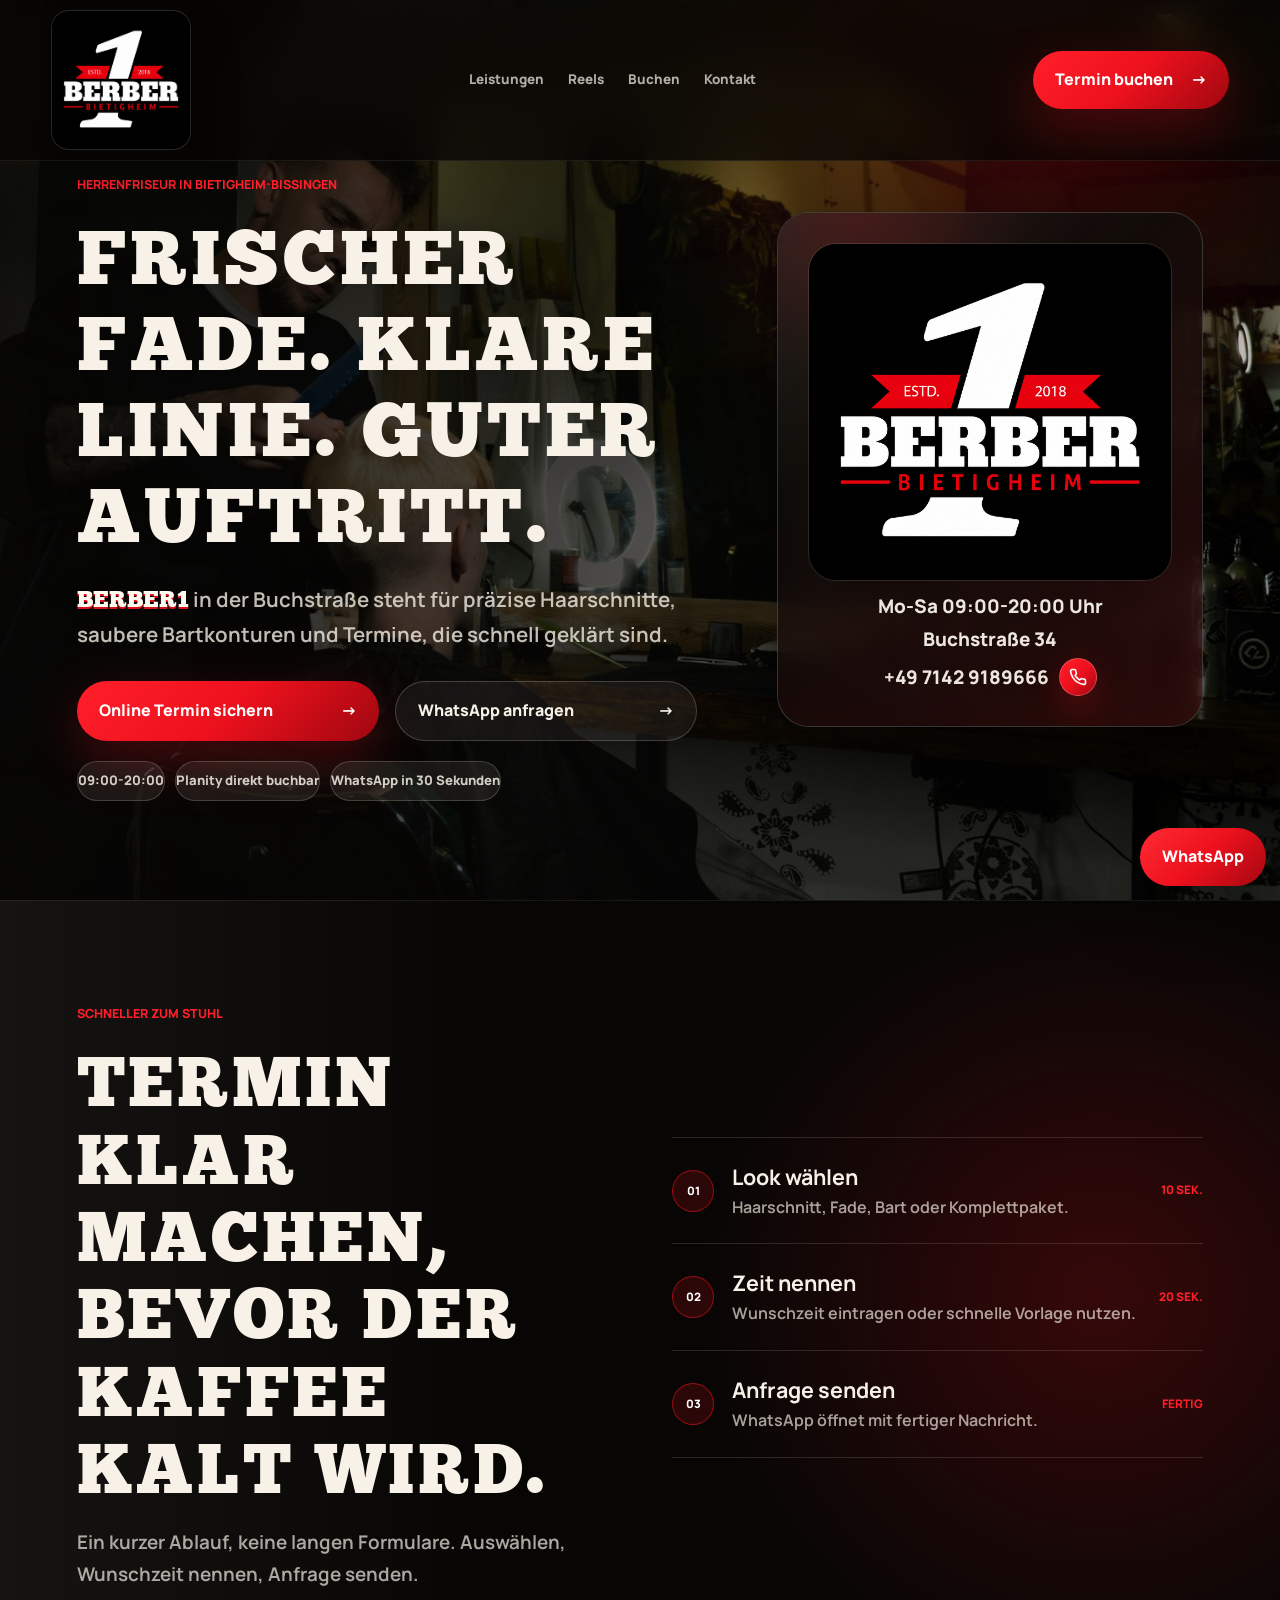
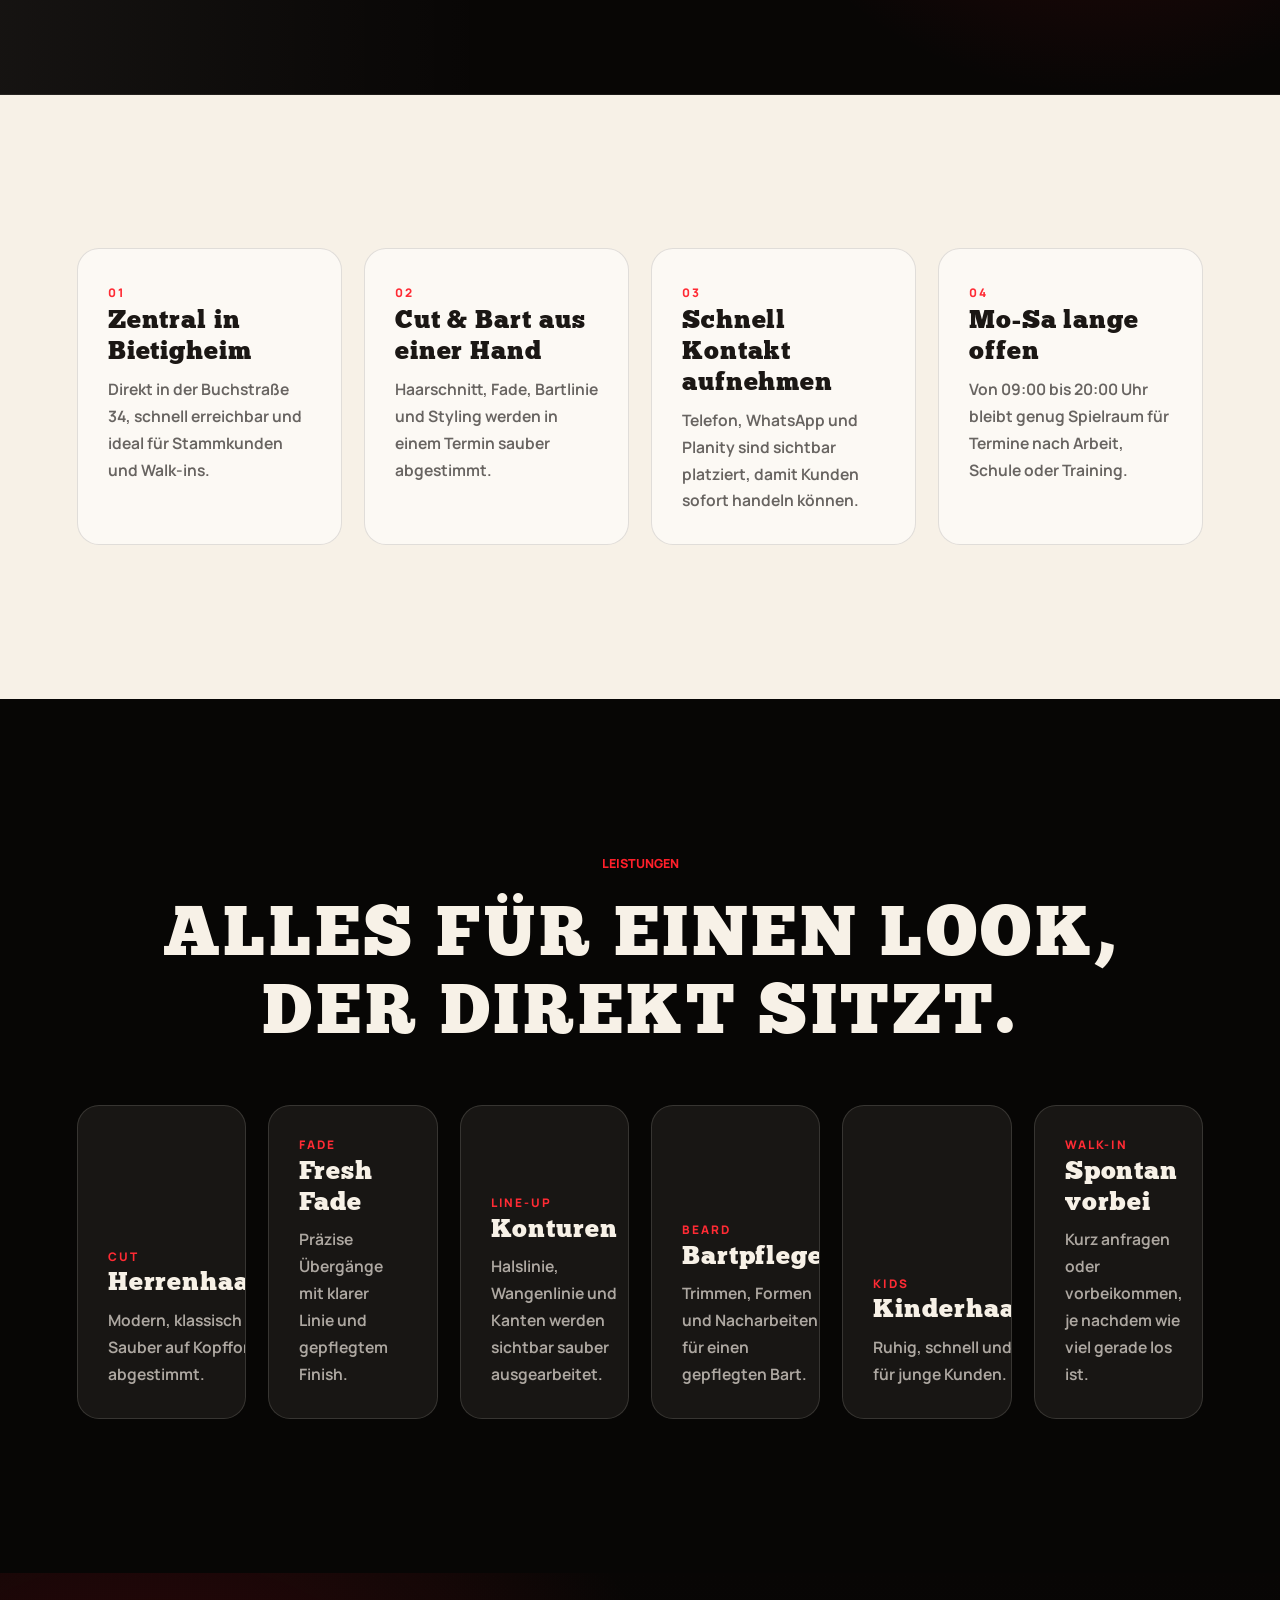
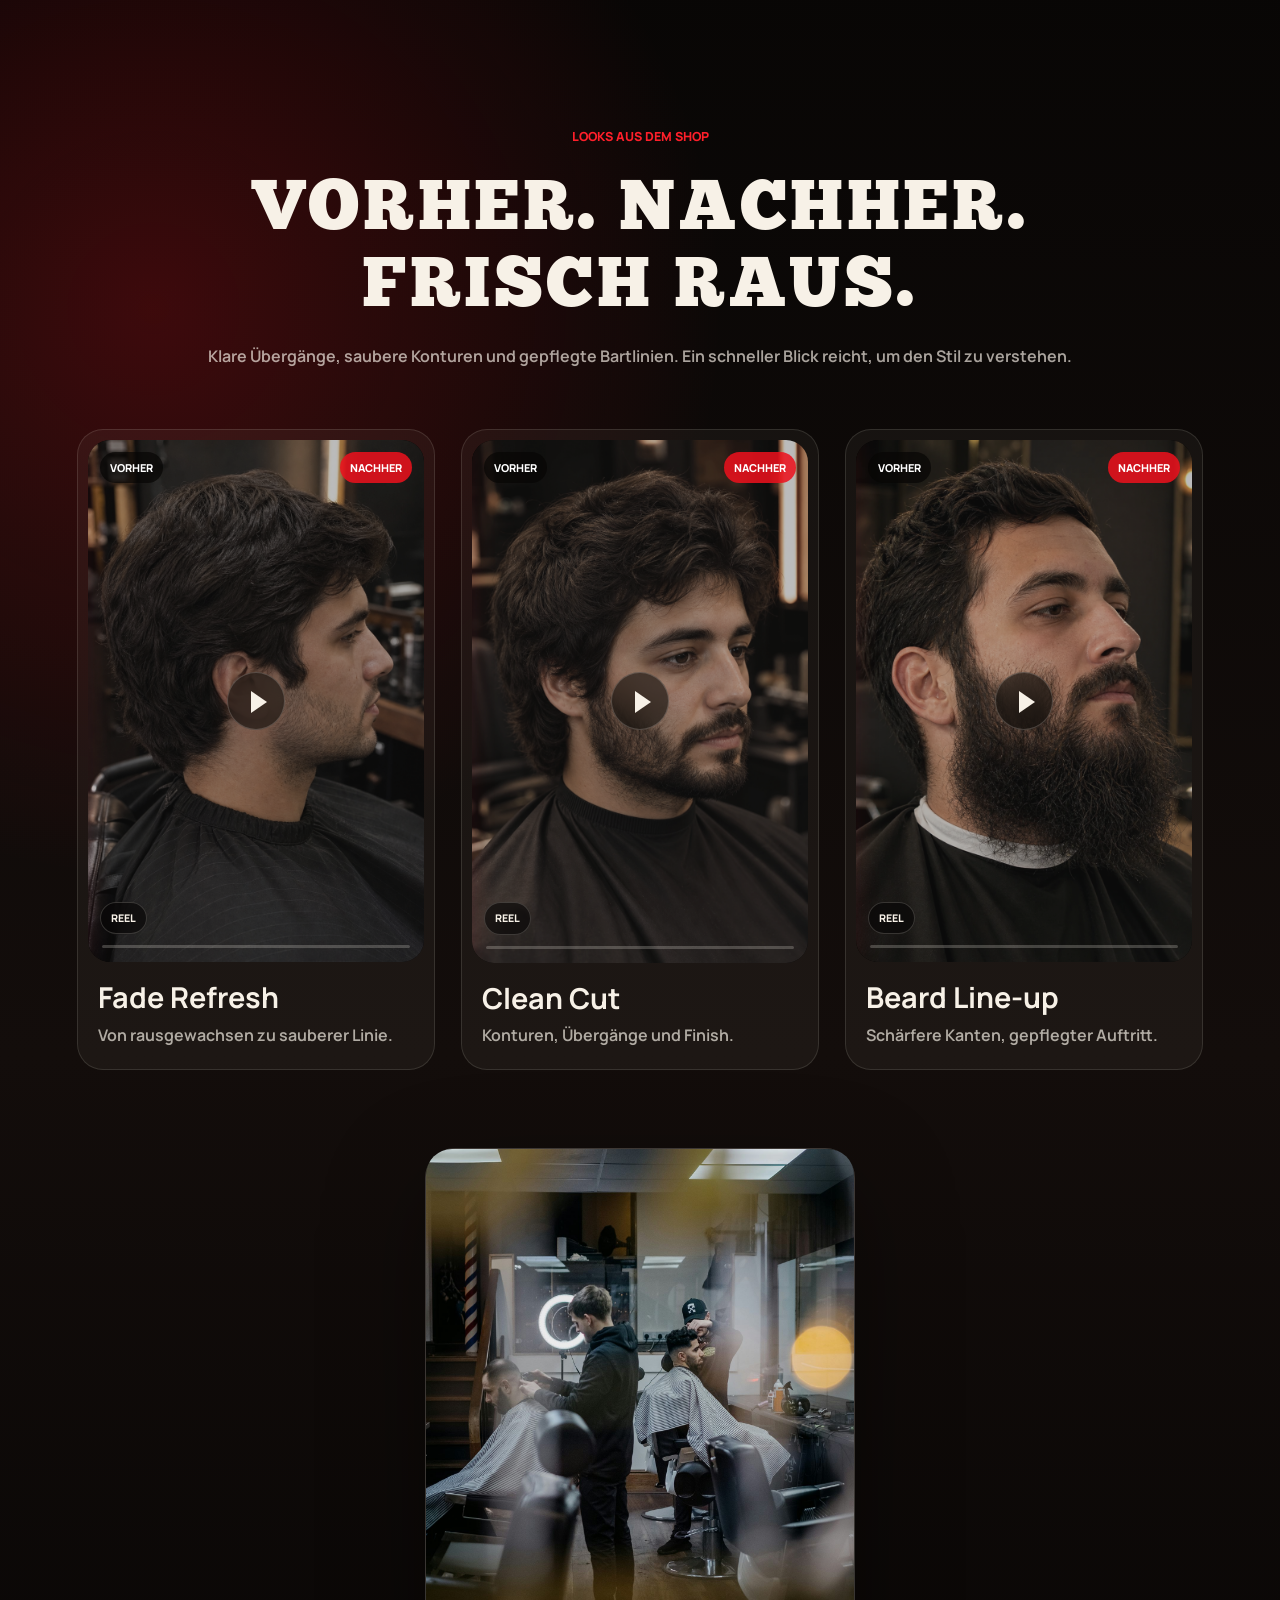
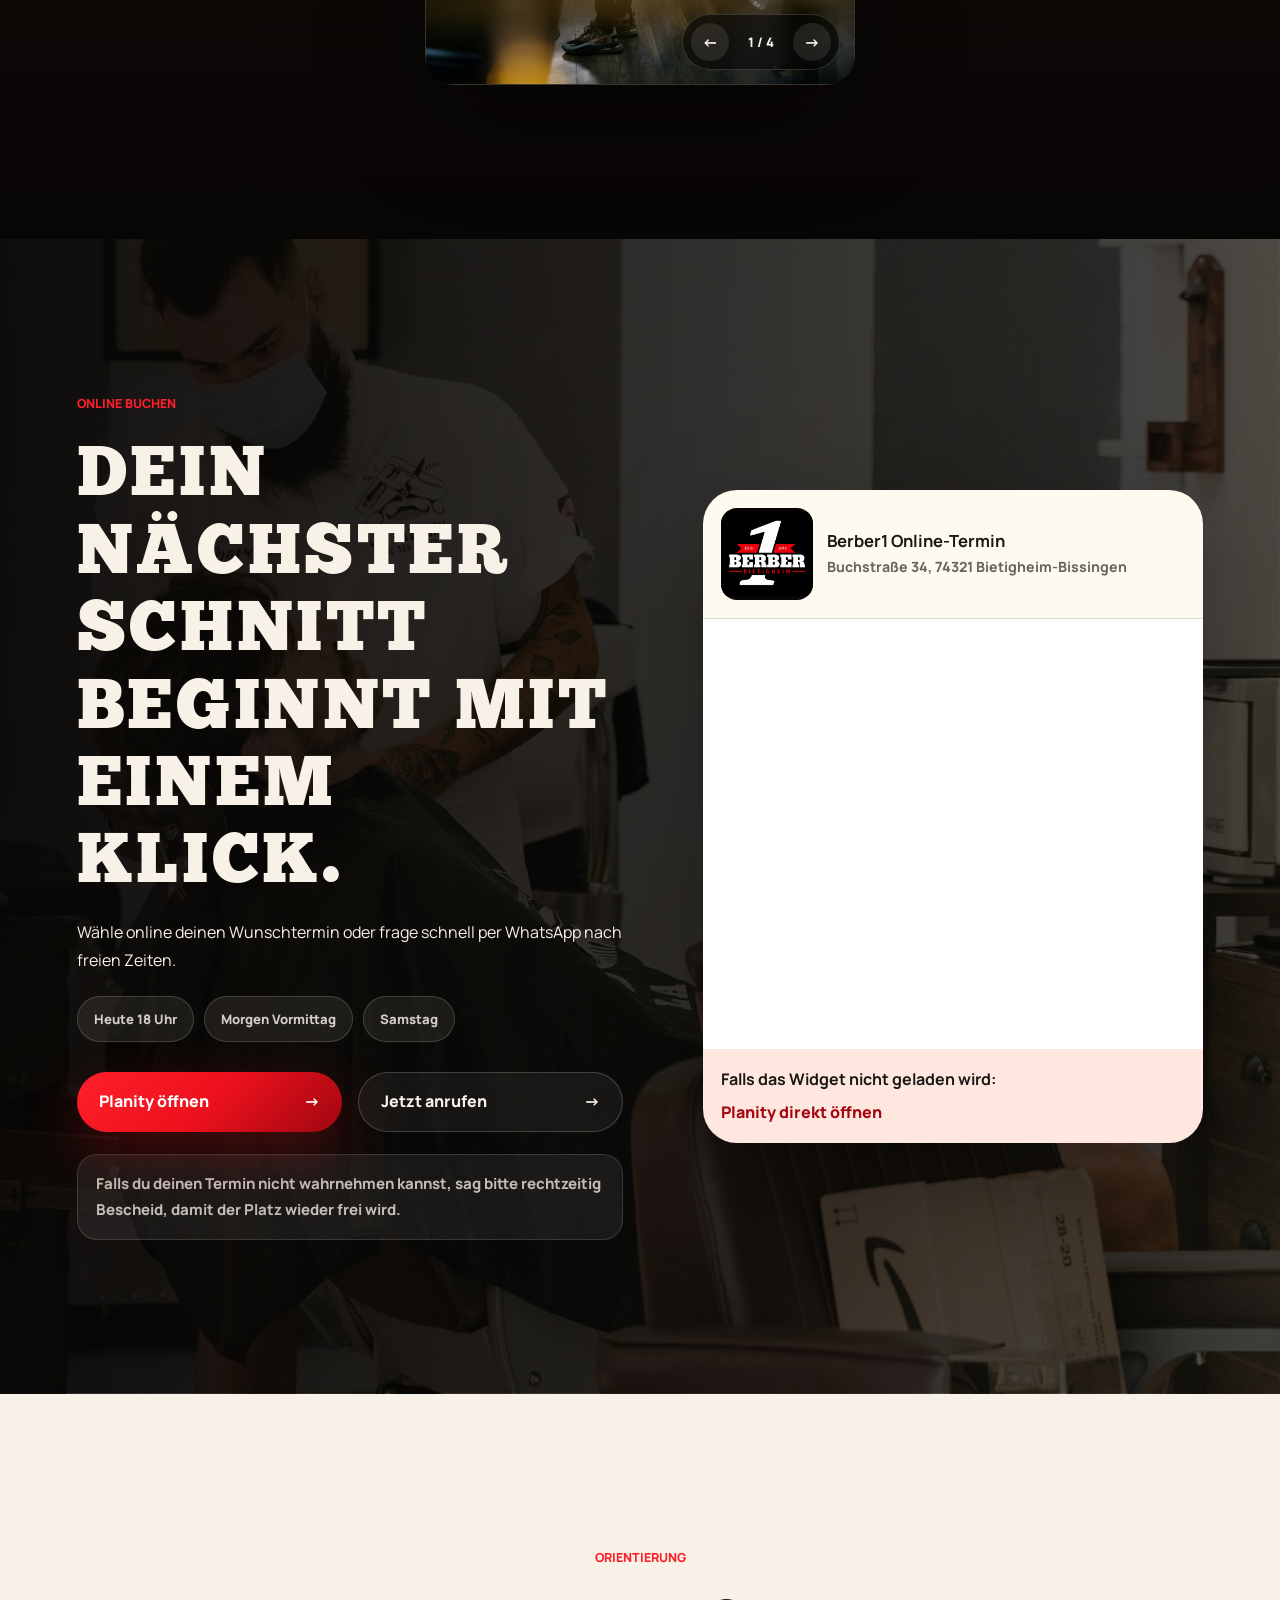
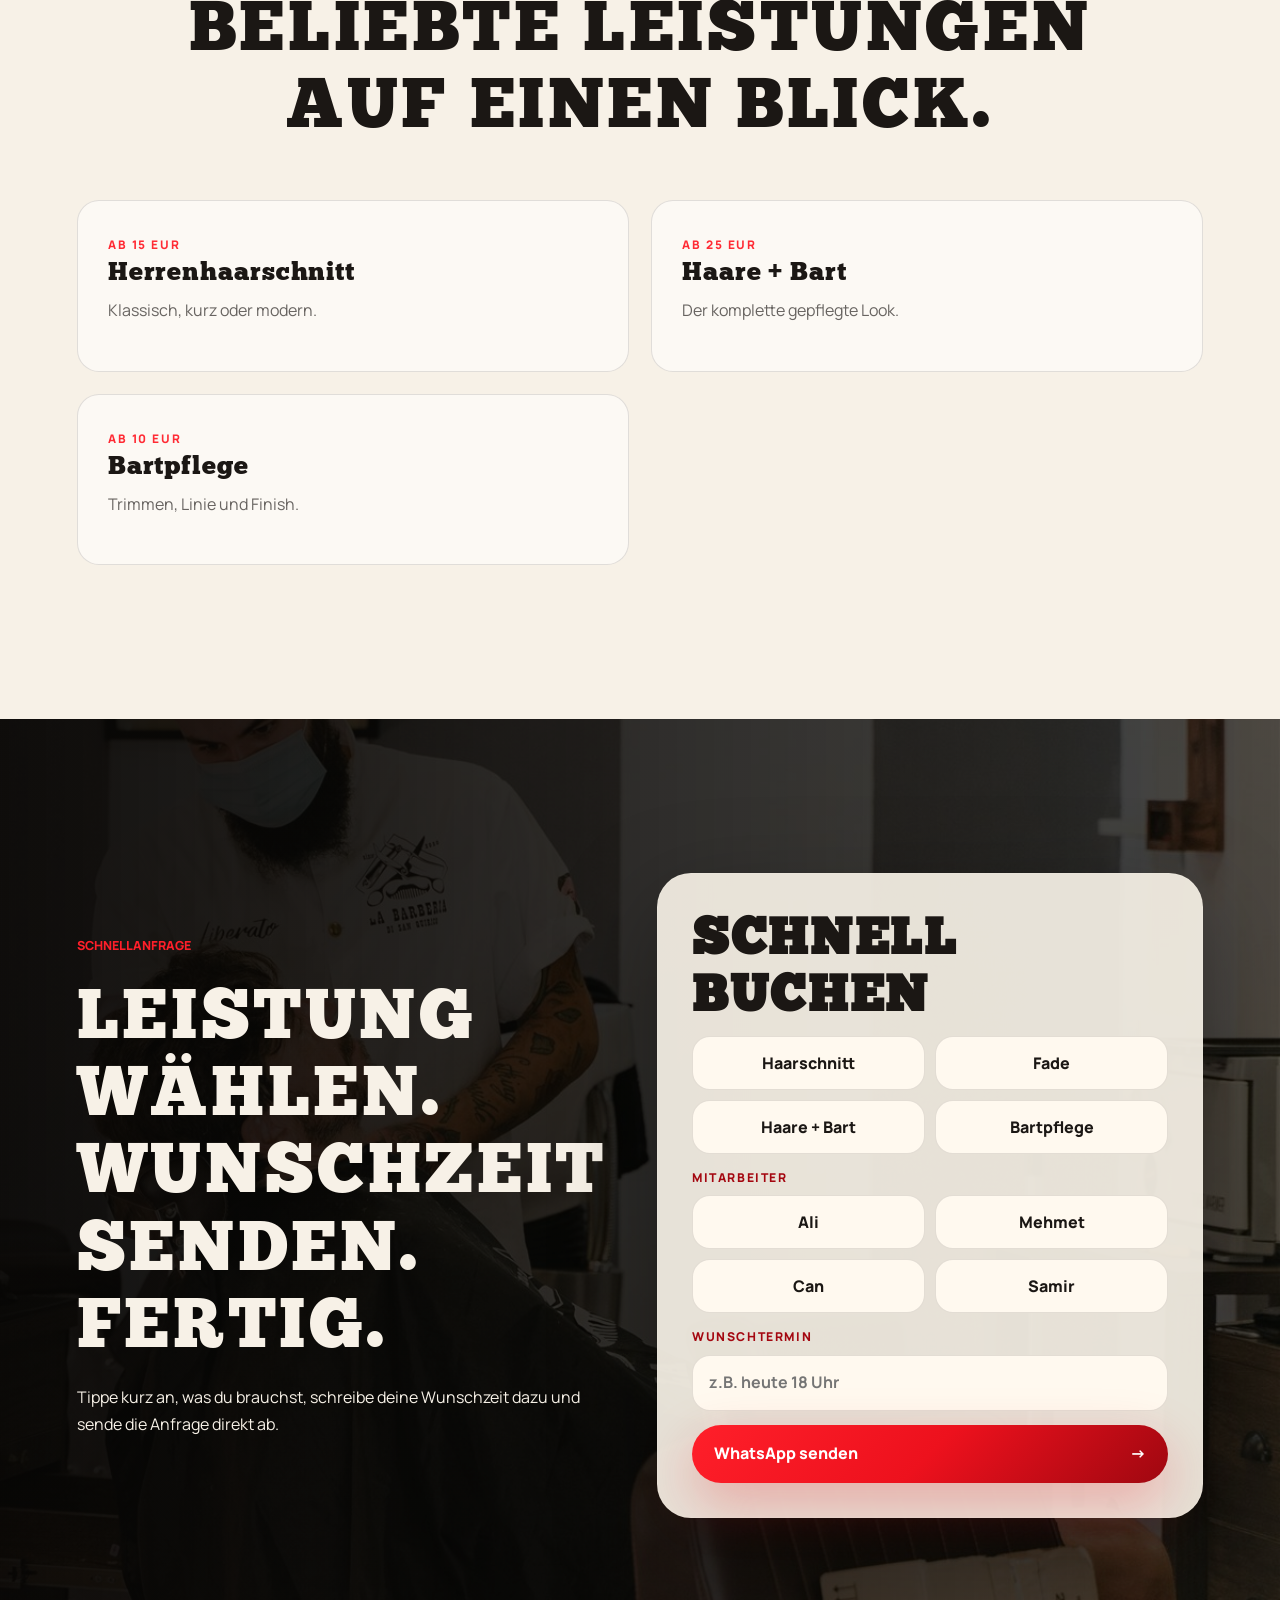
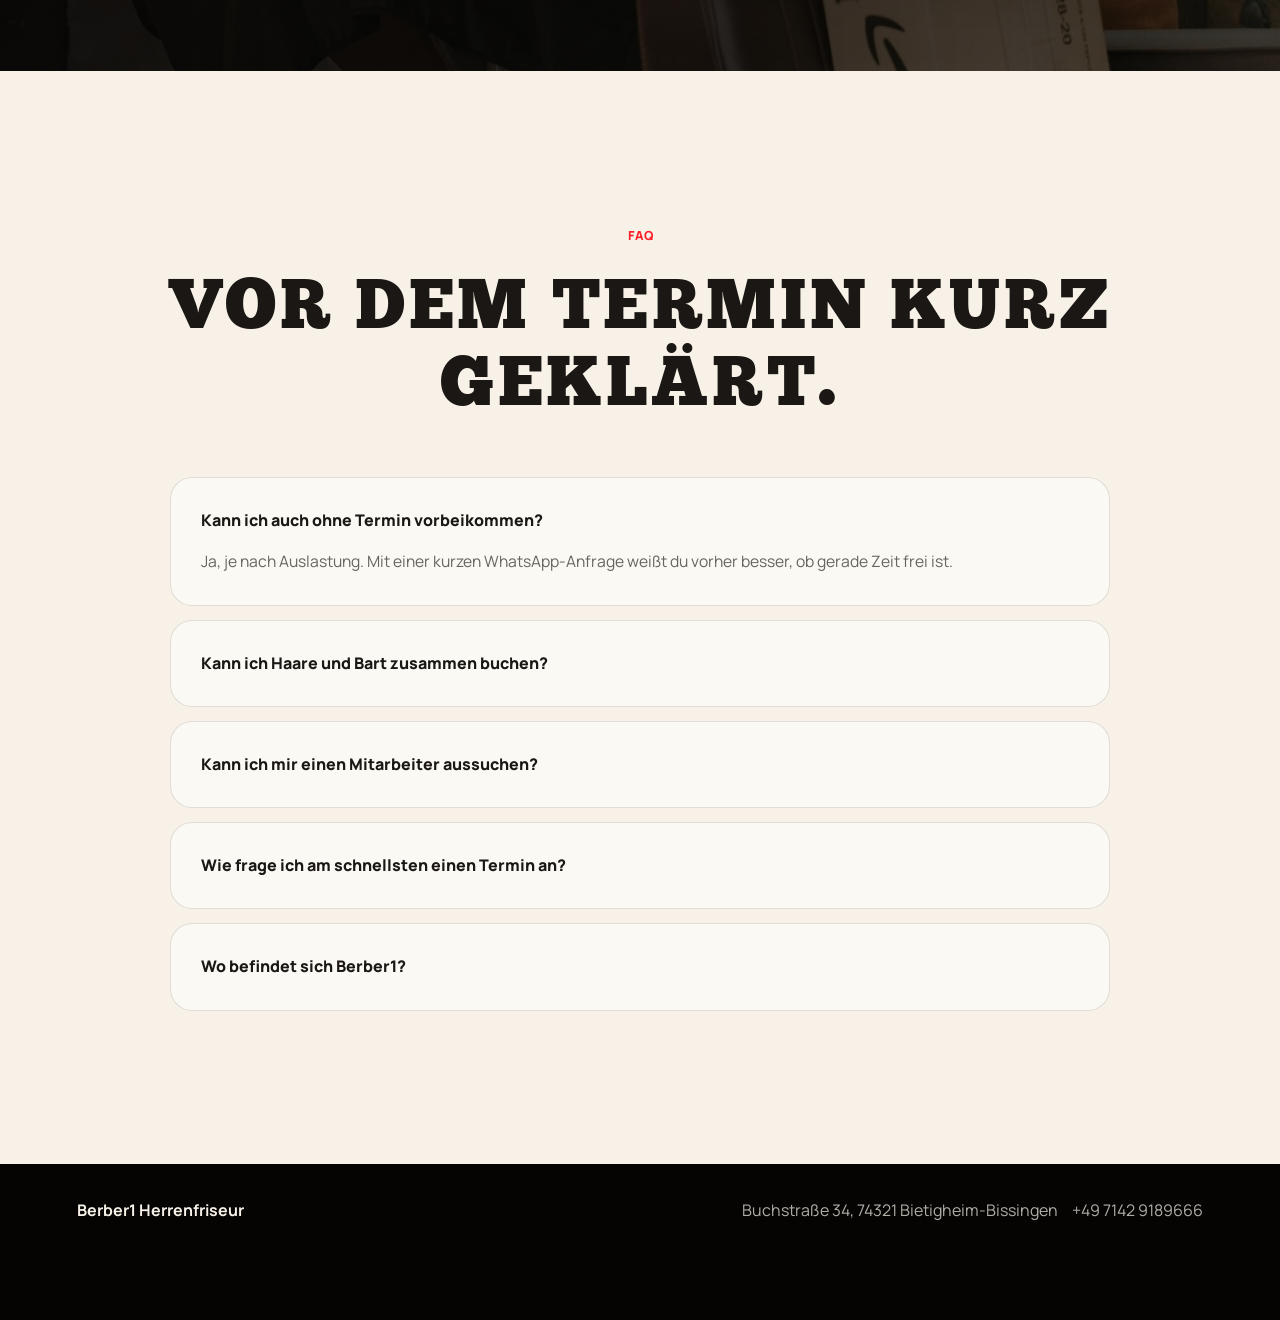
<file: index.html>
<!doctype html>
<html lang="de">
  <head>
    <meta charset="utf-8" />
    <meta name="viewport" content="width=device-width, initial-scale=1" />
    <meta name="description" content="Berber1 Herrenfriseur in Bietigheim-Bissingen: frische Fades, saubere Konturen, Bartpflege und schnelle Termine." />
    <title>Berber1 | Premium Barbershop Bietigheim</title>
    <link rel="preconnect" href="https://fonts.googleapis.com" />
    <link rel="preconnect" href="https://fonts.gstatic.com" crossorigin />
    <link href="https://fonts.googleapis.com/css2?family=Manrope:wght@400;500;650;750;850;900&display=swap" rel="stylesheet" />
    <link rel="stylesheet" href="concepts.css?v=berber1-logo-upload-final" />
  </head>
  <body class="v1 layout-one v1-polished">
    <header class="site-header">
      <a class="brand" href="#top">
        <img src="assets/berber1-logo.png" alt="Berber1 Bietigheim Logo" />
      </a>
      <button class="mobile-section-toggle" type="button" aria-expanded="false" aria-controls="mobile-section-menu">Menü</button>
      <nav aria-label="Navigation">
        <a href="#services">Leistungen</a>
        <a href="#reels">Reels</a>
        <a href="#planity">Buchen</a>
        <a href="#kontakt">Kontakt</a>
      </nav>
      <a class="header-cta" href="#planity">Termin buchen</a>
      <div class="mobile-section-menu" id="mobile-section-menu" aria-label="Schnellnavigation">
        <a href="#top">Start</a>
        <a href="#services">Leistungen</a>
        <a href="#reels">Reels</a>
        <a href="#planity">Buchen</a>
        <a href="#kontakt">Kontakt</a>
      </div>
    </header>

    <main id="top">
      <section class="hero">
        <div class="hero-copy">
          <p class="eyebrow">Herrenfriseur in Bietigheim-Bissingen</p>
          <h1>Frischer Fade. Klare Linie. Guter Auftritt.</h1>
          <p>
            <span class="brand-word">Berber1</span> in der Buchstraße steht für präzise Haarschnitte,
            saubere Bartkonturen und Termine, die schnell geklärt sind.
          </p>
          <div class="hero-actions">
            <a class="btn btn-red" href="#planity">Online Termin sichern</a>
            <a class="btn btn-outline" href="#whatsapp-widget" data-open-widget>WhatsApp anfragen</a>
          </div>
          <div class="hero-proof" aria-label="Berber1 Vorteile">
            <span>09:00-20:00</span>
            <span>Planity direkt buchbar</span>
            <span>WhatsApp in 30 Sekunden</span>
          </div>
        </div>
        <aside class="logo-card">
          <img src="assets/berber1-logo.png" alt="Berber1 Logo" />
          <div class="logo-meta">
            <span>Mo-Sa 09:00-20:00 Uhr</span>
            <span>Buchstraße 34</span>
            <div class="logo-phone-row">
              <span>+49 7142 9189666</span>
              <a class="logo-call" href="tel:+4971429189666" aria-label="Berber1 anrufen">
                <svg viewBox="0 0 24 24" aria-hidden="true">
                  <path d="M22 16.92v3a2 2 0 0 1-2.18 2 19.79 19.79 0 0 1-8.63-3.07 19.5 19.5 0 0 1-6-6A19.79 19.79 0 0 1 2.12 4.18 2 2 0 0 1 4.11 2h3a2 2 0 0 1 2 1.72c.12.9.32 1.77.59 2.61a2 2 0 0 1-.45 2.11L8.09 9.91a16 16 0 0 0 6 6l1.47-1.16a2 2 0 0 1 2.11-.45c.84.27 1.71.47 2.61.59A2 2 0 0 1 22 16.92Z" />
                </svg>
              </a>
            </div>
          </div>
        </aside>
      </section>

      <section class="booking-flow" aria-label="Schnell zum Termin">
        <div class="flow-copy">
          <p class="section-kicker">Schneller zum Stuhl</p>
          <h2>Termin klar machen, bevor der Kaffee kalt wird.</h2>
          <p>Ein kurzer Ablauf, keine langen Formulare. Ausw&auml;hlen, Wunschzeit nennen, Anfrage senden.</p>
        </div>
        <div class="flow-steps">
          <article><span>01</span><div><strong>Look w&auml;hlen</strong><p>Haarschnitt, Fade, Bart oder Komplettpaket.</p></div><em>10 Sek.</em></article>
          <article><span>02</span><div><strong>Zeit nennen</strong><p>Wunschzeit eintragen oder schnelle Vorlage nutzen.</p></div><em>20 Sek.</em></article>
          <article><span>03</span><div><strong>Anfrage senden</strong><p>WhatsApp &ouml;ffnet mit fertiger Nachricht.</p></div><em>fertig</em></article>
        </div>
      </section>

      <section class="light">
        <div class="trust-grid">
          <article class="trust-card"><span>01</span><h3>Zentral in Bietigheim</h3><p>Direkt in der Buchstraße 34, schnell erreichbar und ideal für Stammkunden und Walk-ins.</p></article>
          <article class="trust-card"><span>02</span><h3>Cut & Bart aus einer Hand</h3><p>Haarschnitt, Fade, Bartlinie und Styling werden in einem Termin sauber abgestimmt.</p></article>
          <article class="trust-card"><span>03</span><h3>Schnell Kontakt aufnehmen</h3><p>Telefon, WhatsApp und Planity sind sichtbar platziert, damit Kunden sofort handeln können.</p></article>
          <article class="trust-card"><span>04</span><h3>Mo-Sa lange offen</h3><p>Von 09:00 bis 20:00 Uhr bleibt genug Spielraum f&uuml;r Termine nach Arbeit, Schule oder Training.</p></article>
        </div>
      </section>

      <section id="services">
        <div class="section-heading">
          <p class="section-kicker">Leistungen</p>
          <h2>Alles für einen Look, der direkt sitzt.</h2>
        </div>
        <div class="service-grid">
          <article class="service-card"><span>Cut</span><h3>Herrenhaarschnitt</h3><p>Modern, klassisch oder kurz. Sauber auf Kopfform und Stil abgestimmt.</p></article>
          <article class="service-card"><span>Fade</span><h3>Fresh Fade</h3><p>Präzise Übergänge mit klarer Linie und gepflegtem Finish.</p></article>
          <article class="service-card"><span>Line-up</span><h3>Konturen</h3><p>Halslinie, Wangenlinie und Kanten werden sichtbar sauber ausgearbeitet.</p></article>
          <article class="service-card"><span>Beard</span><h3>Bartpflege</h3><p>Trimmen, Formen und Nacharbeiten für einen gepflegten Bart.</p></article>
          <article class="service-card"><span>Kids</span><h3>Kinderhaarschnitt</h3><p>Ruhig, schnell und unkompliziert für junge Kunden.</p></article>
          <article class="service-card"><span>Walk-in</span><h3>Spontan vorbei</h3><p>Kurz anfragen oder vorbeikommen, je nachdem wie viel gerade los ist.</p></article>
        </div>
      </section>

      <section class="social-section" id="reels">
        <div class="social-shell">
          <div class="section-heading">
            <p class="section-kicker">Looks aus dem Shop</p>
            <h2>Vorher. Nachher. Frisch raus.</h2>
            <p>Klare Übergänge, saubere Konturen und gepflegte Bartlinien. Ein schneller Blick reicht, um den Stil zu verstehen.</p>
          </div>

          <div class="social-layout">
            <div class="reel-grid" aria-label="Instagram Reels Vorher Nachher">
              <article class="reel-card">
                <div class="before-after-frame reel-video">
                  <img src="assets/reel-fade-before.png" alt="Vorher mittellange Seiten vor dem Fade Refresh" />
                  <img src="assets/reel-fade-after.png" alt="Nachher kurzer sauberer Fade mit mittellangem Deckhaar" />
                  <span class="before-label">Vorher</span>
                  <span class="after-label">Nachher</span>
                  <span class="reel-badge">Reel</span>
                  <div class="play-mark" aria-hidden="true"></div>
                </div>
                <h3>Fade Refresh</h3>
                <p>Von rausgewachsen zu sauberer Linie.</p>
              </article>

              <article class="reel-card">
                <div class="before-after-frame reel-video">
                  <img src="assets/reel-clean-before.png" alt="Vorher mittellange Haare ohne klare Konturen" />
                  <img src="assets/reel-clean-after.png" alt="Nachher sehr kurze Seiten und kantige Konturen" />
                  <span class="before-label">Vorher</span>
                  <span class="after-label">Nachher</span>
                  <span class="reel-badge">Reel</span>
                  <div class="play-mark" aria-hidden="true"></div>
                </div>
                <h3>Clean Cut</h3>
                <p>Konturen, Übergänge und Finish.</p>
              </article>

              <article class="reel-card">
                <div class="before-after-frame reel-video">
                  <img src="assets/reel-beard-before.png" alt="Vorher langer ungepflegter Bart" />
                  <img src="assets/reel-beard-after.png" alt="Nachher gepflegter Bart mit gekürzten Seiten und sauberer Linie" />
                  <span class="before-label">Vorher</span>
                  <span class="after-label">Nachher</span>
                  <span class="reel-badge">Reel</span>
                  <div class="play-mark" aria-hidden="true"></div>
                </div>
                <h3>Beard Line-up</h3>
                <p>Schärfere Kanten, gepflegter Auftritt.</p>
              </article>
            </div>

            <div class="gallery-card" aria-label="Berber1 Galerie">
              <div class="gallery-slider" data-gallery>
                <figure class="gallery-slide is-active">
                  <img src="assets/barber-shop.jpg" alt="Berber1 Shop Atmosphäre" />
                </figure>
                <figure class="gallery-slide">
                  <img src="assets/barber-beard.jpg" alt="Bartpflege und Konturen" />
                </figure>
                <figure class="gallery-slide">
                  <img src="assets/barber-chair.jpg" alt="Barberstuhl und Vorbereitung" />
                </figure>
                <figure class="gallery-slide">
                  <img src="assets/barber-hero.jpg" alt="Moderner Herrenhaarschnitt" />
                </figure>
                <div class="gallery-controls">
                  <button type="button" data-gallery-prev aria-label="Vorheriges Bild">←</button>
                  <span id="galleryCounter">1 / 4</span>
                  <button type="button" data-gallery-next aria-label="Nächstes Bild">→</button>
                </div>
              </div>
            </div>
          </div>
        </div>
      </section>

      <section class="booking-section" id="planity">
        <div>
          <p class="section-kicker">Online buchen</p>
          <h2>Dein nächster Schnitt beginnt mit einem Klick.</h2>
          <p>Wähle online deinen Wunschtermin oder frage schnell per WhatsApp nach freien Zeiten.</p>
          <div class="quick-slots" aria-label="Schnelle Terminanfragen">
            <button type="button" data-open-widget data-preset-time="Heute ab 18 Uhr">Heute 18 Uhr</button>
            <button type="button" data-open-widget data-preset-time="Morgen Vormittag">Morgen Vormittag</button>
            <button type="button" data-open-widget data-preset-time="Samstag">Samstag</button>
          </div>
          <div class="actions">
            <a class="btn btn-red" href="https://www.planity.com/de-DE/berber1-74321-bietigheim-bissingen" target="_blank" rel="noreferrer">Planity öffnen</a>
            <a class="btn btn-outline" href="tel:+4971429189666">Jetzt anrufen</a>
          </div>
          <p class="booking-note">Falls du deinen Termin nicht wahrnehmen kannst, sag bitte rechtzeitig Bescheid, damit der Platz wieder frei wird.</p>
        </div>
        <div class="planity-panel">
          <div class="planity-head">
            <img src="assets/berber1-logo.png" alt="Berber1 Logo" />
            <div><strong>Berber1 Online-Termin</strong><span>Buchstraße 34, 74321 Bietigheim-Bissingen</span></div>
          </div>
          <iframe src="https://www.planity.com/de-DE/berber1-74321-bietigheim-bissingen" title="Berber1 Planity Online-Buchung" loading="lazy"></iframe>
          <div class="planity-fallback"><strong>Falls das Widget nicht geladen wird:</strong><a href="https://www.planity.com/de-DE/berber1-74321-bietigheim-bissingen" target="_blank" rel="noreferrer">Planity direkt öffnen</a></div>
        </div>
      </section>

      <section class="light">
        <div class="section-heading">
          <p class="section-kicker">Orientierung</p>
          <h2>Beliebte Leistungen auf einen Blick.</h2>
        </div>
        <div class="price-grid">
          <article class="price-card"><span>ab 15 EUR</span><h3>Herrenhaarschnitt</h3><p>Klassisch, kurz oder modern.</p></article>
          <article class="price-card"><span>ab 25 EUR</span><h3>Haare + Bart</h3><p>Der komplette gepflegte Look.</p></article>
          <article class="price-card"><span>ab 10 EUR</span><h3>Bartpflege</h3><p>Trimmen, Linie und Finish.</p></article>
        </div>
      </section>

      <section id="kontakt" class="booking-section">
        <div>
          <p class="section-kicker">Schnellanfrage</p>
          <h2>Leistung wählen. Wunschzeit senden. Fertig.</h2>
          <p>Tippe kurz an, was du brauchst, schreibe deine Wunschzeit dazu und sende die Anfrage direkt ab.</p>
        </div>
        <div class="quick-book">
          <strong>Schnell buchen</strong>
          <div class="service-picker">
            <button type="button" data-service="Herrenhaarschnitt">Haarschnitt</button>
            <button type="button" data-service="Fade">Fade</button>
            <button type="button" data-service="Haare + Bart">Haare + Bart</button>
            <button type="button" data-service="Bartpflege">Bartpflege</button>
          </div>
          <div class="quick-book-group">
            <span>Mitarbeiter</span>
            <div class="service-picker">
              <button type="button" data-staff="Ali">Ali</button>
              <button type="button" data-staff="Mehmet">Mehmet</button>
              <button type="button" data-staff="Can">Can</button>
              <button type="button" data-staff="Samir">Samir</button>
            </div>
          </div>
          <label><span>Wunschtermin</span><input id="bookingNote" placeholder="z.B. heute 18 Uhr" /></label>
          <a class="btn btn-red" id="bookingWhatsapp" href="https://wa.me/4971429189666?text=Hallo%20Berber1%2C%20ich%20m%C3%B6chte%20einen%20Termin%20anfragen">WhatsApp senden</a>
        </div>
      </section>

      <section class="light">
        <div class="section-heading">
          <p class="section-kicker">FAQ</p>
          <h2>Vor dem Termin kurz geklärt.</h2>
        </div>
        <div class="faq-list">
          <details open><summary>Kann ich auch ohne Termin vorbeikommen?</summary><p>Ja, je nach Auslastung. Mit einer kurzen WhatsApp-Anfrage weißt du vorher besser, ob gerade Zeit frei ist.</p></details>
          <details><summary>Kann ich Haare und Bart zusammen buchen?</summary><p>Ja, Haare + Bart ist ideal, wenn Schnitt, Übergänge und Konturen in einem Termin sauber abgestimmt werden sollen.</p></details>
          <details><summary>Kann ich mir einen Mitarbeiter aussuchen?</summary><p>Ja, im WhatsApp-Widget kannst du einen Wunschmitarbeiter auswählen. Wenn er frei ist, wird der Termin entsprechend geplant.</p></details>
          <details><summary>Wie frage ich am schnellsten einen Termin an?</summary><p>Unten rechts auf WhatsApp tippen, Leistung, Mitarbeiter und Wunschzeit auswählen und die vorbereitete Nachricht senden.</p></details>
          <details><summary>Wo befindet sich Berber1?</summary><p>Buchstraße 34, 74321 Bietigheim-Bissingen. Geöffnet ist Montag bis Samstag von 09:00 bis 20:00 Uhr.</p></details>
        </div>
      </section>
    </main>

    <aside class="whatsapp-panel" id="whatsapp-widget" aria-hidden="true">
      <button class="widget-close" type="button" aria-label="WhatsApp Anfrage schließen" data-close-widget>x</button>
      <p class="section-kicker">WhatsApp-Anfrage</p>
      <strong>Was möchtest du buchen?</strong>
      <div class="widget-group">
        <span>Leistung</span>
        <div class="widget-options">
          <button type="button" data-widget-service="Herrenhaarschnitt">Haarschnitt</button>
          <button type="button" data-widget-service="Fade">Fade</button>
          <button type="button" data-widget-service="Haare + Bart">Haare + Bart</button>
          <button type="button" data-widget-service="Bartpflege">Bartpflege</button>
        </div>
      </div>
      <div class="widget-group">
        <span>Bei wem möchtest du den Termin?</span>
        <div class="widget-options">
          <button type="button" data-widget-staff="Ali">Ali</button>
          <button type="button" data-widget-staff="Mehmet">Mehmet</button>
          <button type="button" data-widget-staff="Can">Can</button>
          <button type="button" data-widget-staff="Samir">Samir</button>
        </div>
      </div>
      <div class="widget-group">
        <span>Wunschzeit</span>
        <div class="widget-options">
          <button type="button" data-widget-time="Heute ab 18 Uhr">Heute 18 Uhr</button>
          <button type="button" data-widget-time="Morgen Vormittag">Morgen Vormittag</button>
          <button type="button" data-widget-time="Samstag">Samstag</button>
          <button type="button" data-widget-time="Flexibel">Flexibel</button>
        </div>
      </div>
      <label><span>Oder eigene Zeit</span><input id="widgetTime" placeholder="z.B. Freitag 17:30 Uhr" /></label>
      <a class="btn btn-red" id="widgetWhatsapp" href="https://wa.me/4971429189666?text=Hallo%20Berber1%2C%20ich%20m%C3%B6chte%20einen%20Termin%20anfragen">Anfrage senden</a>
    </aside>
    <button class="floating-whatsapp" type="button" data-open-widget>WhatsApp</button>
    <footer><strong>Berber1 Herrenfriseur</strong><div><span>Buchstraße 34, 74321 Bietigheim-Bissingen</span><a href="tel:+4971429189666">+49 7142 9189666</a></div></footer>
    <script src="script.js?v=berber1-logo-upload-final"></script>
  </body>
</html>
</file>
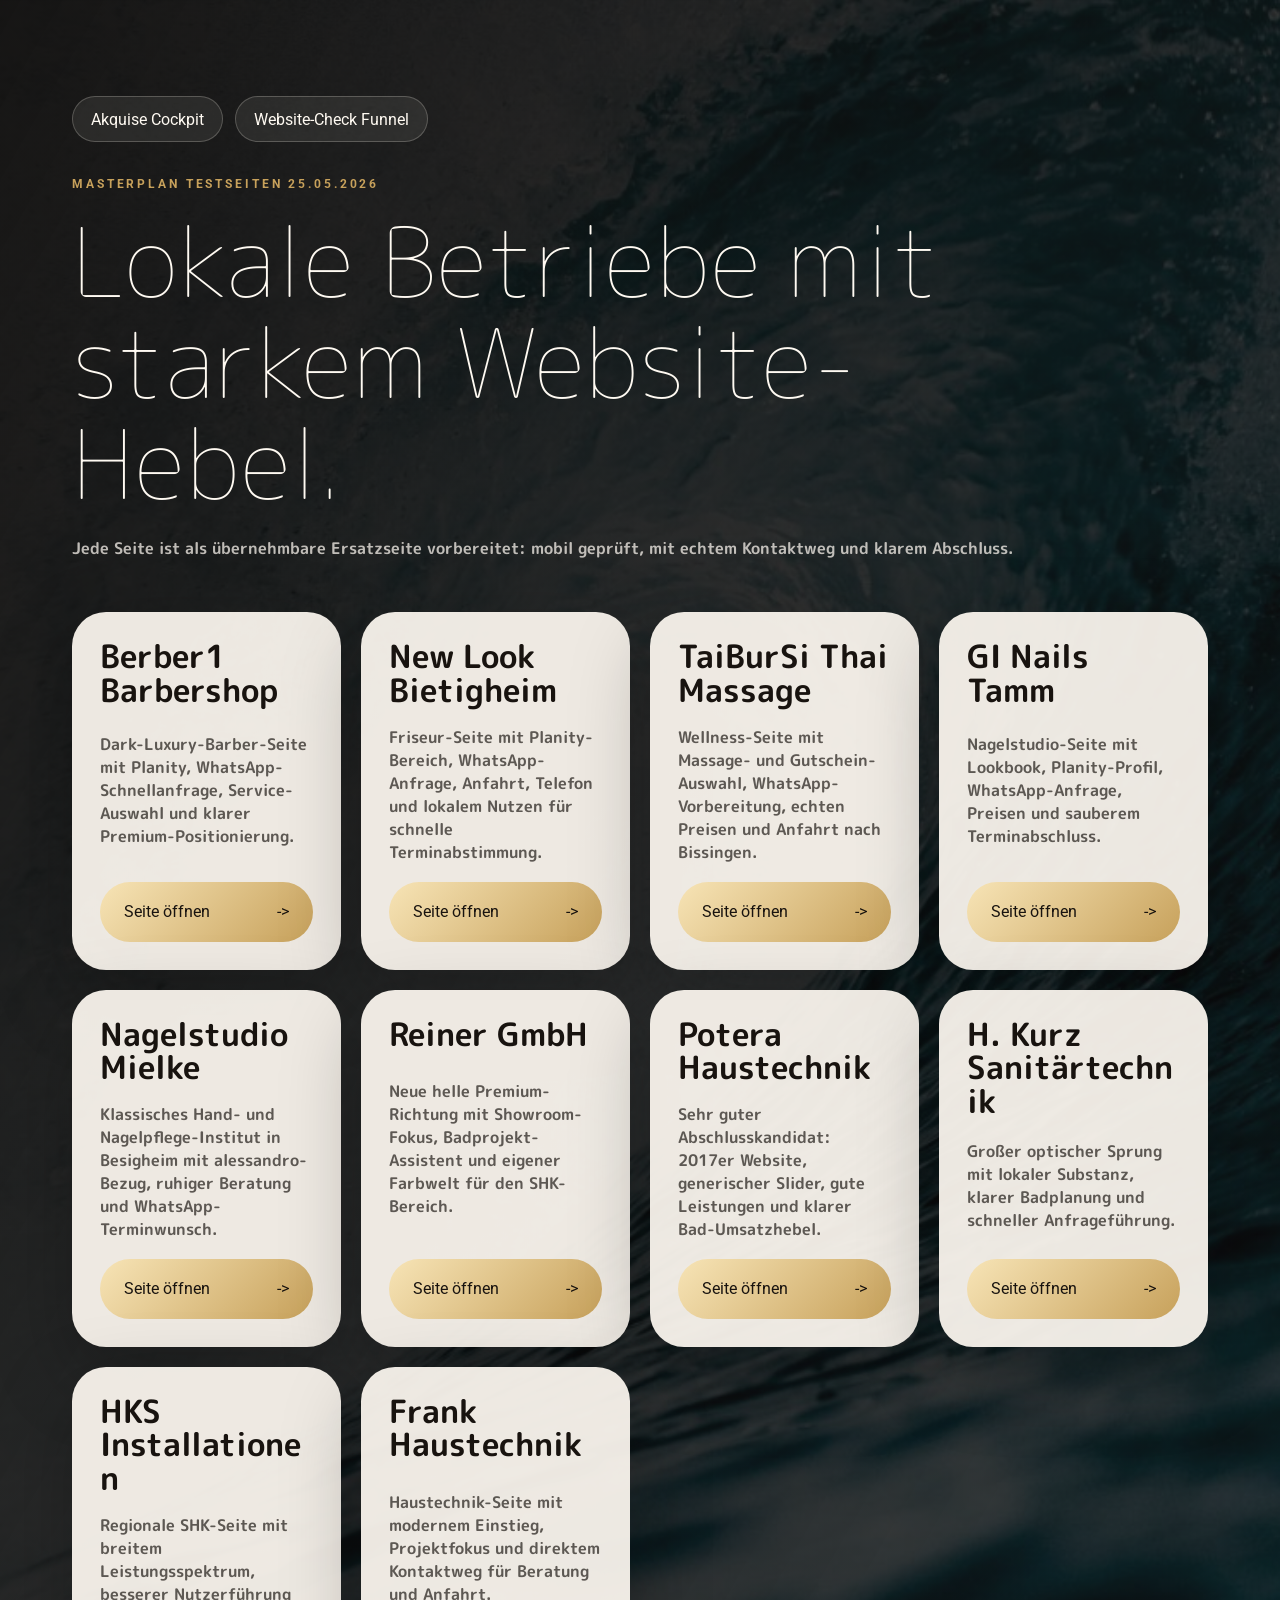
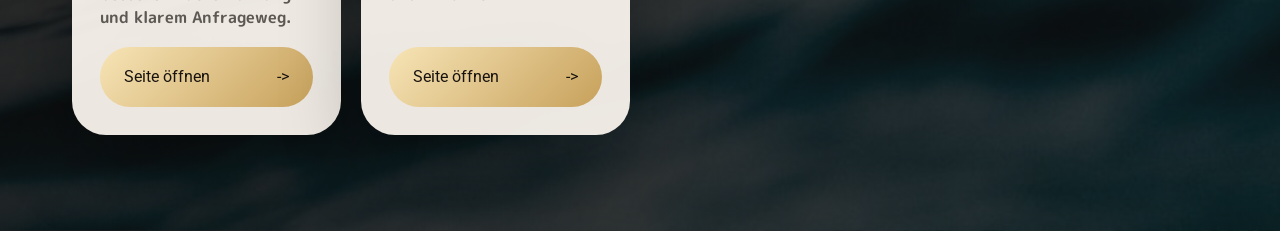
<file: demos/index.html>
<!doctype html>
<html lang="de">
  <head>
    <meta charset="utf-8" />
    <meta name="viewport" content="width=device-width, initial-scale=1" />
      <title>Masterplan Webseiten | Testübersicht</title>
    <style>
      @import url("https://fonts.googleapis.com/css2?family=M+PLUS+Rounded+1c:wght@100;300;500;800&family=Roboto:wght@700&display=swap");
      * { box-sizing: border-box; }
      body {
        margin: 0;
        min-height: 100svh;
        color: #fffaf2;
        background:
          linear-gradient(120deg, rgba(13, 12, 11, .96), rgba(13, 12, 11, .74)),
          url("potera-haustechnik/assets/callout.jpg");
        background-size: cover;
        background-position: center;
        font-family: "M PLUS Rounded 1c", system-ui, sans-serif;
        overflow-x: hidden;
      }
      main {
        width: min(1180px, 100%);
        margin: 0 auto;
        padding: clamp(44px, 8vw, 96px) 22px;
      }
      p,
      h1,
      h2,
      a {
        overflow-wrap: anywhere;
      }
      p { color: rgba(255, 250, 242, .72); font-weight: 700; }
      .top-links {
        display: flex;
        flex-wrap: wrap;
        gap: 12px;
        margin-bottom: 34px;
      }
      .top-links a {
        min-height: 46px;
        padding: 12px 18px;
        border: 1px solid rgba(255, 250, 242, .22);
        color: #fffaf2;
        background: rgba(255, 250, 242, .08);
      }
      .top-links a::after { content: ""; }
      .kicker {
        margin: 0 0 20px;
        color: #c7a15b;
        font-family: Roboto, sans-serif;
        font-size: .78rem;
        letter-spacing: .18rem;
        text-transform: uppercase;
      }
      h1 {
        max-width: 900px;
        margin: 0 0 24px;
        font-size: clamp(3rem, 8vw, 6rem);
        font-weight: 100;
        letter-spacing: .08rem;
        line-height: 1.05;
      }
      .grid {
        display: grid;
        gap: 20px;
        margin-top: 52px;
        min-width: 0;
      }
      article {
        display: grid;
        gap: 18px;
        min-width: 0;
        min-height: 310px;
        padding: 28px;
        border-radius: 34px;
        background: rgba(255, 250, 242, .92);
        color: #18130f;
        box-shadow: 0 28px 80px rgba(0,0,0,.26);
      }
      article p { color: rgba(24, 19, 15, .68); margin: 0; }
      h2 { margin: 0; font-size: 2rem; line-height: 1.05; }
      a {
        align-self: end;
        display: inline-flex;
        align-items: center;
        justify-content: space-between;
        min-height: 60px;
        padding: 16px 24px;
        border-radius: 999px;
        color: #18130f;
        background: linear-gradient(135deg, #f7e4b6, #c7a15b);
        font-family: Roboto, sans-serif;
        text-decoration: none;
      }
      a::after { content: "->"; }
      @media (max-width: 759px) {
        main { padding-inline: 20px; }
        .top-links { display: grid; grid-template-columns: 1fr; gap: 10px; max-width: 260px; }
        .top-links a { min-width: 0; padding-inline: 12px; font-size: .86rem; }
        h1 {
          max-width: 11ch;
          font-size: clamp(2rem, 8.4vw, 2.55rem);
          line-height: 1.08;
          overflow-wrap: normal;
          word-break: normal;
        }
        main > p:not(.kicker) { max-width: 32ch; }
        article { min-height: 280px; padding: 26px; border-radius: 28px; }
        h2 { font-size: 1.72rem; }
        article a { width: min(100%, 280px); justify-content: center; }
      }
      @media (min-width: 760px) {
        .grid { grid-template-columns: repeat(2, 1fr); }
      }
      @media (min-width: 1100px) {
        .grid { grid-template-columns: repeat(4, 1fr); }
      }
    </style>
  </head>
  <body>
    <main>
      <div class="top-links">
        <a href="../akquise-cockpit.html">Akquise Cockpit</a>
        <a href="../funnel/index.html">Website-Check Funnel</a>
      </div>
      <p class="kicker">Masterplan Testseiten 25.05.2026</p>
      <h1>Lokale Betriebe mit starkem Website-Hebel.</h1>
      <p>
        Jede Seite ist als übernehmbare Ersatzseite vorbereitet:
        mobil geprüft, mit echtem Kontaktweg und klarem Abschluss.
      </p>
      <div class="grid">
        <article>
          <h2>Berber1 Barbershop</h2>
          <p>Dark-Luxury-Barber-Seite mit Planity, WhatsApp-Schnellanfrage, Service-Auswahl und klarer Premium-Positionierung.</p>
          <a href="berber1-barbershop/index.html">Seite öffnen</a>
        </article>
        <article>
          <h2>New Look Bietigheim</h2>
          <p>Friseur-Seite mit Planity-Bereich, WhatsApp-Anfrage, Anfahrt, Telefon und lokalem Nutzen für schnelle Terminabstimmung.</p>
          <a href="new-look-bietigheim/index.html">Seite öffnen</a>
        </article>
        <article>
          <h2>TaiBurSi Thai Massage</h2>
          <p>Wellness-Seite mit Massage- und Gutschein-Auswahl, WhatsApp-Vorbereitung, echten Preisen und Anfahrt nach Bissingen.</p>
          <a href="bursi-thaimassage/index.html">Seite öffnen</a>
        </article>
        <article>
          <h2>GI Nails Tamm</h2>
          <p>Nagelstudio-Seite mit Lookbook, Planity-Profil, WhatsApp-Anfrage, Preisen und sauberem Terminabschluss.</p>
          <a href="gi-nails-tamm/index.html">Seite öffnen</a>
        </article>
        <article>
          <h2>Nagelstudio Mielke</h2>
          <p>Klassisches Hand- und Nagelpflege-Institut in Besigheim mit alessandro-Bezug, ruhiger Beratung und WhatsApp-Terminwunsch.</p>
          <a href="nagelstudio-mielke-besigheim/index.html">Seite öffnen</a>
        </article>
        <article>
          <h2>Reiner GmbH</h2>
          <p>Neue helle Premium-Richtung mit Showroom-Fokus, Badprojekt-Assistent und eigener Farbwelt für den SHK-Bereich.</p>
          <a href="reiner-gmbh/index.html">Seite öffnen</a>
        </article>
        <article>
          <h2>Potera Haustechnik</h2>
          <p>Sehr guter Abschlusskandidat: 2017er Website, generischer Slider, gute Leistungen und klarer Bad-Umsatzhebel.</p>
          <a href="potera-haustechnik/index.html">Seite öffnen</a>
        </article>
        <article>
          <h2>H. Kurz Sanitärtechnik</h2>
          <p>Großer optischer Sprung mit lokaler Substanz, klarer Badplanung und schneller Anfrageführung.</p>
          <a href="kurz-sanitaer/index.html">Seite öffnen</a>
        </article>
        <article>
          <h2>HKS Installationen</h2>
          <p>Regionale SHK-Seite mit breitem Leistungsspektrum, besserer Nutzerführung und klarem Anfrageweg.</p>
          <a href="hks-installationen/index.html">Seite öffnen</a>
        </article>
        <article>
          <h2>Frank Haustechnik</h2>
          <p>Haustechnik-Seite mit modernem Einstieg, Projektfokus und direktem Kontaktweg für Beratung und Anfahrt.</p>
          <a href="frank-haustechnik/index.html">Seite öffnen</a>
        </article>
      </div>
    </main>
  </body>
</html>
</file>
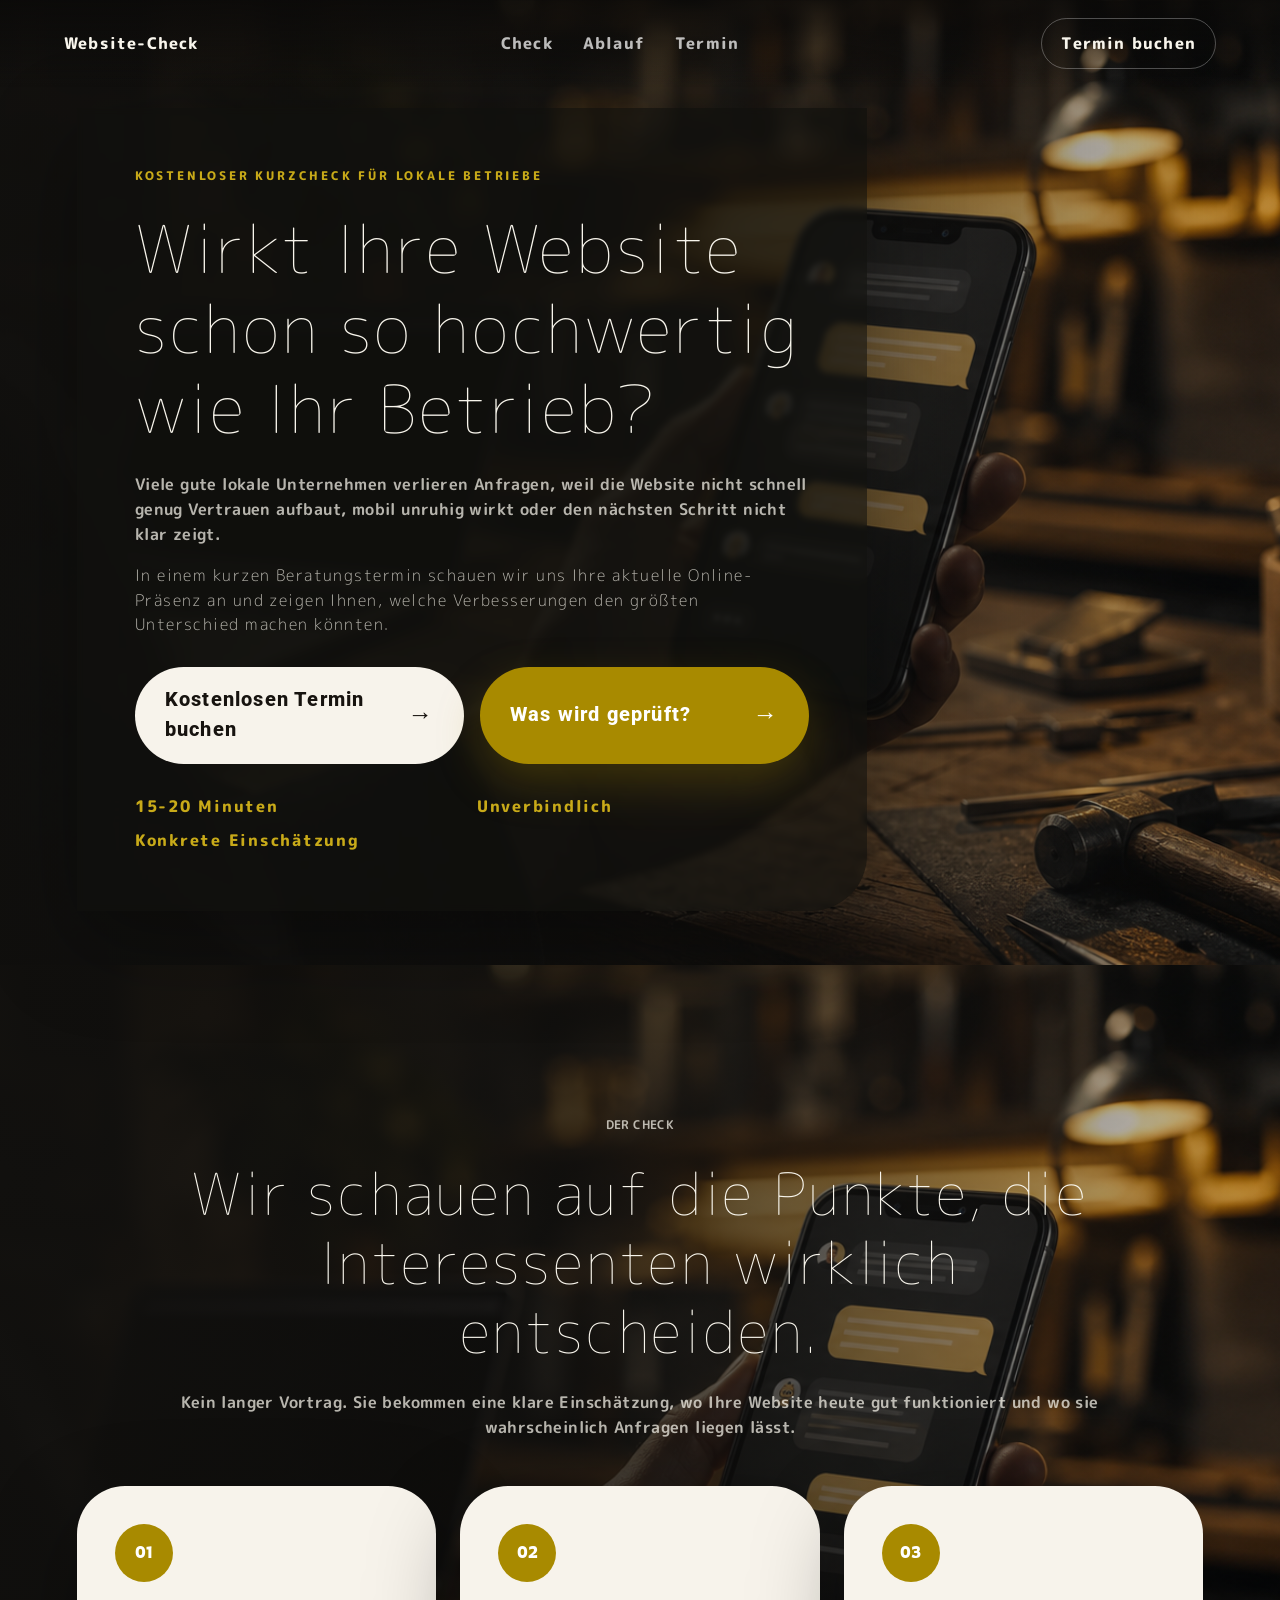
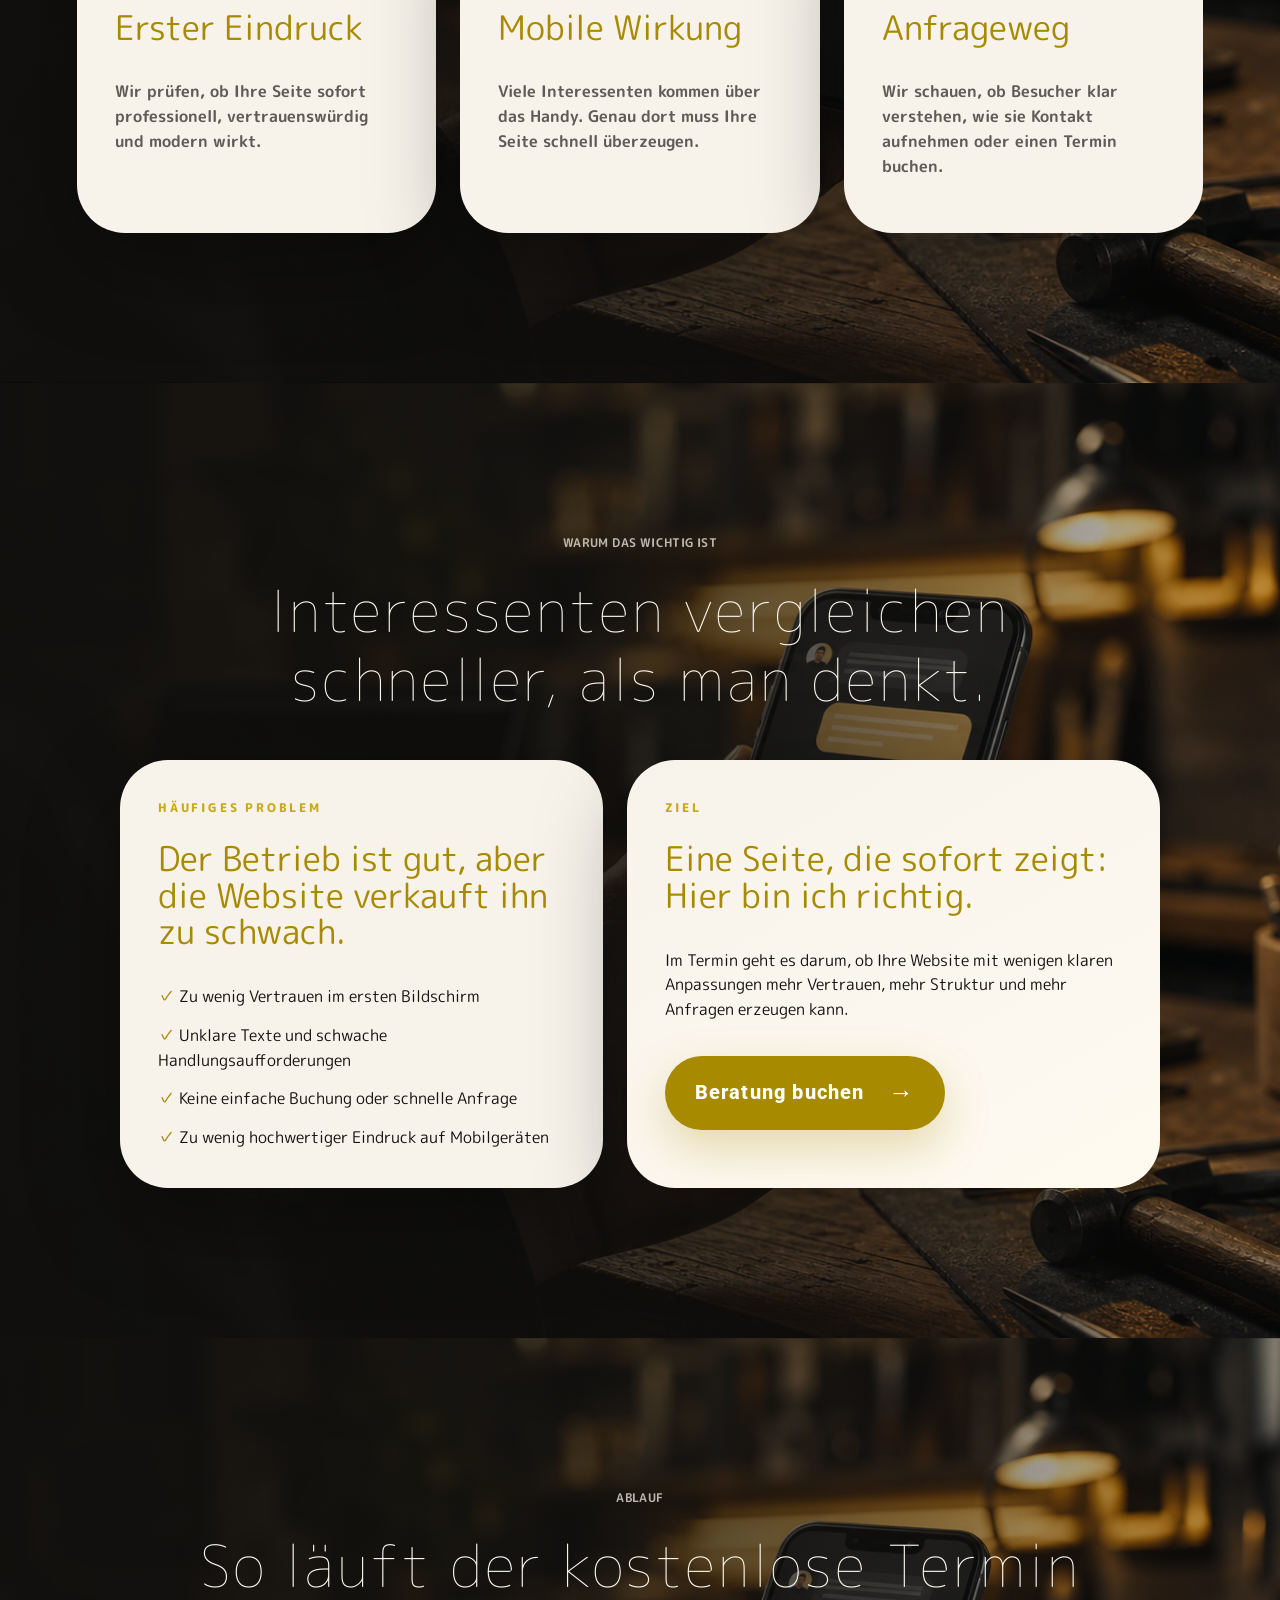
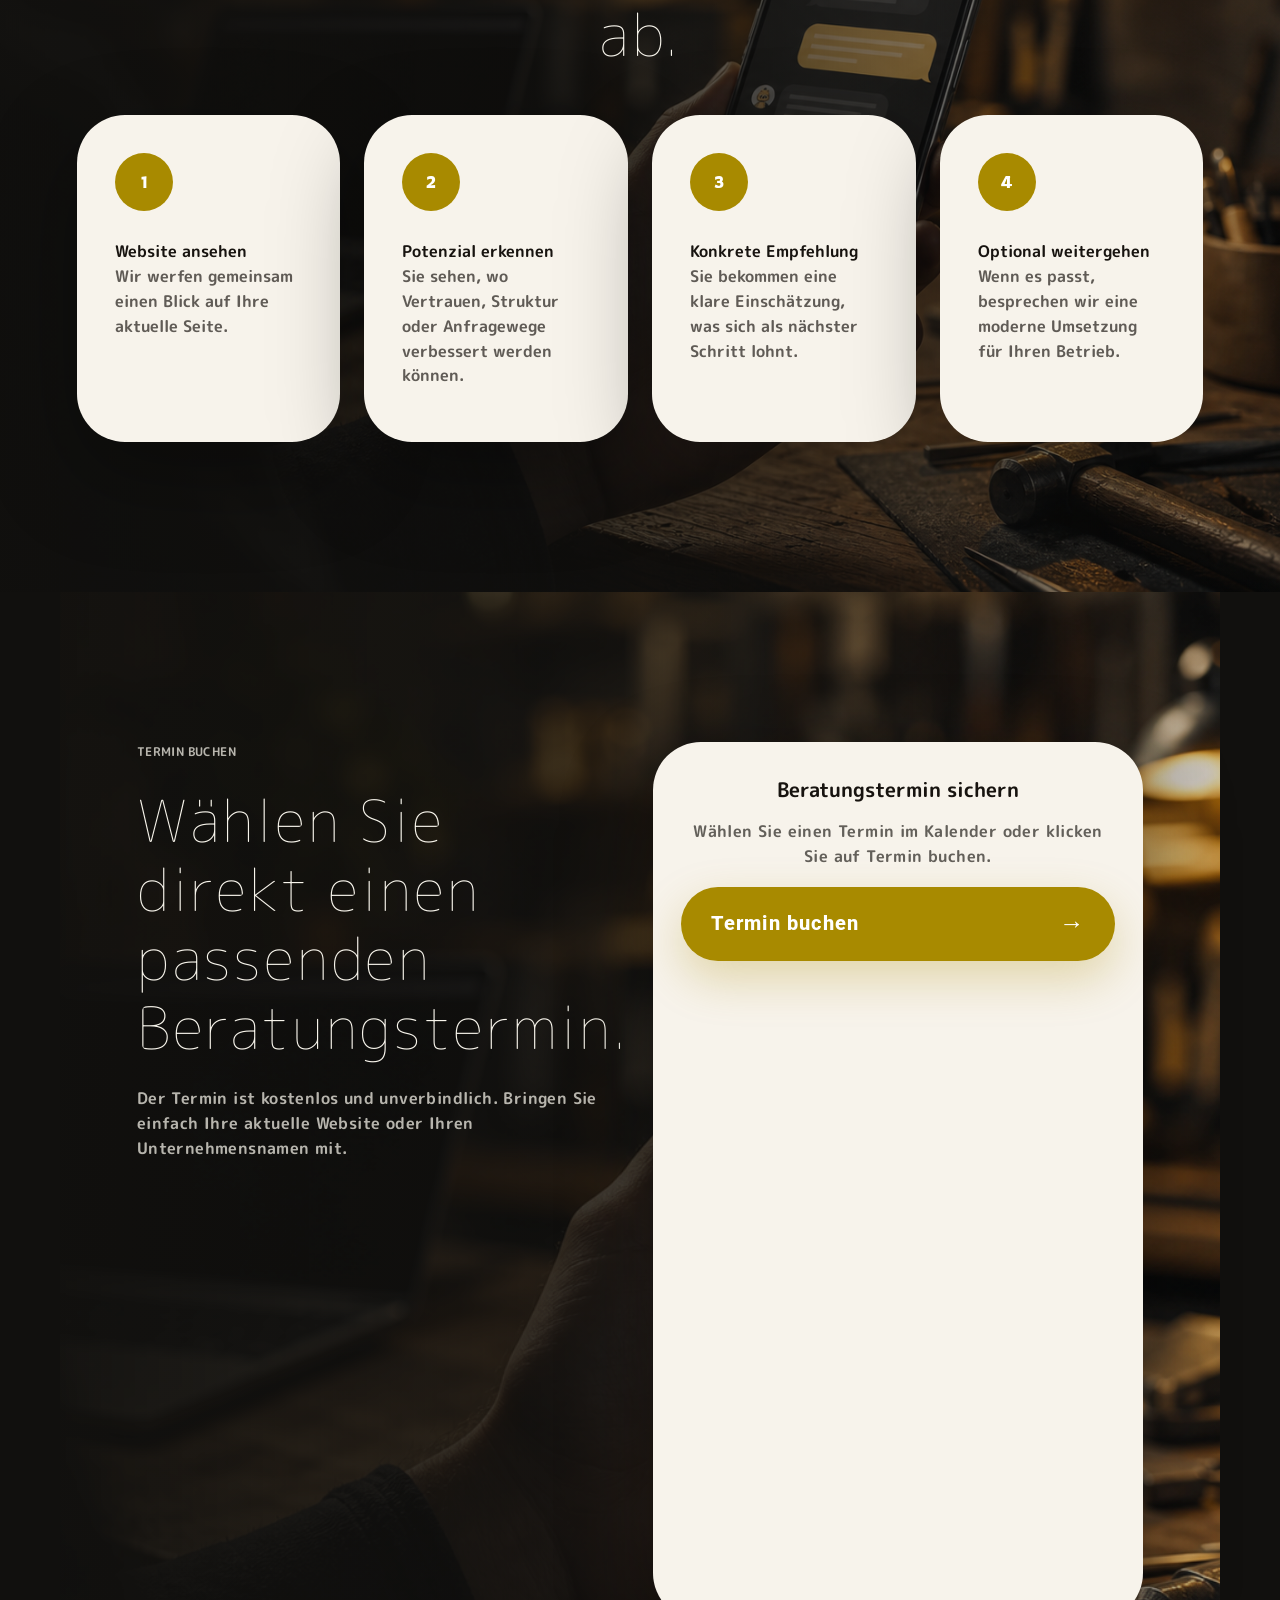
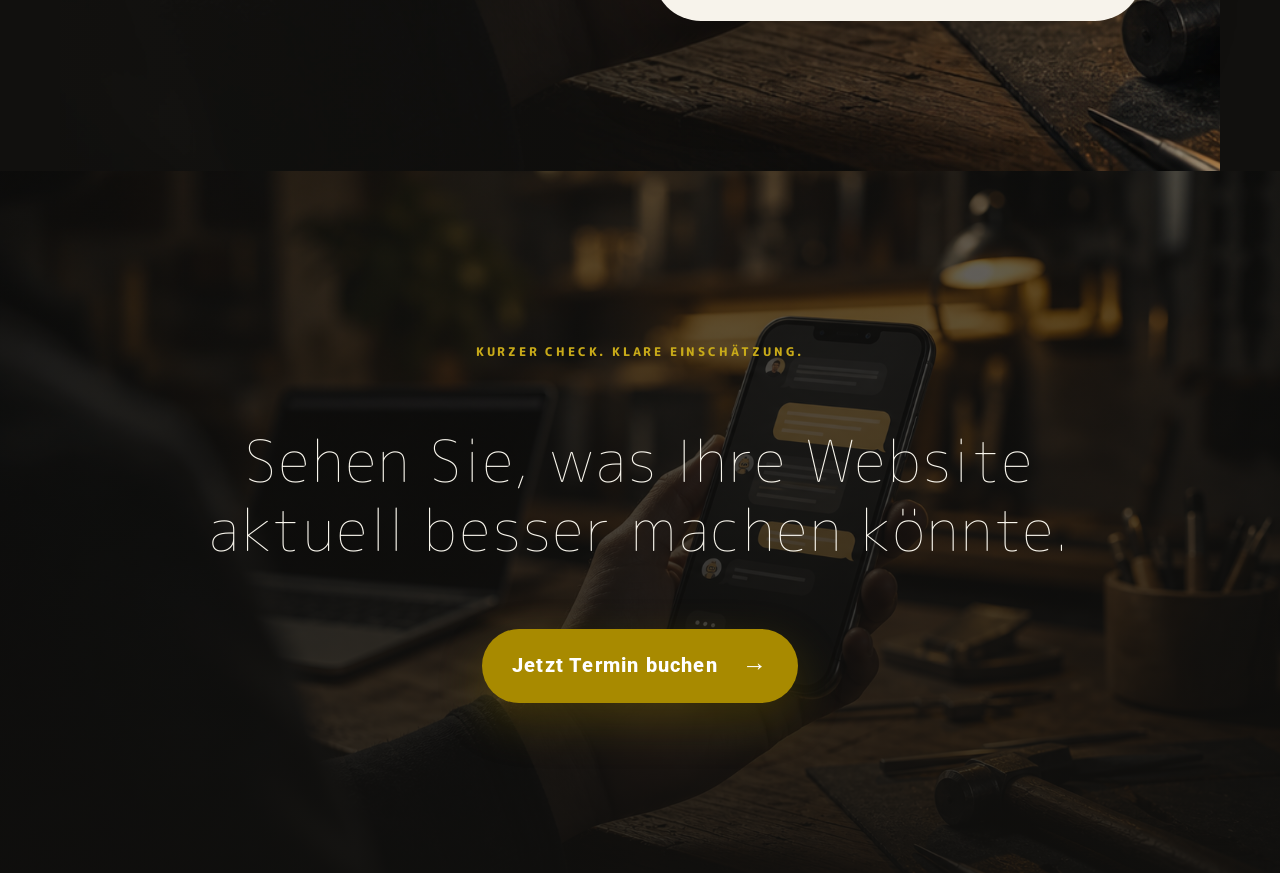
<file: funnel/index.html>
<!doctype html>
<html lang="de">
  <head>
    <meta charset="utf-8" />
    <meta name="viewport" content="width=device-width, initial-scale=1" />
    <meta
      name="description"
      content="Kostenloser Website-Check für lokale Betriebe: erfahren Sie, wie Ihre Website moderner wirken und mehr Anfragen erzeugen kann."
    />
    <title>Kostenloser Website-Check | Beratungstermin buchen</title>
    <link rel="preconnect" href="https://fonts.googleapis.com" />
    <link rel="preconnect" href="https://fonts.gstatic.com" crossorigin />
    <link
      href="https://fonts.googleapis.com/css2?family=M+PLUS+Rounded+1c:wght@100;300;400;500;700;800&family=Roboto:wght@700&family=Rowdies:wght@700&display=swap"
      rel="stylesheet"
    />
    <link href="https://assets.calendly.com/assets/external/widget.css" rel="stylesheet" />
    <link rel="stylesheet" href="styles.css" />
  </head>
  <body>
    <script>
      const calendlyUrl = "https://calendly.com/alezaffino271/wunschtermin-ballonfahrt";
    </script>

    <header class="site-header">
      <a class="brand" href="#top">Website-Check</a>
      <nav>
        <a href="#check">Check</a>
        <a href="#ablauf">Ablauf</a>
        <a href="#termin">Termin</a>
      </nav>
      <a class="header-cta" href="https://calendly.com/alezaffino271/wunschtermin-ballonfahrt" data-calendly-popup>Termin buchen</a>
    </header>

    <main id="top">
      <section class="hero">
        <div class="hero-panel">
          <p class="eyebrow">Kostenloser Kurzcheck für lokale Betriebe</p>
          <h1>Wirkt Ihre Website schon so hochwertig wie Ihr Betrieb?</h1>
          <p class="hero-copy">
            Viele gute lokale Unternehmen verlieren Anfragen, weil die Website
            nicht schnell genug Vertrauen aufbaut, mobil unruhig wirkt oder den
            nächsten Schritt nicht klar zeigt.
          </p>
          <p class="hero-note">
            In einem kurzen Beratungstermin schauen wir uns Ihre aktuelle
            Online-Präsenz an und zeigen Ihnen, welche Verbesserungen den
            größten Unterschied machen könnten.
          </p>
          <div class="hero-actions">
            <a class="btn btn-light" href="https://calendly.com/alezaffino271/wunschtermin-ballonfahrt" data-calendly-popup>Kostenlosen Termin buchen</a>
            <a class="btn btn-gold" href="#check">Was wird geprüft?</a>
          </div>
          <div class="hero-stats">
            <span>15-20 Minuten</span>
            <span>Unverbindlich</span>
            <span>Konkrete Einschätzung</span>
          </div>
        </div>
      </section>

      <section class="demo-section" id="check">
        <div class="section-heading">
          <p class="section-kicker">Der Check</p>
          <h2>Wir schauen auf die Punkte, die Interessenten wirklich entscheiden.</h2>
          <p>
            Kein langer Vortrag. Sie bekommen eine klare Einschätzung, wo Ihre
            Website heute gut funktioniert und wo sie wahrscheinlich Anfragen
            liegen lässt.
          </p>
        </div>

        <div class="cards">
          <article>
            <span>01</span>
            <h3>Erster Eindruck</h3>
            <p>Wir prüfen, ob Ihre Seite sofort professionell, vertrauenswürdig und modern wirkt.</p>
          </article>
          <article>
            <span>02</span>
            <h3>Mobile Wirkung</h3>
            <p>Viele Interessenten kommen über das Handy. Genau dort muss Ihre Seite schnell überzeugen.</p>
          </article>
          <article>
            <span>03</span>
            <h3>Anfrageweg</h3>
            <p>Wir schauen, ob Besucher klar verstehen, wie sie Kontakt aufnehmen oder einen Termin buchen.</p>
          </article>
        </div>
      </section>

      <section class="problem-section">
        <div class="section-heading">
          <p class="section-kicker">Warum das wichtig ist</p>
          <h2>Interessenten vergleichen schneller, als man denkt.</h2>
        </div>
        <div class="demo-grid compact">
          <div class="lead-card">
            <p class="section-kicker">Häufiges Problem</p>
            <h3>Der Betrieb ist gut, aber die Website verkauft ihn zu schwach.</h3>
            <ul>
              <li>Zu wenig Vertrauen im ersten Bildschirm</li>
              <li>Unklare Texte und schwache Handlungsaufforderungen</li>
              <li>Keine einfache Buchung oder schnelle Anfrage</li>
              <li>Zu wenig hochwertiger Eindruck auf Mobilgeräten</li>
            </ul>
          </div>
          <div class="lead-card highlight-card">
            <p class="section-kicker">Ziel</p>
            <h3>Eine Seite, die sofort zeigt: Hier bin ich richtig.</h3>
            <p>
              Im Termin geht es darum, ob Ihre Website mit wenigen klaren
              Anpassungen mehr Vertrauen, mehr Struktur und mehr Anfragen
              erzeugen kann.
            </p>
            <a class="btn btn-gold" href="https://calendly.com/alezaffino271/wunschtermin-ballonfahrt" data-calendly-popup>Beratung buchen</a>
          </div>
        </div>
      </section>

      <section class="system-section" id="ablauf">
        <div class="section-heading">
          <p class="section-kicker">Ablauf</p>
          <h2>So läuft der kostenlose Termin ab.</h2>
        </div>
        <div class="timeline">
          <article><span>1</span><strong>Website ansehen</strong><p>Wir werfen gemeinsam einen Blick auf Ihre aktuelle Seite.</p></article>
          <article><span>2</span><strong>Potenzial erkennen</strong><p>Sie sehen, wo Vertrauen, Struktur oder Anfragewege verbessert werden können.</p></article>
          <article><span>3</span><strong>Konkrete Empfehlung</strong><p>Sie bekommen eine klare Einschätzung, was sich als nächster Schritt lohnt.</p></article>
          <article><span>4</span><strong>Optional weitergehen</strong><p>Wenn es passt, besprechen wir eine moderne Umsetzung für Ihren Betrieb.</p></article>
        </div>
      </section>

      <section class="booking" id="termin">
        <div>
          <p class="section-kicker">Termin buchen</p>
          <h2>Wählen Sie direkt einen passenden Beratungstermin.</h2>
          <p>
            Der Termin ist kostenlos und unverbindlich. Bringen Sie einfach Ihre
            aktuelle Website oder Ihren Unternehmensnamen mit.
          </p>
        </div>
        <div class="calendly-card">
          <div class="calendly-fallback">
            <strong>Beratungstermin sichern</strong>
            <p>Wählen Sie einen Termin im Kalender oder klicken Sie auf Termin buchen.</p>
            <a class="btn btn-gold" href="https://calendly.com/alezaffino271/wunschtermin-ballonfahrt" data-calendly-popup>Termin buchen</a>
          </div>
          <div
            class="calendly-inline-widget"
            data-url="https://calendly.com/alezaffino271/wunschtermin-ballonfahrt"
            title="Beratungstermin buchen"
          ></div>
        </div>
      </section>

      <section class="final-cta">
        <p class="eyebrow">Kurzer Check. Klare Einschätzung.</p>
        <h2>Sehen Sie, was Ihre Website aktuell besser machen könnte.</h2>
        <a class="btn btn-gold" href="https://calendly.com/alezaffino271/wunschtermin-ballonfahrt" data-calendly-popup>Jetzt Termin buchen</a>
      </section>
    </main>

    <script src="https://assets.calendly.com/assets/external/widget.js" async></script>
    <script>
      document.querySelectorAll("[data-calendly-popup]").forEach((button) => {
        button.addEventListener("click", (event) => {
          event.preventDefault();
          if (window.Calendly) Calendly.initPopupWidget({ url: calendlyUrl });
          else window.open(calendlyUrl, "_blank", "noopener");
        });
      });
    </script>
  </body>
</html>
</file>
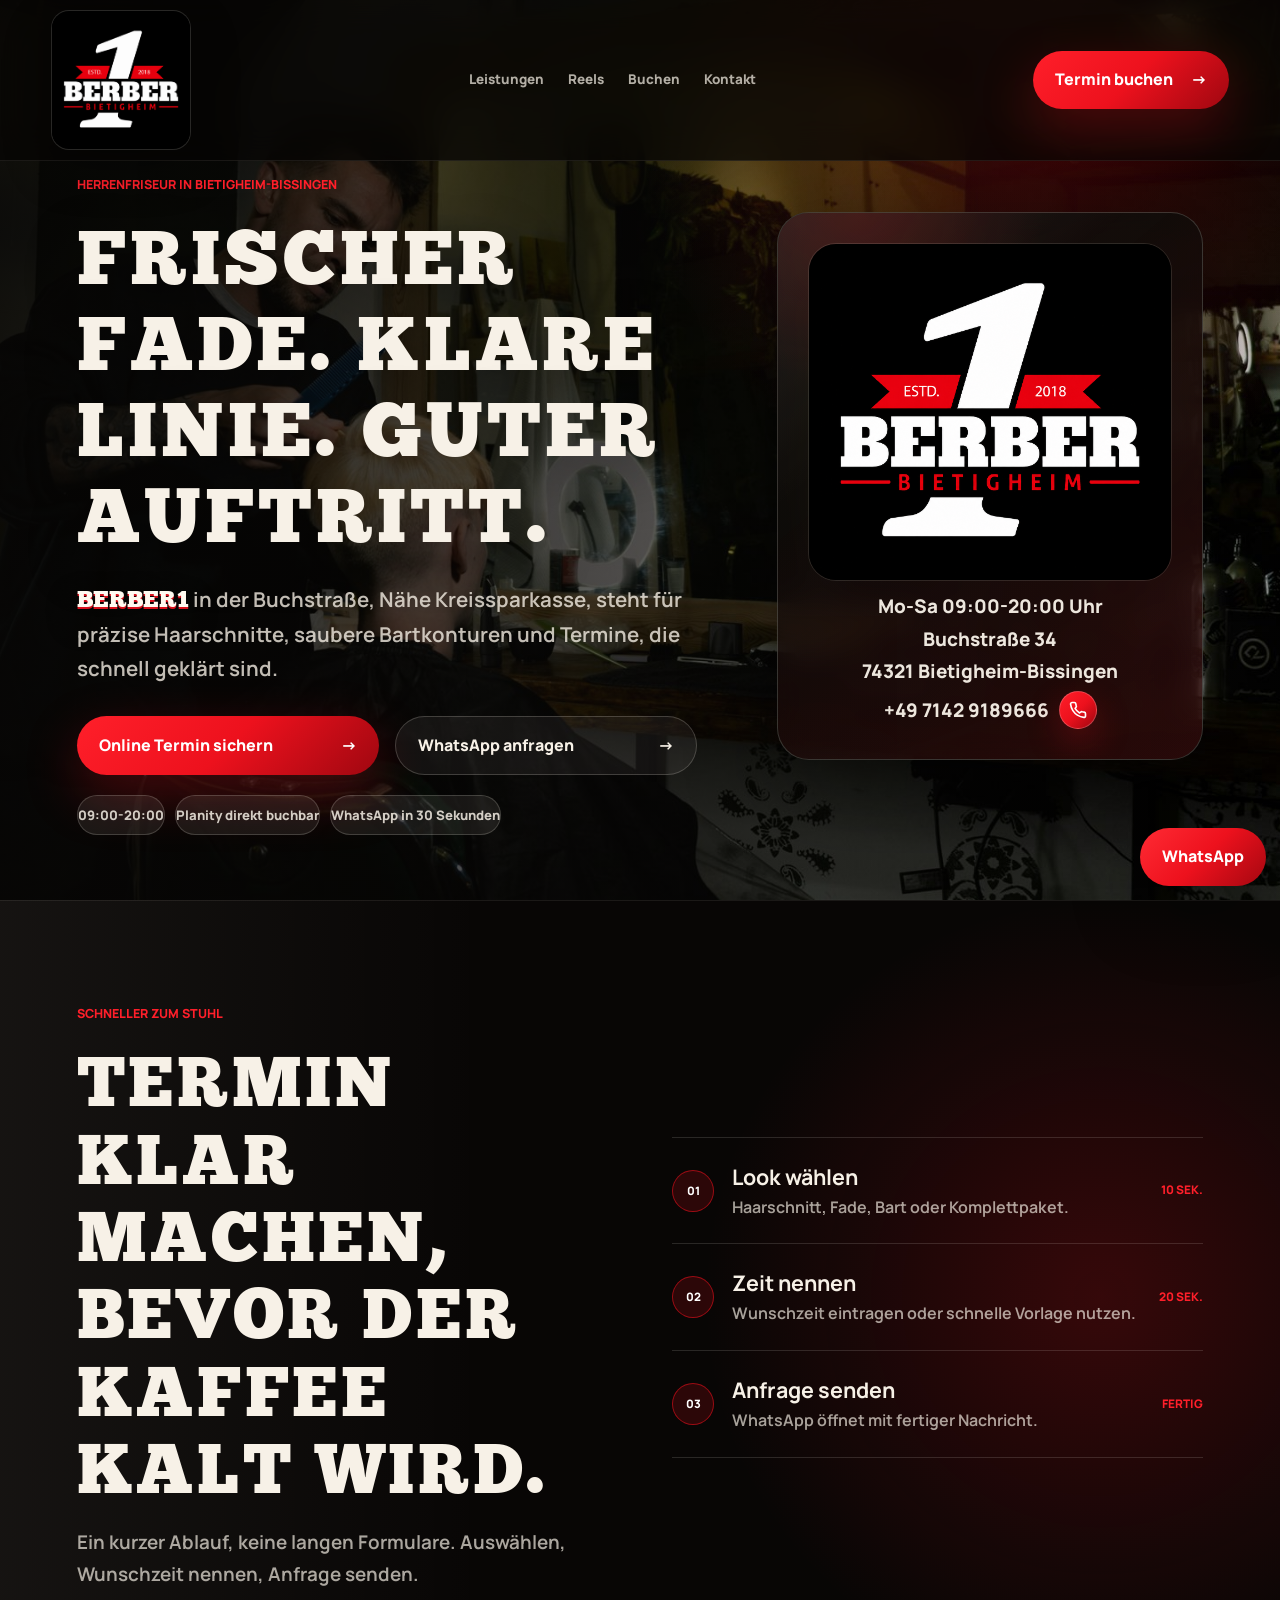
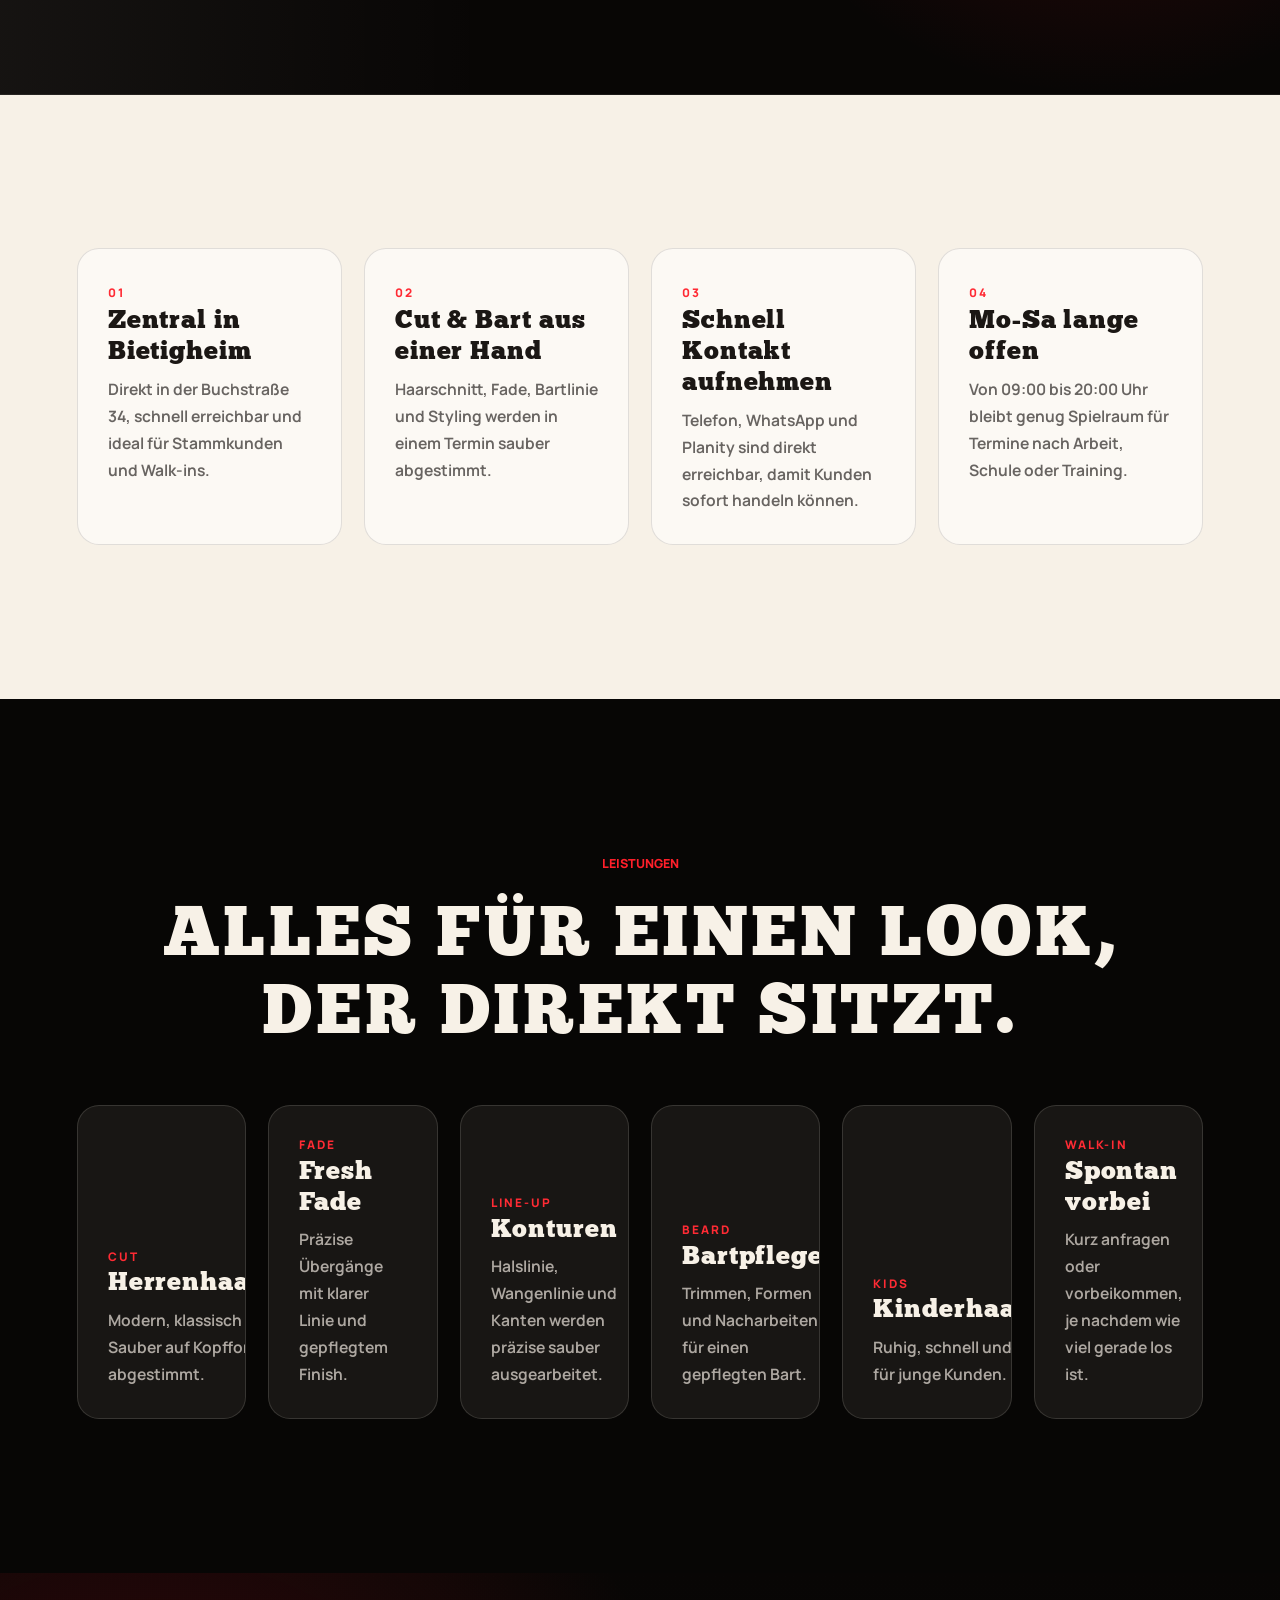
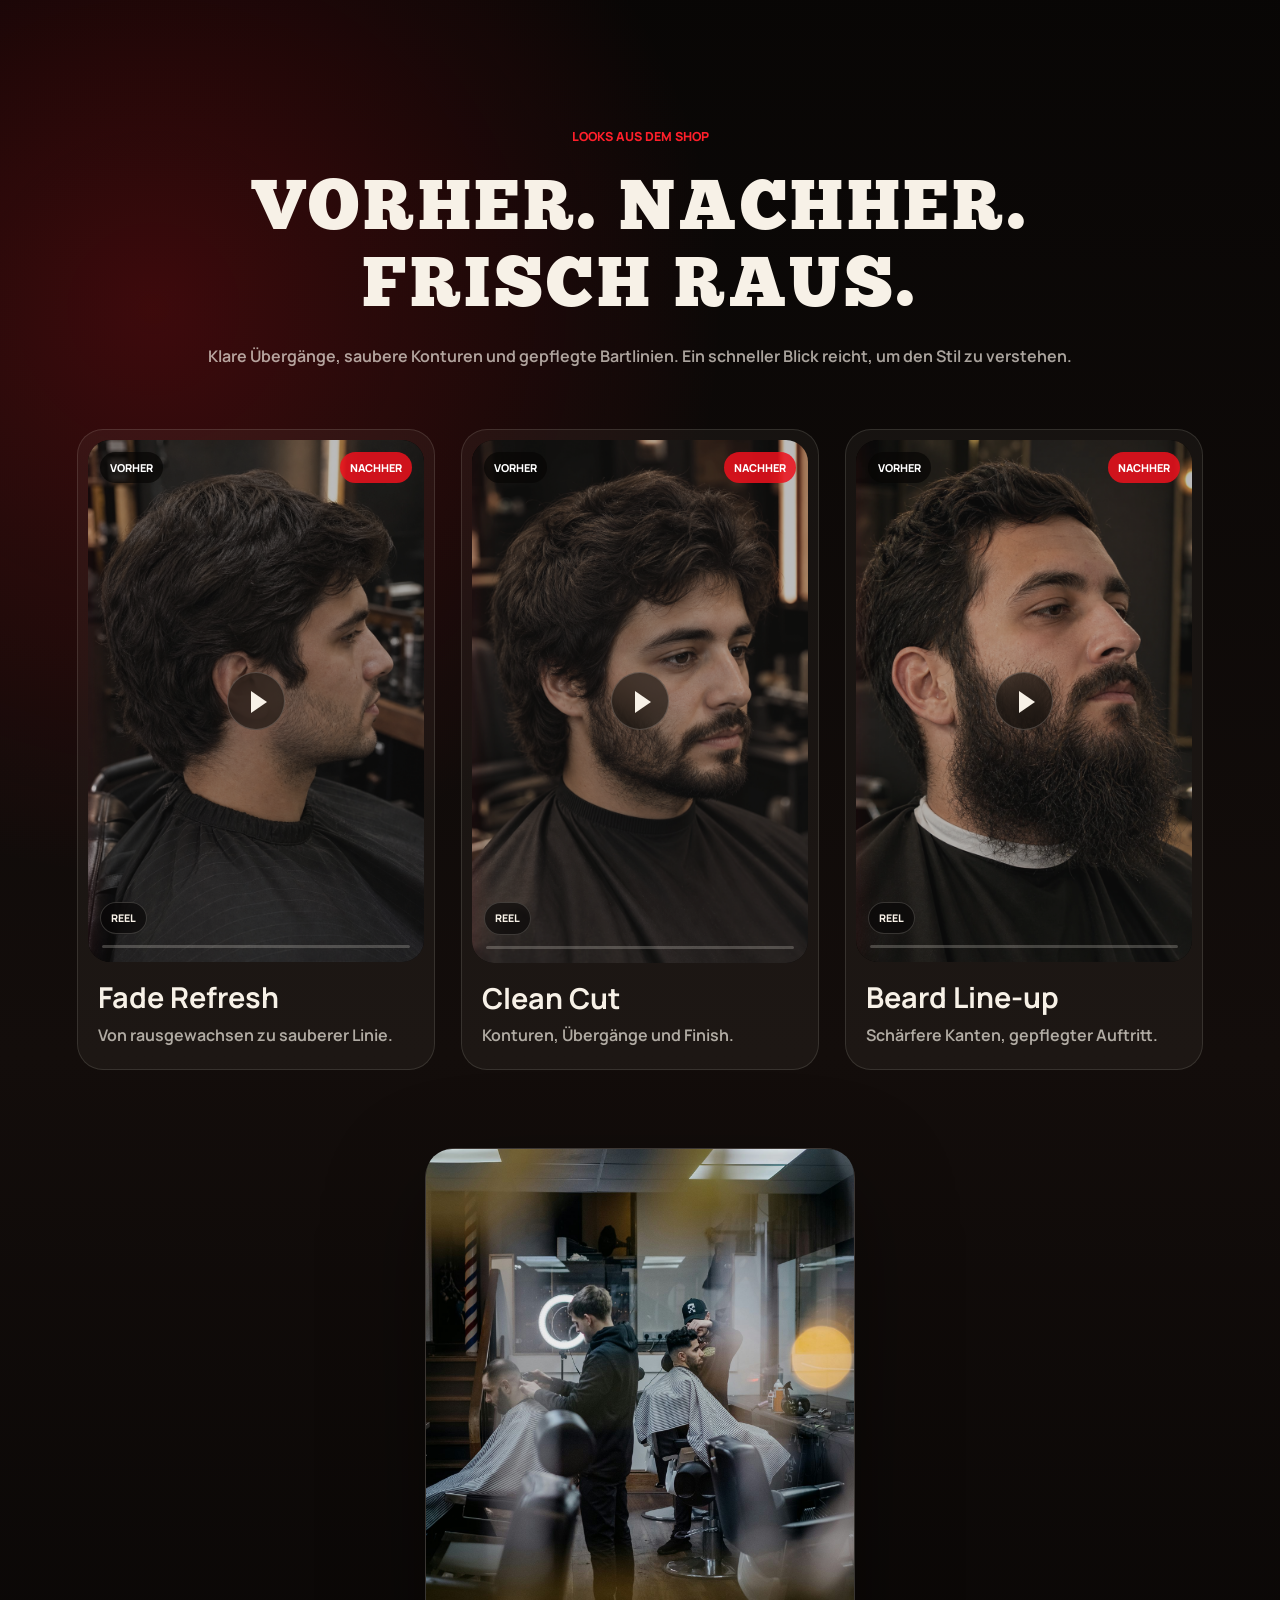
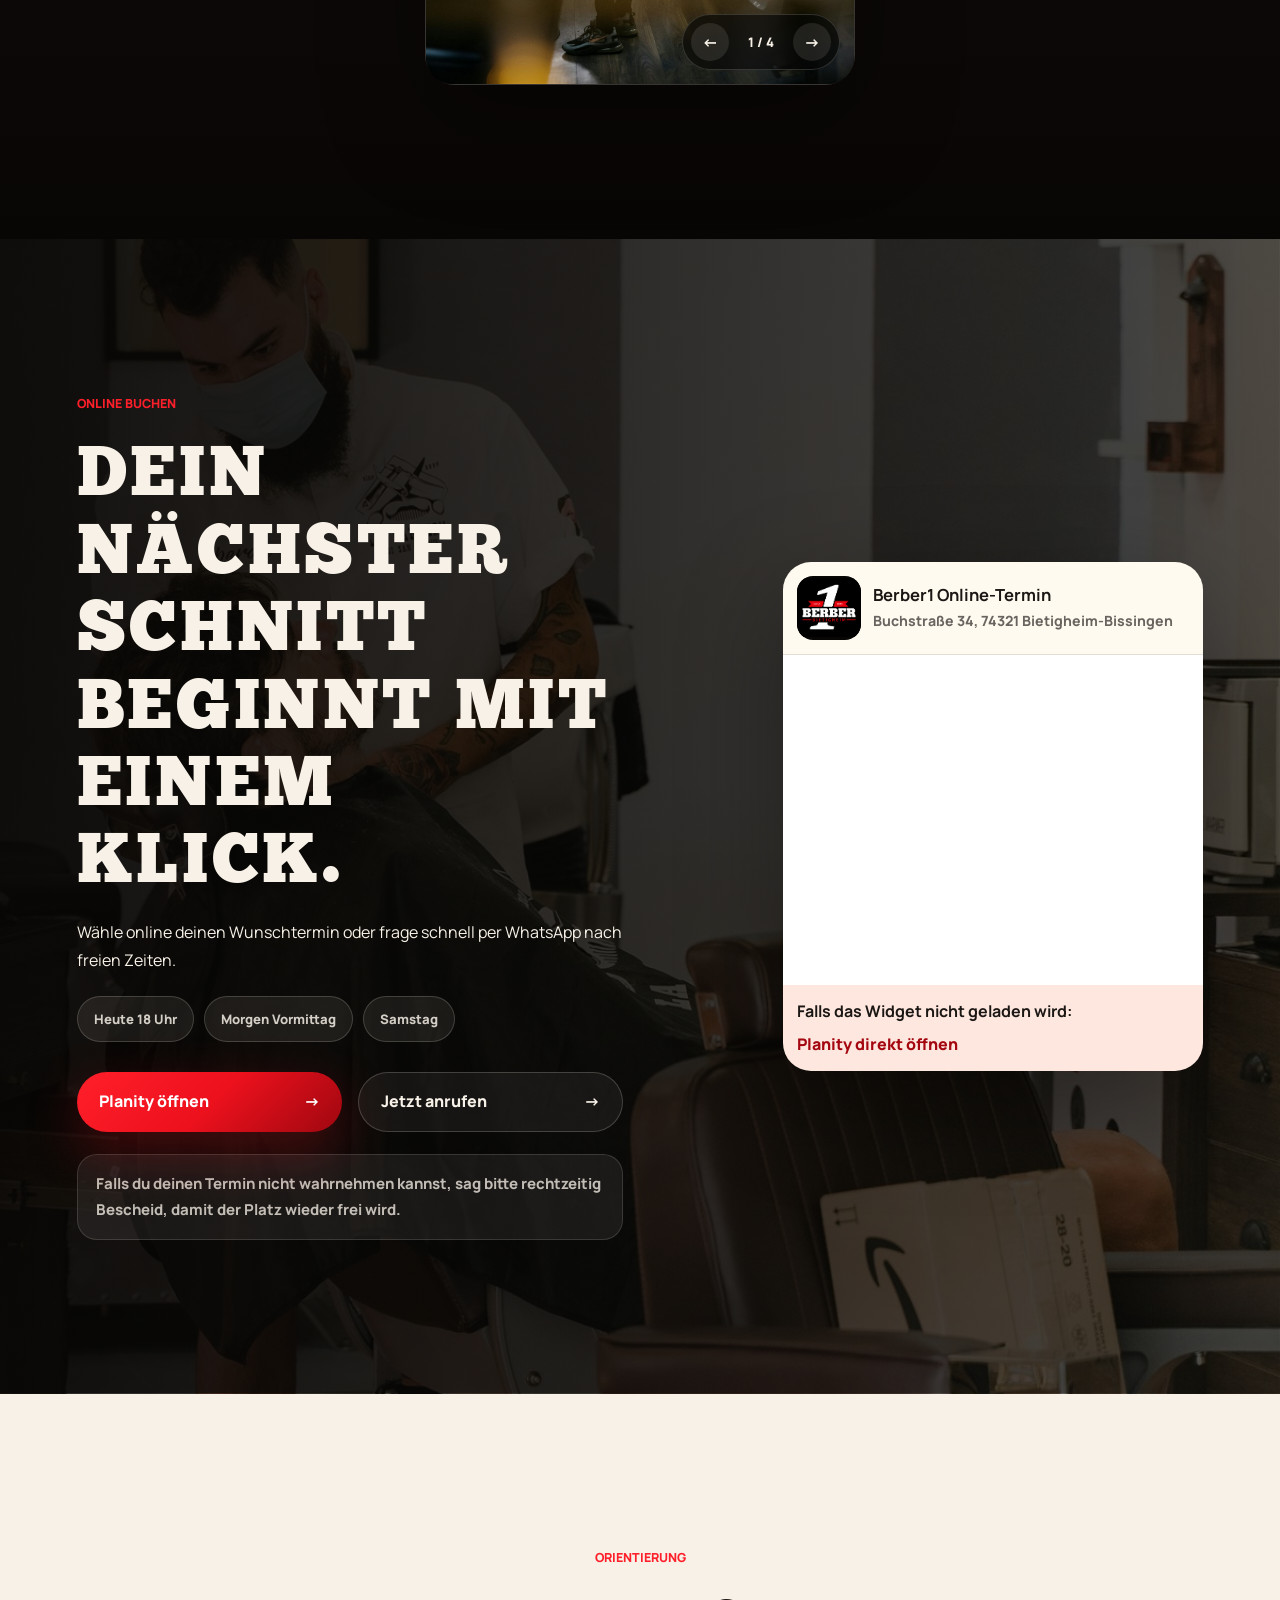
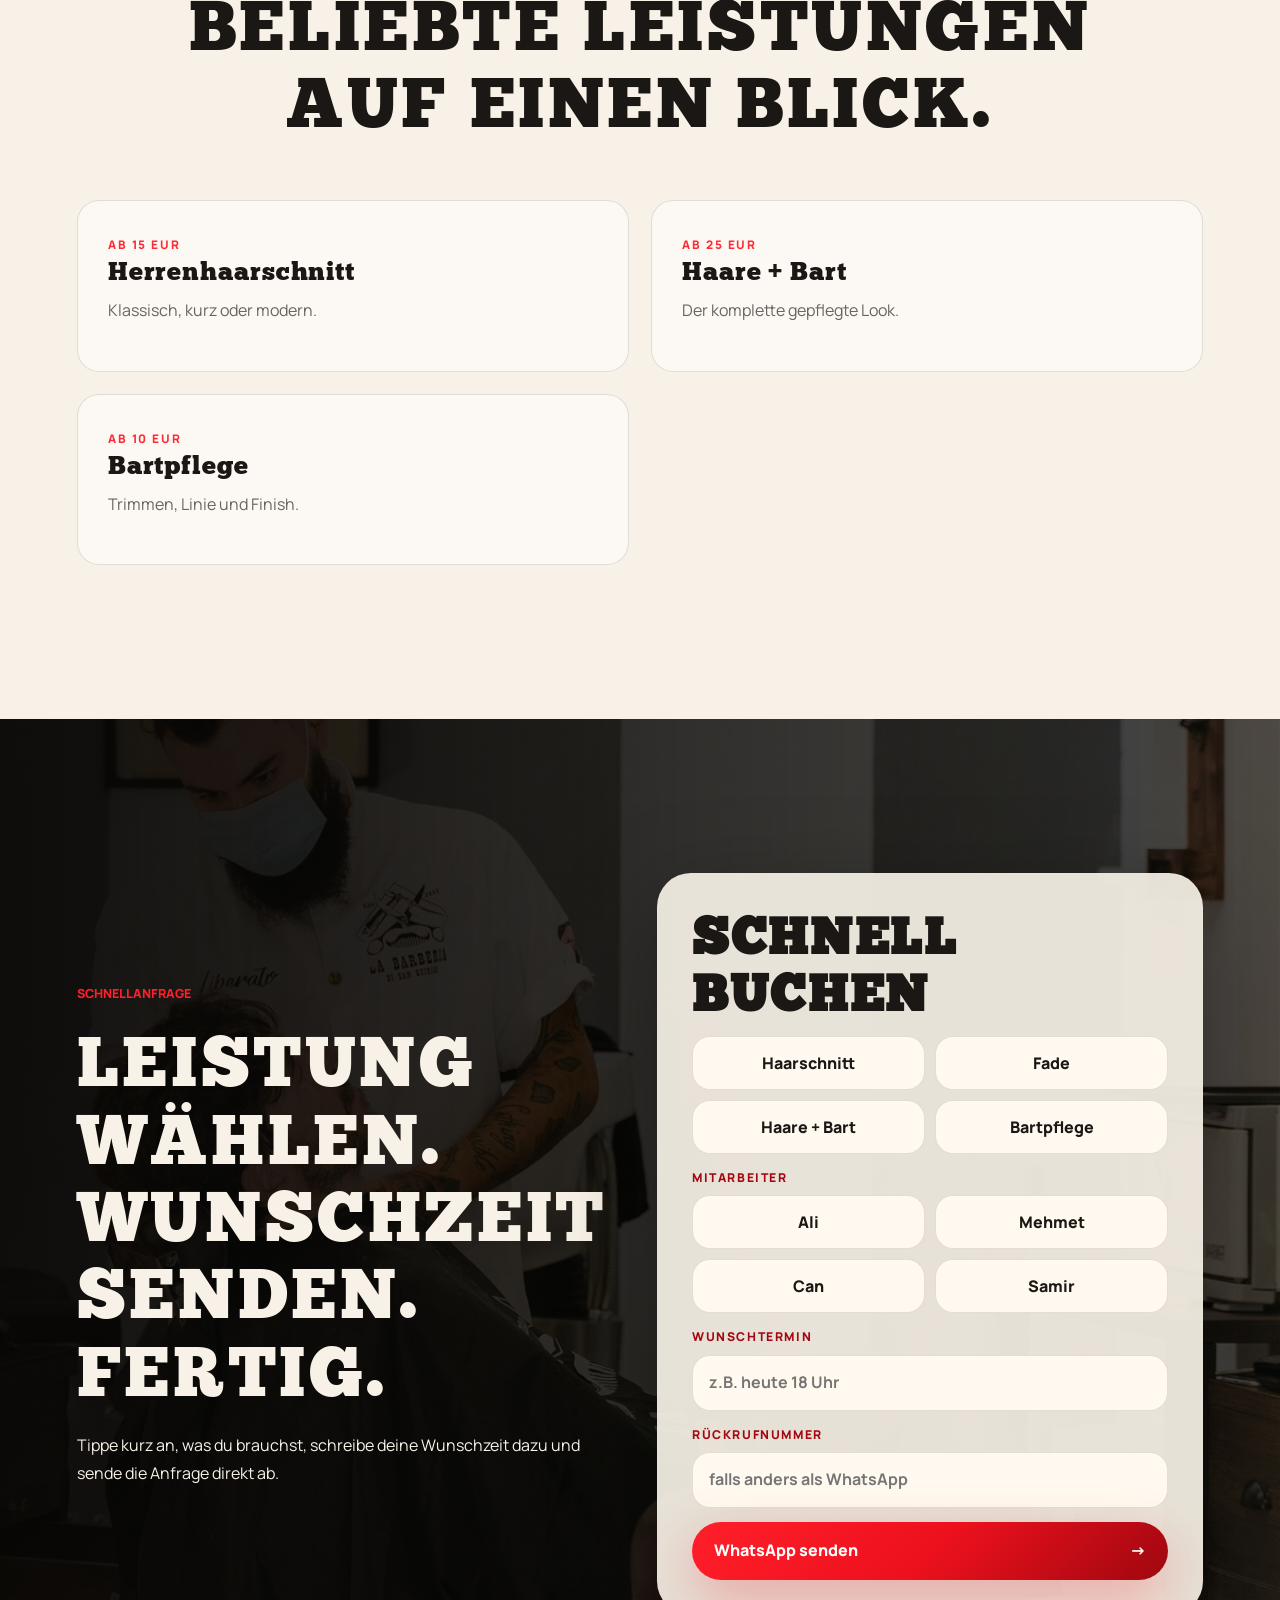
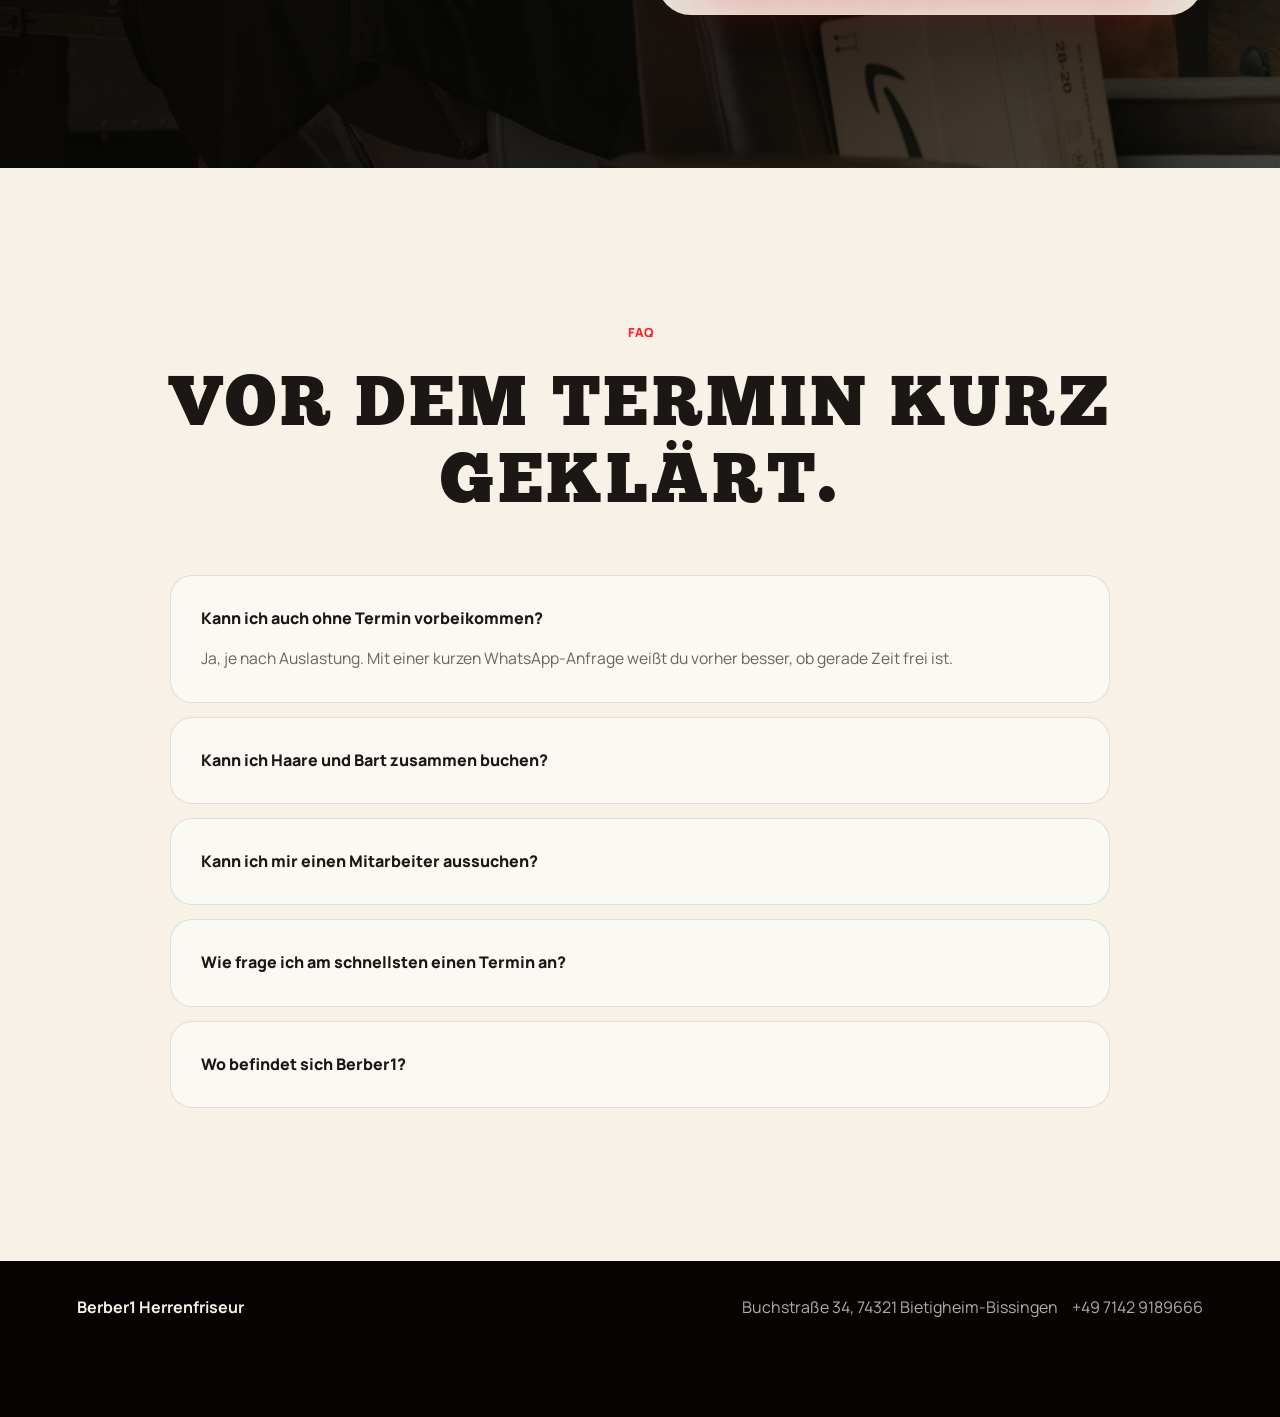
<file: demos/berber1-barbershop/index.html>
<!doctype html>
<html lang="de">
  <head>
    <meta charset="utf-8" />
    <meta name="viewport" content="width=device-width, initial-scale=1" />
    <meta name="description" content="Berber1 Herrenfriseur in Bietigheim-Bissingen: frische Fades, saubere Konturen, Bartpflege und schnelle Termine." />
    <title>Berber1 | Premium Barbershop Bietigheim</title>
    <link rel="preconnect" href="https://fonts.googleapis.com" />
    <link rel="preconnect" href="https://fonts.gstatic.com" crossorigin />
    <link href="https://fonts.googleapis.com/css2?family=Manrope:wght@400;500;650;750;850;900&display=swap" rel="stylesheet" />
    <link rel="stylesheet" href="concepts.css?v=berber1-local-address" />
  </head>
  <body class="v1 layout-one v1-polished">
    <header class="site-header">
      <a class="brand" href="#top">
        <img src="assets/berber1-logo.png" alt="Berber1 Bietigheim Logo" />
      </a>
      <button class="mobile-section-toggle" type="button" aria-expanded="false" aria-controls="mobile-section-menu">Menü</button>
      <nav aria-label="Navigation">
        <a href="#services">Leistungen</a>
        <a href="#reels">Reels</a>
        <a href="#planity">Buchen</a>
        <a href="#kontakt">Kontakt</a>
      </nav>
      <a class="header-cta" href="#planity">Termin buchen</a>
      <div class="mobile-section-menu" id="mobile-section-menu" aria-label="Schnellnavigation">
        <a href="#top">Start</a>
        <a href="#services">Leistungen</a>
        <a href="#reels">Reels</a>
        <a href="#planity">Buchen</a>
        <a href="#kontakt">Kontakt</a>
      </div>
    </header>

    <main id="top">
      <section class="hero">
        <div class="hero-copy">
          <p class="eyebrow">Herrenfriseur in Bietigheim-Bissingen</p>
          <h1>Frischer Fade. Klare Linie. Guter Auftritt.</h1>
          <p>
            <span class="brand-word">Berber1</span> in der Buchstraße, Nähe Kreissparkasse,
            steht für präzise Haarschnitte, saubere Bartkonturen und Termine, die schnell geklärt sind.
          </p>
          <div class="hero-actions">
            <a class="btn btn-red" href="#planity">Online Termin sichern</a>
            <a class="btn btn-outline" href="#whatsapp-widget" data-open-widget>WhatsApp anfragen</a>
          </div>
          <div class="hero-proof" aria-label="Berber1 Vorteile">
            <span>09:00-20:00</span>
            <span>Planity direkt buchbar</span>
            <span>WhatsApp in 30 Sekunden</span>
          </div>
        </div>
        <aside class="logo-card">
          <img src="assets/berber1-logo.png" alt="Berber1 Logo" />
          <div class="logo-meta">
            <span>Mo-Sa 09:00-20:00 Uhr</span>
            <span>Buchstraße 34</span>
            <span>74321 Bietigheim-Bissingen</span>
            <div class="logo-phone-row">
              <span>+49 7142 9189666</span>
              <a class="logo-call" href="tel:+4971429189666" aria-label="Berber1 anrufen">
                <svg viewBox="0 0 24 24" aria-hidden="true">
                  <path d="M22 16.92v3a2 2 0 0 1-2.18 2 19.79 19.79 0 0 1-8.63-3.07 19.5 19.5 0 0 1-6-6A19.79 19.79 0 0 1 2.12 4.18 2 2 0 0 1 4.11 2h3a2 2 0 0 1 2 1.72c.12.9.32 1.77.59 2.61a2 2 0 0 1-.45 2.11L8.09 9.91a16 16 0 0 0 6 6l1.47-1.16a2 2 0 0 1 2.11-.45c.84.27 1.71.47 2.61.59A2 2 0 0 1 22 16.92Z" />
                </svg>
              </a>
            </div>
          </div>
        </aside>
      </section>

      <section class="booking-flow" aria-label="Schnell zum Termin">
        <div class="flow-copy">
          <p class="section-kicker">Schneller zum Stuhl</p>
          <h2>Termin klar machen, bevor der Kaffee kalt wird.</h2>
          <p>Ein kurzer Ablauf, keine langen Formulare. Ausw&auml;hlen, Wunschzeit nennen, Anfrage senden.</p>
        </div>
        <div class="flow-steps">
          <article><span>01</span><div><strong>Look w&auml;hlen</strong><p>Haarschnitt, Fade, Bart oder Komplettpaket.</p></div><em>10 Sek.</em></article>
          <article><span>02</span><div><strong>Zeit nennen</strong><p>Wunschzeit eintragen oder schnelle Vorlage nutzen.</p></div><em>20 Sek.</em></article>
          <article><span>03</span><div><strong>Anfrage senden</strong><p>WhatsApp &ouml;ffnet mit fertiger Nachricht.</p></div><em>fertig</em></article>
        </div>
      </section>

      <section class="light">
        <div class="trust-grid">
          <article class="trust-card"><span>01</span><h3>Zentral in Bietigheim</h3><p>Direkt in der Buchstraße 34, schnell erreichbar und ideal für Stammkunden und Walk-ins.</p></article>
          <article class="trust-card"><span>02</span><h3>Cut & Bart aus einer Hand</h3><p>Haarschnitt, Fade, Bartlinie und Styling werden in einem Termin sauber abgestimmt.</p></article>
          <article class="trust-card"><span>03</span><h3>Schnell Kontakt aufnehmen</h3><p>Telefon, WhatsApp und Planity sind direkt erreichbar, damit Kunden sofort handeln können.</p></article>
          <article class="trust-card"><span>04</span><h3>Mo-Sa lange offen</h3><p>Von 09:00 bis 20:00 Uhr bleibt genug Spielraum f&uuml;r Termine nach Arbeit, Schule oder Training.</p></article>
        </div>
      </section>

      <section id="services">
        <div class="section-heading">
          <p class="section-kicker">Leistungen</p>
          <h2>Alles für einen Look, der direkt sitzt.</h2>
        </div>
        <div class="service-grid">
          <article class="service-card"><span>Cut</span><h3>Herrenhaarschnitt</h3><p>Modern, klassisch oder kurz. Sauber auf Kopfform und Stil abgestimmt.</p></article>
          <article class="service-card"><span>Fade</span><h3>Fresh Fade</h3><p>Präzise Übergänge mit klarer Linie und gepflegtem Finish.</p></article>
          <article class="service-card"><span>Line-up</span><h3>Konturen</h3><p>Halslinie, Wangenlinie und Kanten werden präzise sauber ausgearbeitet.</p></article>
          <article class="service-card"><span>Beard</span><h3>Bartpflege</h3><p>Trimmen, Formen und Nacharbeiten für einen gepflegten Bart.</p></article>
          <article class="service-card"><span>Kids</span><h3>Kinderhaarschnitt</h3><p>Ruhig, schnell und unkompliziert für junge Kunden.</p></article>
          <article class="service-card"><span>Walk-in</span><h3>Spontan vorbei</h3><p>Kurz anfragen oder vorbeikommen, je nachdem wie viel gerade los ist.</p></article>
        </div>
      </section>

      <section class="social-section" id="reels">
        <div class="social-shell">
          <div class="section-heading">
            <p class="section-kicker">Looks aus dem Shop</p>
            <h2>Vorher. Nachher. Frisch raus.</h2>
            <p>Klare Übergänge, saubere Konturen und gepflegte Bartlinien. Ein schneller Blick reicht, um den Stil zu verstehen.</p>
          </div>

          <div class="social-layout">
            <div class="reel-grid" aria-label="Instagram Reels Vorher Nachher">
              <article class="reel-card">
                <div class="before-after-frame reel-video">
                  <img src="assets/reel-fade-before.png" alt="Vorher mittellange Seiten vor dem Fade Refresh" />
                  <img src="assets/reel-fade-after.png" alt="Nachher kurzer sauberer Fade mit mittellangem Deckhaar" />
                  <span class="before-label">Vorher</span>
                  <span class="after-label">Nachher</span>
                  <span class="reel-badge">Reel</span>
                  <div class="play-mark" aria-hidden="true"></div>
                </div>
                <h3>Fade Refresh</h3>
                <p>Von rausgewachsen zu sauberer Linie.</p>
              </article>

              <article class="reel-card">
                <div class="before-after-frame reel-video">
                  <img src="assets/reel-clean-before.png" alt="Vorher mittellange Haare ohne klare Konturen" />
                  <img src="assets/reel-clean-after.png" alt="Nachher sehr kurze Seiten und kantige Konturen" />
                  <span class="before-label">Vorher</span>
                  <span class="after-label">Nachher</span>
                  <span class="reel-badge">Reel</span>
                  <div class="play-mark" aria-hidden="true"></div>
                </div>
                <h3>Clean Cut</h3>
                <p>Konturen, Übergänge und Finish.</p>
              </article>

              <article class="reel-card">
                <div class="before-after-frame reel-video">
                  <img src="assets/reel-beard-before.png" alt="Vorher langer ungepflegter Bart" />
                  <img src="assets/reel-beard-after.png" alt="Nachher gepflegter Bart mit gekürzten Seiten und sauberer Linie" />
                  <span class="before-label">Vorher</span>
                  <span class="after-label">Nachher</span>
                  <span class="reel-badge">Reel</span>
                  <div class="play-mark" aria-hidden="true"></div>
                </div>
                <h3>Beard Line-up</h3>
                <p>Schärfere Kanten, gepflegter Auftritt.</p>
              </article>
            </div>

            <div class="gallery-card" aria-label="Berber1 Galerie">
              <div class="gallery-slider" data-gallery>
                <figure class="gallery-slide is-active">
                  <img src="assets/barber-shop.jpg" alt="Berber1 Shop Atmosphäre" />
                </figure>
                <figure class="gallery-slide">
                  <img src="assets/barber-beard.jpg" alt="Bartpflege und Konturen" />
                </figure>
                <figure class="gallery-slide">
                  <img src="assets/barber-chair.jpg" alt="Barberstuhl und Vorbereitung" />
                </figure>
                <figure class="gallery-slide">
                  <img src="assets/barber-hero.jpg" alt="Moderner Herrenhaarschnitt" />
                </figure>
                <div class="gallery-controls">
                  <button type="button" data-gallery-prev aria-label="Vorheriges Bild">←</button>
                  <span id="galleryCounter">1 / 4</span>
                  <button type="button" data-gallery-next aria-label="Nächstes Bild">→</button>
                </div>
              </div>
            </div>
          </div>
        </div>
      </section>

      <section class="booking-section" id="planity">
        <div>
          <p class="section-kicker">Online buchen</p>
          <h2>Dein nächster Schnitt beginnt mit einem Klick.</h2>
          <p>Wähle online deinen Wunschtermin oder frage schnell per WhatsApp nach freien Zeiten.</p>
          <div class="quick-slots" aria-label="Schnelle Terminanfragen">
            <button type="button" data-open-widget data-preset-time="Heute ab 18 Uhr">Heute 18 Uhr</button>
            <button type="button" data-open-widget data-preset-time="Morgen Vormittag">Morgen Vormittag</button>
            <button type="button" data-open-widget data-preset-time="Samstag">Samstag</button>
          </div>
          <div class="actions">
            <a class="btn btn-red" href="https://www.planity.com/de-DE/berber1-74321-bietigheim-bissingen" target="_blank" rel="noreferrer">Planity öffnen</a>
            <a class="btn btn-outline" href="tel:+4971429189666">Jetzt anrufen</a>
          </div>
          <p class="booking-note">Falls du deinen Termin nicht wahrnehmen kannst, sag bitte rechtzeitig Bescheid, damit der Platz wieder frei wird.</p>
        </div>
        <div class="planity-panel">
          <div class="planity-head">
            <img src="assets/berber1-logo.png" alt="Berber1 Logo" />
            <div><strong>Berber1 Online-Termin</strong><span>Buchstraße 34, 74321 Bietigheim-Bissingen</span></div>
          </div>
          <iframe src="https://www.planity.com/de-DE/berber1-74321-bietigheim-bissingen" title="Berber1 Planity Online-Buchung" loading="lazy"></iframe>
          <div class="planity-fallback"><strong>Falls das Widget nicht geladen wird:</strong><a href="https://www.planity.com/de-DE/berber1-74321-bietigheim-bissingen" target="_blank" rel="noreferrer">Planity direkt öffnen</a></div>
        </div>
      </section>

      <section class="light">
        <div class="section-heading">
          <p class="section-kicker">Orientierung</p>
          <h2>Beliebte Leistungen auf einen Blick.</h2>
        </div>
        <div class="price-grid">
          <article class="price-card"><span>ab 15 EUR</span><h3>Herrenhaarschnitt</h3><p>Klassisch, kurz oder modern.</p></article>
          <article class="price-card"><span>ab 25 EUR</span><h3>Haare + Bart</h3><p>Der komplette gepflegte Look.</p></article>
          <article class="price-card"><span>ab 10 EUR</span><h3>Bartpflege</h3><p>Trimmen, Linie und Finish.</p></article>
        </div>
      </section>

      <section id="kontakt" class="booking-section">
        <div>
          <p class="section-kicker">Schnellanfrage</p>
          <h2>Leistung wählen. Wunschzeit senden. Fertig.</h2>
          <p>Tippe kurz an, was du brauchst, schreibe deine Wunschzeit dazu und sende die Anfrage direkt ab.</p>
        </div>
        <div class="quick-book">
          <strong>Schnell buchen</strong>
          <div class="service-picker">
            <button type="button" data-service="Herrenhaarschnitt">Haarschnitt</button>
            <button type="button" data-service="Fade">Fade</button>
            <button type="button" data-service="Haare + Bart">Haare + Bart</button>
            <button type="button" data-service="Bartpflege">Bartpflege</button>
          </div>
          <div class="quick-book-group">
            <span>Mitarbeiter</span>
            <div class="service-picker">
              <button type="button" data-staff="Ali">Ali</button>
              <button type="button" data-staff="Mehmet">Mehmet</button>
              <button type="button" data-staff="Can">Can</button>
              <button type="button" data-staff="Samir">Samir</button>
            </div>
          </div>
          <label><span>Wunschtermin</span><input id="bookingNote" placeholder="z.B. heute 18 Uhr" /></label>
          <label><span>Rückrufnummer</span><input id="bookingPhone" autocomplete="tel" inputmode="tel" placeholder="falls anders als WhatsApp" /></label>
          <a class="btn btn-red" id="bookingWhatsapp" href="https://wa.me/4971429189666?text=Hallo%20Berber1%2C%20ich%20m%C3%B6chte%20einen%20Termin%20anfragen">WhatsApp senden</a>
        </div>
      </section>

      <section class="light">
        <div class="section-heading">
          <p class="section-kicker">FAQ</p>
          <h2>Vor dem Termin kurz geklärt.</h2>
        </div>
        <div class="faq-list">
          <details open><summary>Kann ich auch ohne Termin vorbeikommen?</summary><p>Ja, je nach Auslastung. Mit einer kurzen WhatsApp-Anfrage weißt du vorher besser, ob gerade Zeit frei ist.</p></details>
          <details><summary>Kann ich Haare und Bart zusammen buchen?</summary><p>Ja, Haare + Bart ist ideal, wenn Schnitt, Übergänge und Konturen in einem Termin sauber abgestimmt werden sollen.</p></details>
          <details><summary>Kann ich mir einen Mitarbeiter aussuchen?</summary><p>Ja, im WhatsApp-Widget kannst du einen Wunschmitarbeiter auswählen. Wenn er frei ist, wird der Termin entsprechend geplant.</p></details>
          <details><summary>Wie frage ich am schnellsten einen Termin an?</summary><p>Unten rechts auf WhatsApp tippen, Leistung, Mitarbeiter und Wunschzeit auswählen und die vorbereitete Nachricht senden.</p></details>
          <details><summary>Wo befindet sich Berber1?</summary><p>Buchstraße 34, 74321 Bietigheim-Bissingen. Geöffnet ist Montag bis Samstag von 09:00 bis 20:00 Uhr.</p></details>
        </div>
      </section>
    </main>

    <aside class="whatsapp-panel" id="whatsapp-widget" aria-hidden="true">
      <button class="widget-close" type="button" aria-label="WhatsApp Anfrage schließen" data-close-widget>x</button>
      <p class="section-kicker">WhatsApp-Anfrage</p>
      <strong>Kurze Anfrage vorbereiten.</strong>
      <div class="widget-group">
        <span>Worum geht es?</span>
        <div class="widget-options">
          <button type="button" data-widget-service="Herrenhaarschnitt">Haarschnitt</button>
          <button type="button" data-widget-service="Fade">Fade</button>
          <button type="button" data-widget-service="Haare + Bart">Haare + Bart</button>
          <button type="button" data-widget-service="Bartpflege">Bartpflege</button>
        </div>
      </div>
      <label><span>Name</span><input id="widgetName" autocomplete="name" placeholder="z.B. Ali Yilmaz" /></label>
      <label><span>Rückrufnummer</span><input id="widgetPhone" autocomplete="tel" inputmode="tel" placeholder="falls anders als WhatsApp" /></label>
      <div class="widget-group">
        <span>Wann passt es dir?</span>
        <div class="widget-options">
          <button type="button" data-widget-time="Heute ab 18 Uhr">Heute 18 Uhr</button>
          <button type="button" data-widget-time="Morgen Vormittag">Morgen Vormittag</button>
          <button type="button" data-widget-time="Samstag">Samstag</button>
          <button type="button" data-widget-time="Flexibel">Flexibel</button>
        </div>
      </div>
      <label><span>Eigene Zeit oder Hinweis</span><input id="widgetTime" placeholder="z.B. Freitag 17:30 Uhr, bitte kurzer Fade" /></label>
      <a class="btn btn-red" id="widgetWhatsapp" href="https://wa.me/4971429189666?text=Hallo%20Berber1%2C%20ich%20m%C3%B6chte%20einen%20Termin%20anfragen">Anfrage senden</a>
    </aside>
    <button class="floating-whatsapp" type="button" data-open-widget>WhatsApp</button>
    <footer><strong>Berber1 Herrenfriseur</strong><div><span>Buchstraße 34, 74321 Bietigheim-Bissingen</span><a href="tel:+4971429189666">+49 7142 9189666</a></div></footer>
    <script src="script.js?v=berber1-widget-compact-toggle"></script>
  </body>
</html>
</file>
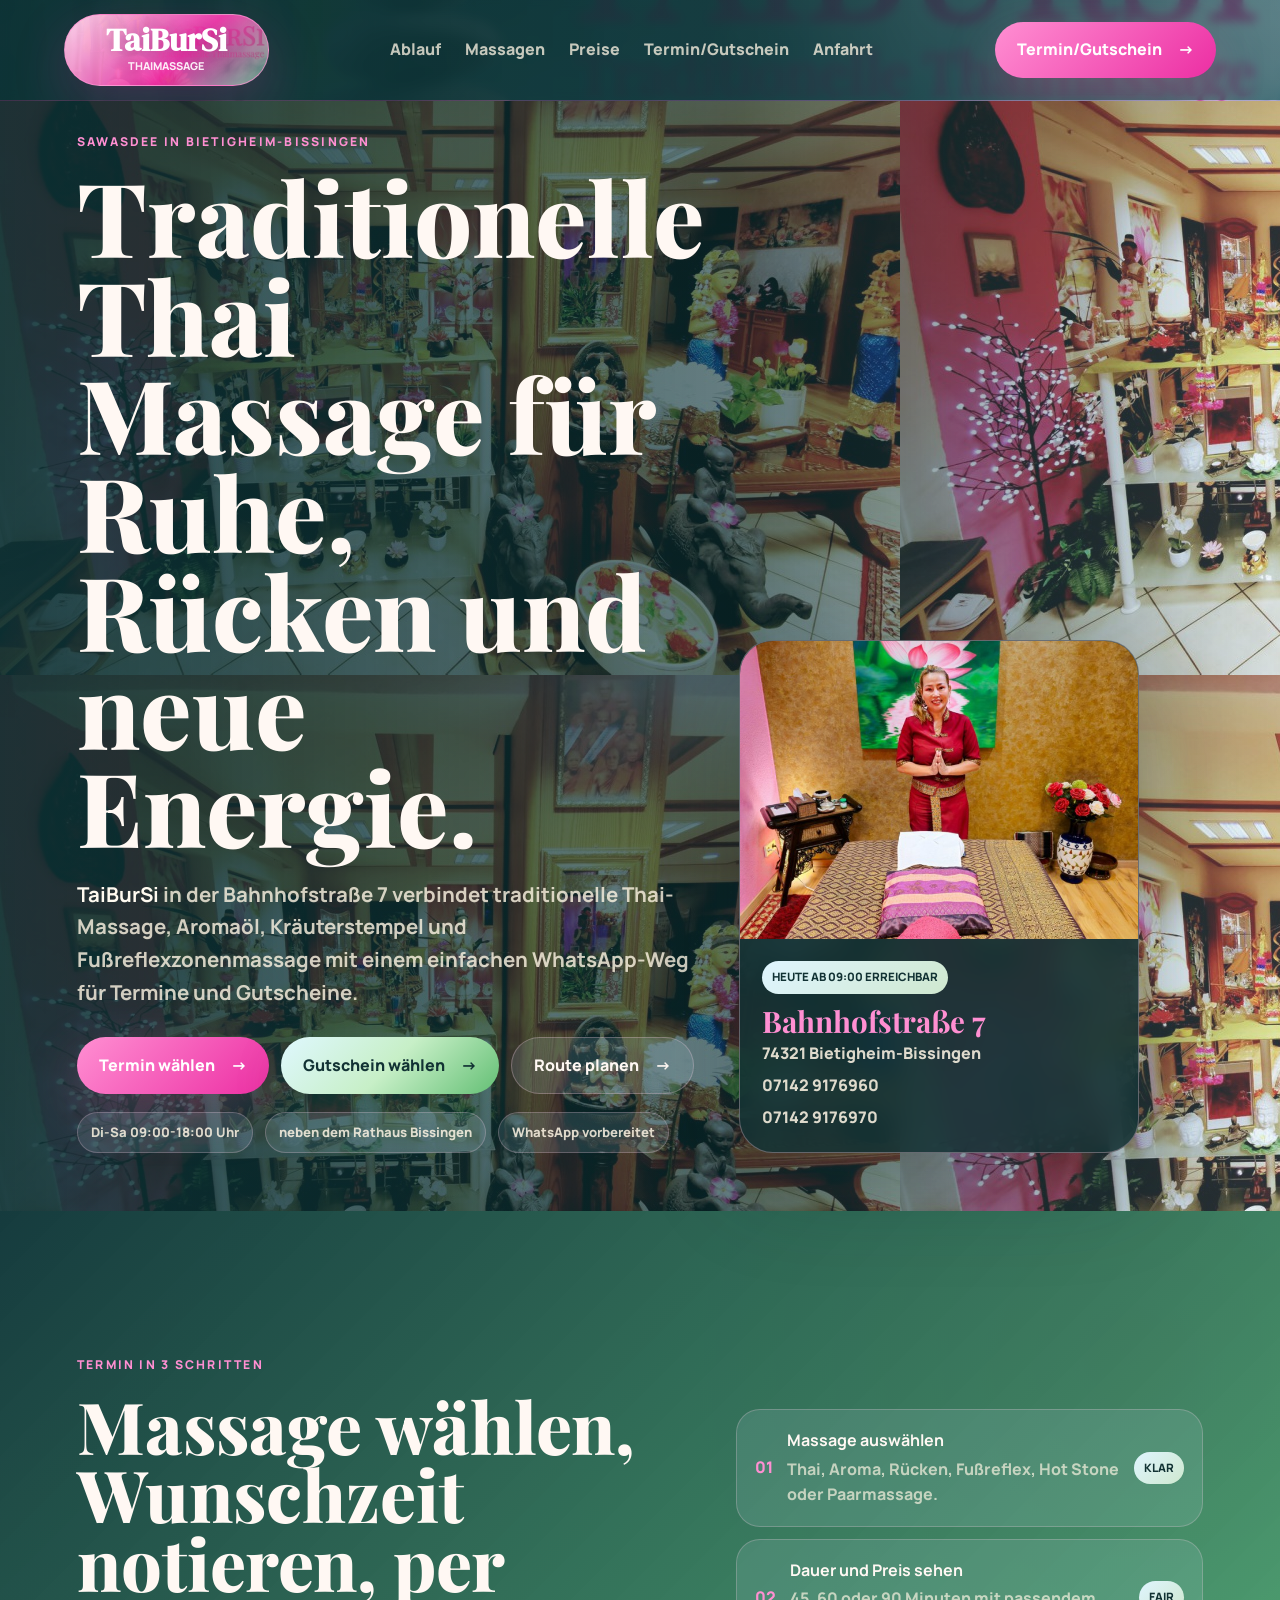
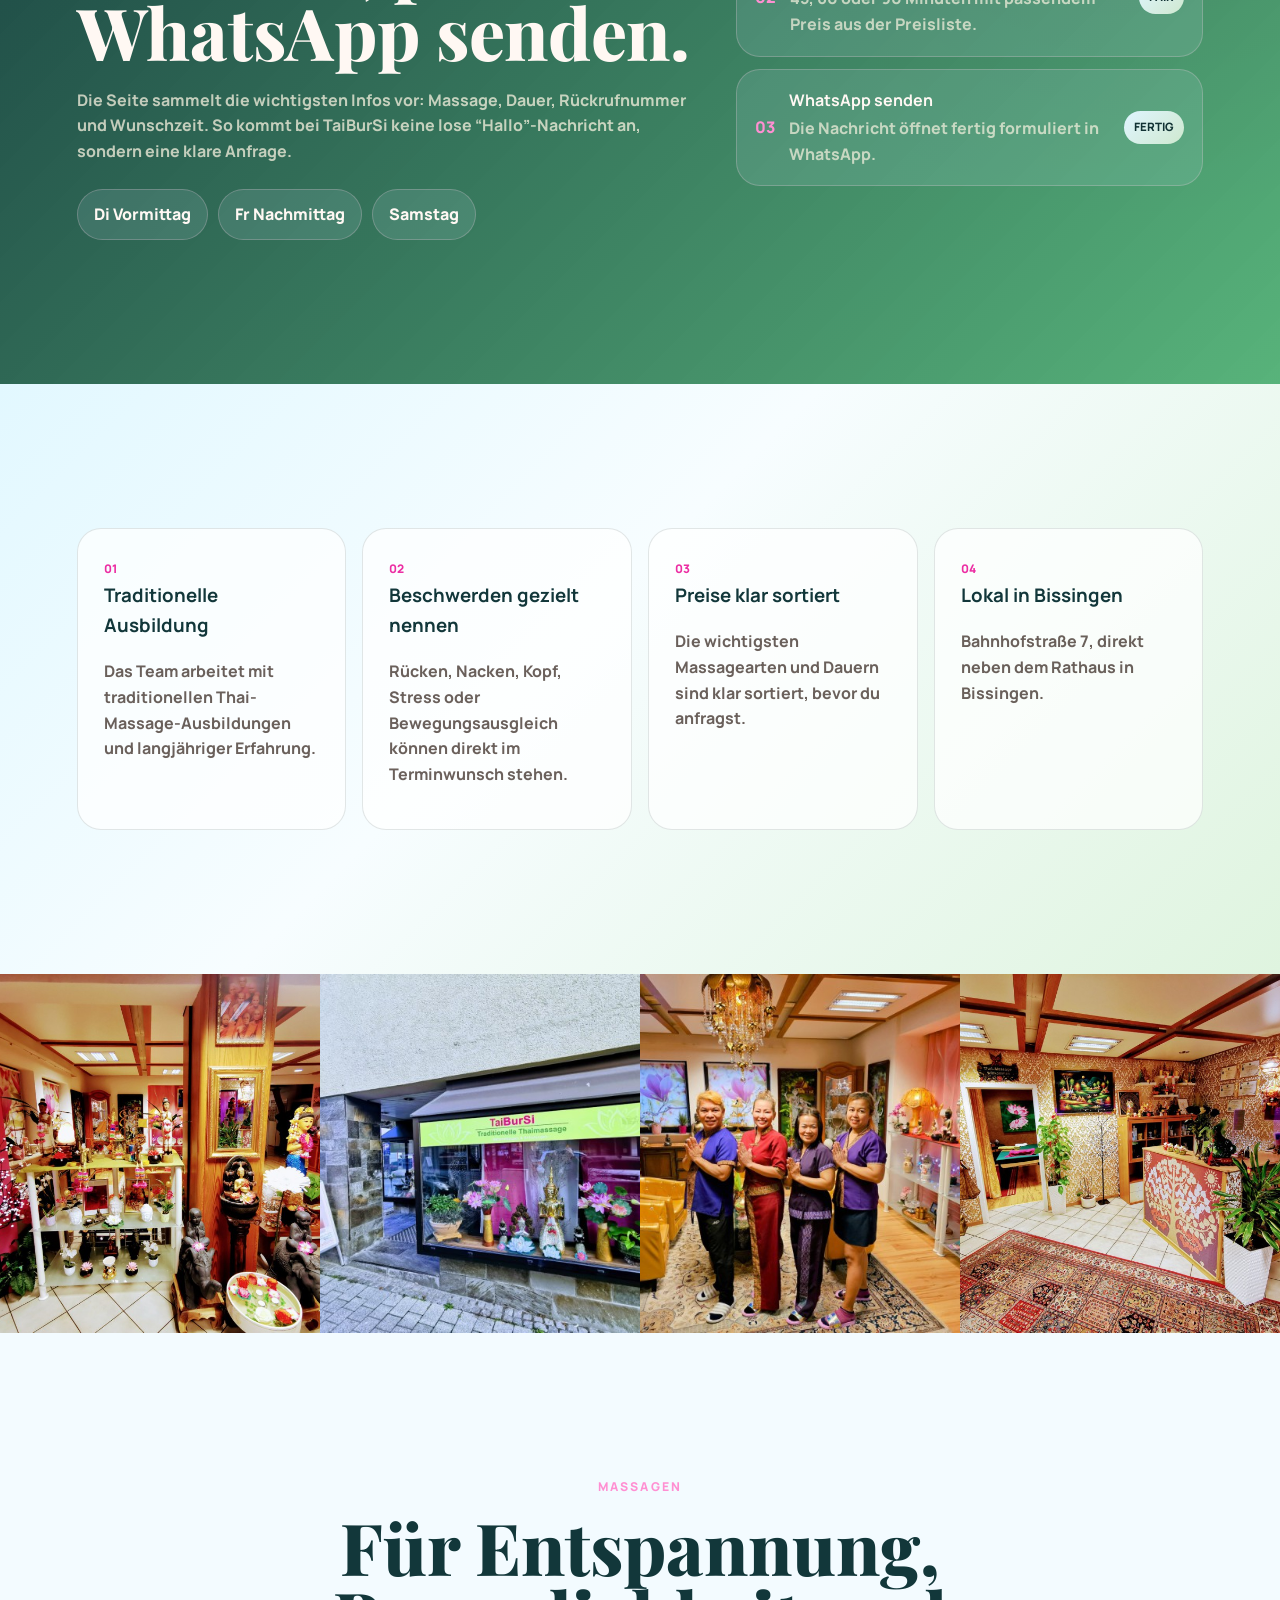
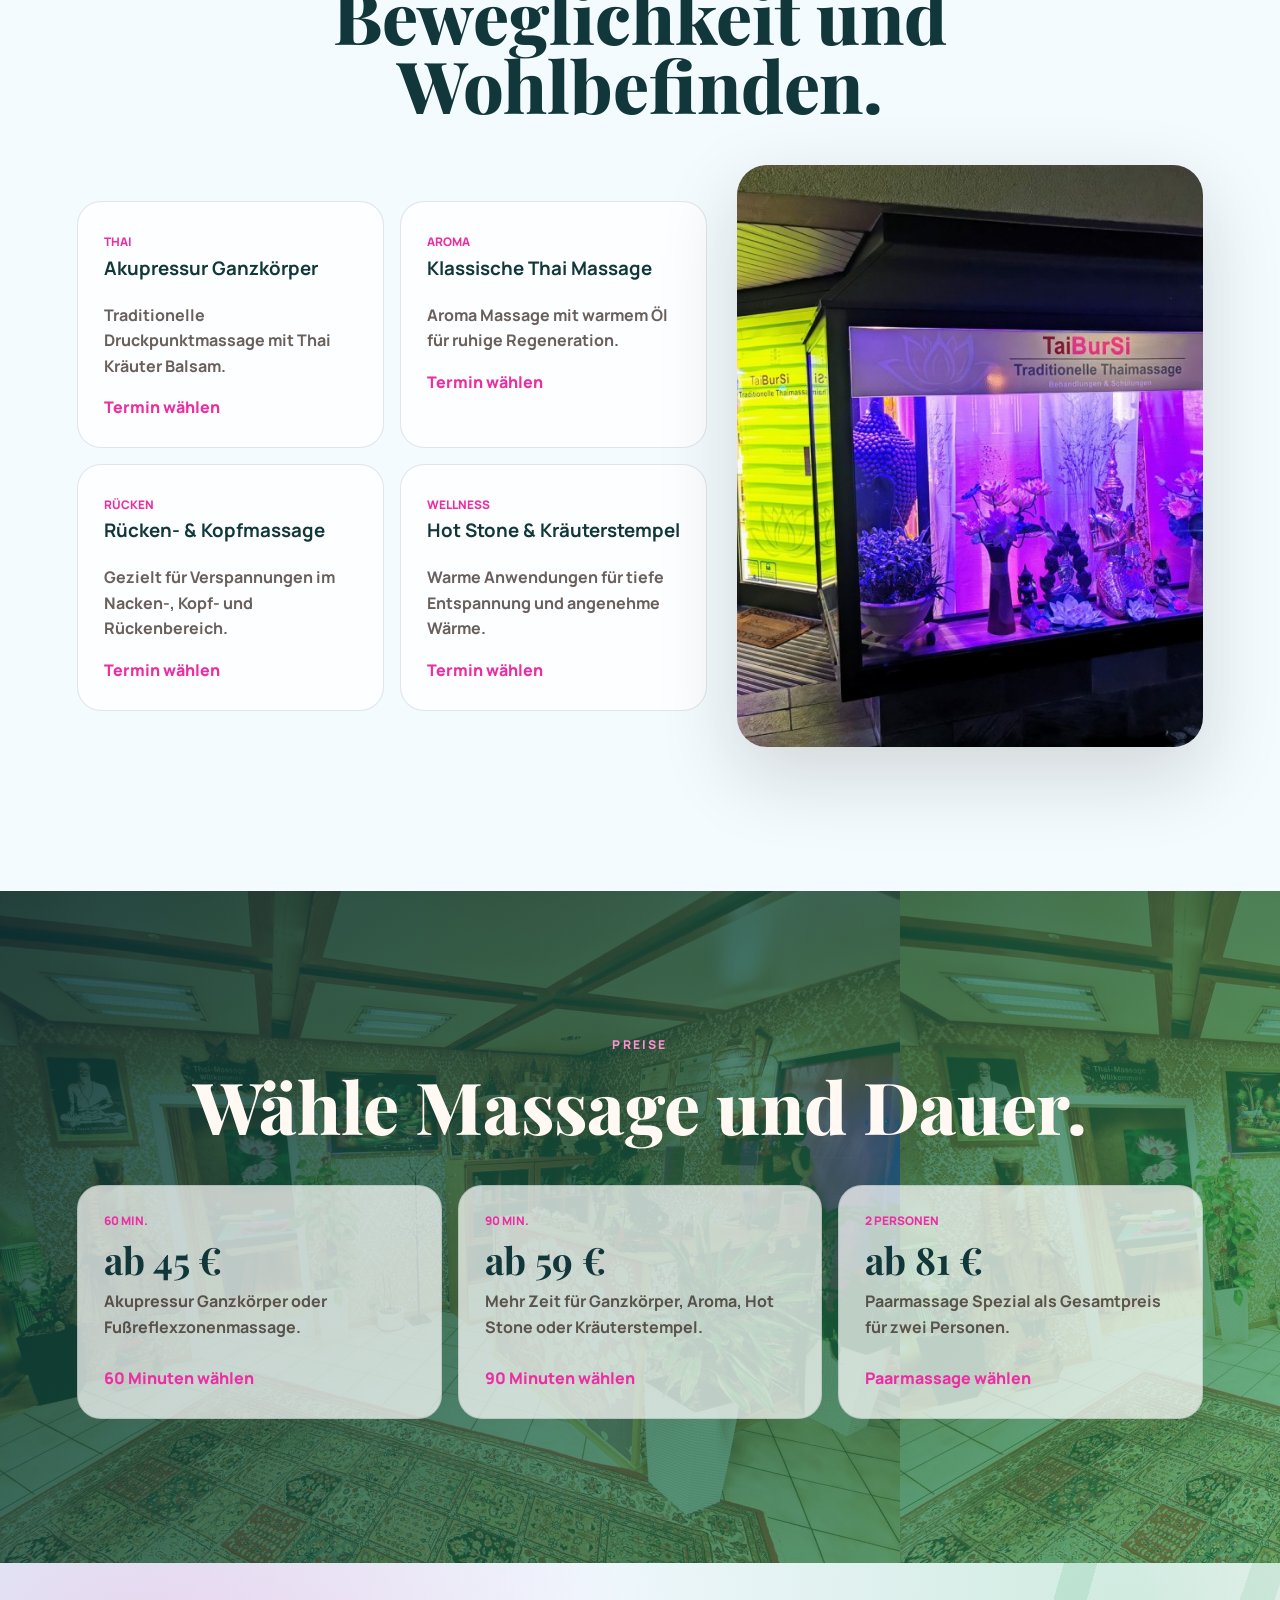
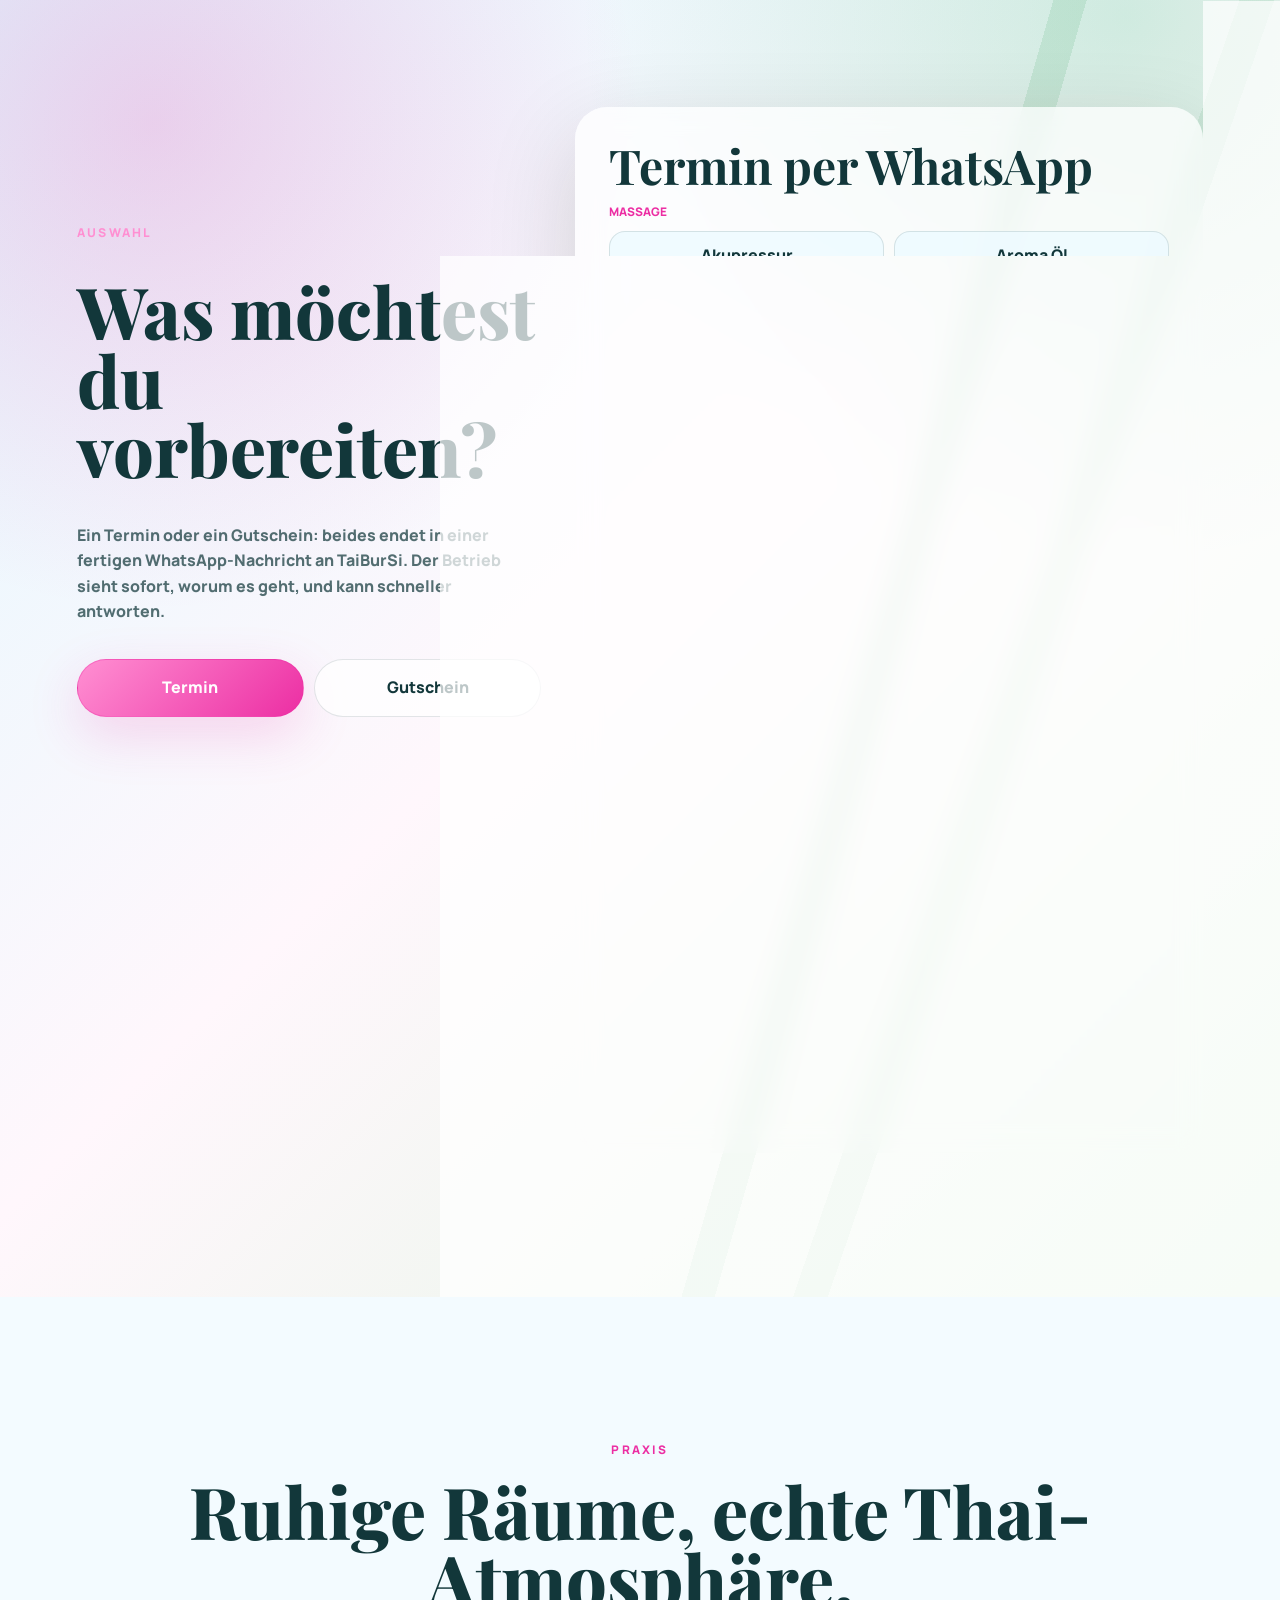
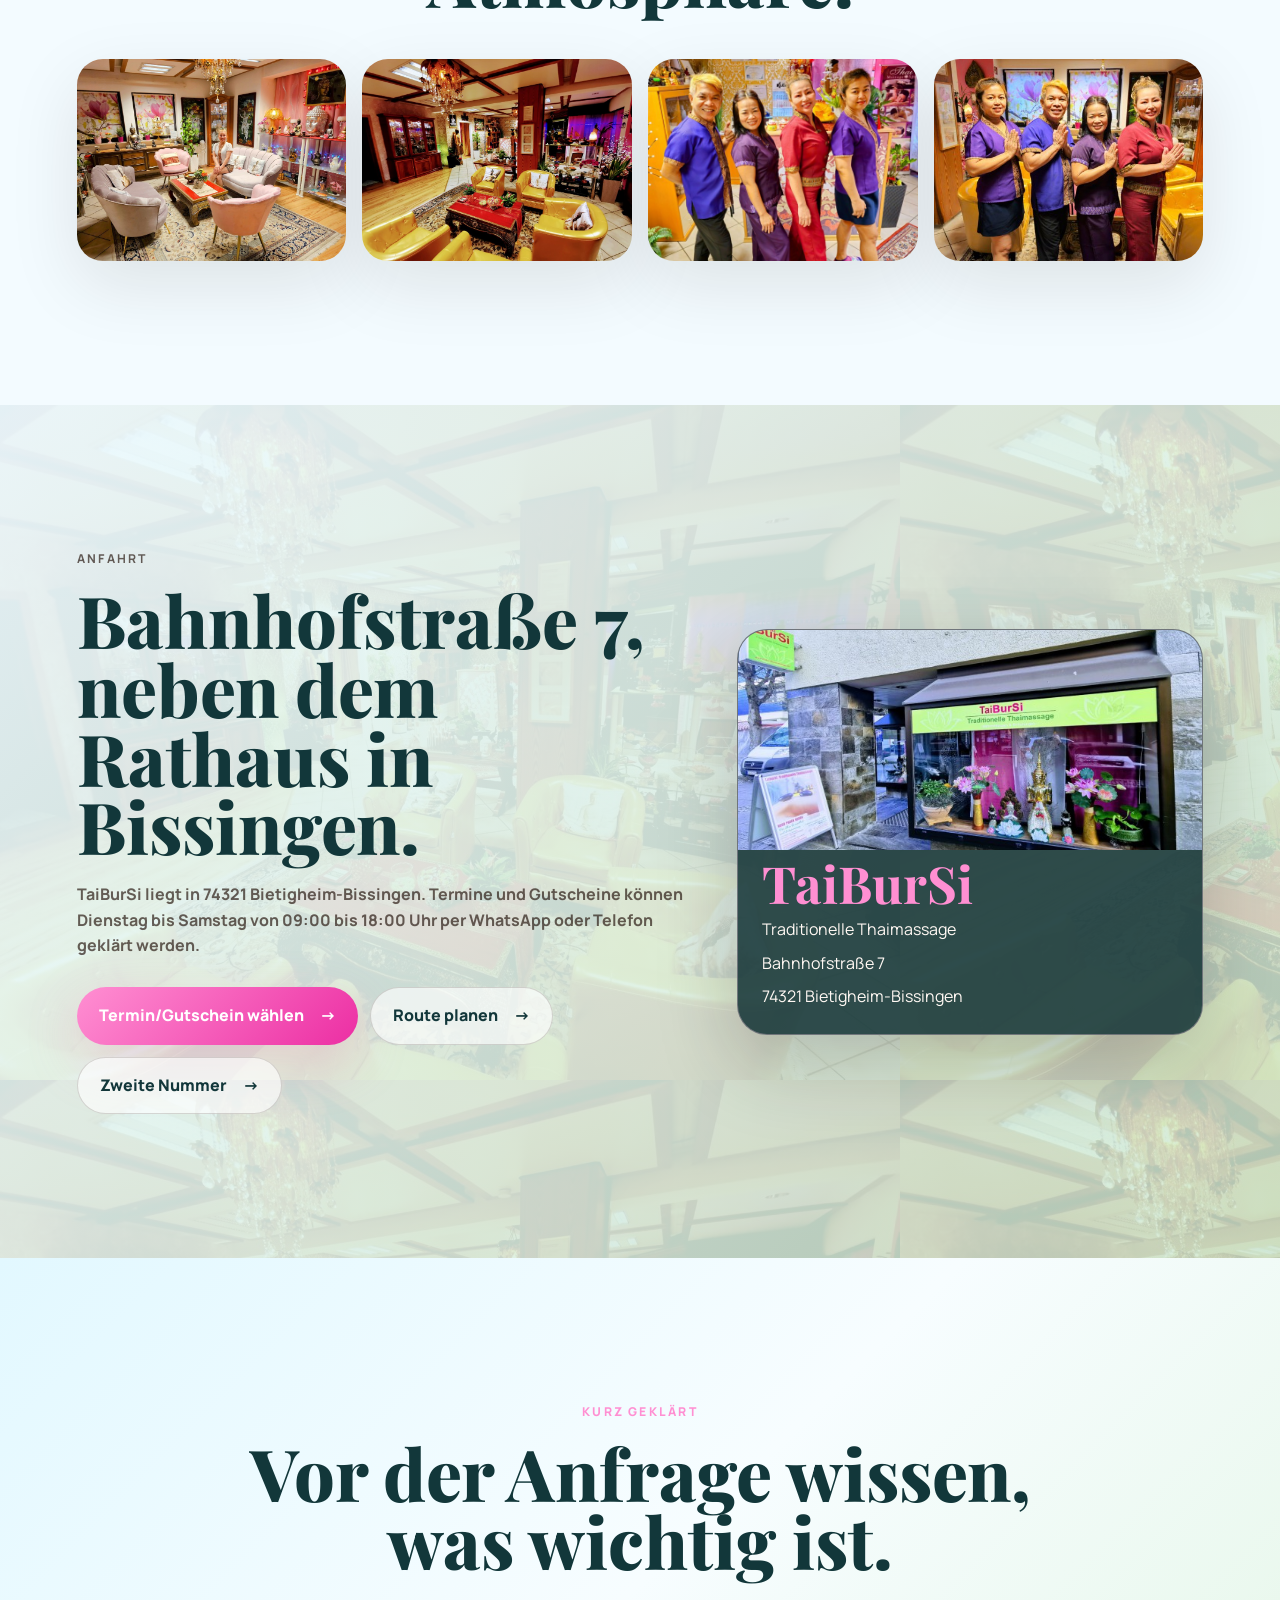
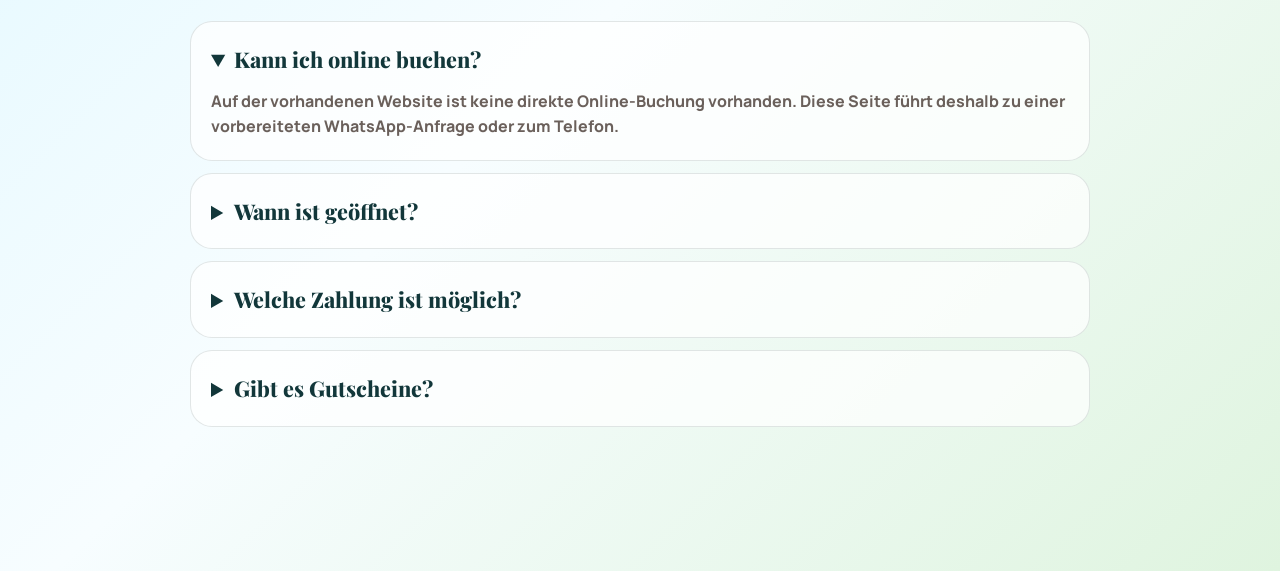
<file: demos/bursi-thaimassage/index.html>
<!doctype html>
<html lang="de">
  <head>
    <meta charset="utf-8" />
    <meta name="viewport" content="width=device-width, initial-scale=1" />
    <meta name="description" content="TaiBurSi Traditionelle Thaimassage in Bietigheim-Bissingen: Thai Massage, Aroma Massage, Rückenmassage, Hot Stone, Kräuterstempel und Fußreflexzonenmassage." />
    <meta property="og:title" content="TaiBurSi Traditionelle Thaimassage Bietigheim-Bissingen" />
    <meta property="og:description" content="Termin oder Gutschein per vorbereiteter WhatsApp-Anfrage sichern: Bahnhofstraße 7, 74321 Bietigheim-Bissingen." />
    <title>TaiBurSi | Traditionelle Thaimassage Bissingen</title>
    <link rel="preconnect" href="https://fonts.googleapis.com" />
    <link rel="preconnect" href="https://fonts.gstatic.com" crossorigin />
    <link href="https://fonts.googleapis.com/css2?family=DM+Serif+Display&family=Manrope:wght@400;500;700;800;900&family=Playfair+Display:wght@700;800&display=swap" rel="stylesheet" />
    <link rel="stylesheet" href="styles.css?v=bursi-mobile-polish-2" />
  </head>
  <body>
    <header class="site-header">
      <a class="brand" href="#top" aria-label="TaiBurSi Startseite">
        <span class="brand-mark">
          <span class="brand-word">TaiBurSi</span>
          <span class="brand-subline">Thaimassage</span>
        </span>
      </a>
      <button class="mobile-section-toggle" type="button" aria-expanded="false" aria-controls="mobile-section-menu">Menü</button>
      <nav aria-label="Navigation">
        <a href="#ablauf">Ablauf</a>
        <a href="#massagen">Massagen</a>
        <a href="#preise">Preise</a>
        <a href="#auswahl">Termin/Gutschein</a>
        <a href="#anfahrt">Anfahrt</a>
      </nav>
      <button class="header-cta" type="button" data-open-choice data-choice="termin">Termin/Gutschein</button>
      <div class="mobile-section-menu" id="mobile-section-menu" aria-label="Schnellnavigation">
        <a href="#ablauf">Ablauf</a>
        <a href="#massagen">Massagen</a>
        <a href="#preise">Preise</a>
        <a href="#auswahl">Termin/Gutschein</a>
        <a href="#anfahrt">Anfahrt</a>
      </div>
    </header>

    <main id="top">
      <section class="hero">
        <div class="hero-copy">
          <p class="eyebrow">Sawasdee in Bietigheim-Bissingen</p>
          <h1>Traditionelle Thai Massage für Ruhe, Rücken und neue Energie.</h1>
          <p><strong>TaiBurSi</strong> in der Bahnhofstraße 7 verbindet traditionelle Thai-Massage, Aromaöl, Kräuterstempel und Fußreflexzonenmassage mit einem einfachen WhatsApp-Weg für Termine und Gutscheine.</p>
          <div class="hero-actions">
            <button class="btn btn-red" type="button" data-open-choice data-choice="termin">Termin wählen</button>
            <button class="btn btn-gold" type="button" data-open-choice data-choice="gutschein">Gutschein wählen</button>
            <a class="btn btn-outline" href="https://www.google.com/maps/dir/?api=1&destination=Bahnhofstra%C3%9Fe%207%2C%2074321%20Bietigheim-Bissingen" target="_blank" rel="noreferrer">Route planen</a>
          </div>
          <div class="hero-proof" aria-label="TaiBurSi Vorteile">
            <span>Di-Sa 09:00-18:00 Uhr</span>
            <span>neben dem Rathaus Bissingen</span>
            <span>WhatsApp vorbereitet</span>
          </div>
        </div>
        <aside class="hero-card">
          <img src="assets/massage-treatment.jpg" alt="Traditionelle Thai Massage Behandlungsraum" />
          <div class="hero-card-body">
            <span class="status-pill" id="openStatus">Öffnungszeiten prüfen...</span>
            <strong>Bahnhofstraße 7</strong>
            <span>74321 Bietigheim-Bissingen</span>
            <a href="tel:+4971429176960">07142 9176960</a>
            <a href="tel:+4971429176970">07142 9176970</a>
          </div>
        </aside>
      </section>

      <section class="booking-flow" id="ablauf" aria-label="Schnell zum Termin">
        <div class="flow-copy">
          <p class="eyebrow">Termin in 3 Schritten</p>
          <h2>Massage wählen, Wunschzeit notieren, per WhatsApp senden.</h2>
          <p>Die Seite sammelt die wichtigsten Infos vor: Massage, Dauer, Rückrufnummer und Wunschzeit. So kommt bei TaiBurSi keine lose “Hallo”-Nachricht an, sondern eine klare Anfrage.</p>
          <div class="quick-slots" aria-label="Schnelle Zeiten">
            <button type="button" data-open-choice data-choice="termin" data-preset-time="Dienstag Vormittag">Di Vormittag</button>
            <button type="button" data-open-choice data-choice="termin" data-preset-time="Freitag Nachmittag">Fr Nachmittag</button>
            <button type="button" data-open-choice data-choice="termin" data-preset-time="Samstag">Samstag</button>
          </div>
        </div>
        <div class="flow-steps">
          <article><span>01</span><div><strong>Massage auswählen</strong><p>Thai, Aroma, Rücken, Fußreflex, Hot Stone oder Paarmassage.</p></div><em>klar</em></article>
          <article><span>02</span><div><strong>Dauer und Preis sehen</strong><p>45, 60 oder 90 Minuten mit passendem Preis aus der Preisliste.</p></div><em>fair</em></article>
          <article><span>03</span><div><strong>WhatsApp senden</strong><p>Die Nachricht öffnet fertig formuliert in WhatsApp.</p></div><em>fertig</em></article>
        </div>
      </section>

      <section class="trust-section">
        <article><span>01</span><h3>Traditionelle Ausbildung</h3><p>Das Team arbeitet mit traditionellen Thai-Massage-Ausbildungen und langjähriger Erfahrung.</p></article>
        <article><span>02</span><h3>Beschwerden gezielt nennen</h3><p>Rücken, Nacken, Kopf, Stress oder Bewegungsausgleich können direkt im Terminwunsch stehen.</p></article>
        <article><span>03</span><h3>Preise klar sortiert</h3><p>Die wichtigsten Massagearten und Dauern sind klar sortiert, bevor du anfragst.</p></article>
        <article><span>04</span><h3>Lokal in Bissingen</h3><p>Bahnhofstraße 7, direkt neben dem Rathaus in Bissingen.</p></article>
      </section>

      <section class="image-mosaic" aria-label="Einblicke in TaiBurSi">
        <img src="assets/interior-quiet.jpg" alt="Thai Massage Praxis mit traditioneller Dekoration" />
        <img src="assets/practice-room-01.jpg" alt="Massage Behandlungsraum" />
        <img src="assets/team-01.jpg" alt="TaiBurSi Team" />
        <img src="assets/practice-detail-01.jpg" alt="Ruhiger Praxisraum für Massage" />
      </section>

      <section class="services-section" id="massagen">
        <div class="section-heading">
          <p class="eyebrow">Massagen</p>
          <h2>Für Entspannung, Beweglichkeit und Wohlbefinden.</h2>
        </div>
        <div class="service-layout">
          <div class="service-grid">
            <article><span>Thai</span><h3>Akupressur Ganzkörper</h3><p>Traditionelle Druckpunktmassage mit Thai Kräuter Balsam.</p><button class="inline-action" type="button" data-open-choice data-choice="termin" data-preset-service="Akupressur Ganzkörpermassage">Termin wählen</button></article>
            <article><span>Aroma</span><h3>Klassische Thai Massage</h3><p>Aroma Massage mit warmem Öl für ruhige Regeneration.</p><button class="inline-action" type="button" data-open-choice data-choice="termin" data-preset-service="Thai Klassische Massage">Termin wählen</button></article>
            <article><span>Rücken</span><h3>Rücken- & Kopfmassage</h3><p>Gezielt für Verspannungen im Nacken-, Kopf- und Rückenbereich.</p><button class="inline-action" type="button" data-open-choice data-choice="termin" data-preset-service="Rücken- und Kopfmassage">Termin wählen</button></article>
            <article><span>Wellness</span><h3>Hot Stone & Kräuterstempel</h3><p>Warme Anwendungen für tiefe Entspannung und angenehme Wärme.</p><button class="inline-action" type="button" data-open-choice data-choice="termin" data-preset-service="Hot Stone Ganzkörpermassage">Termin wählen</button></article>
          </div>
          <figure class="service-image">
            <img src="assets/practice-room-02.jpg" alt="Thai Massage Raum bei TaiBurSi" />
          </figure>
        </div>
      </section>

      <section class="price-section" id="preise">
        <div class="section-heading">
          <p class="eyebrow">Preise</p>
          <h2>Wähle Massage und Dauer.</h2>
        </div>
        <div class="price-grid">
          <article><span>60 Min.</span><strong>ab 45 €</strong><p>Akupressur Ganzkörper oder Fußreflexzonenmassage.</p><button class="inline-action" type="button" data-open-choice data-choice="termin" data-preset-service="Akupressur Ganzkörpermassage" data-preset-duration="60">60 Minuten wählen</button></article>
          <article><span>90 Min.</span><strong>ab 59 €</strong><p>Mehr Zeit für Ganzkörper, Aroma, Hot Stone oder Kräuterstempel.</p><button class="inline-action" type="button" data-open-choice data-choice="termin" data-preset-service="Akupressur Ganzkörpermassage" data-preset-duration="90">90 Minuten wählen</button></article>
          <article><span>2 Personen</span><strong>ab 81 €</strong><p>Paarmassage Spezial als Gesamtpreis für zwei Personen.</p><button class="inline-action" type="button" data-open-choice data-choice="termin" data-preset-service="Paarmassage Spezial Angebot" data-preset-duration="60">Paarmassage wählen</button></article>
        </div>
      </section>

      <span class="anchor-offset" id="gutschein"></span>
      <span class="anchor-offset" id="kontakt"></span>
      <section class="choice-section" id="auswahl">
        <div class="choice-intro">
          <p class="eyebrow">Auswahl</p>
          <h2>Was möchtest du vorbereiten?</h2>
          <p>Ein Termin oder ein Gutschein: beides endet in einer fertigen WhatsApp-Nachricht an TaiBurSi. Der Betrieb sieht sofort, worum es geht, und kann schneller antworten.</p>
          <div class="choice-tabs" role="tablist" aria-label="Termin oder Gutschein wählen">
            <button class="choice-tab is-selected" type="button" data-choice-tab="termin">Termin</button>
            <button class="choice-tab" type="button" data-choice-tab="gutschein">Gutschein</button>
          </div>
        </div>
        <div class="booking-card choice-panel is-active" id="booking-card" data-choice-panel="termin">
          <strong>Termin per WhatsApp</strong>
          <div class="booking-group">
            <span>Massage</span>
            <div class="option-grid">
              <button type="button" data-service="Akupressur Ganzkörpermassage">Akupressur</button>
              <button type="button" data-service="Thai Klassische Massage">Aroma Öl</button>
              <button type="button" data-service="Rücken- und Kopfmassage">Rücken/Kopf</button>
              <button type="button" data-service="Thai Fußreflexzonenmassage">Fußreflex</button>
              <button type="button" data-service="Hot Stone Ganzkörpermassage">Hot Stone</button>
              <button type="button" data-service="Paarmassage Spezial Angebot">Paarmassage</button>
            </div>
          </div>
          <div class="booking-group">
            <span>Dauer</span>
            <div class="option-grid compact">
              <button type="button" data-duration="45">45 Min.</button>
              <button type="button" data-duration="60">60 Min.</button>
              <button type="button" data-duration="90">90 Min.</button>
            </div>
          </div>
          <label><span>Name</span><input id="customerName" autocomplete="name" placeholder="z.B. Aydin" /></label>
          <label><span>Rückrufnummer</span><input id="bookingPhone" autocomplete="tel" inputmode="tel" placeholder="falls anders als WhatsApp" /></label>
          <label><span>Wunschzeit</span><input id="bookingTime" placeholder="z.B. Dienstag ab 10 Uhr" /></label>
          <label><span>Beschwerden / Hinweis</span><input id="bookingNote" placeholder="z.B. Rücken und Nacken verspannt" /></label>
          <div class="booking-summary" id="bookingSummary">Wähle eine Massage und Dauer.</div>
          <div class="booking-actions">
            <a class="btn btn-whatsapp" id="bookingWhatsapp" href="https://wa.me/4971429176960?text=Hallo%20TaiBurSi%2C%20ich%20m%C3%B6chte%20einen%20Termin%20anfragen">Termin per WhatsApp senden</a>
            <a class="btn btn-gold" href="tel:+4971429176960">07142 9176960 anrufen</a>
          </div>
        </div>
        <div class="voucher-card choice-panel" data-choice-panel="gutschein">
          <div class="clean-voucher-preview" aria-label="Leerer TaiBurSi Gutschein Entwurf">
            <span>Geschenkgutschein</span>
            <strong id="voucherPreview">50 € Massage-Gutschein</strong>
            <div class="voucher-lines">
              <em>Für: __________</em>
              <em>Von: __________</em>
              <em>Massage: nach Wahl</em>
            </div>
            <small>TaiBurSi · Bahnhofstraße 7 · 74321 Bietigheim-Bissingen</small>
          </div>
          <strong>Gutschein per WhatsApp</strong>
          <div class="voucher-group">
            <span>Wert</span>
            <div class="voucher-options">
              <button type="button" data-voucher-value="45">45 €</button>
              <button type="button" data-voucher-value="50">50 €</button>
              <button type="button" data-voucher-value="59">59 €</button>
              <button type="button" data-voucher-value="71">71 €</button>
              <button type="button" data-voucher-value="81">81 €</button>
              <button type="button" data-voucher-value="110">110 €</button>
            </div>
          </div>
          <div class="voucher-group">
            <span>Massageart</span>
            <div class="voucher-options service">
              <button type="button" data-voucher-service="Hot Stone Massage">Hot Stone</button>
              <button type="button" data-voucher-service="Thai klassische Massage">Thai Klassisch</button>
              <button type="button" data-voucher-service="Thai Kräuterstempel">Kräuterstempel</button>
              <button type="button" data-voucher-service="Rücken u. Kopf Massage">Rücken/Kopf</button>
              <button type="button" data-voucher-service="Akupressur Ganzkörper Massage">Akupressur</button>
              <button type="button" data-voucher-service="Massage für 2 Personen">2 Personen</button>
            </div>
          </div>
          <label><span>Für wen?</span><input id="voucherRecipient" placeholder="z.B. Mama, Freund, Kollegin" /></label>
          <label><span>Von wem?</span><input id="voucherBuyer" placeholder="z.B. Aydin" /></label>
          <label><span>Rückrufnummer</span><input id="voucherPhone" autocomplete="tel" inputmode="tel" placeholder="falls anders als WhatsApp" /></label>
          <label><span>Abholung / Hinweis</span><input id="voucherNote" placeholder="z.B. Samstag ab 11 Uhr abholen" /></label>
          <div class="voucher-summary" id="voucherSummary">50 € Gutschein · Massageart noch offen</div>
          <div class="voucher-actions">
            <a class="btn btn-whatsapp" id="voucherWhatsapp" href="https://wa.me/4971429176960?text=Hallo%20TaiBurSi%2C%20ich%20m%C3%B6chte%20einen%20Gutschein%20reservieren">Gutschein per WhatsApp senden</a>
            <a class="btn btn-gold" href="tel:+4971429176960">Gutschein telefonisch reservieren</a>
          </div>
        </div>
      </section>

      <section class="gallery-section">
        <div class="section-heading">
          <p class="eyebrow">Praxis</p>
          <h2>Ruhige Räume, echte Thai-Atmosphäre.</h2>
        </div>
        <div class="gallery-grid">
          <img src="assets/practice-room-03.jpg" alt="Massage Praxisraum mit traditioneller Einrichtung" />
          <img src="assets/practice-detail-02.jpg" alt="Detail in der Thai Massage Praxis" />
          <img src="assets/team-02.jpg" alt="TaiBurSi Mitarbeiterin" />
          <img src="assets/hero-thai-massage.jpg" alt="Traditionelle Thai Massage Motiv" />
        </div>
      </section>

      <section class="location-section" id="anfahrt">
        <div>
          <p class="eyebrow">Anfahrt</p>
          <h2>Bahnhofstraße 7, neben dem Rathaus in Bissingen.</h2>
          <p>TaiBurSi liegt in 74321 Bietigheim-Bissingen. Termine und Gutscheine können Dienstag bis Samstag von 09:00 bis 18:00 Uhr per WhatsApp oder Telefon geklärt werden.</p>
          <div class="location-actions">
            <button class="btn btn-red" type="button" data-open-choice data-choice="termin">Termin/Gutschein wählen</button>
            <a class="btn btn-outline dark" href="https://www.google.com/maps/dir/?api=1&destination=Bahnhofstra%C3%9Fe%207%2C%2074321%20Bietigheim-Bissingen" target="_blank" rel="noreferrer">Route planen</a>
            <a class="btn btn-outline dark" href="tel:+4971429176970">Zweite Nummer</a>
          </div>
        </div>
        <div class="location-card">
          <img src="assets/practice-room-01.jpg" alt="Behandlungsraum bei TaiBurSi" />
          <strong>TaiBurSi</strong>
          <span>Traditionelle Thaimassage</span>
          <span>Bahnhofstraße 7</span>
          <span>74321 Bietigheim-Bissingen</span>
        </div>
      </section>

      <section class="faq-section">
        <div class="section-heading">
          <p class="eyebrow">Kurz geklärt</p>
          <h2>Vor der Anfrage wissen, was wichtig ist.</h2>
        </div>
        <div class="faq-list">
          <details open><summary>Kann ich online buchen?</summary><p>Auf der vorhandenen Website ist keine direkte Online-Buchung vorhanden. Diese Seite führt deshalb zu einer vorbereiteten WhatsApp-Anfrage oder zum Telefon.</p></details>
          <details><summary>Wann ist geöffnet?</summary><p>Dienstag bis Samstag von 09:00 bis 18:00 Uhr. Sonntag, Montag und Feiertage geschlossen.</p></details>
          <details><summary>Welche Zahlung ist möglich?</summary><p>Laut Preisliste ist EC-Karten-Zahlung möglich.</p></details>
          <details><summary>Gibt es Gutscheine?</summary><p>Ja. Die Gutscheinbestellung kann als fertige WhatsApp-Nachricht vorbereitet und vor Ort abgeholt werden.</p></details>
        </div>
      </section>
    </main>

    <aside class="whatsapp-panel" id="whatsapp-widget" aria-hidden="true">
      <button class="panel-close" type="button" aria-label="WhatsApp-Auswahl schließen" data-close-widget>x</button>
      <p class="eyebrow">WhatsApp</p>
      <strong>Termin oder Gutschein vorbereiten.</strong>
      <div class="panel-choice">
        <button type="button" data-open-choice data-choice="termin">Termin wählen</button>
        <button type="button" data-open-choice data-choice="gutschein">Gutschein wählen</button>
      </div>
      <a class="btn btn-whatsapp" id="quickWhatsapp" href="https://wa.me/4971429176960?text=Hallo%20TaiBurSi%2C%20ich%20m%C3%B6chte%20einen%20Termin%20oder%20Gutschein%20anfragen">WhatsApp direkt öffnen</a>
      <a class="btn btn-gold" href="tel:+4971429176960">Jetzt anrufen</a>
    </aside>

    <div class="mobile-action-bar" aria-label="Schnellkontakt">
      <button type="button" data-open-choice data-choice="termin">Termin</button>
      <button type="button" data-open-choice data-choice="gutschein">Gutschein</button>
      <button type="button" data-open-widget>WhatsApp</button>
      <a href="tel:+4971429176960">Anrufen</a>
    </div>

    <button class="floating-whatsapp" type="button" data-open-widget>WhatsApp</button>

    <script type="application/ld+json">
      {
        "@context": "https://schema.org",
        "@type": "HealthAndBeautyBusiness",
        "name": "TaiBurSi Traditionelle Thaimassage",
        "telephone": "+4971429176960",
        "address": {
          "@type": "PostalAddress",
          "streetAddress": "Bahnhofstraße 7",
          "postalCode": "74321",
          "addressLocality": "Bietigheim-Bissingen",
          "addressCountry": "DE"
        },
        "openingHours": "Tu-Sa 09:00-18:00"
      }
    </script>
    <script src="script.js?v=bursi-mobile-polish-2"></script>
  </body>
</html>
</file>
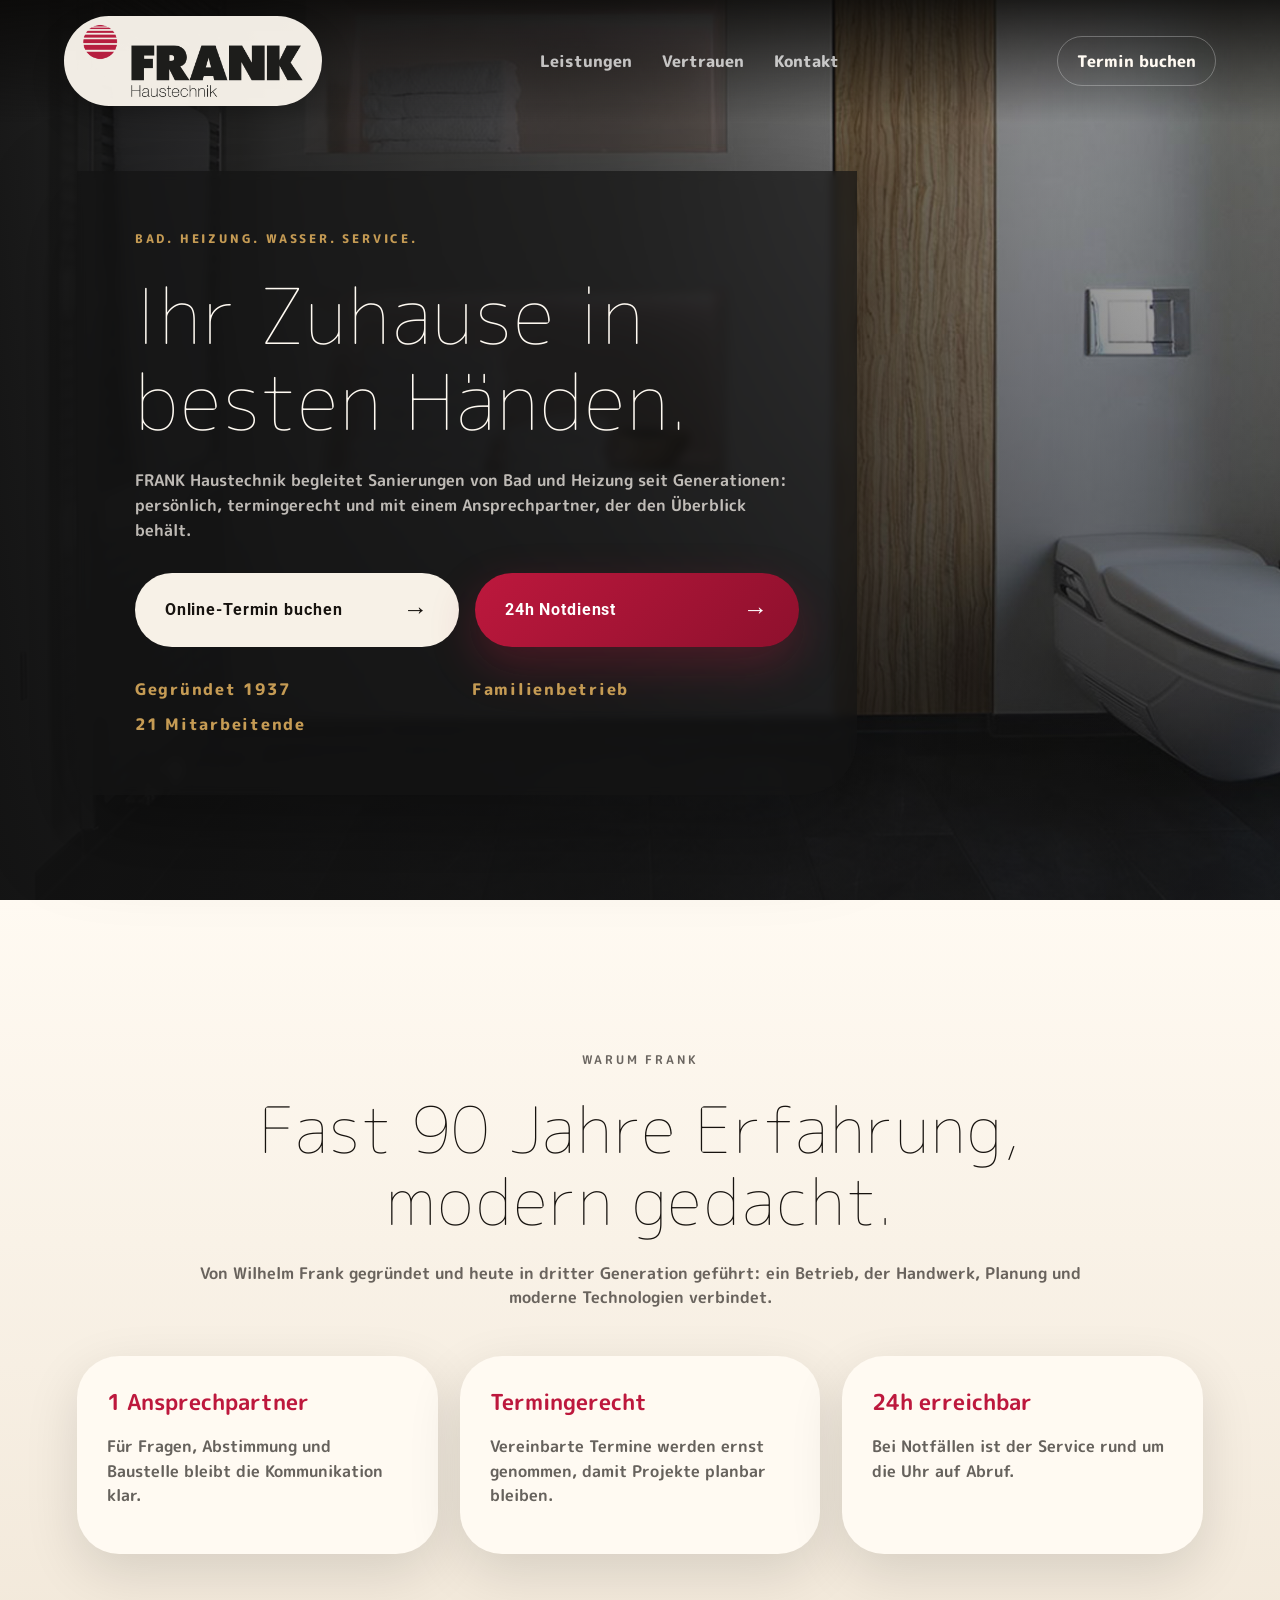
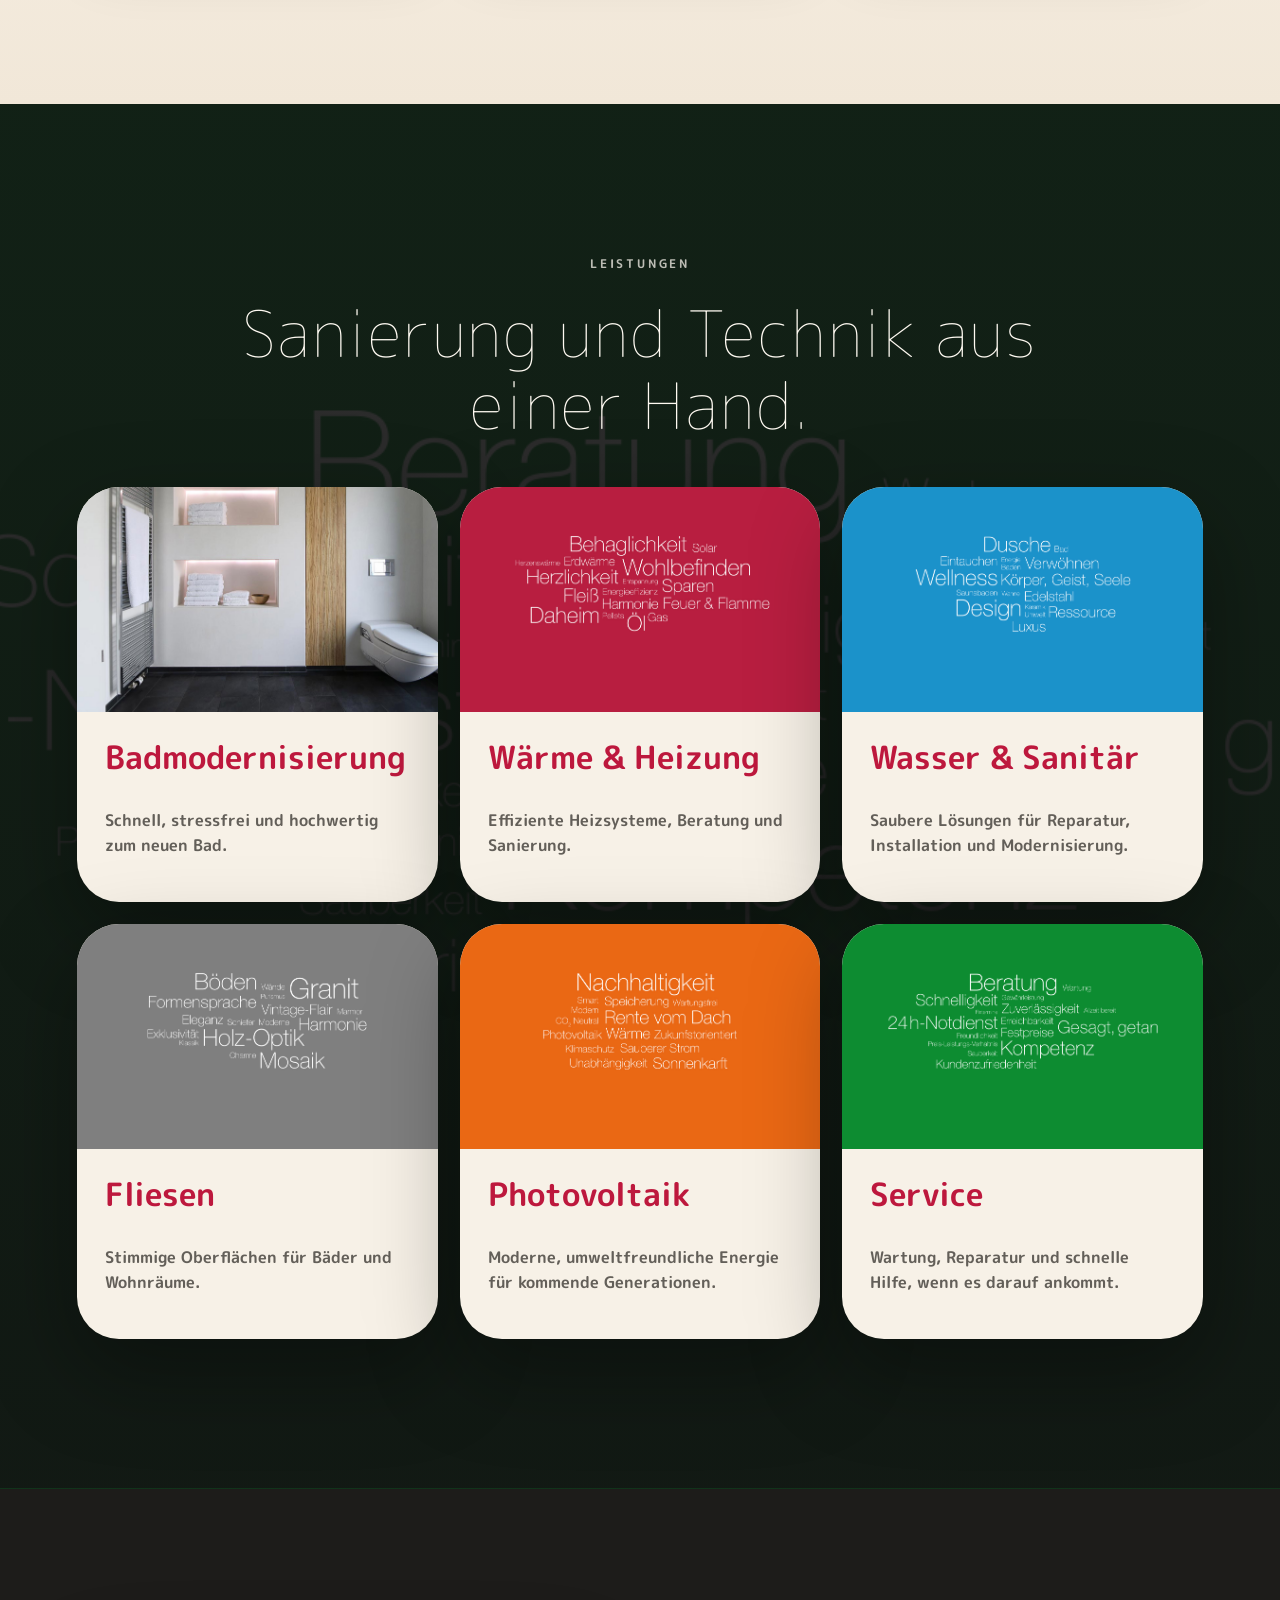
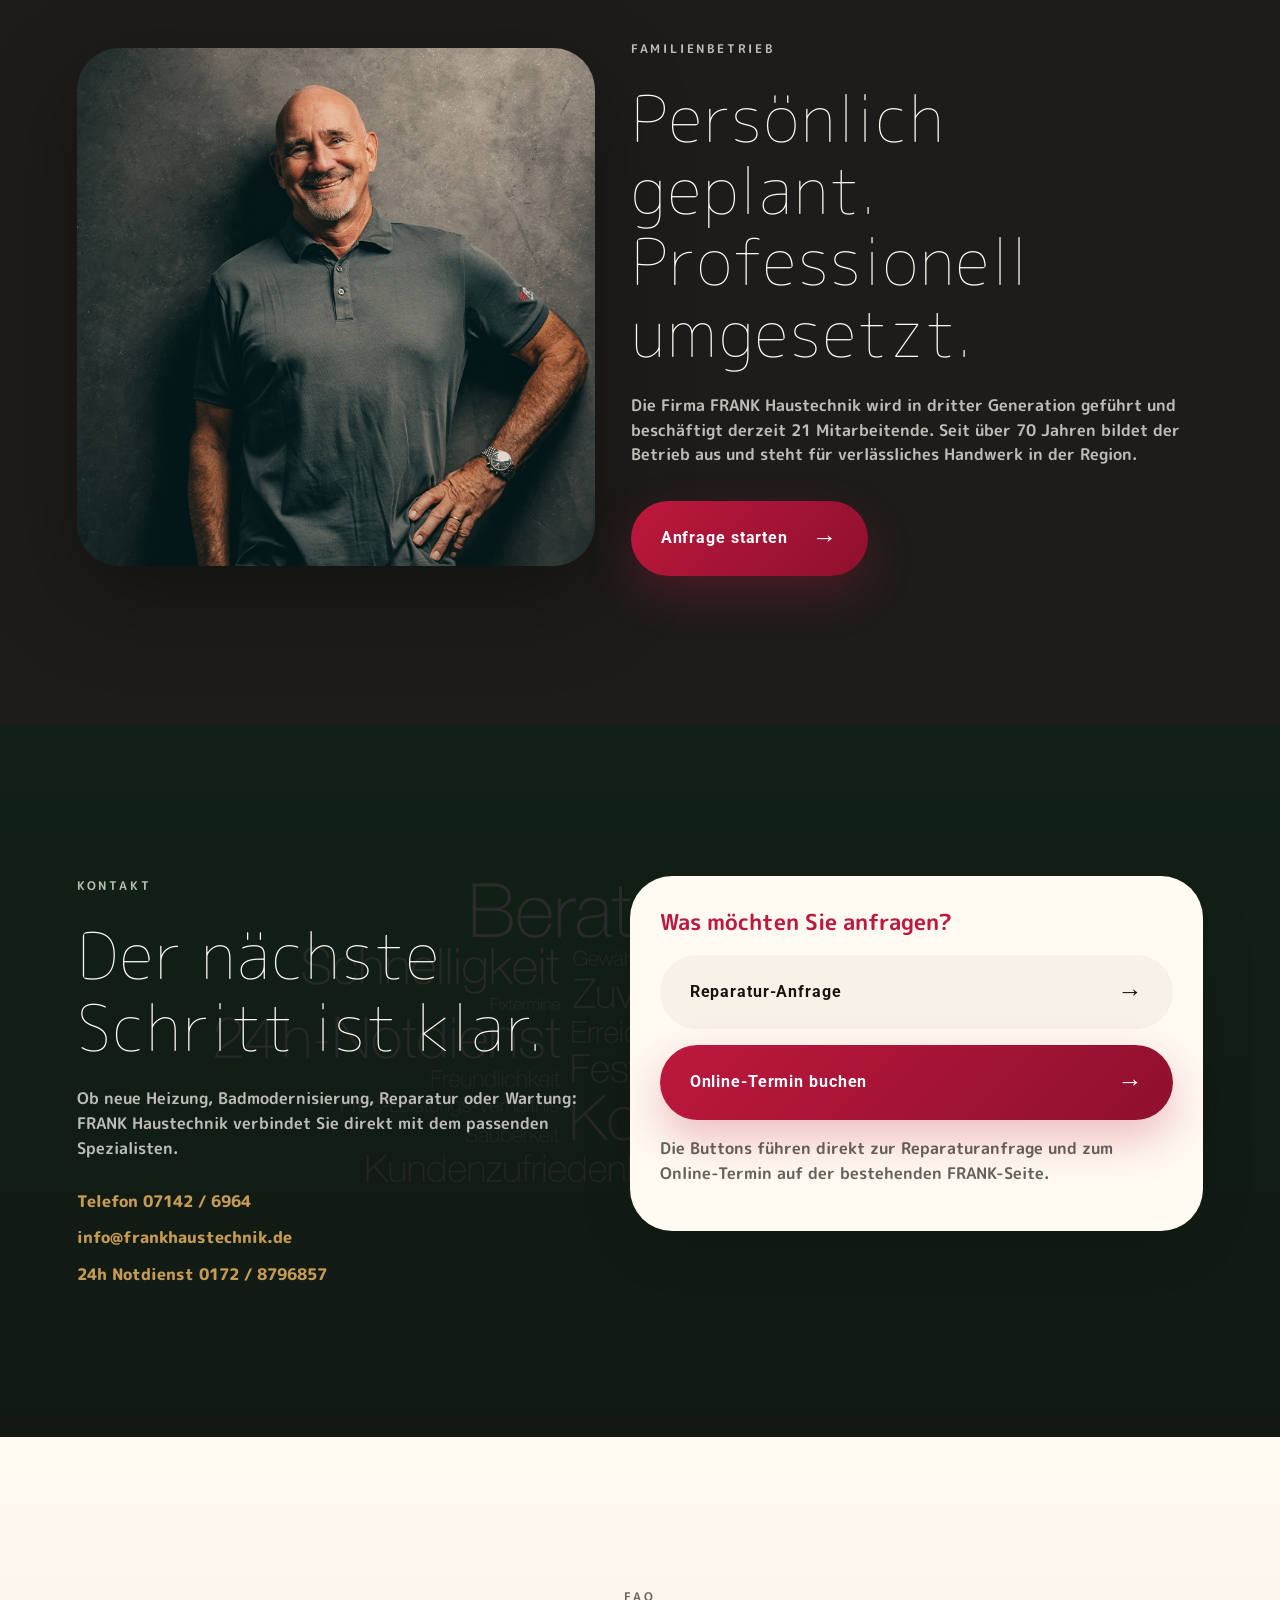
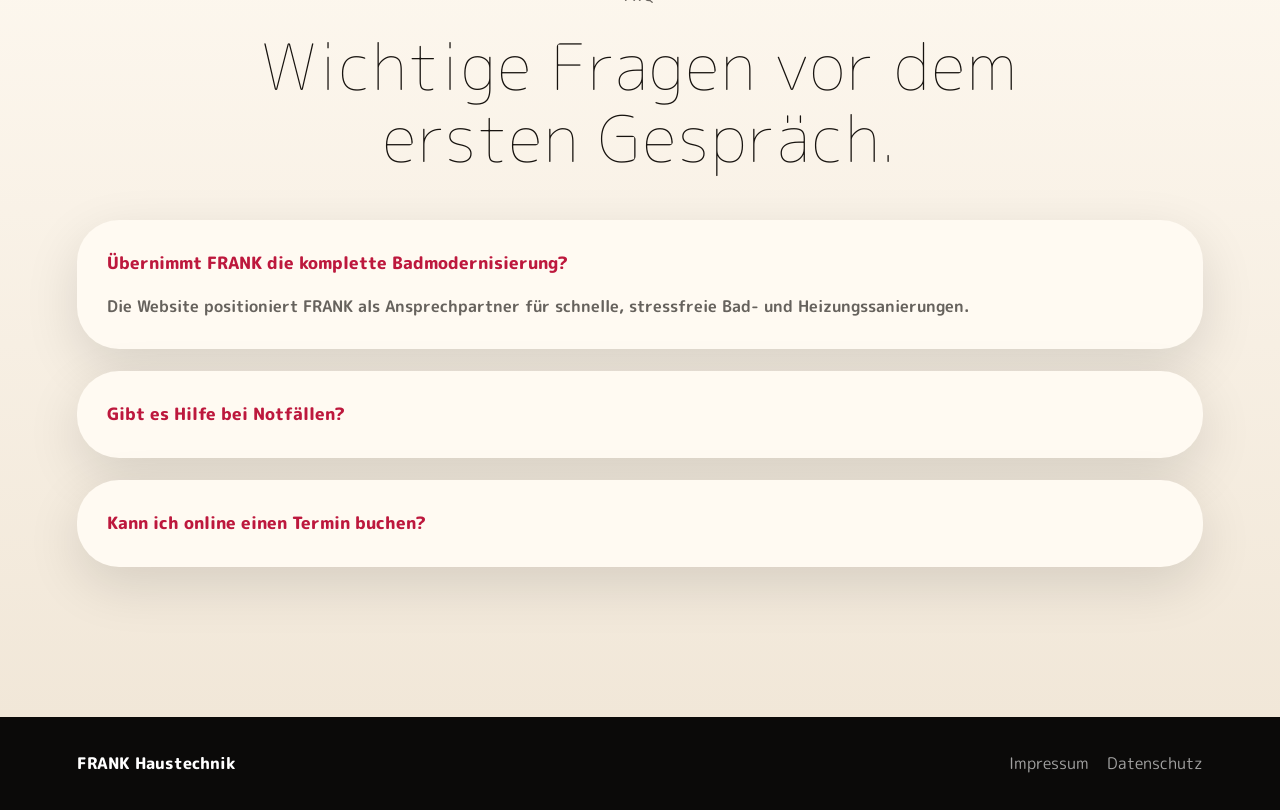
<file: demos/frank-haustechnik/index.html>
<!doctype html>
<html lang="de">
  <head>
    <meta charset="utf-8" />
    <meta name="viewport" content="width=device-width, initial-scale=1" />
    <meta
      name="description"
      content="Moderne Website für FRANK Haustechnik: Badmodernisierung, Heizung, Wasser, Fliesen, Service und 24h-Notdienst."
    />
    <title>FRANK Haustechnik | Premium Website</title>
    <link rel="preconnect" href="https://fonts.googleapis.com" />
    <link rel="preconnect" href="https://fonts.gstatic.com" crossorigin />
    <link
      href="https://fonts.googleapis.com/css2?family=M+PLUS+Rounded+1c:wght@100;300;400;500;700;800&family=Roboto:wght@700&display=swap"
      rel="stylesheet"
    />
    <link rel="stylesheet" href="styles.css" />
  </head>
  <body>
    <header class="site-header">
      <a class="brand" href="#top">
        <img src="assets/logo.png" alt="FRANK Haustechnik Logo" />
      </a>
      <nav>
        <a href="#leistungen">Leistungen</a>
        <a href="#vertrauen">Vertrauen</a>
        <a href="#kontakt">Kontakt</a>
      </nav>
      <a class="header-cta" href="#kontakt">Termin buchen</a>
    </header>

    <main id="top">
      <section class="hero">
        <div class="hero-panel">
          <p class="eyebrow">Bad. Heizung. Wasser. Service.</p>
          <h1>Ihr Zuhause in besten Händen.</h1>
          <p class="hero-copy">
            FRANK Haustechnik begleitet Sanierungen von Bad und Heizung seit
            Generationen: persönlich, termingerecht und mit einem Ansprechpartner,
            der den Überblick behält.
          </p>
          <div class="hero-actions">
            <a class="btn btn-light" href="#kontakt">Online-Termin buchen</a>
            <a class="btn btn-red" href="tel:+491728796857">24h Notdienst</a>
          </div>
          <div class="hero-stats">
            <span>Gegründet 1937</span>
            <span>Familienbetrieb</span>
            <span>21 Mitarbeitende</span>
          </div>
        </div>
      </section>

      <section class="trust" id="vertrauen">
        <div class="section-heading">
          <p class="section-kicker">Warum FRANK</p>
          <h2>Fast 90 Jahre Erfahrung, modern gedacht.</h2>
          <p>
            Von Wilhelm Frank gegründet und heute in dritter Generation geführt:
            ein Betrieb, der Handwerk, Planung und moderne Technologien verbindet.
          </p>
        </div>
        <div class="trust-grid">
          <article>
            <strong>1 Ansprechpartner</strong>
            <p>Für Fragen, Abstimmung und Baustelle bleibt die Kommunikation klar.</p>
          </article>
          <article>
            <strong>Termingerecht</strong>
            <p>Vereinbarte Termine werden ernst genommen, damit Projekte planbar bleiben.</p>
          </article>
          <article>
            <strong>24h erreichbar</strong>
            <p>Bei Notfällen ist der Service rund um die Uhr auf Abruf.</p>
          </article>
        </div>
      </section>

      <section class="services" id="leistungen">
        <div class="section-heading">
          <p class="section-kicker">Leistungen</p>
          <h2>Sanierung und Technik aus einer Hand.</h2>
        </div>
        <div class="service-grid">
          <article>
            <img src="assets/hero-bath.jpg" alt="Modernes Badezimmer" />
            <div>
              <h3>Badmodernisierung</h3>
              <p>Schnell, stressfrei und hochwertig zum neuen Bad.</p>
            </div>
          </article>
          <article>
            <img src="assets/heat.jpg" alt="Heiztechnik" />
            <div>
              <h3>Wärme & Heizung</h3>
              <p>Effiziente Heizsysteme, Beratung und Sanierung.</p>
            </div>
          </article>
          <article>
            <img src="assets/water.jpg" alt="Wasserinstallation" />
            <div>
              <h3>Wasser & Sanitär</h3>
              <p>Saubere Lösungen für Reparatur, Installation und Modernisierung.</p>
            </div>
          </article>
          <article>
            <img src="assets/tiles.jpg" alt="Fliesenarbeiten" />
            <div>
              <h3>Fliesen</h3>
              <p>Stimmige Oberflächen für Bäder und Wohnräume.</p>
            </div>
          </article>
          <article>
            <img src="assets/solar.jpg" alt="Photovoltaik Anlage" />
            <div>
              <h3>Photovoltaik</h3>
              <p>Moderne, umweltfreundliche Energie für kommende Generationen.</p>
            </div>
          </article>
          <article>
            <img src="assets/service.jpg" alt="Service und Reparatur" />
            <div>
              <h3>Service</h3>
              <p>Wartung, Reparatur und schnelle Hilfe, wenn es darauf ankommt.</p>
            </div>
          </article>
        </div>
      </section>

      <section class="feature">
        <img src="assets/markus-frank.jpg" alt="Markus Frank Geschäftsführung" />
        <div>
          <p class="section-kicker">Familienbetrieb</p>
          <h2>Persönlich geplant. Professionell umgesetzt.</h2>
          <p>
            Die Firma FRANK Haustechnik wird in dritter Generation geführt und
            beschäftigt derzeit 21 Mitarbeitende. Seit über 70 Jahren bildet der
            Betrieb aus und steht für verlässliches Handwerk in der Region.
          </p>
          <a class="btn btn-red" href="#kontakt">Anfrage starten</a>
        </div>
      </section>

      <section class="booking" id="kontakt">
        <div>
          <p class="section-kicker">Kontakt</p>
          <h2>Der nächste Schritt ist klar.</h2>
          <p>
            Ob neue Heizung, Badmodernisierung, Reparatur oder Wartung:
            FRANK Haustechnik verbindet Sie direkt mit dem passenden Spezialisten.
          </p>
          <div class="contact-lines">
            <a href="tel:+4971426964">Telefon 07142 / 6964</a>
            <a href="mailto:info@frankhaustechnik.de">info@frankhaustechnik.de</a>
            <a href="tel:+491728796857">24h Notdienst 0172 / 8796857</a>
          </div>
        </div>
        <div class="booking-card">
          <strong>Was möchten Sie anfragen?</strong>
          <a class="btn btn-light" href="https://frankhaustechnik.de/reparatur-anfrage/">Reparatur-Anfrage</a>
          <a class="btn btn-red" href="https://frankhaustechnik.de/online-termin-buchen/">Online-Termin buchen</a>
          <p>Die Buttons führen direkt zur Reparaturanfrage und zum Online-Termin auf der bestehenden FRANK-Seite.</p>
        </div>
      </section>

      <section class="faq">
        <div class="section-heading">
          <p class="section-kicker">FAQ</p>
          <h2>Wichtige Fragen vor dem ersten Gespräch.</h2>
        </div>
        <div class="faq-list">
          <details open>
            <summary>Übernimmt FRANK die komplette Badmodernisierung?</summary>
            <p>Die Website positioniert FRANK als Ansprechpartner für schnelle, stressfreie Bad- und Heizungssanierungen.</p>
          </details>
          <details>
            <summary>Gibt es Hilfe bei Notfällen?</summary>
            <p>Ja. Für Notfälle nennt FRANK einen 24h-Notdienst unter 0172 / 8796857.</p>
          </details>
          <details>
            <summary>Kann ich online einen Termin buchen?</summary>
            <p>Ja. Die bestehende Website bietet einen Online-Termin-Kalender für verfügbare Termine.</p>
          </details>
        </div>
      </section>
    </main>

    <footer>
      <span>FRANK Haustechnik</span>
      <div>
        <a href="https://frankhaustechnik.de/impressum/">Impressum</a>
        <a href="https://frankhaustechnik.de/datenschutz/">Datenschutz</a>
      </div>
    </footer>
  </body>
</html>
</file>
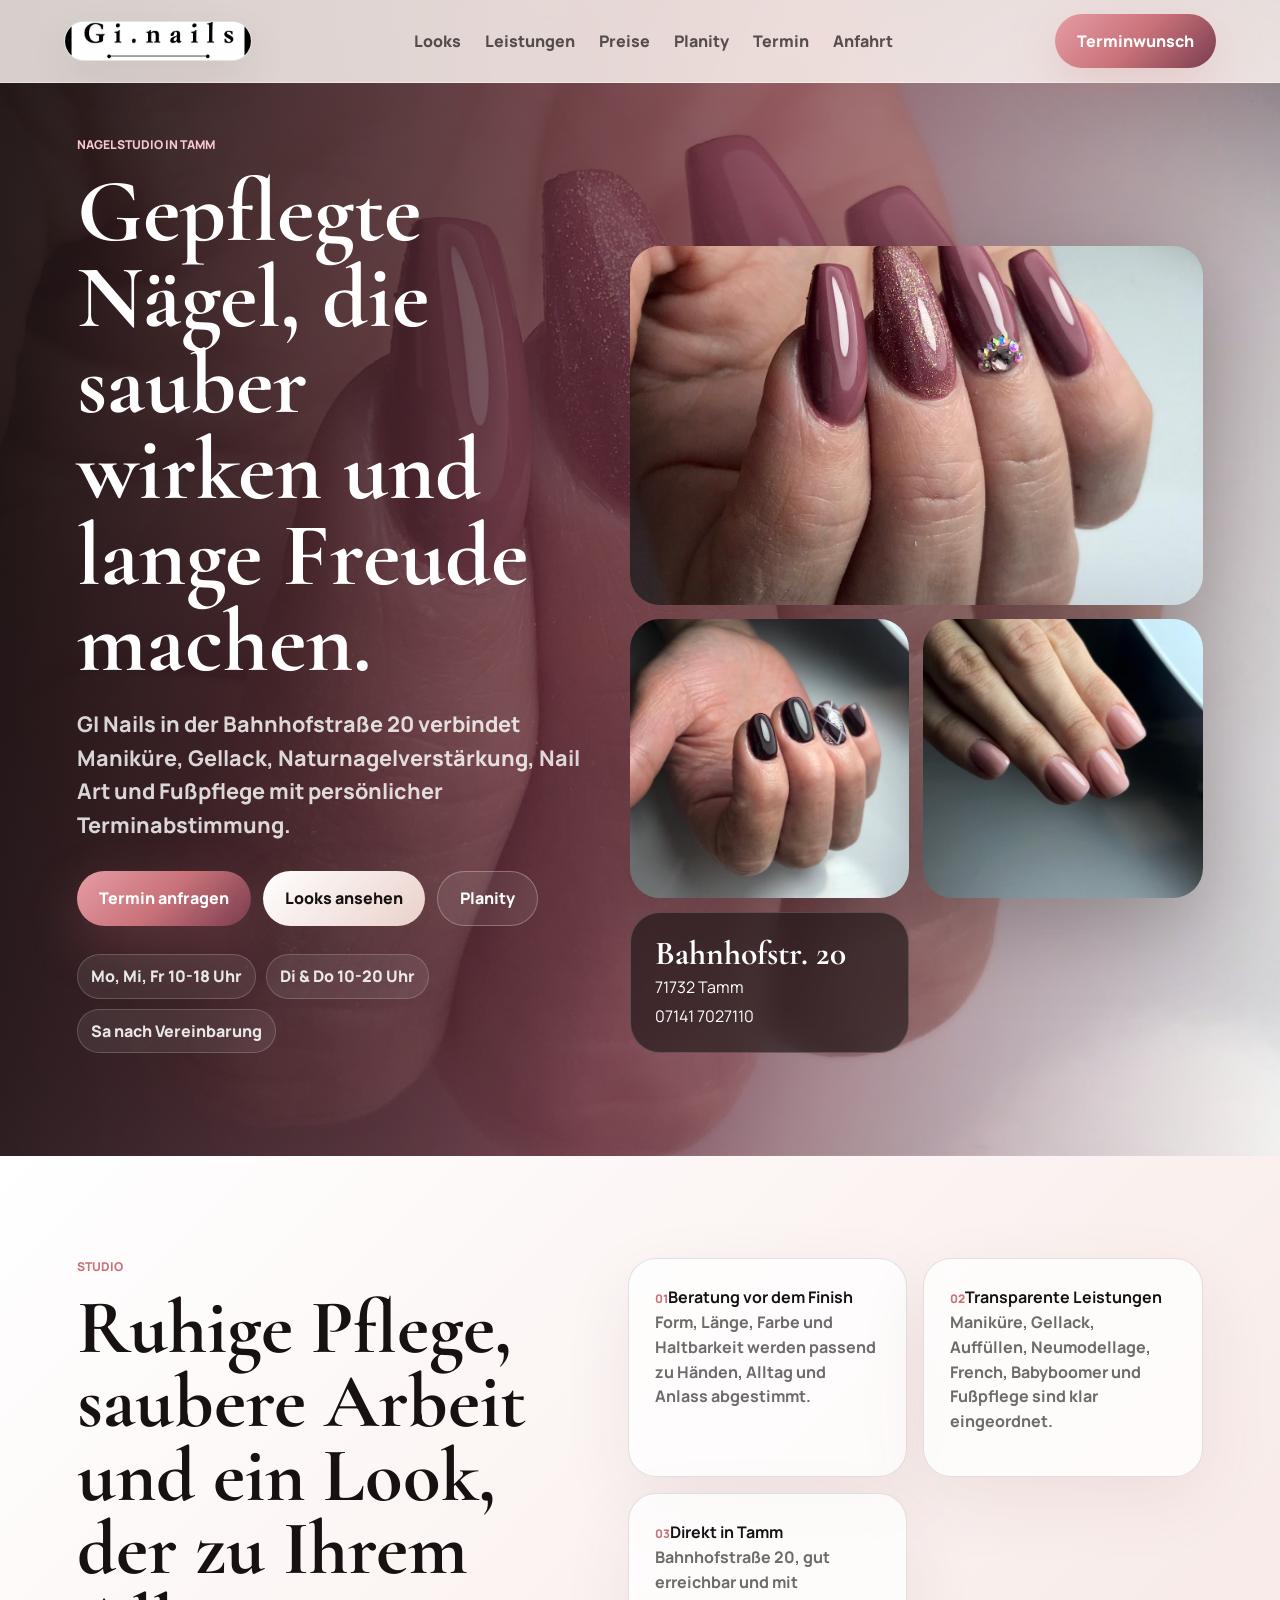
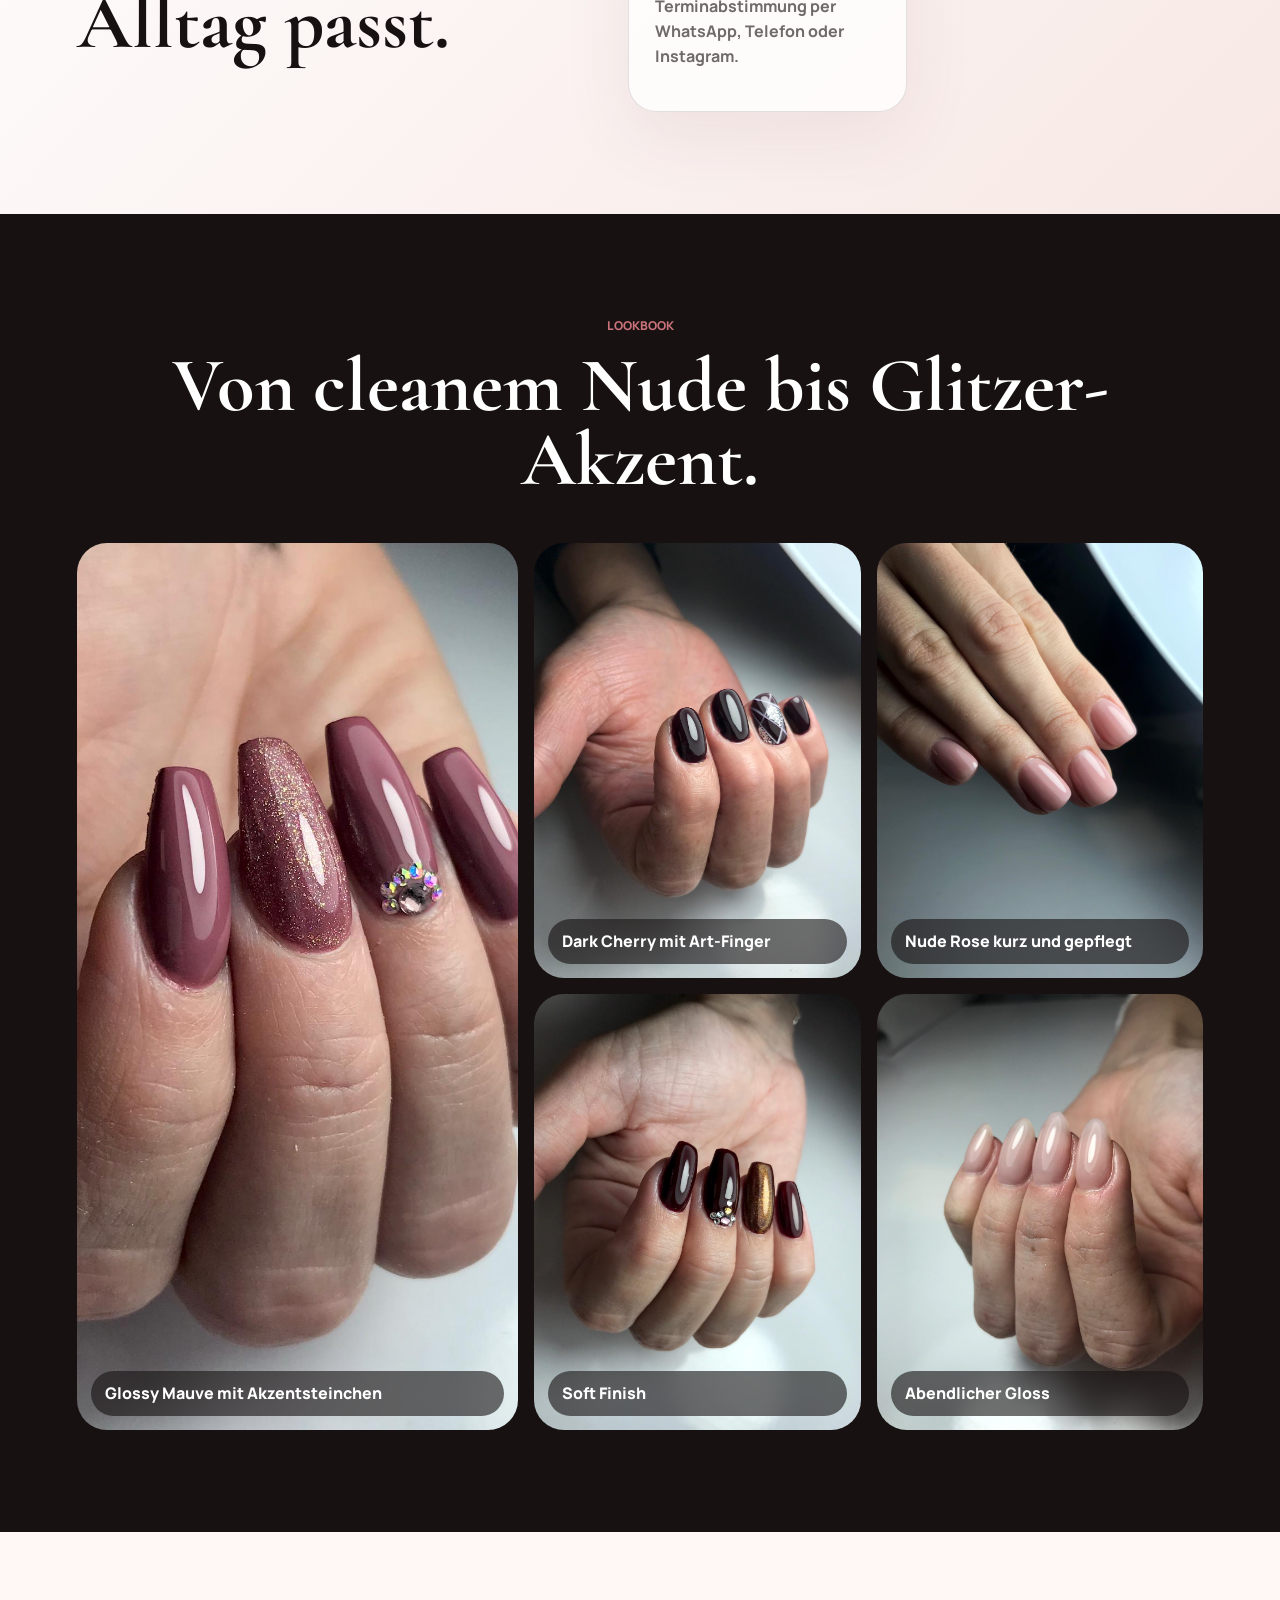
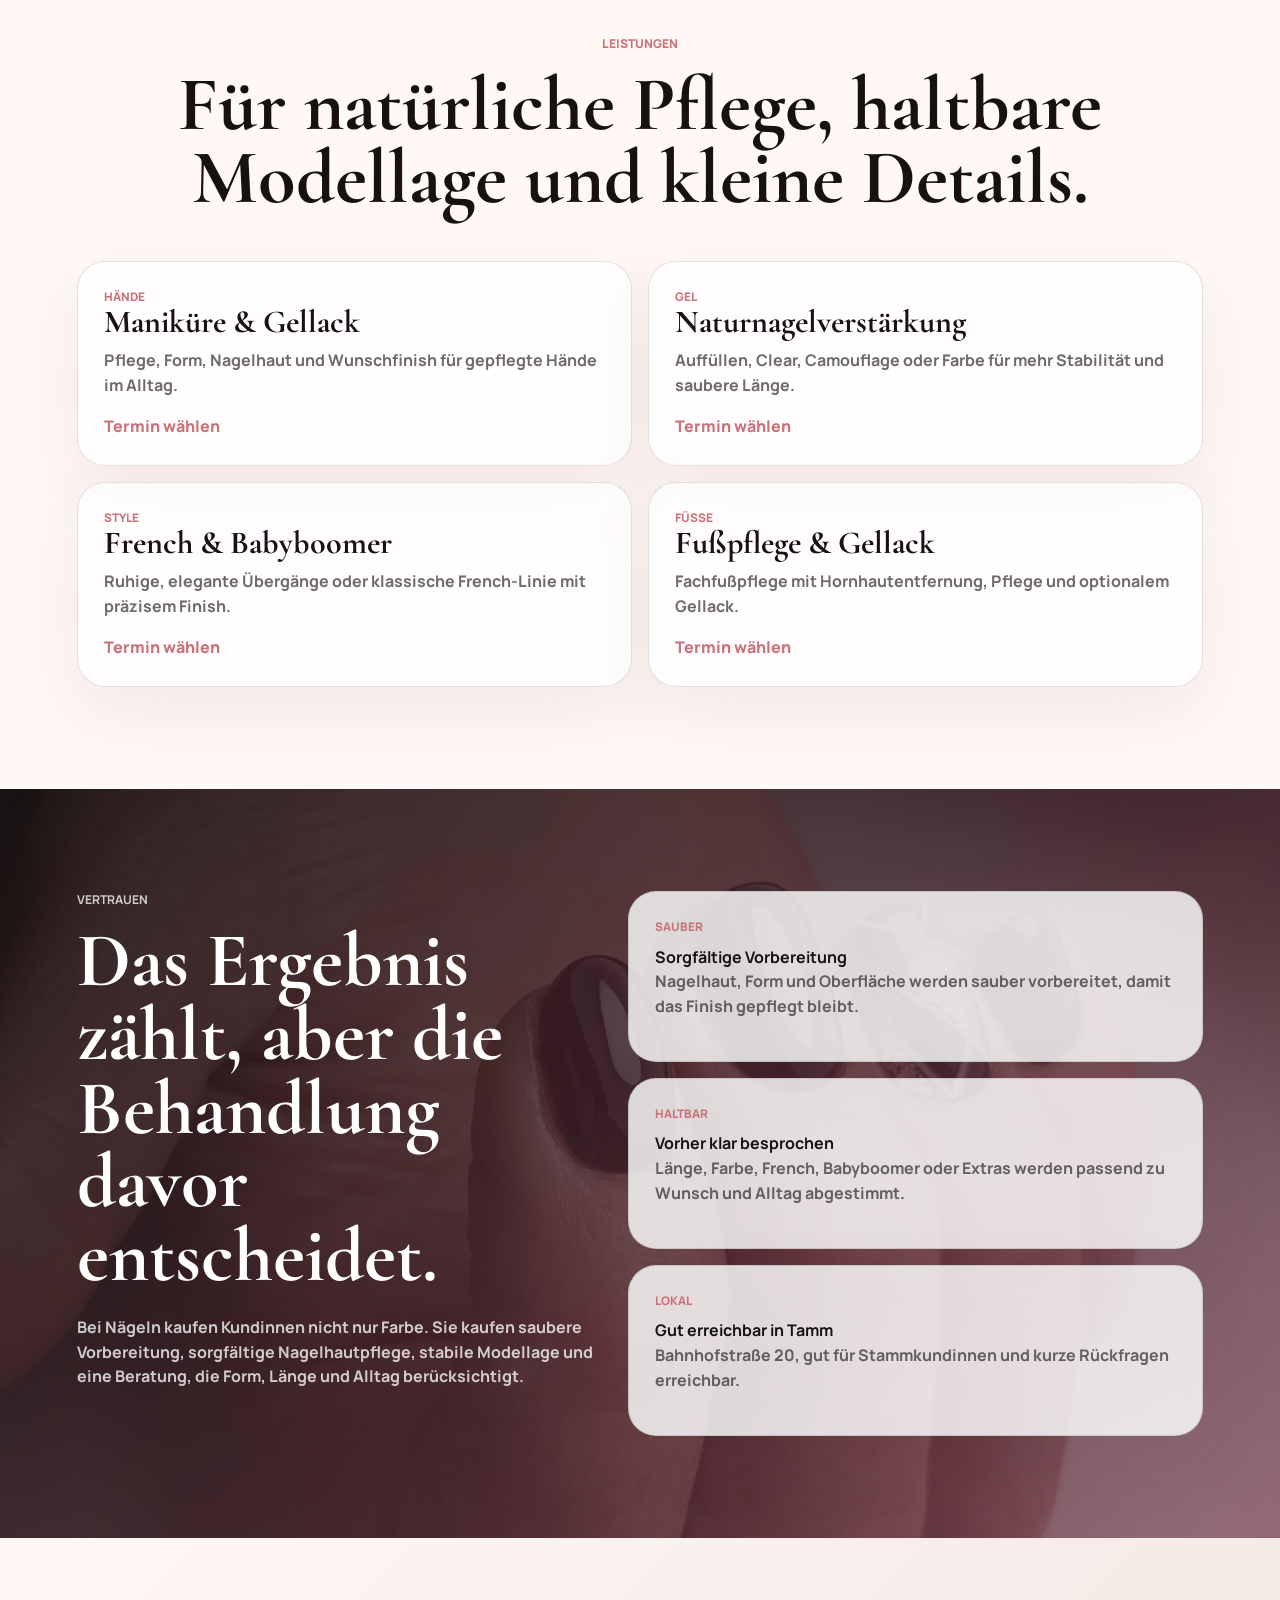
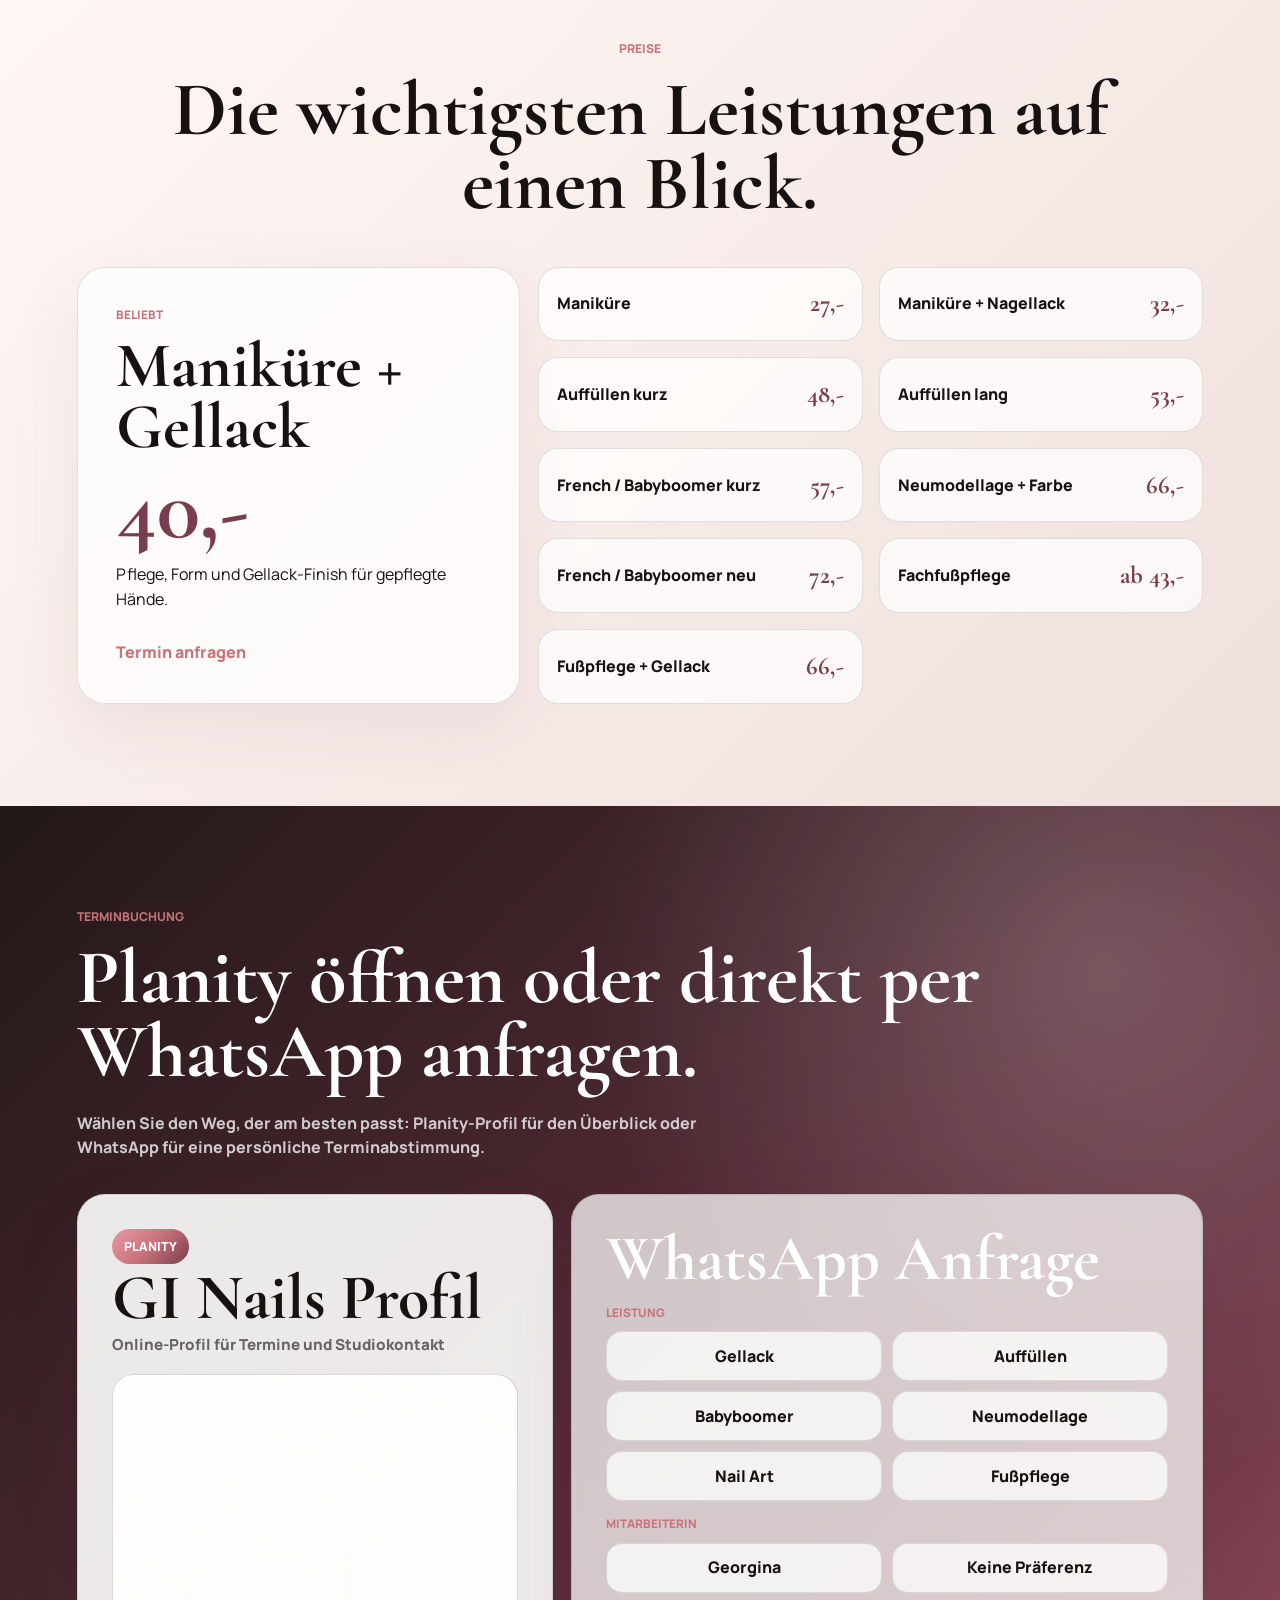
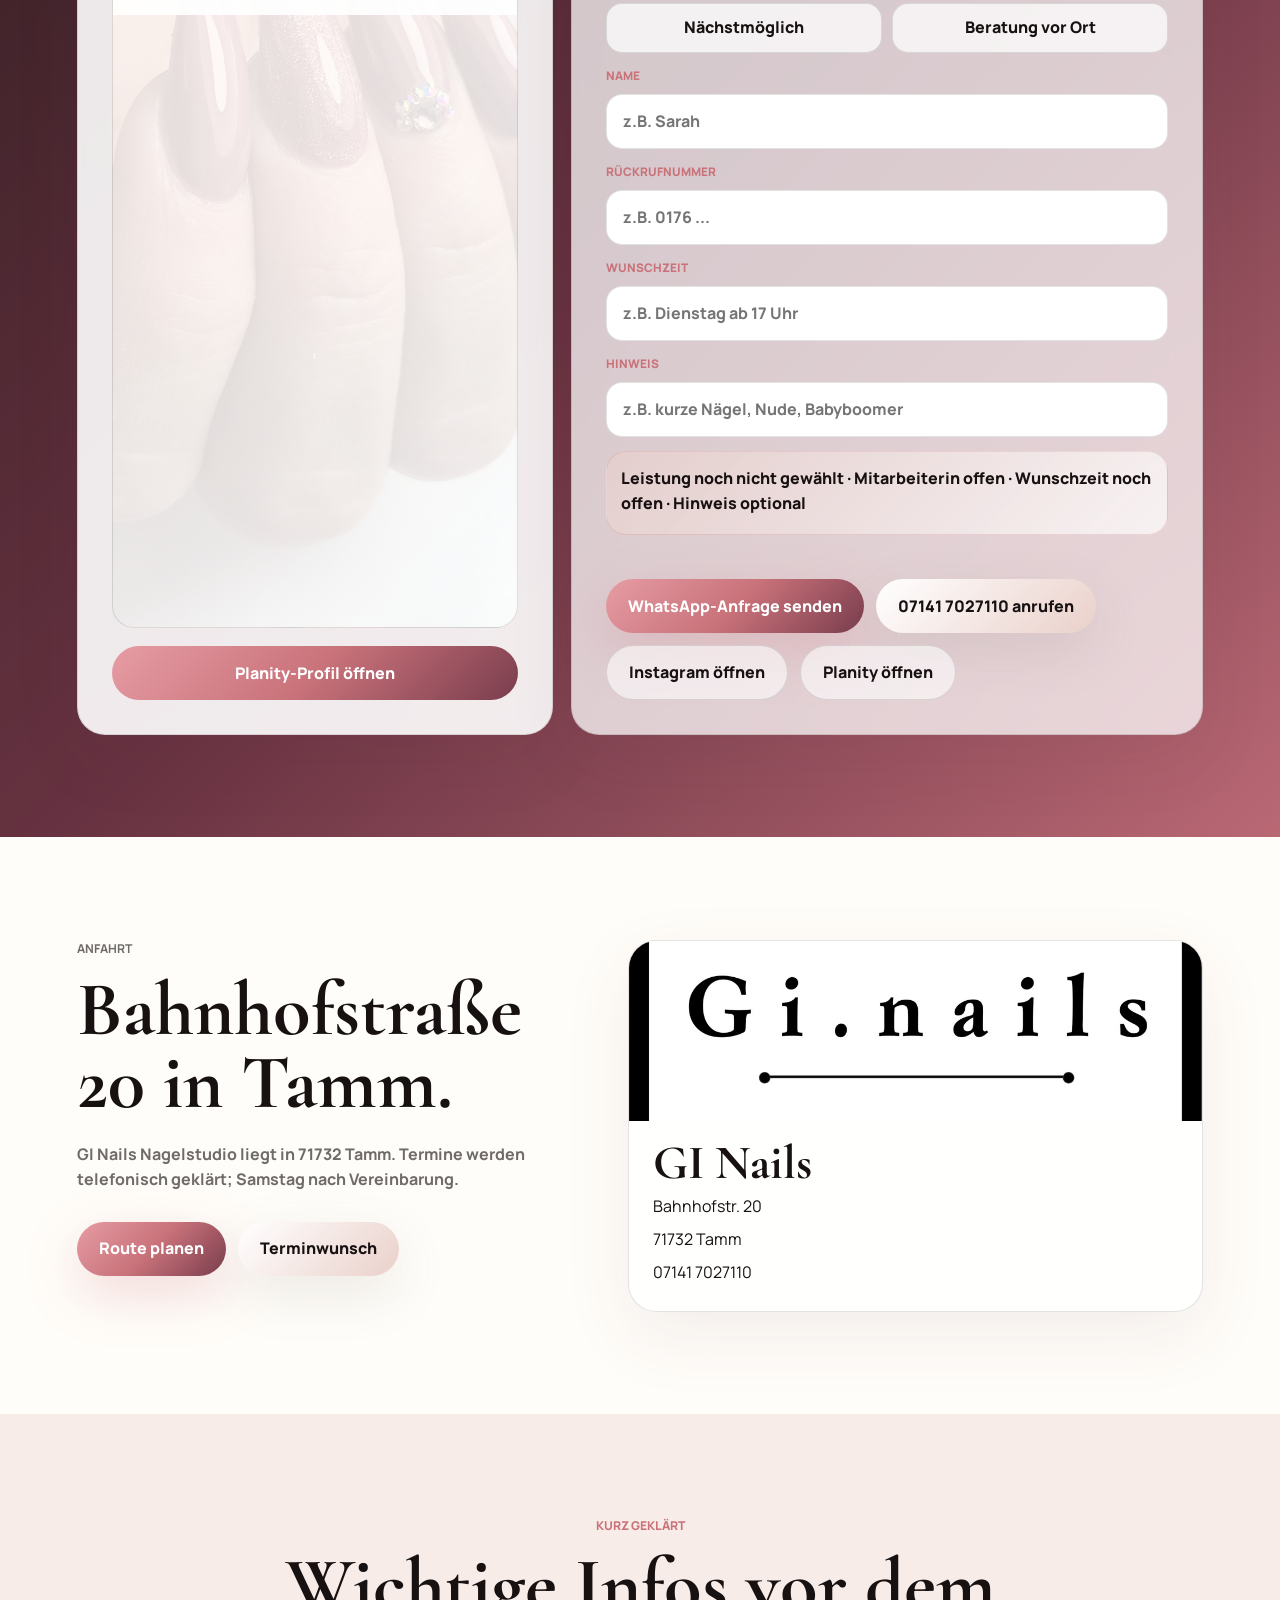
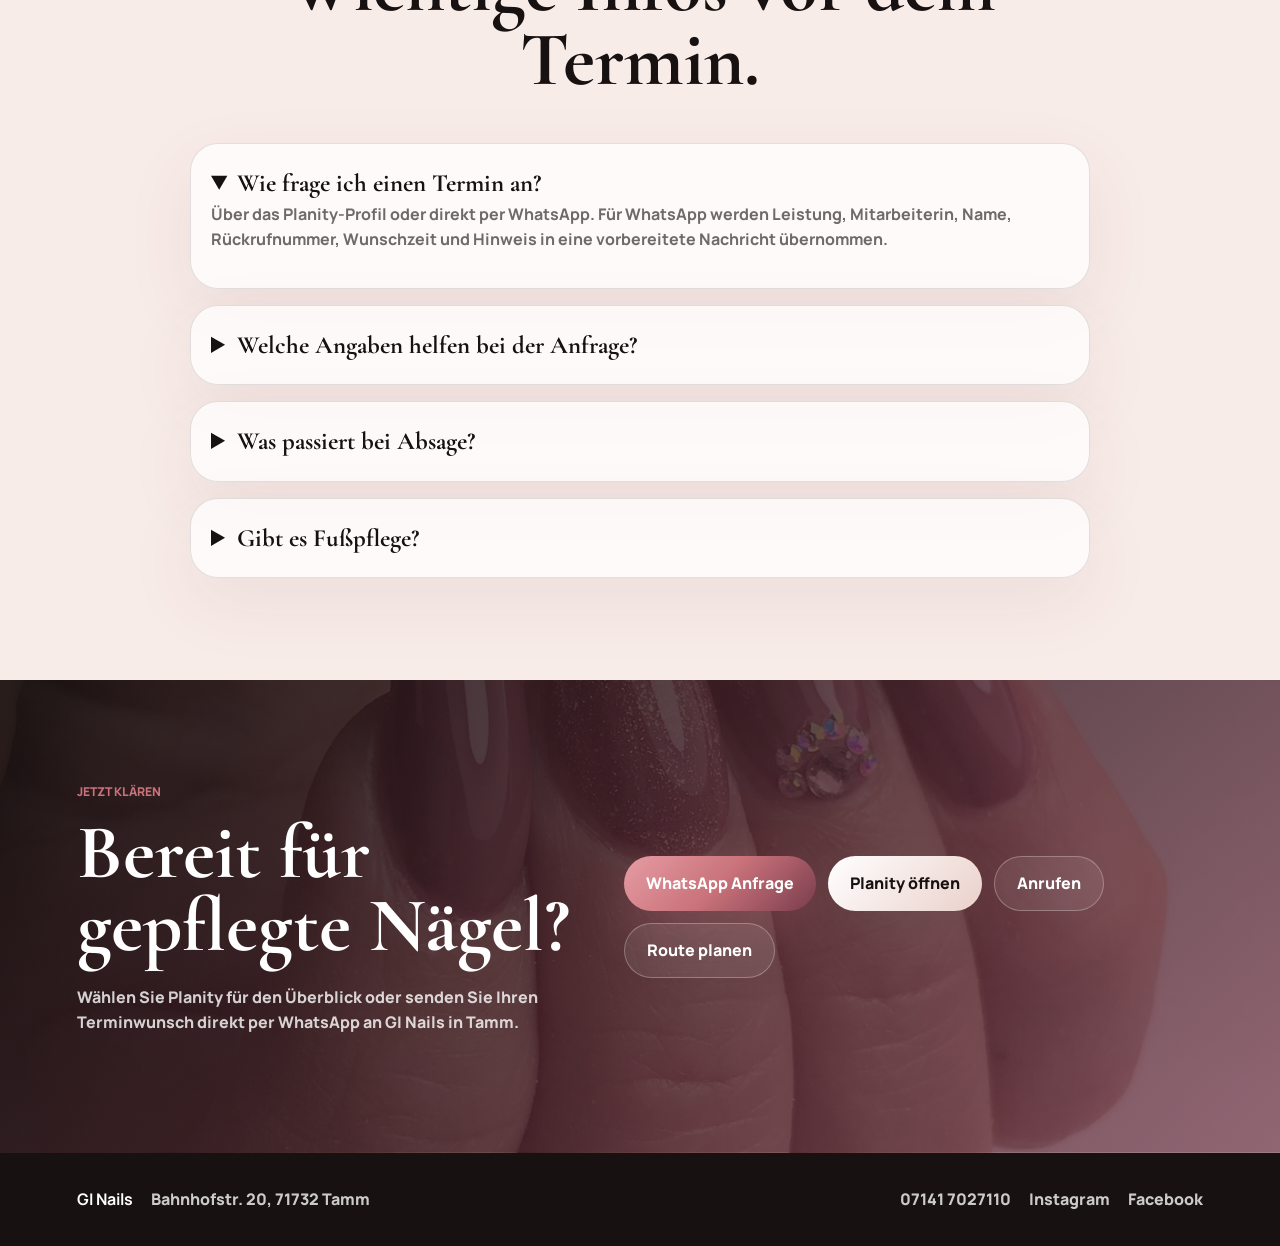
<file: demos/gi-nails-tamm/index.html>
<!doctype html>
<html lang="de">
  <head>
    <meta charset="utf-8" />
    <meta name="viewport" content="width=device-width, initial-scale=1" />
    <meta name="description" content="GI Nails Nagelstudio in Tamm: Maniküre, Gellack, Naturnagelverstärkung, French, Babyboomer, Nail Art und Fußpflege mit Terminwunsch." />
    <title>GI Nails Tamm | Nagelstudio für Hände und Füße</title>
    <link rel="preconnect" href="https://fonts.googleapis.com" />
    <link rel="preconnect" href="https://fonts.gstatic.com" crossorigin />
    <link href="https://fonts.googleapis.com/css2?family=Cormorant+Garamond:wght@600;700&family=Manrope:wght@400;500;700;800;900&display=swap" rel="stylesheet" />
    <link rel="stylesheet" href="styles.css?v=gi-nails-polish-2" />
  </head>
  <body>
    <header class="site-header">
      <a class="brand" href="#top" aria-label="GI Nails Startseite">
        <img src="assets/gi-nails-logo.jpg" alt="GI Nails Nagelstudio" />
      </a>
      <button class="menu-toggle" type="button" aria-expanded="false" aria-controls="mobile-menu">Menü</button>
      <nav aria-label="Navigation">
        <a href="#looks">Looks</a>
        <a href="#leistungen">Leistungen</a>
        <a href="#preise">Preise</a>
        <a href="#planity">Planity</a>
        <a href="#termin">Termin</a>
        <a href="#anfahrt">Anfahrt</a>
      </nav>
      <button class="header-cta" type="button" data-open-request data-preset-service="Gellack / Maniküre">Terminwunsch</button>
      <div class="mobile-menu" id="mobile-menu">
        <a href="#looks">Looks</a>
        <a href="#leistungen">Leistungen</a>
        <a href="#preise">Preise</a>
        <a href="#planity">Planity</a>
        <a href="#termin">Termin</a>
        <a href="#anfahrt">Anfahrt</a>
      </div>
    </header>

    <main id="top">
      <section class="hero">
        <div class="hero-copy">
          <p class="eyebrow">Nagelstudio in Tamm</p>
          <h1>Gepflegte Nägel, die sauber wirken und lange Freude machen.</h1>
          <p>GI Nails in der Bahnhofstraße 20 verbindet Maniküre, Gellack, Naturnagelverstärkung, Nail Art und Fußpflege mit persönlicher Terminabstimmung.</p>
          <div class="hero-actions">
            <button class="btn btn-primary" type="button" data-open-request data-preset-service="Naturnagelverstärkung / Auffüllen">Termin anfragen</button>
            <a class="btn btn-soft" href="#looks">Looks ansehen</a>
            <a class="btn btn-ghost" href="#planity">Planity</a>
          </div>
          <div class="hero-proof">
            <span>Mo, Mi, Fr 10-18 Uhr</span>
            <span>Di & Do 10-20 Uhr</span>
            <span>Sa nach Vereinbarung</span>
          </div>
        </div>
        <div class="hero-board" aria-label="GI Nails Lookbook">
          <img class="hero-main" src="assets/nails-look-01.jpg" alt="Rosa Gelnägel mit Glitzer und Steinchen" />
          <img src="assets/nails-look-02.jpg" alt="Dunkle Gelnägel mit feinem Nail Art Akzent" />
          <img src="assets/nails-look-03.jpg" alt="Kurze gepflegte Nägel in Nude Rose" />
          <div class="studio-card">
            <strong>Bahnhofstr. 20</strong>
            <span>71732 Tamm</span>
            <a href="tel:+4971417027110">07141 7027110</a>
          </div>
        </div>
      </section>

      <section class="branch-note">
        <div>
          <p class="eyebrow">Studio</p>
          <h2>Ruhige Pflege, saubere Arbeit und ein Look, der zu Ihrem Alltag passt.</h2>
        </div>
        <div class="note-grid">
          <article><span>01</span><strong>Beratung vor dem Finish</strong><p>Form, Länge, Farbe und Haltbarkeit werden passend zu Händen, Alltag und Anlass abgestimmt.</p></article>
          <article><span>02</span><strong>Transparente Leistungen</strong><p>Maniküre, Gellack, Auffüllen, Neumodellage, French, Babyboomer und Fußpflege sind klar eingeordnet.</p></article>
          <article><span>03</span><strong>Direkt in Tamm</strong><p>Bahnhofstraße 20, gut erreichbar und mit Terminabstimmung per WhatsApp, Telefon oder Instagram.</p></article>
        </div>
      </section>

      <section class="lookbook" id="looks">
        <div class="section-heading">
          <p class="eyebrow">Lookbook</p>
          <h2>Von cleanem Nude bis Glitzer-Akzent.</h2>
        </div>
        <div class="look-grid">
          <figure class="wide"><img src="assets/nails-look-01.jpg" alt="Rosa Nail Art mit Glitzer und Steinchen" /><figcaption>Glossy Mauve mit Akzentsteinchen</figcaption></figure>
          <figure><img src="assets/nails-look-02.jpg" alt="Dunkle Nägel mit Nail Art" /><figcaption>Dark Cherry mit Art-Finger</figcaption></figure>
          <figure><img src="assets/nails-look-03.jpg" alt="Nude Rose Maniküre" /><figcaption>Nude Rose kurz und gepflegt</figcaption></figure>
          <figure><img src="assets/nails-look-04.jpg" alt="Natürlich wirkende Gelnägel" /><figcaption>Soft Finish</figcaption></figure>
          <figure><img src="assets/nails-look-05.jpg" alt="Gepflegte Gelnägel mit dunklem Finish" /><figcaption>Abendlicher Gloss</figcaption></figure>
        </div>
      </section>

      <section class="services" id="leistungen">
        <div class="section-heading">
          <p class="eyebrow">Leistungen</p>
          <h2>Für natürliche Pflege, haltbare Modellage und kleine Details.</h2>
        </div>
        <div class="service-grid">
          <article><span>Hände</span><h3>Maniküre & Gellack</h3><p>Pflege, Form, Nagelhaut und Wunschfinish für gepflegte Hände im Alltag.</p><button type="button" data-open-request data-preset-service="Maniküre + Gellack">Termin wählen</button></article>
          <article><span>Gel</span><h3>Naturnagelverstärkung</h3><p>Auffüllen, Clear, Camouflage oder Farbe für mehr Stabilität und saubere Länge.</p><button type="button" data-open-request data-preset-service="Naturnagelverstärkung / Auffüllen">Termin wählen</button></article>
          <article><span>Style</span><h3>French & Babyboomer</h3><p>Ruhige, elegante Übergänge oder klassische French-Linie mit präzisem Finish.</p><button type="button" data-open-request data-preset-service="French / Babyboomer">Termin wählen</button></article>
          <article><span>Füße</span><h3>Fußpflege & Gellack</h3><p>Fachfußpflege mit Hornhautentfernung, Pflege und optionalem Gellack.</p><button type="button" data-open-request data-preset-service="Fußpflege + Gellack">Termin wählen</button></article>
        </div>
      </section>

      <section class="quality">
        <div class="quality-copy">
          <p class="eyebrow">Vertrauen</p>
          <h2>Das Ergebnis zählt, aber die Behandlung davor entscheidet.</h2>
          <p>Bei Nägeln kaufen Kundinnen nicht nur Farbe. Sie kaufen saubere Vorbereitung, sorgfältige Nagelhautpflege, stabile Modellage und eine Beratung, die Form, Länge und Alltag berücksichtigt.</p>
        </div>
        <div class="quality-list">
          <article><span>Sauber</span><strong>Sorgfältige Vorbereitung</strong><p>Nagelhaut, Form und Oberfläche werden sauber vorbereitet, damit das Finish gepflegt bleibt.</p></article>
          <article><span>Haltbar</span><strong>Vorher klar besprochen</strong><p>Länge, Farbe, French, Babyboomer oder Extras werden passend zu Wunsch und Alltag abgestimmt.</p></article>
          <article><span>Lokal</span><strong>Gut erreichbar in Tamm</strong><p>Bahnhofstraße 20, gut für Stammkundinnen und kurze Rückfragen erreichbar.</p></article>
        </div>
      </section>

      <section class="prices" id="preise">
        <div class="section-heading">
          <p class="eyebrow">Preise</p>
          <h2>Die wichtigsten Leistungen auf einen Blick.</h2>
        </div>
        <div class="price-layout">
          <article class="price-feature">
            <span>Beliebt</span>
            <strong>Maniküre + Gellack</strong>
            <em>40,-</em>
            <p>Pflege, Form und Gellack-Finish für gepflegte Hände.</p>
            <button type="button" data-open-request data-preset-service="Maniküre + Gellack">Termin anfragen</button>
          </article>
          <div class="price-list">
            <div><span>Maniküre</span><strong>27,-</strong></div>
            <div><span>Maniküre + Nagellack</span><strong>32,-</strong></div>
            <div><span>Auffüllen kurz</span><strong>48,-</strong></div>
            <div><span>Auffüllen lang</span><strong>53,-</strong></div>
            <div><span>French / Babyboomer kurz</span><strong>57,-</strong></div>
            <div><span>Neumodellage + Farbe</span><strong>66,-</strong></div>
            <div><span>French / Babyboomer neu</span><strong>72,-</strong></div>
            <div><span>Fachfußpflege</span><strong>ab 43,-</strong></div>
            <div><span>Fußpflege + Gellack</span><strong>66,-</strong></div>
          </div>
        </div>
      </section>

      <section class="booking-section" id="termin">
        <span class="anchor-target" id="planity" aria-hidden="true"></span>
        <div class="booking-intro">
          <p class="eyebrow">Terminbuchung</p>
          <h2>Planity öffnen oder direkt per WhatsApp anfragen.</h2>
          <p>Wählen Sie den Weg, der am besten passt: Planity-Profil für den Überblick oder WhatsApp für eine persönliche Terminabstimmung.</p>
        </div>
        <div class="booking-columns">
          <article class="planity-widget" aria-label="Planity Terminwidget">
            <div class="planity-widget-head">
              <span>Planity</span>
              <strong>GI Nails Profil</strong>
              <small>Online-Profil für Termine und Studiokontakt</small>
            </div>
            <div class="planity-frame">
              <iframe
                title="GI Nails Planity Profil"
                src="https://www.planity.com/de-DE/ginails-nagelstudio-71732-tamm"
                loading="lazy"
                referrerpolicy="no-referrer-when-downgrade"
              ></iframe>
            </div>
            <a class="widget-link" href="https://www.planity.com/de-DE/ginails-nagelstudio-71732-tamm" target="_blank" rel="noreferrer">Planity-Profil öffnen</a>
          </article>

          <div class="request-card">
            <strong>WhatsApp Anfrage</strong>
            <div class="request-group">
              <span>Leistung</span>
              <div class="option-grid">
                <button type="button" data-service="Maniküre + Gellack">Gellack</button>
                <button type="button" data-service="Naturnagelverstärkung / Auffüllen">Auffüllen</button>
                <button type="button" data-service="French / Babyboomer">Babyboomer</button>
                <button type="button" data-service="Neumodellage">Neumodellage</button>
                <button type="button" data-service="Nail Art / Extras">Nail Art</button>
                <button type="button" data-service="Fußpflege + Gellack">Fußpflege</button>
              </div>
            </div>
            <div class="request-group">
              <span>Mitarbeiterin</span>
              <div class="option-grid">
                <button type="button" data-staff="Georgina">Georgina</button>
                <button type="button" data-staff="Keine Präferenz">Keine Präferenz</button>
                <button type="button" data-staff="Nächstmöglich">Nächstmöglich</button>
                <button type="button" data-staff="Beratung vor Ort">Beratung vor Ort</button>
              </div>
            </div>
            <label><span>Name</span><input id="customerName" autocomplete="name" placeholder="z.B. Sarah" /></label>
            <label><span>Rückrufnummer</span><input id="customerPhone" autocomplete="tel" inputmode="tel" placeholder="z.B. 0176 ..." /></label>
            <label><span>Wunschzeit</span><input id="preferredTime" placeholder="z.B. Dienstag ab 17 Uhr" /></label>
            <label><span>Hinweis</span><input id="customerNote" placeholder="z.B. kurze Nägel, Nude, Babyboomer" /></label>
            <div class="request-summary" id="requestSummary">Wählen Sie eine Leistung.</div>
            <div class="request-actions">
              <button class="btn btn-primary" type="button" id="whatsappRequest">WhatsApp-Anfrage senden</button>
              <a class="btn btn-soft" href="tel:+4971417027110">07141 7027110 anrufen</a>
              <a class="btn btn-ghost dark" href="https://www.instagram.com/gi.nailstamm/" target="_blank" rel="noreferrer">Instagram öffnen</a>
              <a class="btn btn-ghost dark" href="https://www.planity.com/de-DE/ginails-nagelstudio-71732-tamm" target="_blank" rel="noreferrer">Planity öffnen</a>
            </div>
          </div>
        </div>
      </section>

      <section class="location" id="anfahrt">
        <div>
          <p class="eyebrow">Anfahrt</p>
          <h2>Bahnhofstraße 20 in Tamm.</h2>
          <p>GI Nails Nagelstudio liegt in 71732 Tamm. Termine werden telefonisch geklärt; Samstag nach Vereinbarung.</p>
          <div class="location-actions">
            <a class="btn btn-primary" href="https://www.google.com/maps/dir/?api=1&destination=Bahnhofstra%C3%9Fe%2020%2C%2071732%20Tamm" target="_blank" rel="noreferrer">Route planen</a>
            <button class="btn btn-soft" type="button" data-open-request data-preset-service="Maniküre + Gellack">Terminwunsch</button>
          </div>
        </div>
        <div class="location-card">
          <img src="assets/gi-nails-logo.jpg" alt="GI Nails Logo" />
          <strong>GI Nails</strong>
          <span>Bahnhofstr. 20</span>
          <span>71732 Tamm</span>
          <a href="tel:+4971417027110">07141 7027110</a>
        </div>
      </section>

      <section class="faq">
        <div class="section-heading">
          <p class="eyebrow">Kurz geklärt</p>
          <h2>Wichtige Infos vor dem Termin.</h2>
        </div>
        <div class="faq-list">
          <details open><summary>Wie frage ich einen Termin an?</summary><p>Über das Planity-Profil oder direkt per WhatsApp. Für WhatsApp werden Leistung, Mitarbeiterin, Name, Rückrufnummer, Wunschzeit und Hinweis in eine vorbereitete Nachricht übernommen.</p></details>
          <details><summary>Welche Angaben helfen bei der Anfrage?</summary><p>Hilfreich sind gewünschte Länge, Farbe, French, Babyboomer, Nail Art oder ob ein Nagel repariert werden soll. So kann der Termin besser eingeschätzt werden.</p></details>
          <details><summary>Was passiert bei Absage?</summary><p>Laut Preisliste sollen Termine mindestens 24 Stunden vorher abgesagt werden; nicht rechtzeitig abgesagte Termine werden mit 15,- berechnet.</p></details>
          <details><summary>Gibt es Fußpflege?</summary><p>Ja, Fachfußpflege, Einzelleistungen und Fußpflege mit Gellack sind in der Preisliste enthalten.</p></details>
        </div>
      </section>

      <section class="final-cta">
        <div>
          <p class="eyebrow">Jetzt klären</p>
          <h2>Bereit für gepflegte Nägel?</h2>
          <p>Wählen Sie Planity für den Überblick oder senden Sie Ihren Terminwunsch direkt per WhatsApp an GI Nails in Tamm.</p>
        </div>
        <div class="final-actions">
          <button class="btn btn-primary" type="button" data-open-request data-preset-service="Maniküre + Gellack">WhatsApp Anfrage</button>
          <a class="btn btn-soft" href="https://www.planity.com/de-DE/ginails-nagelstudio-71732-tamm" target="_blank" rel="noreferrer">Planity öffnen</a>
          <a class="btn btn-ghost" href="tel:+4971417027110">Anrufen</a>
          <a class="btn btn-ghost" href="https://www.google.com/maps/dir/?api=1&destination=Bahnhofstra%C3%9Fe%2020%2C%2071732%20Tamm" target="_blank" rel="noreferrer">Route planen</a>
        </div>
      </section>
    </main>

    <footer class="site-footer">
      <div>
        <strong>GI Nails</strong>
        <span>Bahnhofstr. 20, 71732 Tamm</span>
      </div>
      <div>
        <a href="tel:+4971417027110">07141 7027110</a>
        <a href="https://www.instagram.com/gi.nailstamm/" target="_blank" rel="noreferrer">Instagram</a>
        <a href="https://www.facebook.com/gi.nailsnagelstudio" target="_blank" rel="noreferrer">Facebook</a>
      </div>
    </footer>

    <div class="mobile-action-bar">
      <button type="button" data-open-request data-preset-service="Maniküre + Gellack">Termin</button>
      <a href="https://wa.me/491632070766?text=Hallo%20GI%20Nails%2C%20ich%20m%C3%B6chte%20gerne%20einen%20Termin%20anfragen." target="_blank" rel="noreferrer">WhatsApp</a>
      <a href="https://www.planity.com/de-DE/ginails-nagelstudio-71732-tamm" target="_blank" rel="noreferrer">Planity</a>
    </div>

    <button class="floating-request" type="button" data-open-request data-preset-service="Maniküre + Gellack">Termin</button>

    <script type="application/ld+json">
      {
        "@context": "https://schema.org",
        "@type": "NailSalon",
        "name": "GI Nails Nagelstudio",
        "telephone": "+4971417027110",
        "contactPoint": {
          "@type": "ContactPoint",
          "telephone": "+491632070766",
          "contactType": "WhatsApp Terminwunsch"
        },
        "address": {
          "@type": "PostalAddress",
          "streetAddress": "Bahnhofstr. 20",
          "postalCode": "71732",
          "addressLocality": "Tamm",
          "addressCountry": "DE"
        },
        "sameAs": [
          "https://www.instagram.com/gi.nailstamm/",
          "https://www.facebook.com/gi.nailsnagelstudio",
          "https://www.planity.com/de-DE/ginails-nagelstudio-71732-tamm"
        ]
      }
    </script>
    <script src="script.js?v=gi-nails-polish-2"></script>
  </body>
</html>
</file>
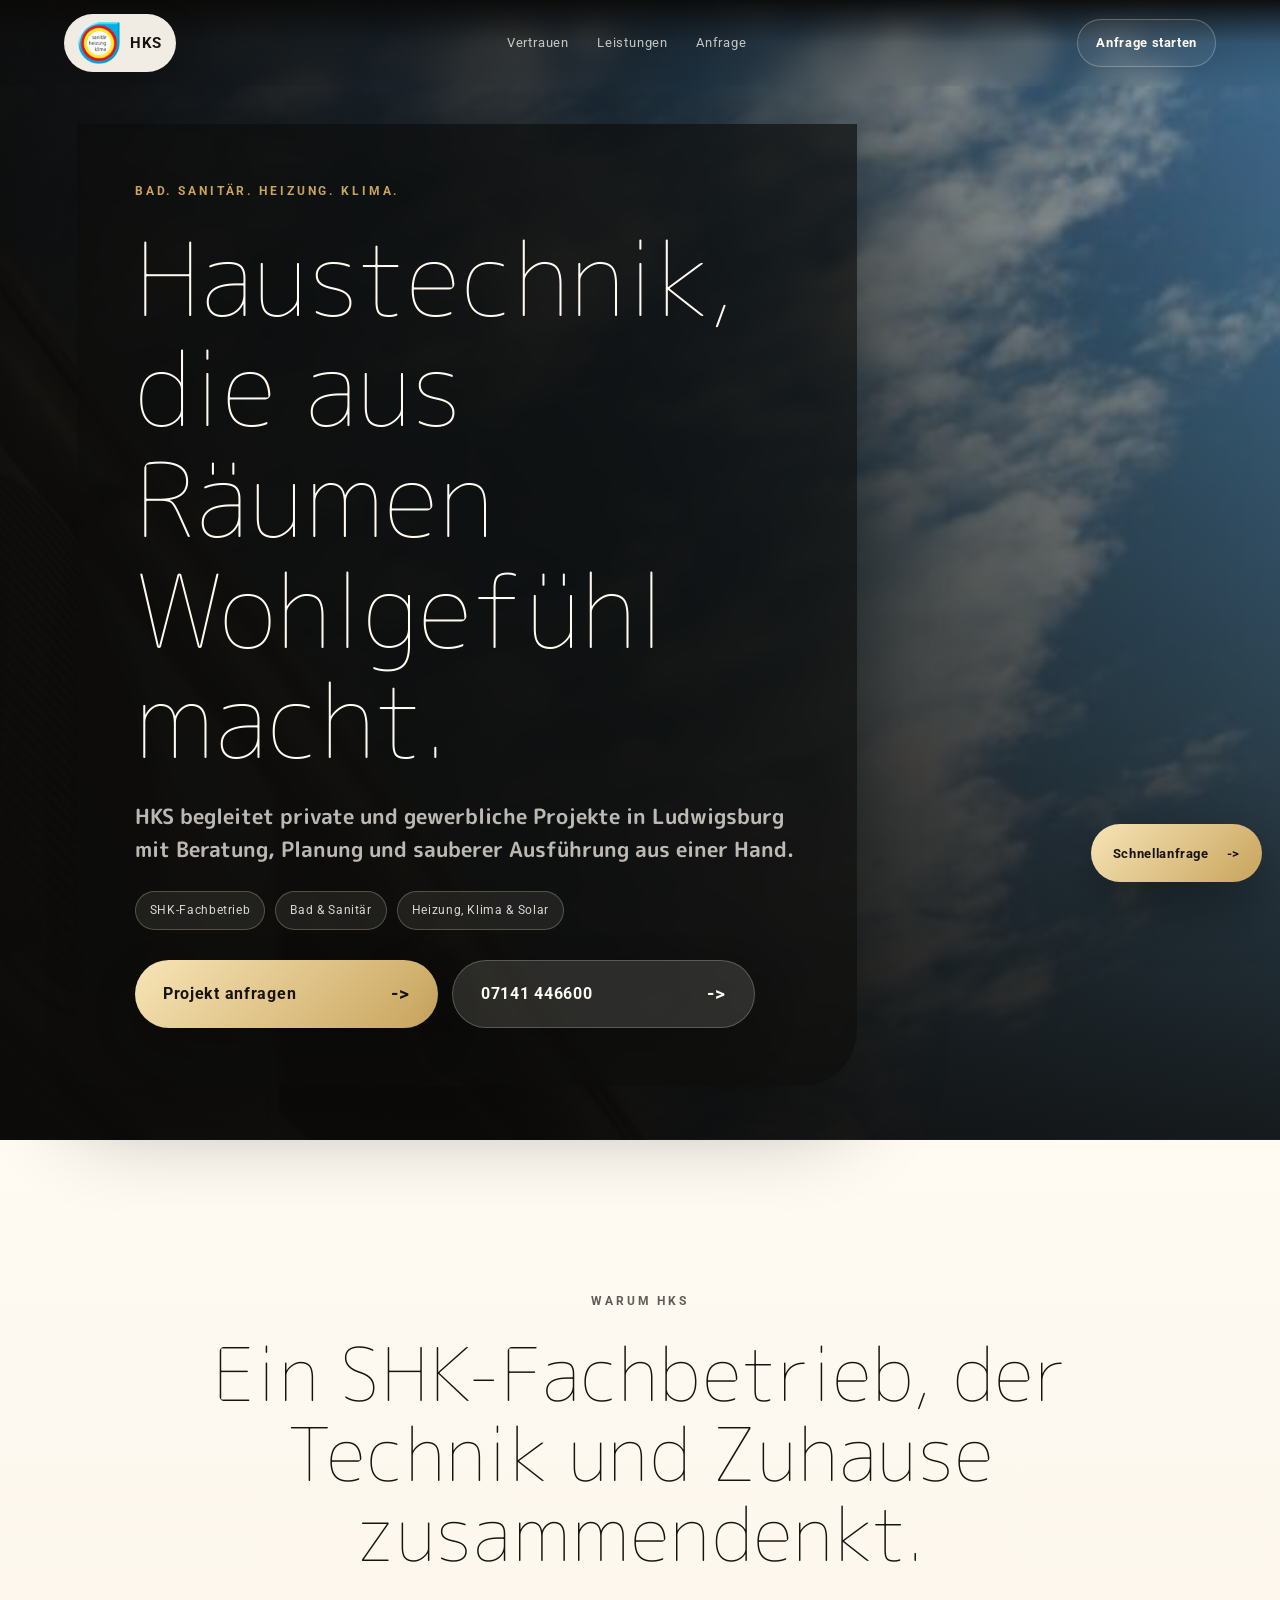
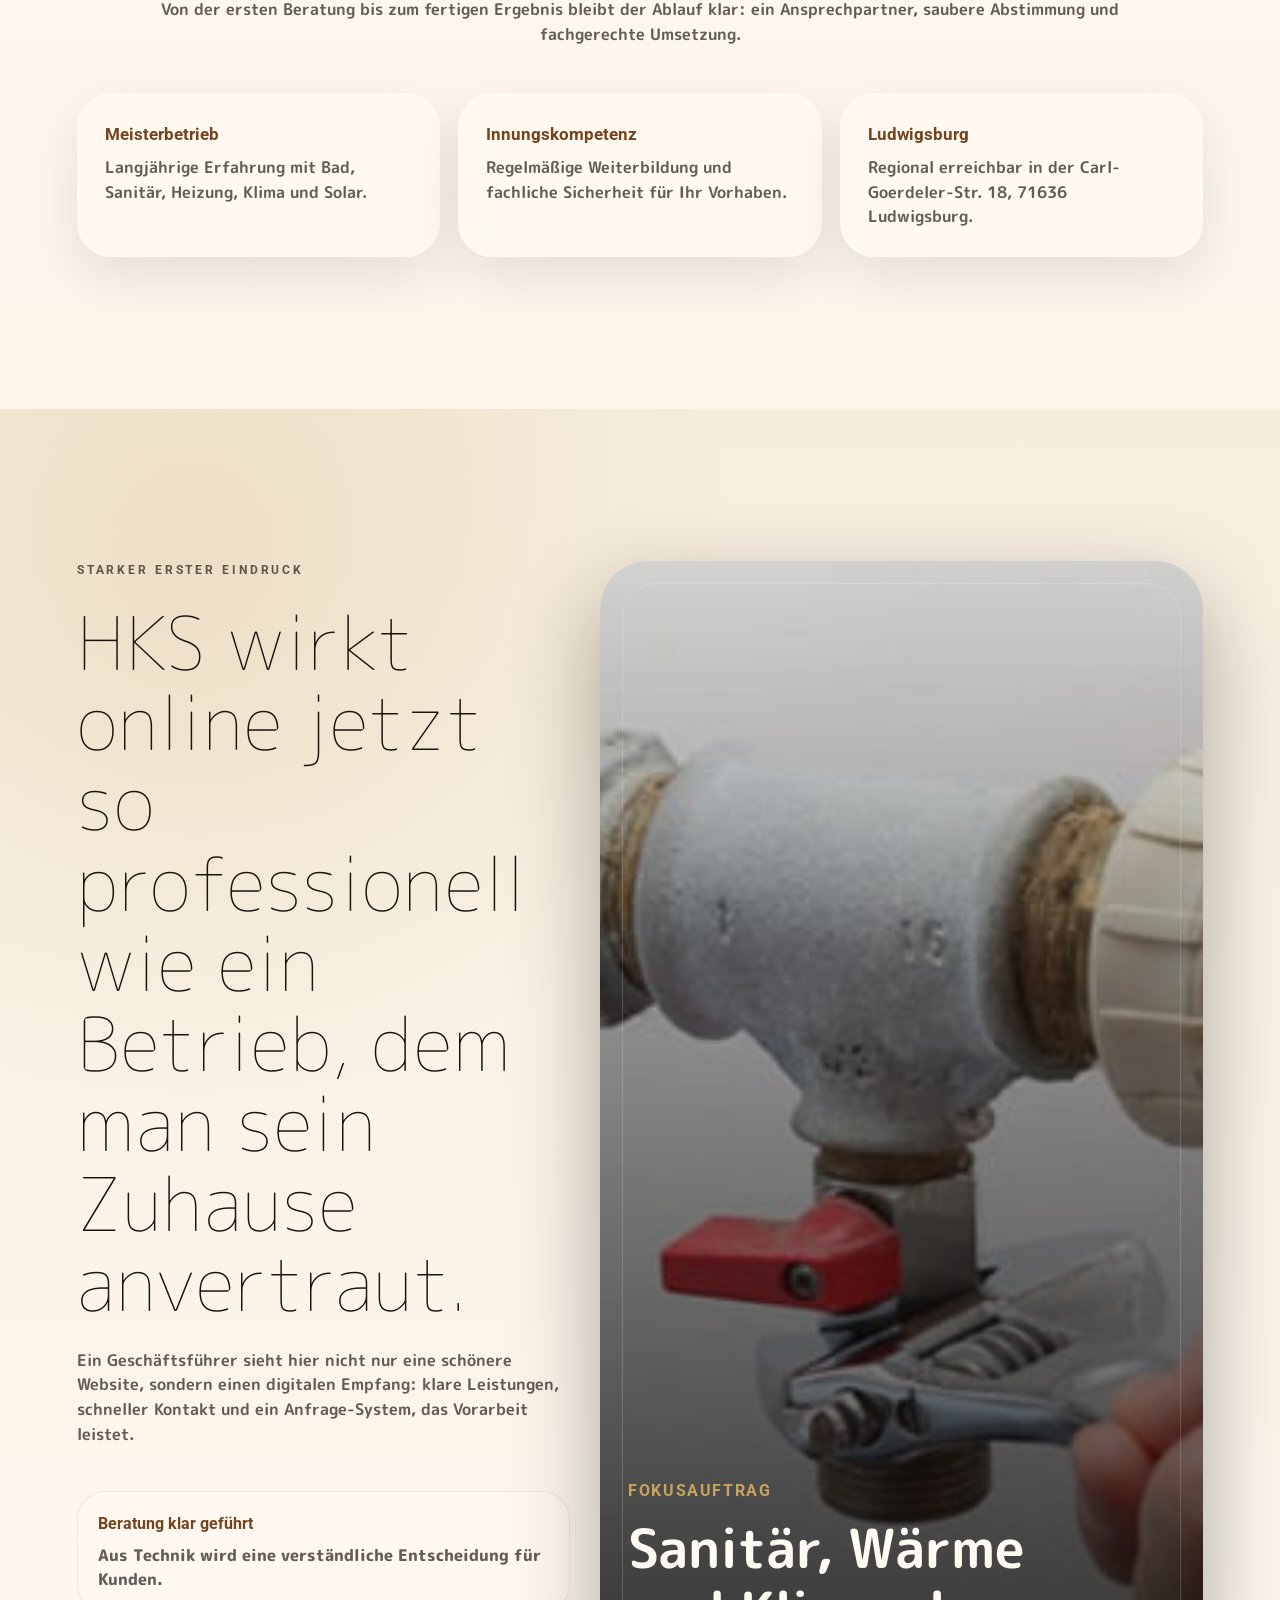
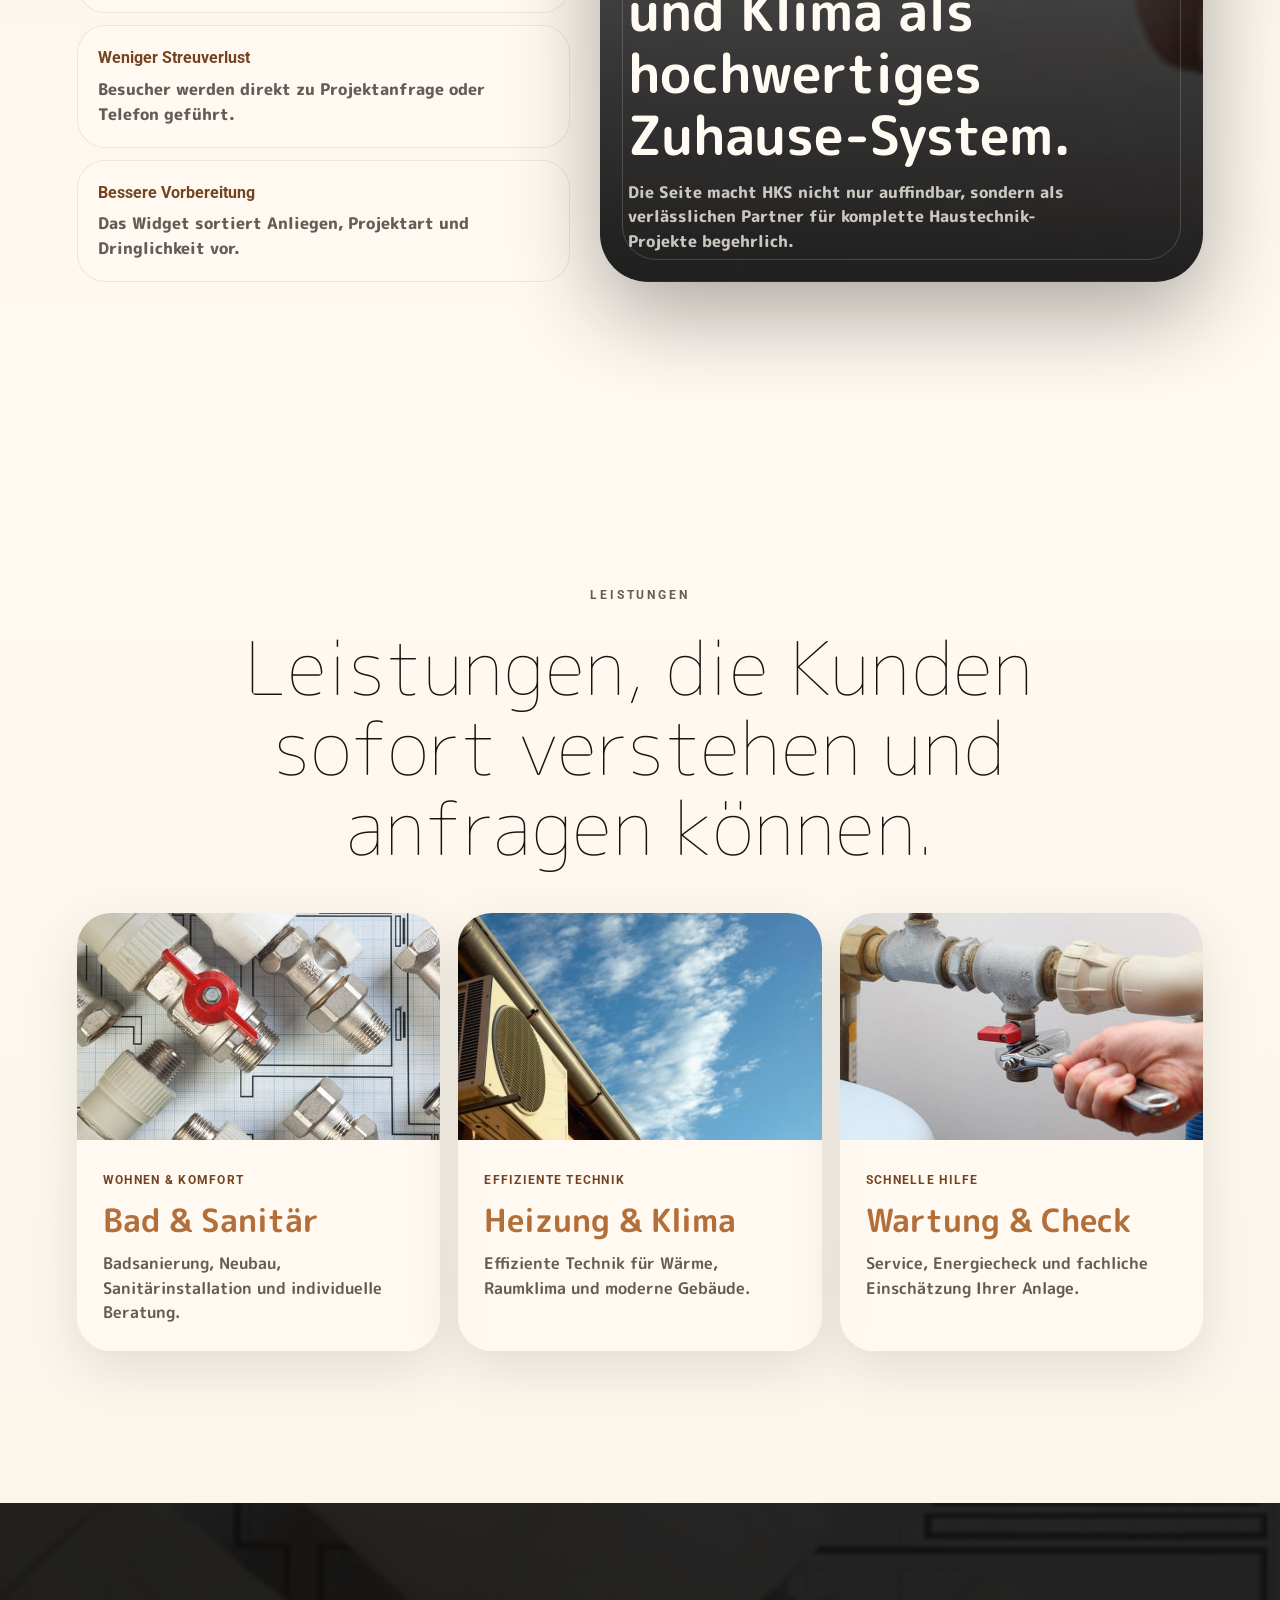
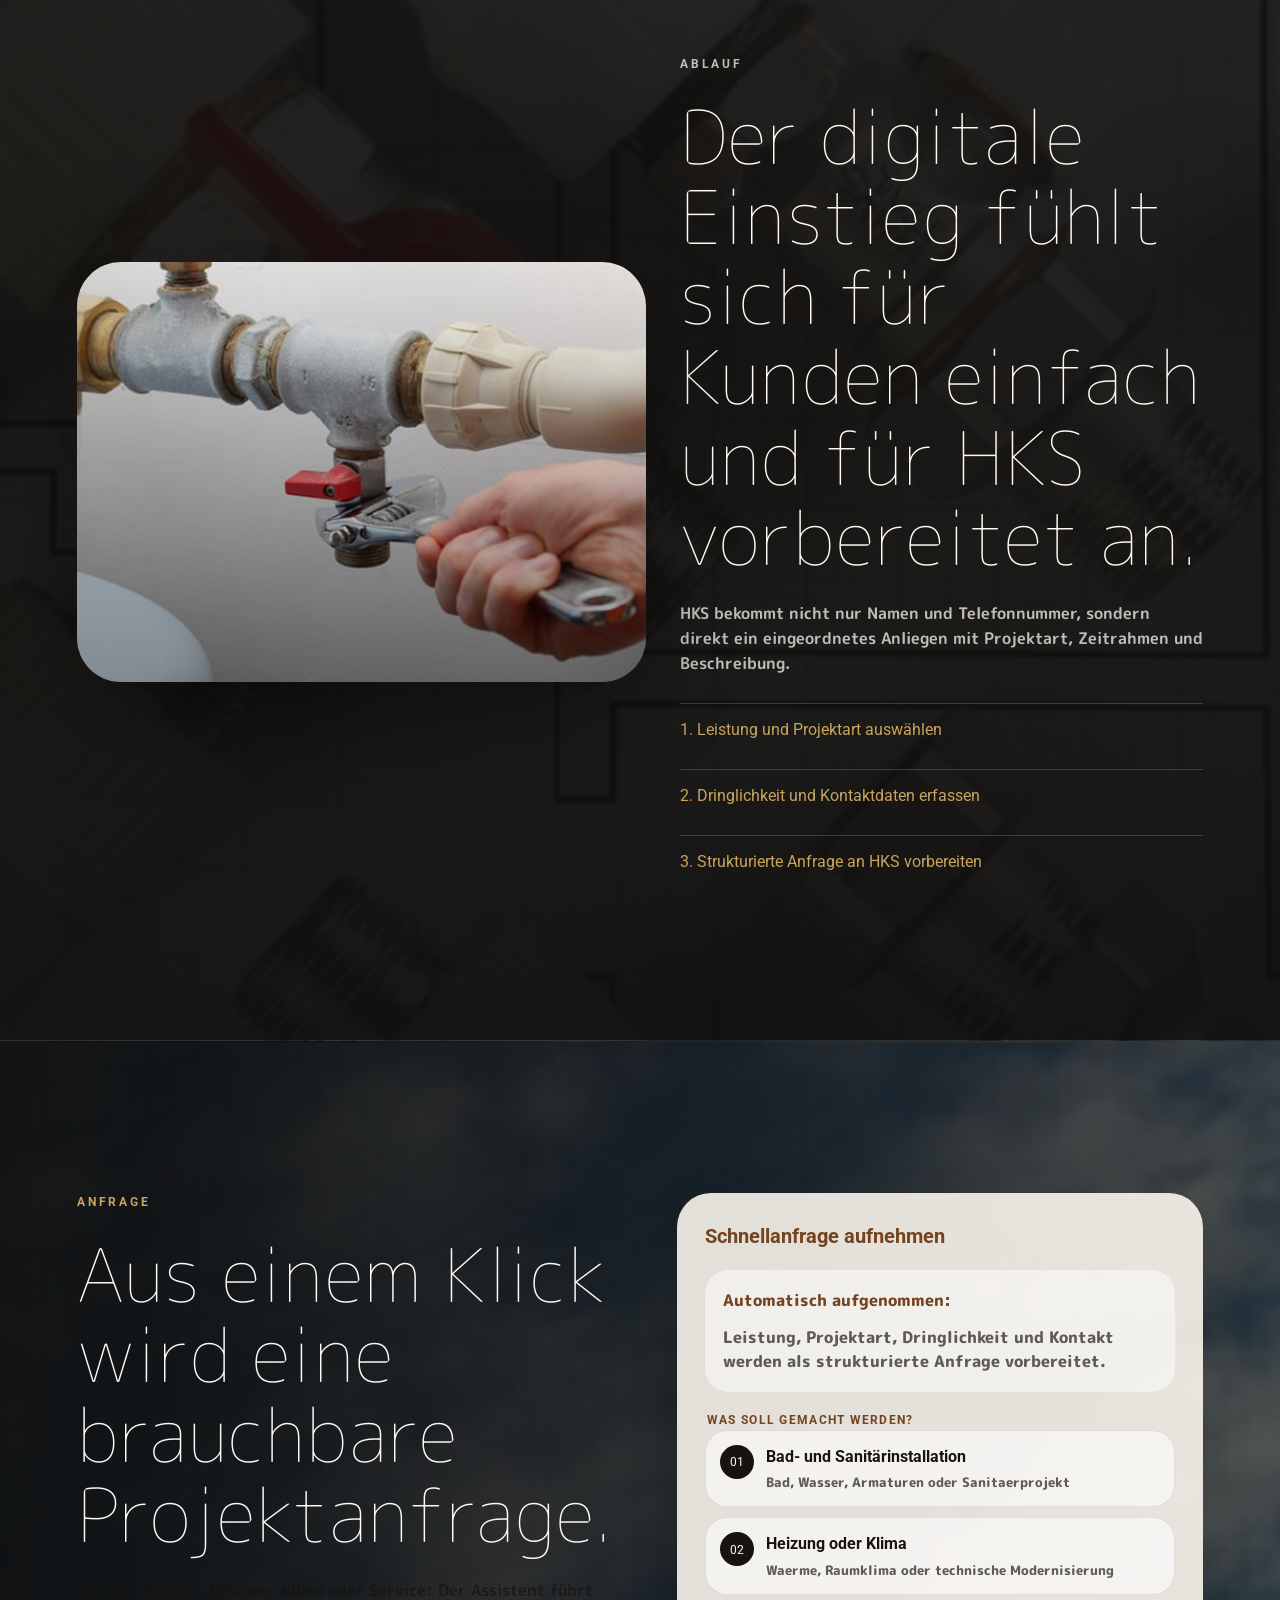
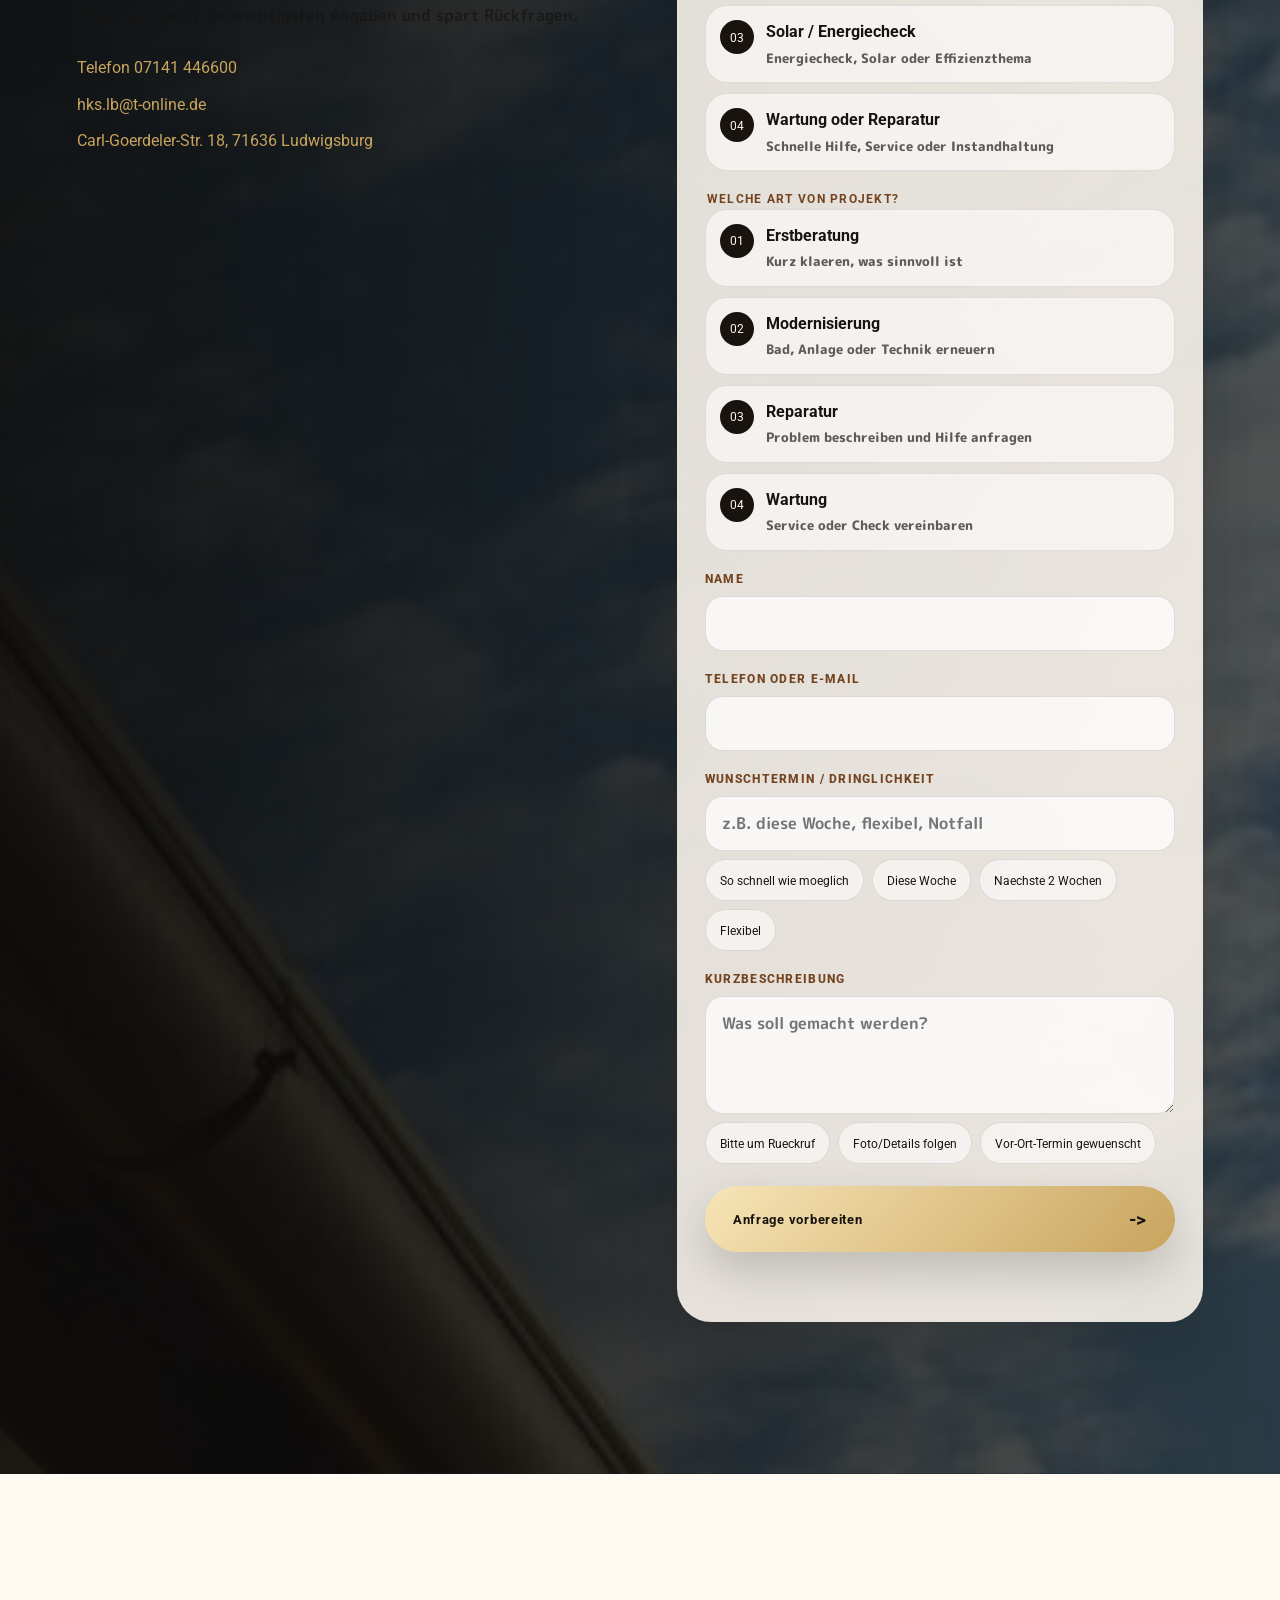
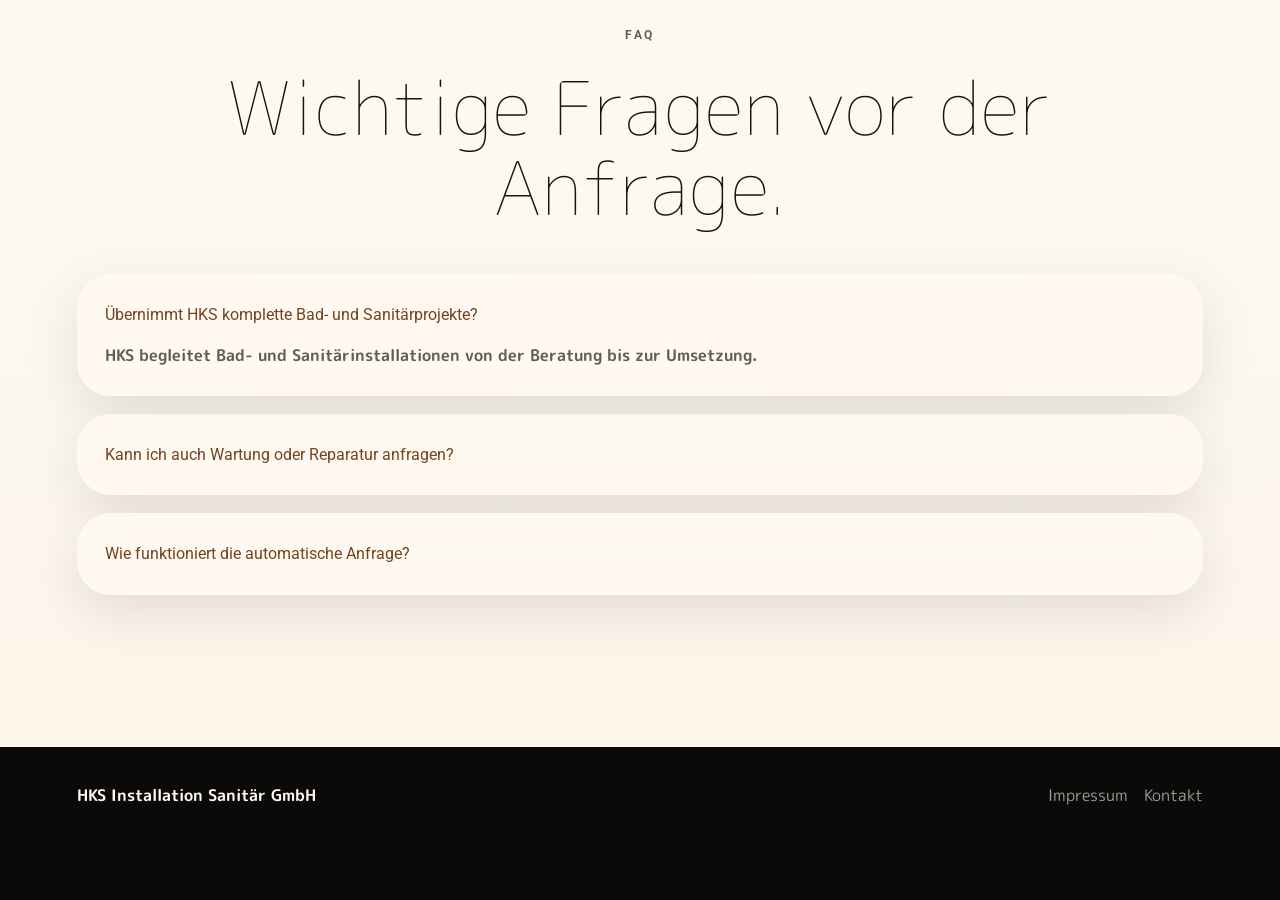
<file: demos/hks-installationen/index.html>
<!doctype html>
<html lang="de">
  <head>
    <meta charset="utf-8" />
    <meta name="viewport" content="width=device-width, initial-scale=1" />
    <meta
      name="description"
      content="HKS Installation Sanit&auml;r GmbH in Ludwigsburg: Bad, Sanit&auml;r, Heizung, Klima, Solar und Service."
    />
    <title>HKS Installation Sanit&auml;r GmbH</title>
    <link rel="stylesheet" href="styles.css" />
  </head>
  <body>
    <header class="site-header">
      <a class="brand" href="#top">
        <img src="assets/logo.png" alt="HKS Installation Sanit&auml;r GmbH Logo" />
        <span>HKS</span>
      </a>
      <nav aria-label="Navigation">
        <a href="#vertrauen">Vertrauen</a>
        <a href="#leistungen">Leistungen</a>
        <a href="#anfrage">Anfrage</a>
      </nav>
      <a class="header-cta" href="#anfrage">Anfrage starten</a>
    </header>

    <main id="top">
      <section class="hero">
        <div class="hero-inner">
          <p class="eyebrow">Bad. Sanit&auml;r. Heizung. Klima.</p>
          <h1>Haustechnik, die aus R&auml;umen Wohlgef&uuml;hl macht.</h1>
          <p class="hero-copy">
            HKS begleitet private und gewerbliche Projekte in Ludwigsburg mit
            Beratung, Planung und sauberer Ausf&uuml;hrung aus einer Hand.
          </p>
          <div class="hero-badges" aria-label="Schwerpunkte">
            <span>SHK-Fachbetrieb</span>
            <span>Bad & Sanit&auml;r</span>
            <span>Heizung, Klima & Solar</span>
          </div>
          <div class="actions">
            <a class="btn btn-primary" href="#anfrage">Projekt anfragen</a>
            <a class="btn btn-secondary" href="tel:+497141446600">07141 446600</a>
          </div>
        </div>
      </section>

      <section class="proof" id="vertrauen">
        <div class="section-heading">
          <p class="section-kicker">Warum HKS</p>
          <h2>Ein SHK-Fachbetrieb, der Technik und Zuhause zusammendenkt.</h2>
          <p>
            Von der ersten Beratung bis zum fertigen Ergebnis bleibt der Ablauf
            klar: ein Ansprechpartner, saubere Abstimmung und fachgerechte Umsetzung.
          </p>
        </div>
        <div class="proof-grid">
          <article class="proof-card">
            <strong>Meisterbetrieb</strong>
            <p>Langj&auml;hrige Erfahrung mit Bad, Sanit&auml;r, Heizung, Klima und Solar.</p>
          </article>
          <article class="proof-card">
            <strong>Innungskompetenz</strong>
            <p>Regelm&auml;&szlig;ige Weiterbildung und fachliche Sicherheit f&uuml;r Ihr Vorhaben.</p>
          </article>
          <article class="proof-card">
            <strong>Ludwigsburg</strong>
            <p>Regional erreichbar in der Carl-Goerdeler-Str. 18, 71636 Ludwigsburg.</p>
          </article>
        </div>
      </section>

      <section class="signature">
        <div class="signature-layout">
          <div class="signature-copy">
            <p class="section-kicker">Starker erster Eindruck</p>
            <h2>HKS wirkt online jetzt so professionell wie ein Betrieb, dem man sein Zuhause anvertraut.</h2>
            <p>
              Ein Gesch&auml;ftsf&uuml;hrer sieht hier nicht nur eine sch&ouml;nere Website,
              sondern einen digitalen Empfang: klare Leistungen, schneller Kontakt
              und ein Anfrage-System, das Vorarbeit leistet.
            </p>
            <div class="signature-stack">
              <article>
                <strong>Beratung klar geführt</strong>
                <span>Aus Technik wird eine verst&auml;ndliche Entscheidung f&uuml;r Kunden.</span>
              </article>
              <article>
                <strong>Weniger Streuverlust</strong>
                <span>Besucher werden direkt zu Projektanfrage oder Telefon gef&uuml;hrt.</span>
              </article>
              <article>
                <strong>Bessere Vorbereitung</strong>
                <span>Das Widget sortiert Anliegen, Projektart und Dringlichkeit vor.</span>
              </article>
            </div>
          </div>
          <div class="project-panel">
            <div class="project-panel-content">
              <strong>Fokusauftrag</strong>
              <h3>Sanit&auml;r, W&auml;rme und Klima als hochwertiges Zuhause-System.</h3>
              <p>
                Die Seite macht HKS nicht nur auffindbar, sondern als verl&auml;sslichen
                Partner f&uuml;r komplette Haustechnik-Projekte begehrlich.
              </p>
            </div>
          </div>
        </div>
      </section>

      <section class="services" id="leistungen">
        <div class="section-heading">
          <p class="section-kicker">Leistungen</p>
          <h2>Leistungen, die Kunden sofort verstehen und anfragen k&ouml;nnen.</h2>
        </div>
        <div class="service-grid">
          <article class="service-card">
            <img src="assets/bath.png" alt="Sanit&auml;rplanung und Armaturen" />
            <div>
              <strong>Wohnen & Komfort</strong>
              <h3>Bad & Sanit&auml;r</h3>
              <p>Badsanierung, Neubau, Sanit&auml;rinstallation und individuelle Beratung.</p>
            </div>
          </article>
          <article class="service-card">
            <img src="assets/hero.jpg" alt="Klimatechnik am Geb&auml;ude" />
            <div>
              <strong>Effiziente Technik</strong>
              <h3>Heizung & Klima</h3>
              <p>Effiziente Technik f&uuml;r W&auml;rme, Raumklima und moderne Geb&auml;ude.</p>
            </div>
          </article>
          <article class="service-card">
            <img src="assets/service.png" alt="Wartung an einer Installation" />
            <div>
              <strong>Schnelle Hilfe</strong>
              <h3>Wartung & Check</h3>
              <p>Service, Energiecheck und fachliche Einsch&auml;tzung Ihrer Anlage.</p>
            </div>
          </article>
        </div>
      </section>

      <section class="dark-section">
        <div class="split">
          <div class="split-media" aria-label="Installationsservice"></div>
          <div class="split-copy">
            <p class="section-kicker">Ablauf</p>
            <h2>Der digitale Einstieg f&uuml;hlt sich f&uuml;r Kunden einfach und f&uuml;r HKS vorbereitet an.</h2>
            <p>
              HKS bekommt nicht nur Namen und Telefonnummer, sondern direkt ein
              eingeordnetes Anliegen mit Projektart, Zeitrahmen und Beschreibung.
            </p>
            <ul class="mini-list">
              <li>1. Leistung und Projektart ausw&auml;hlen</li>
              <li>2. Dringlichkeit und Kontaktdaten erfassen</li>
              <li>3. Strukturierte Anfrage an HKS vorbereiten</li>
            </ul>
          </div>
        </div>
      </section>

      <section class="booking" id="anfrage">
        <div>
          <p class="section-kicker">Anfrage</p>
          <h2>Aus einem Klick wird eine brauchbare Projektanfrage.</h2>
          <p class="booking-copy">
            Ob Bad, Sanit&auml;r, Heizung, Klima oder Service: Der Assistent
            f&uuml;hrt Besucher durch die wichtigsten Angaben und spart R&uuml;ckfragen.
          </p>
          <div class="contact-lines">
            <a href="tel:+497141446600">Telefon 07141 446600</a>
            <a href="mailto:hks.lb@t-online.de">hks.lb@t-online.de</a>
            <span>Carl-Goerdeler-Str. 18, 71636 Ludwigsburg</span>
          </div>
        </div>
        <div class="booking-panel">
          <strong>Schnellanfrage aufnehmen</strong>
          <p class="intake-note">
            <span>Automatisch aufgenommen:</span>
            Leistung, Projektart, Dringlichkeit und Kontakt werden als strukturierte Anfrage vorbereitet.
          </p>
          <form class="inquiry-form" data-mailto="hks.lb@t-online.de" data-company="HKS Installation Sanit&auml;r GmbH">
            <label>
              <span>Anliegen</span>
              <select name="service" required>
                <option value="">Bitte ausw&auml;hlen</option>
                <option>Bad- und Sanit&auml;rinstallation</option>
                <option>Heizung oder Klima</option>
                <option>Solar / Energiecheck</option>
                <option>Wartung oder Reparatur</option>
              </select>
            </label>
            <label>
              <span>Name</span>
              <input name="name" autocomplete="name" required />
            </label>
            <label>
              <span>Telefon oder E-Mail</span>
              <input name="contact" autocomplete="tel" required />
            </label>
            <label>
              <span>Wunschtermin / Dringlichkeit</span>
              <input name="timing" placeholder="z.B. diese Woche, flexibel, Notfall" />
            </label>
            <label>
              <span>Kurzbeschreibung</span>
              <textarea name="message" placeholder="Was soll gemacht werden?"></textarea>
            </label>
            <button class="btn btn-primary" type="submit">Anfrage vorbereiten</button>
            <p class="form-status" aria-live="polite"></p>
          </form>
        </div>
      </section>

      <section class="faq">
        <div class="section-heading">
          <p class="section-kicker">FAQ</p>
          <h2>Wichtige Fragen vor der Anfrage.</h2>
        </div>
        <div class="faq-list">
          <details open>
            <summary>&Uuml;bernimmt HKS komplette Bad- und Sanit&auml;rprojekte?</summary>
            <p>HKS begleitet Bad- und Sanit&auml;rinstallationen von der Beratung bis zur Umsetzung.</p>
          </details>
          <details>
            <summary>Kann ich auch Wartung oder Reparatur anfragen?</summary>
            <p>Ja. Das Anfrageformular kann auch f&uuml;r Wartung, Reparatur und Energiecheck genutzt werden.</p>
          </details>
          <details>
            <summary>Wie funktioniert die automatische Anfrage?</summary>
            <p>Nach dem Ausf&uuml;llen wird eine vorbereitete E-Mail mit allen Angaben ge&ouml;ffnet.</p>
          </details>
        </div>
      </section>
    </main>

    <footer>
      <strong>HKS Installation Sanit&auml;r GmbH</strong>
      <div>
        <a href="https://www.hks-installationen.de/impressum/">Impressum</a>
        <a href="https://www.hks-installationen.de/kontakt/">Kontakt</a>
      </div>
    </footer>

    <script src="../_shared/inquiry.js"></script>
  </body>
</html>
</file>
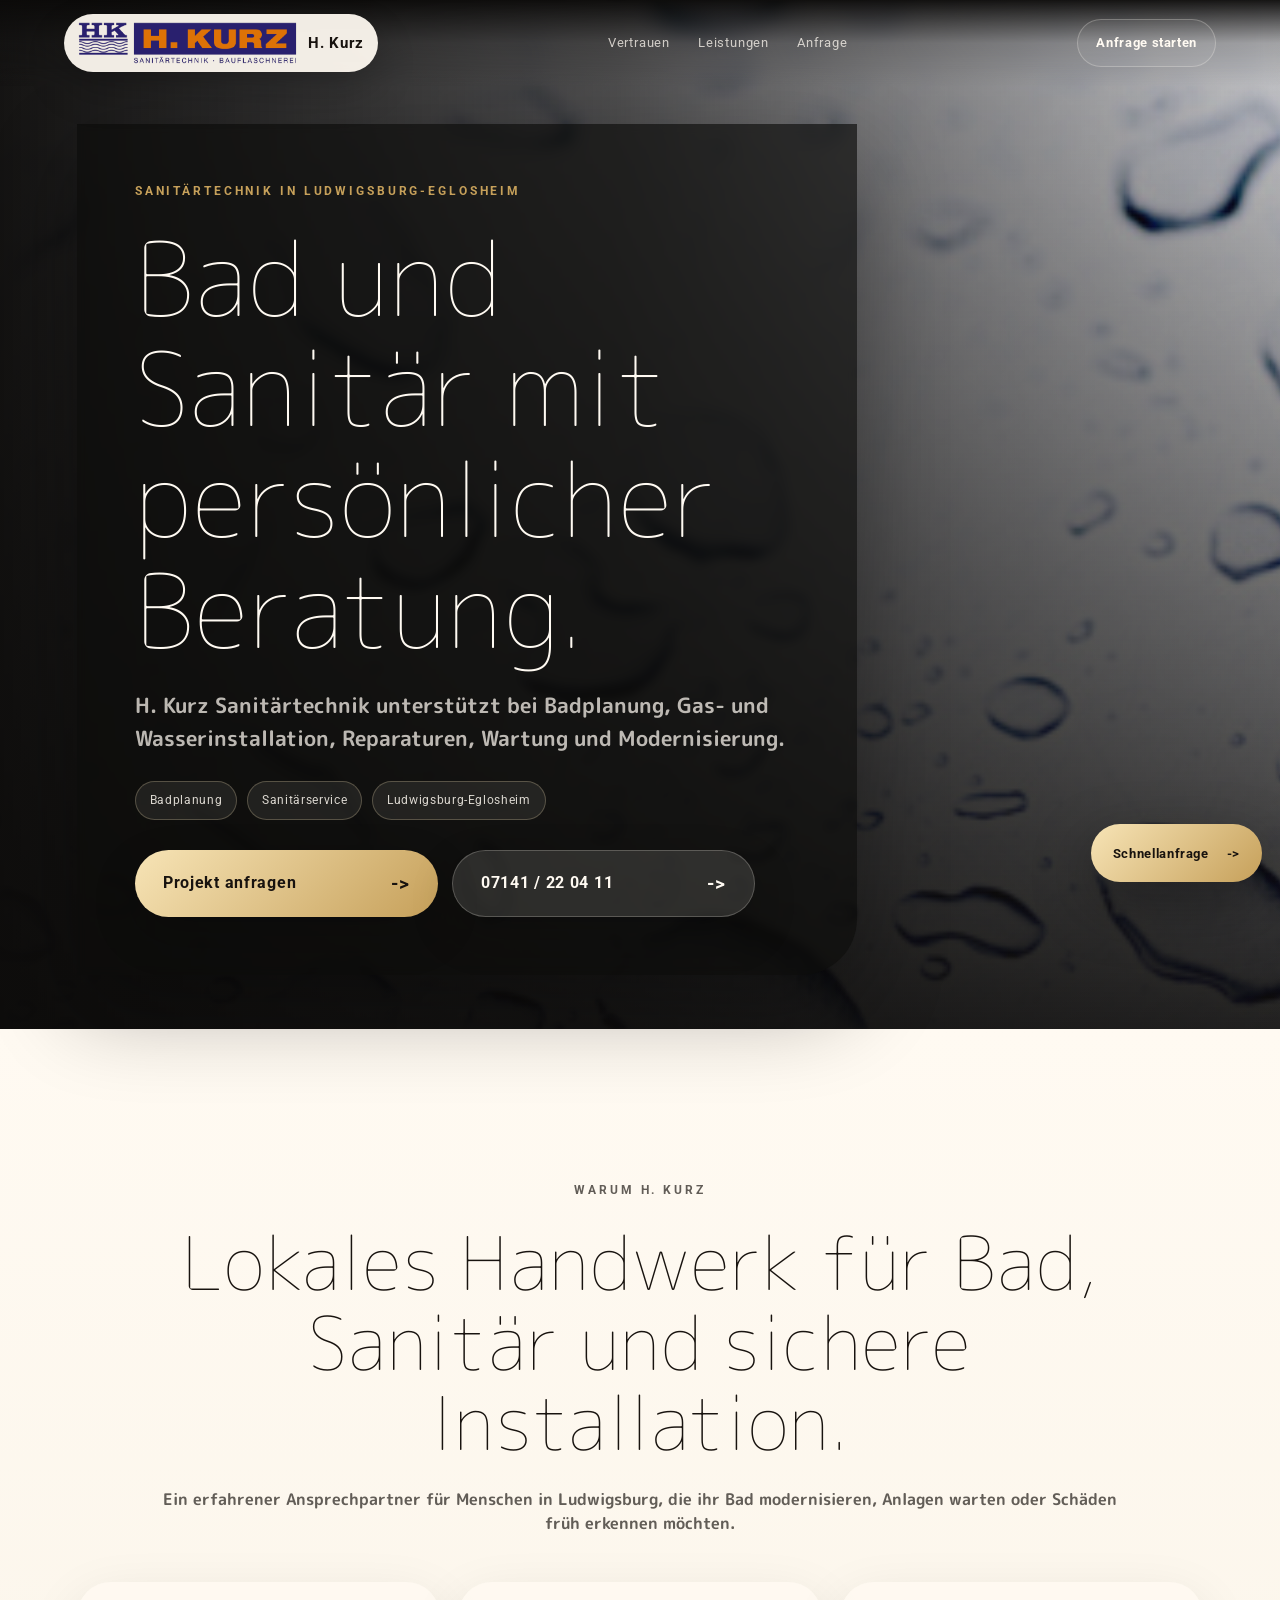
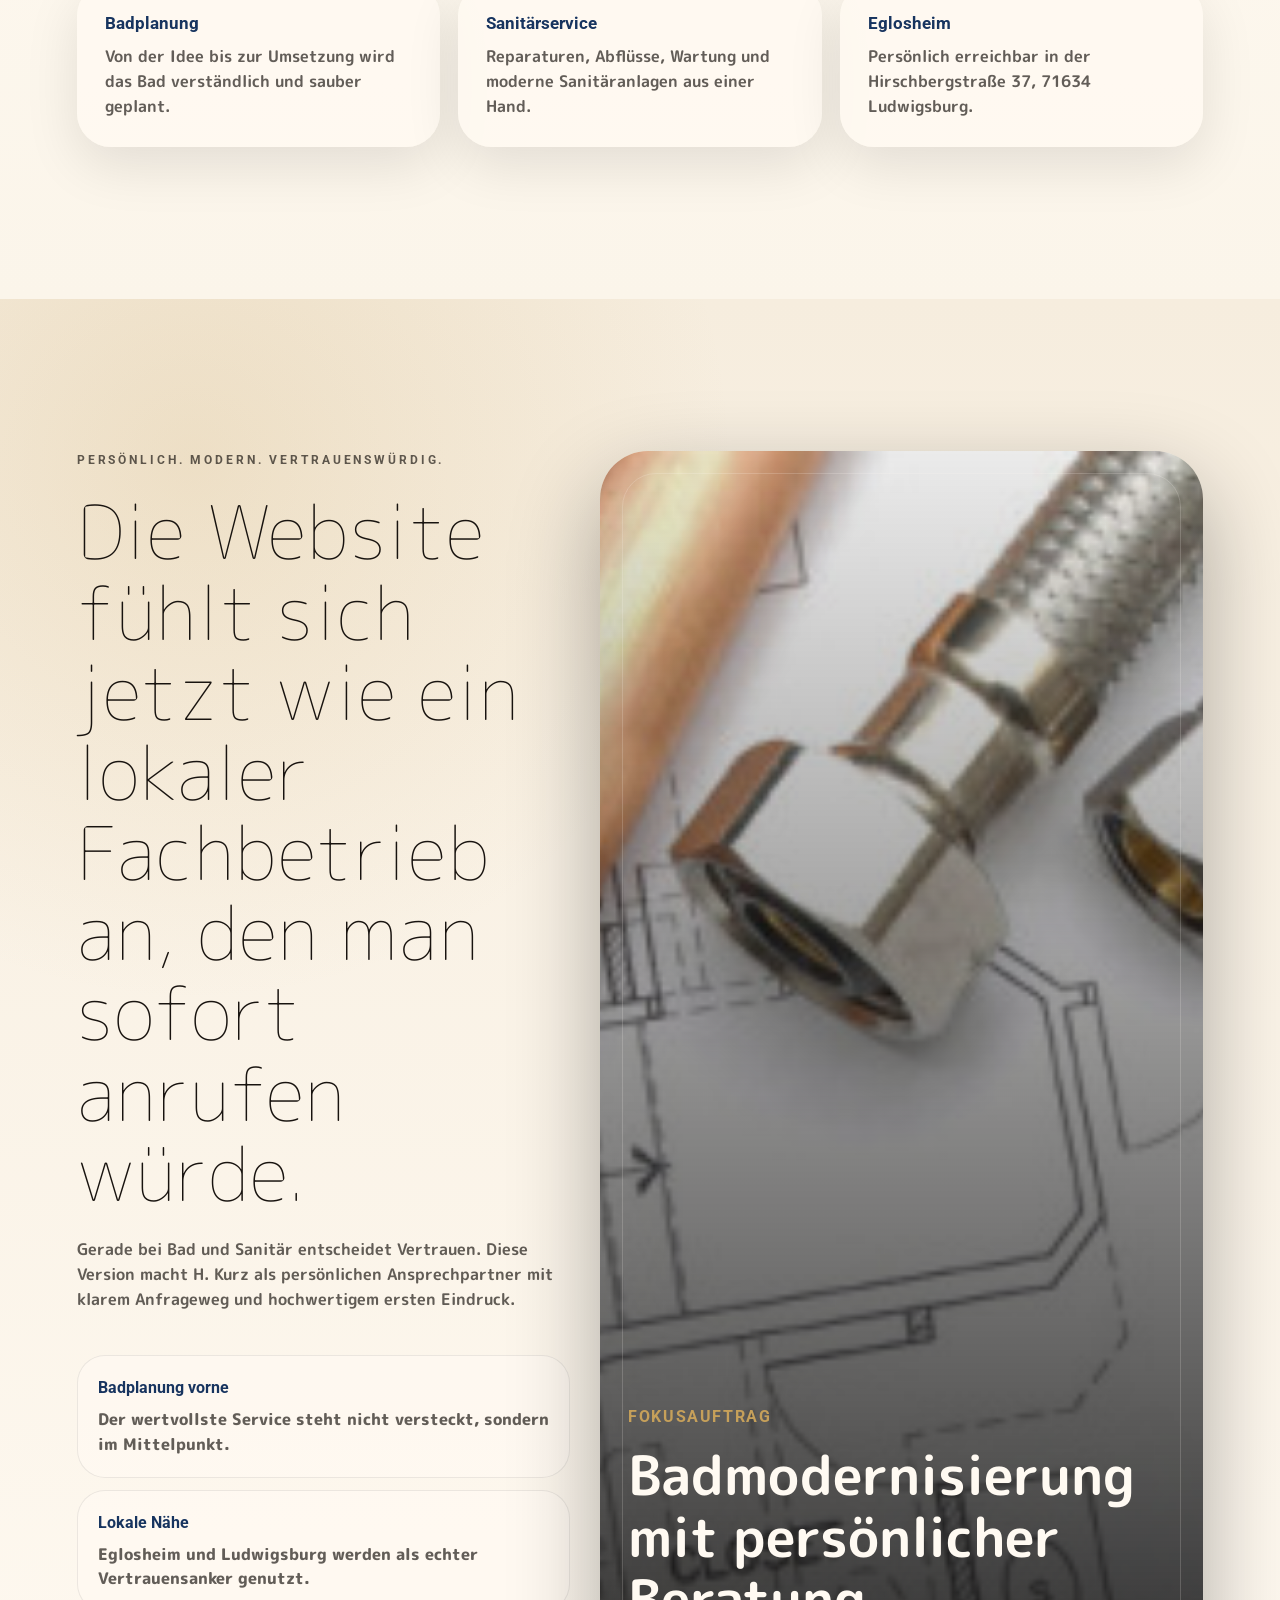
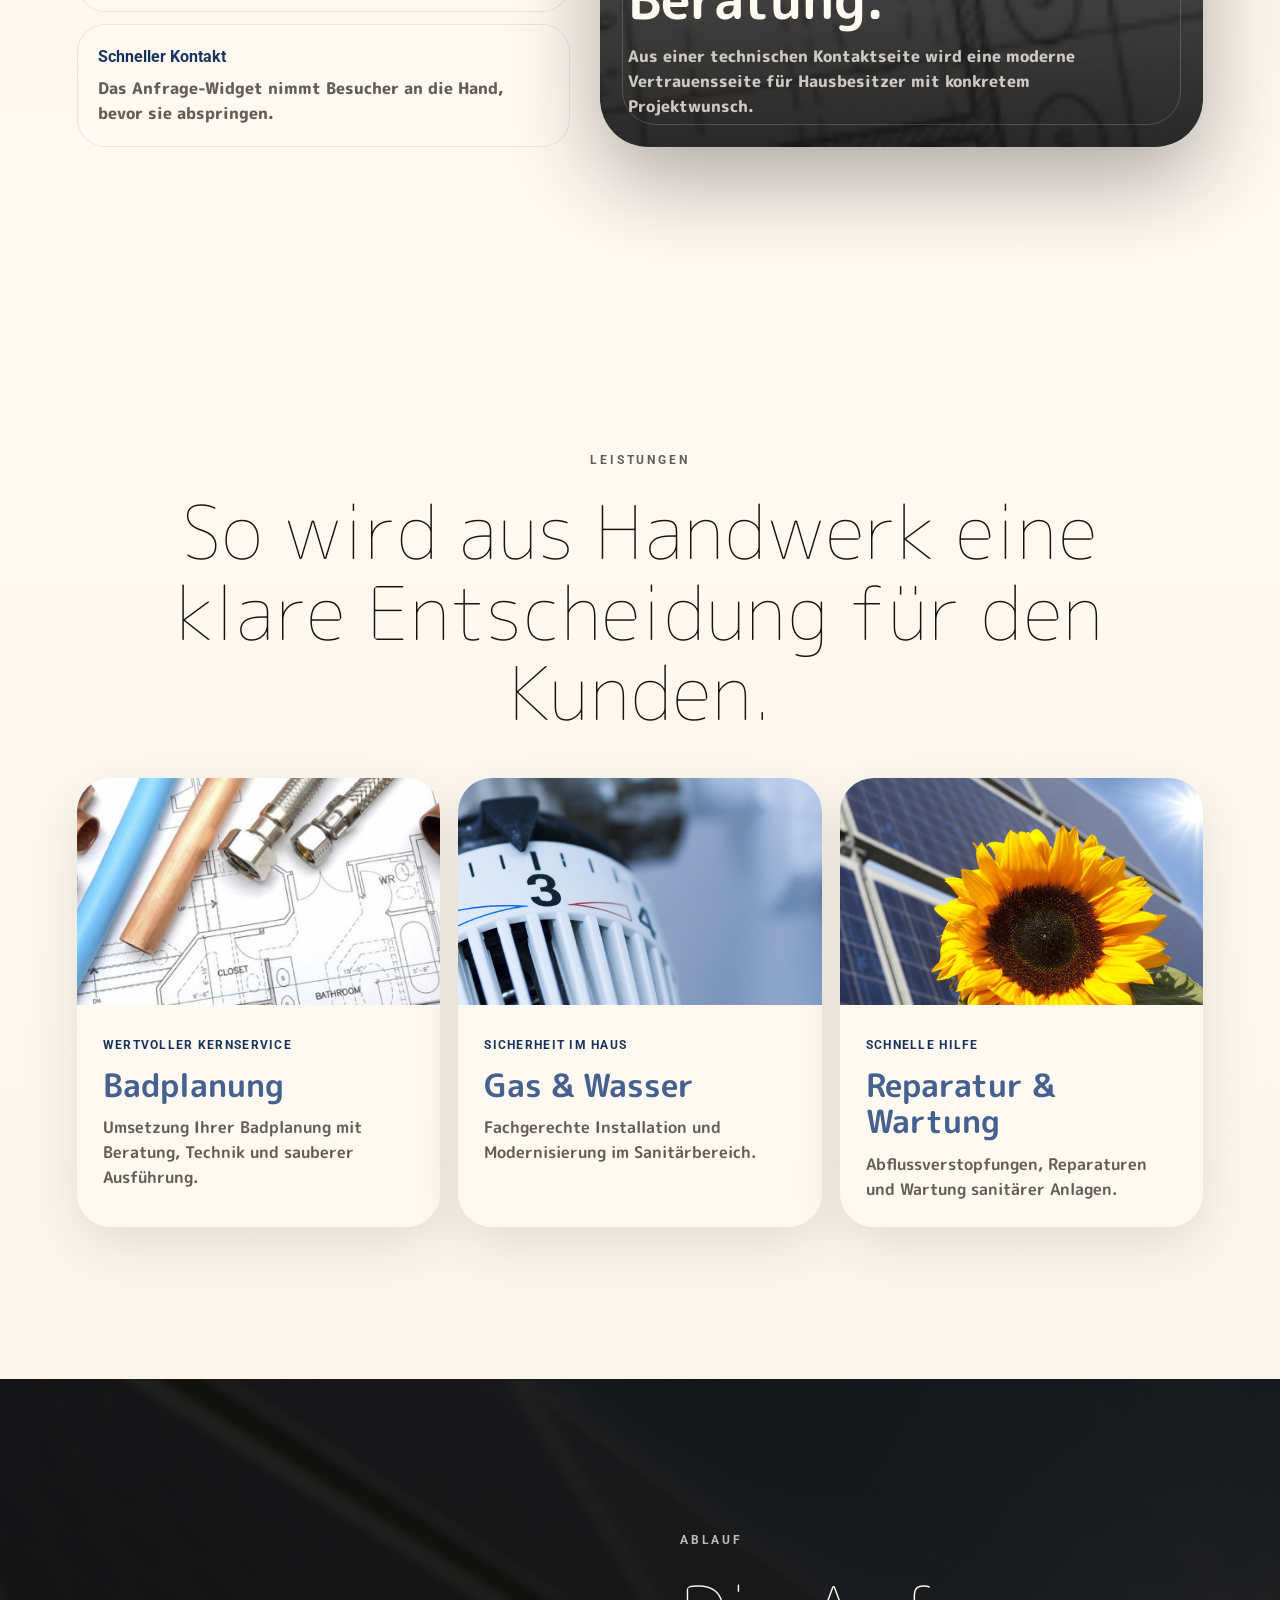
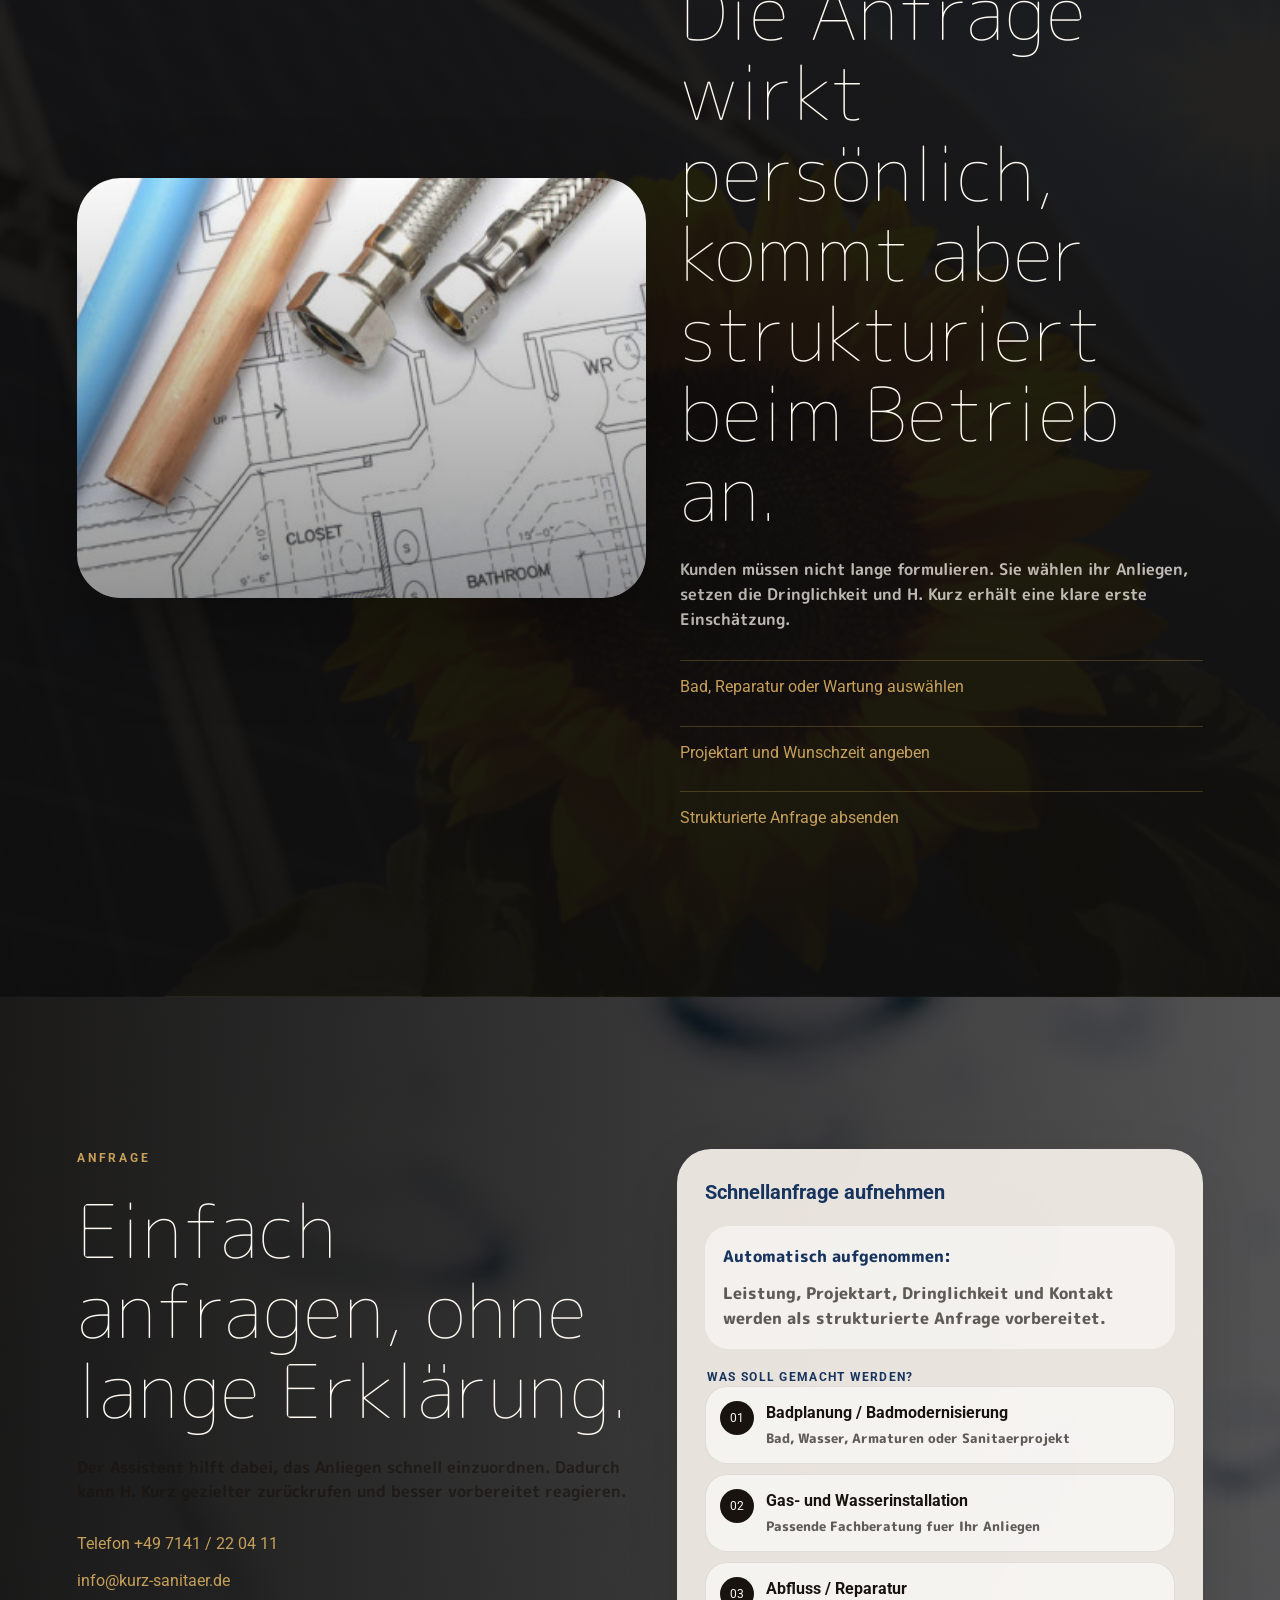
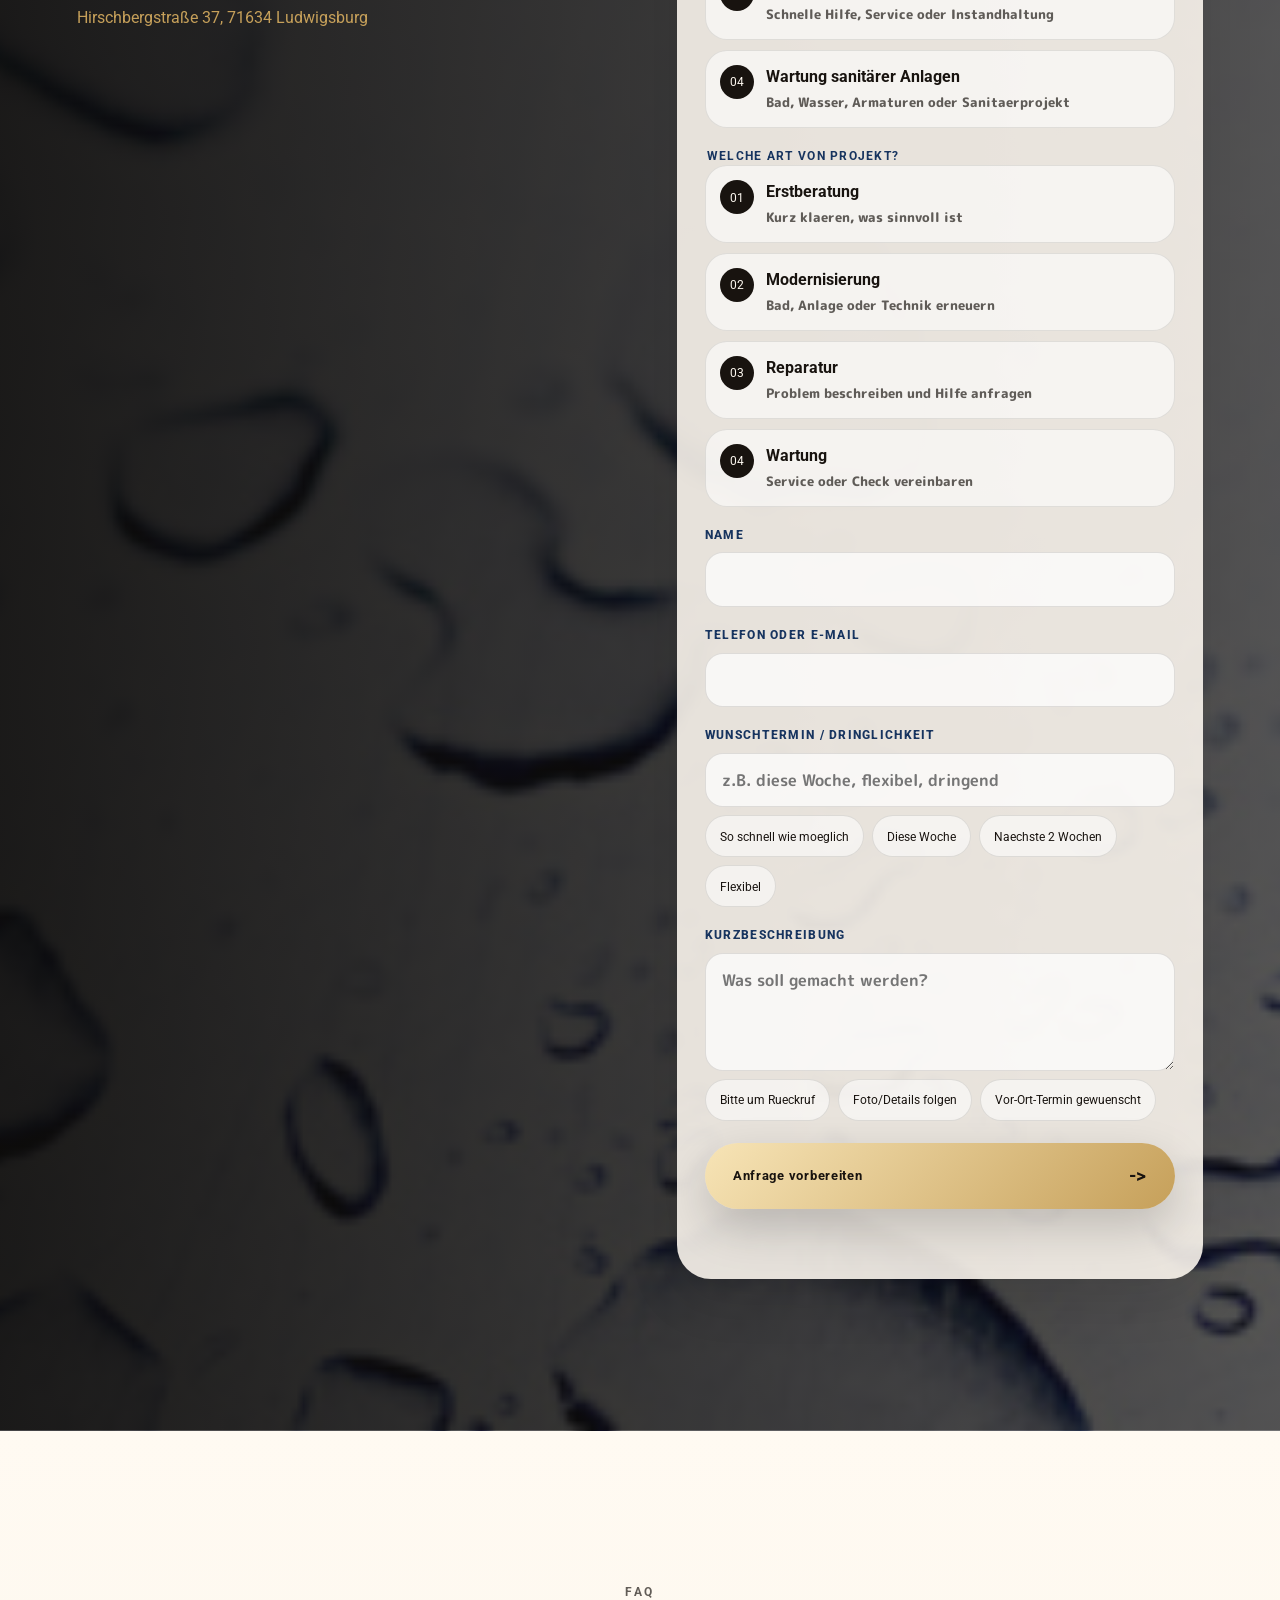
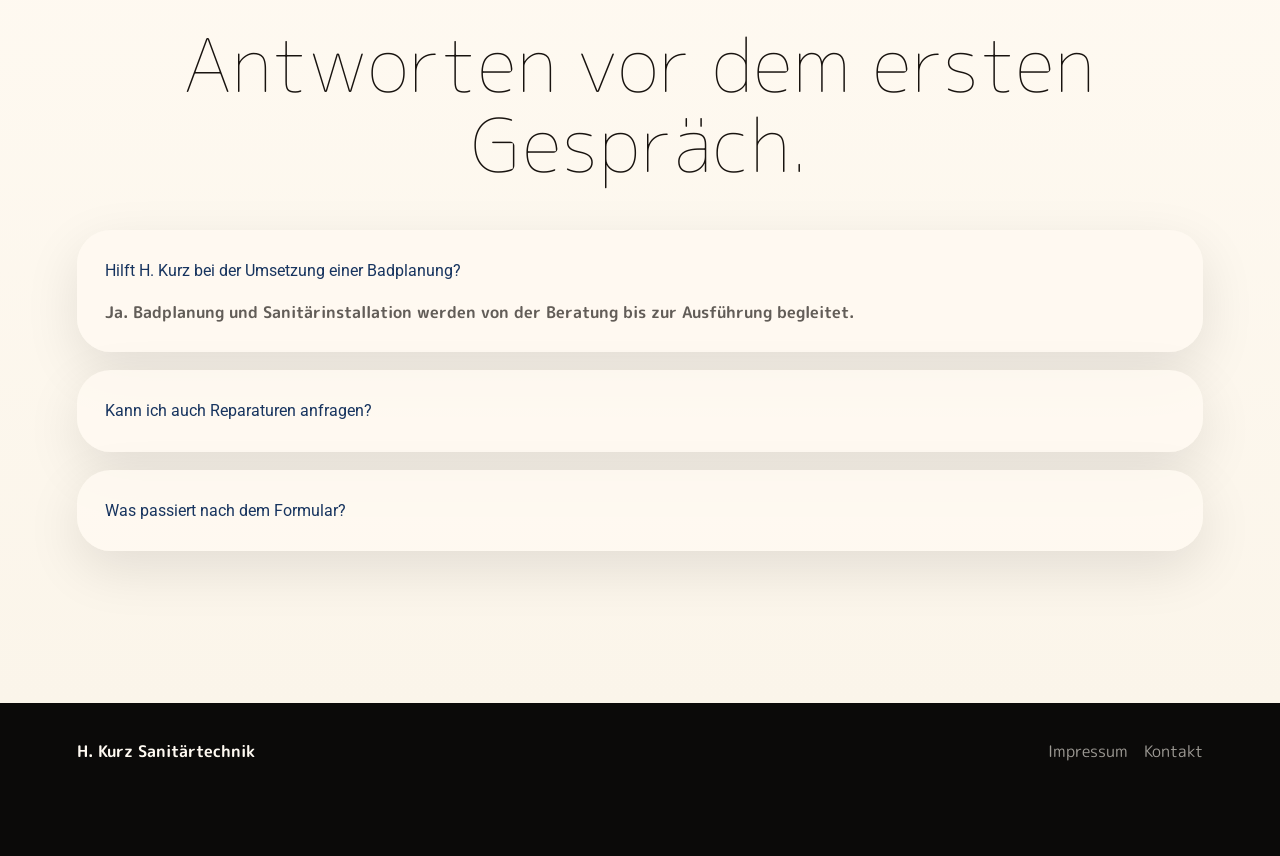
<file: demos/kurz-sanitaer/index.html>
<!doctype html>
<html lang="de">
  <head>
    <meta charset="utf-8" />
    <meta name="viewport" content="width=device-width, initial-scale=1" />
    <meta
      name="description"
      content="H. Kurz Sanit&auml;rtechnik in Ludwigsburg-Eglosheim: Badplanung, Sanit&auml;r, Gas, Wasser, Reparatur und Wartung."
    />
    <title>H. Kurz Sanit&auml;rtechnik</title>
    <link rel="stylesheet" href="styles.css" />
  </head>
  <body>
    <header class="site-header">
      <a class="brand" href="#top">
        <img src="assets/logo.png" alt="H. Kurz Sanit&auml;rtechnik Logo" />
        <span>H. Kurz</span>
      </a>
      <nav aria-label="Navigation">
        <a href="#vertrauen">Vertrauen</a>
        <a href="#leistungen">Leistungen</a>
        <a href="#anfrage">Anfrage</a>
      </nav>
      <a class="header-cta" href="#anfrage">Anfrage starten</a>
    </header>

    <main id="top">
      <section class="hero">
        <div class="hero-inner">
          <p class="eyebrow">Sanit&auml;rtechnik in Ludwigsburg-Eglosheim</p>
          <h1>Bad und Sanit&auml;r mit pers&ouml;nlicher Beratung.</h1>
          <p class="hero-copy">
            H. Kurz Sanit&auml;rtechnik unterst&uuml;tzt bei Badplanung, Gas- und
            Wasserinstallation, Reparaturen, Wartung und Modernisierung.
          </p>
          <div class="hero-badges" aria-label="Schwerpunkte">
            <span>Badplanung</span>
            <span>Sanit&auml;rservice</span>
            <span>Ludwigsburg-Eglosheim</span>
          </div>
          <div class="actions">
            <a class="btn btn-primary" href="#anfrage">Projekt anfragen</a>
            <a class="btn btn-secondary" href="tel:+497141220411">07141 / 22 04 11</a>
          </div>
        </div>
      </section>

      <section class="proof" id="vertrauen">
        <div class="section-heading">
          <p class="section-kicker">Warum H. Kurz</p>
          <h2>Lokales Handwerk f&uuml;r Bad, Sanit&auml;r und sichere Installation.</h2>
          <p>
            Ein erfahrener Ansprechpartner f&uuml;r Menschen in Ludwigsburg, die ihr
            Bad modernisieren, Anlagen warten oder Sch&auml;den fr&uuml;h erkennen m&ouml;chten.
          </p>
        </div>
        <div class="proof-grid">
          <article class="proof-card">
            <strong>Badplanung</strong>
            <p>Von der Idee bis zur Umsetzung wird das Bad verst&auml;ndlich und sauber geplant.</p>
          </article>
          <article class="proof-card">
            <strong>Sanit&auml;rservice</strong>
            <p>Reparaturen, Abfl&uuml;sse, Wartung und moderne Sanit&auml;ranlagen aus einer Hand.</p>
          </article>
          <article class="proof-card">
            <strong>Eglosheim</strong>
            <p>Pers&ouml;nlich erreichbar in der Hirschbergstra&szlig;e 37, 71634 Ludwigsburg.</p>
          </article>
        </div>
      </section>

      <section class="signature">
        <div class="signature-layout">
          <div class="signature-copy">
            <p class="section-kicker">Pers&ouml;nlich. Modern. Vertrauensw&uuml;rdig.</p>
            <h2>Die Website f&uuml;hlt sich jetzt wie ein lokaler Fachbetrieb an, den man sofort anrufen w&uuml;rde.</h2>
            <p>
              Gerade bei Bad und Sanit&auml;r entscheidet Vertrauen. Diese Version macht
              H. Kurz als pers&ouml;nlichen Ansprechpartner mit klarem Anfrageweg
              und hochwertigem ersten Eindruck.
            </p>
            <div class="signature-stack">
              <article>
                <strong>Badplanung vorne</strong>
                <span>Der wertvollste Service steht nicht versteckt, sondern im Mittelpunkt.</span>
              </article>
              <article>
                <strong>Lokale N&auml;he</strong>
                <span>Eglosheim und Ludwigsburg werden als echter Vertrauensanker genutzt.</span>
              </article>
              <article>
                <strong>Schneller Kontakt</strong>
                <span>Das Anfrage-Widget nimmt Besucher an die Hand, bevor sie abspringen.</span>
              </article>
            </div>
          </div>
          <div class="project-panel">
            <div class="project-panel-content">
              <strong>Fokusauftrag</strong>
              <h3>Badmodernisierung mit pers&ouml;nlicher Beratung.</h3>
              <p>
                Aus einer technischen Kontaktseite wird eine moderne Vertrauensseite
                f&uuml;r Hausbesitzer mit konkretem Projektwunsch.
              </p>
            </div>
          </div>
        </div>
      </section>

      <section class="services" id="leistungen">
        <div class="section-heading">
          <p class="section-kicker">Leistungen</p>
          <h2>So wird aus Handwerk eine klare Entscheidung f&uuml;r den Kunden.</h2>
        </div>
        <div class="service-grid">
          <article class="service-card">
            <img src="assets/bath.jpg" alt="Badplanung und Sanit&auml;rinstallation" />
            <div>
              <strong>Wertvoller Kernservice</strong>
              <h3>Badplanung</h3>
              <p>Umsetzung Ihrer Badplanung mit Beratung, Technik und sauberer Ausf&uuml;hrung.</p>
            </div>
          </article>
          <article class="service-card">
            <img src="assets/detail-1.jpg" alt="Installationsdetail im Bad" />
            <div>
              <strong>Sicherheit im Haus</strong>
              <h3>Gas & Wasser</h3>
              <p>Fachgerechte Installation und Modernisierung im Sanit&auml;rbereich.</p>
            </div>
          </article>
          <article class="service-card">
            <img src="assets/detail-2.jpg" alt="Sanit&auml;rdetail und Badtechnik" />
            <div>
              <strong>Schnelle Hilfe</strong>
              <h3>Reparatur & Wartung</h3>
              <p>Abflussverstopfungen, Reparaturen und Wartung sanit&auml;rer Anlagen.</p>
            </div>
          </article>
        </div>
      </section>

      <section class="dark-section">
        <div class="split">
          <div class="split-media" aria-label="Sanit&auml;rplanung"></div>
          <div class="split-copy">
            <p class="section-kicker">Ablauf</p>
            <h2>Die Anfrage wirkt pers&ouml;nlich, kommt aber strukturiert beim Betrieb an.</h2>
            <p>
              Kunden m&uuml;ssen nicht lange formulieren. Sie w&auml;hlen ihr Anliegen,
              setzen die Dringlichkeit und H. Kurz erh&auml;lt eine klare erste Einsch&auml;tzung.
            </p>
            <ul class="mini-list">
              <li>Bad, Reparatur oder Wartung ausw&auml;hlen</li>
              <li>Projektart und Wunschzeit angeben</li>
              <li>Strukturierte Anfrage absenden</li>
            </ul>
          </div>
        </div>
      </section>

      <section class="booking" id="anfrage">
        <div>
          <p class="section-kicker">Anfrage</p>
          <h2>Einfach anfragen, ohne lange Erkl&auml;rung.</h2>
          <p class="booking-copy">
            Der Assistent hilft dabei, das Anliegen schnell einzuordnen. Dadurch
            kann H. Kurz gezielter zur&uuml;ckrufen und besser vorbereitet reagieren.
          </p>
          <div class="contact-lines">
            <a href="tel:+497141220411">Telefon +49 7141 / 22 04 11</a>
            <a href="mailto:info@kurz-sanitaer.de">info@kurz-sanitaer.de</a>
            <span>Hirschbergstra&szlig;e 37, 71634 Ludwigsburg</span>
          </div>
        </div>
        <div class="booking-panel">
          <strong>Schnellanfrage aufnehmen</strong>
          <p class="intake-note">
            <span>Automatisch aufgenommen:</span>
            Leistung, Projektart, Dringlichkeit und Kontakt werden als strukturierte Anfrage vorbereitet.
          </p>
          <form class="inquiry-form" data-mailto="info@kurz-sanitaer.de" data-company="H. Kurz Sanit&auml;rtechnik">
            <label>
              <span>Anliegen</span>
              <select name="service" required>
                <option value="">Bitte ausw&auml;hlen</option>
                <option>Badplanung / Badmodernisierung</option>
                <option>Gas- und Wasserinstallation</option>
                <option>Abfluss / Reparatur</option>
                <option>Wartung sanit&auml;rer Anlagen</option>
              </select>
            </label>
            <label>
              <span>Name</span>
              <input name="name" autocomplete="name" required />
            </label>
            <label>
              <span>Telefon oder E-Mail</span>
              <input name="contact" autocomplete="tel" required />
            </label>
            <label>
              <span>Wunschtermin / Dringlichkeit</span>
              <input name="timing" placeholder="z.B. diese Woche, flexibel, dringend" />
            </label>
            <label>
              <span>Kurzbeschreibung</span>
              <textarea name="message" placeholder="Was soll gemacht werden?"></textarea>
            </label>
            <button class="btn btn-primary" type="submit">Anfrage vorbereiten</button>
            <p class="form-status" aria-live="polite"></p>
          </form>
        </div>
      </section>

      <section class="faq">
        <div class="section-heading">
          <p class="section-kicker">FAQ</p>
          <h2>Antworten vor dem ersten Gespr&auml;ch.</h2>
        </div>
        <div class="faq-list">
          <details open>
            <summary>Hilft H. Kurz bei der Umsetzung einer Badplanung?</summary>
            <p>Ja. Badplanung und Sanit&auml;rinstallation werden von der Beratung bis zur Ausf&uuml;hrung begleitet.</p>
          </details>
          <details>
            <summary>Kann ich auch Reparaturen anfragen?</summary>
            <p>Ja. Das Formular ist auch f&uuml;r Abfluss, Reparatur und Wartung vorbereitet.</p>
          </details>
          <details>
            <summary>Was passiert nach dem Formular?</summary>
            <p>Es &ouml;ffnet sich eine vorbereitete E-Mail mit Ihren Angaben an den Betrieb.</p>
          </details>
        </div>
      </section>
    </main>

    <footer>
      <strong>H. Kurz Sanit&auml;rtechnik</strong>
      <div>
        <a href="https://www.kurz-sanitaer.de/impressum/">Impressum</a>
        <a href="https://www.kurz-sanitaer.de/kontakt-1/">Kontakt</a>
      </div>
    </footer>

    <script src="../_shared/inquiry.js"></script>
  </body>
</html>
</file>
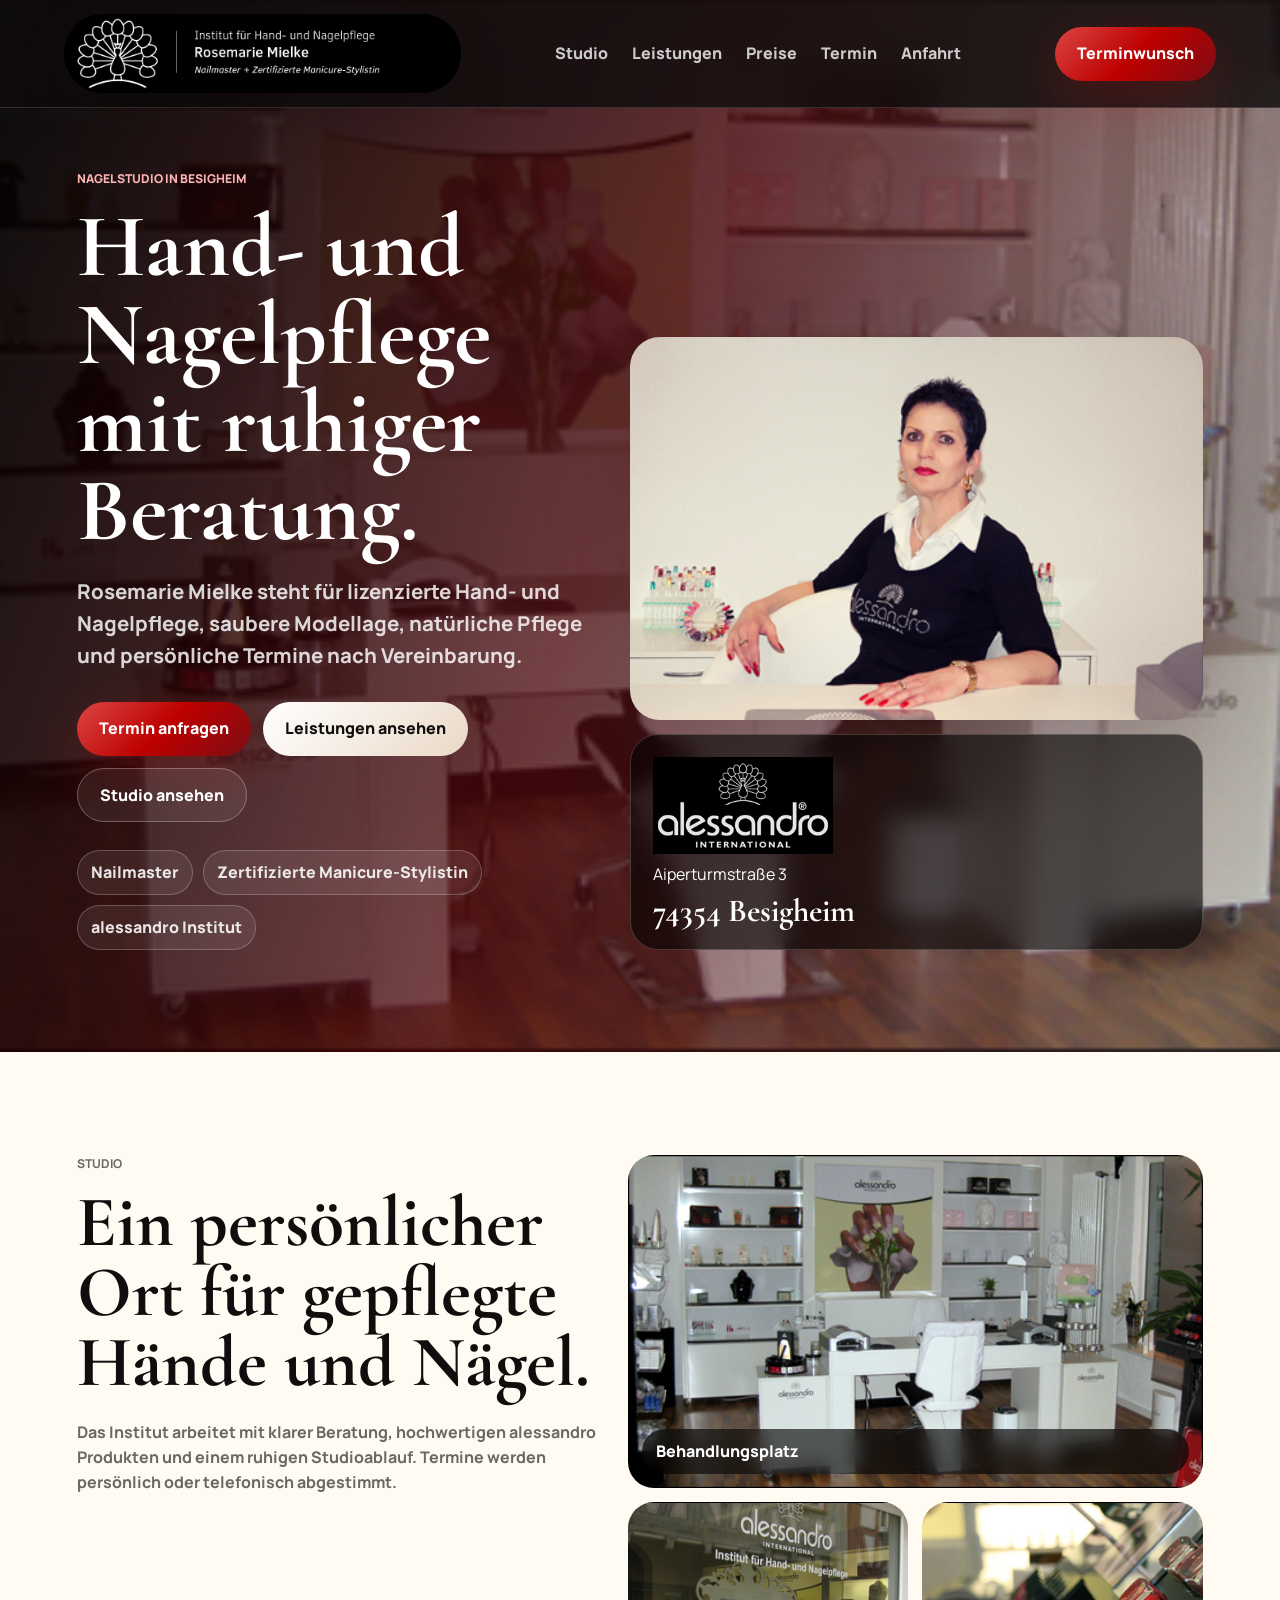
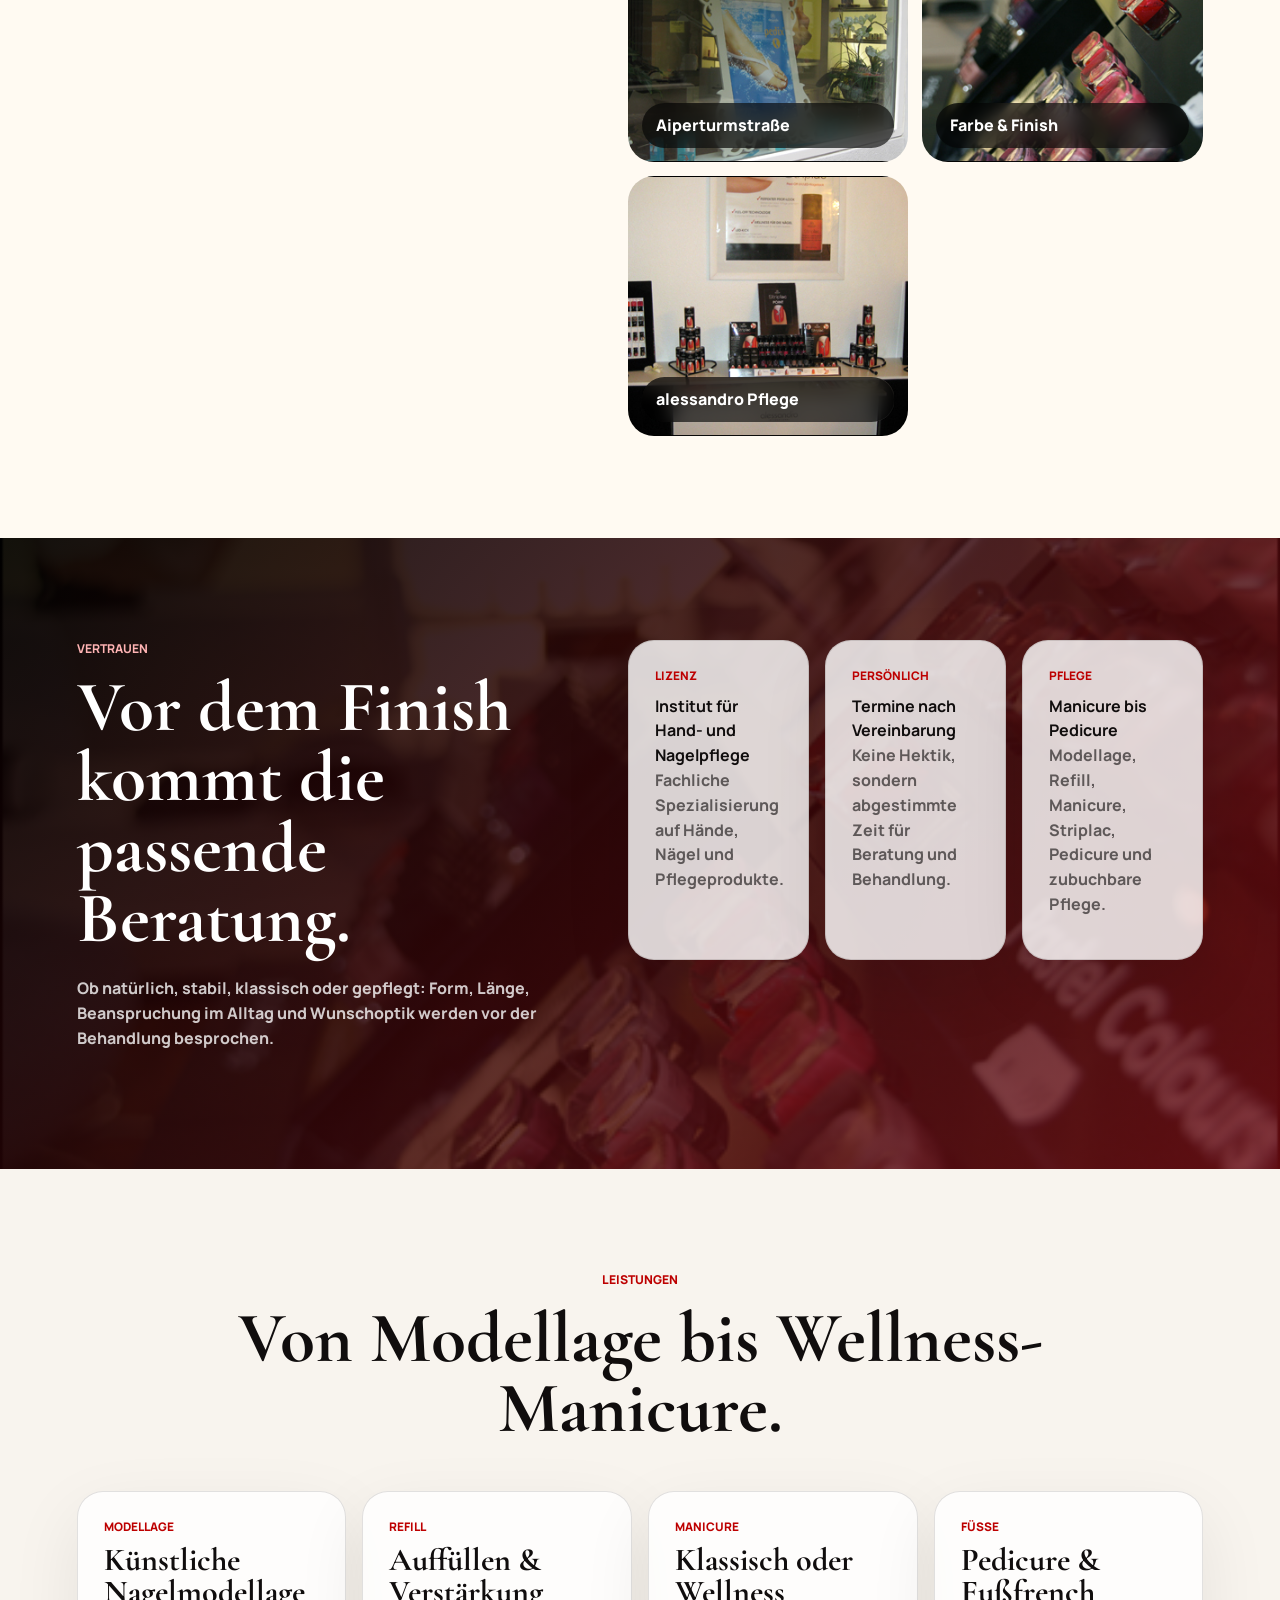
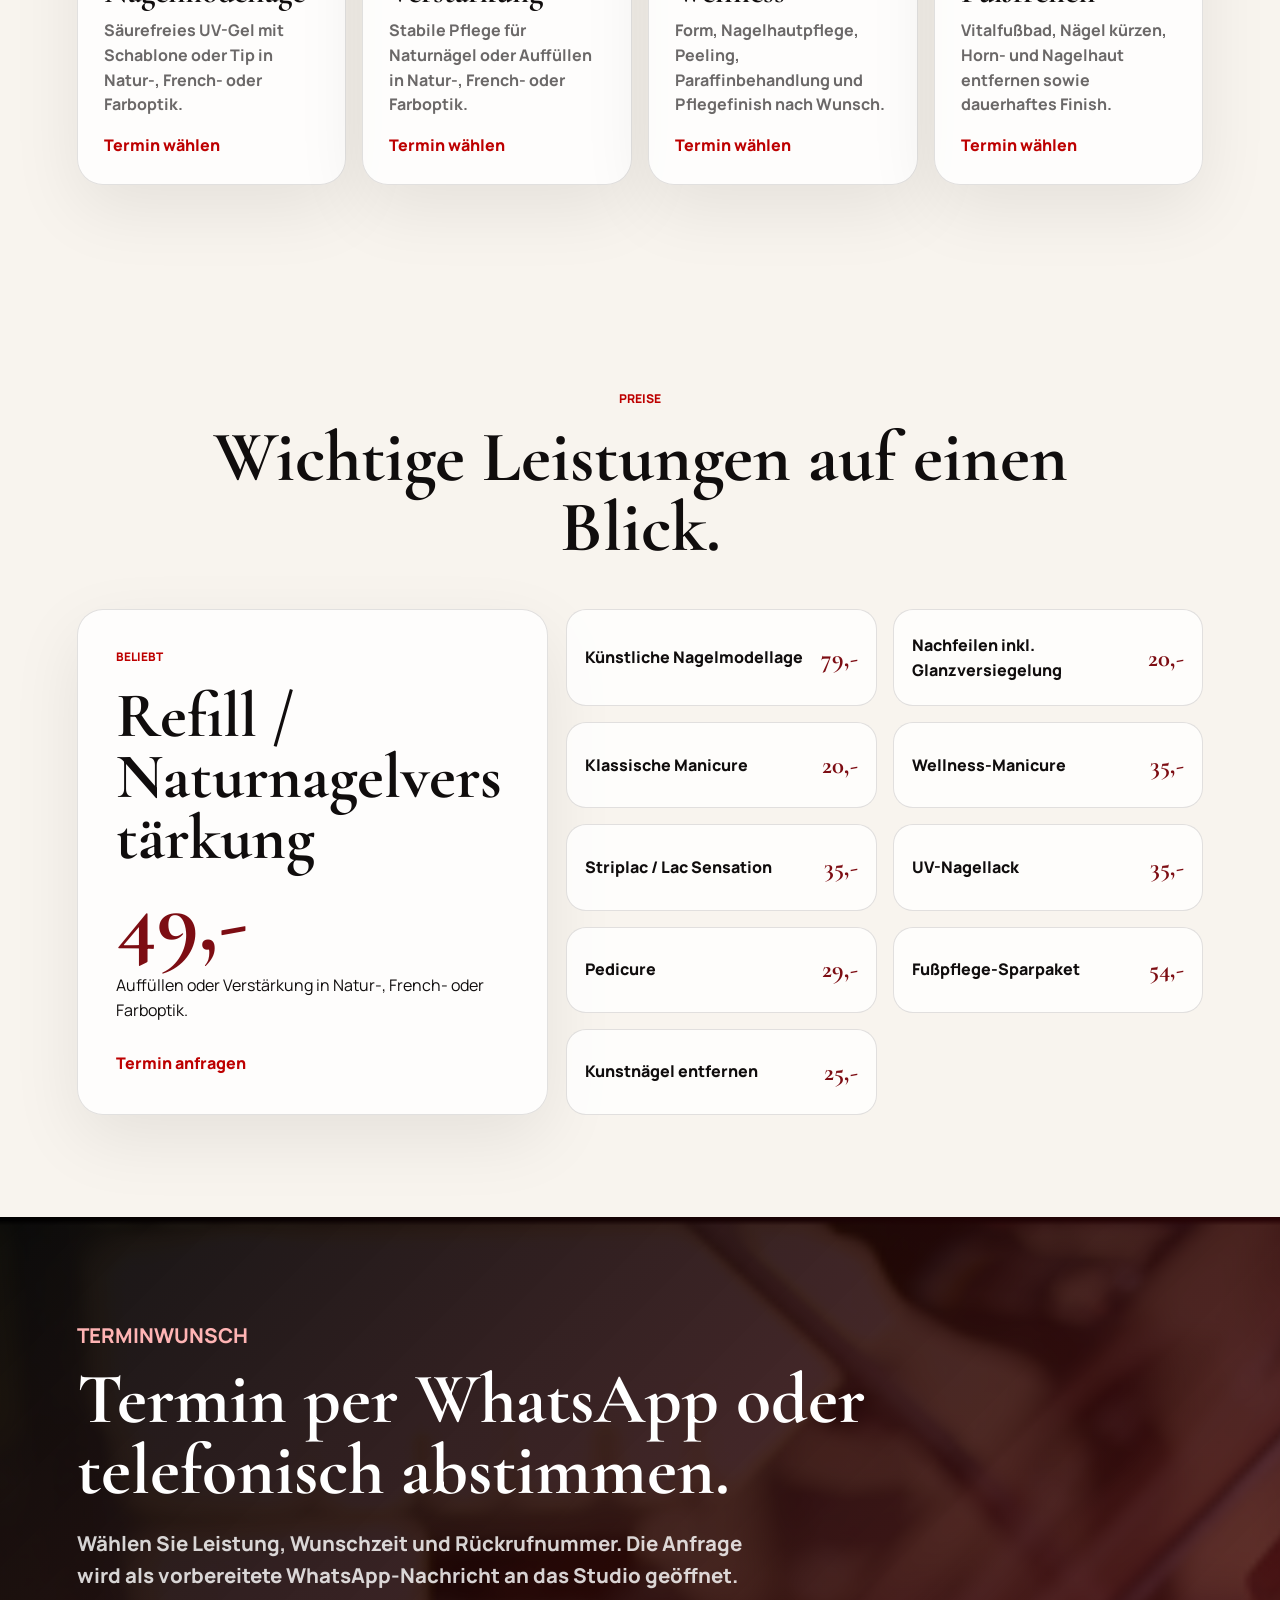
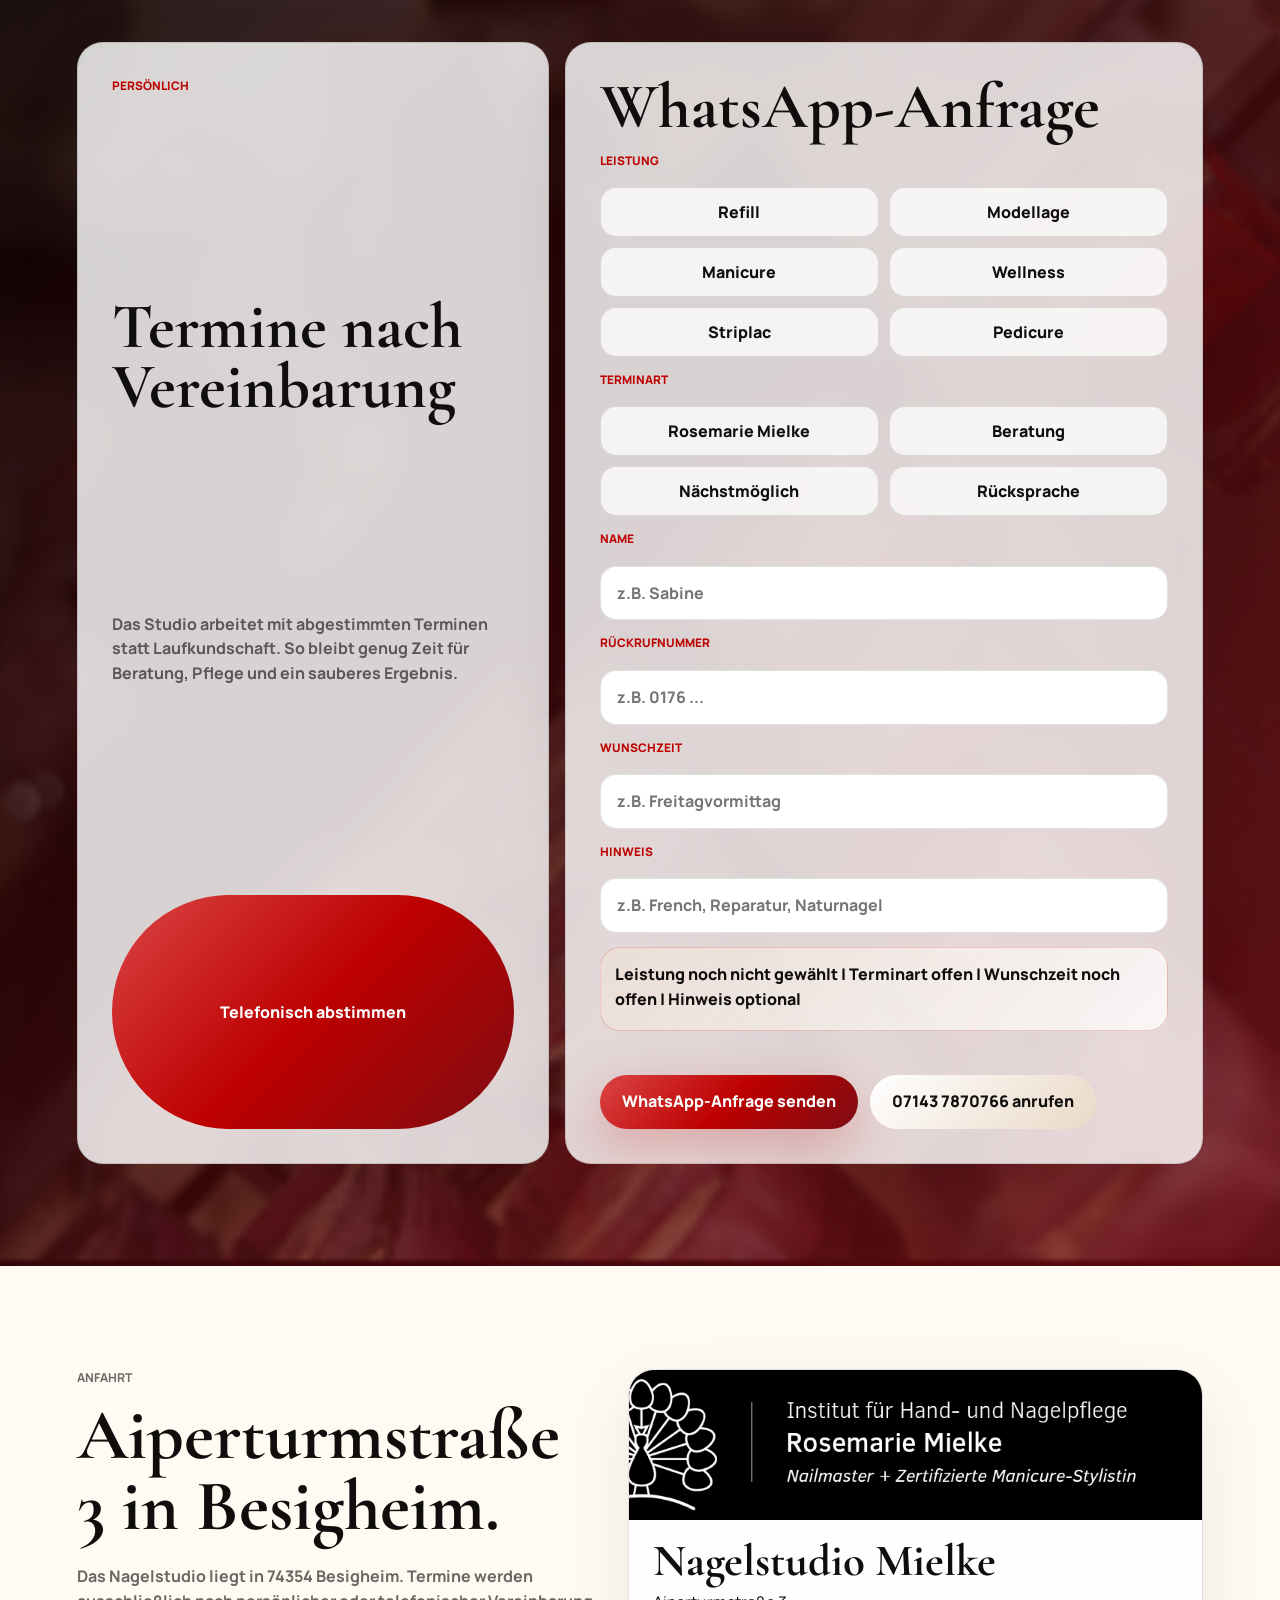
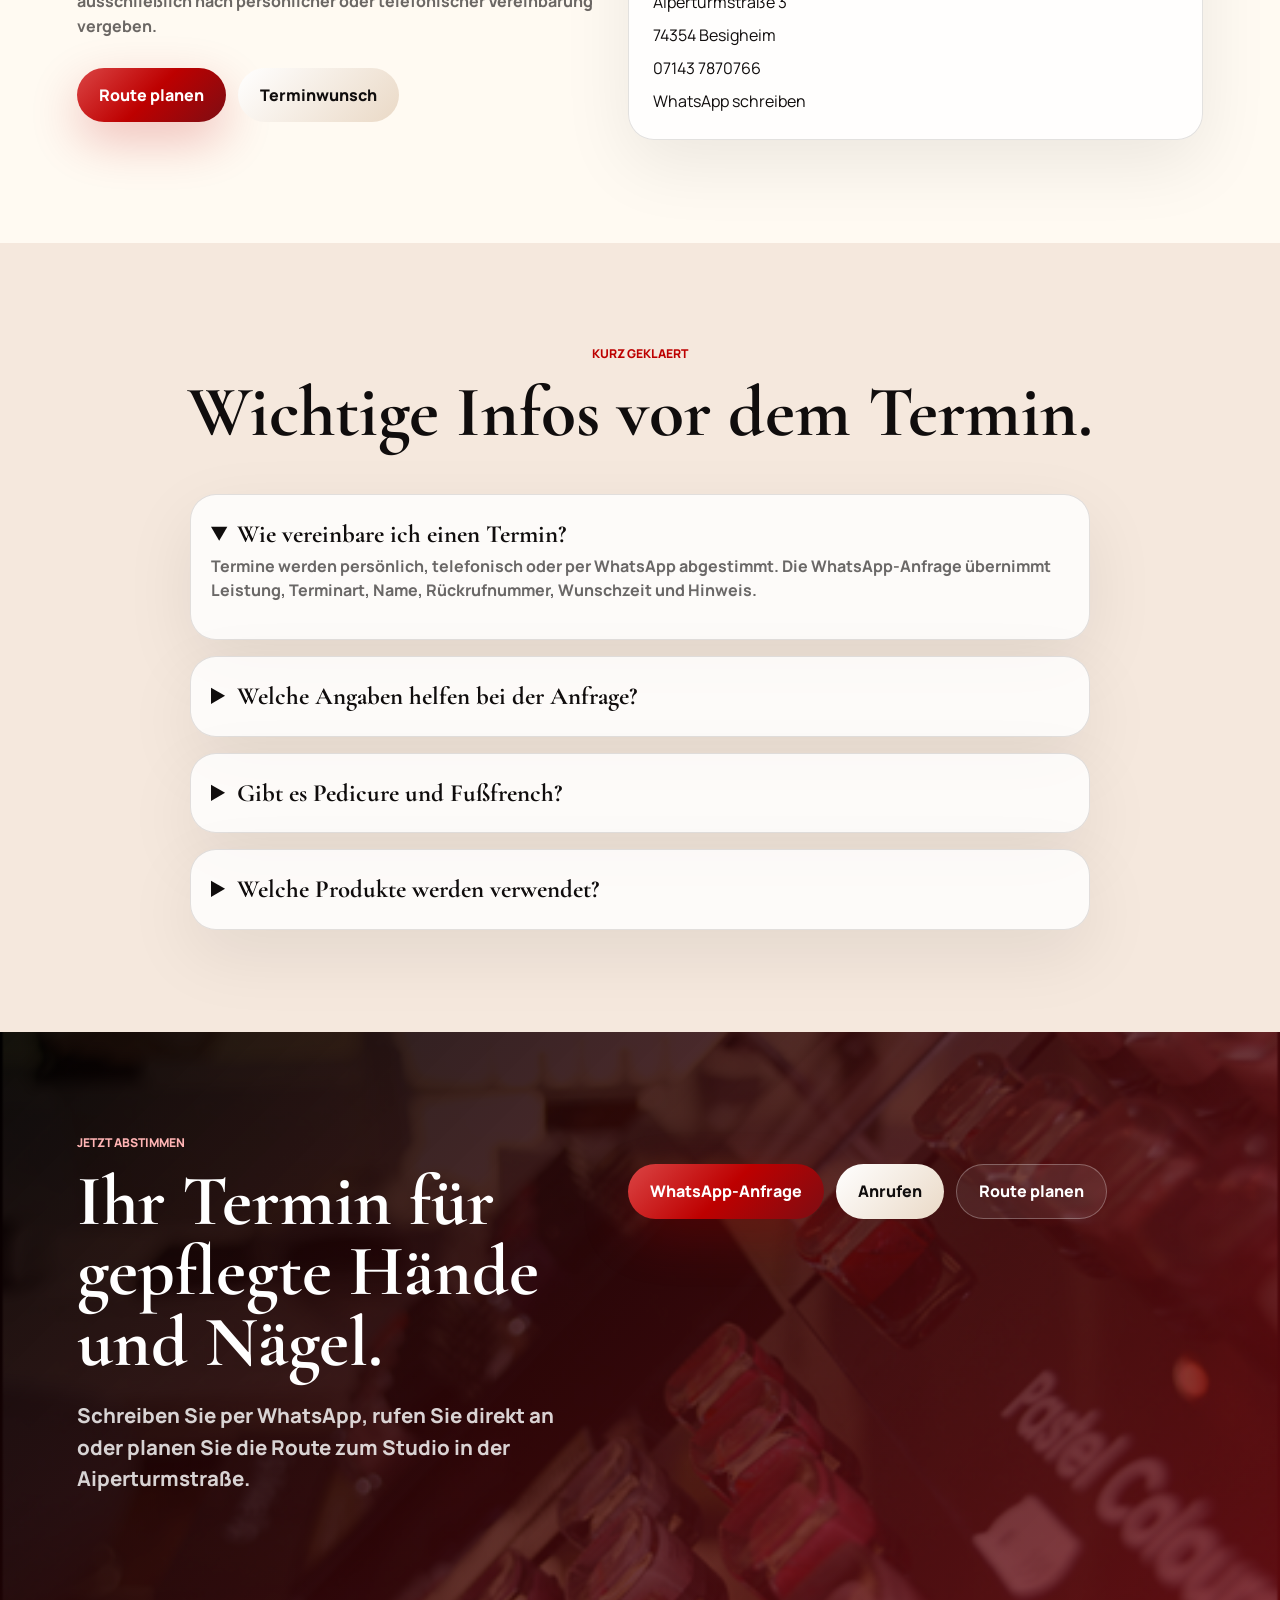
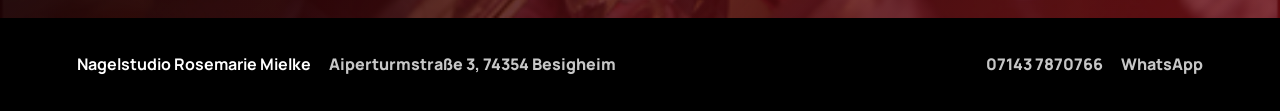
<file: demos/nagelstudio-mielke-besigheim/index.html>
<!doctype html>
<html lang="de">
  <head>
    <meta charset="utf-8" />
    <meta name="viewport" content="width=device-width, initial-scale=1" />
    <meta name="description" content="Nagelstudio Rosemarie Mielke in Besigheim: lizenziertes Institut für Hand- und Nagelpflege, Modellage, Refill, Manicure, Striplac, Pedicure und Terminwunsch." />
    <title>Nagelstudio Mielke Besigheim | Hand- und Nagelpflege</title>
    <link rel="preconnect" href="https://fonts.googleapis.com" />
    <link rel="preconnect" href="https://fonts.gstatic.com" crossorigin />
    <link href="https://fonts.googleapis.com/css2?family=Cormorant+Garamond:wght@600;700&family=Manrope:wght@400;500;700;800;900&display=swap" rel="stylesheet" />
    <link rel="stylesheet" href="styles.css?v=mielke-4" />
  </head>
  <body>
    <header class="site-header">
      <a class="brand" href="#top" aria-label="Nagelstudio Mielke Startseite">
        <img src="assets/header1.png" alt="Institut für Hand- und Nagelpflege Rosemarie Mielke" />
      </a>
      <button class="menu-toggle" type="button" aria-expanded="false" aria-controls="mobile-menu" aria-label="Menü öffnen" style="position: absolute; right: 24px; top: 50%; z-index: 44; display: inline-flex; align-items: center; justify-content: center; width: 46px; min-height: 46px; border-radius: 999px; border: 1px solid rgba(255,255,255,.28); background: #bd0000; color: #fff; font-size: 23px; font-weight: 900; transform: translateY(-50%);">☰</button>
      <nav aria-label="Navigation">
        <a href="#studio">Studio</a>
        <a href="#leistungen">Leistungen</a>
        <a href="#preise">Preise</a>
        <a href="#termin">Termin</a>
        <a href="#anfahrt">Anfahrt</a>
      </nav>
      <button class="header-cta" type="button" data-open-request data-preset-service="Refill / Naturnagelverstärkung">Terminwunsch</button>
      <div class="mobile-menu" id="mobile-menu">
        <a href="#studio">Studio</a>
        <a href="#leistungen">Leistungen</a>
        <a href="#preise">Preise</a>
        <a href="#termin">Termin</a>
        <a href="#anfahrt">Anfahrt</a>
      </div>
    </header>

    <main id="top">
      <section class="hero">
        <div class="hero-copy">
          <p class="eyebrow">Nagelstudio in Besigheim</p>
          <h1>Hand- und Nagelpflege mit ruhiger Beratung.</h1>
          <p>Rosemarie Mielke steht für lizenzierte Hand- und Nagelpflege, saubere Modellage, natürliche Pflege und persönliche Termine nach Vereinbarung.</p>
          <div class="hero-actions">
            <button class="btn btn-primary" type="button" data-open-request data-preset-service="Refill / Naturnagelverstärkung">Termin anfragen</button>
            <a class="btn btn-soft" href="#leistungen">Leistungen ansehen</a>
            <a class="btn btn-ghost" href="#studio">Studio ansehen</a>
          </div>
          <div class="hero-proof">
            <span>Nailmaster</span>
            <span>Zertifizierte Manicure-Stylistin</span>
            <span>alessandro Institut</span>
          </div>
        </div>
        <div class="hero-visual">
          <img class="portrait" src="assets/rmielke.png" alt="Rosemarie Mielke im Nagelstudio" />
          <div class="studio-note">
            <img src="assets/alessandro-logo.png" alt="alessandro International" />
            <span>Aiperturmstraße 3</span>
            <strong>74354 Besigheim</strong>
          </div>
        </div>
      </section>

      <section class="studio" id="studio">
        <div>
          <p class="eyebrow">Studio</p>
          <h2>Ein persönlicher Ort für gepflegte Hände und Nägel.</h2>
          <p>Das Institut arbeitet mit klarer Beratung, hochwertigen alessandro Produkten und einem ruhigen Studioablauf. Termine werden persönlich oder telefonisch abgestimmt.</p>
        </div>
        <div class="studio-grid">
          <figure class="wide"><img src="assets/studio1.jpg" alt="Behandlungsplatz im Nagelstudio Mielke" /><figcaption>Behandlungsplatz</figcaption></figure>
          <figure><img src="assets/studio2.jpg" alt="Schaufenster Nagelstudio Mielke in Besigheim" /><figcaption>Aiperturmstraße</figcaption></figure>
          <figure><img src="assets/studio3.jpg" alt="Farbdisplay im Nagelstudio" /><figcaption>Farbe & Finish</figcaption></figure>
          <figure><img src="assets/studio4.jpg" alt="alessandro Produkte im Studio" /><figcaption>alessandro Pflege</figcaption></figure>
        </div>
      </section>

      <section class="trust">
        <div class="trust-copy">
          <p class="eyebrow">Vertrauen</p>
          <h2>Vor dem Finish kommt die passende Beratung.</h2>
          <p>Ob natürlich, stabil, klassisch oder gepflegt: Form, Länge, Beanspruchung im Alltag und Wunschoptik werden vor der Behandlung besprochen.</p>
        </div>
        <div class="trust-list">
          <article><span>Lizenz</span><strong>Institut für Hand- und Nagelpflege</strong><p>Fachliche Spezialisierung auf Hände, Nägel und Pflegeprodukte.</p></article>
          <article><span>Persönlich</span><strong>Termine nach Vereinbarung</strong><p>Keine Hektik, sondern abgestimmte Zeit für Beratung und Behandlung.</p></article>
          <article><span>Pflege</span><strong>Manicure bis Pedicure</strong><p>Modellage, Refill, Manicure, Striplac, Pedicure und zubuchbare Pflege.</p></article>
        </div>
      </section>

      <section class="services" id="leistungen">
        <div class="section-heading">
          <p class="eyebrow">Leistungen</p>
          <h2>Von Modellage bis Wellness-Manicure.</h2>
        </div>
        <div class="service-grid">
          <article><span>Modellage</span><h3>Künstliche Nagelmodellage</h3><p>Säurefreies UV-Gel mit Schablone oder Tip in Natur-, French- oder Farboptik.</p><button type="button" data-open-request data-preset-service="Künstliche Nagelmodellage">Termin wählen</button></article>
          <article><span>Refill</span><h3>Auffüllen & Verstärkung</h3><p>Stabile Pflege für Naturnägel oder Auffüllen in Natur-, French- oder Farboptik.</p><button type="button" data-open-request data-preset-service="Refill / Naturnagelverstärkung">Termin wählen</button></article>
          <article><span>Manicure</span><h3>Klassisch oder Wellness</h3><p>Form, Nagelhautpflege, Peeling, Paraffinbehandlung und Pflegefinish nach Wunsch.</p><button type="button" data-open-request data-preset-service="Wellness-Manicure">Termin wählen</button></article>
          <article><span>Füße</span><h3>Pedicure & Fußfrench</h3><p>Vitalfußbad, Nägel kürzen, Horn- und Nagelhaut entfernen sowie dauerhaftes Finish.</p><button type="button" data-open-request data-preset-service="Pedicure / Fußfrench">Termin wählen</button></article>
        </div>
      </section>

      <section class="prices" id="preise">
        <div class="section-heading">
          <p class="eyebrow">Preise</p>
          <h2>Wichtige Leistungen auf einen Blick.</h2>
        </div>
        <div class="price-layout">
          <article class="price-feature">
            <span>Beliebt</span>
            <strong>Refill / Naturnagelverstärkung</strong>
            <em>49,-</em>
            <p>Auffüllen oder Verstärkung in Natur-, French- oder Farboptik.</p>
            <button type="button" data-open-request data-preset-service="Refill / Naturnagelverstärkung">Termin anfragen</button>
          </article>
          <div class="price-list">
            <div><span>Künstliche Nagelmodellage</span><strong>79,-</strong></div>
            <div><span>Nachfeilen inkl. Glanzversiegelung</span><strong>20,-</strong></div>
            <div><span>Klassische Manicure</span><strong>20,-</strong></div>
            <div><span>Wellness-Manicure</span><strong>35,-</strong></div>
            <div><span>Striplac / Lac Sensation</span><strong>35,-</strong></div>
            <div><span>UV-Nagellack</span><strong>35,-</strong></div>
            <div><span>Pedicure</span><strong>29,-</strong></div>
            <div><span>Fußpflege-Sparpaket</span><strong>54,-</strong></div>
            <div><span>Kunstnägel entfernen</span><strong>25,-</strong></div>
          </div>
        </div>
      </section>

      <section class="booking" id="termin">
        <div class="booking-intro">
          <p class="eyebrow">Terminwunsch</p>
          <h2>Termin per WhatsApp oder telefonisch abstimmen.</h2>
          <p>Wählen Sie Leistung, Wunschzeit und Rückrufnummer. Die Anfrage wird als vorbereitete WhatsApp-Nachricht an das Studio geöffnet.</p>
        </div>
        <div class="booking-columns">
          <article class="booking-card">
            <span>Persönlich</span>
            <strong>Termine nach Vereinbarung</strong>
            <p>Das Studio arbeitet mit abgestimmten Terminen statt Laufkundschaft. So bleibt genug Zeit für Beratung, Pflege und ein sauberes Ergebnis.</p>
            <a href="tel:+4971437870766">Telefonisch abstimmen</a>
          </article>
          <div class="request-card">
            <strong>WhatsApp-Anfrage</strong>
            <div class="request-group">
              <span>Leistung</span>
              <div class="option-grid">
                <button type="button" data-service="Refill / Naturnagelverstärkung">Refill</button>
                <button type="button" data-service="Künstliche Nagelmodellage">Modellage</button>
                <button type="button" data-service="Klassische Manicure">Manicure</button>
                <button type="button" data-service="Wellness-Manicure">Wellness</button>
                <button type="button" data-service="Striplac / UV-Nagellack">Striplac</button>
                <button type="button" data-service="Pedicure / Fußfrench">Pedicure</button>
              </div>
            </div>
            <div class="request-group">
              <span>Terminart</span>
              <div class="option-grid">
                <button type="button" data-staff="Rosemarie Mielke">Rosemarie Mielke</button>
                <button type="button" data-staff="Persönliche Beratung">Beratung</button>
                <button type="button" data-staff="Nächstmöglich">Nächstmöglich</button>
                <button type="button" data-staff="Telefonische Rücksprache">Rücksprache</button>
              </div>
            </div>
            <label><span>Name</span><input id="customerName" autocomplete="name" placeholder="z.B. Sabine" /></label>
            <label><span>Rückrufnummer</span><input id="customerPhone" autocomplete="tel" inputmode="tel" placeholder="z.B. 0176 ..." /></label>
            <label><span>Wunschzeit</span><input id="preferredTime" placeholder="z.B. Freitagvormittag" /></label>
            <label><span>Hinweis</span><input id="customerNote" placeholder="z.B. French, Reparatur, Naturnagel" /></label>
            <div class="request-summary" id="requestSummary">Wählen Sie eine Leistung.</div>
            <div class="request-actions">
              <button class="btn btn-primary" type="button" id="whatsappRequest">WhatsApp-Anfrage senden</button>
              <a class="btn btn-soft" href="tel:+4971437870766">07143 7870766 anrufen</a>
            </div>
          </div>
        </div>
      </section>

      <section class="location" id="anfahrt">
        <div>
          <p class="eyebrow">Anfahrt</p>
          <h2>Aiperturmstraße 3 in Besigheim.</h2>
          <p>Das Nagelstudio liegt in 74354 Besigheim. Termine werden ausschließlich nach persönlicher oder telefonischer Vereinbarung vergeben.</p>
          <div class="location-actions">
            <a class="btn btn-primary" href="https://www.google.com/maps/dir/?api=1&destination=Aiperturmstra%C3%9Fe%203%2C%2074354%20Besigheim" target="_blank" rel="noreferrer">Route planen</a>
            <button class="btn btn-soft" type="button" data-open-request data-preset-service="Refill / Naturnagelverstärkung">Terminwunsch</button>
          </div>
        </div>
        <div class="location-card">
          <img src="assets/header1.png" alt="Rosemarie Mielke Logo" />
          <strong>Nagelstudio Mielke</strong>
          <span>Aiperturmstraße 3</span>
          <span>74354 Besigheim</span>
          <a href="tel:+4971437870766">07143 7870766</a>
          <a href="https://wa.me/4917621069734?text=Hallo%20Frau%20Mielke%2C%20ich%20m%C3%B6chte%20gerne%20einen%20Termin%20anfragen." target="_blank" rel="noreferrer">WhatsApp schreiben</a>
        </div>
      </section>

      <section class="faq">
        <div class="section-heading">
          <p class="eyebrow">Kurz geklaert</p>
          <h2>Wichtige Infos vor dem Termin.</h2>
        </div>
        <div class="faq-list">
          <details open><summary>Wie vereinbare ich einen Termin?</summary><p>Termine werden persönlich, telefonisch oder per WhatsApp abgestimmt. Die WhatsApp-Anfrage übernimmt Leistung, Terminart, Name, Rückrufnummer, Wunschzeit und Hinweis.</p></details>
          <details><summary>Welche Angaben helfen bei der Anfrage?</summary><p>Hilfreich sind Wunschleistung, Naturnagel oder Modellage, French oder Farbe, Reparaturwunsch und mögliche Zeitfenster.</p></details>
          <details><summary>Gibt es Pedicure und Fußfrench?</summary><p>Ja, Pedicure, dauerhaftes Fußfrench und ein Fußpflege-Sparpaket sind in der Leistungsübersicht enthalten.</p></details>
          <details><summary>Welche Produkte werden verwendet?</summary><p>Das Studio ist als alessandro Institut positioniert und arbeitet mit Hand- und Nagelpflegeprodukten dieser Richtung.</p></details>
        </div>
      </section>

      <section class="final-cta">
        <div>
          <p class="eyebrow">Jetzt abstimmen</p>
          <h2>Ihr Termin für gepflegte Hände und Nägel.</h2>
          <p>Schreiben Sie per WhatsApp, rufen Sie direkt an oder planen Sie die Route zum Studio in der Aiperturmstraße.</p>
        </div>
        <div class="final-actions">
          <button class="btn btn-primary" type="button" data-open-request data-preset-service="Refill / Naturnagelverstärkung">WhatsApp-Anfrage</button>
          <a class="btn btn-soft" href="tel:+4971437870766">Anrufen</a>
          <a class="btn btn-ghost" href="https://www.google.com/maps/dir/?api=1&destination=Aiperturmstra%C3%9Fe%203%2C%2074354%20Besigheim" target="_blank" rel="noreferrer">Route planen</a>
        </div>
      </section>
    </main>

    <footer class="site-footer">
      <div>
        <strong>Nagelstudio Rosemarie Mielke</strong>
        <span>Aiperturmstraße 3, 74354 Besigheim</span>
      </div>
      <div>
        <a href="tel:+4971437870766">07143 7870766</a>
        <a href="https://wa.me/4917621069734?text=Hallo%20Frau%20Mielke%2C%20ich%20m%C3%B6chte%20gerne%20einen%20Termin%20anfragen." target="_blank" rel="noreferrer">WhatsApp</a>
      </div>
    </footer>

    <div class="mobile-action-bar">
      <button type="button" data-open-request data-preset-service="Refill / Naturnagelverstärkung">Termin</button>
      <a href="https://wa.me/4917621069734?text=Hallo%20Frau%20Mielke%2C%20ich%20m%C3%B6chte%20gerne%20einen%20Termin%20anfragen." target="_blank" rel="noreferrer">WhatsApp</a>
      <a href="tel:+4971437870766">Anrufen</a>
    </div>

    <button class="floating-request" type="button" data-open-request data-preset-service="Refill / Naturnagelverstärkung">Termin</button>

    <script type="application/ld+json">
      {
        "@context": "https://schema.org",
        "@type": "NailSalon",
        "name": "Nagelstudio Rosemarie Mielke",
        "telephone": "+4971437870766",
        "contactPoint": {
          "@type": "ContactPoint",
          "telephone": "+4917621069734",
          "contactType": "WhatsApp Terminwunsch"
        },
        "address": {
          "@type": "PostalAddress",
          "streetAddress": "Aiperturmstraße 3",
          "postalCode": "74354",
          "addressLocality": "Besigheim",
          "addressCountry": "DE"
        },
        "brand": "alessandro International"
      }
    </script>
    <script src="script.js?v=mielke-4"></script>
  </body>
</html>
</file>
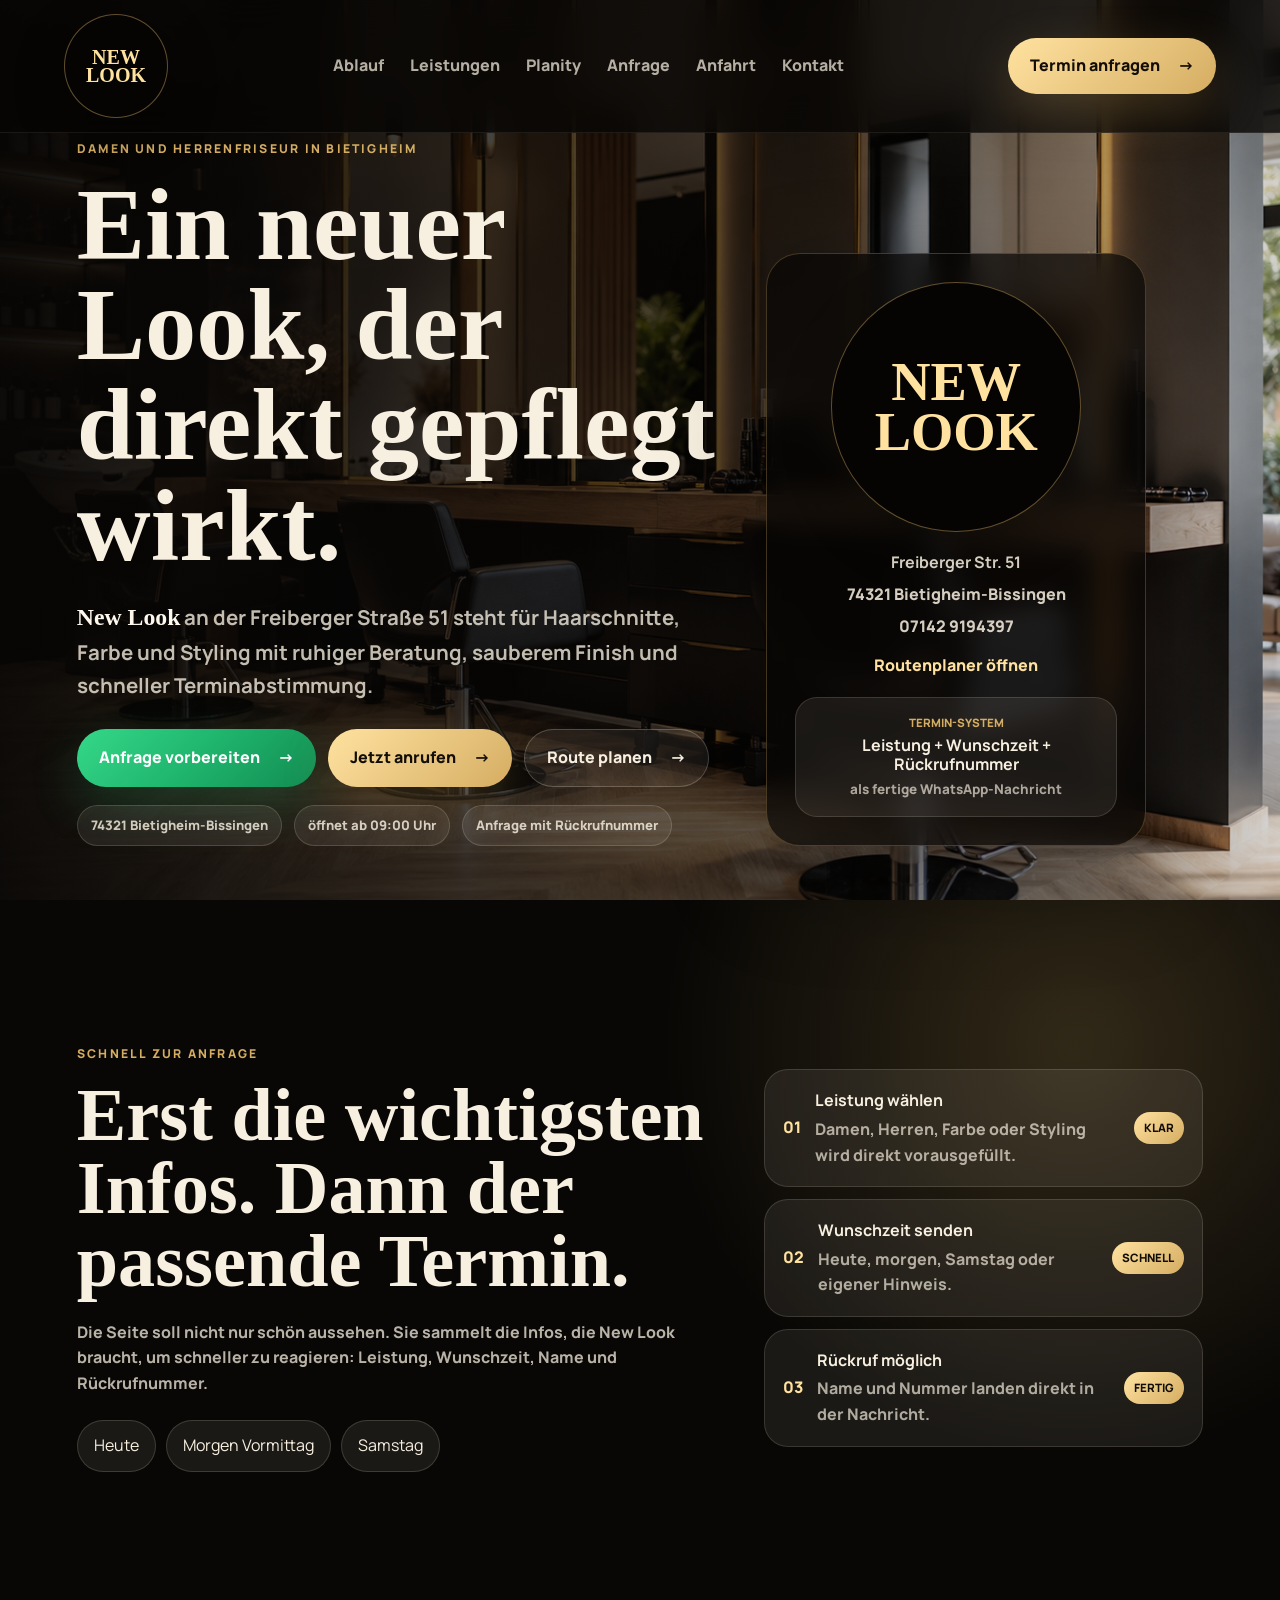
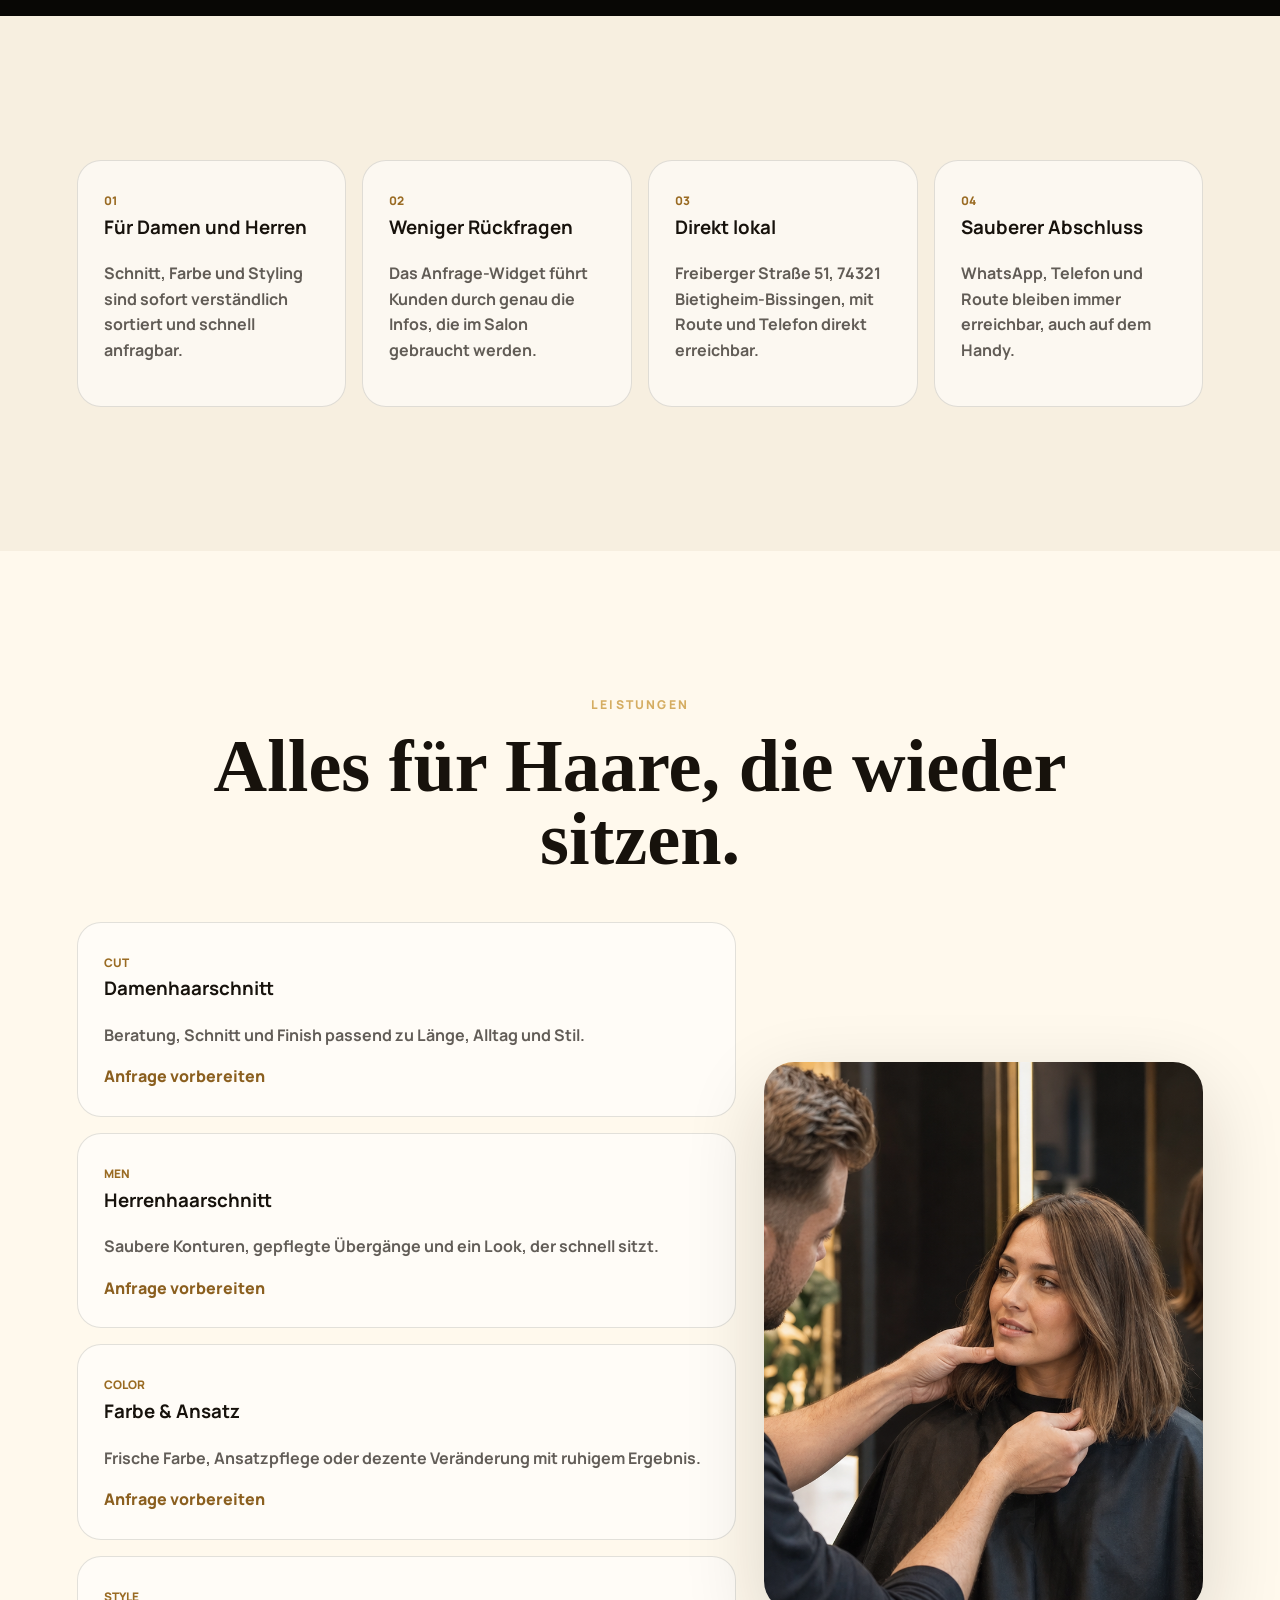
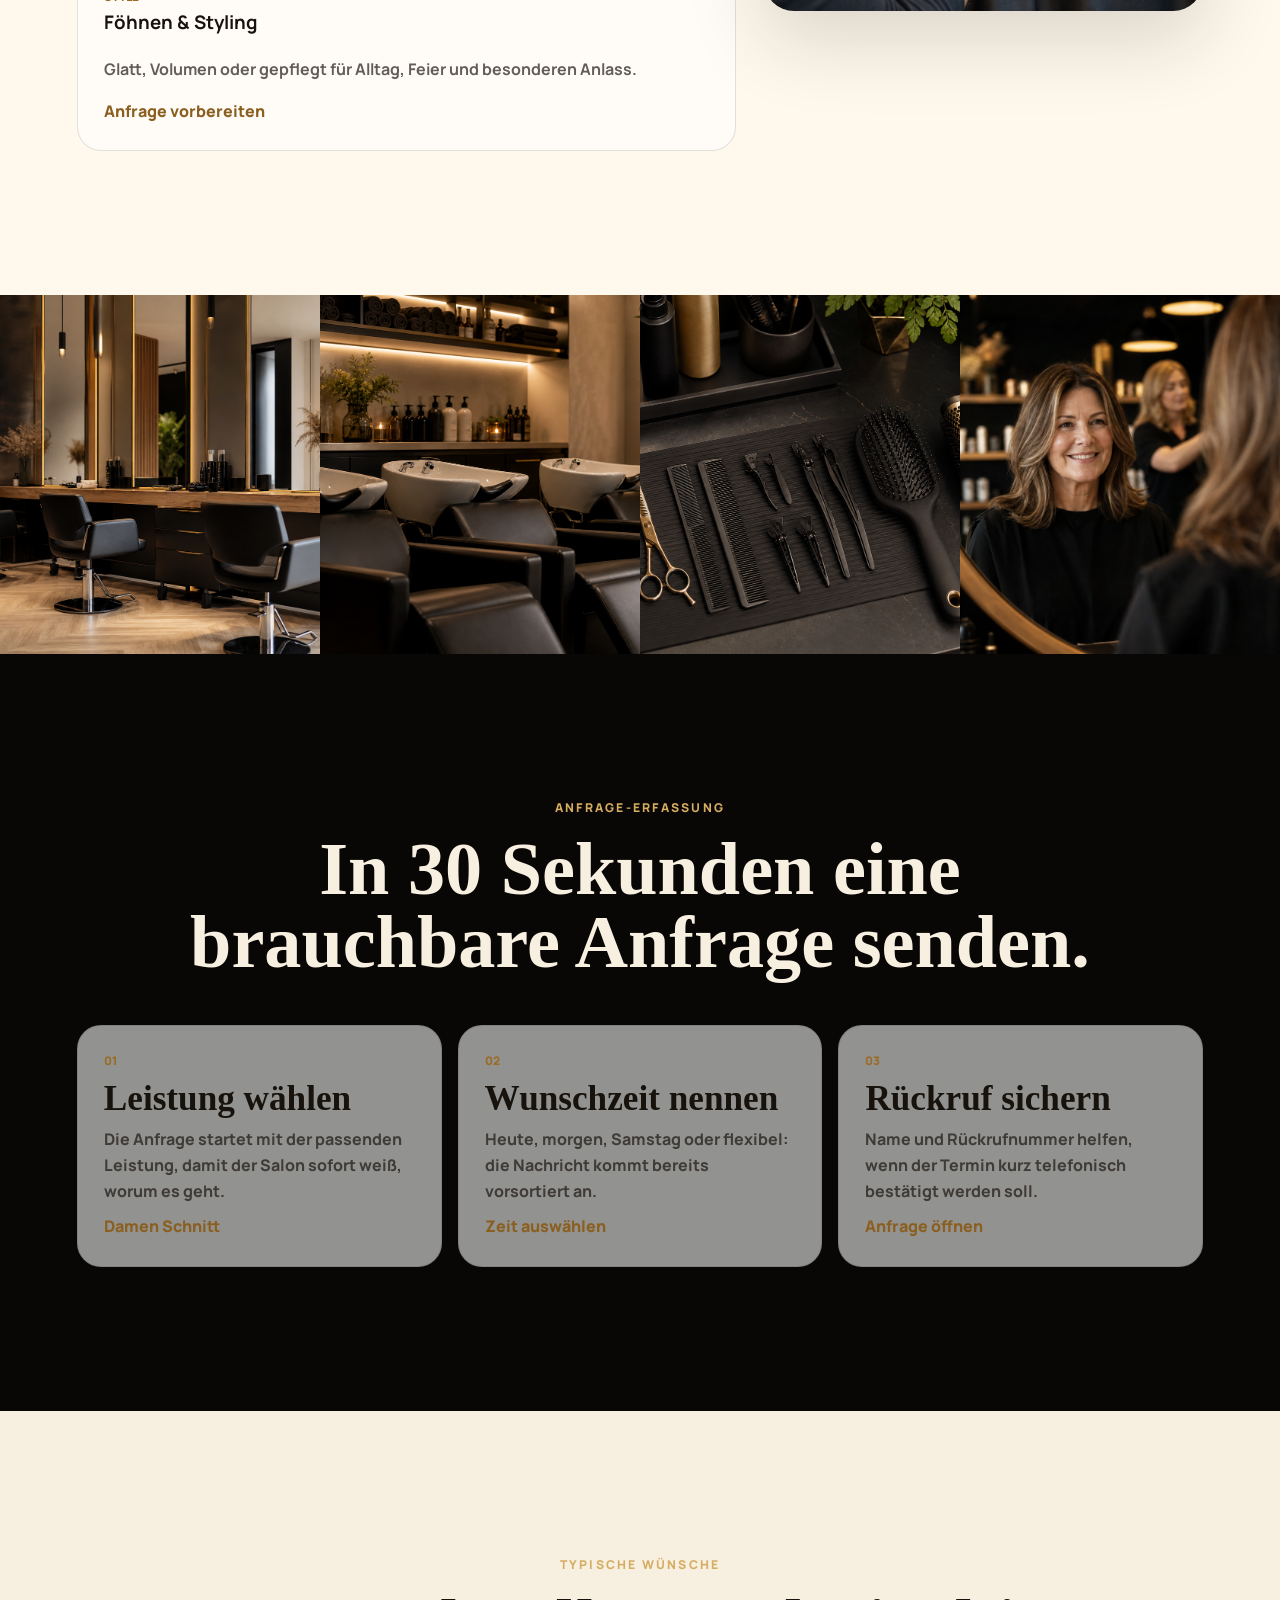
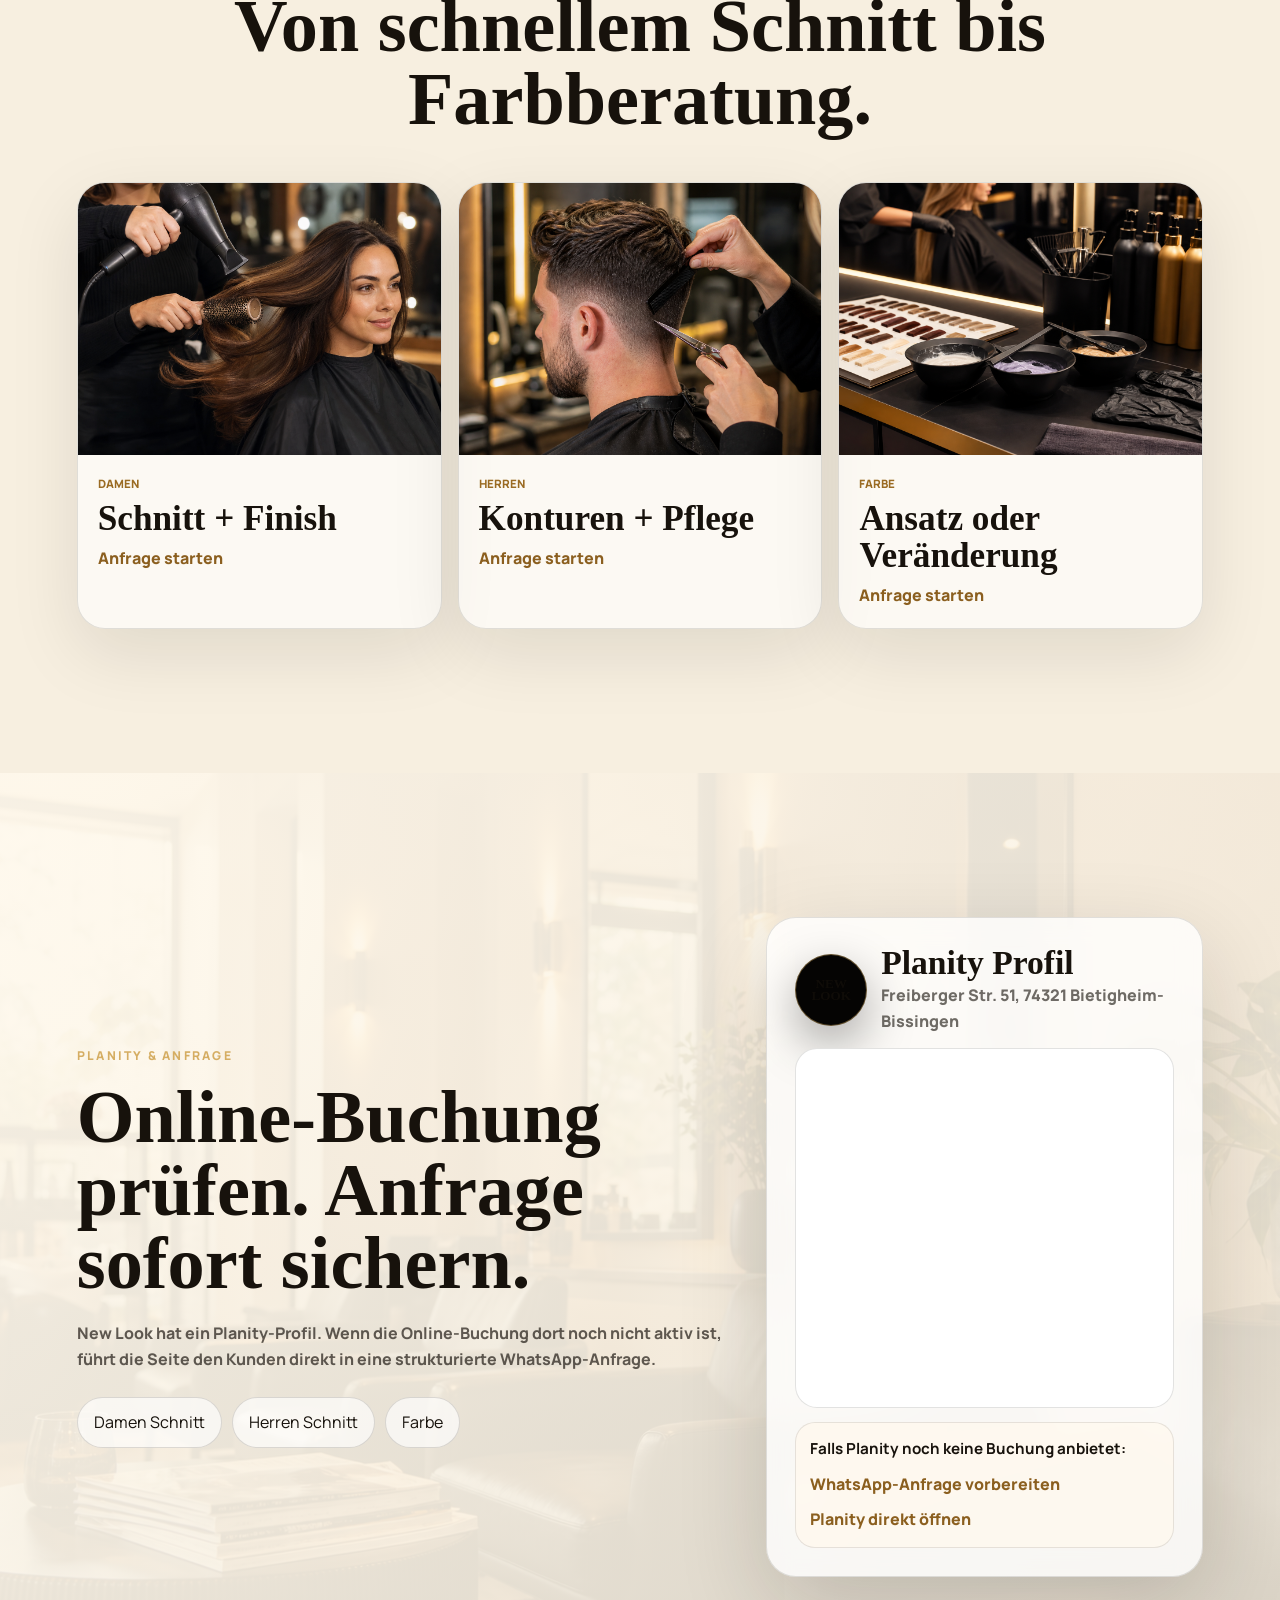
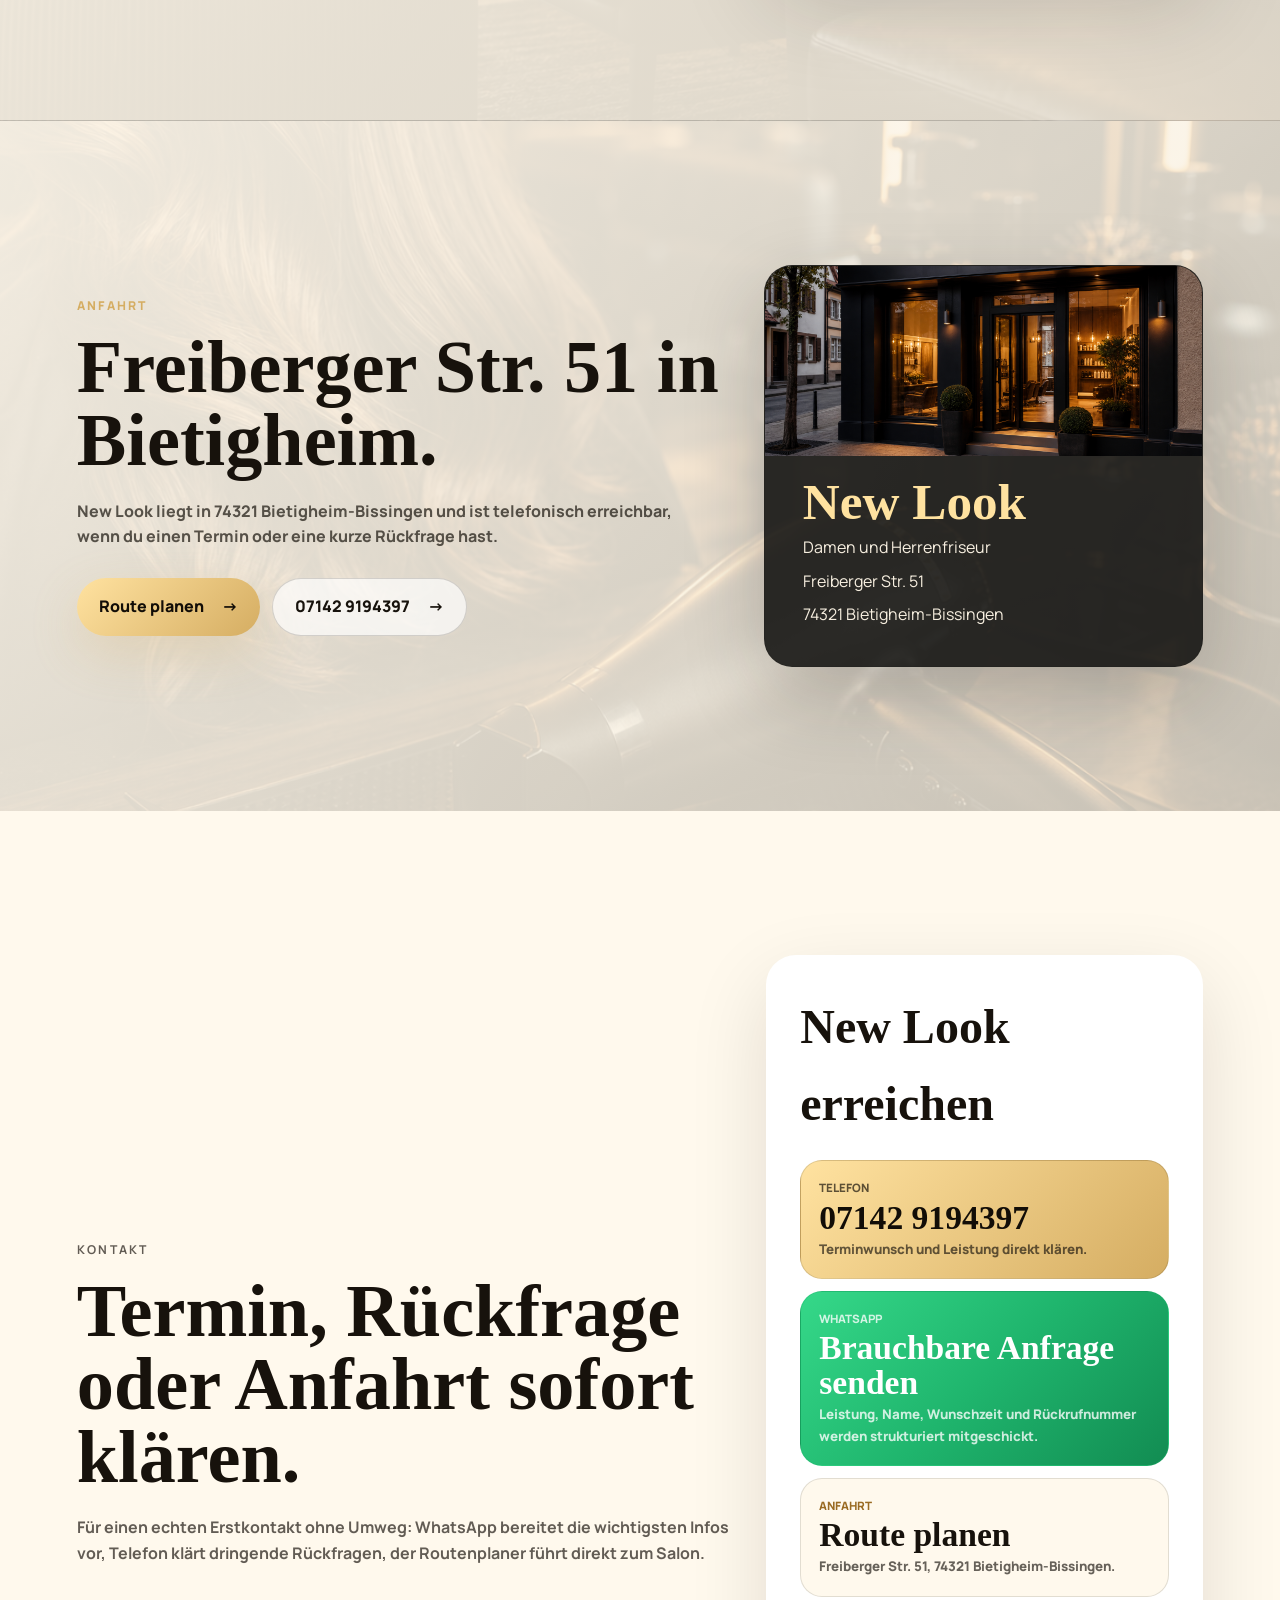
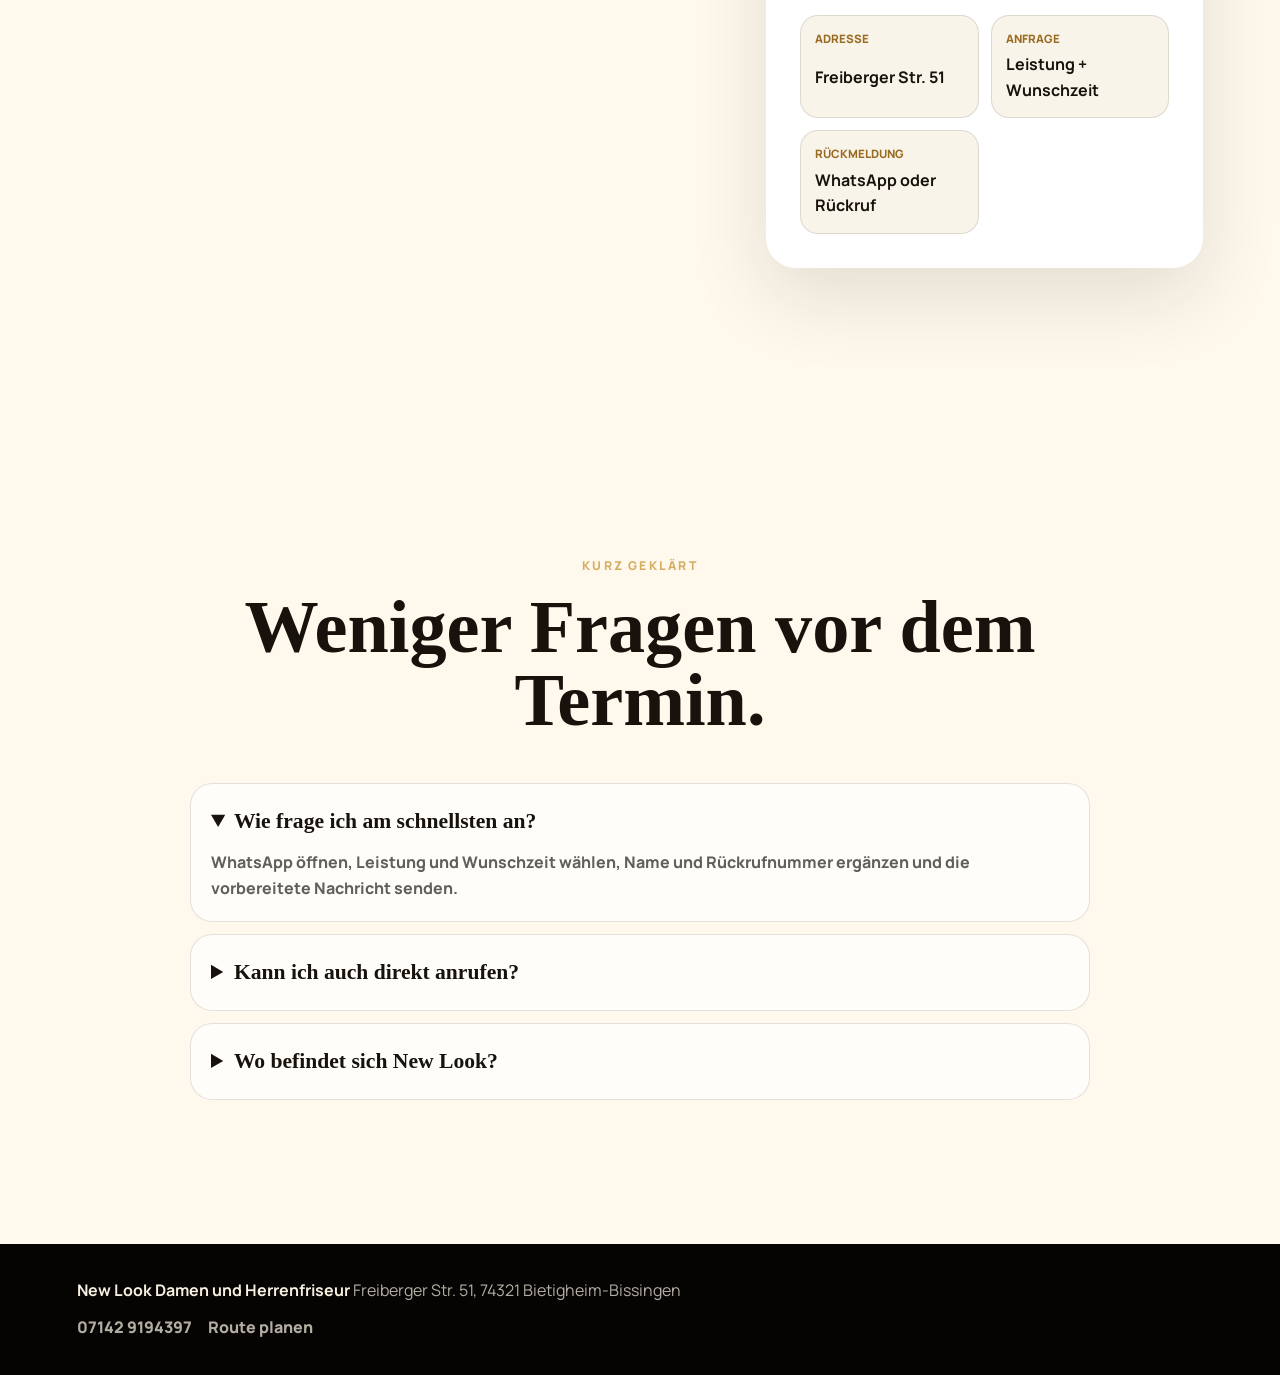
<file: demos/new-look-bietigheim/index.html>
<!doctype html>
<html lang="de">
  <head>
    <meta charset="utf-8" />
    <meta name="viewport" content="width=device-width, initial-scale=1" />
    <meta name="description" content="New Look Damen und Herrenfriseur in Bietigheim-Bissingen: Haarschnitt, Farbe, Styling und gepflegte Looks in der Freiberger Straße 51." />
    <meta property="og:title" content="New Look Damen und Herrenfriseur Bietigheim" />
    <meta property="og:description" content="Haarschnitt, Farbe und Styling in der Freiberger Straße 51, 74321 Bietigheim-Bissingen." />
    <title>New Look | Damen und Herrenfriseur Bietigheim</title>
    <link rel="preconnect" href="https://fonts.googleapis.com" />
    <link rel="preconnect" href="https://fonts.gstatic.com" crossorigin />
    <link href="https://fonts.googleapis.com/css2?family=Manrope:wght@400;500;700;800;900&display=swap" rel="stylesheet" />
    <link rel="stylesheet" href="styles.css?v=new-look-mobile-polish-2" />
  </head>
  <body>
    <header class="site-header">
      <a class="brand" href="#top" aria-label="New Look Startseite">
        <span class="brand-mark">New<br />Look</span>
      </a>
      <button class="mobile-section-toggle" type="button" aria-expanded="false" aria-controls="mobile-section-menu">Menü</button>
      <nav aria-label="Navigation">
        <a href="#ablauf">Ablauf</a>
        <a href="#leistungen">Leistungen</a>
        <a href="#planity">Planity</a>
        <a href="#anfrage">Anfrage</a>
        <a href="#anfahrt">Anfahrt</a>
        <a href="#kontakt">Kontakt</a>
      </nav>
      <button class="header-cta" type="button" data-open-widget data-preset-time="Flexibel">Termin anfragen</button>
      <div class="mobile-section-menu" id="mobile-section-menu" aria-label="Schnellnavigation">
        <a href="#ablauf">Ablauf</a>
        <a href="#leistungen">Leistungen</a>
        <a href="#planity">Planity</a>
        <a href="#anfrage">Anfrage</a>
        <a href="#anfahrt">Anfahrt</a>
        <a href="#kontakt">Kontakt</a>
      </div>
    </header>

    <main id="top">
      <section class="hero">
        <div class="hero-copy">
          <p class="eyebrow">Damen und Herrenfriseur in Bietigheim</p>
          <h1>Ein neuer Look, der direkt gepflegt wirkt.</h1>
          <p><strong>New Look</strong> an der Freiberger Straße 51 steht für Haarschnitte, Farbe und Styling mit ruhiger Beratung, sauberem Finish und schneller Terminabstimmung.</p>
          <div class="hero-actions">
            <button class="btn btn-whatsapp" type="button" data-open-widget data-preset-time="Flexibel">Anfrage vorbereiten</button>
            <a class="btn btn-gold" href="tel:+4971429194397">Jetzt anrufen</a>
            <a class="btn btn-outline" href="https://www.google.com/maps/dir/?api=1&destination=Freiberger%20Str.%2051%2C%2074321%20Bietigheim-Bissingen" target="_blank" rel="noreferrer">Route planen</a>
          </div>
          <div class="hero-proof">
            <span>74321 Bietigheim-Bissingen</span>
            <span>öffnet ab 09:00 Uhr</span>
            <span>Anfrage mit Rückrufnummer</span>
          </div>
        </div>
        <aside class="hero-card">
          <span class="brand-mark large">New<br />Look</span>
          <div class="hero-card-meta">
            <strong>Freiberger Str. 51</strong>
            <span>74321 Bietigheim-Bissingen</span>
            <a href="tel:+4971429194397">07142 9194397</a>
            <a class="mini-route" href="https://www.google.com/maps/dir/?api=1&destination=Freiberger%20Str.%2051%2C%2074321%20Bietigheim-Bissingen" target="_blank" rel="noreferrer">Routenplaner öffnen</a>
          </div>
          <div class="hero-system">
            <span>Termin-System</span>
            <strong>Leistung + Wunschzeit + Rückrufnummer</strong>
            <em>als fertige WhatsApp-Nachricht</em>
          </div>
        </aside>
      </section>

      <section class="booking-flow" id="ablauf" aria-label="Schnell zur Anfrage">
        <div class="flow-copy">
          <p class="eyebrow">Schnell zur Anfrage</p>
          <h2>Erst die wichtigsten Infos. Dann der passende Termin.</h2>
          <p>Die Seite soll nicht nur schön aussehen. Sie sammelt die Infos, die New Look braucht, um schneller zu reagieren: Leistung, Wunschzeit, Name und Rückrufnummer.</p>
          <div class="quick-slots" aria-label="Schnelle Wunschzeiten">
            <button type="button" data-open-widget data-preset-time="Heute">Heute</button>
            <button type="button" data-open-widget data-preset-time="Morgen Vormittag">Morgen Vormittag</button>
            <button type="button" data-open-widget data-preset-time="Samstag">Samstag</button>
          </div>
        </div>
        <div class="flow-steps">
          <article><span>01</span><div><strong>Leistung wählen</strong><p>Damen, Herren, Farbe oder Styling wird direkt vorausgefüllt.</p></div><em>klar</em></article>
          <article><span>02</span><div><strong>Wunschzeit senden</strong><p>Heute, morgen, Samstag oder eigener Hinweis.</p></div><em>schnell</em></article>
          <article><span>03</span><div><strong>Rückruf möglich</strong><p>Name und Nummer landen direkt in der Nachricht.</p></div><em>fertig</em></article>
        </div>
      </section>

      <section class="trust-section">
        <article><span>01</span><h3>Für Damen und Herren</h3><p>Schnitt, Farbe und Styling sind sofort verständlich sortiert und schnell anfragbar.</p></article>
        <article><span>02</span><h3>Weniger Rückfragen</h3><p>Das Anfrage-Widget führt Kunden durch genau die Infos, die im Salon gebraucht werden.</p></article>
        <article><span>03</span><h3>Direkt lokal</h3><p>Freiberger Straße 51, 74321 Bietigheim-Bissingen, mit Route und Telefon direkt erreichbar.</p></article>
        <article><span>04</span><h3>Sauberer Abschluss</h3><p>WhatsApp, Telefon und Route bleiben immer erreichbar, auch auf dem Handy.</p></article>
      </section>

      <section id="leistungen" class="services">
        <div class="section-heading">
          <p class="eyebrow">Leistungen</p>
          <h2>Alles für Haare, die wieder sitzen.</h2>
        </div>
        <div class="service-layout">
          <div class="service-grid">
            <article><span>Cut</span><h3>Damenhaarschnitt</h3><p>Beratung, Schnitt und Finish passend zu Länge, Alltag und Stil.</p><button class="inline-action" type="button" data-open-widget data-preset-service="Damenhaarschnitt">Anfrage vorbereiten</button></article>
            <article><span>Men</span><h3>Herrenhaarschnitt</h3><p>Saubere Konturen, gepflegte Übergänge und ein Look, der schnell sitzt.</p><button class="inline-action" type="button" data-open-widget data-preset-service="Herrenhaarschnitt">Anfrage vorbereiten</button></article>
            <article><span>Color</span><h3>Farbe & Ansatz</h3><p>Frische Farbe, Ansatzpflege oder dezente Veränderung mit ruhigem Ergebnis.</p><button class="inline-action" type="button" data-open-widget data-preset-service="Farbe / Ansatz">Anfrage vorbereiten</button></article>
            <article><span>Style</span><h3>Föhnen & Styling</h3><p>Glatt, Volumen oder gepflegt für Alltag, Feier und besonderen Anlass.</p><button class="inline-action" type="button" data-open-widget data-preset-service="Föhnen / Styling">Anfrage vorbereiten</button></article>
          </div>
          <figure class="service-image">
            <img src="assets/salon-client-consultation.png" alt="Beratung vor dem Haarschnitt im Friseursalon" />
          </figure>
        </div>
      </section>

      <section class="image-mosaic" aria-label="Einblicke in den Salon">
        <img src="assets/salon-interior-premium.png" alt="Moderner Salonbereich mit warmem Licht" />
        <img src="assets/salon-wash-station.png" alt="Ruhiger Haarwaschbereich im Salon" />
        <img src="assets/salon-tools-flatlay.png" alt="Professionelle Friseurwerkzeuge" />
        <img src="assets/salon-happy-client.png" alt="Zufriedene Kundin nach dem Styling" />
      </section>

      <section id="anfrage" class="price-section">
        <div class="section-heading">
          <p class="eyebrow">Anfrage-Erfassung</p>
          <h2>In 30 Sekunden eine brauchbare Anfrage senden.</h2>
        </div>
        <div class="price-grid">
          <article><span>01</span><strong>Leistung wählen</strong><p>Die Anfrage startet mit der passenden Leistung, damit der Salon sofort weiß, worum es geht.</p><button class="inline-action" type="button" data-open-widget data-preset-service="Damenhaarschnitt">Damen Schnitt</button></article>
          <article><span>02</span><strong>Wunschzeit nennen</strong><p>Heute, morgen, Samstag oder flexibel: die Nachricht kommt bereits vorsortiert an.</p><button class="inline-action" type="button" data-open-widget data-preset-time="Flexibel">Zeit auswählen</button></article>
          <article><span>03</span><strong>Rückruf sichern</strong><p>Name und Rückrufnummer helfen, wenn der Termin kurz telefonisch bestätigt werden soll.</p><button class="inline-action" type="button" data-open-widget>Anfrage öffnen</button></article>
        </div>
      </section>

      <section class="looks-section" aria-label="Typische Anfragen">
        <div class="section-heading">
          <p class="eyebrow">Typische Wünsche</p>
          <h2>Von schnellem Schnitt bis Farbberatung.</h2>
        </div>
        <div class="look-grid">
          <article>
            <img src="assets/salon-blowdry-styling.png" alt="Föhnen und Styling im Friseursalon" />
            <div><span>Damen</span><strong>Schnitt + Finish</strong><button class="inline-action" type="button" data-open-widget data-preset-service="Damenhaarschnitt">Anfrage starten</button></div>
          </article>
          <article>
            <img src="assets/salon-mens-cut.png" alt="Herrenhaarschnitt im Friseursalon" />
            <div><span>Herren</span><strong>Konturen + Pflege</strong><button class="inline-action" type="button" data-open-widget data-preset-service="Herrenhaarschnitt">Anfrage starten</button></div>
          </article>
          <article>
            <img src="assets/salon-color-consultation.png" alt="Farbberatung und Ansatzpflege im Salon" />
            <div><span>Farbe</span><strong>Ansatz oder Veränderung</strong><button class="inline-action" type="button" data-open-widget data-preset-service="Farbe / Ansatz">Anfrage starten</button></div>
          </article>
        </div>
      </section>

      <section class="booking-section" id="planity">
        <div>
          <p class="eyebrow">Planity & Anfrage</p>
          <h2>Online-Buchung prüfen. Anfrage sofort sichern.</h2>
          <p>New Look hat ein Planity-Profil. Wenn die Online-Buchung dort noch nicht aktiv ist, führt die Seite den Kunden direkt in eine strukturierte WhatsApp-Anfrage.</p>
          <div class="quick-slots" aria-label="Schnelle Planity-Alternativen">
            <button type="button" data-open-widget data-preset-service="Damenhaarschnitt">Damen Schnitt</button>
            <button type="button" data-open-widget data-preset-service="Herrenhaarschnitt">Herren Schnitt</button>
            <button type="button" data-open-widget data-preset-service="Farbe / Ansatz">Farbe</button>
          </div>
        </div>
        <div class="planity-panel">
          <div class="planity-head">
            <span class="brand-mark mini">New<br />Look</span>
            <div>
              <strong>Planity Profil</strong>
              <span>Freiberger Str. 51, 74321 Bietigheim-Bissingen</span>
            </div>
          </div>
          <iframe src="https://www.planity.com/de-DE/new-look-74321-bietigheim-bissingen" title="New Look Planity Profil" loading="lazy"></iframe>
          <div class="planity-fallback">
            <strong>Falls Planity noch keine Buchung anbietet:</strong>
            <button type="button" data-open-widget data-preset-time="Flexibel">WhatsApp-Anfrage vorbereiten</button>
            <a href="https://www.planity.com/de-DE/new-look-74321-bietigheim-bissingen" target="_blank" rel="noreferrer">Planity direkt öffnen</a>
          </div>
        </div>
      </section>

      <section id="anfahrt" class="location-section">
        <div>
          <p class="eyebrow">Anfahrt</p>
          <h2>Freiberger Str. 51 in Bietigheim.</h2>
          <p>New Look liegt in 74321 Bietigheim-Bissingen und ist telefonisch erreichbar, wenn du einen Termin oder eine kurze Rückfrage hast.</p>
          <div class="location-actions">
            <a class="btn btn-gold" href="https://www.google.com/maps/dir/?api=1&destination=Freiberger%20Str.%2051%2C%2074321%20Bietigheim-Bissingen" target="_blank" rel="noreferrer">Route planen</a>
            <a class="btn btn-outline dark" href="tel:+4971429194397">07142 9194397</a>
          </div>
        </div>
        <div class="location-card">
          <img src="assets/salon-exterior-glow.png" alt="Salon Eingang mit warmem Licht" />
          <strong>New Look</strong>
          <span>Damen und Herrenfriseur</span>
          <span>Freiberger Str. 51</span>
          <span>74321 Bietigheim-Bissingen</span>
        </div>
      </section>

      <section id="kontakt" class="contact-section">
        <div>
          <p class="eyebrow">Kontakt</p>
          <h2>Termin, Rückfrage oder Anfahrt sofort klären.</h2>
          <p>Für einen echten Erstkontakt ohne Umweg: WhatsApp bereitet die wichtigsten Infos vor, Telefon klärt dringende Rückfragen, der Routenplaner führt direkt zum Salon.</p>
        </div>
        <div class="quick-contact" aria-label="Kontaktmöglichkeiten">
          <strong>New Look erreichen</strong>
          <div class="contact-actions">
            <a class="contact-action primary" href="tel:+4971429194397">
              <span>Telefon</span>
              <strong>07142 9194397</strong>
              <small>Terminwunsch und Leistung direkt klären.</small>
            </a>
            <button class="contact-action whatsapp" type="button" data-open-widget>
              <span>WhatsApp</span>
              <strong>Brauchbare Anfrage senden</strong>
              <small>Leistung, Name, Wunschzeit und Rückrufnummer werden strukturiert mitgeschickt.</small>
            </button>
            <a class="contact-action" href="https://www.google.com/maps/dir/?api=1&destination=Freiberger%20Str.%2051%2C%2074321%20Bietigheim-Bissingen" target="_blank" rel="noreferrer">
              <span>Anfahrt</span>
              <strong>Route planen</strong>
              <small>Freiberger Str. 51, 74321 Bietigheim-Bissingen.</small>
            </a>
          </div>
          <div class="contact-facts">
            <div><span>Adresse</span><strong>Freiberger Str. 51</strong></div>
            <div><span>Anfrage</span><strong>Leistung + Wunschzeit</strong></div>
            <div><span>Rückmeldung</span><strong>WhatsApp oder Rückruf</strong></div>
          </div>
        </div>
      </section>

      <section class="faq-section">
        <div class="section-heading">
          <p class="eyebrow">Kurz geklärt</p>
          <h2>Weniger Fragen vor dem Termin.</h2>
        </div>
        <div class="faq-list">
          <details open><summary>Wie frage ich am schnellsten an?</summary><p>WhatsApp öffnen, Leistung und Wunschzeit wählen, Name und Rückrufnummer ergänzen und die vorbereitete Nachricht senden.</p></details>
          <details><summary>Kann ich auch direkt anrufen?</summary><p>Ja. Die Telefonnummer ist im Header, Kontaktbereich und in der mobilen Leiste erreichbar.</p></details>
          <details><summary>Wo befindet sich New Look?</summary><p>Freiberger Str. 51, 74321 Bietigheim-Bissingen. Der Routenplaner ist direkt auf der Seite verlinkt.</p></details>
        </div>
      </section>
    </main>

    <footer>
      <div>
        <strong>New Look Damen und Herrenfriseur</strong>
        <span>Freiberger Str. 51, 74321 Bietigheim-Bissingen</span>
      </div>
      <div class="footer-links">
        <a href="tel:+4971429194397">07142 9194397</a>
        <a href="https://www.google.com/maps/dir/?api=1&destination=Freiberger%20Str.%2051%2C%2074321%20Bietigheim-Bissingen" target="_blank" rel="noreferrer">Route planen</a>
      </div>
    </footer>
    <aside class="whatsapp-panel" id="whatsapp-widget" aria-hidden="true">
      <button class="widget-close" type="button" aria-label="WhatsApp Anfrage schließen" data-close-widget>x</button>
      <p class="eyebrow">WhatsApp-Anfrage</p>
      <strong>Alles Wichtige in einer Nachricht.</strong>
      <div class="widget-group">
        <span>Worum geht es?</span>
        <div class="widget-options">
          <button type="button" data-widget-service="Damenhaarschnitt">Damen Schnitt</button>
          <button type="button" data-widget-service="Herrenhaarschnitt">Herren Schnitt</button>
          <button type="button" data-widget-service="Farbe / Ansatz">Farbe</button>
          <button type="button" data-widget-service="Föhnen / Styling">Styling</button>
        </div>
      </div>
      <label><span>Name</span><input id="widgetName" autocomplete="name" placeholder="z.B. Sarah" /></label>
      <label><span>Rückrufnummer</span><input id="widgetPhone" autocomplete="tel" inputmode="tel" placeholder="falls anders als WhatsApp" /></label>
      <div class="widget-group">
        <span>Wann passt es?</span>
        <div class="widget-options">
          <button type="button" data-widget-time="Heute">Heute</button>
          <button type="button" data-widget-time="Morgen Vormittag">Morgen Vormittag</button>
          <button type="button" data-widget-time="Samstag">Samstag</button>
          <button type="button" data-widget-time="Flexibel">Flexibel</button>
        </div>
      </div>
      <label><span>Eigene Zeit oder Hinweis</span><input id="widgetTime" placeholder="z.B. Freitag 16 Uhr, Ansatz + Schnitt" /></label>
      <p class="widget-note">Wird als fertige Nachricht geöffnet, damit der Salon weniger Rückfragen stellen muss.</p>
      <a class="btn btn-whatsapp" id="widgetWhatsapp" href="https://wa.me/4971429194397?text=Hallo%20New%20Look%2C%20ich%20m%C3%B6chte%20einen%20Termin%20anfragen">WhatsApp senden</a>
    </aside>
    <div class="mobile-action-bar" aria-label="Schnellkontakt">
      <a href="tel:+4971429194397">Anrufen</a>
      <button type="button" data-open-widget>WhatsApp</button>
      <a href="https://www.google.com/maps/dir/?api=1&destination=Freiberger%20Str.%2051%2C%2074321%20Bietigheim-Bissingen" target="_blank" rel="noreferrer">Route</a>
    </div>
    <button class="floating-whatsapp" type="button" data-open-widget>WhatsApp</button>
    <script type="application/ld+json">
      {
        "@context": "https://schema.org",
        "@type": "HairSalon",
        "name": "New Look Damen und Herrenfriseur",
        "telephone": "+4971429194397",
        "address": {
          "@type": "PostalAddress",
          "streetAddress": "Freiberger Str. 51",
          "postalCode": "74321",
          "addressLocality": "Bietigheim-Bissingen",
          "addressCountry": "DE"
        }
      }
    </script>
    <script src="script.js?v=new-look-mobile-polish-2"></script>
  </body>
</html>
</file>
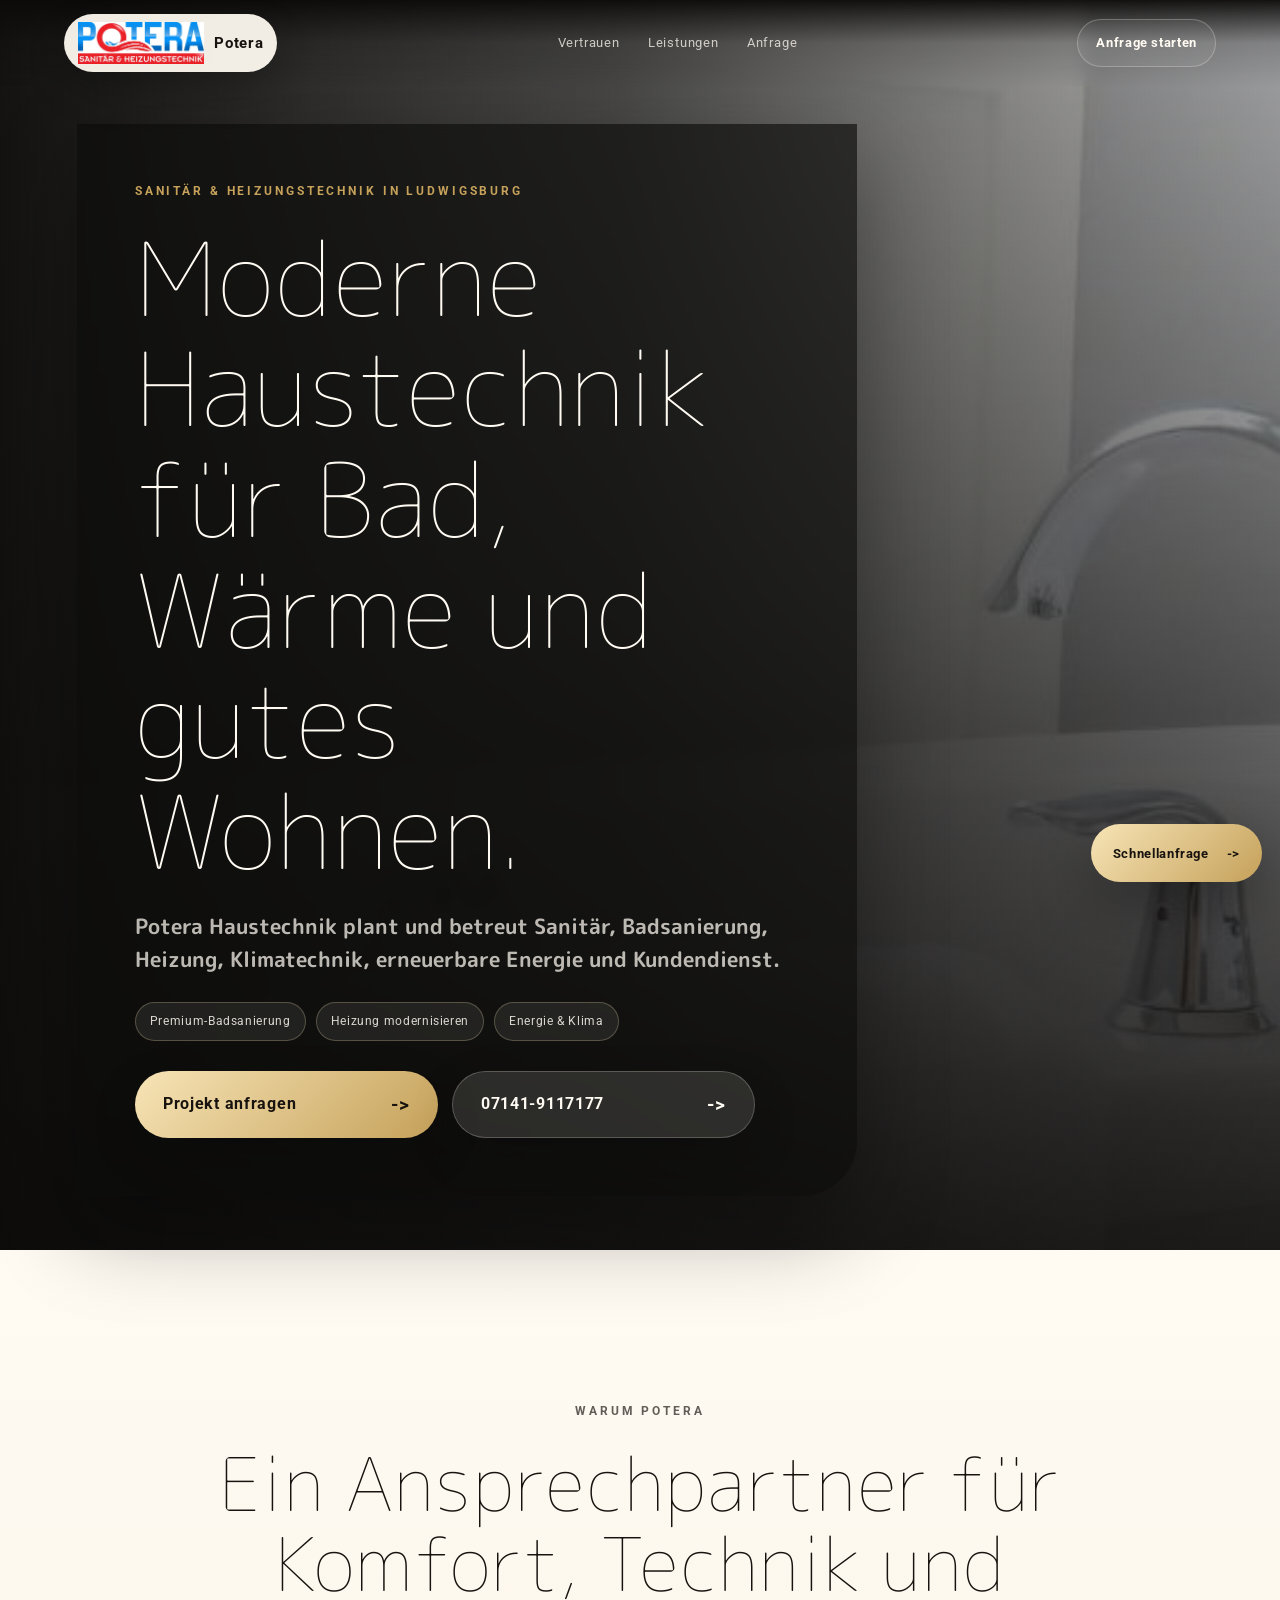
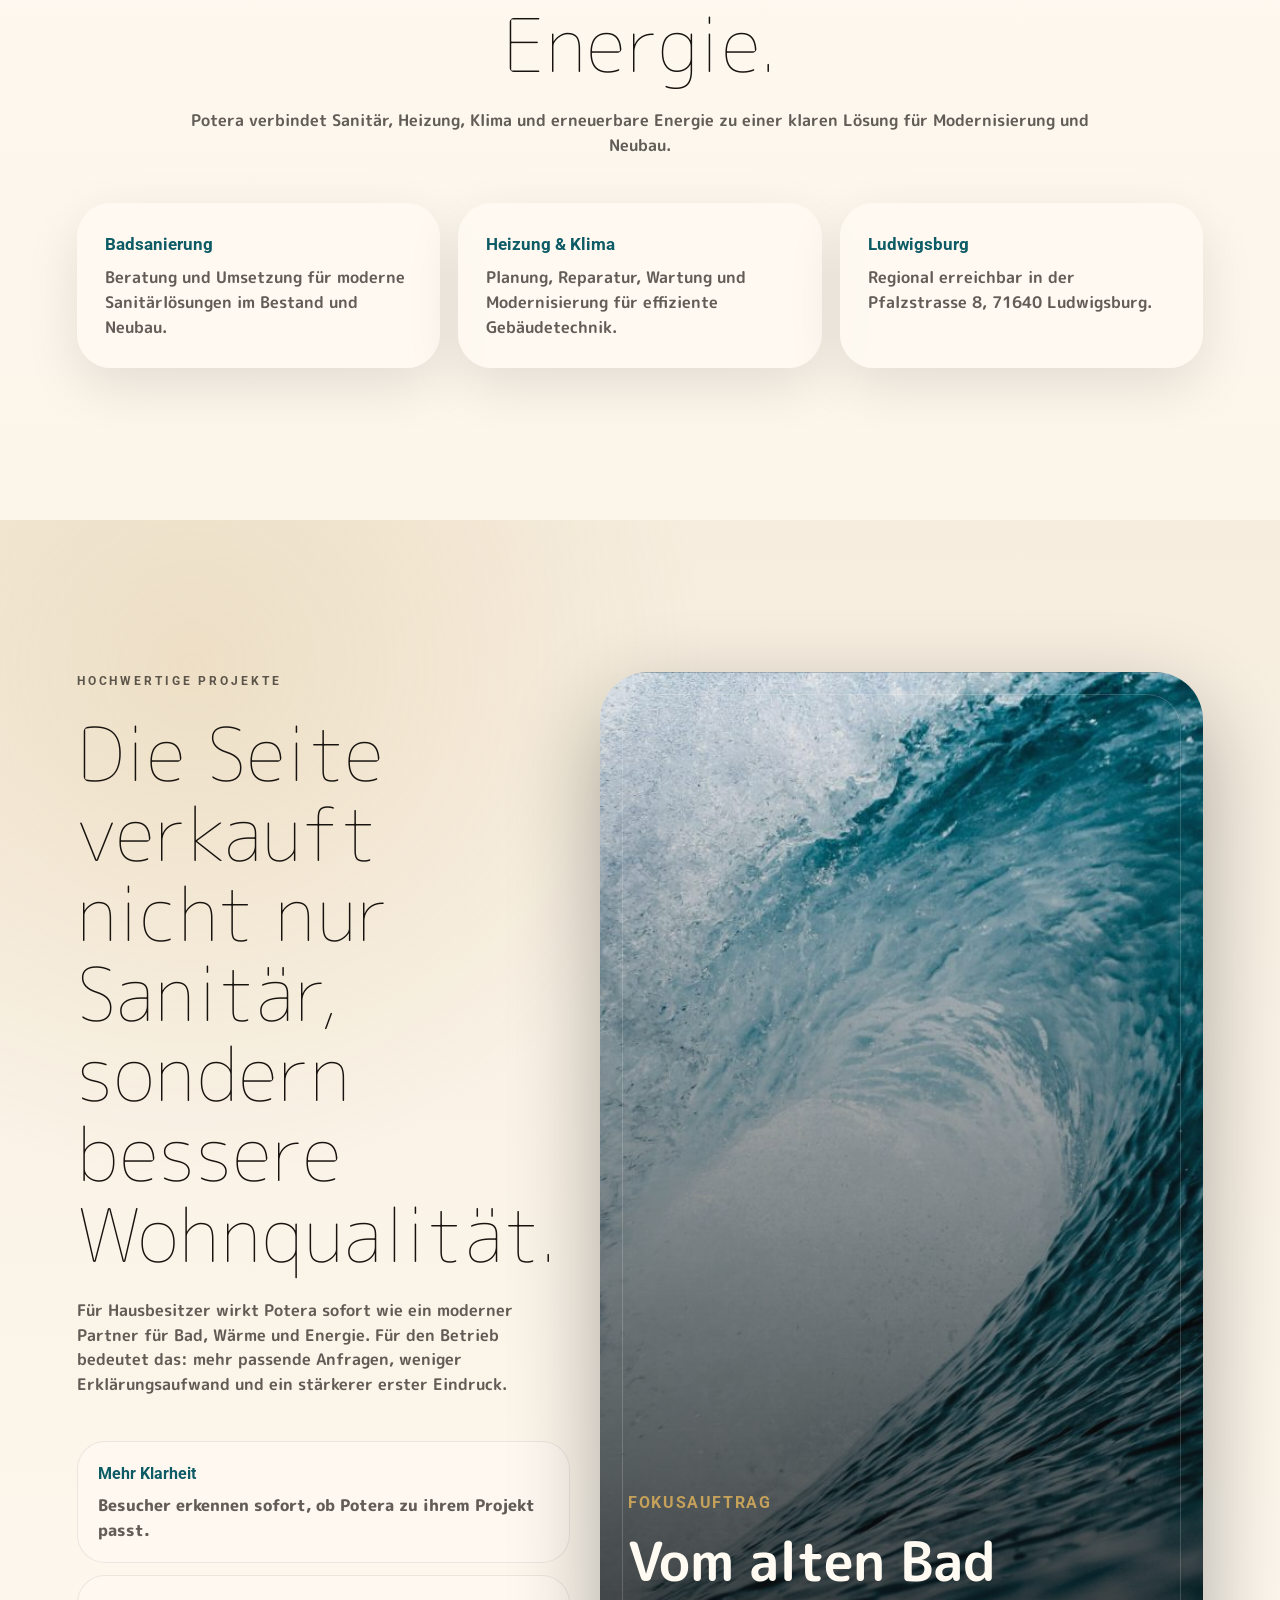
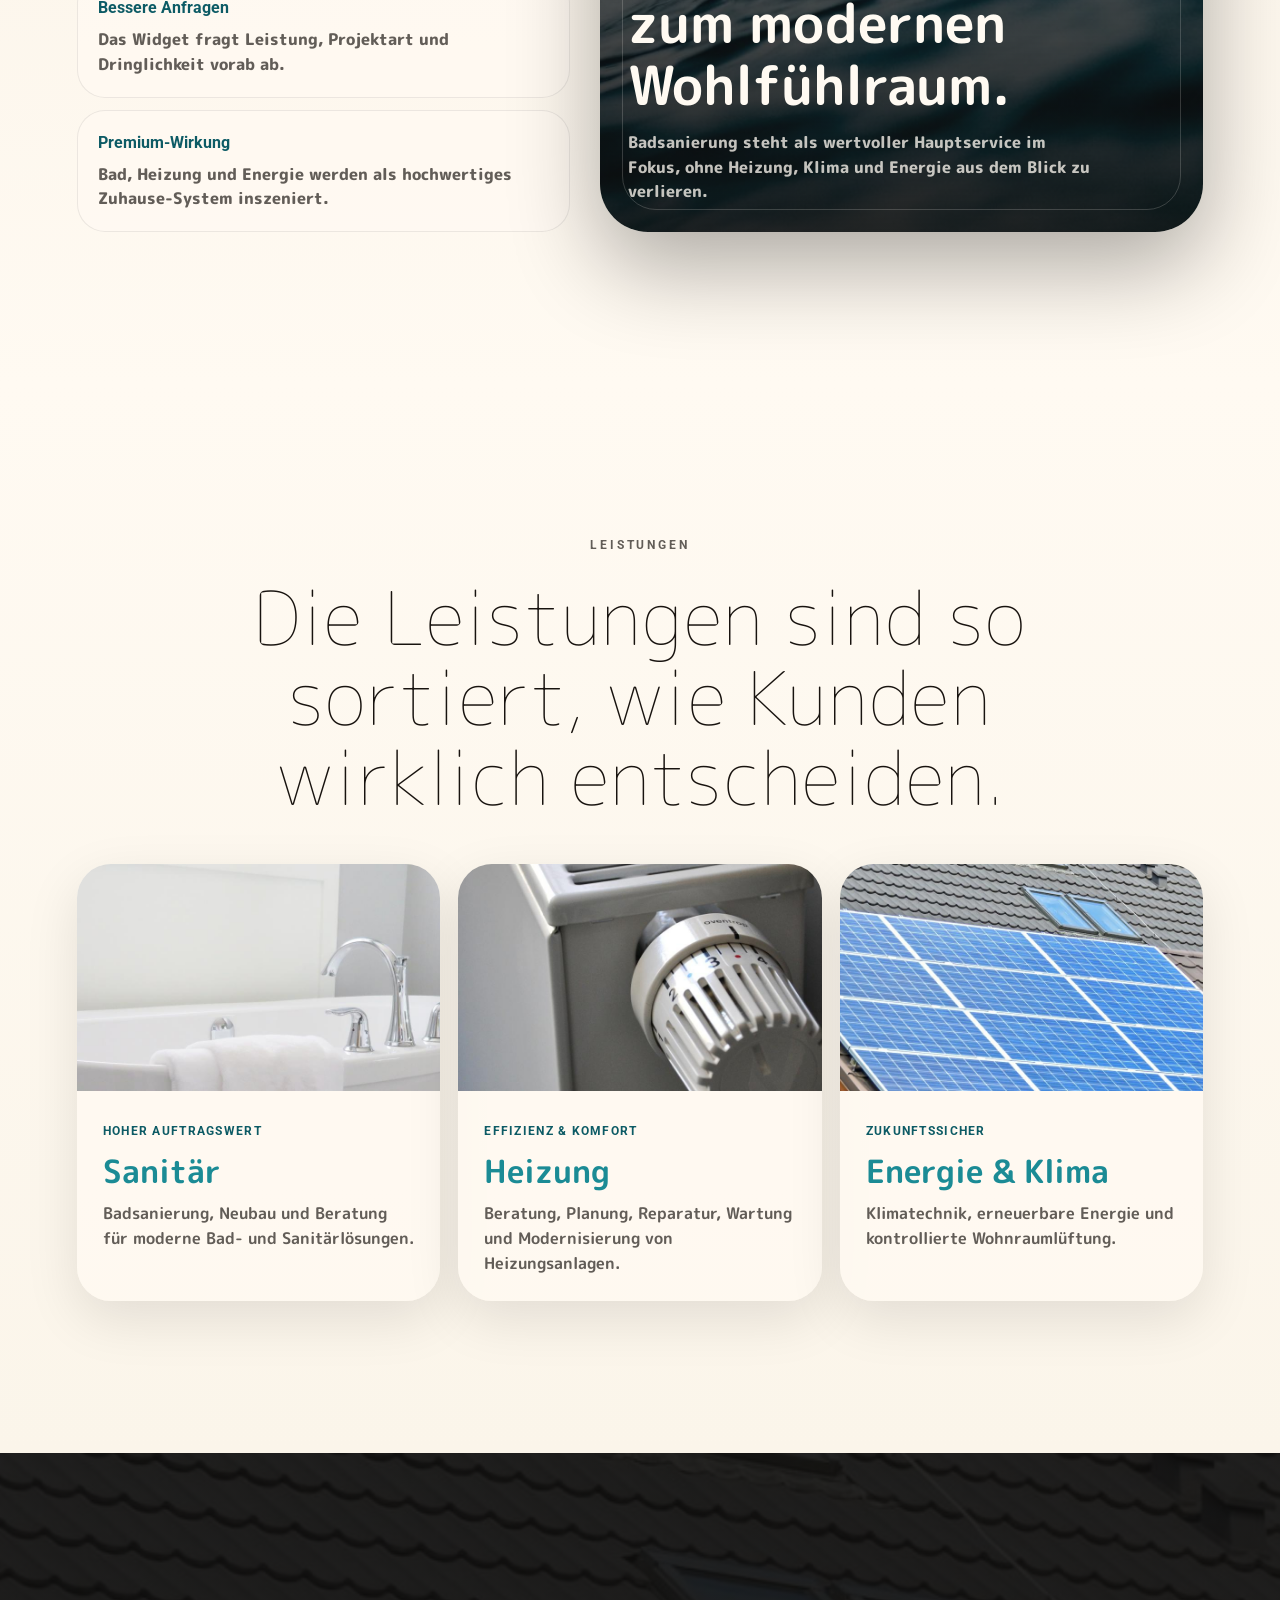
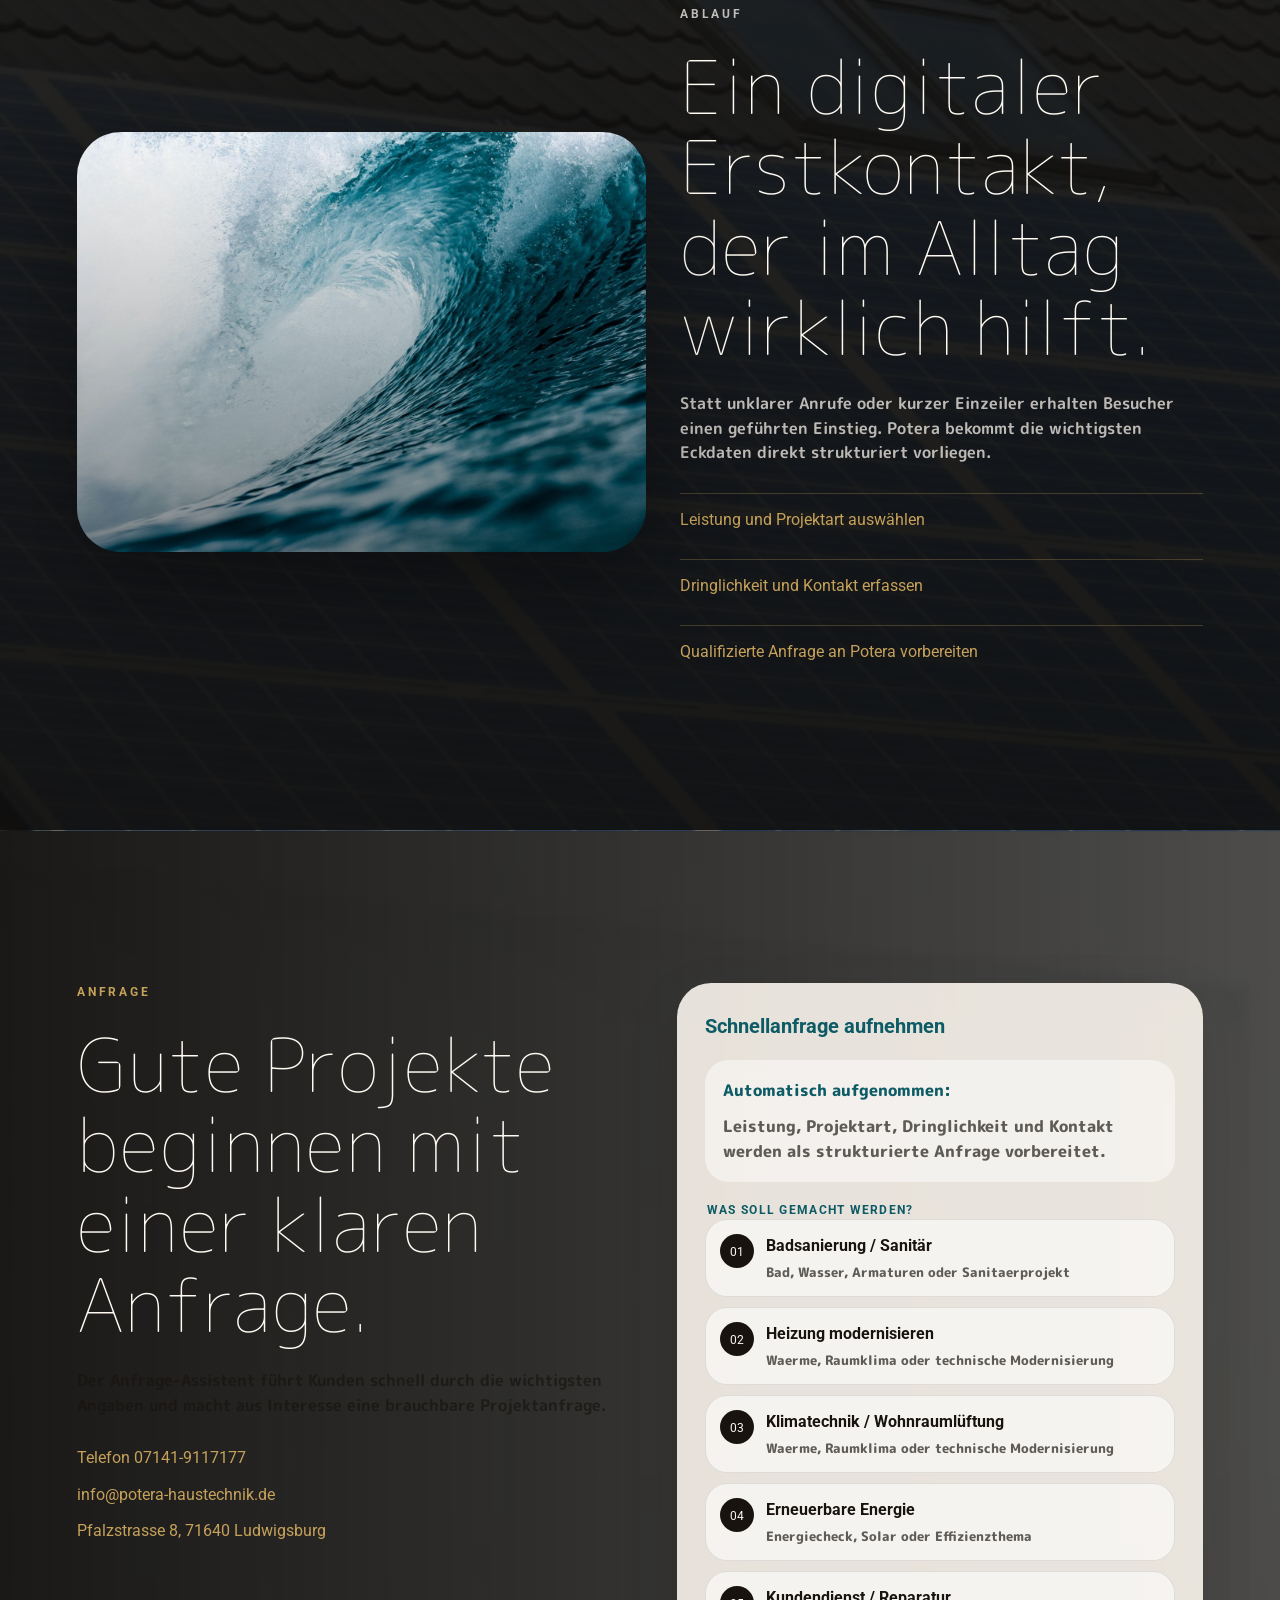
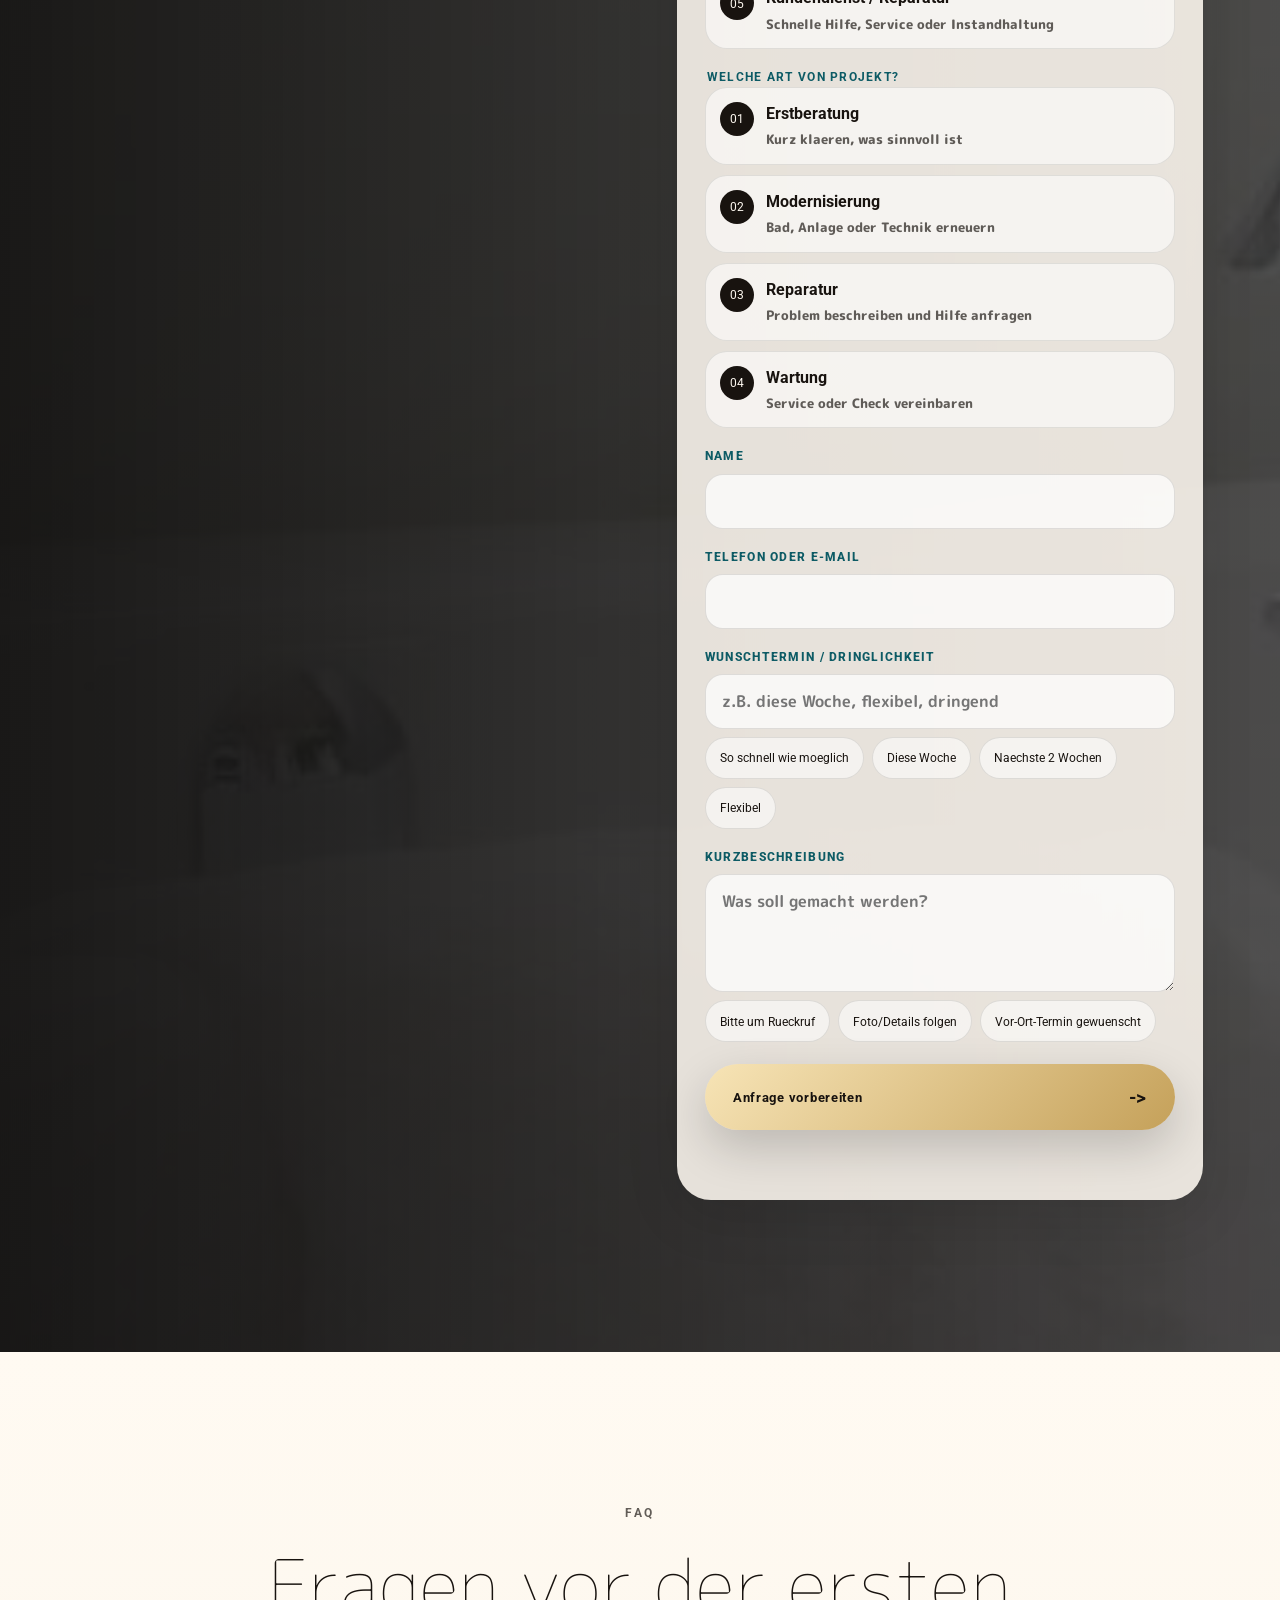
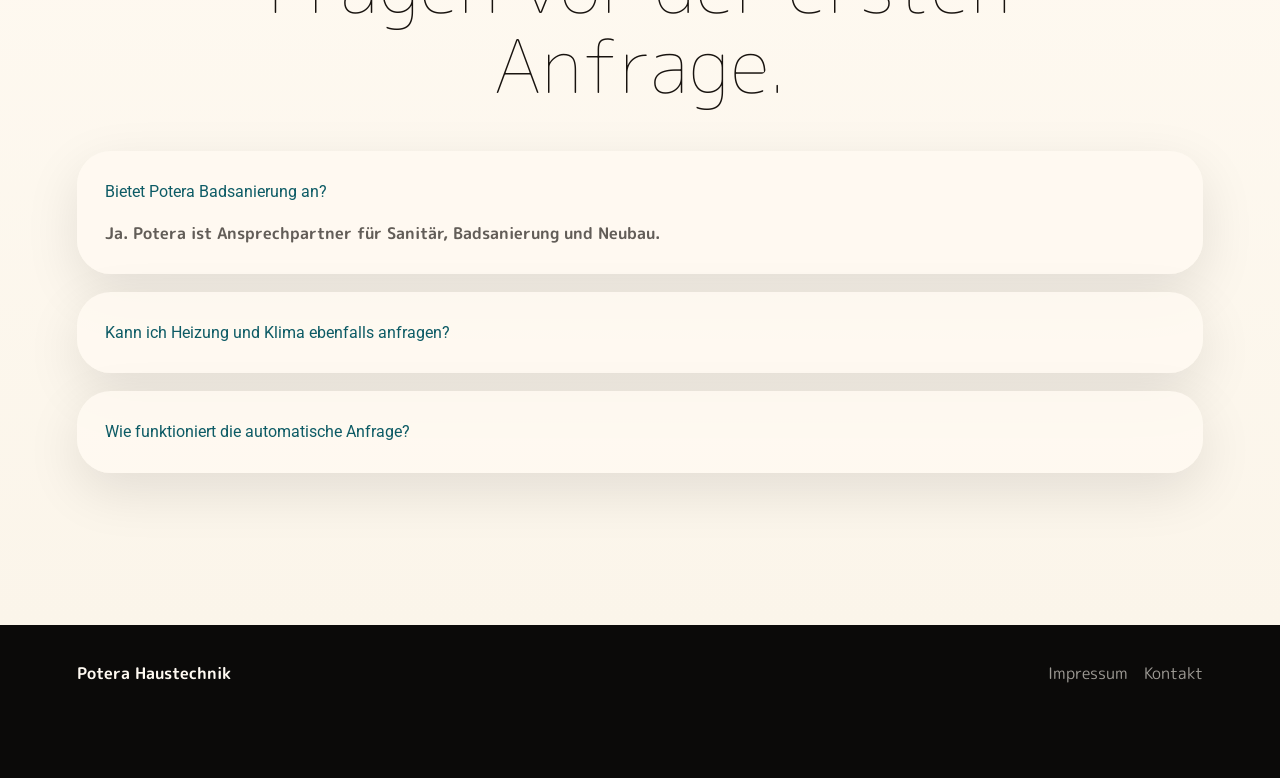
<file: demos/potera-haustechnik/index.html>
<!doctype html>
<html lang="de">
  <head>
    <meta charset="utf-8" />
    <meta name="viewport" content="width=device-width, initial-scale=1" />
    <meta
      name="description"
      content="Potera Haustechnik in Ludwigsburg: Sanit&auml;r, Badsanierung, Heizung, Klima, erneuerbare Energie und Kundendienst."
    />
    <title>Potera Haustechnik</title>
    <link rel="stylesheet" href="styles.css" />
  </head>
  <body>
    <header class="site-header">
      <a class="brand" href="#top">
        <img src="assets/logo.jpg" alt="Potera Haustechnik Logo" />
        <span>Potera</span>
      </a>
      <nav aria-label="Navigation">
        <a href="#vertrauen">Vertrauen</a>
        <a href="#leistungen">Leistungen</a>
        <a href="#anfrage">Anfrage</a>
      </nav>
      <a class="header-cta" href="#anfrage">Anfrage starten</a>
    </header>

    <main id="top">
      <section class="hero">
        <div class="hero-inner">
          <p class="eyebrow">Sanit&auml;r & Heizungstechnik in Ludwigsburg</p>
          <h1>Moderne Haustechnik f&uuml;r Bad, W&auml;rme und gutes Wohnen.</h1>
          <p class="hero-copy">
            Potera Haustechnik plant und betreut Sanit&auml;r, Badsanierung,
            Heizung, Klimatechnik, erneuerbare Energie und Kundendienst.
          </p>
          <div class="hero-badges" aria-label="Schwerpunkte">
            <span>Premium-Badsanierung</span>
            <span>Heizung modernisieren</span>
            <span>Energie & Klima</span>
          </div>
          <div class="actions">
            <a class="btn btn-primary" href="#anfrage">Projekt anfragen</a>
            <a class="btn btn-secondary" href="tel:+4971419117177">07141-9117177</a>
          </div>
        </div>
      </section>

      <section class="proof" id="vertrauen">
        <div class="section-heading">
          <p class="section-kicker">Warum Potera</p>
          <h2>Ein Ansprechpartner f&uuml;r Komfort, Technik und Energie.</h2>
          <p>
            Potera verbindet Sanit&auml;r, Heizung, Klima und erneuerbare Energie
            zu einer klaren L&ouml;sung f&uuml;r Modernisierung und Neubau.
          </p>
        </div>
        <div class="proof-grid">
          <article class="proof-card">
            <strong>Badsanierung</strong>
            <p>Beratung und Umsetzung f&uuml;r moderne Sanit&auml;rl&ouml;sungen im Bestand und Neubau.</p>
          </article>
          <article class="proof-card">
            <strong>Heizung & Klima</strong>
            <p>Planung, Reparatur, Wartung und Modernisierung f&uuml;r effiziente Geb&auml;udetechnik.</p>
          </article>
          <article class="proof-card">
            <strong>Ludwigsburg</strong>
            <p>Regional erreichbar in der Pfalzstrasse 8, 71640 Ludwigsburg.</p>
          </article>
        </div>
      </section>

      <section class="signature">
        <div class="signature-layout">
          <div class="signature-copy">
            <p class="section-kicker">Hochwertige Projekte</p>
            <h2>Die Seite verkauft nicht nur Sanit&auml;r, sondern bessere Wohnqualit&auml;t.</h2>
            <p>
              F&uuml;r Hausbesitzer wirkt Potera sofort wie ein moderner Partner f&uuml;r
              Bad, W&auml;rme und Energie. F&uuml;r den Betrieb bedeutet das: mehr passende
              Anfragen, weniger Erkl&auml;rungsaufwand und ein st&auml;rkerer erster Eindruck.
            </p>
            <div class="signature-stack">
              <article>
                <strong>Mehr Klarheit</strong>
                <span>Besucher erkennen sofort, ob Potera zu ihrem Projekt passt.</span>
              </article>
              <article>
                <strong>Bessere Anfragen</strong>
                <span>Das Widget fragt Leistung, Projektart und Dringlichkeit vorab ab.</span>
              </article>
              <article>
                <strong>Premium-Wirkung</strong>
                <span>Bad, Heizung und Energie werden als hochwertiges Zuhause-System inszeniert.</span>
              </article>
            </div>
          </div>
          <div class="project-panel">
            <div class="project-panel-content">
              <strong>Fokusauftrag</strong>
              <h3>Vom alten Bad zum modernen Wohlf&uuml;hlraum.</h3>
              <p>
                Badsanierung steht als wertvoller Hauptservice im Fokus, ohne Heizung,
                Klima und Energie aus dem Blick zu verlieren.
              </p>
            </div>
          </div>
        </div>
      </section>

      <section class="services" id="leistungen">
        <div class="section-heading">
          <p class="section-kicker">Leistungen</p>
          <h2>Die Leistungen sind so sortiert, wie Kunden wirklich entscheiden.</h2>
        </div>
        <div class="service-grid">
          <article class="service-card">
            <img src="assets/hero.jpeg" alt="Modernes Bad mit Badewanne" />
            <div>
              <strong>Hoher Auftragswert</strong>
              <h3>Sanit&auml;r</h3>
              <p>Badsanierung, Neubau und Beratung f&uuml;r moderne Bad- und Sanit&auml;rl&ouml;sungen.</p>
            </div>
          </article>
          <article class="service-card">
            <img src="assets/heating.jpg" alt="Heizungstechnik" />
            <div>
              <strong>Effizienz & Komfort</strong>
              <h3>Heizung</h3>
              <p>Beratung, Planung, Reparatur, Wartung und Modernisierung von Heizungsanlagen.</p>
            </div>
          </article>
          <article class="service-card">
            <img src="assets/solar.jpg" alt="Solarmodule" />
            <div>
              <strong>Zukunftssicher</strong>
              <h3>Energie & Klima</h3>
              <p>Klimatechnik, erneuerbare Energie und kontrollierte Wohnrauml&uuml;ftung.</p>
            </div>
          </article>
        </div>
      </section>

      <section class="dark-section">
        <div class="split">
          <div class="split-media" aria-label="Wasser und Haustechnik"></div>
          <div class="split-copy">
            <p class="section-kicker">Ablauf</p>
            <h2>Ein digitaler Erstkontakt, der im Alltag wirklich hilft.</h2>
            <p>
              Statt unklarer Anrufe oder kurzer Einzeiler erhalten Besucher einen
              gef&uuml;hrten Einstieg. Potera bekommt die wichtigsten Eckdaten direkt
              strukturiert vorliegen.
            </p>
            <ul class="mini-list">
              <li>Leistung und Projektart ausw&auml;hlen</li>
              <li>Dringlichkeit und Kontakt erfassen</li>
              <li>Qualifizierte Anfrage an Potera vorbereiten</li>
            </ul>
          </div>
        </div>
      </section>

      <section class="booking" id="anfrage">
        <div>
          <p class="section-kicker">Anfrage</p>
          <h2>Gute Projekte beginnen mit einer klaren Anfrage.</h2>
          <p class="booking-copy">
            Der Anfrage-Assistent f&uuml;hrt Kunden schnell durch die wichtigsten
            Angaben und macht aus Interesse eine brauchbare Projektanfrage.
          </p>
          <div class="contact-lines">
            <a href="tel:+4971419117177">Telefon 07141-9117177</a>
            <a href="mailto:info@potera-haustechnik.de">info@potera-haustechnik.de</a>
            <span>Pfalzstrasse 8, 71640 Ludwigsburg</span>
          </div>
        </div>
        <div class="booking-panel">
          <strong>Schnellanfrage aufnehmen</strong>
          <p class="intake-note">
            <span>Automatisch aufgenommen:</span>
            Leistung, Projektart, Dringlichkeit und Kontakt werden als strukturierte Anfrage vorbereitet.
          </p>
          <form class="inquiry-form" data-mailto="info@potera-haustechnik.de" data-company="Potera Haustechnik">
            <label>
              <span>Anliegen</span>
              <select name="service" required>
                <option value="">Bitte ausw&auml;hlen</option>
                <option>Badsanierung / Sanit&auml;r</option>
                <option>Heizung modernisieren</option>
                <option>Klimatechnik / Wohnrauml&uuml;ftung</option>
                <option>Erneuerbare Energie</option>
                <option>Kundendienst / Reparatur</option>
              </select>
            </label>
            <label>
              <span>Name</span>
              <input name="name" autocomplete="name" required />
            </label>
            <label>
              <span>Telefon oder E-Mail</span>
              <input name="contact" autocomplete="tel" required />
            </label>
            <label>
              <span>Wunschtermin / Dringlichkeit</span>
              <input name="timing" placeholder="z.B. diese Woche, flexibel, dringend" />
            </label>
            <label>
              <span>Kurzbeschreibung</span>
              <textarea name="message" placeholder="Was soll gemacht werden?"></textarea>
            </label>
            <button class="btn btn-primary" type="submit">Anfrage vorbereiten</button>
            <p class="form-status" aria-live="polite"></p>
          </form>
        </div>
      </section>

      <section class="faq">
        <div class="section-heading">
          <p class="section-kicker">FAQ</p>
          <h2>Fragen vor der ersten Anfrage.</h2>
        </div>
        <div class="faq-list">
          <details open>
            <summary>Bietet Potera Badsanierung an?</summary>
            <p>Ja. Potera ist Ansprechpartner f&uuml;r Sanit&auml;r, Badsanierung und Neubau.</p>
          </details>
          <details>
            <summary>Kann ich Heizung und Klima ebenfalls anfragen?</summary>
            <p>Ja. Heizung, Klimatechnik und erneuerbare Energie sind ebenfalls Teil des Leistungsspektrums.</p>
          </details>
          <details>
            <summary>Wie funktioniert die automatische Anfrage?</summary>
            <p>Nach dem Ausf&uuml;llen wird eine vorbereitete E-Mail mit allen Angaben ge&ouml;ffnet.</p>
          </details>
        </div>
      </section>
    </main>

    <footer>
      <strong>Potera Haustechnik</strong>
      <div>
        <a href="http://potera-haustechnik.de/impressum/">Impressum</a>
        <a href="https://potera-haustechnik.de/kontakt/">Kontakt</a>
      </div>
    </footer>

    <script src="../_shared/inquiry.js"></script>
  </body>
</html>
</file>
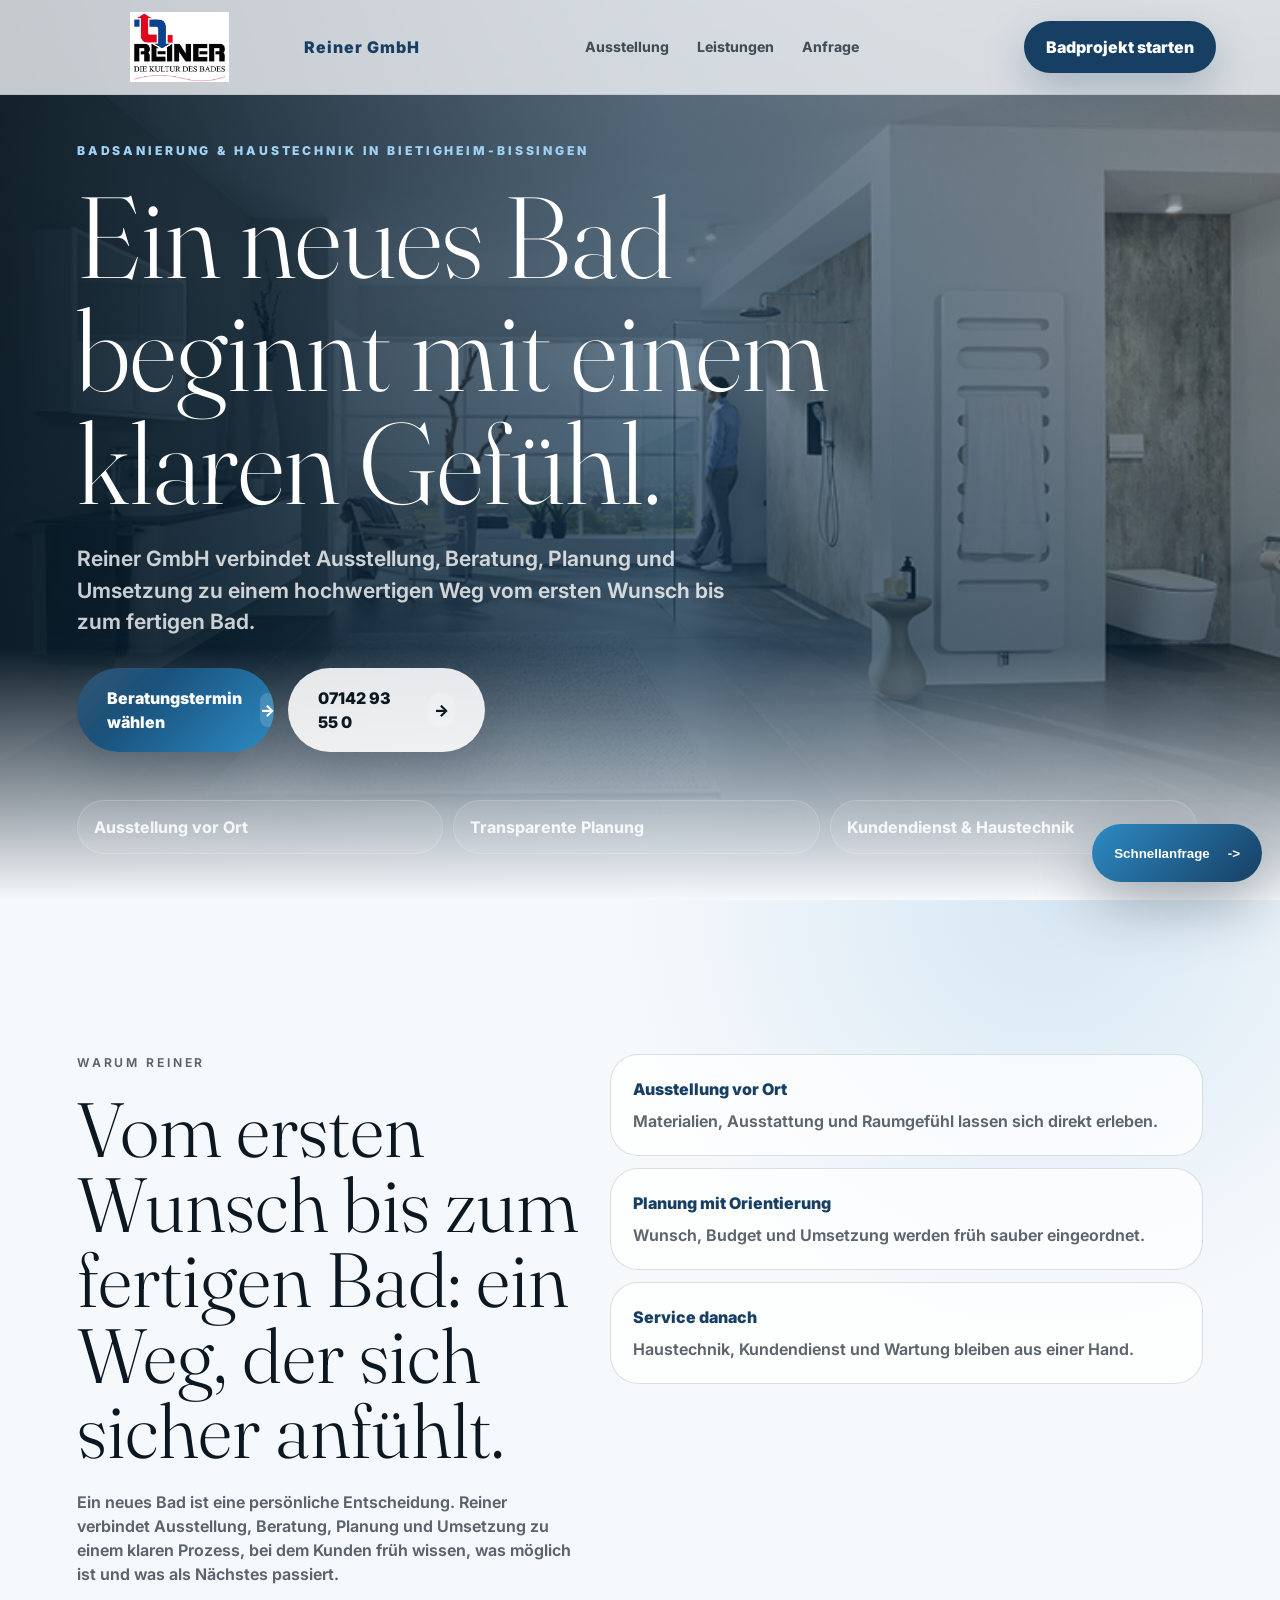
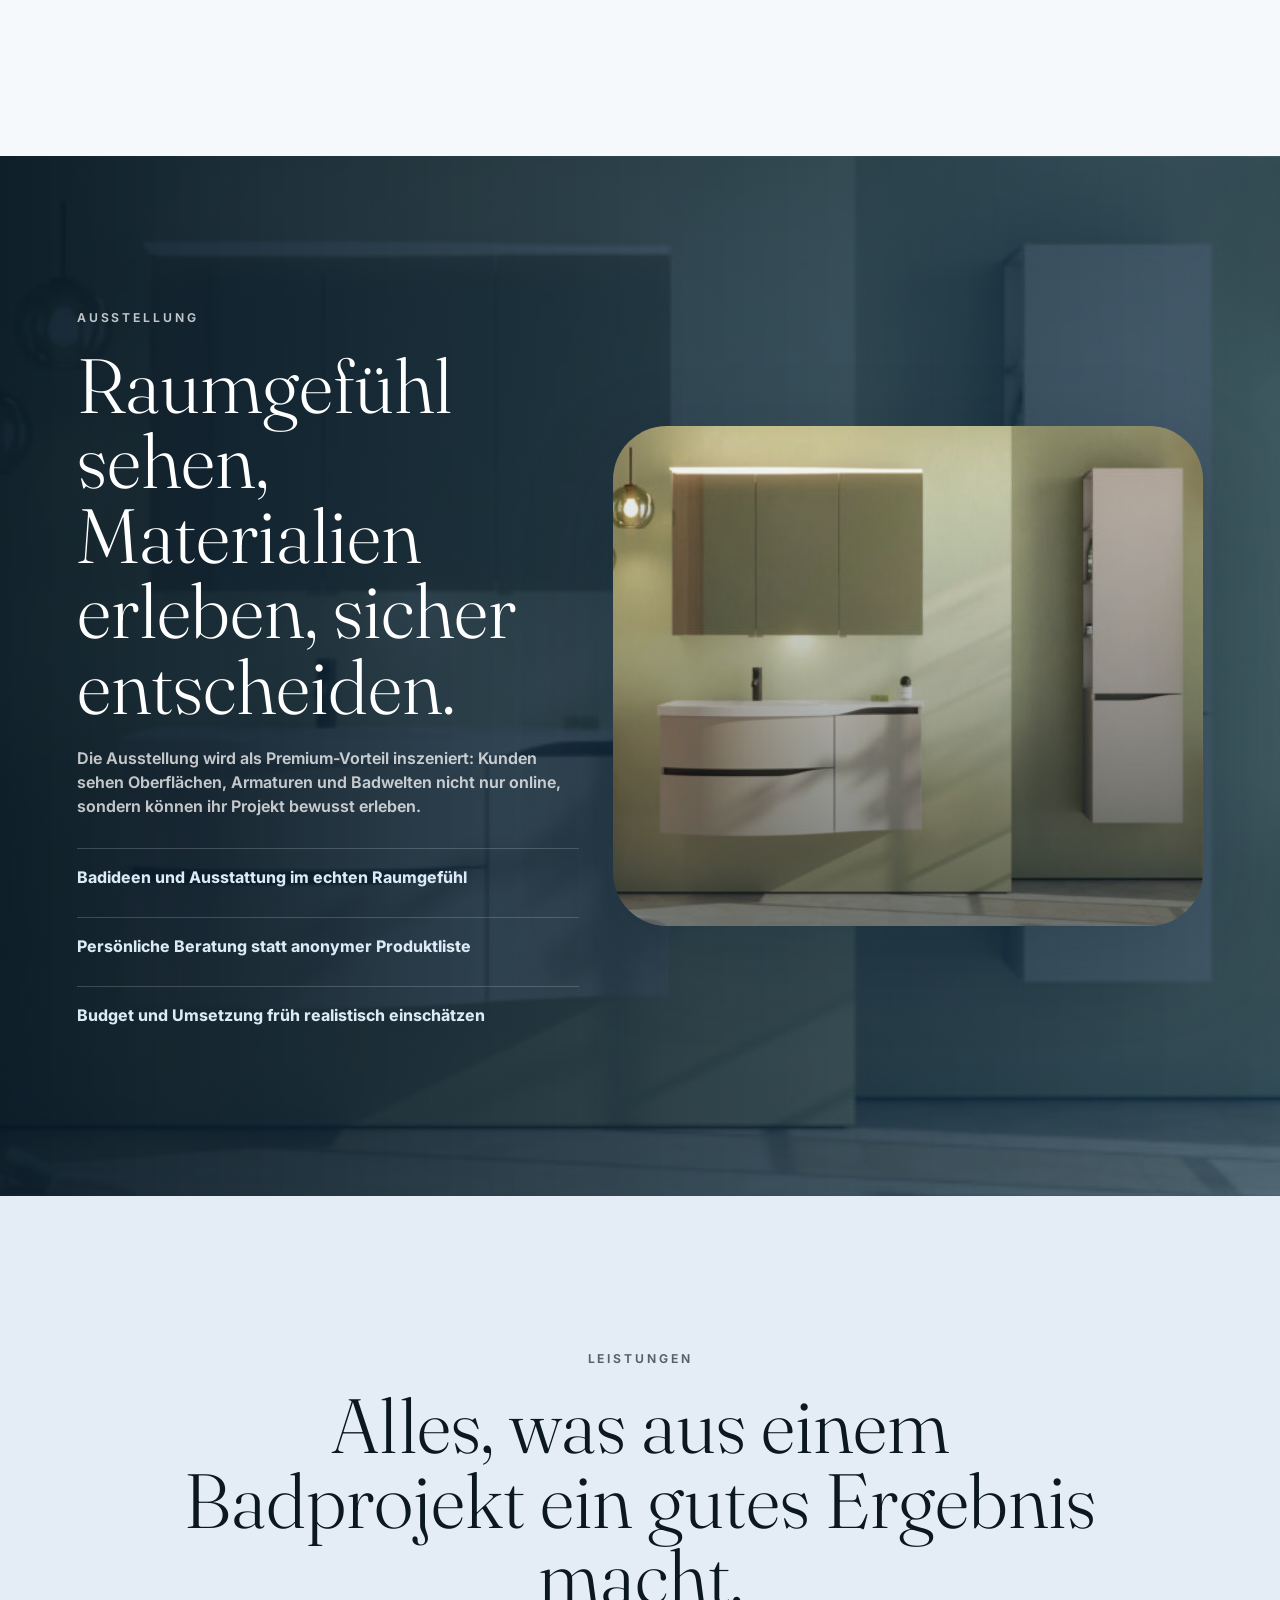
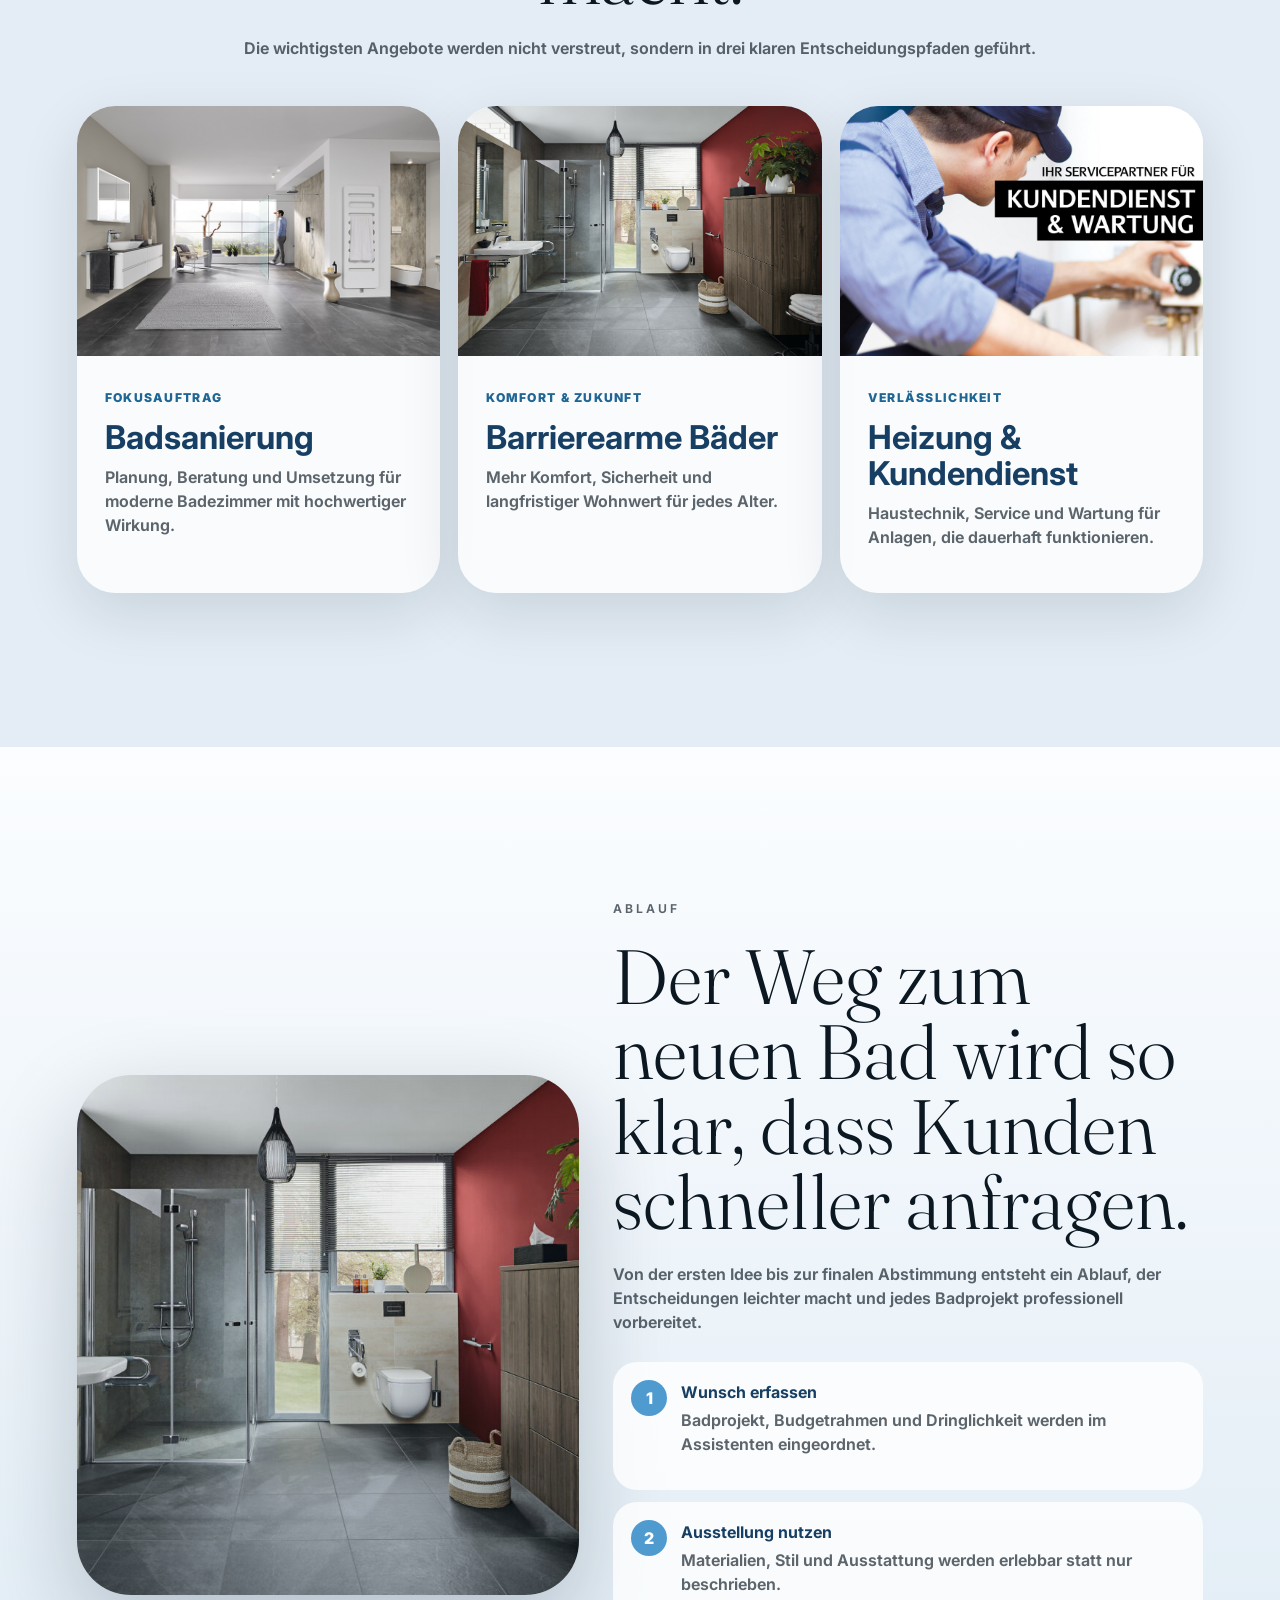
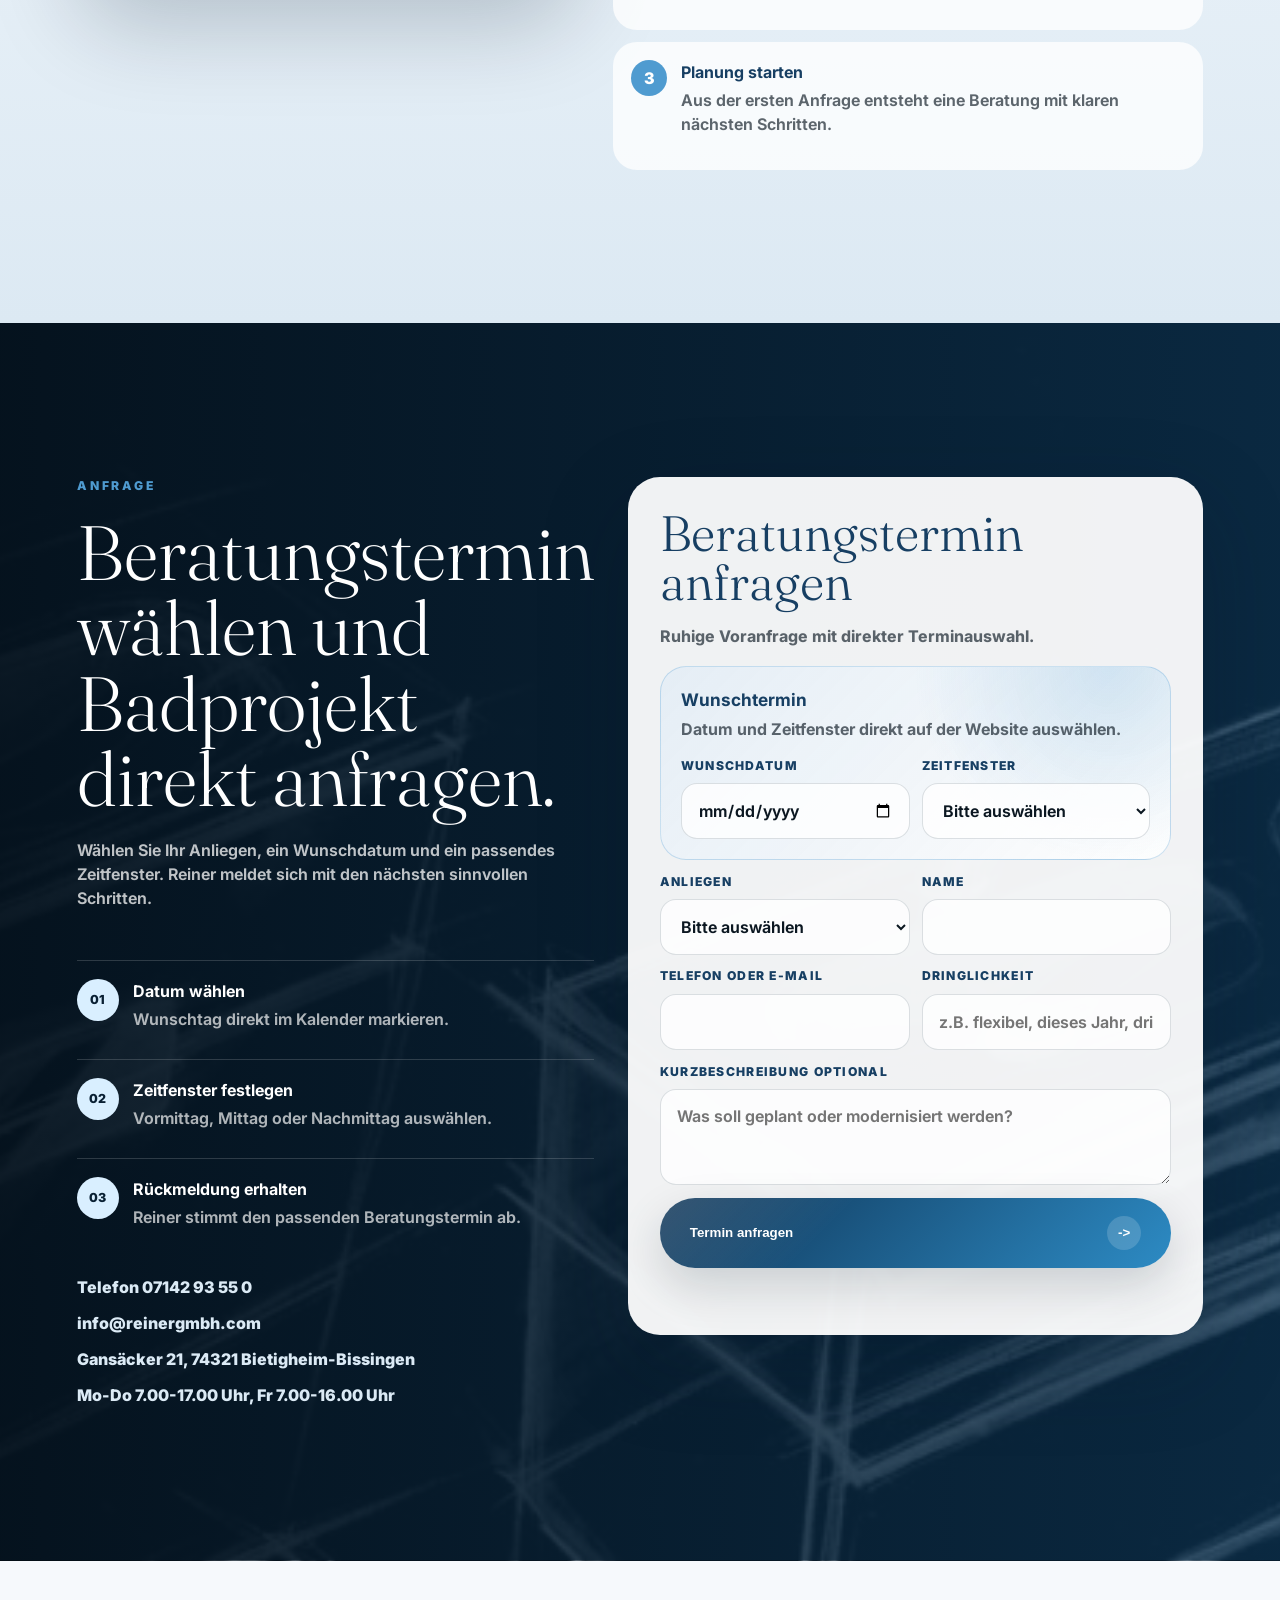
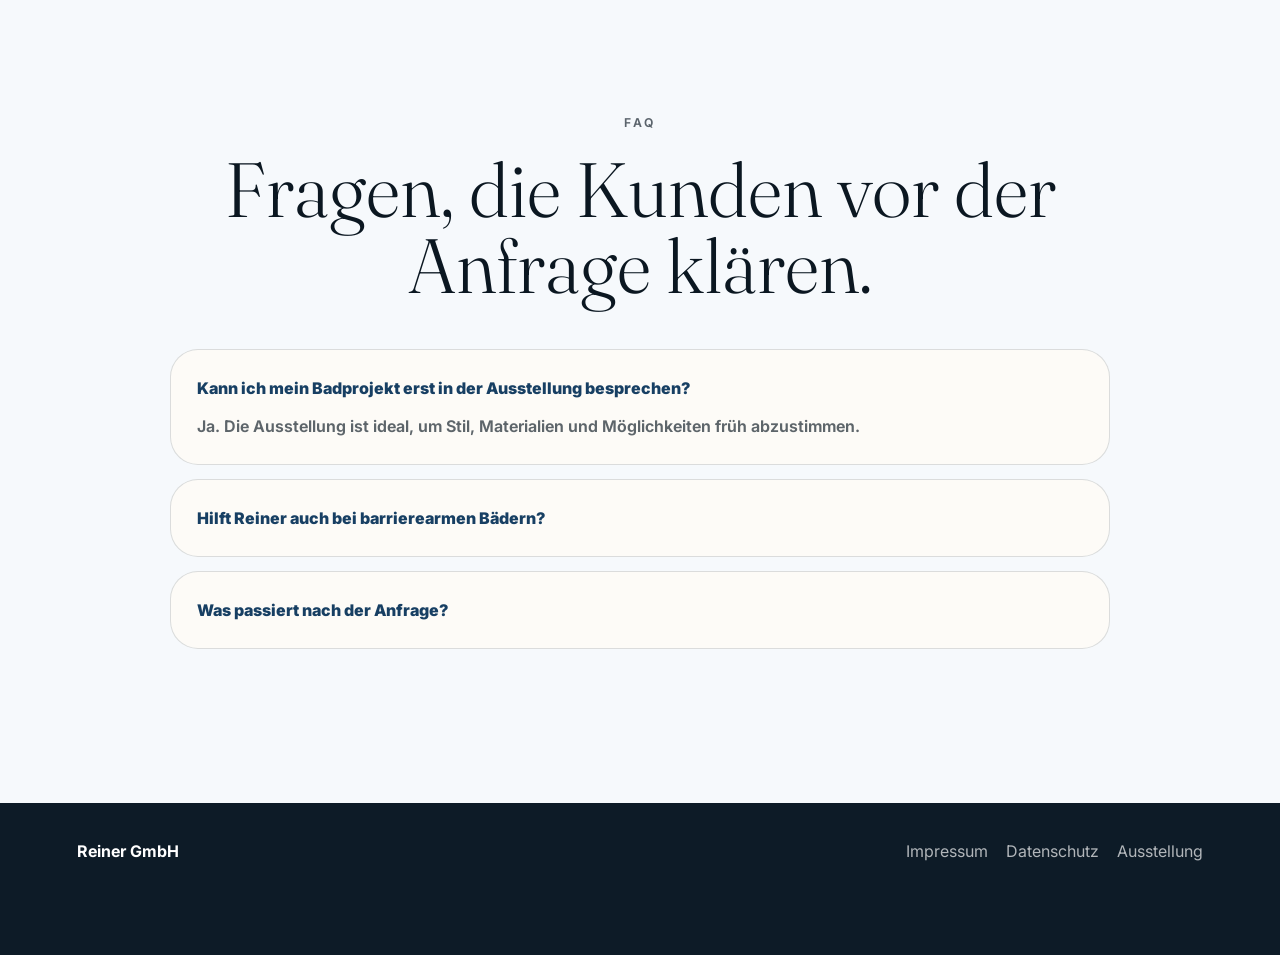
<file: demos/reiner-gmbh/index.html>
<!doctype html>
<html lang="de">
  <head>
    <meta charset="utf-8" />
    <meta name="viewport" content="width=device-width, initial-scale=1" />
    <meta
      name="description"
      content="Reiner GmbH in Bietigheim-Bissingen: Badsanierung, Ausstellung, Heizung, Haustechnik und Kundendienst."
    />
    <title>Reiner GmbH | Bad & Haustechnik</title>
    <link rel="stylesheet" href="styles.css" />
  </head>
  <body class="variant-blue">
    <header class="site-header">
      <a class="brand" href="#top">
        <img src="assets/logo.jpeg" alt="Reiner GmbH Logo" />
        <span>Reiner GmbH</span>
      </a>
      <nav aria-label="Navigation">
        <a href="#ausstellung">Ausstellung</a>
        <a href="#leistungen">Leistungen</a>
        <a href="#anfrage">Anfrage</a>
      </nav>
      <a class="header-cta" href="#anfrage">Badprojekt starten</a>
    </header>

    <main id="top">
      <section class="hero">
        <div class="hero-content">
          <p class="eyebrow">Badsanierung & Haustechnik in Bietigheim-Bissingen</p>
          <h1>Ein neues Bad beginnt mit einem klaren Gef&uuml;hl.</h1>
          <p class="hero-copy">
            Reiner GmbH verbindet Ausstellung, Beratung, Planung und Umsetzung
            zu einem hochwertigen Weg vom ersten Wunsch bis zum fertigen Bad.
          </p>
          <div class="hero-actions">
            <a class="btn btn-primary" href="#anfrage">Beratungstermin w&auml;hlen</a>
            <a class="btn btn-secondary" href="tel:+49714293550">07142 93 55 0</a>
          </div>
        </div>
        <div class="hero-facts" aria-label="Vertrauen">
          <span>Ausstellung vor Ort</span>
          <span>Transparente Planung</span>
          <span>Kundendienst & Haustechnik</span>
        </div>
      </section>

      <section class="intro">
        <div class="intro-grid">
          <div class="intro-copy">
            <p class="section-kicker">Warum Reiner</p>
            <h2>Vom ersten Wunsch bis zum fertigen Bad: ein Weg, der sich sicher anf&uuml;hlt.</h2>
            <p>
              Ein neues Bad ist eine pers&ouml;nliche Entscheidung. Reiner verbindet
              Ausstellung, Beratung, Planung und Umsetzung zu einem klaren Prozess,
              bei dem Kunden fr&uuml;h wissen, was m&ouml;glich ist und was als N&auml;chstes passiert.
            </p>
          </div>
          <div class="trust-strip">
            <article>
              <strong>Ausstellung vor Ort</strong>
              <p>Materialien, Ausstattung und Raumgef&uuml;hl lassen sich direkt erleben.</p>
            </article>
            <article>
              <strong>Planung mit Orientierung</strong>
              <p>Wunsch, Budget und Umsetzung werden fr&uuml;h sauber eingeordnet.</p>
            </article>
            <article>
              <strong>Service danach</strong>
              <p>Haustechnik, Kundendienst und Wartung bleiben aus einer Hand.</p>
            </article>
          </div>
        </div>
      </section>

      <section class="showroom" id="ausstellung">
        <div class="showroom-layout">
          <div class="showroom-copy">
            <p class="section-kicker">Ausstellung</p>
            <h2>Raumgef&uuml;hl sehen, Materialien erleben, sicher entscheiden.</h2>
            <p>
              Die Ausstellung wird als Premium-Vorteil inszeniert: Kunden sehen
              Oberfl&auml;chen, Armaturen und Badwelten nicht nur online, sondern
              k&ouml;nnen ihr Projekt bewusst erleben.
            </p>
            <ul class="showroom-list">
              <li>Badideen und Ausstattung im echten Raumgef&uuml;hl</li>
              <li>Pers&ouml;nliche Beratung statt anonymer Produktliste</li>
              <li>Budget und Umsetzung fr&uuml;h realistisch einsch&auml;tzen</li>
            </ul>
          </div>
          <div class="showroom-card" aria-label="Moderne Bad-Ausstellung"></div>
        </div>
      </section>

      <section class="services" id="leistungen">
        <div class="section-heading">
          <p class="section-kicker">Leistungen</p>
          <h2>Alles, was aus einem Badprojekt ein gutes Ergebnis macht.</h2>
          <p>
            Die wichtigsten Angebote werden nicht verstreut, sondern in drei klaren
            Entscheidungspfaden gef&uuml;hrt.
          </p>
        </div>
        <div class="service-grid">
          <article class="service-card">
            <img src="assets/bath-display.jpg" alt="Modernes Bad mit gro&szlig;z&uuml;giger Dusche" />
            <div>
              <strong>Fokusauftrag</strong>
              <h3>Badsanierung</h3>
              <p>Planung, Beratung und Umsetzung f&uuml;r moderne Badezimmer mit hochwertiger Wirkung.</p>
            </div>
          </article>
          <article class="service-card">
            <img src="assets/barrier-free.jpg" alt="Barrierefreies modernes Bad" />
            <div>
              <strong>Komfort & Zukunft</strong>
              <h3>Barrierearme B&auml;der</h3>
              <p>Mehr Komfort, Sicherheit und langfristiger Wohnwert f&uuml;r jedes Alter.</p>
            </div>
          </article>
          <article class="service-card">
            <img src="assets/service.jpg" alt="Kundendienst und Service" />
            <div>
              <strong>Verl&auml;sslichkeit</strong>
              <h3>Heizung & Kundendienst</h3>
              <p>Haustechnik, Service und Wartung f&uuml;r Anlagen, die dauerhaft funktionieren.</p>
            </div>
          </article>
        </div>
      </section>

      <section class="project">
        <div class="project-layout">
          <div class="project-media" aria-label="Barrierefreies Premiumbad"></div>
          <div class="project-copy">
            <p class="section-kicker">Ablauf</p>
            <h2>Der Weg zum neuen Bad wird so klar, dass Kunden schneller anfragen.</h2>
            <p>
              Von der ersten Idee bis zur finalen Abstimmung entsteht ein Ablauf,
              der Entscheidungen leichter macht und jedes Badprojekt professionell vorbereitet.
            </p>
            <div class="project-steps">
              <article>
                <span>1</span>
                <div>
                  <strong>Wunsch erfassen</strong>
                  <p>Badprojekt, Budgetrahmen und Dringlichkeit werden im Assistenten eingeordnet.</p>
                </div>
              </article>
              <article>
                <span>2</span>
                <div>
                  <strong>Ausstellung nutzen</strong>
                  <p>Materialien, Stil und Ausstattung werden erlebbar statt nur beschrieben.</p>
                </div>
              </article>
              <article>
                <span>3</span>
                <div>
                  <strong>Planung starten</strong>
                  <p>Aus der ersten Anfrage entsteht eine Beratung mit klaren n&auml;chsten Schritten.</p>
                </div>
              </article>
            </div>
          </div>
        </div>
      </section>

      <section class="booking-section" id="anfrage">
        <div class="booking booking-clean">
          <div class="booking-copy-panel">
            <p class="section-kicker">Anfrage</p>
            <h2>Beratungstermin w&auml;hlen und Badprojekt direkt anfragen.</h2>
            <p class="booking-copy">
              W&auml;hlen Sie Ihr Anliegen, ein Wunschdatum und ein passendes Zeitfenster.
              Reiner meldet sich mit den n&auml;chsten sinnvollen Schritten.
            </p>
            <div class="appointment-preview" aria-label="Terminablauf">
              <div>
                <span>01</span>
                <strong>Datum w&auml;hlen</strong>
                <p>Wunschtag direkt im Kalender markieren.</p>
              </div>
              <div>
                <span>02</span>
                <strong>Zeitfenster festlegen</strong>
                <p>Vormittag, Mittag oder Nachmittag ausw&auml;hlen.</p>
              </div>
              <div>
                <span>03</span>
                <strong>R&uuml;ckmeldung erhalten</strong>
                <p>Reiner stimmt den passenden Beratungstermin ab.</p>
              </div>
            </div>
            <div class="contact-lines">
              <a href="tel:+49714293550">Telefon 07142 93 55 0</a>
              <a href="mailto:info@reinergmbh.com">info@reinergmbh.com</a>
              <span>Gans&auml;cker 21, 74321 Bietigheim-Bissingen</span>
              <span>Mo-Do 7.00-17.00 Uhr, Fr 7.00-16.00 Uhr</span>
            </div>
          </div>
          <div class="booking-panel">
            <strong>Beratungstermin anfragen</strong>
            <p class="intake-note">Ruhige Voranfrage mit direkter Terminauswahl.</p>
            <form class="inquiry-form compact-intake" data-intake-mode="compact" data-appointment-chips="false" data-mailto="info@reinergmbh.com" data-company="Reiner GmbH">
              <div class="calendar-box">
                <div class="calendar-head">
                  <strong>Wunschtermin</strong>
                  <span>Datum und Zeitfenster direkt auf der Website ausw&auml;hlen.</span>
                </div>
                <div class="calendar-grid">
                  <label>
                    <span>Wunschdatum</span>
                    <input type="date" name="appointmentDate" />
                  </label>
                  <label>
                    <span>Zeitfenster</span>
                    <select name="appointmentTime">
                      <option value="">Bitte ausw&auml;hlen</option>
                      <option>Vormittag 8-11 Uhr</option>
                      <option>Mittag 11-14 Uhr</option>
                      <option>Nachmittag 14-17 Uhr</option>
                      <option>Freitag bis 16 Uhr</option>
                    </select>
                  </label>
                </div>
              </div>
              <div class="form-grid">
                <label>
                  <span>Anliegen</span>
                  <select name="service" required>
                    <option value="">Bitte ausw&auml;hlen</option>
                    <option>Badsanierung</option>
                    <option>Barrierearmes Bad</option>
                    <option>Ausstellung / Beratung</option>
                    <option>Heizung / Haustechnik</option>
                    <option>Kundendienst / Reparatur</option>
                  </select>
                </label>
                <label>
                  <span>Name</span>
                  <input name="name" autocomplete="name" required />
                </label>
                <label>
                  <span>Telefon oder E-Mail</span>
                  <input name="contact" autocomplete="tel" required />
                </label>
                <label>
                  <span>Dringlichkeit</span>
                  <input name="timing" placeholder="z.B. flexibel, dieses Jahr, dringend" />
                </label>
              </div>
              <label>
                <span>Kurzbeschreibung optional</span>
                <textarea name="message" placeholder="Was soll geplant oder modernisiert werden?"></textarea>
              </label>
              <button class="btn btn-primary" type="submit">Termin anfragen</button>
              <p class="form-status" aria-live="polite"></p>
            </form>
          </div>
        </div>
      </section>

      <section class="faq">
        <div class="section-heading">
          <p class="section-kicker">FAQ</p>
          <h2>Fragen, die Kunden vor der Anfrage kl&auml;ren.</h2>
        </div>
        <div class="faq-list">
          <details open>
            <summary>Kann ich mein Badprojekt erst in der Ausstellung besprechen?</summary>
            <p>Ja. Die Ausstellung ist ideal, um Stil, Materialien und M&ouml;glichkeiten fr&uuml;h abzustimmen.</p>
          </details>
          <details>
            <summary>Hilft Reiner auch bei barrierearmen B&auml;dern?</summary>
            <p>Ja. Komfort, Sicherheit und langfristiger Wohnwert werden als eigener Projektpfad gef&uuml;hrt.</p>
          </details>
          <details>
            <summary>Was passiert nach der Anfrage?</summary>
            <p>Ihre Angaben werden strukturiert vorbereitet, damit Reiner den passenden n&auml;chsten Schritt mit Ihnen abstimmen kann.</p>
          </details>
        </div>
      </section>
    </main>

    <footer>
      <strong>Reiner GmbH</strong>
      <div>
        <a href="https://reinergmbh.com/impressum/">Impressum</a>
        <a href="https://reinergmbh.com/datenschutz/">Datenschutz</a>
        <a href="https://reinergmbh.com/ausstellung/">Ausstellung</a>
      </div>
    </footer>

    <script src="../_shared/inquiry.js"></script>
  </body>
</html>
</file>
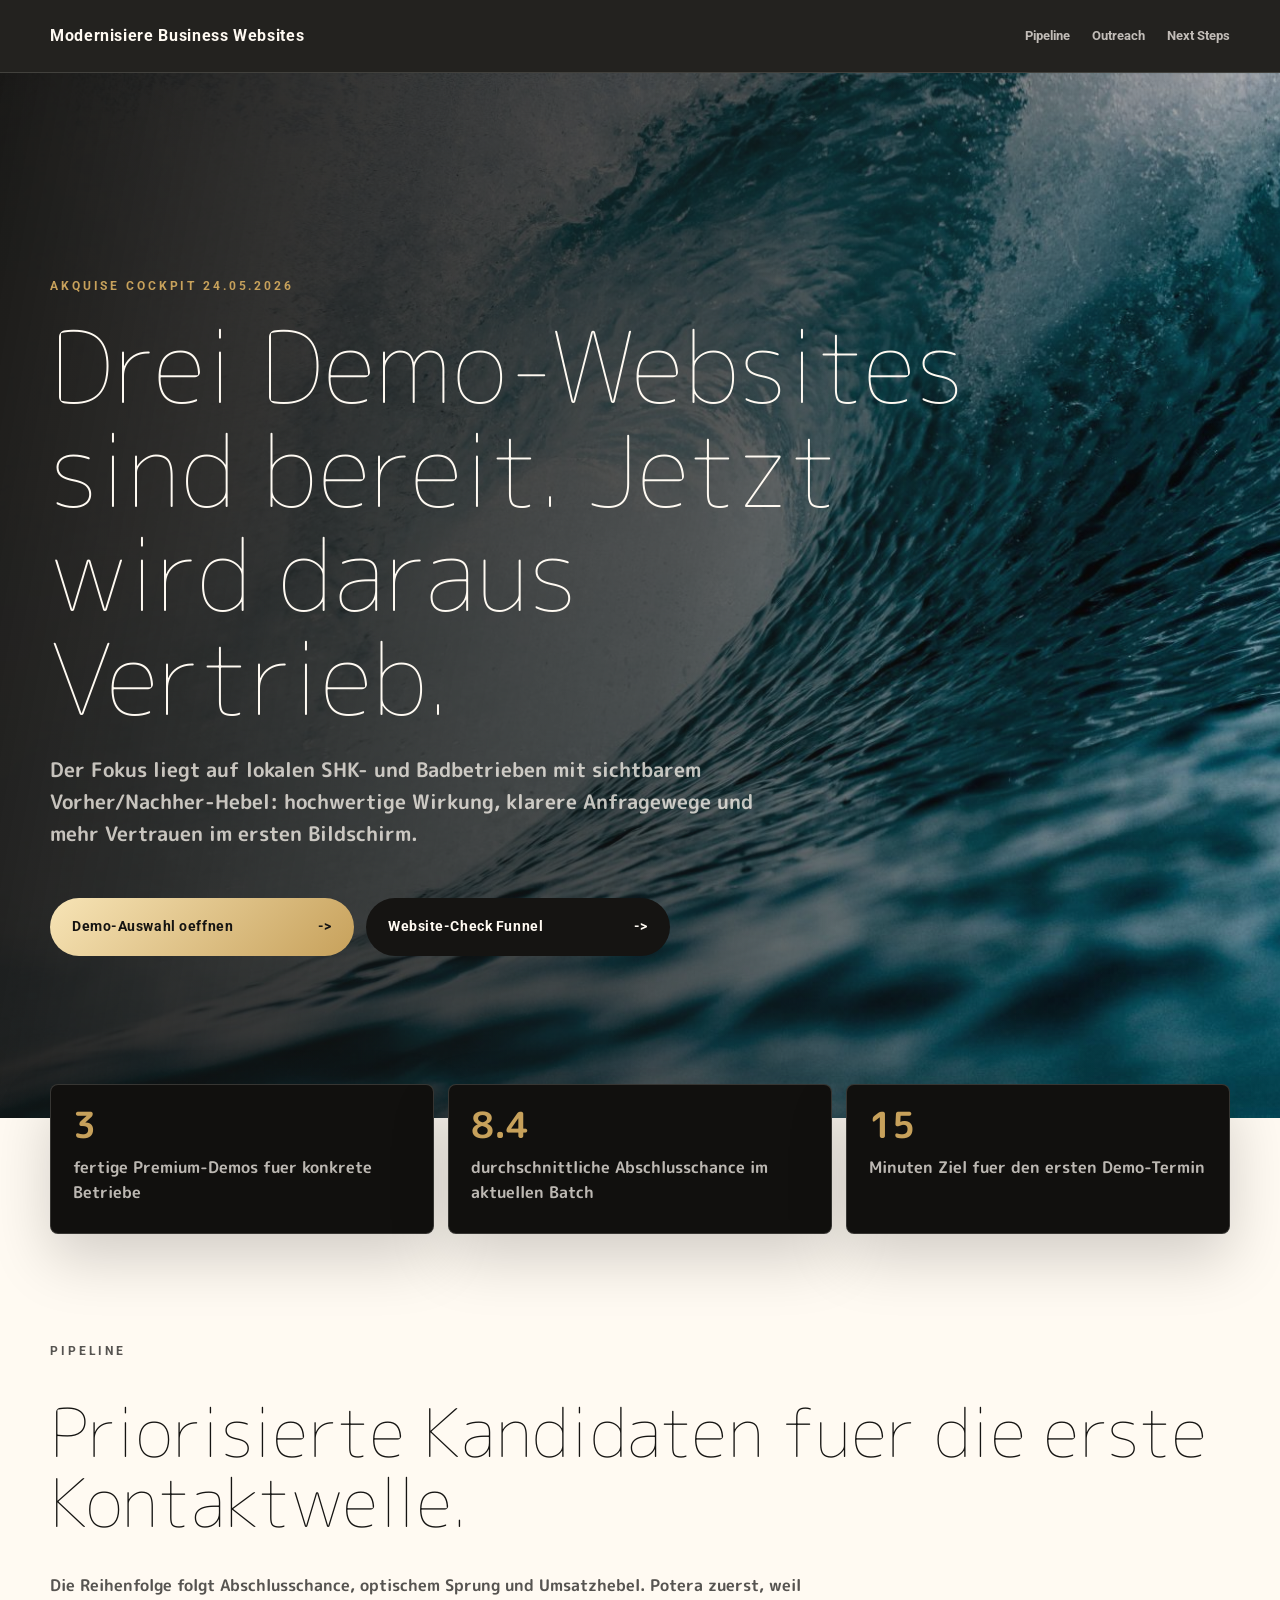
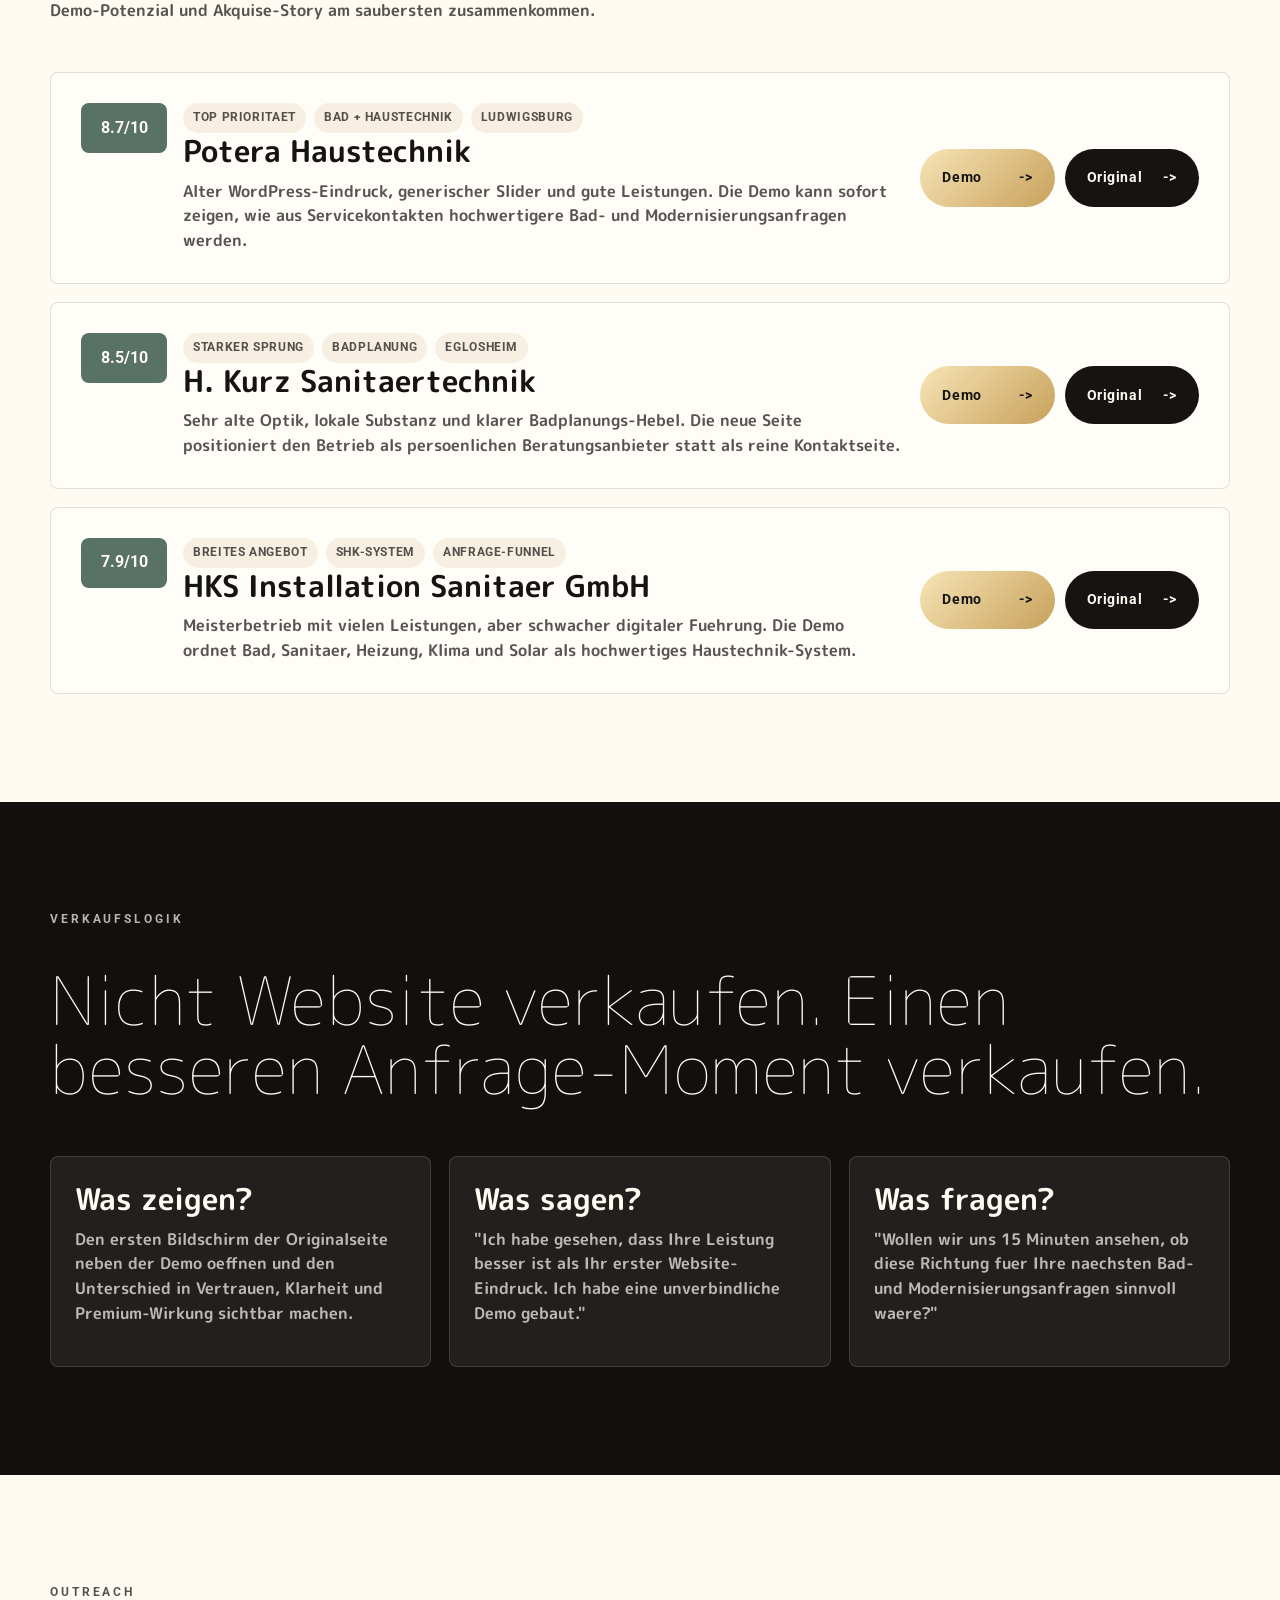
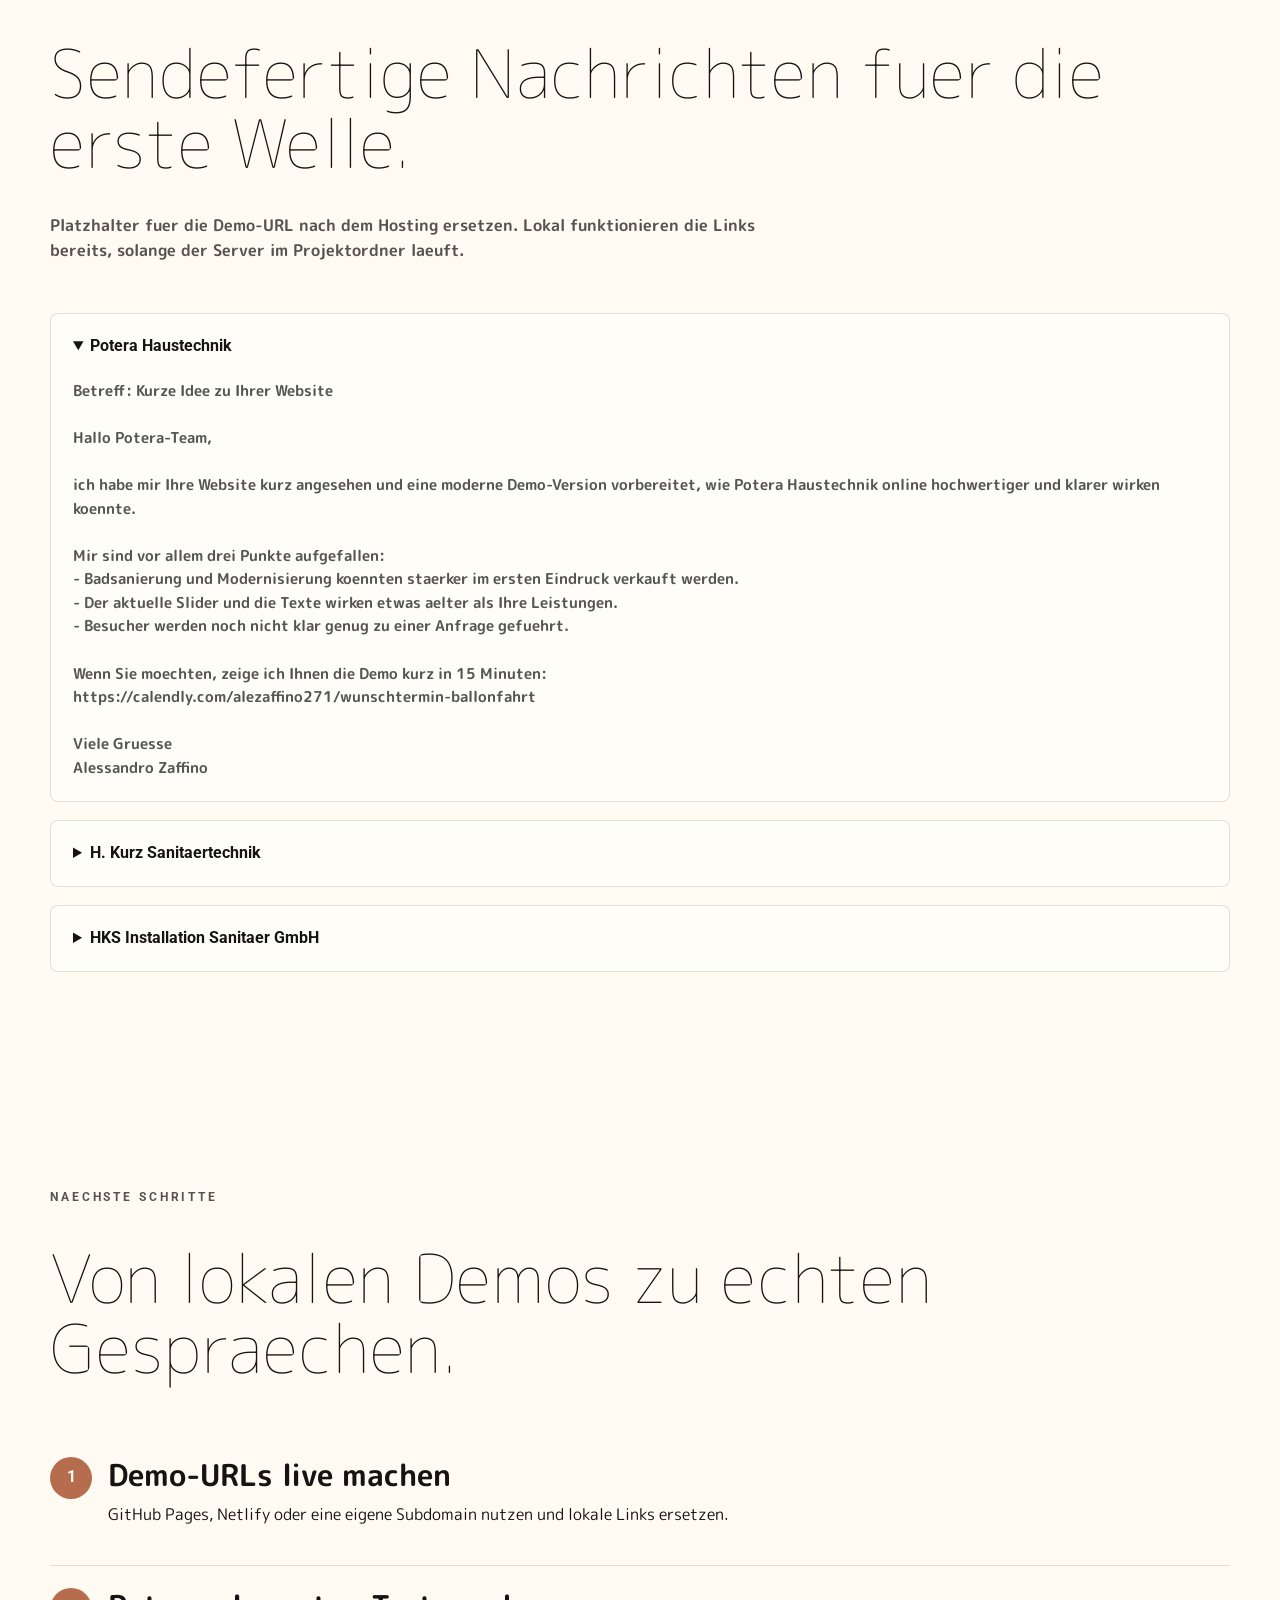
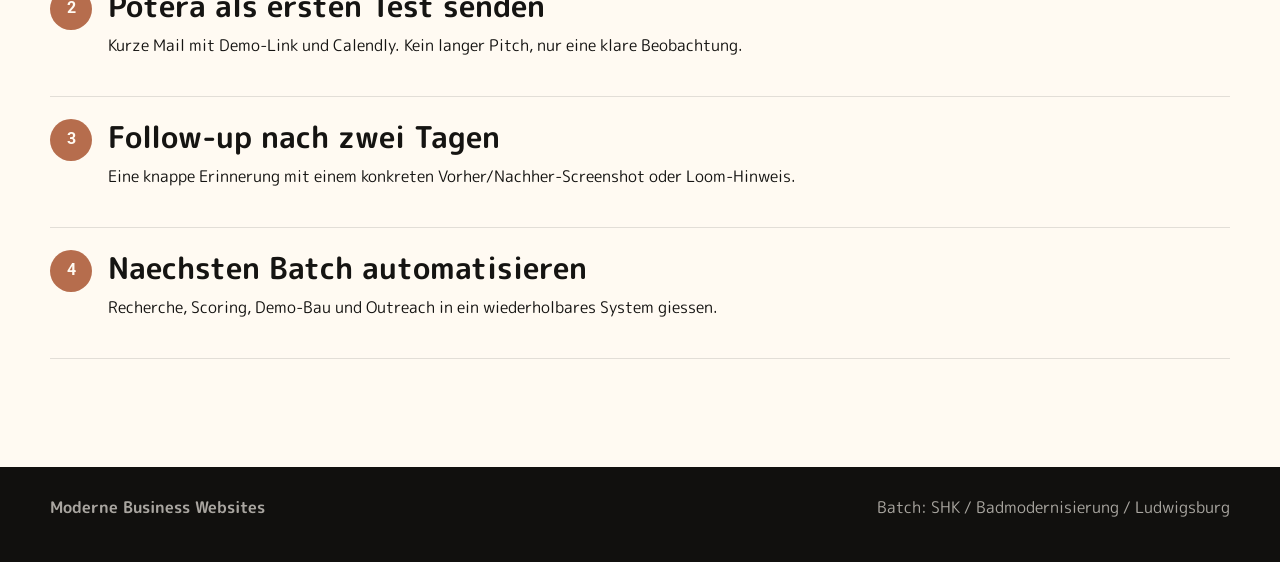
<file: akquise-cockpit.html>
<!doctype html>
<html lang="de">
  <head>
    <meta charset="utf-8" />
    <meta name="viewport" content="width=device-width, initial-scale=1" />
    <meta
      name="description"
      content="Akquise-Cockpit fuer moderne Business-Websites: Demos, Ranking, Outreach und naechste Schritte."
    />
    <title>Akquise Cockpit | Moderne Business Websites</title>
    <style>
      @import url("https://fonts.googleapis.com/css2?family=M+PLUS+Rounded+1c:wght@100;300;400;500;700;800&family=Roboto:wght@700&display=swap");

      :root {
        --ink: #151412;
        --soft-ink: rgba(21, 20, 18, 0.72);
        --paper: #fffaf2;
        --cream: #f7efe2;
        --gold: #c7a15b;
        --sage: #587267;
        --clay: #b66d4d;
        --line: rgba(21, 20, 18, 0.12);
        --dark: #11100e;
      }

      * {
        box-sizing: border-box;
      }

      html {
        scroll-behavior: smooth;
      }

      body {
        margin: 0;
        color: var(--ink);
        background: var(--paper);
        font-family: "M PLUS Rounded 1c", system-ui, sans-serif;
        line-height: 1.55;
      }

      a {
        color: inherit;
        text-decoration: none;
      }

      .shell {
        width: min(1180px, calc(100% - 36px));
        margin: 0 auto;
      }

      .topbar {
        position: sticky;
        top: 0;
        z-index: 10;
        border-bottom: 1px solid rgba(255, 250, 242, 0.14);
        background: rgba(17, 16, 14, 0.92);
        backdrop-filter: blur(18px);
      }

      .topbar .shell {
        display: flex;
        align-items: center;
        justify-content: space-between;
        gap: 18px;
        min-height: 72px;
      }

      .brand,
      .nav a,
      .btn,
      .tag,
      .label,
      .score {
        font-family: Roboto, sans-serif;
        font-weight: 700;
      }

      .brand {
        color: var(--paper);
        letter-spacing: 0.04rem;
      }

      .nav {
        display: none;
        align-items: center;
        gap: 22px;
        color: rgba(255, 250, 242, 0.72);
        font-size: 0.82rem;
      }

      .hero {
        color: var(--paper);
        background:
          linear-gradient(100deg, rgba(17, 16, 14, 0.96), rgba(17, 16, 14, 0.7) 52%, rgba(17, 16, 14, 0.18)),
          url("demos/potera-haustechnik/assets/callout.jpg");
        background-position: center;
        background-size: cover;
      }

      .hero .shell {
        display: grid;
        align-content: end;
        min-height: 72svh;
        padding: 96px 0 54px;
      }

      .eyebrow,
      .section-kicker {
        margin: 0 0 18px;
        color: var(--gold);
        font-family: Roboto, sans-serif;
        font-size: 0.76rem;
        font-weight: 700;
        letter-spacing: 0.18rem;
        text-transform: uppercase;
      }

      h1,
      h2,
      h3,
      p {
        margin-top: 0;
      }

      h1,
      h2 {
        font-weight: 100;
        letter-spacing: 0.04rem;
        line-height: 1.05;
      }

      h1 {
        max-width: 920px;
        margin-bottom: 24px;
        font-size: clamp(3rem, 8vw, 6.2rem);
      }

      h2 {
        margin-bottom: 18px;
        font-size: clamp(2.2rem, 5.2vw, 4.8rem);
      }

      h3 {
        margin-bottom: 10px;
        font-size: clamp(1.35rem, 2.4vw, 1.9rem);
        line-height: 1.16;
      }

      .hero-copy {
        max-width: 720px;
        color: rgba(255, 250, 242, 0.74);
        font-size: clamp(1.08rem, 2vw, 1.28rem);
        font-weight: 700;
      }

      .actions {
        display: grid;
        gap: 12px;
        width: min(620px, 100%);
        margin-top: 28px;
      }

      .btn {
        display: inline-flex;
        align-items: center;
        justify-content: space-between;
        gap: 18px;
        min-height: 58px;
        padding: 16px 22px;
        border-radius: 999px;
        background: var(--ink);
        color: var(--paper);
        font-size: 0.88rem;
        letter-spacing: 0.035rem;
      }

      .btn::after {
        content: "->";
      }

      .btn.gold {
        color: var(--ink);
        background: linear-gradient(135deg, #f7e4b6, var(--gold));
      }

      section {
        padding: clamp(58px, 9vw, 108px) 0;
      }

      .section-head {
        display: grid;
        gap: 18px;
        margin-bottom: 34px;
      }

      .section-head p {
        max-width: 760px;
        color: var(--soft-ink);
        font-weight: 700;
      }

      .metrics {
        display: grid;
        gap: 14px;
        margin-top: -34px;
        position: relative;
      }

      .metric {
        min-height: 150px;
        padding: 22px;
        border: 1px solid rgba(255, 250, 242, 0.16);
        border-radius: 8px;
        color: var(--paper);
        background: var(--dark);
        box-shadow: 0 24px 60px rgba(0, 0, 0, 0.18);
      }

      .metric strong {
        display: block;
        margin-bottom: 12px;
        color: var(--gold);
        font-size: 2.25rem;
        line-height: 1;
      }

      .metric span {
        color: rgba(255, 250, 242, 0.72);
        font-weight: 700;
      }

      .pipeline {
        display: grid;
        gap: 18px;
      }

      .lead {
        display: grid;
        gap: 20px;
        padding: clamp(20px, 3vw, 30px);
        border: 1px solid var(--line);
        border-radius: 8px;
        background: #fffdf8;
      }

      .lead-top {
        display: grid;
        gap: 16px;
      }

      .tag-row {
        display: flex;
        flex-wrap: wrap;
        gap: 8px;
      }

      .tag {
        display: inline-flex;
        align-items: center;
        min-height: 30px;
        padding: 6px 10px;
        border-radius: 999px;
        color: var(--soft-ink);
        background: var(--cream);
        font-size: 0.72rem;
        letter-spacing: 0.04rem;
        text-transform: uppercase;
      }

      .score {
        display: inline-flex;
        align-items: center;
        justify-content: center;
        width: 86px;
        min-height: 50px;
        border-radius: 8px;
        color: var(--paper);
        background: var(--sage);
      }

      .lead p {
        margin-bottom: 0;
        color: var(--soft-ink);
        font-weight: 700;
      }

      .lead-actions {
        display: grid;
        gap: 10px;
      }

      .grid {
        display: grid;
        gap: 18px;
      }

      .card {
        padding: 24px;
        border: 1px solid var(--line);
        border-radius: 8px;
        background: var(--cream);
      }

      .card p,
      .card li {
        color: var(--soft-ink);
        font-weight: 700;
      }

      .card ul {
        display: grid;
        gap: 10px;
        margin: 16px 0 0;
        padding-left: 20px;
      }

      .dark-band {
        color: var(--paper);
        background: var(--dark);
      }

      .dark-band .section-head p,
      .dark-band .card p,
      .dark-band .card li {
        color: rgba(255, 250, 242, 0.7);
      }

      .dark-band .card {
        border-color: rgba(255, 250, 242, 0.14);
        background: rgba(255, 250, 242, 0.07);
      }

      .outreach {
        display: grid;
        gap: 18px;
      }

      details {
        border: 1px solid var(--line);
        border-radius: 8px;
        background: #fffdf8;
        overflow: hidden;
      }

      summary {
        cursor: pointer;
        padding: 20px 22px;
        font-family: Roboto, sans-serif;
        font-weight: 700;
      }

      pre {
        margin: 0;
        padding: 0 22px 22px;
        white-space: pre-wrap;
        color: var(--soft-ink);
        font: 700 0.95rem/1.55 "M PLUS Rounded 1c", system-ui, sans-serif;
      }

      .checklist {
        counter-reset: step;
      }

      .step {
        display: grid;
        grid-template-columns: auto 1fr;
        gap: 16px;
        align-items: start;
        padding: 22px 0;
        border-bottom: 1px solid var(--line);
      }

      .step::before {
        counter-increment: step;
        content: counter(step);
        display: grid;
        place-items: center;
        width: 42px;
        height: 42px;
        border-radius: 999px;
        color: var(--paper);
        background: var(--clay);
        font-family: Roboto, sans-serif;
        font-weight: 700;
      }

      footer {
        padding: 28px 0 42px;
        color: rgba(255, 250, 242, 0.64);
        background: var(--dark);
      }

      footer .shell {
        display: flex;
        flex-wrap: wrap;
        align-items: center;
        justify-content: space-between;
        gap: 16px;
      }

      @media (min-width: 720px) {
        .nav {
          display: flex;
        }

        .actions,
        .lead-actions {
          grid-template-columns: repeat(2, minmax(0, 1fr));
        }

        .metrics,
        .grid {
          grid-template-columns: repeat(3, minmax(0, 1fr));
        }

        .lead {
          grid-template-columns: 1fr minmax(240px, 0.34fr);
          align-items: center;
        }

        .lead-top {
          grid-template-columns: auto 1fr;
          align-items: start;
        }
      }
    </style>
  </head>
  <body>
    <header class="topbar">
      <div class="shell">
        <a class="brand" href="#top">Modernisiere Business Websites</a>
        <nav class="nav" aria-label="Cockpit Navigation">
          <a href="#pipeline">Pipeline</a>
          <a href="#outreach">Outreach</a>
          <a href="#naechste-schritte">Next Steps</a>
        </nav>
      </div>
    </header>

    <main id="top">
      <section class="hero">
        <div class="shell">
          <p class="eyebrow">Akquise Cockpit 24.05.2026</p>
          <h1>Drei Demo-Websites sind bereit. Jetzt wird daraus Vertrieb.</h1>
          <p class="hero-copy">
            Der Fokus liegt auf lokalen SHK- und Badbetrieben mit sichtbarem
            Vorher/Nachher-Hebel: hochwertige Wirkung, klarere Anfragewege und
            mehr Vertrauen im ersten Bildschirm.
          </p>
          <div class="actions">
            <a class="btn gold" href="demos/index.html">Demo-Auswahl oeffnen</a>
            <a class="btn" href="funnel/index.html">Website-Check Funnel</a>
          </div>
        </div>
      </section>

      <div class="shell">
        <div class="metrics" aria-label="Projekt Kennzahlen">
          <article class="metric">
            <strong>3</strong>
            <span>fertige Premium-Demos fuer konkrete Betriebe</span>
          </article>
          <article class="metric">
            <strong>8.4</strong>
            <span>durchschnittliche Abschlusschance im aktuellen Batch</span>
          </article>
          <article class="metric">
            <strong>15</strong>
            <span>Minuten Ziel fuer den ersten Demo-Termin</span>
          </article>
        </div>
      </div>

      <section id="pipeline">
        <div class="shell">
          <div class="section-head">
            <p class="section-kicker">Pipeline</p>
            <h2>Priorisierte Kandidaten fuer die erste Kontaktwelle.</h2>
            <p>
              Die Reihenfolge folgt Abschlusschance, optischem Sprung und
              Umsatzhebel. Potera zuerst, weil Demo-Potenzial und Akquise-Story
              am saubersten zusammenkommen.
            </p>
          </div>

          <div class="pipeline">
            <article class="lead">
              <div class="lead-top">
                <span class="score">8.7/10</span>
                <div>
                  <div class="tag-row">
                    <span class="tag">Top Prioritaet</span>
                    <span class="tag">Bad + Haustechnik</span>
                    <span class="tag">Ludwigsburg</span>
                  </div>
                  <h3>Potera Haustechnik</h3>
                  <p>
                    Alter WordPress-Eindruck, generischer Slider und gute
                    Leistungen. Die Demo kann sofort zeigen, wie aus Servicekontakten
                    hochwertigere Bad- und Modernisierungsanfragen werden.
                  </p>
                </div>
              </div>
              <div class="lead-actions">
                <a class="btn gold" href="demos/potera-haustechnik/index.html">Demo</a>
                <a class="btn" href="https://potera-haustechnik.de/">Original</a>
              </div>
            </article>

            <article class="lead">
              <div class="lead-top">
                <span class="score">8.5/10</span>
                <div>
                  <div class="tag-row">
                    <span class="tag">Starker Sprung</span>
                    <span class="tag">Badplanung</span>
                    <span class="tag">Eglosheim</span>
                  </div>
                  <h3>H. Kurz Sanitaertechnik</h3>
                  <p>
                    Sehr alte Optik, lokale Substanz und klarer Badplanungs-Hebel.
                    Die neue Seite positioniert den Betrieb als persoenlichen
                    Beratungsanbieter statt als reine Kontaktseite.
                  </p>
                </div>
              </div>
              <div class="lead-actions">
                <a class="btn gold" href="demos/kurz-sanitaer/index.html">Demo</a>
                <a class="btn" href="https://www.kurz-sanitaer.de/">Original</a>
              </div>
            </article>

            <article class="lead">
              <div class="lead-top">
                <span class="score">7.9/10</span>
                <div>
                  <div class="tag-row">
                    <span class="tag">Breites Angebot</span>
                    <span class="tag">SHK-System</span>
                    <span class="tag">Anfrage-Funnel</span>
                  </div>
                  <h3>HKS Installation Sanitaer GmbH</h3>
                  <p>
                    Meisterbetrieb mit vielen Leistungen, aber schwacher digitaler
                    Fuehrung. Die Demo ordnet Bad, Sanitaer, Heizung, Klima und
                    Solar als hochwertiges Haustechnik-System.
                  </p>
                </div>
              </div>
              <div class="lead-actions">
                <a class="btn gold" href="demos/hks-installationen/index.html">Demo</a>
                <a class="btn" href="https://www.hks-installationen.de/">Original</a>
              </div>
            </article>
          </div>
        </div>
      </section>

      <section class="dark-band">
        <div class="shell">
          <div class="section-head">
            <p class="section-kicker">Verkaufslogik</p>
            <h2>Nicht Website verkaufen. Einen besseren Anfrage-Moment verkaufen.</h2>
          </div>
          <div class="grid">
            <article class="card">
              <h3>Was zeigen?</h3>
              <p>
                Den ersten Bildschirm der Originalseite neben der Demo oeffnen
                und den Unterschied in Vertrauen, Klarheit und Premium-Wirkung
                sichtbar machen.
              </p>
            </article>
            <article class="card">
              <h3>Was sagen?</h3>
              <p>
                "Ich habe gesehen, dass Ihre Leistung besser ist als Ihr erster
                Website-Eindruck. Ich habe eine unverbindliche Demo gebaut."
              </p>
            </article>
            <article class="card">
              <h3>Was fragen?</h3>
              <p>
                "Wollen wir uns 15 Minuten ansehen, ob diese Richtung fuer Ihre
                naechsten Bad- und Modernisierungsanfragen sinnvoll waere?"
              </p>
            </article>
          </div>
        </div>
      </section>

      <section id="outreach">
        <div class="shell">
          <div class="section-head">
            <p class="section-kicker">Outreach</p>
            <h2>Sendefertige Nachrichten fuer die erste Welle.</h2>
            <p>
              Platzhalter fuer die Demo-URL nach dem Hosting ersetzen. Lokal
              funktionieren die Links bereits, solange der Server im Projektordner
              laeuft.
            </p>
          </div>
          <div class="outreach">
            <details open>
              <summary>Potera Haustechnik</summary>
              <pre>Betreff: Kurze Idee zu Ihrer Website

Hallo Potera-Team,

ich habe mir Ihre Website kurz angesehen und eine moderne Demo-Version vorbereitet, wie Potera Haustechnik online hochwertiger und klarer wirken koennte.

Mir sind vor allem drei Punkte aufgefallen:
- Badsanierung und Modernisierung koennten staerker im ersten Eindruck verkauft werden.
- Der aktuelle Slider und die Texte wirken etwas aelter als Ihre Leistungen.
- Besucher werden noch nicht klar genug zu einer Anfrage gefuehrt.

Wenn Sie moechten, zeige ich Ihnen die Demo kurz in 15 Minuten:
https://calendly.com/alezaffino271/wunschtermin-ballonfahrt

Viele Gruesse
Alessandro Zaffino</pre>
            </details>

            <details>
              <summary>H. Kurz Sanitaertechnik</summary>
              <pre>Betreff: Website-Idee fuer H. Kurz Sanitaertechnik

Hallo Herr Kurz,

ich bin auf Ihre Website gestossen und glaube, dass Ihr Betrieb online deutlich hochwertiger wirken koennte, ohne die persoenliche lokale Art zu verlieren.

Ich habe deshalb eine kurze Demo vorbereitet, wie Ihre Leistungen rund um Badplanung, Sanitaer und Reparatur moderner dargestellt werden koennten.

Besonders stark waere aus meiner Sicht:
- Badplanung als wertvoller Kernservice sichtbar machen.
- Telefon und Kontaktformular mobil direkter fuehren.
- Den alten Website-Eindruck gegen mehr Vertrauen und Klarheit austauschen.

Wenn Sie moechten, zeige ich Ihnen die Demo in 15 Minuten:
https://calendly.com/alezaffino271/wunschtermin-ballonfahrt

Viele Gruesse
Alessandro Zaffino</pre>
            </details>

            <details>
              <summary>HKS Installation Sanitaer GmbH</summary>
              <pre>Betreff: Moderne Demo fuer Ihre HKS-Website

Hallo Herr Eisele,

ich habe mir die HKS-Website angesehen und eine moderne Demo-Version vorbereitet, wie Ihr Betrieb online hochwertiger und anfrageorientierter wirken koennte.

Aus meiner Sicht steckt besonders hier Potenzial:
- Ihr breites Leistungsspektrum koennte klarer und hochwertiger strukturiert werden.
- Bad, Sanitaer, Heizung, Klima und Solar koennten als starkes Haustechnik-System wirken.
- Kontakt und Beratung koennten im ersten Sichtfeld sichtbarer werden.

Wenn Sie moechten, koennen wir sie kurz gemeinsam durchgehen:
https://calendly.com/alezaffino271/wunschtermin-ballonfahrt

Viele Gruesse
Alessandro Zaffino</pre>
            </details>
          </div>
        </div>
      </section>

      <section id="naechste-schritte">
        <div class="shell">
          <div class="section-head">
            <p class="section-kicker">Naechste Schritte</p>
            <h2>Von lokalen Demos zu echten Gespraechen.</h2>
          </div>
          <div class="checklist">
            <article class="step">
              <div>
                <h3>Demo-URLs live machen</h3>
                <p>GitHub Pages, Netlify oder eine eigene Subdomain nutzen und lokale Links ersetzen.</p>
              </div>
            </article>
            <article class="step">
              <div>
                <h3>Potera als ersten Test senden</h3>
                <p>Kurze Mail mit Demo-Link und Calendly. Kein langer Pitch, nur eine klare Beobachtung.</p>
              </div>
            </article>
            <article class="step">
              <div>
                <h3>Follow-up nach zwei Tagen</h3>
                <p>Eine knappe Erinnerung mit einem konkreten Vorher/Nachher-Screenshot oder Loom-Hinweis.</p>
              </div>
            </article>
            <article class="step">
              <div>
                <h3>Naechsten Batch automatisieren</h3>
                <p>Recherche, Scoring, Demo-Bau und Outreach in ein wiederholbares System giessen.</p>
              </div>
            </article>
          </div>
        </div>
      </section>
    </main>

    <footer>
      <div class="shell">
        <strong>Moderne Business Websites</strong>
        <span>Batch: SHK / Badmodernisierung / Ludwigsburg</span>
      </div>
    </footer>
  </body>
</html>
</file>
<file: concepts.css>
@font-face {
  font-family: "ChunkFive";
  src:
    url("assets/fonts/ChunkFive-Regular.woff2") format("woff2"),
    url("assets/fonts/ChunkFive-Regular.woff") format("woff");
  font-weight: 400;
  font-style: normal;
  font-display: swap;
}

:root {
  --black: #070605;
  --charcoal: #15110e;
  --ink: #1b1714;
  --cream: #f4eee4;
  --paper: #fff9ef;
  --muted: rgba(244, 238, 228, 0.68);
  --dark-muted: rgba(27, 23, 20, 0.66);
  --red: #ed111d;
  --red-deep: #a40710;
  --red-soft: #ff2b34;
  --gold: #c7a15b;
  --line: rgba(244, 238, 228, 0.14);
  --dark-line: rgba(27, 23, 20, 0.12);
  --shadow: 0 34px 100px rgba(0, 0, 0, 0.35);
  --body-font: Manrope, system-ui, sans-serif;
  --display-font: "ChunkFive", "Rockwell Extra Bold", Rockwell, Georgia, serif;
}

* {
  box-sizing: border-box;
}

html {
  scroll-behavior: smooth;
}

body {
  margin: 0;
  color: var(--cream);
  background: var(--black);
  font-family: var(--body-font);
  line-height: 1.58;
  overflow-x: hidden;
}

img {
  display: block;
  max-width: 100%;
}

a {
  color: inherit;
  text-decoration: none;
}

.site-header {
  position: fixed;
  inset: 0 0 auto;
  z-index: 30;
  display: flex;
  align-items: center;
  justify-content: space-between;
  gap: 16px;
  padding: 10px clamp(18px, 5vw, 72px);
  background: rgba(7, 6, 5, 0.76);
  border-bottom: 1px solid rgba(244, 238, 228, 0.08);
  backdrop-filter: blur(18px);
}

.brand {
  display: inline-flex;
  align-items: center;
  gap: 0;
  min-width: 0;
}

.brand img {
  width: clamp(104px, 13vw, 152px);
  aspect-ratio: 1;
  border-radius: 14px;
  object-fit: contain;
  background: #000;
}

.brand span {
  display: none !important;
  color: var(--cream);
  font-family: var(--display-font);
  font-size: 1.2rem;
  letter-spacing: 0.06rem;
  text-transform: uppercase;
}

nav {
  display: none;
  align-items: center;
  gap: 24px;
  color: rgba(244, 238, 228, 0.72);
  font-size: 0.84rem;
  font-weight: 850;
}

.mobile-section-toggle,
.mobile-section-menu {
  display: none;
}

.btn,
.header-cta {
  position: relative;
  display: inline-flex;
  align-items: center;
  justify-content: space-between;
  gap: 18px;
  min-height: 58px;
  border-radius: 999px;
  padding: 16px 22px;
  font-weight: 850;
  overflow: hidden;
  isolation: isolate;
  transition: transform 0.22s ease, border-color 0.22s ease, box-shadow 0.22s ease, background 0.22s ease;
}

.btn::after,
.header-cta::after {
  content: "\2192";
}

.btn::before,
.header-cta::before {
  content: "";
  position: absolute;
  inset: 0 auto 0 -48%;
  z-index: -1;
  width: 42%;
  background: linear-gradient(90deg, transparent, rgba(255, 255, 255, 0.26), transparent);
  transform: skewX(-18deg);
  opacity: 0;
  transition: opacity 0.28s ease, transform 0.5s ease;
}

.btn-red,
.header-cta {
  color: #fff;
  background: linear-gradient(135deg, var(--red-soft), var(--red), var(--red-deep));
  box-shadow: 0 20px 54px rgba(237, 17, 29, 0.28);
}

.btn-cream {
  color: var(--black);
  background: var(--cream);
}

.btn-outline {
  color: var(--cream);
  border: 1px solid rgba(244, 238, 228, 0.2);
  background: rgba(244, 238, 228, 0.06);
}

.btn-call {
  color: var(--cream);
  border: 1px solid rgba(237, 17, 29, 0.44);
  background:
    linear-gradient(135deg, rgba(237, 17, 29, 0.16), rgba(247, 241, 231, 0.07)),
    rgba(8, 6, 5, 0.48);
}

.brand-word {
  display: inline-block;
  color: #fffaf0;
  font-family: var(--display-font);
  font-size: 1.16em;
  font-weight: 400;
  letter-spacing: 0.035em;
  line-height: 0.92;
  text-transform: uppercase;
  text-shadow: 0 2px 0 rgba(237, 17, 29, 0.92), 0 12px 34px rgba(0, 0, 0, 0.44);
}

.btn:hover,
.header-cta:hover {
  transform: translateY(-2px);
}

.btn:hover::before,
.header-cta:hover::before {
  opacity: 1;
  transform: translateX(330%) skewX(-18deg);
}

.eyebrow,
.section-kicker {
  margin: 0 0 18px;
  color: var(--red);
  font-size: 0.74rem;
  font-weight: 850;
  letter-spacing: 0.16rem;
  text-transform: uppercase;
}

h1,
h2,
h3,
p {
  margin-top: 0;
}

p {
  line-height: 1.68;
}

h1,
h2,
.display {
  font-family: var(--display-font);
  font-weight: 400;
  letter-spacing: 0.045em;
  line-height: 1.12;
  text-transform: uppercase;
  overflow-wrap: break-word;
}

h1 {
  margin-bottom: 24px;
  font-size: clamp(3.3rem, 9vw, 7.6rem);
}

h2 {
  margin-bottom: 22px;
  font-size: clamp(2.35rem, 5.8vw, 5.2rem);
}

h3 {
  margin-bottom: 10px;
  font-size: clamp(1.25rem, 2.4vw, 1.8rem);
  line-height: 1.08;
}

section {
  padding: clamp(84px, 12vw, 154px) clamp(22px, 6vw, 88px);
}

.hero-actions,
.actions {
  display: grid;
  gap: 12px;
  width: min(620px, 100%);
  margin-top: 30px;
}

.hero-proof {
  display: flex;
  flex-wrap: wrap;
  gap: 10px;
  width: min(720px, 100%);
  margin-top: 20px;
}

.hero-proof span,
.quick-slots button {
  min-height: 40px;
  display: inline-flex;
  align-items: center;
  justify-content: center;
  border: 1px solid rgba(247, 241, 231, 0.18);
  border-radius: 999px;
  color: rgba(247, 241, 231, 0.84);
  background: rgba(247, 241, 231, 0.08);
  font: inherit;
  font-size: 0.82rem;
  font-weight: 900;
}

.booking-flow {
  display: grid;
  gap: clamp(28px, 5vw, 68px);
  align-items: center;
  padding-top: clamp(62px, 8vw, 104px);
  padding-bottom: clamp(62px, 8vw, 104px);
  color: var(--cream);
  background:
    radial-gradient(circle at 86% 50%, rgba(237, 17, 29, 0.2), transparent 34%),
    linear-gradient(90deg, rgba(247, 241, 231, 0.055), transparent 38%),
    #080605;
  border-top: 1px solid rgba(247, 241, 231, 0.08);
  border-bottom: 1px solid rgba(247, 241, 231, 0.08);
}

.booking-flow h2 {
  max-width: 720px;
  margin-bottom: 18px;
}

.flow-copy p:not(.section-kicker) {
  max-width: 560px;
  margin: 0;
  color: rgba(247, 241, 231, 0.68);
  font-size: clamp(1rem, 1.8vw, 1.18rem);
  font-weight: 650;
}

.flow-steps {
  position: relative;
  display: grid;
  gap: 0;
  width: min(560px, 100%);
  justify-self: end;
  border-top: 1px solid rgba(247, 241, 231, 0.14);
}

.flow-steps article {
  position: relative;
  display: grid;
  grid-template-columns: auto minmax(0, 1fr) auto;
  gap: 18px;
  align-items: center;
  padding: 22px 0;
  border-bottom: 1px solid rgba(247, 241, 231, 0.14);
}

.flow-steps span {
  width: 42px;
  height: 42px;
  display: inline-flex;
  align-items: center;
  justify-content: center;
  border: 1px solid rgba(237, 17, 29, 0.58);
  border-radius: 999px;
  color: #fff;
  background: rgba(237, 17, 29, 0.16);
  font-size: 0.72rem;
  font-weight: 950;
}

.flow-steps strong {
  color: var(--cream);
  font-size: clamp(1.08rem, 2vw, 1.34rem);
}

.flow-steps p {
  margin: 0;
  color: rgba(247, 241, 231, 0.66);
  font-weight: 650;
}

.flow-steps em {
  color: var(--accent, var(--red));
  font-style: normal;
  font-size: 0.74rem;
  font-weight: 950;
  text-transform: uppercase;
  white-space: nowrap;
}

.quick-slots {
  display: flex;
  flex-wrap: wrap;
  gap: 10px;
  margin-top: 22px;
}

.quick-slots button {
  min-height: 46px;
  padding: 11px 16px;
  cursor: pointer;
}

.quick-slots button:hover {
  border-color: rgba(237, 17, 29, 0.58);
  color: #fff;
  background: rgba(237, 17, 29, 0.18);
}

.booking-note {
  width: min(640px, 100%);
  margin: 22px 0 0;
  padding: 16px 18px;
  border: 1px solid rgba(247, 241, 231, 0.14);
  border-radius: 20px;
  color: rgba(247, 241, 231, 0.76);
  background: rgba(247, 241, 231, 0.07);
  font-size: 0.94rem;
  font-weight: 750;
}

.section-heading {
  max-width: 960px;
  margin: 0 auto 46px;
  text-align: center;
}

.section-heading p:not(.section-kicker) {
  color: var(--muted);
  font-weight: 650;
}

.trust-grid,
.service-grid,
.style-grid,
.price-grid,
.feature-grid {
  display: grid;
  gap: 16px;
  max-width: 1240px;
  margin: 0 auto;
}

.trust-card,
.service-card,
.price-card,
.feature-card {
  position: relative;
  overflow: hidden;
  border: 1px solid var(--line);
  border-radius: 30px;
  padding: 26px;
  background: rgba(244, 238, 228, 0.07);
  transition: transform 0.24s ease, border-color 0.24s ease, background 0.24s ease, box-shadow 0.24s ease;
}

.trust-card::before,
.service-card::before,
.price-card::before,
.feature-card::before {
  content: "";
  position: absolute;
  inset: 0 0 auto;
  height: 2px;
  background: linear-gradient(90deg, transparent, var(--red), transparent);
  opacity: 0;
  transition: opacity 0.24s ease;
}

.trust-card span,
.service-card span,
.price-card span,
.feature-card span {
  color: var(--red-soft);
  font-size: 0.74rem;
  font-weight: 850;
  letter-spacing: 0.12rem;
  text-transform: uppercase;
}

.trust-card p,
.service-card p,
.feature-card p {
  margin-bottom: 0;
  color: var(--muted);
  font-weight: 650;
}

.light {
  color: var(--ink);
  background: var(--cream);
}

.light .section-heading p:not(.section-kicker),
.light p {
  color: var(--dark-muted);
}

.light .trust-card,
.light .service-card,
.light .price-card,
.light .feature-card {
  border-color: var(--dark-line);
  background: rgba(255, 255, 255, 0.56);
}

.light .trust-card p,
.light .service-card p,
.light .feature-card p {
  color: var(--dark-muted);
}

.social-section {
  color: var(--cream);
  background:
    radial-gradient(circle at 12% 18%, rgba(237, 17, 29, 0.22), transparent 30%),
    linear-gradient(180deg, #080605, #130d0b 58%, #080605);
}

.social-shell {
  max-width: 1320px;
  margin: 0 auto;
}

.social-layout {
  display: grid;
  gap: clamp(42px, 7vw, 78px);
}

.reel-grid {
  display: grid;
  grid-template-columns: repeat(3, minmax(0, 1fr));
  gap: clamp(16px, 2.4vw, 26px);
}

.reel-card {
  position: relative;
  overflow: hidden;
  padding: 10px;
  border: 1px solid rgba(247, 241, 231, 0.12);
  border-radius: 26px;
  background: rgba(247, 241, 231, 0.045);
  transition: transform 0.24s ease, border-color 0.24s ease, background 0.24s ease;
}

@media (hover: hover) {
  .trust-card:hover,
  .service-card:hover,
  .price-card:hover,
  .feature-card:hover {
    transform: translateY(-5px);
    border-color: rgba(237, 17, 29, 0.34);
    box-shadow: 0 24px 70px rgba(0, 0, 0, 0.18);
  }

  .trust-card:hover::before,
  .service-card:hover::before,
  .price-card:hover::before,
  .feature-card:hover::before {
    opacity: 1;
  }

  .reel-card:hover {
    transform: translateY(-4px);
    border-color: rgba(247, 241, 231, 0.28);
    background: rgba(247, 241, 231, 0.07);
  }

  .reel-card:hover .before-after-frame img:first-child,
  .reel-card:hover .before-after-frame img:nth-child(2),
  .reel-card:hover .before-after-frame::before,
  .reel-card:hover .before-after-frame::after,
  .reel-card:hover .play-mark {
    animation-delay: 0s;
    animation-play-state: running;
  }
}

.before-after-frame {
  position: relative;
  display: block;
  overflow: hidden;
  aspect-ratio: 9 / 14;
  border-radius: 22px;
  background: #050403;
  isolation: isolate;
}

.before-after-frame img {
  position: absolute;
  inset: 0;
  width: 100%;
  height: 100%;
  object-fit: cover;
}

.before-after-frame img:first-child {
  filter: saturate(0.75) contrast(0.9) brightness(0.78);
  transform: scale(1.08);
  animation: reelBeforeMove 8s ease-in-out infinite alternate;
  animation-play-state: paused;
}

.before-after-frame img:nth-child(2) {
  filter: saturate(1.08) contrast(1.06) brightness(0.96);
  clip-path: inset(0 0 0 100%);
  transform: scale(1.02);
  animation: reelReveal 6.4s cubic-bezier(0.7, 0, 0.2, 1) infinite;
  animation-play-state: paused;
}

.before-after-frame::before {
  content: "";
  position: absolute;
  inset: 0 auto 0 0;
  z-index: 4;
  width: 2px;
  background: linear-gradient(180deg, transparent, var(--red), #fff, var(--red), transparent);
  box-shadow: 0 0 24px rgba(237, 17, 29, 0.8);
  transform: translateX(-8px);
  animation: reelDivider 6.4s cubic-bezier(0.7, 0, 0.2, 1) infinite;
  animation-play-state: paused;
}

.before-after-frame::after {
  content: "";
  position: absolute;
  left: 14px;
  right: 14px;
  bottom: 14px;
  z-index: 5;
  height: 3px;
  border-radius: 999px;
  background:
    linear-gradient(90deg, var(--red), rgba(255, 255, 255, 0.86)) 0 0 / 0% 100% no-repeat,
    rgba(247, 241, 231, 0.22);
  animation: reelProgress 6.4s linear infinite;
  animation-play-state: paused;
}

.reel-card.is-playing .before-after-frame img:first-child,
.reel-card.is-playing .before-after-frame img:nth-child(2),
.reel-card.is-playing .before-after-frame::before,
.reel-card.is-playing .before-after-frame::after {
  animation-delay: 0s;
  animation-play-state: running;
}

.reel-card:nth-child(2) .before-after-frame img:nth-child(2),
.reel-card:nth-child(2) .before-after-frame::before,
.reel-card:nth-child(2) .before-after-frame::after {
  animation-delay: -1.2s;
}

.reel-card:nth-child(3) .before-after-frame img:nth-child(2),
.reel-card:nth-child(3) .before-after-frame::before,
.reel-card:nth-child(3) .before-after-frame::after {
  animation-delay: -2.4s;
}

.before-label,
.after-label {
  position: absolute;
  top: 12px;
  padding: 7px 10px;
  border-radius: 999px;
  color: #fff;
  background: rgba(7, 6, 5, 0.72);
  font-size: 0.68rem;
  font-weight: 900;
  text-transform: uppercase;
  z-index: 6;
}

.before-label {
  left: 12px;
}

.after-label {
  right: 12px;
  background: rgba(237, 17, 29, 0.86);
}

.reel-badge {
  position: absolute;
  left: 12px;
  bottom: 28px;
  z-index: 6;
  padding: 7px 10px;
  border: 1px solid rgba(247, 241, 231, 0.18);
  border-radius: 999px;
  color: var(--cream);
  background: rgba(7, 6, 5, 0.62);
  font-size: 0.66rem;
  font-weight: 950;
  letter-spacing: 0.12rem;
  text-transform: uppercase;
  backdrop-filter: blur(10px);
}

.play-mark {
  position: absolute;
  left: 50%;
  top: 50%;
  z-index: 6;
  width: 58px;
  height: 58px;
  border: 1px solid rgba(247, 241, 231, 0.2);
  border-radius: 999px;
  background: rgba(7, 6, 5, 0.55);
  transform: translate(-50%, -50%);
  backdrop-filter: blur(12px);
  animation: playPulse 2.8s ease-in-out infinite;
  animation-play-state: paused;
}

.reel-card.is-playing .play-mark {
  animation-play-state: running;
}

.play-mark::before {
  content: "";
  position: absolute;
  left: 23px;
  top: 18px;
  width: 0;
  height: 0;
  border-top: 11px solid transparent;
  border-bottom: 11px solid transparent;
  border-left: 16px solid var(--cream);
}

.reel-card h3 {
  margin: 20px 10px 8px;
  color: var(--cream);
}

.reel-card p {
  margin: 0 10px 10px;
  color: rgba(247, 241, 231, 0.68);
  font-weight: 650;
}

.gallery-card {
  justify-self: center;
  width: min(430px, 100%);
  padding: 0;
  border: 1px solid rgba(247, 241, 231, 0.14);
  border-radius: 30px;
  background: rgba(247, 241, 231, 0.06);
  box-shadow: var(--shadow);
}

.gallery-slider {
  position: relative;
  overflow: hidden;
  border-radius: 26px;
  background: #050403;
}

.gallery-slide {
  display: none;
  position: relative;
  margin: 0;
  aspect-ratio: 4 / 5;
  min-height: 0;
}

.gallery-slide.is-active {
  display: block;
}

.gallery-slide img {
  width: 100%;
  height: 100%;
  aspect-ratio: 4 / 5;
  object-fit: cover;
}

.gallery-controls {
  position: absolute;
  right: 14px;
  bottom: 14px;
  z-index: 2;
  display: flex;
  align-items: center;
  gap: 10px;
  padding: 8px;
  border: 1px solid rgba(247, 241, 231, 0.16);
  border-radius: 999px;
  color: var(--cream);
  background: rgba(5, 4, 3, 0.58);
  backdrop-filter: blur(12px);
}

.gallery-controls button {
  width: 38px;
  height: 38px;
  border: 0;
  border-radius: 999px;
  color: var(--cream);
  background: rgba(247, 241, 231, 0.1);
  font: inherit;
  font-weight: 900;
  cursor: pointer;
}

.gallery-controls span {
  min-width: 44px;
  text-align: center;
  font-size: 0.82rem;
  font-weight: 900;
}

.planity-panel {
  overflow: hidden;
  justify-self: end;
  width: min(500px, 100%);
  border-radius: 34px;
  background: var(--paper);
  box-shadow: var(--shadow);
}

.planity-head {
  display: grid;
  grid-template-columns: auto 1fr;
  gap: 14px;
  align-items: center;
  padding: 18px;
  color: var(--ink);
  border-bottom: 1px solid var(--dark-line);
}

.planity-head img {
  width: 70px;
  aspect-ratio: 1;
  border-radius: 15px;
  object-fit: contain;
  background: var(--black);
}

.planity-head strong {
  display: block;
  font-size: 1.04rem;
}

.planity-head span {
  color: var(--dark-muted);
  font-size: 0.88rem;
  font-weight: 750;
}

.planity-panel iframe {
  display: block;
  width: 100%;
  min-height: 430px;
  max-height: 430px;
  border: 0;
  background: #fff;
}

.planity-fallback {
  display: grid;
  gap: 8px;
  padding: 18px;
  color: var(--ink);
  background: rgba(237, 17, 29, 0.08);
}

.planity-fallback a {
  width: fit-content;
  color: var(--red-deep);
  font-weight: 850;
}

.quick-book {
  display: grid;
  gap: 14px;
  padding: clamp(22px, 5vw, 34px);
  border-radius: 34px;
  color: var(--ink);
  background: rgba(244, 238, 228, 0.94);
  box-shadow: var(--shadow);
}

.quick-book strong {
  font-family: var(--display-font);
  font-size: clamp(1.9rem, 4vw, 3.2rem);
  line-height: 1.12;
  letter-spacing: 0.04em;
  text-transform: uppercase;
}

.service-picker {
  display: grid;
  grid-template-columns: repeat(2, minmax(0, 1fr));
  gap: 10px;
}

.service-picker button {
  min-height: 54px;
  border: 1px solid rgba(27, 23, 20, 0.12);
  border-radius: 18px;
  color: var(--ink);
  background: #fff9ef;
  font: inherit;
  font-weight: 850;
  cursor: pointer;
}

.service-picker button.is-selected {
  color: #fff;
  border-color: rgba(237, 17, 29, 0.78);
  background: linear-gradient(135deg, var(--red-soft), var(--red), var(--red-deep));
}

.quick-book label,
.quick-book-group {
  display: grid;
  gap: 8px;
  font-weight: 850;
}

.quick-book label span,
.quick-book-group > span {
  color: var(--red-deep);
  font-size: 0.76rem;
  letter-spacing: 0.1rem;
  text-transform: uppercase;
}

.quick-book input {
  width: 100%;
  min-height: 56px;
  border: 1px solid rgba(27, 23, 20, 0.12);
  border-radius: 18px;
  padding: 14px 16px;
  color: var(--ink);
  background: #fff9ef;
  font: inherit;
  font-weight: 700;
}

.faq-list {
  display: grid;
  gap: 14px;
  max-width: 940px;
  margin: 0 auto;
}

details {
  padding: 24px;
  border: 1px solid var(--dark-line);
  border-radius: 28px;
  background: rgba(255, 255, 255, 0.54);
}

summary {
  color: var(--ink);
  cursor: pointer;
  font-weight: 850;
  list-style: none;
}

summary::-webkit-details-marker {
  display: none;
}

details p {
  margin: 14px 0 0;
}

.floating-whatsapp {
  position: fixed;
  right: 14px;
  bottom: 14px;
  z-index: 40;
  min-height: 58px;
  display: inline-flex;
  align-items: center;
  justify-content: center;
  padding: 16px 22px;
  border: 0;
  border-radius: 999px;
  color: #fff;
  background: linear-gradient(135deg, var(--red-soft), var(--red), var(--red-deep));
  box-shadow: 0 24px 70px rgba(0, 0, 0, 0.34);
  font: inherit;
  font-weight: 850;
  cursor: pointer;
}

.whatsapp-panel {
  position: fixed;
  right: 14px;
  bottom: 88px;
  z-index: 45;
  display: grid;
  gap: 18px;
  width: min(430px, calc(100vw - 28px));
  max-height: calc(100svh - 120px);
  overflow-y: auto;
  padding: 24px;
  border: 1px solid rgba(247, 241, 231, 0.14);
  border-radius: 30px;
  color: var(--cream);
  background: rgba(9, 8, 7, 0.94);
  box-shadow: 0 34px 110px rgba(0, 0, 0, 0.48);
  opacity: 0;
  pointer-events: none;
  transform: translateY(18px);
  transition: opacity 180ms ease, transform 180ms ease;
  backdrop-filter: blur(18px);
}

.whatsapp-panel.is-open {
  opacity: 1;
  pointer-events: auto;
  transform: translateY(0);
}

.widget-close {
  position: absolute;
  top: 14px;
  right: 14px;
  width: 38px;
  height: 38px;
  border: 1px solid rgba(247, 241, 231, 0.16);
  border-radius: 999px;
  color: var(--cream);
  background: rgba(247, 241, 231, 0.08);
  font: inherit;
  font-weight: 900;
  cursor: pointer;
}

.whatsapp-panel strong {
  max-width: 300px;
  color: var(--cream);
  font-size: clamp(1.55rem, 5vw, 2.2rem);
  line-height: 1.12;
}

.widget-group,
.whatsapp-panel label {
  display: grid;
  gap: 10px;
}

.widget-group > span,
.whatsapp-panel label span {
  color: rgba(247, 241, 231, 0.72);
  font-size: 0.78rem;
  font-weight: 900;
  text-transform: uppercase;
}

.widget-options {
  display: grid;
  grid-template-columns: repeat(2, minmax(0, 1fr));
  gap: 10px;
}

.widget-options button {
  min-height: 52px;
  border: 1px solid rgba(247, 241, 231, 0.14);
  border-radius: 16px;
  color: var(--cream);
  background: rgba(247, 241, 231, 0.08);
  font: inherit;
  font-weight: 850;
  cursor: pointer;
}

.widget-options button.is-selected {
  color: #fff;
  border-color: rgba(237, 17, 29, 0.86);
  background: linear-gradient(135deg, var(--accent, var(--red-soft)), var(--red), var(--accent-dark, var(--red-deep)));
}

.whatsapp-panel input {
  width: 100%;
  min-height: 56px;
  border: 1px solid rgba(247, 241, 231, 0.14);
  border-radius: 18px;
  padding: 14px 16px;
  color: var(--cream);
  background: rgba(247, 241, 231, 0.08);
  font: inherit;
  font-weight: 750;
}

.whatsapp-panel input::placeholder {
  color: rgba(247, 241, 231, 0.48);
}

footer {
  display: grid;
  gap: 16px;
  padding: 34px clamp(22px, 6vw, 88px) 96px;
  color: rgba(244, 238, 228, 0.72);
  background: #050403;
}

footer strong {
  color: var(--cream);
}

footer div {
  display: flex;
  flex-wrap: wrap;
  gap: 14px;
}

@keyframes barberRise {
  from {
    opacity: 0;
    transform: translateY(18px);
  }

  to {
    opacity: 1;
    transform: translateY(0);
  }
}

@keyframes reelBeforeMove {
  from {
    transform: scale(1.08) translateX(-1.5%);
  }

  to {
    transform: scale(1.14) translateX(1.5%);
  }
}

@keyframes reelReveal {
  0%,
  18% {
    clip-path: inset(0 0 0 100%);
    transform: scale(1.03);
  }

  54%,
  78% {
    clip-path: inset(0 0 0 0);
    transform: scale(1.08);
  }

  100% {
    clip-path: inset(0 0 0 100%);
    transform: scale(1.03);
  }
}

@keyframes reelDivider {
  0%,
  18% {
    left: 0;
    transform: translateX(-8px);
    opacity: 0;
  }

  54%,
  78% {
    left: 100%;
    transform: translateX(8px);
    opacity: 1;
  }

  100% {
    left: 0;
    transform: translateX(-8px);
    opacity: 0;
  }
}

@keyframes reelProgress {
  from {
    background-size: 0% 100%, 100% 100%;
  }

  to {
    background-size: 100% 100%, 100% 100%;
  }
}

@keyframes playPulse {
  0%,
  100% {
    transform: translate(-50%, -50%) scale(1);
    box-shadow: 0 0 0 0 rgba(237, 17, 29, 0.34);
  }

  50% {
    transform: translate(-50%, -50%) scale(1.06);
    box-shadow: 0 0 0 12px rgba(237, 17, 29, 0);
  }
}

@media (prefers-reduced-motion: reduce) {
  *,
  *::before,
  *::after {
    animation-duration: 0.01ms !important;
    animation-iteration-count: 1 !important;
    scroll-behavior: auto !important;
    transition-duration: 0.01ms !important;
  }
}

/* Version 1: Editorial Split */
.v1 .hero {
  min-height: 100svh;
  display: grid;
  align-items: end;
  gap: 34px;
  padding: 136px clamp(22px, 6vw, 88px) 44px;
  background:
    radial-gradient(circle at 74% 18%, rgba(237, 17, 29, 0.2), transparent 30%),
    linear-gradient(90deg, rgba(7, 6, 5, 0.96), rgba(7, 6, 5, 0.74) 52%, rgba(7, 6, 5, 0.2)),
    url("assets/barber-chair.jpg");
  background-position: center;
  background-size: cover;
}

.v1 .hero-copy {
  max-width: 980px;
}

.v1 .hero-copy p:not(.eyebrow) {
  max-width: 680px;
  color: var(--muted);
  font-size: clamp(1.05rem, 2vw, 1.32rem);
  font-weight: 650;
}

.v1 .hero-copy .eyebrow,
.v1 .hero-copy h1,
.v1 .hero-copy p:not(.eyebrow),
.v1 .hero-actions {
  animation: barberRise 0.76s ease both;
}

.v1 .hero-copy h1 {
  animation-delay: 0.08s;
  text-shadow: 0 18px 54px rgba(0, 0, 0, 0.42);
}

.v1 .hero-copy p:not(.eyebrow) {
  animation-delay: 0.16s;
}

.v1 .hero-actions {
  animation-delay: 0.24s;
}

.v1 .hero-proof {
  animation: barberRise 0.76s 0.32s ease both;
}

.v1 .logo-card {
  position: relative;
  z-index: 1;
  display: grid;
  gap: 12px;
  overflow: hidden;
  padding: 24px;
  border: 1px solid var(--line);
  border-radius: 32px;
  background: rgba(7, 6, 5, 0.52);
  backdrop-filter: blur(14px);
  animation: barberRise 0.78s 0.16s ease both;
}

.v1 .logo-card::before {
  content: "";
  position: absolute;
  inset: -1px;
  border-radius: inherit;
  background:
    radial-gradient(circle at 20% 0%, rgba(237, 17, 29, 0.2), transparent 28%),
    linear-gradient(140deg, rgba(247, 241, 231, 0.12), transparent 34%, rgba(237, 17, 29, 0.16));
  opacity: 0.82;
  pointer-events: none;
}

.v1 .logo-card > * {
  position: relative;
  z-index: 1;
}

.v1 .logo-card img {
  width: min(220px, 64vw);
  border-radius: 24px;
}

.v1 .logo-card p {
  margin: 0;
  color: var(--muted);
  font-weight: 750;
}

.logo-meta {
  display: grid;
  gap: 6px;
  color: rgba(255, 250, 240, 0.9);
  font-size: clamp(1.02rem, 1.8vw, 1.18rem);
  font-weight: 900;
  line-height: 1.42;
  text-align: center;
}

.logo-phone-row {
  display: inline-flex;
  align-items: center;
  justify-content: center;
  gap: 10px;
}

.logo-call {
  width: 38px;
  height: 38px;
  display: inline-flex;
  align-items: center;
  justify-content: center;
  flex: 0 0 auto;
  border: 1px solid rgba(255, 255, 255, 0.22);
  border-radius: 999px;
  color: #fff;
  background: linear-gradient(135deg, var(--accent, var(--red-soft)), var(--red), var(--accent-dark, var(--red-deep)));
  box-shadow: 0 14px 34px rgba(237, 17, 29, 0.28);
}

.logo-call svg {
  width: 18px;
  height: 18px;
  fill: none;
  stroke: currentColor;
  stroke-linecap: round;
  stroke-linejoin: round;
  stroke-width: 2.2;
}

.v1 .booking-section {
  display: grid;
  gap: 34px;
  align-items: center;
  background:
    linear-gradient(90deg, rgba(7, 6, 5, 0.95), rgba(7, 6, 5, 0.68)),
    url("assets/barber-beard.jpg");
  background-position: center;
  background-size: cover;
}

/* Version 2: Poster Layout */
.v2 .hero {
  min-height: 100svh;
  display: grid;
  align-items: center;
  padding: 132px clamp(22px, 6vw, 88px) 50px;
  background:
    linear-gradient(0deg, rgba(7, 6, 5, 0.9), rgba(7, 6, 5, 0.22)),
    url("assets/barber-beard.jpg");
  background-position: center;
  background-size: cover;
}

.v2 .poster {
  display: grid;
  gap: 24px;
  max-width: 1120px;
}

.v2 .poster-logo {
  width: min(190px, 44vw);
  border-radius: 26px;
}

.v2 h1 {
  max-width: 1120px;
}

.v2 .ticker {
  display: flex;
  gap: 12px;
  overflow-x: auto;
  padding: 20px clamp(22px, 6vw, 88px);
  color: var(--cream);
  background: var(--red);
  font-weight: 850;
  letter-spacing: 0.08rem;
  text-transform: uppercase;
}

.v2 .ticker span {
  flex: 0 0 auto;
}

.v2 .menu-board {
  color: var(--cream);
  background: var(--black);
}

.v2 .menu-row {
  display: grid;
  gap: 16px;
  max-width: 1120px;
  margin: 0 auto;
}

.v2 .menu-row article {
  display: grid;
  grid-template-columns: 1fr auto;
  gap: 12px;
  align-items: end;
  padding: 22px 0;
  border-bottom: 1px solid var(--line);
}

.v2 .menu-row strong {
  color: var(--cream);
  font-size: clamp(1.6rem, 4vw, 3.1rem);
}

.v2 .menu-row span {
  color: var(--red);
  font-family: var(--display-font);
  font-size: clamp(2rem, 5vw, 4rem);
  line-height: 1;
}

.v2 .booking-section {
  display: grid;
  gap: 34px;
  align-items: start;
  background: var(--cream);
  color: var(--ink);
}

/* Version 3: Clean Studio */
.v3 {
  color: var(--ink);
  background: var(--cream);
}

.v3 .site-header {
  background: rgba(244, 238, 228, 0.82);
  border-bottom-color: rgba(27, 23, 20, 0.08);
}

.v3 nav,
.v3 .brand span {
  color: rgba(27, 23, 20, 0.72);
}

.v3 .hero {
  min-height: 92svh;
  display: grid;
  align-items: center;
  gap: 32px;
  padding: 132px clamp(22px, 6vw, 88px) 58px;
  background:
    linear-gradient(90deg, rgba(244, 238, 228, 0.98), rgba(244, 238, 228, 0.82) 52%, rgba(244, 238, 228, 0.2)),
    url("assets/barber-shop.jpg");
  background-position: center;
  background-size: cover;
}

.v3 .hero p:not(.eyebrow) {
  max-width: 650px;
  color: var(--dark-muted);
  font-weight: 650;
}

.v3 .brand-wall {
  display: grid;
  gap: 18px;
  padding: clamp(24px, 5vw, 42px);
  border-radius: 34px;
  background: rgba(255, 249, 239, 0.82);
  box-shadow: 0 28px 90px rgba(27, 23, 20, 0.12);
}

.v3 .brand-wall img {
  width: min(240px, 70vw);
  border-radius: 28px;
}

.v3 .brand-wall p {
  margin: 0;
  color: var(--dark-muted);
  font-weight: 750;
}

.v3 .dark-band {
  color: var(--cream);
  background: var(--black);
}

.v3 .booking-section {
  display: grid;
  gap: 34px;
  align-items: center;
  color: var(--cream);
  background:
    linear-gradient(90deg, rgba(7, 6, 5, 0.94), rgba(7, 6, 5, 0.72)),
    url("assets/barber-hero.jpg");
  background-position: center;
  background-size: cover;
}

/* Optimized Layout 1 family */
.layout-one {
  --cream: #f7f1e7;
  --paper: #fffaf0;
}

.layout-one *,
.layout-one *::before,
.layout-one *::after {
  letter-spacing: 0;
}

.layout-one h1,
.layout-one h2,
.layout-one .display,
.layout-one .quick-book strong {
  letter-spacing: 0.052em;
}

.layout-one p {
  line-height: 1.74;
}

.layout-one .site-header {
  gap: 18px;
  min-height: clamp(108px, 11vw, 146px);
  padding: 10px clamp(16px, 4vw, 66px);
}

.layout-one .brand {
  gap: 0;
}

.layout-one .brand img {
  width: clamp(108px, 11vw, 140px);
  aspect-ratio: 1;
  border: 1px solid rgba(247, 241, 231, 0.16);
  border-radius: 18px;
  box-shadow: 0 18px 48px rgba(0, 0, 0, 0.28);
}

.layout-one .brand span {
  font-size: clamp(1rem, 2vw, 1.55rem);
}

.layout-one .header-cta {
  min-height: 58px;
  padding: 15px 22px;
}

.layout-one h1,
.layout-one h2 {
  max-width: 980px;
  line-height: 1.12;
}

.layout-one h1 {
  font-size: clamp(2.95rem, 6vw, 5.25rem);
}

.layout-one h2 {
  font-size: clamp(2.25rem, 5.4vw, 4.8rem);
}

.layout-one .eyebrow,
.layout-one .section-kicker {
  color: var(--accent, var(--red));
  font-size: 0.78rem;
  font-weight: 900;
}

.layout-one .hero {
  padding-top: clamp(138px, 14vw, 190px);
}

.layout-one .hero-actions,
.layout-one .actions {
  gap: 16px;
}

.layout-one .section-heading {
  margin-bottom: 58px;
}

.layout-one .trust-grid,
.layout-one .service-grid,
.layout-one .style-grid,
.layout-one .price-grid,
.layout-one .feature-grid {
  gap: 22px;
}

.layout-one .hero-copy p:not(.eyebrow) {
  max-width: 640px;
  color: rgba(247, 241, 231, 0.78);
  font-size: clamp(1.04rem, 2vw, 1.28rem);
  line-height: 1.7;
}

.layout-one .logo-card {
  justify-self: start;
  width: min(430px, 100%);
  padding: clamp(20px, 4vw, 30px);
  border-color: rgba(247, 241, 231, 0.18);
  background: rgba(7, 6, 5, 0.68);
  box-shadow: 0 30px 90px rgba(0, 0, 0, 0.36);
}

.layout-one .logo-card img {
  width: min(398px, 78vw);
  margin: 0 auto;
  border: 1px solid rgba(247, 241, 231, 0.12);
  border-radius: 28px;
}

.layout-one .logo-card p {
  color: rgba(247, 241, 231, 0.8);
  text-align: center;
}

.layout-one .logo-meta {
  color: rgba(255, 250, 240, 0.92);
}

.layout-one .btn,
.layout-one .header-cta {
  font-weight: 900;
}

.layout-one .btn-red,
.layout-one .header-cta {
  background: linear-gradient(135deg, var(--accent, var(--red-soft)), var(--red), var(--accent-dark, var(--red-deep)));
}

.layout-one .trust-card,
.layout-one .service-card,
.layout-one .price-card,
.layout-one .feature-card,
.layout-one details {
  border-radius: 22px;
  padding: 30px;
}

.layout-one .service-card {
  min-height: 260px;
}

.layout-one .service-card h3,
.layout-one .trust-card h3,
.layout-one .price-card h3 {
  font-family: var(--display-font);
  font-weight: 400;
  letter-spacing: 0.035em;
  line-height: 1.2;
  font-size: clamp(1.22rem, 2vw, 1.64rem);
}

.layout-one .service-card p,
.layout-one .trust-card p,
.layout-one .feature-card p,
.layout-one .faq-list p {
  font-size: 0.98rem;
  line-height: 1.72;
}

.layout-one .planity-head img {
  width: 92px;
  aspect-ratio: 1;
  border-radius: 16px;
}

.layout-one .quick-book {
  border: 1px solid rgba(247, 241, 231, 0.16);
}

.v1-polished {
  --accent: #ff1f2a;
  --accent-dark: #9f0710;
  --display-font: "ChunkFive", "Rockwell Extra Bold", Rockwell, Georgia, serif;
  --body-font: Manrope, system-ui, sans-serif;
}

.v1-polished .hero {
  background:
    radial-gradient(circle at 80% 14%, rgba(237, 17, 29, 0.22), transparent 30%),
    linear-gradient(90deg, rgba(7, 6, 5, 0.9), rgba(7, 6, 5, 0.62) 54%, rgba(7, 6, 5, 0.18)),
    url("assets/barber-chair.jpg");
  background-position: center;
  background-size: cover;
}

.v1-polished .logo-card {
  background: linear-gradient(160deg, rgba(16, 13, 11, 0.94), rgba(16, 13, 11, 0.58));
}

.v1-editorial {
  --accent: #b88945;
  --accent-dark: #8d1f22;
  --display-font: "Oswald", Impact, sans-serif;
  --body-font: Inter, Manrope, system-ui, sans-serif;
}

.v1-editorial .site-header,
.v1-editorial .logo-card {
  background: rgba(10, 10, 10, 0.72);
}

.v1-editorial .hero {
  background:
    linear-gradient(90deg, rgba(7, 6, 5, 0.98), rgba(7, 6, 5, 0.7) 48%, rgba(7, 6, 5, 0.14)),
    url("assets/barber-shop.jpg");
  background-position: center;
  background-size: cover;
}

.v1-editorial .btn-red,
.v1-editorial .header-cta {
  color: #090807;
  background: linear-gradient(135deg, #f0c36f, #b88945);
  box-shadow: 0 20px 54px rgba(184, 137, 69, 0.24);
}

.v1-editorial .service-card span,
.v1-editorial .trust-card span,
.v1-editorial .price-card span,
.v1-editorial .feature-card span {
  color: #b88945;
}

.v1-signature {
  --accent: #e0363b;
  --accent-dark: #821417;
  --display-font: "Bebas Neue", Anton, Impact, sans-serif;
  --body-font: Urbanist, Manrope, system-ui, sans-serif;
}

.v1-signature h1,
.v1-signature h2 {
  line-height: 0.9;
}

.v1-signature .hero {
  background:
    radial-gradient(circle at 72% 20%, rgba(224, 54, 59, 0.3), transparent 34%),
    linear-gradient(90deg, rgba(7, 6, 5, 0.98), rgba(7, 6, 5, 0.72) 50%, rgba(7, 6, 5, 0.16)),
    url("assets/barber-beard.jpg");
  background-position: center;
  background-size: cover;
}

.v1-signature .light {
  background: #f3eadc;
}

.v1-signature .logo-card {
  border-color: rgba(224, 54, 59, 0.34);
}

.v1-atelier {
  --accent: #d5a75b;
  --accent-dark: #8d2326;
  --display-font: Sora, Manrope, system-ui, sans-serif;
  --body-font: Sora, Manrope, system-ui, sans-serif;
}

.v1-atelier h1,
.v1-atelier h2,
.v1-atelier .quick-book strong {
  text-transform: none;
  line-height: 1.02;
}

.v1-atelier .hero {
  background:
    linear-gradient(90deg, rgba(7, 6, 5, 0.98), rgba(7, 6, 5, 0.78) 55%, rgba(7, 6, 5, 0.24)),
    url("assets/barber-hero.jpg");
  background-position: center;
  background-size: cover;
}

.v1-atelier .btn-red,
.v1-atelier .header-cta {
  color: #0a0806;
  background: linear-gradient(135deg, #f1cd81, #d5a75b);
  box-shadow: 0 20px 54px rgba(213, 167, 91, 0.24);
}

.v1-atelier .logo-card {
  background: rgba(247, 241, 231, 0.9);
}

.v1-atelier .logo-card p {
  color: rgba(27, 23, 20, 0.72);
}

.v1-atelier .light {
  background: #fbf5ea;
}

@media (min-width: 760px) {
  nav {
    display: flex;
  }

  .hero-actions,
  .trust-grid,
  .price-grid,
  .booking-flow,
  .booking-section,
  .v3 .hero {
    grid-template-columns: repeat(2, minmax(0, 1fr));
  }

  .flow-steps {
    grid-template-columns: 1fr;
  }

  .service-grid,
  .style-grid,
  .feature-grid {
    grid-template-columns: repeat(3, minmax(0, 1fr));
  }

  .actions {
    grid-template-columns: repeat(2, minmax(0, 1fr));
  }

  footer {
    grid-template-columns: 1fr auto;
    align-items: center;
  }

  .layout-one .hero {
    grid-template-columns: minmax(0, 1.22fr) minmax(280px, 0.78fr);
    align-items: start;
    padding-top: clamp(220px, 16vw, 270px);
  }

  .layout-one .logo-card {
    align-self: start;
    margin-top: clamp(28px, 3vw, 48px);
  }

  .gallery-card {
    display: block;
    justify-self: center;
  }
}

@media (min-width: 1080px) {
  .trust-grid {
    grid-template-columns: repeat(4, minmax(0, 1fr));
  }

  .service-grid {
    grid-template-columns: repeat(6, minmax(0, 1fr));
  }

  .service-card {
    min-height: 340px;
    display: grid;
    align-content: end;
  }

  .layout-one .service-card {
    min-height: 300px;
  }

  .style-grid {
    grid-template-columns: repeat(4, minmax(0, 1fr));
  }
}

@media (max-width: 759px) {
  html,
  body {
    width: 100%;
    max-width: 100%;
    min-width: 0;
  }

  main,
  section {
    max-width: 100%;
    overflow: hidden;
  }

  section {
    padding: 78px 22px;
  }

  .site-header,
  .layout-one .site-header {
    inset: 0 0 auto 0;
    display: flex;
    align-items: center;
    justify-content: flex-start;
    gap: 8px;
    width: auto;
    max-width: 100vw;
    min-height: 86px;
    padding: 9px 14px;
    overflow: visible;
  }

  .brand {
    flex: 0 0 auto;
  }

  .brand img {
    width: 70px;
    border-radius: 14px;
  }

  .layout-one .brand img {
    width: 70px;
    border-radius: 14px;
  }

  .mobile-section-toggle {
    position: absolute;
    top: 50%;
    left: 104px;
    z-index: 35;
    transform: translateY(-50%);
    display: inline-flex;
    align-items: center;
    justify-content: center;
    min-width: 74px;
    min-height: 46px;
    border: 1px solid rgba(247, 241, 231, 0.26);
    border-radius: 999px;
    color: var(--cream);
    background: rgba(5, 4, 3, 0.72);
    box-shadow: inset 0 1px 0 rgba(255, 255, 255, 0.08), 0 14px 34px rgba(0, 0, 0, 0.26);
    font: inherit;
    font-size: 0.82rem;
    font-weight: 900;
    cursor: pointer;
  }

  .mobile-section-toggle[aria-expanded="true"] {
    color: #fff;
    border-color: rgba(237, 17, 29, 0.76);
    background: linear-gradient(135deg, var(--accent, var(--red-soft)), var(--red), var(--accent-dark, var(--red-deep)));
  }

  .mobile-section-menu {
    position: absolute;
    top: calc(100% + 10px);
    left: 14px;
    right: 14px;
    z-index: 34;
    display: grid;
    grid-template-columns: repeat(2, minmax(0, 1fr));
    gap: 10px;
    padding: 14px;
    border: 1px solid rgba(237, 17, 29, 0.5);
    border-radius: 24px;
    background:
      radial-gradient(circle at 14% 0%, rgba(237, 17, 29, 0.22), transparent 34%),
      linear-gradient(180deg, rgba(12, 9, 8, 0.98), rgba(5, 4, 3, 0.98));
    box-shadow: 0 26px 76px rgba(0, 0, 0, 0.58), 0 0 0 1px rgba(247, 241, 231, 0.05) inset;
    backdrop-filter: blur(18px);
    opacity: 0;
    pointer-events: none;
    transform: translateY(-8px);
    transition: opacity 0.2s ease, transform 0.2s ease;
  }

  .mobile-section-menu.is-open {
    opacity: 1;
    pointer-events: auto;
    transform: translateY(0);
  }

  .mobile-section-menu a {
    min-height: 46px;
    display: inline-flex;
    align-items: center;
    justify-content: center;
    border: 1px solid rgba(247, 241, 231, 0.24);
    border-radius: 999px;
    color: #fff;
    background: rgba(247, 241, 231, 0.12);
    box-shadow: inset 0 1px 0 rgba(255, 255, 255, 0.07);
    font-size: 0.82rem;
    font-weight: 900;
  }

  .mobile-section-menu a:nth-child(4) {
    color: #fff;
    border-color: rgba(237, 17, 29, 0.68);
    background: linear-gradient(135deg, var(--accent, var(--red-soft)), var(--red), var(--accent-dark, var(--red-deep)));
  }

  .header-cta {
    display: none;
  }

  .layout-one .header-cta {
    display: none;
  }

  .v1.layout-one .hero,
  .layout-one .hero,
  .v1 .hero {
    min-height: auto;
    gap: 28px;
    padding: 122px 28px 72px;
    background-position: 56% center;
  }

  .v1.layout-one .hero .logo-card {
    display: none;
  }

  .v1 .hero-copy,
  .layout-one .hero-copy {
    width: 100%;
    max-width: calc(100vw - 56px);
  }

  .layout-one h1 {
    max-width: 20rem;
    margin-bottom: 22px;
    font-size: clamp(2.58rem, 12.4vw, 3.28rem);
    letter-spacing: 0.038em;
    line-height: 1.14;
  }

  .layout-one h2 {
    font-size: clamp(2.05rem, 10vw, 3.05rem);
    letter-spacing: 0.036em;
    line-height: 1.14;
  }

  .layout-one .eyebrow,
  .layout-one .section-kicker {
    margin-bottom: 14px;
    font-size: 0.66rem;
    letter-spacing: 0.1rem;
    line-height: 1.42;
  }

  .layout-one .hero-copy p:not(.eyebrow) {
    max-width: 19.8rem;
    font-size: 1rem;
    line-height: 1.72;
  }

  .hero-actions,
  .actions {
    gap: 12px;
    width: 100%;
    max-width: min(20.5rem, calc(100vw - 56px));
    min-width: 0;
    margin-top: 26px;
  }

  .hero-proof {
    display: grid;
    grid-template-columns: 1fr;
    max-width: min(20.5rem, calc(100vw - 56px));
    margin-top: 18px;
  }

  .hero-proof span {
    justify-content: flex-start;
    padding-inline: 14px;
  }

  .booking-flow {
    padding-top: 58px;
    padding-bottom: 58px;
  }

  .flow-steps {
    justify-self: stretch;
  }

  .flow-steps article {
    grid-template-columns: auto minmax(0, 1fr);
    gap: 14px;
  }

  .flow-steps em {
    grid-column: 2;
  }

  .btn {
    width: 100%;
    max-width: 100%;
    min-height: 58px;
    padding: 15px 20px;
    gap: 12px;
  }

  .section-heading {
    margin-bottom: 36px;
    text-align: left;
  }

  .trust-card,
  .service-card,
  .price-card,
  .feature-card,
  .layout-one .trust-card,
  .layout-one .service-card,
  .layout-one .price-card,
  .layout-one .feature-card,
  .layout-one details {
    border-radius: 22px;
    padding: 24px;
  }

  .layout-one .service-card {
    min-height: auto;
  }

  .layout-one .service-card h3,
  .layout-one .trust-card h3,
  .layout-one .price-card h3 {
    letter-spacing: 0.028em;
    line-height: 1.24;
  }

  .service-picker {
    grid-template-columns: repeat(2, minmax(0, 1fr));
    gap: 9px;
  }

  .service-picker button {
    min-height: 50px;
    padding: 10px 9px;
    border-radius: 15px;
    font-size: 0.88rem;
    line-height: 1.18;
  }

  .social-section {
    padding-inline: 22px;
  }

  .social-layout {
    gap: 36px;
  }

  .reel-grid {
    display: flex;
    gap: 14px;
    overflow-x: auto;
    margin-inline: -22px;
    padding: 0 22px 8px;
    scroll-padding-inline: 22px;
    scroll-snap-type: x mandatory;
    -webkit-overflow-scrolling: touch;
  }

  .reel-grid::-webkit-scrollbar {
    display: none;
  }

  .reel-card {
    flex: 0 0 min(78vw, 320px);
    scroll-snap-align: center;
    border-radius: 24px;
  }

  .reel-card h3 {
    margin-top: 16px;
  }

  .gallery-card,
  .planity-panel,
  .quick-book {
    border-radius: 26px;
  }

  .gallery-card {
    width: min(320px, 100%);
  }

  .gallery-slide {
    aspect-ratio: 4 / 5;
  }

  .booking-section,
  .v1 .booking-section {
    gap: 28px;
    align-items: start;
  }

  .booking-note {
    padding: 14px 16px;
    border-radius: 18px;
    font-size: 0.88rem;
    line-height: 1.55;
  }

  .planity-head {
    grid-template-columns: 58px 1fr;
    gap: 12px;
    padding: 14px;
  }

  .planity-head img,
  .layout-one .planity-head img {
    width: 58px;
    border-radius: 13px;
  }

  .planity-head strong {
    font-size: 0.96rem;
  }

  .planity-head span {
    font-size: 0.78rem;
    line-height: 1.35;
  }

  .planity-panel iframe {
    min-height: 340px;
    max-height: 340px;
  }

  .quick-book {
    padding: 22px;
  }

  .quick-book strong {
    font-size: clamp(1.72rem, 9vw, 2.5rem);
    line-height: 1.16;
    letter-spacing: 0.034em;
  }

  .floating-whatsapp {
    right: auto;
    left: clamp(176px, calc(100vw - 144px), 246px);
    bottom: max(12px, env(safe-area-inset-bottom));
    width: 132px;
    min-width: 132px;
    min-height: 56px;
    padding-inline: 20px;
    opacity: 0;
    pointer-events: none;
    transform: translateY(14px);
    transition: opacity 0.22s ease, transform 0.22s ease;
  }

  .floating-whatsapp.is-visible {
    opacity: 1;
    pointer-events: auto;
    transform: translateY(0);
  }

  @supports (width: 100dvw) {
    .floating-whatsapp {
      left: clamp(176px, calc(100dvw - 144px), 246px);
    }
  }

  .whatsapp-panel {
    right: 12px;
    left: 12px;
    bottom: calc(80px + env(safe-area-inset-bottom));
    width: auto;
    max-height: calc(100svh - 98px);
    padding: 22px;
    border-radius: 26px;
  }

  .widget-options {
    grid-template-columns: repeat(2, minmax(0, 1fr));
    gap: 9px;
  }

  .widget-options button {
    min-height: 48px;
    padding: 10px 9px;
    border-radius: 14px;
    font-size: 0.84rem;
    line-height: 1.18;
  }

  .gallery-controls {
    left: 14px;
    right: 14px;
    justify-content: space-between;
  }

  footer {
    padding-bottom: calc(104px + env(safe-area-inset-bottom));
  }
}

/* Final hero alignment override */
.v1.layout-one .hero {
  padding-top: clamp(150px, 14vw, 196px);
}

@media (min-width: 760px) {
  .v1.layout-one .site-header {
    min-height: clamp(108px, 11vw, 146px);
    padding-top: 10px;
    padding-bottom: 10px;
  }

  .v1.layout-one .brand img {
    width: clamp(108px, 11vw, 140px);
  }

  .v1.layout-one .hero {
    align-items: start;
    padding-top: clamp(174px, 13vw, 212px);
  }

  .v1.layout-one .logo-card {
    align-self: start;
    margin-top: clamp(28px, 3vw, 48px);
  }
}
</file>
<file: funnel/styles.css>
:root {
  --dark: #11100e;
  --cream: #f7f3eb;
  --cream-deep: #efe5d2;
  --gold: #a88a00;
  --gold-light: #c8aa19;
  --ink: #17130f;
  --text: #f8f5ec;
  --muted: rgba(248, 245, 236, 0.72);
  --shadow: 0 32px 90px rgba(0, 0, 0, 0.34);
}

* { box-sizing: border-box; }
html { scroll-behavior: smooth; }

body {
  margin: 0;
  color: var(--text);
  background: var(--dark);
  font-family: "M PLUS Rounded 1c", sans-serif;
  line-height: 1.55;
  overflow-x: hidden;
}

a { color: inherit; text-decoration: none; }

.site-header {
  position: fixed;
  inset: 0 0 auto;
  z-index: 10;
  display: flex;
  align-items: center;
  justify-content: space-between;
  gap: 18px;
  padding: 18px clamp(18px, 5vw, 64px);
  background: linear-gradient(to bottom, rgba(10, 9, 8, 0.78), transparent);
}

.brand, nav a, .header-cta {
  font-weight: 800;
  letter-spacing: 0.075rem;
}

nav { display: none; gap: 30px; color: rgba(255,255,255,.72); }

.header-cta {
  padding: 12px 19px;
  border: 1px solid rgba(255,255,255,.28);
  border-radius: 999px;
}

.hero,
.demo-section,
.problem-section,
.system-section,
.module-section,
.booking {
  background:
    linear-gradient(90deg, rgba(17,16,14,.96), rgba(17,16,14,.78) 46%, rgba(17,16,14,.2)),
    url("assets/ai-funnel-hero.png");
  background-size: cover;
  background-position: center;
}

.hero {
  min-height: 100svh;
  display: grid;
  align-items: center;
  padding: 108px clamp(22px, 6vw, 84px) 54px;
}

.hero-panel {
  max-width: 790px;
  min-width: 0;
  padding: clamp(34px, 5vw, 58px);
  border-radius: 0 0 56px 0;
  background: rgba(17,16,14,.64);
  box-shadow: var(--shadow);
  backdrop-filter: blur(3px);
}

.eyebrow,
.section-kicker {
  margin: 0 0 24px;
  color: var(--gold-light);
  font-size: .78rem;
  font-weight: 800;
  letter-spacing: .175rem;
  text-transform: uppercase;
}

h1, h2, h3, p { margin-top: 0; }

h1, h2 {
  font-weight: 100;
  line-height: 1.2;
  letter-spacing: .175rem;
}

h1 { max-width: 760px; margin-bottom: 24px; font-size: clamp(2.65rem, 5.4vw, 4.15rem); }
h2 { margin-bottom: 24px; font-size: clamp(2.25rem, 5vw, 3.6rem); }
h3 { color: var(--gold); font-size: clamp(1.55rem, 3vw, 2.1rem); font-weight: 400; line-height: 1.08; }

.hero-copy,
.section-heading p,
.booking p {
  color: var(--muted);
  font-weight: 700;
  letter-spacing: .025rem;
}

.hero-actions {
  display: grid;
  gap: 16px;
  margin: 30px 0;
}

.btn {
  display: inline-flex;
  align-items: center;
  justify-content: space-between;
  gap: 24px;
  min-height: 68px;
  padding: 18px 30px;
  border: 0;
  border-radius: 999px;
  font-family: Roboto, sans-serif;
  font-size: clamp(1rem, 2vw, 1.22rem);
  font-weight: 800;
  letter-spacing: .075rem;
  cursor: pointer;
  max-width: 100%;
  min-width: 0;
  text-align: left;
  white-space: normal;
}

.btn::after { content: "→"; font-size: 1.55rem; }
.btn-light { color: var(--ink); background: var(--cream); }
.btn-gold { color: #fff; background: var(--gold); box-shadow: 0 18px 46px rgba(168,138,0,.28); }

.hero-stats {
  display: grid;
  gap: 10px;
  color: var(--gold-light);
  font-weight: 800;
  letter-spacing: .11rem;
}

section { padding: clamp(82px, 12vw, 150px) clamp(22px, 6vw, 84px); }

.section-heading {
  max-width: 920px;
  margin: 0 auto 46px;
  text-align: center;
}

.demo-grid,
.cards,
.timeline,
.booking {
  display: grid;
  gap: 24px;
  max-width: 1160px;
  margin: 0 auto;
}

.lead-card,
.cards article,
.timeline article,
.calendly-card {
  border-radius: 48px;
  background: var(--cream);
  color: var(--ink);
  box-shadow: var(--shadow);
}

.lead-card,
.cards article,
.timeline article,
.calendly-card {
  padding: clamp(26px, 4vw, 38px);
}

ul {
  display: grid;
  gap: 14px;
  margin: 24px 0 0;
  padding: 0;
  list-style: none;
}

li::before { content: "✓ "; color: var(--gold); font-weight: 800; }

.cards article span,
.timeline span {
  display: grid;
  width: 58px;
  height: 58px;
  margin-bottom: 28px;
  place-items: center;
  border-radius: 50%;
  color: #fff;
  background: var(--gold);
  font-family: Rowdies, sans-serif;
}

.cards p,
.timeline p {
  color: rgba(23,19,15,.68);
  font-weight: 700;
}

.booking {
  align-items: start;
}

.hero-note {
  color: var(--muted);
  font-weight: 300;
  letter-spacing: .09rem;
}

.demo-grid.compact {
  max-width: 1040px;
}

.highlight-card {
  background: linear-gradient(150deg, var(--cream), #fffaf0);
}

.highlight-card .btn {
  margin-top: 18px;
}

.calendly-card {
  min-height: 740px;
  padding: 10px;
  overflow: hidden;
}

.calendly-fallback {
  display: grid;
  gap: 14px;
  padding: 22px 18px 10px;
  text-align: center;
}

.calendly-fallback strong {
  color: var(--ink);
  font-size: 1.25rem;
}

.calendly-fallback p {
  margin-bottom: 4px;
  color: rgba(23,19,15,.66);
  font-weight: 700;
}

.calendly-inline-widget {
  width: 100%;
  height: 640px;
  min-width: 280px;
}

.final-cta {
  min-height: 78svh;
  display: grid;
  place-items: center;
  text-align: center;
  background:
    linear-gradient(rgba(17,16,14,.62), rgba(17,16,14,.86)),
    url("assets/ai-funnel-hero.png");
  background-size: cover;
  background-position: center;
}

.final-cta > * { max-width: 900px; }

@media (min-width: 720px) {
  nav { display: flex; }
  .hero-actions, .hero-stats { grid-template-columns: repeat(2, 1fr); }
  .demo-grid, .booking { grid-template-columns: .95fr 1.05fr; }
  .cards { grid-template-columns: repeat(3, 1fr); }
  .timeline { grid-template-columns: repeat(4, 1fr); }
}

@media (max-width: 719px) {
  .btn {
    width: 100%;
    overflow-wrap: anywhere;
  }

  .site-header {
    align-items: flex-start;
  }

  .header-cta {
    max-width: 48%;
    text-align: center;
  }
}
</file>
<file: demos/berber1-barbershop/concepts.css>
@font-face {
  font-family: "ChunkFive";
  src:
    url("assets/fonts/ChunkFive-Regular.woff2") format("woff2"),
    url("assets/fonts/ChunkFive-Regular.woff") format("woff");
  font-weight: 400;
  font-style: normal;
  font-display: swap;
}

:root {
  --black: #070605;
  --charcoal: #15110e;
  --ink: #1b1714;
  --cream: #f4eee4;
  --paper: #fff9ef;
  --muted: rgba(244, 238, 228, 0.68);
  --dark-muted: rgba(27, 23, 20, 0.66);
  --red: #ed111d;
  --red-deep: #a40710;
  --red-soft: #ff2b34;
  --gold: #c7a15b;
  --line: rgba(244, 238, 228, 0.14);
  --dark-line: rgba(27, 23, 20, 0.12);
  --shadow: 0 34px 100px rgba(0, 0, 0, 0.35);
  --body-font: Manrope, system-ui, sans-serif;
  --display-font: "ChunkFive", "Rockwell Extra Bold", Rockwell, Georgia, serif;
}

* {
  box-sizing: border-box;
}

html {
  scroll-behavior: smooth;
}

body {
  margin: 0;
  color: var(--cream);
  background: var(--black);
  font-family: var(--body-font);
  line-height: 1.58;
  overflow-x: hidden;
}

img {
  display: block;
  max-width: 100%;
}

a {
  color: inherit;
  text-decoration: none;
}

.site-header {
  position: fixed;
  inset: 0 0 auto;
  z-index: 30;
  display: flex;
  align-items: center;
  justify-content: space-between;
  gap: 16px;
  padding: 10px clamp(18px, 5vw, 72px);
  background: rgba(7, 6, 5, 0.76);
  border-bottom: 1px solid rgba(244, 238, 228, 0.08);
  backdrop-filter: blur(18px);
}

.brand {
  display: inline-flex;
  align-items: center;
  gap: 0;
  min-width: 0;
}

.brand img {
  width: clamp(104px, 13vw, 152px);
  aspect-ratio: 1;
  border-radius: 14px;
  object-fit: contain;
  background: #000;
}

.brand span {
  display: none !important;
  color: var(--cream);
  font-family: var(--display-font);
  font-size: 1.2rem;
  letter-spacing: 0.06rem;
  text-transform: uppercase;
}

nav {
  display: none;
  align-items: center;
  gap: 24px;
  color: rgba(244, 238, 228, 0.72);
  font-size: 0.84rem;
  font-weight: 850;
}

.mobile-section-toggle,
.mobile-section-menu {
  display: none;
}

.btn,
.header-cta {
  position: relative;
  display: inline-flex;
  align-items: center;
  justify-content: space-between;
  gap: 18px;
  min-height: 58px;
  border-radius: 999px;
  padding: 16px 22px;
  font-weight: 850;
  overflow: hidden;
  isolation: isolate;
  transition: transform 0.22s ease, border-color 0.22s ease, box-shadow 0.22s ease, background 0.22s ease;
}

.btn::after,
.header-cta::after {
  content: "\2192";
}

.btn::before,
.header-cta::before {
  content: "";
  position: absolute;
  inset: 0 auto 0 -48%;
  z-index: -1;
  width: 42%;
  background: linear-gradient(90deg, transparent, rgba(255, 255, 255, 0.26), transparent);
  transform: skewX(-18deg);
  opacity: 0;
  transition: opacity 0.28s ease, transform 0.5s ease;
}

.btn-red,
.header-cta {
  color: #fff;
  background: linear-gradient(135deg, var(--red-soft), var(--red), var(--red-deep));
  box-shadow: 0 20px 54px rgba(237, 17, 29, 0.28);
}

.btn-cream {
  color: var(--black);
  background: var(--cream);
}

.btn-outline {
  color: var(--cream);
  border: 1px solid rgba(244, 238, 228, 0.2);
  background: rgba(244, 238, 228, 0.06);
}

.btn-call {
  color: var(--cream);
  border: 1px solid rgba(237, 17, 29, 0.44);
  background:
    linear-gradient(135deg, rgba(237, 17, 29, 0.16), rgba(247, 241, 231, 0.07)),
    rgba(8, 6, 5, 0.48);
}

.brand-word {
  display: inline-block;
  color: #fffaf0;
  font-family: var(--display-font);
  font-size: 1.16em;
  font-weight: 400;
  letter-spacing: 0.035em;
  line-height: 0.92;
  text-transform: uppercase;
  text-shadow: 0 2px 0 rgba(237, 17, 29, 0.92), 0 12px 34px rgba(0, 0, 0, 0.44);
}

.btn:hover,
.header-cta:hover {
  transform: translateY(-2px);
}

.btn:hover::before,
.header-cta:hover::before {
  opacity: 1;
  transform: translateX(330%) skewX(-18deg);
}

.eyebrow,
.section-kicker {
  margin: 0 0 18px;
  color: var(--red);
  font-size: 0.74rem;
  font-weight: 850;
  letter-spacing: 0.16rem;
  text-transform: uppercase;
}

h1,
h2,
h3,
p {
  margin-top: 0;
}

p {
  line-height: 1.68;
}

h1,
h2,
.display {
  font-family: var(--display-font);
  font-weight: 400;
  letter-spacing: 0.045em;
  line-height: 1.12;
  text-transform: uppercase;
  overflow-wrap: break-word;
}

h1 {
  margin-bottom: 24px;
  font-size: clamp(3.3rem, 9vw, 7.6rem);
}

h2 {
  margin-bottom: 22px;
  font-size: clamp(2.35rem, 5.8vw, 5.2rem);
}

h3 {
  margin-bottom: 10px;
  font-size: clamp(1.25rem, 2.4vw, 1.8rem);
  line-height: 1.08;
}

section {
  padding: clamp(84px, 12vw, 154px) clamp(22px, 6vw, 88px);
}

.hero-actions,
.actions {
  display: grid;
  gap: 12px;
  width: min(620px, 100%);
  margin-top: 30px;
}

.hero-proof {
  display: flex;
  flex-wrap: wrap;
  gap: 10px;
  width: min(720px, 100%);
  margin-top: 20px;
}

.hero-proof span,
.quick-slots button {
  min-height: 40px;
  display: inline-flex;
  align-items: center;
  justify-content: center;
  border: 1px solid rgba(247, 241, 231, 0.18);
  border-radius: 999px;
  color: rgba(247, 241, 231, 0.84);
  background: rgba(247, 241, 231, 0.08);
  font: inherit;
  font-size: 0.82rem;
  font-weight: 900;
}

.booking-flow {
  display: grid;
  gap: clamp(28px, 5vw, 68px);
  align-items: center;
  padding-top: clamp(62px, 8vw, 104px);
  padding-bottom: clamp(62px, 8vw, 104px);
  color: var(--cream);
  background:
    radial-gradient(circle at 86% 50%, rgba(237, 17, 29, 0.2), transparent 34%),
    linear-gradient(90deg, rgba(247, 241, 231, 0.055), transparent 38%),
    #080605;
  border-top: 1px solid rgba(247, 241, 231, 0.08);
  border-bottom: 1px solid rgba(247, 241, 231, 0.08);
}

.booking-flow h2 {
  max-width: 720px;
  margin-bottom: 18px;
}

.flow-copy p:not(.section-kicker) {
  max-width: 560px;
  margin: 0;
  color: rgba(247, 241, 231, 0.68);
  font-size: clamp(1rem, 1.8vw, 1.18rem);
  font-weight: 650;
}

.flow-steps {
  position: relative;
  display: grid;
  gap: 0;
  width: min(560px, 100%);
  justify-self: end;
  border-top: 1px solid rgba(247, 241, 231, 0.14);
}

.flow-steps article {
  position: relative;
  display: grid;
  grid-template-columns: auto minmax(0, 1fr) auto;
  gap: 18px;
  align-items: center;
  padding: 22px 0;
  border-bottom: 1px solid rgba(247, 241, 231, 0.14);
}

.flow-steps span {
  width: 42px;
  height: 42px;
  display: inline-flex;
  align-items: center;
  justify-content: center;
  border: 1px solid rgba(237, 17, 29, 0.58);
  border-radius: 999px;
  color: #fff;
  background: rgba(237, 17, 29, 0.16);
  font-size: 0.72rem;
  font-weight: 950;
}

.flow-steps strong {
  color: var(--cream);
  font-size: clamp(1.08rem, 2vw, 1.34rem);
}

.flow-steps p {
  margin: 0;
  color: rgba(247, 241, 231, 0.66);
  font-weight: 650;
}

.flow-steps em {
  color: var(--accent, var(--red));
  font-style: normal;
  font-size: 0.74rem;
  font-weight: 950;
  text-transform: uppercase;
  white-space: nowrap;
}

.quick-slots {
  display: flex;
  flex-wrap: wrap;
  gap: 10px;
  margin-top: 22px;
}

.quick-slots button {
  min-height: 46px;
  padding: 11px 16px;
  cursor: pointer;
}

.quick-slots button:hover {
  border-color: rgba(237, 17, 29, 0.58);
  color: #fff;
  background: rgba(237, 17, 29, 0.18);
}

.booking-note {
  width: min(640px, 100%);
  margin: 22px 0 0;
  padding: 16px 18px;
  border: 1px solid rgba(247, 241, 231, 0.14);
  border-radius: 20px;
  color: rgba(247, 241, 231, 0.76);
  background: rgba(247, 241, 231, 0.07);
  font-size: 0.94rem;
  font-weight: 750;
}

.section-heading {
  max-width: 960px;
  margin: 0 auto 46px;
  text-align: center;
}

.section-heading p:not(.section-kicker) {
  color: var(--muted);
  font-weight: 650;
}

.trust-grid,
.service-grid,
.style-grid,
.price-grid,
.feature-grid {
  display: grid;
  gap: 16px;
  max-width: 1240px;
  margin: 0 auto;
}

.trust-card,
.service-card,
.price-card,
.feature-card {
  position: relative;
  overflow: hidden;
  border: 1px solid var(--line);
  border-radius: 30px;
  padding: 26px;
  background: rgba(244, 238, 228, 0.07);
  transition: transform 0.24s ease, border-color 0.24s ease, background 0.24s ease, box-shadow 0.24s ease;
}

.trust-card::before,
.service-card::before,
.price-card::before,
.feature-card::before {
  content: "";
  position: absolute;
  inset: 0 0 auto;
  height: 2px;
  background: linear-gradient(90deg, transparent, var(--red), transparent);
  opacity: 0;
  transition: opacity 0.24s ease;
}

.trust-card span,
.service-card span,
.price-card span,
.feature-card span {
  color: var(--red-soft);
  font-size: 0.74rem;
  font-weight: 850;
  letter-spacing: 0.12rem;
  text-transform: uppercase;
}

.trust-card p,
.service-card p,
.feature-card p {
  margin-bottom: 0;
  color: var(--muted);
  font-weight: 650;
}

.light {
  color: var(--ink);
  background: var(--cream);
}

.light .section-heading p:not(.section-kicker),
.light p {
  color: var(--dark-muted);
}

.light .trust-card,
.light .service-card,
.light .price-card,
.light .feature-card {
  border-color: var(--dark-line);
  background: rgba(255, 255, 255, 0.56);
}

.light .trust-card p,
.light .service-card p,
.light .feature-card p {
  color: var(--dark-muted);
}

.social-section {
  color: var(--cream);
  background:
    radial-gradient(circle at 12% 18%, rgba(237, 17, 29, 0.22), transparent 30%),
    linear-gradient(180deg, #080605, #130d0b 58%, #080605);
}

.social-shell {
  max-width: 1320px;
  margin: 0 auto;
}

.social-layout {
  display: grid;
  gap: clamp(42px, 7vw, 78px);
}

.reel-grid {
  display: grid;
  grid-template-columns: repeat(3, minmax(0, 1fr));
  gap: clamp(16px, 2.4vw, 26px);
}

.reel-card {
  position: relative;
  overflow: hidden;
  padding: 10px;
  border: 1px solid rgba(247, 241, 231, 0.12);
  border-radius: 26px;
  background: rgba(247, 241, 231, 0.045);
  transition: transform 0.24s ease, border-color 0.24s ease, background 0.24s ease;
}

@media (hover: hover) {
  .trust-card:hover,
  .service-card:hover,
  .price-card:hover,
  .feature-card:hover {
    transform: translateY(-5px);
    border-color: rgba(237, 17, 29, 0.34);
    box-shadow: 0 24px 70px rgba(0, 0, 0, 0.18);
  }

  .trust-card:hover::before,
  .service-card:hover::before,
  .price-card:hover::before,
  .feature-card:hover::before {
    opacity: 1;
  }

  .reel-card:hover {
    transform: translateY(-4px);
    border-color: rgba(247, 241, 231, 0.28);
    background: rgba(247, 241, 231, 0.07);
  }

  .reel-card:hover .before-after-frame img:first-child,
  .reel-card:hover .before-after-frame img:nth-child(2),
  .reel-card:hover .before-after-frame::before,
  .reel-card:hover .before-after-frame::after,
  .reel-card:hover .play-mark {
    animation-delay: 0s;
    animation-play-state: running;
  }
}

.before-after-frame {
  position: relative;
  display: block;
  overflow: hidden;
  aspect-ratio: 9 / 14;
  border-radius: 22px;
  background: #050403;
  isolation: isolate;
}

.before-after-frame img {
  position: absolute;
  inset: 0;
  width: 100%;
  height: 100%;
  object-fit: cover;
}

.before-after-frame img:first-child {
  filter: saturate(0.75) contrast(0.9) brightness(0.78);
  transform: scale(1.08);
  animation: reelBeforeMove 8s ease-in-out infinite alternate;
  animation-play-state: paused;
}

.before-after-frame img:nth-child(2) {
  filter: saturate(1.08) contrast(1.06) brightness(0.96);
  clip-path: inset(0 0 0 100%);
  transform: scale(1.02);
  animation: reelReveal 6.4s cubic-bezier(0.7, 0, 0.2, 1) infinite;
  animation-play-state: paused;
}

.before-after-frame::before {
  content: "";
  position: absolute;
  inset: 0 auto 0 0;
  z-index: 4;
  width: 2px;
  background: linear-gradient(180deg, transparent, var(--red), #fff, var(--red), transparent);
  box-shadow: 0 0 24px rgba(237, 17, 29, 0.8);
  transform: translateX(-8px);
  animation: reelDivider 6.4s cubic-bezier(0.7, 0, 0.2, 1) infinite;
  animation-play-state: paused;
}

.before-after-frame::after {
  content: "";
  position: absolute;
  left: 14px;
  right: 14px;
  bottom: 14px;
  z-index: 5;
  height: 3px;
  border-radius: 999px;
  background:
    linear-gradient(90deg, var(--red), rgba(255, 255, 255, 0.86)) 0 0 / 0% 100% no-repeat,
    rgba(247, 241, 231, 0.22);
  animation: reelProgress 6.4s linear infinite;
  animation-play-state: paused;
}

.reel-card.is-playing .before-after-frame img:first-child,
.reel-card.is-playing .before-after-frame img:nth-child(2),
.reel-card.is-playing .before-after-frame::before,
.reel-card.is-playing .before-after-frame::after {
  animation-delay: 0s;
  animation-play-state: running;
}

.reel-card:nth-child(2) .before-after-frame img:nth-child(2),
.reel-card:nth-child(2) .before-after-frame::before,
.reel-card:nth-child(2) .before-after-frame::after {
  animation-delay: -1.2s;
}

.reel-card:nth-child(3) .before-after-frame img:nth-child(2),
.reel-card:nth-child(3) .before-after-frame::before,
.reel-card:nth-child(3) .before-after-frame::after {
  animation-delay: -2.4s;
}

.before-label,
.after-label {
  position: absolute;
  top: 12px;
  padding: 7px 10px;
  border-radius: 999px;
  color: #fff;
  background: rgba(7, 6, 5, 0.72);
  font-size: 0.68rem;
  font-weight: 900;
  text-transform: uppercase;
  z-index: 6;
}

.before-label {
  left: 12px;
}

.after-label {
  right: 12px;
  background: rgba(237, 17, 29, 0.86);
}

.reel-badge {
  position: absolute;
  left: 12px;
  bottom: 28px;
  z-index: 6;
  padding: 7px 10px;
  border: 1px solid rgba(247, 241, 231, 0.18);
  border-radius: 999px;
  color: var(--cream);
  background: rgba(7, 6, 5, 0.62);
  font-size: 0.66rem;
  font-weight: 950;
  letter-spacing: 0.12rem;
  text-transform: uppercase;
  backdrop-filter: blur(10px);
}

.play-mark {
  position: absolute;
  left: 50%;
  top: 50%;
  z-index: 6;
  width: 58px;
  height: 58px;
  border: 1px solid rgba(247, 241, 231, 0.2);
  border-radius: 999px;
  background: rgba(7, 6, 5, 0.55);
  transform: translate(-50%, -50%);
  backdrop-filter: blur(12px);
  animation: playPulse 2.8s ease-in-out infinite;
  animation-play-state: paused;
}

.reel-card.is-playing .play-mark {
  animation-play-state: running;
}

.play-mark::before {
  content: "";
  position: absolute;
  left: 23px;
  top: 18px;
  width: 0;
  height: 0;
  border-top: 11px solid transparent;
  border-bottom: 11px solid transparent;
  border-left: 16px solid var(--cream);
}

.reel-card h3 {
  margin: 20px 10px 8px;
  color: var(--cream);
}

.reel-card p {
  margin: 0 10px 10px;
  color: rgba(247, 241, 231, 0.68);
  font-weight: 650;
}

.gallery-card {
  justify-self: center;
  width: min(430px, 100%);
  padding: 0;
  border: 1px solid rgba(247, 241, 231, 0.14);
  border-radius: 30px;
  background: rgba(247, 241, 231, 0.06);
  box-shadow: var(--shadow);
}

.gallery-slider {
  position: relative;
  overflow: hidden;
  border-radius: 26px;
  background: #050403;
}

.gallery-slide {
  display: none;
  position: relative;
  margin: 0;
  aspect-ratio: 4 / 5;
  min-height: 0;
}

.gallery-slide.is-active {
  display: block;
}

.gallery-slide img {
  width: 100%;
  height: 100%;
  aspect-ratio: 4 / 5;
  object-fit: cover;
}

.gallery-controls {
  position: absolute;
  right: 14px;
  bottom: 14px;
  z-index: 2;
  display: flex;
  align-items: center;
  gap: 10px;
  padding: 8px;
  border: 1px solid rgba(247, 241, 231, 0.16);
  border-radius: 999px;
  color: var(--cream);
  background: rgba(5, 4, 3, 0.58);
  backdrop-filter: blur(12px);
}

.gallery-controls button {
  width: 38px;
  height: 38px;
  border: 0;
  border-radius: 999px;
  color: var(--cream);
  background: rgba(247, 241, 231, 0.1);
  font: inherit;
  font-weight: 900;
  cursor: pointer;
}

.gallery-controls span {
  min-width: 44px;
  text-align: center;
  font-size: 0.82rem;
  font-weight: 900;
}

.planity-panel {
  overflow: hidden;
  justify-self: end;
  width: min(420px, 100%);
  border-radius: 28px;
  background: var(--paper);
  box-shadow: var(--shadow);
}

.planity-head {
  display: grid;
  grid-template-columns: auto 1fr;
  gap: 12px;
  align-items: center;
  padding: 14px;
  color: var(--ink);
  border-bottom: 1px solid var(--dark-line);
}

.planity-head img {
  width: 58px;
  aspect-ratio: 1;
  border-radius: 13px;
  object-fit: contain;
  background: var(--black);
}

.planity-head strong {
  display: block;
  font-size: 1.04rem;
}

.planity-head span {
  color: var(--dark-muted);
  font-size: 0.88rem;
  font-weight: 750;
}

.planity-panel iframe {
  display: block;
  width: 100%;
  min-height: 330px;
  max-height: 330px;
  border: 0;
  background: #fff;
}

.planity-fallback {
  display: grid;
  gap: 8px;
  padding: 14px;
  color: var(--ink);
  background: rgba(237, 17, 29, 0.08);
}

.planity-fallback a {
  width: fit-content;
  color: var(--red-deep);
  font-weight: 850;
}

.quick-book {
  display: grid;
  gap: 14px;
  padding: clamp(22px, 5vw, 34px);
  border-radius: 34px;
  color: var(--ink);
  background: rgba(244, 238, 228, 0.94);
  box-shadow: var(--shadow);
}

.quick-book strong {
  font-family: var(--display-font);
  font-size: clamp(1.9rem, 4vw, 3.2rem);
  line-height: 1.12;
  letter-spacing: 0.04em;
  text-transform: uppercase;
}

.service-picker {
  display: grid;
  grid-template-columns: repeat(2, minmax(0, 1fr));
  gap: 10px;
}

.service-picker button {
  min-height: 54px;
  border: 1px solid rgba(27, 23, 20, 0.12);
  border-radius: 18px;
  color: var(--ink);
  background: #fff9ef;
  font: inherit;
  font-weight: 850;
  cursor: pointer;
}

.service-picker button.is-selected {
  color: #fff;
  border-color: rgba(237, 17, 29, 0.78);
  background: linear-gradient(135deg, var(--red-soft), var(--red), var(--red-deep));
}

.quick-book label,
.quick-book-group {
  display: grid;
  gap: 8px;
  font-weight: 850;
}

.quick-book label span,
.quick-book-group > span {
  color: var(--red-deep);
  font-size: 0.76rem;
  letter-spacing: 0.1rem;
  text-transform: uppercase;
}

.quick-book input {
  width: 100%;
  min-height: 56px;
  border: 1px solid rgba(27, 23, 20, 0.12);
  border-radius: 18px;
  padding: 14px 16px;
  color: var(--ink);
  background: #fff9ef;
  font: inherit;
  font-weight: 700;
}

.faq-list {
  display: grid;
  gap: 14px;
  max-width: 940px;
  margin: 0 auto;
}

details {
  padding: 24px;
  border: 1px solid var(--dark-line);
  border-radius: 28px;
  background: rgba(255, 255, 255, 0.54);
}

summary {
  color: var(--ink);
  cursor: pointer;
  font-weight: 850;
  list-style: none;
}

summary::-webkit-details-marker {
  display: none;
}

details p {
  margin: 14px 0 0;
}

.floating-whatsapp {
  position: fixed;
  right: 14px;
  bottom: 14px;
  z-index: 40;
  min-height: 58px;
  display: inline-flex;
  align-items: center;
  justify-content: center;
  padding: 16px 22px;
  border: 0;
  border-radius: 999px;
  color: #fff;
  background: linear-gradient(135deg, var(--red-soft), var(--red), var(--red-deep));
  box-shadow: 0 24px 70px rgba(0, 0, 0, 0.34);
  font: inherit;
  font-weight: 850;
  cursor: pointer;
}

.whatsapp-panel {
  position: fixed;
  right: 14px;
  bottom: 88px;
  z-index: 45;
  display: grid;
  gap: 18px;
  width: min(430px, calc(100vw - 28px));
  max-height: calc(100svh - 120px);
  overflow-y: auto;
  padding: 24px;
  border: 1px solid rgba(247, 241, 231, 0.14);
  border-radius: 30px;
  color: var(--cream);
  background: rgba(9, 8, 7, 0.94);
  box-shadow: 0 34px 110px rgba(0, 0, 0, 0.48);
  opacity: 0;
  pointer-events: none;
  transform: translateY(18px);
  transition: opacity 180ms ease, transform 180ms ease;
  backdrop-filter: blur(18px);
}

.whatsapp-panel.is-open {
  opacity: 1;
  pointer-events: auto;
  transform: translateY(0);
}

.widget-close {
  position: absolute;
  top: 14px;
  right: 14px;
  width: 38px;
  height: 38px;
  border: 1px solid rgba(247, 241, 231, 0.16);
  border-radius: 999px;
  color: var(--cream);
  background: rgba(247, 241, 231, 0.08);
  font: inherit;
  font-weight: 900;
  cursor: pointer;
}

.whatsapp-panel strong {
  max-width: 300px;
  color: var(--cream);
  font-size: clamp(1.55rem, 5vw, 2.2rem);
  line-height: 1.12;
}

.widget-group,
.whatsapp-panel label {
  display: grid;
  gap: 10px;
}

.widget-group > span,
.whatsapp-panel label span {
  color: rgba(247, 241, 231, 0.72);
  font-size: 0.78rem;
  font-weight: 900;
  text-transform: uppercase;
}

.widget-options {
  display: grid;
  grid-template-columns: repeat(2, minmax(0, 1fr));
  gap: 10px;
}

.widget-options button {
  min-height: 52px;
  border: 1px solid rgba(247, 241, 231, 0.14);
  border-radius: 16px;
  color: var(--cream);
  background: rgba(247, 241, 231, 0.08);
  font: inherit;
  font-weight: 850;
  cursor: pointer;
}

.widget-options button.is-selected {
  color: #fff;
  border-color: rgba(237, 17, 29, 0.86);
  background: linear-gradient(135deg, var(--accent, var(--red-soft)), var(--red), var(--accent-dark, var(--red-deep)));
}

.whatsapp-panel input {
  width: 100%;
  min-height: 56px;
  border: 1px solid rgba(247, 241, 231, 0.14);
  border-radius: 18px;
  padding: 14px 16px;
  color: var(--cream);
  background: rgba(247, 241, 231, 0.08);
  font: inherit;
  font-weight: 750;
}

.whatsapp-panel input::placeholder {
  color: rgba(247, 241, 231, 0.48);
}

footer {
  display: grid;
  gap: 16px;
  padding: 34px clamp(22px, 6vw, 88px) 96px;
  color: rgba(244, 238, 228, 0.72);
  background: #050403;
}

footer strong {
  color: var(--cream);
}

footer div {
  display: flex;
  flex-wrap: wrap;
  gap: 14px;
}

@keyframes barberRise {
  from {
    opacity: 0;
    transform: translateY(18px);
  }

  to {
    opacity: 1;
    transform: translateY(0);
  }
}

@keyframes reelBeforeMove {
  from {
    transform: scale(1.08) translateX(-1.5%);
  }

  to {
    transform: scale(1.14) translateX(1.5%);
  }
}

@keyframes reelReveal {
  0%,
  18% {
    clip-path: inset(0 0 0 100%);
    transform: scale(1.03);
  }

  54%,
  78% {
    clip-path: inset(0 0 0 0);
    transform: scale(1.08);
  }

  100% {
    clip-path: inset(0 0 0 100%);
    transform: scale(1.03);
  }
}

@keyframes reelDivider {
  0%,
  18% {
    left: 0;
    transform: translateX(-8px);
    opacity: 0;
  }

  54%,
  78% {
    left: 100%;
    transform: translateX(8px);
    opacity: 1;
  }

  100% {
    left: 0;
    transform: translateX(-8px);
    opacity: 0;
  }
}

@keyframes reelProgress {
  from {
    background-size: 0% 100%, 100% 100%;
  }

  to {
    background-size: 100% 100%, 100% 100%;
  }
}

@keyframes playPulse {
  0%,
  100% {
    transform: translate(-50%, -50%) scale(1);
    box-shadow: 0 0 0 0 rgba(237, 17, 29, 0.34);
  }

  50% {
    transform: translate(-50%, -50%) scale(1.06);
    box-shadow: 0 0 0 12px rgba(237, 17, 29, 0);
  }
}

@media (prefers-reduced-motion: reduce) {
  *,
  *::before,
  *::after {
    animation-duration: 0.01ms !important;
    animation-iteration-count: 1 !important;
    scroll-behavior: auto !important;
    transition-duration: 0.01ms !important;
  }
}

/* Version 1: Editorial Split */
.v1 .hero {
  min-height: 100svh;
  display: grid;
  align-items: end;
  gap: 34px;
  padding: 136px clamp(22px, 6vw, 88px) 44px;
  background:
    radial-gradient(circle at 74% 18%, rgba(237, 17, 29, 0.2), transparent 30%),
    linear-gradient(90deg, rgba(7, 6, 5, 0.96), rgba(7, 6, 5, 0.74) 52%, rgba(7, 6, 5, 0.2)),
    url("assets/barber-chair.jpg");
  background-position: center;
  background-size: cover;
}

.v1 .hero-copy {
  max-width: 980px;
}

.v1 .hero-copy p:not(.eyebrow) {
  max-width: 680px;
  color: var(--muted);
  font-size: clamp(1.05rem, 2vw, 1.32rem);
  font-weight: 650;
}

.v1 .hero-copy .eyebrow,
.v1 .hero-copy h1,
.v1 .hero-copy p:not(.eyebrow),
.v1 .hero-actions {
  animation: barberRise 0.76s ease both;
}

.v1 .hero-copy h1 {
  animation-delay: 0.08s;
  text-shadow: 0 18px 54px rgba(0, 0, 0, 0.42);
}

.v1 .hero-copy p:not(.eyebrow) {
  animation-delay: 0.16s;
}

.v1 .hero-actions {
  animation-delay: 0.24s;
}

.v1 .hero-proof {
  animation: barberRise 0.76s 0.32s ease both;
}

.v1 .logo-card {
  position: relative;
  z-index: 1;
  display: grid;
  gap: 12px;
  overflow: hidden;
  padding: 24px;
  border: 1px solid var(--line);
  border-radius: 32px;
  background: rgba(7, 6, 5, 0.52);
  backdrop-filter: blur(14px);
  animation: barberRise 0.78s 0.16s ease both;
}

.v1 .logo-card::before {
  content: "";
  position: absolute;
  inset: -1px;
  border-radius: inherit;
  background:
    radial-gradient(circle at 20% 0%, rgba(237, 17, 29, 0.2), transparent 28%),
    linear-gradient(140deg, rgba(247, 241, 231, 0.12), transparent 34%, rgba(237, 17, 29, 0.16));
  opacity: 0.82;
  pointer-events: none;
}

.v1 .logo-card > * {
  position: relative;
  z-index: 1;
}

.v1 .logo-card img {
  width: min(220px, 64vw);
  border-radius: 24px;
}

.v1 .logo-card p {
  margin: 0;
  color: var(--muted);
  font-weight: 750;
}

.logo-meta {
  display: grid;
  gap: 6px;
  color: rgba(255, 250, 240, 0.9);
  font-size: clamp(1.02rem, 1.8vw, 1.18rem);
  font-weight: 900;
  line-height: 1.42;
  text-align: center;
}

.logo-phone-row {
  display: inline-flex;
  align-items: center;
  justify-content: center;
  gap: 10px;
}

.logo-call {
  width: 38px;
  height: 38px;
  display: inline-flex;
  align-items: center;
  justify-content: center;
  flex: 0 0 auto;
  border: 1px solid rgba(255, 255, 255, 0.22);
  border-radius: 999px;
  color: #fff;
  background: linear-gradient(135deg, var(--accent, var(--red-soft)), var(--red), var(--accent-dark, var(--red-deep)));
  box-shadow: 0 14px 34px rgba(237, 17, 29, 0.28);
}

.logo-call svg {
  width: 18px;
  height: 18px;
  fill: none;
  stroke: currentColor;
  stroke-linecap: round;
  stroke-linejoin: round;
  stroke-width: 2.2;
}

.v1 .booking-section {
  display: grid;
  gap: 34px;
  align-items: center;
  background:
    linear-gradient(90deg, rgba(7, 6, 5, 0.95), rgba(7, 6, 5, 0.68)),
    url("assets/barber-beard.jpg");
  background-position: center;
  background-size: cover;
}

/* Version 2: Poster Layout */
.v2 .hero {
  min-height: 100svh;
  display: grid;
  align-items: center;
  padding: 132px clamp(22px, 6vw, 88px) 50px;
  background:
    linear-gradient(0deg, rgba(7, 6, 5, 0.9), rgba(7, 6, 5, 0.22)),
    url("assets/barber-beard.jpg");
  background-position: center;
  background-size: cover;
}

.v2 .poster {
  display: grid;
  gap: 24px;
  max-width: 1120px;
}

.v2 .poster-logo {
  width: min(190px, 44vw);
  border-radius: 26px;
}

.v2 h1 {
  max-width: 1120px;
}

.v2 .ticker {
  display: flex;
  gap: 12px;
  overflow-x: auto;
  padding: 20px clamp(22px, 6vw, 88px);
  color: var(--cream);
  background: var(--red);
  font-weight: 850;
  letter-spacing: 0.08rem;
  text-transform: uppercase;
}

.v2 .ticker span {
  flex: 0 0 auto;
}

.v2 .menu-board {
  color: var(--cream);
  background: var(--black);
}

.v2 .menu-row {
  display: grid;
  gap: 16px;
  max-width: 1120px;
  margin: 0 auto;
}

.v2 .menu-row article {
  display: grid;
  grid-template-columns: 1fr auto;
  gap: 12px;
  align-items: end;
  padding: 22px 0;
  border-bottom: 1px solid var(--line);
}

.v2 .menu-row strong {
  color: var(--cream);
  font-size: clamp(1.6rem, 4vw, 3.1rem);
}

.v2 .menu-row span {
  color: var(--red);
  font-family: var(--display-font);
  font-size: clamp(2rem, 5vw, 4rem);
  line-height: 1;
}

.v2 .booking-section {
  display: grid;
  gap: 34px;
  align-items: start;
  background: var(--cream);
  color: var(--ink);
}

/* Version 3: Clean Studio */
.v3 {
  color: var(--ink);
  background: var(--cream);
}

.v3 .site-header {
  background: rgba(244, 238, 228, 0.82);
  border-bottom-color: rgba(27, 23, 20, 0.08);
}

.v3 nav,
.v3 .brand span {
  color: rgba(27, 23, 20, 0.72);
}

.v3 .hero {
  min-height: 92svh;
  display: grid;
  align-items: center;
  gap: 32px;
  padding: 132px clamp(22px, 6vw, 88px) 58px;
  background:
    linear-gradient(90deg, rgba(244, 238, 228, 0.98), rgba(244, 238, 228, 0.82) 52%, rgba(244, 238, 228, 0.2)),
    url("assets/barber-shop.jpg");
  background-position: center;
  background-size: cover;
}

.v3 .hero p:not(.eyebrow) {
  max-width: 650px;
  color: var(--dark-muted);
  font-weight: 650;
}

.v3 .brand-wall {
  display: grid;
  gap: 18px;
  padding: clamp(24px, 5vw, 42px);
  border-radius: 34px;
  background: rgba(255, 249, 239, 0.82);
  box-shadow: 0 28px 90px rgba(27, 23, 20, 0.12);
}

.v3 .brand-wall img {
  width: min(240px, 70vw);
  border-radius: 28px;
}

.v3 .brand-wall p {
  margin: 0;
  color: var(--dark-muted);
  font-weight: 750;
}

.v3 .dark-band {
  color: var(--cream);
  background: var(--black);
}

.v3 .booking-section {
  display: grid;
  gap: 34px;
  align-items: center;
  color: var(--cream);
  background:
    linear-gradient(90deg, rgba(7, 6, 5, 0.94), rgba(7, 6, 5, 0.72)),
    url("assets/barber-hero.jpg");
  background-position: center;
  background-size: cover;
}

/* Optimized Layout 1 family */
.layout-one {
  --cream: #f7f1e7;
  --paper: #fffaf0;
}

.layout-one *,
.layout-one *::before,
.layout-one *::after {
  letter-spacing: 0;
}

.layout-one h1,
.layout-one h2,
.layout-one .display,
.layout-one .quick-book strong {
  letter-spacing: 0.052em;
}

.layout-one p {
  line-height: 1.74;
}

.layout-one .site-header {
  gap: 18px;
  min-height: clamp(108px, 11vw, 146px);
  padding: 10px clamp(16px, 4vw, 66px);
}

.layout-one .brand {
  gap: 0;
}

.layout-one .brand img {
  width: clamp(108px, 11vw, 140px);
  aspect-ratio: 1;
  border: 1px solid rgba(247, 241, 231, 0.16);
  border-radius: 18px;
  box-shadow: 0 18px 48px rgba(0, 0, 0, 0.28);
}

.layout-one .brand span {
  font-size: clamp(1rem, 2vw, 1.55rem);
}

.layout-one .header-cta {
  min-height: 58px;
  padding: 15px 22px;
}

.layout-one h1,
.layout-one h2 {
  max-width: 980px;
  line-height: 1.12;
}

.layout-one h1 {
  font-size: clamp(2.95rem, 6vw, 5.25rem);
}

.layout-one h2 {
  font-size: clamp(2.25rem, 5.4vw, 4.8rem);
}

.layout-one .eyebrow,
.layout-one .section-kicker {
  color: var(--accent, var(--red));
  font-size: 0.78rem;
  font-weight: 900;
}

.layout-one .hero {
  padding-top: clamp(138px, 14vw, 190px);
}

.layout-one .hero-actions,
.layout-one .actions {
  gap: 16px;
}

.layout-one .section-heading {
  margin-bottom: 58px;
}

.layout-one .trust-grid,
.layout-one .service-grid,
.layout-one .style-grid,
.layout-one .price-grid,
.layout-one .feature-grid {
  gap: 22px;
}

.layout-one .hero-copy p:not(.eyebrow) {
  max-width: 640px;
  color: rgba(247, 241, 231, 0.78);
  font-size: clamp(1.04rem, 2vw, 1.28rem);
  line-height: 1.7;
}

.layout-one .logo-card {
  justify-self: start;
  width: min(430px, 100%);
  padding: clamp(20px, 4vw, 30px);
  border-color: rgba(247, 241, 231, 0.18);
  background: rgba(7, 6, 5, 0.68);
  box-shadow: 0 30px 90px rgba(0, 0, 0, 0.36);
}

.layout-one .logo-card img {
  width: min(398px, 78vw);
  margin: 0 auto;
  border: 1px solid rgba(247, 241, 231, 0.12);
  border-radius: 28px;
}

.layout-one .logo-card p {
  color: rgba(247, 241, 231, 0.8);
  text-align: center;
}

.layout-one .logo-meta {
  color: rgba(255, 250, 240, 0.92);
}

.layout-one .btn,
.layout-one .header-cta {
  font-weight: 900;
}

.layout-one .btn-red,
.layout-one .header-cta {
  background: linear-gradient(135deg, var(--accent, var(--red-soft)), var(--red), var(--accent-dark, var(--red-deep)));
}

.layout-one .trust-card,
.layout-one .service-card,
.layout-one .price-card,
.layout-one .feature-card,
.layout-one details {
  border-radius: 22px;
  padding: 30px;
}

.layout-one .service-card {
  min-height: 260px;
}

.layout-one .service-card h3,
.layout-one .trust-card h3,
.layout-one .price-card h3 {
  font-family: var(--display-font);
  font-weight: 400;
  letter-spacing: 0.035em;
  line-height: 1.2;
  font-size: clamp(1.22rem, 2vw, 1.64rem);
}

.layout-one .service-card p,
.layout-one .trust-card p,
.layout-one .feature-card p,
.layout-one .faq-list p {
  font-size: 0.98rem;
  line-height: 1.72;
}

.layout-one .planity-head img {
  width: 64px;
  aspect-ratio: 1;
  border-radius: 16px;
}

.layout-one .quick-book {
  border: 1px solid rgba(247, 241, 231, 0.16);
}

.v1-polished {
  --accent: #ff1f2a;
  --accent-dark: #9f0710;
  --display-font: "ChunkFive", "Rockwell Extra Bold", Rockwell, Georgia, serif;
  --body-font: Manrope, system-ui, sans-serif;
}

.v1-polished .hero {
  background:
    radial-gradient(circle at 80% 14%, rgba(237, 17, 29, 0.22), transparent 30%),
    linear-gradient(90deg, rgba(7, 6, 5, 0.9), rgba(7, 6, 5, 0.62) 54%, rgba(7, 6, 5, 0.18)),
    url("assets/barber-chair.jpg");
  background-position: center;
  background-size: cover;
}

.v1-polished .logo-card {
  background: linear-gradient(160deg, rgba(16, 13, 11, 0.94), rgba(16, 13, 11, 0.58));
}

.v1-editorial {
  --accent: #b88945;
  --accent-dark: #8d1f22;
  --display-font: "Oswald", Impact, sans-serif;
  --body-font: Inter, Manrope, system-ui, sans-serif;
}

.v1-editorial .site-header,
.v1-editorial .logo-card {
  background: rgba(10, 10, 10, 0.72);
}

.v1-editorial .hero {
  background:
    linear-gradient(90deg, rgba(7, 6, 5, 0.98), rgba(7, 6, 5, 0.7) 48%, rgba(7, 6, 5, 0.14)),
    url("assets/barber-shop.jpg");
  background-position: center;
  background-size: cover;
}

.v1-editorial .btn-red,
.v1-editorial .header-cta {
  color: #090807;
  background: linear-gradient(135deg, #f0c36f, #b88945);
  box-shadow: 0 20px 54px rgba(184, 137, 69, 0.24);
}

.v1-editorial .service-card span,
.v1-editorial .trust-card span,
.v1-editorial .price-card span,
.v1-editorial .feature-card span {
  color: #b88945;
}

.v1-signature {
  --accent: #e0363b;
  --accent-dark: #821417;
  --display-font: "Bebas Neue", Anton, Impact, sans-serif;
  --body-font: Urbanist, Manrope, system-ui, sans-serif;
}

.v1-signature h1,
.v1-signature h2 {
  line-height: 0.9;
}

.v1-signature .hero {
  background:
    radial-gradient(circle at 72% 20%, rgba(224, 54, 59, 0.3), transparent 34%),
    linear-gradient(90deg, rgba(7, 6, 5, 0.98), rgba(7, 6, 5, 0.72) 50%, rgba(7, 6, 5, 0.16)),
    url("assets/barber-beard.jpg");
  background-position: center;
  background-size: cover;
}

.v1-signature .light {
  background: #f3eadc;
}

.v1-signature .logo-card {
  border-color: rgba(224, 54, 59, 0.34);
}

.v1-atelier {
  --accent: #d5a75b;
  --accent-dark: #8d2326;
  --display-font: Sora, Manrope, system-ui, sans-serif;
  --body-font: Sora, Manrope, system-ui, sans-serif;
}

.v1-atelier h1,
.v1-atelier h2,
.v1-atelier .quick-book strong {
  text-transform: none;
  line-height: 1.02;
}

.v1-atelier .hero {
  background:
    linear-gradient(90deg, rgba(7, 6, 5, 0.98), rgba(7, 6, 5, 0.78) 55%, rgba(7, 6, 5, 0.24)),
    url("assets/barber-hero.jpg");
  background-position: center;
  background-size: cover;
}

.v1-atelier .btn-red,
.v1-atelier .header-cta {
  color: #0a0806;
  background: linear-gradient(135deg, #f1cd81, #d5a75b);
  box-shadow: 0 20px 54px rgba(213, 167, 91, 0.24);
}

.v1-atelier .logo-card {
  background: rgba(247, 241, 231, 0.9);
}

.v1-atelier .logo-card p {
  color: rgba(27, 23, 20, 0.72);
}

.v1-atelier .light {
  background: #fbf5ea;
}

@media (min-width: 760px) {
  nav {
    display: flex;
  }

  .hero-actions,
  .trust-grid,
  .price-grid,
  .booking-flow,
  .booking-section,
  .v3 .hero {
    grid-template-columns: repeat(2, minmax(0, 1fr));
  }

  .flow-steps {
    grid-template-columns: 1fr;
  }

  .service-grid,
  .style-grid,
  .feature-grid {
    grid-template-columns: repeat(3, minmax(0, 1fr));
  }

  .actions {
    grid-template-columns: repeat(2, minmax(0, 1fr));
  }

  footer {
    grid-template-columns: 1fr auto;
    align-items: center;
  }

  .layout-one .hero {
    grid-template-columns: minmax(0, 1.22fr) minmax(280px, 0.78fr);
    align-items: start;
    padding-top: clamp(220px, 16vw, 270px);
  }

  .layout-one .logo-card {
    align-self: start;
    margin-top: clamp(28px, 3vw, 48px);
  }

  .gallery-card {
    display: block;
    justify-self: center;
  }
}

@media (min-width: 1080px) {
  .trust-grid {
    grid-template-columns: repeat(4, minmax(0, 1fr));
  }

  .service-grid {
    grid-template-columns: repeat(6, minmax(0, 1fr));
  }

  .service-card {
    min-height: 340px;
    display: grid;
    align-content: end;
  }

  .layout-one .service-card {
    min-height: 300px;
  }

  .style-grid {
    grid-template-columns: repeat(4, minmax(0, 1fr));
  }
}

@media (max-width: 759px) {
  html,
  body {
    width: 100%;
    max-width: 100%;
    min-width: 0;
  }

  main,
  section {
    max-width: 100%;
    overflow: hidden;
  }

  section {
    padding: 78px 22px;
  }

  .site-header,
  .layout-one .site-header {
    inset: 0 0 auto 0;
    display: flex;
    align-items: center;
    justify-content: flex-start;
    gap: 8px;
    width: auto;
    max-width: 100vw;
    min-height: 86px;
    padding: 9px 14px;
    overflow: visible;
  }

  .brand {
    flex: 0 0 auto;
  }

  .brand img {
    width: 70px;
    border-radius: 14px;
  }

  .layout-one .brand img {
    width: 70px;
    border-radius: 14px;
  }

  .mobile-section-toggle {
    position: absolute;
    top: 50%;
    left: 104px;
    z-index: 35;
    transform: translateY(-50%);
    display: inline-flex;
    align-items: center;
    justify-content: center;
    min-width: 74px;
    min-height: 46px;
    border: 1px solid rgba(247, 241, 231, 0.26);
    border-radius: 999px;
    color: var(--cream);
    background: rgba(5, 4, 3, 0.72);
    box-shadow: inset 0 1px 0 rgba(255, 255, 255, 0.08), 0 14px 34px rgba(0, 0, 0, 0.26);
    font: inherit;
    font-size: 0.82rem;
    font-weight: 900;
    cursor: pointer;
  }

  .mobile-section-toggle[aria-expanded="true"] {
    color: #fff;
    border-color: rgba(237, 17, 29, 0.76);
    background: linear-gradient(135deg, var(--accent, var(--red-soft)), var(--red), var(--accent-dark, var(--red-deep)));
  }

  .mobile-section-menu {
    position: absolute;
    top: calc(100% + 10px);
    left: 14px;
    right: 14px;
    z-index: 34;
    display: grid;
    grid-template-columns: repeat(2, minmax(0, 1fr));
    gap: 10px;
    padding: 14px;
    border: 1px solid rgba(237, 17, 29, 0.5);
    border-radius: 24px;
    background:
      radial-gradient(circle at 14% 0%, rgba(237, 17, 29, 0.22), transparent 34%),
      linear-gradient(180deg, rgba(12, 9, 8, 0.98), rgba(5, 4, 3, 0.98));
    box-shadow: 0 26px 76px rgba(0, 0, 0, 0.58), 0 0 0 1px rgba(247, 241, 231, 0.05) inset;
    backdrop-filter: blur(18px);
    opacity: 0;
    pointer-events: none;
    transform: translateY(-8px);
    transition: opacity 0.2s ease, transform 0.2s ease;
  }

  .mobile-section-menu.is-open {
    opacity: 1;
    pointer-events: auto;
    transform: translateY(0);
  }

  .mobile-section-menu a {
    min-height: 46px;
    display: inline-flex;
    align-items: center;
    justify-content: center;
    border: 1px solid rgba(247, 241, 231, 0.24);
    border-radius: 999px;
    color: #fff;
    background: rgba(247, 241, 231, 0.12);
    box-shadow: inset 0 1px 0 rgba(255, 255, 255, 0.07);
    font-size: 0.82rem;
    font-weight: 900;
  }

  .mobile-section-menu a:nth-child(4) {
    color: #fff;
    border-color: rgba(237, 17, 29, 0.68);
    background: linear-gradient(135deg, var(--accent, var(--red-soft)), var(--red), var(--accent-dark, var(--red-deep)));
  }

  .header-cta {
    display: none;
  }

  .layout-one .header-cta {
    display: none;
  }

  .v1.layout-one .hero,
  .layout-one .hero,
  .v1 .hero {
    min-height: auto;
    gap: 28px;
    padding: 122px 28px 72px;
    background-position: 56% center;
  }

  .v1.layout-one .hero .logo-card {
    display: none;
  }

  .v1 .hero-copy,
  .layout-one .hero-copy {
    width: 100%;
    max-width: calc(100vw - 56px);
  }

  .layout-one h1 {
    max-width: 20rem;
    margin-bottom: 22px;
    font-size: clamp(2.58rem, 12.4vw, 3.28rem);
    letter-spacing: 0.038em;
    line-height: 1.14;
  }

  .layout-one h2 {
    font-size: clamp(2.05rem, 10vw, 3.05rem);
    letter-spacing: 0.036em;
    line-height: 1.14;
  }

  .layout-one .eyebrow,
  .layout-one .section-kicker {
    margin-bottom: 14px;
    font-size: 0.66rem;
    letter-spacing: 0.1rem;
    line-height: 1.42;
  }

  .layout-one .hero-copy p:not(.eyebrow) {
    max-width: 19.8rem;
    font-size: 1rem;
    line-height: 1.72;
  }

  .hero-actions,
  .actions {
    gap: 12px;
    width: 100%;
    max-width: min(20.5rem, calc(100vw - 56px));
    min-width: 0;
    margin-top: 26px;
  }

  .hero-proof {
    display: grid;
    grid-template-columns: 1fr;
    max-width: min(20.5rem, calc(100vw - 56px));
    margin-top: 18px;
  }

  .hero-proof span {
    justify-content: flex-start;
    padding-inline: 14px;
  }

  .booking-flow {
    padding-top: 58px;
    padding-bottom: 58px;
  }

  .flow-steps {
    justify-self: stretch;
  }

  .flow-steps article {
    grid-template-columns: auto minmax(0, 1fr);
    gap: 14px;
  }

  .flow-steps em {
    grid-column: 2;
  }

  .btn {
    width: 100%;
    max-width: 100%;
    min-height: 58px;
    padding: 15px 20px;
    gap: 12px;
  }

  .section-heading {
    margin-bottom: 36px;
    text-align: left;
  }

  .trust-card,
  .service-card,
  .price-card,
  .feature-card,
  .layout-one .trust-card,
  .layout-one .service-card,
  .layout-one .price-card,
  .layout-one .feature-card,
  .layout-one details {
    border-radius: 22px;
    padding: 24px;
  }

  .layout-one .service-card {
    min-height: auto;
  }

  .layout-one .service-card h3,
  .layout-one .trust-card h3,
  .layout-one .price-card h3 {
    letter-spacing: 0.028em;
    line-height: 1.24;
  }

  .service-picker {
    grid-template-columns: repeat(2, minmax(0, 1fr));
    gap: 9px;
  }

  .service-picker button {
    min-height: 50px;
    padding: 10px 9px;
    border-radius: 15px;
    font-size: 0.88rem;
    line-height: 1.18;
  }

  .social-section {
    padding-inline: 22px;
  }

  .social-layout {
    gap: 36px;
  }

  .reel-grid {
    display: flex;
    gap: 14px;
    overflow-x: auto;
    margin-inline: -22px;
    padding: 0 22px 8px;
    scroll-padding-inline: 22px;
    scroll-snap-type: x mandatory;
    -webkit-overflow-scrolling: touch;
  }

  .reel-grid::-webkit-scrollbar {
    display: none;
  }

  .reel-card {
    flex: 0 0 min(78vw, 320px);
    scroll-snap-align: center;
    border-radius: 24px;
  }

  .reel-card h3 {
    margin-top: 16px;
  }

  .gallery-card,
  .planity-panel,
  .quick-book {
    border-radius: 26px;
  }

  .gallery-card {
    width: min(320px, 100%);
  }

  .gallery-slide {
    aspect-ratio: 4 / 5;
  }

  .booking-section,
  .v1 .booking-section {
    gap: 28px;
    align-items: start;
  }

  .booking-note {
    padding: 14px 16px;
    border-radius: 18px;
    font-size: 0.88rem;
    line-height: 1.55;
  }

  .planity-head {
    grid-template-columns: 58px 1fr;
    gap: 12px;
    padding: 14px;
  }

  .planity-head img,
  .layout-one .planity-head img {
    width: 58px;
    border-radius: 13px;
  }

  .planity-head strong {
    font-size: 0.96rem;
  }

  .planity-head span {
    font-size: 0.78rem;
    line-height: 1.35;
  }

  .planity-panel iframe {
    min-height: 340px;
    max-height: 340px;
  }

  .quick-book {
    padding: 22px;
  }

  .quick-book strong {
    font-size: clamp(1.72rem, 9vw, 2.5rem);
    line-height: 1.16;
    letter-spacing: 0.034em;
  }

  .floating-whatsapp {
    right: auto;
    left: clamp(176px, calc(100vw - 144px), 246px);
    bottom: max(12px, env(safe-area-inset-bottom));
    width: 132px;
    min-width: 132px;
    min-height: 56px;
    padding-inline: 20px;
    opacity: 0;
    pointer-events: none;
    transform: translateY(14px);
    transition: opacity 0.22s ease, transform 0.22s ease;
  }

  .floating-whatsapp.is-visible {
    opacity: 1;
    pointer-events: auto;
    transform: translateY(0);
  }

  @supports (width: 100dvw) {
    .floating-whatsapp {
      left: clamp(176px, calc(100dvw - 144px), 246px);
    }
  }

  .whatsapp-panel {
    right: 12px;
    left: 12px;
    bottom: calc(74px + env(safe-area-inset-bottom));
    width: auto;
    max-height: calc(100svh - 88px);
    gap: 10px;
    padding: 16px;
    border-radius: 22px;
  }

  .whatsapp-panel .section-kicker {
    margin-bottom: 2px;
    font-size: 0.62rem;
  }

  .whatsapp-panel strong {
    max-width: 260px;
    font-size: clamp(1.25rem, 6vw, 1.55rem);
    line-height: 1.06;
  }

  .widget-group,
  .whatsapp-panel label {
    gap: 6px;
  }

  .widget-group > span,
  .whatsapp-panel label span {
    font-size: 0.66rem;
  }

  .widget-options {
    grid-template-columns: repeat(2, minmax(0, 1fr));
    gap: 7px;
  }

  .widget-options button {
    min-height: 40px;
    padding: 8px 8px;
    border-radius: 13px;
    font-size: 0.78rem;
    line-height: 1.18;
  }

  .whatsapp-panel input {
    min-height: 42px;
    padding: 10px 12px;
    border-radius: 14px;
    font-size: 0.86rem;
  }

  .whatsapp-panel .btn {
    min-height: 48px;
    padding: 12px 16px;
  }

  .gallery-controls {
    left: 14px;
    right: 14px;
    justify-content: space-between;
  }

  footer {
    padding-bottom: calc(104px + env(safe-area-inset-bottom));
  }
}

/* Final hero alignment override */
.v1.layout-one .hero {
  padding-top: clamp(150px, 14vw, 196px);
}

@media (min-width: 760px) {
  .v1.layout-one .site-header {
    min-height: clamp(108px, 11vw, 146px);
    padding-top: 10px;
    padding-bottom: 10px;
  }

  .v1.layout-one .brand img {
    width: clamp(108px, 11vw, 140px);
  }

  .v1.layout-one .hero {
    align-items: start;
    padding-top: clamp(174px, 13vw, 212px);
  }

  .v1.layout-one .logo-card {
    align-self: start;
    margin-top: clamp(28px, 3vw, 48px);
  }
}
</file>
<file: demos/bursi-thaimassage/styles.css>
:root {
  --ink: #25140d;
  --deep: #190d09;
  --red: #9b1f1e;
  --red-soft: #c83b35;
  --gold: #d9a947;
  --gold-soft: #ffe2a0;
  --rose: #f6d2c4;
  --cream: #fff6e5;
  --paper: #fffaf0;
  --leaf: #2e6d48;
  --muted: rgba(255, 246, 229, 0.74);
  --line: rgba(255, 246, 229, 0.16);
  --dark-line: rgba(37, 20, 13, 0.13);
  --shadow: 0 34px 100px rgba(25, 13, 9, 0.32);
}

/* Gutschein-inspiriertes Bursi-Theme: rosa Logo, babyblau, Bambusgruen */
:root {
  --ink: #183536;
  --deep: #123234;
  --red: #e86a9a;
  --red-soft: #ffd1e4;
  --gold: #3f8f5b;
  --gold-soft: #cfe8cf;
  --rose: #ffd1e4;
  --cream: #fff8ef;
  --paper: #f3fbff;
  --leaf: #3f8f5b;
  --muted: rgba(255, 248, 239, 0.78);
  --line: rgba(255, 209, 228, 0.22);
  --dark-line: rgba(24, 53, 54, 0.13);
  --shadow: 0 34px 100px rgba(18, 50, 52, 0.24);
}

body {
  background:
    linear-gradient(180deg, #dff5ff, #f7fcff 42%, #e7f6ec);
}

.site-header,
.booking-panel,
.mobile-section-menu {
  border-color: rgba(255, 209, 228, 0.24);
  background: rgba(18, 50, 52, 0.9);
}

.brand-mark {
  color: #fff;
  border-color: rgba(255, 209, 228, 0.86);
  background: radial-gradient(circle at 50% 28%, #ffd1e4, #e86a9a 70%);
  box-shadow: 0 18px 48px rgba(232, 106, 154, 0.26);
}

.btn-red,
.header-cta,
.floating-booking,
.mobile-action-bar button {
  color: #fff;
  background: linear-gradient(135deg, #ffd1e4, #e86a9a);
  box-shadow: 0 18px 52px rgba(232, 106, 154, 0.26);
}

.btn-gold,
.mobile-action-bar a {
  color: #123234;
  background: linear-gradient(135deg, #dff5ff, #cfe8cf, #77bd82);
  box-shadow: 0 18px 52px rgba(63, 143, 91, 0.18);
}

.btn-outline {
  border-color: rgba(255, 209, 228, 0.28);
  background: rgba(207, 239, 255, 0.12);
}

.hero {
  background:
    linear-gradient(90deg, rgba(18, 50, 52, 0.92), rgba(18, 50, 52, 0.62) 58%, rgba(207, 239, 255, 0.2)),
    url("assets/interior-quiet.jpg");
}

.eyebrow,
.hero-card-body strong,
.location-card strong,
.panel-jump,
.flow-steps span {
  color: #ffd1e4;
}

.hero-proof span,
.quick-slots button,
.flow-steps article,
.booking-panel,
.mobile-action-bar {
  border-color: rgba(255, 209, 228, 0.24);
}

.hero-proof span,
.quick-slots button,
.flow-steps article {
  background: rgba(207, 239, 255, 0.12);
}

.hero-card,
.location-card {
  border-color: rgba(255, 209, 228, 0.32);
  background: rgba(18, 50, 52, 0.86);
}

.status-pill,
.flow-steps em,
.mobile-section-toggle[aria-expanded="true"] {
  color: #123234;
  background: linear-gradient(135deg, #dff5ff, #cfe8cf);
}

.booking-flow {
  background:
    linear-gradient(135deg, rgba(18, 50, 52, 0.96), rgba(63, 143, 91, 0.82)),
    radial-gradient(circle at 88% 18%, rgba(255, 209, 228, 0.36), transparent 36%);
}

.trust-section,
.faq-section {
  background:
    linear-gradient(135deg, #edfaff, #f9fbff 48%, #e2f5e6);
}

.services-section,
.booking-section,
.gallery-section {
  background: #f3fbff;
}

.trust-section span,
.service-grid span,
.price-grid span,
.booking-group > span,
.booking-card label span,
.gallery-section .eyebrow,
.inline-action,
.quick-slots button.inline-action {
  color: #e86a9a;
}

.trust-section article,
.service-grid article,
.price-grid article,
details,
.booking-card {
  background: rgba(255, 255, 255, 0.72);
  border-color: rgba(24, 53, 54, 0.12);
}

.price-section {
  background:
    linear-gradient(135deg, rgba(18, 50, 52, 0.9), rgba(63, 143, 91, 0.66)),
    url("assets/practice-detail-01.jpg");
}

.booking-section {
  background:
    linear-gradient(135deg, rgba(237, 250, 255, 0.96), rgba(207, 232, 207, 0.88)),
    url("assets/practice-room-03.jpg");
}

.location-section {
  background:
    linear-gradient(135deg, rgba(237, 250, 255, 0.96), rgba(207, 232, 207, 0.84)),
    url("assets/practice-detail-02.jpg");
}

.option-grid button {
  background: rgba(237, 250, 255, 0.82);
}

.option-grid button.is-selected {
  color: #123234;
  border-color: rgba(232, 106, 154, 0.62);
  background: linear-gradient(135deg, #ffd1e4, #dff5ff);
}

.booking-summary {
  border-color: rgba(232, 106, 154, 0.24);
  background: linear-gradient(135deg, rgba(255, 209, 228, 0.45), rgba(207, 239, 255, 0.55));
}

.mobile-action-bar {
  background: rgba(18, 50, 52, 0.92);
}

@media (max-width: 979px) {
  .mobile-section-toggle {
    border-color: rgba(255, 209, 228, 0.28);
    background: rgba(207, 239, 255, 0.12);
  }
}

* {
  box-sizing: border-box;
}

html {
  scroll-behavior: smooth;
}

body {
  margin: 0;
  color: var(--cream);
  background: var(--deep);
  font-family: Manrope, system-ui, sans-serif;
  line-height: 1.6;
  overflow-x: hidden;
}

a {
  color: inherit;
  text-decoration: none;
}

img {
  display: block;
  max-width: 100%;
}

button,
input {
  font: inherit;
}

.site-header {
  position: fixed;
  inset: 0 0 auto;
  z-index: 30;
  display: flex;
  align-items: center;
  justify-content: space-between;
  gap: 18px;
  padding: 14px clamp(18px, 5vw, 72px);
  border-bottom: 1px solid rgba(255, 246, 229, 0.1);
  background: rgba(25, 13, 9, 0.82);
  backdrop-filter: blur(18px);
}

.brand-mark {
  display: inline-grid;
  place-items: center;
  width: 96px;
  aspect-ratio: 1;
  border: 1px solid rgba(217, 169, 71, 0.52);
  border-radius: 999px;
  color: var(--gold-soft);
  background: radial-gradient(circle at 50% 28%, rgba(217, 169, 71, 0.24), rgba(25, 13, 9, 0.9));
  box-shadow: 0 18px 48px rgba(0, 0, 0, 0.32);
  font-family: "Playfair Display", Georgia, serif;
  font-size: 1.12rem;
  font-weight: 800;
  line-height: 0.94;
  text-align: center;
}

nav {
  display: none;
  gap: 24px;
  color: rgba(255, 246, 229, 0.76);
  font-weight: 900;
}

.mobile-section-toggle,
.mobile-section-menu {
  display: none;
}

.header-cta,
.btn {
  display: inline-flex;
  align-items: center;
  justify-content: space-between;
  gap: 16px;
  min-height: 56px;
  border: 0;
  border-radius: 999px;
  padding: 15px 22px;
  font-weight: 950;
  cursor: pointer;
}

.btn::after,
.header-cta::after {
  content: "->";
}

.btn-red,
.header-cta {
  color: #fff;
  background: linear-gradient(135deg, var(--red-soft), var(--red));
  box-shadow: 0 18px 52px rgba(155, 31, 30, 0.28);
}

.btn-gold {
  color: #211108;
  background: linear-gradient(135deg, var(--gold-soft), var(--gold));
  box-shadow: 0 18px 52px rgba(217, 169, 71, 0.24);
}

.btn-outline {
  border: 1px solid rgba(255, 246, 229, 0.2);
  color: var(--cream);
  background: rgba(255, 246, 229, 0.08);
}

.btn-outline.dark {
  border-color: rgba(37, 20, 13, 0.16);
  color: var(--ink);
  background: rgba(255, 255, 255, 0.64);
}

.hero {
  min-height: 100svh;
  display: grid;
  gap: 34px;
  align-items: end;
  padding: 132px clamp(22px, 6vw, 88px) 58px;
  background:
    linear-gradient(90deg, rgba(25, 13, 9, 0.96), rgba(25, 13, 9, 0.68) 58%, rgba(25, 13, 9, 0.22)),
    url("assets/interior-quiet.jpg");
  background-position: center;
  background-size: cover;
}

.hero-copy {
  max-width: 900px;
}

.eyebrow {
  margin: 0 0 16px;
  color: var(--gold);
  font-size: 0.76rem;
  font-weight: 950;
  letter-spacing: 0.14rem;
  text-transform: uppercase;
}

h1,
h2,
h3,
p {
  margin-top: 0;
}

h1,
h2 {
  margin-bottom: 22px;
  font-family: "Playfair Display", Georgia, serif;
  font-weight: 800;
  line-height: 0.96;
  letter-spacing: 0;
}

h1 {
  max-width: 920px;
  font-size: clamp(3.15rem, 8vw, 7.4rem);
}

h2 {
  font-size: clamp(2.3rem, 5.6vw, 5.1rem);
}

.hero-copy p:not(.eyebrow) {
  max-width: 700px;
  color: rgba(255, 246, 229, 0.8);
  font-size: clamp(1.04rem, 2vw, 1.28rem);
  font-weight: 720;
}

.hero-copy strong {
  color: #fffaf0;
}

.hero-actions,
.hero-proof {
  display: flex;
  flex-wrap: wrap;
  gap: 12px;
  margin-top: 28px;
}

.hero-proof {
  margin-top: 18px;
}

.hero-proof span {
  padding: 9px 13px;
  border: 1px solid rgba(255, 246, 229, 0.16);
  border-radius: 999px;
  color: rgba(255, 246, 229, 0.84);
  background: rgba(255, 246, 229, 0.08);
  font-size: 0.82rem;
  font-weight: 900;
}

.hero-card {
  overflow: hidden;
  width: min(400px, 100%);
  border: 1px solid rgba(217, 169, 71, 0.3);
  border-radius: 34px;
  background: rgba(25, 13, 9, 0.76);
  box-shadow: var(--shadow);
  backdrop-filter: blur(14px);
}

.hero-card img {
  width: 100%;
  aspect-ratio: 4 / 3;
  object-fit: cover;
}

.hero-card-body {
  display: grid;
  gap: 6px;
  padding: 22px;
  color: rgba(255, 246, 229, 0.86);
  font-weight: 850;
}

.hero-card-body strong {
  color: var(--gold-soft);
  font-family: "Playfair Display", Georgia, serif;
  font-size: 1.85rem;
  line-height: 1;
}

.status-pill {
  width: fit-content;
  margin-bottom: 6px;
  border-radius: 999px;
  padding: 7px 10px;
  color: #211108;
  background: linear-gradient(135deg, var(--gold-soft), var(--gold));
  font-size: 0.72rem;
  font-weight: 950;
  text-transform: uppercase;
}

section {
  padding: clamp(78px, 12vw, 144px) clamp(22px, 6vw, 88px);
}

.booking-flow {
  display: grid;
  gap: 28px;
  align-items: center;
  color: var(--cream);
  background:
    radial-gradient(circle at 88% 18%, rgba(217, 169, 71, 0.22), transparent 34%),
    #160b08;
}

.flow-copy p:not(.eyebrow) {
  max-width: 720px;
  color: rgba(255, 246, 229, 0.72);
  font-weight: 740;
}

.quick-slots {
  display: flex;
  flex-wrap: wrap;
  gap: 10px;
  margin-top: 24px;
}

.quick-slots button,
.inline-action {
  border: 0;
  color: var(--red);
  background: transparent;
  font: inherit;
  font-weight: 950;
  cursor: pointer;
  padding: 0;
  text-align: left;
}

.quick-slots button {
  min-height: 48px;
  border: 1px solid rgba(255, 246, 229, 0.16);
  border-radius: 999px;
  padding: 12px 16px;
  color: var(--cream);
  background: rgba(255, 246, 229, 0.08);
}

.flow-steps {
  display: grid;
  gap: 12px;
}

.flow-steps article {
  display: grid;
  grid-template-columns: auto 1fr auto;
  gap: 14px;
  align-items: center;
  padding: 18px;
  border: 1px solid rgba(255, 246, 229, 0.14);
  border-radius: 24px;
  background: rgba(255, 246, 229, 0.08);
}

.flow-steps span {
  color: var(--gold-soft);
  font-weight: 950;
}

.flow-steps p {
  margin: 3px 0 0;
  color: rgba(255, 246, 229, 0.68);
  font-weight: 760;
}

.flow-steps em {
  color: #211108;
  border-radius: 999px;
  padding: 7px 10px;
  background: linear-gradient(135deg, var(--gold-soft), var(--gold));
  font-size: 0.72rem;
  font-style: normal;
  font-weight: 950;
  text-transform: uppercase;
}

.trust-section {
  display: grid;
  gap: 16px;
  color: var(--ink);
  background: var(--cream);
}

.trust-section article,
.service-grid article,
.price-grid article {
  padding: 26px;
  border: 1px solid var(--dark-line);
  border-radius: 24px;
  background: rgba(255, 255, 255, 0.58);
}

.trust-section span,
.service-grid span,
.price-grid span,
.gallery-section .eyebrow {
  color: #9a251f;
  font-size: 0.74rem;
  font-weight: 950;
  text-transform: uppercase;
}

.trust-section p,
.service-grid p,
.price-grid p,
.booking-section p,
.location-section p {
  color: rgba(37, 20, 13, 0.68);
  font-weight: 730;
}

.image-mosaic {
  display: grid;
  grid-template-columns: repeat(4, minmax(0, 1fr));
  gap: 0;
  padding: 0;
}

.image-mosaic img {
  width: 100%;
  height: clamp(190px, 28vw, 360px);
  object-fit: cover;
}

.services-section,
.booking-section,
.gallery-section,
.faq-section {
  color: var(--ink);
  background: var(--paper);
}

.section-heading {
  max-width: 920px;
  margin: 0 auto 46px;
  text-align: center;
}

.service-layout,
.booking-section,
.location-section {
  display: grid;
  gap: 30px;
  align-items: center;
}

.service-layout {
  max-width: 1240px;
  margin: 0 auto;
}

.service-grid,
.price-grid {
  display: grid;
  gap: 16px;
}

.service-image {
  overflow: hidden;
  margin: 0;
  border-radius: 30px;
  box-shadow: 0 28px 80px rgba(37, 20, 13, 0.16);
}

.service-image img {
  width: 100%;
  aspect-ratio: 4 / 5;
  object-fit: cover;
}

.price-section {
  color: var(--cream);
  background:
    linear-gradient(135deg, rgba(25, 13, 9, 0.95), rgba(25, 13, 9, 0.72)),
    url("assets/practice-detail-01.jpg");
  background-position: center;
  background-size: cover;
}

.price-grid article {
  display: grid;
  gap: 10px;
  color: var(--ink);
}

.price-grid article strong {
  font-family: "Playfair Display", Georgia, serif;
  font-size: clamp(1.7rem, 3vw, 2.35rem);
  line-height: 1;
}

.booking-section {
  background:
    linear-gradient(135deg, rgba(255, 250, 240, 0.96), rgba(255, 246, 229, 0.9)),
    url("assets/practice-room-03.jpg");
  background-position: center;
  background-size: cover;
}

.booking-card {
  display: grid;
  gap: 14px;
  padding: clamp(22px, 5vw, 34px);
  border-radius: 30px;
  background: rgba(255, 255, 255, 0.82);
  box-shadow: 0 30px 90px rgba(37, 20, 13, 0.16);
  backdrop-filter: blur(12px);
}

.booking-card > strong {
  font-family: "Playfair Display", Georgia, serif;
  font-size: clamp(1.9rem, 4vw, 3rem);
  line-height: 1;
}

.booking-group,
.booking-card label {
  display: grid;
  gap: 9px;
}

.booking-group > span,
.booking-card label span {
  color: #9a251f;
  font-size: 0.74rem;
  font-weight: 950;
  text-transform: uppercase;
}

.option-grid {
  display: grid;
  grid-template-columns: repeat(2, minmax(0, 1fr));
  gap: 10px;
}

.option-grid.compact {
  grid-template-columns: repeat(3, minmax(0, 1fr));
}

.option-grid button {
  min-height: 50px;
  border: 1px solid var(--dark-line);
  border-radius: 16px;
  color: var(--ink);
  background: rgba(255, 246, 229, 0.72);
  font-weight: 900;
  cursor: pointer;
}

.option-grid button.is-selected {
  color: #211108;
  border-color: rgba(217, 169, 71, 0.86);
  background: linear-gradient(135deg, var(--gold-soft), var(--gold));
}

.booking-card input {
  width: 100%;
  min-height: 54px;
  border: 1px solid var(--dark-line);
  border-radius: 16px;
  padding: 14px 16px;
  color: var(--ink);
  background: #fff;
  font-weight: 750;
}

.booking-summary {
  min-height: 86px;
  border: 1px solid rgba(155, 31, 30, 0.18);
  border-radius: 18px;
  padding: 14px;
  color: var(--ink);
  background: rgba(246, 210, 196, 0.42);
  font-weight: 800;
}

.booking-actions {
  display: grid;
  gap: 10px;
}

.gallery-grid {
  display: grid;
  gap: 16px;
  max-width: 1240px;
  margin: 0 auto;
}

.gallery-grid img {
  width: 100%;
  aspect-ratio: 4 / 3;
  border-radius: 26px;
  object-fit: cover;
  box-shadow: 0 24px 70px rgba(37, 20, 13, 0.1);
}

.location-section {
  color: var(--ink);
  background:
    linear-gradient(135deg, rgba(255, 246, 229, 0.96), rgba(246, 210, 196, 0.82)),
    url("assets/practice-detail-02.jpg");
  background-position: center;
  background-size: cover;
}

.location-actions {
  display: flex;
  flex-wrap: wrap;
  gap: 12px;
  margin-top: 28px;
}

.location-card {
  overflow: hidden;
  display: grid;
  gap: 8px;
  border: 1px solid rgba(37, 20, 13, 0.12);
  border-radius: 30px;
  color: var(--cream);
  background: rgba(25, 13, 9, 0.86);
  box-shadow: 0 28px 80px rgba(37, 20, 13, 0.22);
}

.location-card img {
  width: 100%;
  height: 220px;
  object-fit: cover;
}

.location-card strong,
.location-card span {
  margin-inline: 24px;
}

.location-card strong {
  color: var(--gold-soft);
  font-family: "Playfair Display", Georgia, serif;
  font-size: clamp(2rem, 4vw, 3.2rem);
  line-height: 1;
}

.location-card span:last-child {
  margin-bottom: 24px;
}

.faq-section {
  background: var(--cream);
}

.faq-list {
  display: grid;
  gap: 12px;
  max-width: 900px;
  margin: 0 auto;
}

details {
  padding: 20px;
  border: 1px solid var(--dark-line);
  border-radius: 22px;
  background: rgba(255, 255, 255, 0.66);
}

summary {
  cursor: pointer;
  font-family: "Playfair Display", Georgia, serif;
  font-size: 1.35rem;
  font-weight: 800;
}

details p {
  margin: 12px 0 0;
  color: rgba(37, 20, 13, 0.68);
  font-weight: 750;
}

.booking-panel {
  position: fixed;
  right: 18px;
  bottom: 92px;
  z-index: 45;
  display: grid;
  gap: 16px;
  width: min(390px, calc(100vw - 28px));
  padding: 24px;
  border: 1px solid rgba(255, 246, 229, 0.16);
  border-radius: 30px;
  color: var(--cream);
  background: rgba(25, 13, 9, 0.94);
  box-shadow: 0 34px 110px rgba(0, 0, 0, 0.48);
  opacity: 0;
  pointer-events: none;
  transform: translateY(18px);
  transition: opacity 180ms ease, transform 180ms ease;
  backdrop-filter: blur(18px);
}

.booking-panel.is-open {
  opacity: 1;
  pointer-events: auto;
  transform: translateY(0);
}

.booking-panel strong {
  font-family: "Playfair Display", Georgia, serif;
  font-size: 2rem;
  line-height: 1.08;
}

.panel-close {
  position: absolute;
  top: 14px;
  right: 14px;
  width: 38px;
  height: 38px;
  border: 1px solid rgba(255, 246, 229, 0.16);
  border-radius: 999px;
  color: var(--cream);
  background: rgba(255, 246, 229, 0.08);
  font-weight: 900;
  cursor: pointer;
}

.panel-jump {
  width: fit-content;
  border: 0;
  color: var(--gold-soft);
  background: transparent;
  font-weight: 950;
  cursor: pointer;
  padding: 0;
}

.floating-booking {
  position: fixed;
  right: 18px;
  bottom: 18px;
  z-index: 40;
  min-height: 58px;
  border: 0;
  border-radius: 999px;
  padding: 16px 22px;
  color: #fff;
  background: linear-gradient(135deg, var(--red-soft), var(--red));
  box-shadow: 0 24px 70px rgba(0, 0, 0, 0.34);
  font-weight: 950;
  cursor: pointer;
  opacity: 0;
  pointer-events: none;
  transform: translateY(14px);
  transition: opacity 180ms ease, transform 180ms ease;
}

.floating-booking.is-visible,
.floating-booking.is-open {
  opacity: 1;
  pointer-events: auto;
  transform: translateY(0);
}

.mobile-action-bar {
  display: none;
}

@media (min-width: 980px) {
  nav {
    display: flex;
  }
}

@media (min-width: 760px) {
  .hero,
  .booking-flow,
  .service-layout,
  .booking-section,
  .location-section {
    grid-template-columns: minmax(0, 1.15fr) minmax(320px, 0.85fr);
  }

  .trust-section {
    grid-template-columns: repeat(4, minmax(0, 1fr));
  }

  .service-grid,
  .price-grid {
    grid-template-columns: repeat(2, minmax(0, 1fr));
  }

  .price-grid {
    grid-template-columns: repeat(3, minmax(0, 1fr));
  }

  .gallery-grid {
    grid-template-columns: repeat(4, minmax(0, 1fr));
  }
}

@media (max-width: 979px) {
  .mobile-section-toggle {
    display: inline-flex;
    align-items: center;
    justify-content: center;
    min-height: 44px;
    margin-left: auto;
    border: 1px solid rgba(255, 246, 229, 0.16);
    border-radius: 999px;
    padding: 10px 14px;
    color: var(--cream);
    background: rgba(255, 246, 229, 0.08);
    font-weight: 950;
    cursor: pointer;
  }

  .mobile-section-toggle[aria-expanded="true"] {
    color: #211108;
    background: linear-gradient(135deg, var(--gold-soft), var(--gold));
  }

  .mobile-section-menu {
    position: fixed;
    right: 14px;
    top: 86px;
    left: 14px;
    z-index: 25;
    display: grid;
    gap: 8px;
    padding: 12px;
    border: 1px solid rgba(255, 246, 229, 0.16);
    border-radius: 24px;
    background: rgba(25, 13, 9, 0.94);
    box-shadow: 0 24px 70px rgba(0, 0, 0, 0.34);
    opacity: 0;
    pointer-events: none;
    transform: translateY(-8px);
    transition: opacity 160ms ease, transform 160ms ease;
  }

  .mobile-section-menu.is-open {
    opacity: 1;
    pointer-events: auto;
    transform: translateY(0);
  }

  .mobile-section-menu a {
    padding: 13px 14px;
    border-radius: 16px;
    color: rgba(255, 246, 229, 0.84);
    background: rgba(255, 246, 229, 0.08);
    font-weight: 900;
  }
}

@media (max-width: 759px) {
  body {
    padding-bottom: 74px;
  }

  .site-header {
    width: 100vw;
    max-width: 100vw;
    padding: 10px 14px;
    overflow: visible;
  }

  .brand-mark {
    width: 74px;
    font-size: 0.9rem;
  }

  .header-cta {
    display: none;
  }

  .hero {
    min-height: auto;
    padding: 116px 24px 62px;
  }

  h1 {
    font-size: clamp(3rem, 13vw, 4.4rem);
  }

  .hero-actions {
    display: grid;
  }

  .hero-copy p:not(.eyebrow) {
    max-width: min(22rem, 100%);
  }

  .hero-proof {
    display: grid;
  }

  .hero-proof span {
    width: fit-content;
  }

  .hero-card {
    display: none;
  }

  .flow-steps article {
    grid-template-columns: auto 1fr;
  }

  .flow-steps em {
    justify-self: start;
    grid-column: 2;
  }

  .image-mosaic {
    grid-template-columns: repeat(2, minmax(0, 1fr));
  }

  .image-mosaic img {
    height: 170px;
  }

  .option-grid,
  .option-grid.compact {
    grid-template-columns: 1fr;
  }

  .btn {
    width: 100%;
  }

  .booking-panel {
    right: 12px;
    bottom: 86px;
    left: 12px;
    width: auto;
    padding: 20px;
    border-radius: 24px;
  }

  .floating-booking {
    display: none;
  }

  .mobile-action-bar {
    position: fixed;
    right: 14px;
    bottom: 12px;
    left: 14px;
    z-index: 40;
    display: grid;
    grid-template-columns: repeat(3, minmax(0, 1fr));
    gap: 10px;
    padding: 10px;
    border: 1px solid rgba(255, 246, 229, 0.16);
    border-radius: 999px;
    background: rgba(25, 13, 9, 0.92);
    box-shadow: 0 18px 48px rgba(0, 0, 0, 0.34);
    backdrop-filter: blur(14px);
  }

  .mobile-action-bar a,
  .mobile-action-bar button {
    display: grid;
    min-height: 48px;
    place-items: center;
    border: 0;
    border-radius: 999px;
    color: #211108;
    background: linear-gradient(135deg, var(--gold-soft), var(--gold));
    font-weight: 950;
    cursor: pointer;
  }

  .mobile-action-bar button {
    color: #fff;
    background: linear-gradient(135deg, var(--red-soft), var(--red));
  }

  .mobile-action-bar a:last-child {
    color: var(--cream);
    border: 1px solid rgba(255, 246, 229, 0.18);
    background: rgba(255, 246, 229, 0.08);
  }
}

/* Finaler Marken-Override nach allen Layout-Regeln */
:root {
  --ink: #183536;
  --deep: #123234;
  --red: #e86a9a;
  --red-soft: #ffd1e4;
  --gold: #3f8f5b;
  --gold-soft: #cfe8cf;
  --rose: #ffd1e4;
  --cream: #fff8ef;
  --paper: #f3fbff;
  --leaf: #3f8f5b;
  --muted: rgba(255, 248, 239, 0.78);
  --line: rgba(255, 209, 228, 0.22);
  --dark-line: rgba(24, 53, 54, 0.13);
  --shadow: 0 34px 100px rgba(18, 50, 52, 0.24);
}

body {
  background: linear-gradient(180deg, #dff5ff, #f7fcff 42%, #e7f6ec);
}

.site-header,
.booking-panel,
.mobile-section-menu {
  border-color: rgba(255, 209, 228, 0.24);
  background: rgba(18, 50, 52, 0.9);
}

.brand-mark {
  color: #fff;
  border-color: rgba(255, 209, 228, 0.86);
  background: radial-gradient(circle at 50% 28%, #ffd1e4, #e86a9a 70%);
  box-shadow: 0 18px 48px rgba(232, 106, 154, 0.26);
}

.btn-red,
.header-cta,
.floating-booking,
.mobile-action-bar button {
  color: #fff;
  background: linear-gradient(135deg, #ffd1e4, #e86a9a);
  box-shadow: 0 18px 52px rgba(232, 106, 154, 0.26);
}

.btn-gold,
.mobile-action-bar a {
  color: #123234;
  background: linear-gradient(135deg, #dff5ff, #cfe8cf, #77bd82);
  box-shadow: 0 18px 52px rgba(63, 143, 91, 0.18);
}

.btn-outline {
  border-color: rgba(255, 209, 228, 0.28);
  background: rgba(207, 239, 255, 0.12);
}

.hero {
  background:
    linear-gradient(90deg, rgba(18, 50, 52, 0.92), rgba(18, 50, 52, 0.62) 58%, rgba(207, 239, 255, 0.2)),
    url("assets/interior-quiet.jpg");
}

.eyebrow,
.hero-card-body strong,
.location-card strong,
.panel-jump,
.flow-steps span {
  color: #ffd1e4;
}

.hero-proof span,
.quick-slots button,
.flow-steps article,
.booking-panel,
.mobile-action-bar {
  border-color: rgba(255, 209, 228, 0.24);
}

.hero-proof span,
.quick-slots button,
.flow-steps article {
  background: rgba(207, 239, 255, 0.12);
}

.hero-card,
.location-card {
  border-color: rgba(255, 209, 228, 0.32);
  background: rgba(18, 50, 52, 0.86);
}

.status-pill,
.flow-steps em,
.mobile-section-toggle[aria-expanded="true"] {
  color: #123234;
  background: linear-gradient(135deg, #dff5ff, #cfe8cf);
}

.booking-flow {
  background:
    linear-gradient(135deg, rgba(18, 50, 52, 0.96), rgba(63, 143, 91, 0.82)),
    radial-gradient(circle at 88% 18%, rgba(255, 209, 228, 0.36), transparent 36%);
}

.trust-section,
.faq-section {
  background: linear-gradient(135deg, #edfaff, #f9fbff 48%, #e2f5e6);
}

.services-section,
.booking-section,
.gallery-section {
  background: #f3fbff;
}

.trust-section span,
.service-grid span,
.price-grid span,
.booking-group > span,
.booking-card label span,
.gallery-section .eyebrow,
.inline-action {
  color: #e86a9a;
}

.trust-section article,
.service-grid article,
.price-grid article,
details,
.booking-card {
  background: rgba(255, 255, 255, 0.72);
  border-color: rgba(24, 53, 54, 0.12);
}

.price-section {
  background:
    linear-gradient(135deg, rgba(18, 50, 52, 0.9), rgba(63, 143, 91, 0.66)),
    url("assets/practice-detail-01.jpg");
}

.booking-section {
  background:
    linear-gradient(135deg, rgba(237, 250, 255, 0.96), rgba(207, 232, 207, 0.88)),
    url("assets/practice-room-03.jpg");
}

.location-section {
  background:
    linear-gradient(135deg, rgba(237, 250, 255, 0.96), rgba(207, 232, 207, 0.84)),
    url("assets/practice-detail-02.jpg");
}

.option-grid button {
  background: rgba(237, 250, 255, 0.82);
}

.option-grid button.is-selected {
  color: #123234;
  border-color: rgba(232, 106, 154, 0.62);
  background: linear-gradient(135deg, #ffd1e4, #dff5ff);
}

.booking-summary {
  border-color: rgba(232, 106, 154, 0.24);
  background: linear-gradient(135deg, rgba(255, 209, 228, 0.45), rgba(207, 239, 255, 0.55));
}

.mobile-section-toggle {
  border-color: rgba(255, 209, 228, 0.28);
  background: rgba(207, 239, 255, 0.12);
}

.mobile-action-bar {
  border-color: rgba(255, 209, 228, 0.24);
  background: rgba(18, 50, 52, 0.92);
}

.mobile-action-bar a:last-child {
  color: var(--cream);
  border-color: rgba(255, 209, 228, 0.28);
  background: rgba(207, 239, 255, 0.12);
}

/* Gutscheinmotiv in der Kopfleiste und feinere Markenpalette */
:root {
  --ink: #12373a;
  --deep: #0d3336;
  --red: #ec2ea3;
  --red-soft: #ff8fd2;
  --gold: #2e9f55;
  --gold-soft: #c7efc7;
  --cream: #fff8f3;
  --paper: #eefaff;
  --dark-line: rgba(18, 55, 58, 0.13);
  --shadow: 0 34px 100px rgba(13, 51, 54, 0.24);
}

.site-header {
  isolation: isolate;
  overflow: hidden;
  border-color: rgba(236, 46, 163, 0.22);
  background:
    linear-gradient(90deg, rgba(13, 51, 54, 0.94), rgba(13, 51, 54, 0.78) 56%, rgba(147, 217, 232, 0.34)),
    url("assets/brand-emotionheader.jpg");
  background-position: left center;
  background-size: cover;
}

.site-header::after {
  content: "";
  position: absolute;
  inset: 0;
  z-index: -1;
  background:
    linear-gradient(90deg, rgba(13, 51, 54, 0.78), rgba(13, 51, 54, 0.58)),
    rgba(255, 255, 255, 0.02);
  backdrop-filter: blur(5px);
}

.brand-mark {
  color: #fff;
  border-color: rgba(255, 143, 210, 0.82);
  background: radial-gradient(circle at 45% 25%, #ffb8df, #ec2ea3 68%);
}

.btn-red,
.header-cta,
.floating-booking,
.mobile-action-bar button {
  background: linear-gradient(135deg, #ff8fd2, #ec2ea3);
}

.btn-gold,
.mobile-action-bar a {
  background: linear-gradient(135deg, #dff8ff, #c7efc7, #63bf74);
}

.hero {
  background:
    linear-gradient(90deg, rgba(13, 51, 54, 0.9), rgba(13, 51, 54, 0.62) 58%, rgba(207, 239, 255, 0.2)),
    url("assets/interior-quiet.jpg");
}

.eyebrow,
.hero-card-body strong,
.location-card strong,
.panel-jump,
.flow-steps span {
  color: #ff8fd2;
}

.booking-flow {
  background:
    linear-gradient(135deg, rgba(13, 51, 54, 0.96), rgba(46, 159, 85, 0.78)),
    radial-gradient(circle at 88% 18%, rgba(236, 46, 163, 0.28), transparent 36%);
}

.trust-section,
.faq-section {
  background:
    linear-gradient(135deg, #e2f8ff, #f7fdff 44%, #dff4df);
}

.price-section {
  background:
    linear-gradient(135deg, rgba(13, 51, 54, 0.88), rgba(46, 159, 85, 0.64)),
    url("assets/practice-detail-01.jpg");
}

.booking-section,
.location-section {
  background-color: #eefaff;
}

.trust-section span,
.service-grid span,
.price-grid span,
.booking-group > span,
.booking-card label span,
.gallery-section .eyebrow,
.inline-action {
  color: #ec2ea3;
}

.option-grid button.is-selected {
  border-color: rgba(236, 46, 163, 0.54);
  background: linear-gradient(135deg, #ffd6ec, #dff8ff);
}

.mobile-section-menu {
  background:
    linear-gradient(90deg, rgba(13, 51, 54, 0.94), rgba(13, 51, 54, 0.84)),
    url("assets/brand-emotionheader.jpg");
  background-position: left center;
  background-size: cover;
}

@media (max-width: 759px) {
  .site-header {
    background-position: left center;
  }
}

.voucher-section {
  position: relative;
  overflow: hidden;
  display: grid;
  grid-template-columns: minmax(0, 0.9fr) minmax(280px, 0.82fr) minmax(320px, 0.95fr);
  gap: clamp(18px, 3vw, 34px);
  align-items: center;
  color: var(--ink);
  background:
    radial-gradient(circle at 9% 18%, rgba(236, 46, 163, 0.2), transparent 28%),
    radial-gradient(circle at 86% 10%, rgba(99, 191, 116, 0.22), transparent 32%),
    linear-gradient(135deg, #e1f8ff, #fff7fc 47%, #dcf4df);
}

.voucher-section::before {
  content: "";
  position: absolute;
  inset: 0;
  pointer-events: none;
  background:
    linear-gradient(105deg, transparent 0 68%, rgba(46, 159, 85, 0.13) 68% 70%, transparent 70%),
    linear-gradient(108deg, transparent 0 74%, rgba(46, 159, 85, 0.11) 74% 76%, transparent 76%);
}

.voucher-copy,
.voucher-visual,
.voucher-card {
  position: relative;
  z-index: 1;
}

.voucher-copy p:not(.eyebrow) {
  color: rgba(18, 55, 58, 0.72);
  font-weight: 780;
}

.voucher-benefits {
  display: grid;
  gap: 10px;
  margin-top: 26px;
}

.voucher-benefits span {
  width: fit-content;
  border: 1px solid rgba(236, 46, 163, 0.17);
  border-radius: 999px;
  padding: 9px 13px;
  color: #12373a;
  background: rgba(255, 255, 255, 0.66);
  font-size: 0.86rem;
  font-weight: 900;
}

.voucher-visual {
  display: grid;
  gap: 14px;
}

.voucher-visual img {
  width: 100%;
  aspect-ratio: 4 / 3;
  border: 10px solid rgba(255, 255, 255, 0.62);
  border-radius: 26px;
  object-fit: cover;
  box-shadow: 0 30px 90px rgba(18, 55, 58, 0.2);
  transform: rotate(-1.4deg);
}

.voucher-ticket {
  display: grid;
  gap: 4px;
  max-width: 86%;
  margin: -56px auto 0;
  border: 1px solid rgba(236, 46, 163, 0.16);
  border-radius: 22px;
  padding: 18px;
  color: #fff;
  background:
    linear-gradient(135deg, rgba(236, 46, 163, 0.94), rgba(255, 143, 210, 0.9)),
    url("assets/brand-emotionheader.jpg");
  background-position: center;
  background-size: cover;
  box-shadow: 0 22px 70px rgba(236, 46, 163, 0.18);
}

.voucher-ticket span,
.voucher-ticket small {
  font-weight: 850;
  opacity: 0.88;
}

.voucher-ticket strong {
  font-family: "Playfair Display", Georgia, serif;
  font-size: clamp(1.55rem, 3vw, 2.35rem);
  line-height: 1;
}

.voucher-card {
  display: grid;
  gap: 14px;
  border: 1px solid rgba(18, 55, 58, 0.12);
  border-radius: 30px;
  padding: clamp(20px, 3vw, 30px);
  background: rgba(255, 255, 255, 0.78);
  box-shadow: 0 28px 80px rgba(18, 55, 58, 0.14);
  backdrop-filter: blur(14px);
}

.voucher-card > strong {
  font-family: "Playfair Display", Georgia, serif;
  font-size: clamp(1.8rem, 3.2vw, 2.65rem);
  line-height: 1;
}

.voucher-group,
.voucher-card label {
  display: grid;
  gap: 9px;
}

.voucher-group > span,
.voucher-card label span {
  color: #ec2ea3;
  font-size: 0.74rem;
  font-weight: 950;
  text-transform: uppercase;
}

.voucher-options {
  display: grid;
  grid-template-columns: repeat(3, minmax(0, 1fr));
  gap: 10px;
}

.voucher-options.service {
  grid-template-columns: repeat(2, minmax(0, 1fr));
}

.voucher-options button {
  min-height: 48px;
  border: 1px solid rgba(18, 55, 58, 0.12);
  border-radius: 16px;
  color: var(--ink);
  background: rgba(238, 250, 255, 0.82);
  font-weight: 900;
  cursor: pointer;
}

.voucher-options button.is-selected {
  color: #12373a;
  border-color: rgba(236, 46, 163, 0.58);
  background: linear-gradient(135deg, #ffd6ec, #dff8ff 54%, #c7efc7);
  box-shadow: 0 14px 34px rgba(236, 46, 163, 0.14);
}

.voucher-card input {
  width: 100%;
  min-height: 52px;
  border: 1px solid rgba(18, 55, 58, 0.12);
  border-radius: 16px;
  padding: 14px 16px;
  color: var(--ink);
  background: #fff;
  font-weight: 780;
}

.voucher-summary {
  min-height: 82px;
  border: 1px solid rgba(236, 46, 163, 0.22);
  border-radius: 18px;
  padding: 14px;
  color: var(--ink);
  background: linear-gradient(135deg, rgba(255, 214, 236, 0.72), rgba(223, 248, 255, 0.72));
  font-weight: 850;
}

.voucher-actions {
  display: grid;
  gap: 10px;
}

@media (max-width: 1120px) {
  .voucher-section {
    grid-template-columns: minmax(0, 1fr) minmax(320px, 0.9fr);
  }

  .voucher-card {
    grid-column: 1 / -1;
  }
}

@media (max-width: 759px) {
  .voucher-section {
    grid-template-columns: 1fr;
    padding-inline: 20px;
  }

  .voucher-visual {
    order: -1;
  }

  .voucher-visual img {
    border-width: 6px;
    border-radius: 22px;
    transform: none;
  }

  .voucher-ticket {
    max-width: 94%;
    margin-top: -42px;
  }

  .voucher-options,
  .voucher-options.service {
    grid-template-columns: repeat(2, minmax(0, 1fr));
  }

  .mobile-action-bar {
    grid-template-columns: repeat(4, minmax(0, 1fr));
    gap: 7px;
    padding: 8px;
  }

  .mobile-action-bar a,
  .mobile-action-bar button {
    min-height: 46px;
    font-size: 0.82rem;
  }
}

/* Neue Bursi-Conversion-Seite: alles fuehrt zu Termin/Gutschein + WhatsApp */
:root {
  --whatsapp: #19b96f;
  --whatsapp-dark: #0f8f55;
}

.btn-whatsapp {
  color: #fff;
  background: linear-gradient(135deg, #42df91, var(--whatsapp), var(--whatsapp-dark));
  box-shadow: 0 18px 52px rgba(25, 185, 111, 0.24);
}

.anchor-offset {
  display: block;
  height: 0;
  scroll-margin-top: 116px;
}

.choice-section {
  position: relative;
  overflow: hidden;
  display: grid;
  grid-template-columns: minmax(0, 0.74fr) minmax(320px, 1fr);
  gap: clamp(18px, 3vw, 34px);
  align-items: start;
  color: var(--ink);
  background:
    radial-gradient(circle at 12% 12%, rgba(236, 46, 163, 0.2), transparent 30%),
    radial-gradient(circle at 88% 4%, rgba(25, 185, 111, 0.2), transparent 32%),
    linear-gradient(135deg, #e1f8ff, #fff7fc 48%, #e0f5e2);
}

.choice-section::before {
  content: "";
  position: absolute;
  inset: 0;
  pointer-events: none;
  background:
    linear-gradient(106deg, transparent 0 64%, rgba(46, 159, 85, 0.13) 64% 66%, transparent 66%),
    linear-gradient(109deg, transparent 0 72%, rgba(46, 159, 85, 0.1) 72% 74%, transparent 74%);
}

.choice-intro,
.choice-panel {
  position: relative;
  z-index: 1;
}

.choice-intro {
  position: sticky;
  top: 116px;
  display: grid;
  gap: 18px;
}

.choice-intro p:not(.eyebrow) {
  color: rgba(18, 55, 58, 0.72);
  font-weight: 780;
}

.choice-tabs,
.panel-choice {
  display: grid;
  grid-template-columns: repeat(2, minmax(0, 1fr));
  gap: 10px;
}

.choice-tab,
.panel-choice button {
  min-height: 58px;
  border: 1px solid rgba(18, 55, 58, 0.12);
  border-radius: 999px;
  color: var(--ink);
  background: rgba(255, 255, 255, 0.74);
  font-weight: 950;
  cursor: pointer;
}

.choice-tab.is-selected,
.panel-choice button:hover {
  color: #fff;
  border-color: rgba(236, 46, 163, 0.36);
  background: linear-gradient(135deg, #ff8fd2, #ec2ea3);
  box-shadow: 0 18px 52px rgba(236, 46, 163, 0.18);
}

.choice-panel {
  display: none;
}

.choice-panel.is-active {
  display: grid;
}

.choice-section .booking-card,
.choice-section .voucher-card {
  width: 100%;
  min-height: 100%;
  border-radius: 32px;
}

.clean-voucher-preview {
  position: relative;
  overflow: hidden;
  display: grid;
  gap: 16px;
  margin-bottom: 4px;
  border: 1px solid rgba(236, 46, 163, 0.18);
  border-radius: 26px;
  padding: clamp(22px, 4vw, 34px);
  color: var(--ink);
  background:
    linear-gradient(135deg, rgba(255, 255, 255, 0.86), rgba(255, 214, 236, 0.72)),
    url("assets/brand-emotionheader.jpg");
  background-position: left center;
  background-size: cover;
  box-shadow: inset 0 0 0 1px rgba(255, 255, 255, 0.42);
}

.clean-voucher-preview::after {
  content: "";
  position: absolute;
  inset: auto -12% -18% 46%;
  height: 160px;
  border-radius: 999px;
  background: rgba(46, 159, 85, 0.16);
  transform: rotate(-9deg);
}

.clean-voucher-preview span,
.clean-voucher-preview small {
  position: relative;
  z-index: 1;
  font-size: 0.78rem;
  font-weight: 950;
  letter-spacing: 0.09rem;
  text-transform: uppercase;
}

.clean-voucher-preview strong {
  position: relative;
  z-index: 1;
  color: #ec2ea3;
  font-family: "Playfair Display", Georgia, serif;
  font-size: clamp(2.2rem, 5vw, 4rem);
  line-height: 0.95;
}

.voucher-lines {
  position: relative;
  z-index: 1;
  display: grid;
  gap: 8px;
}

.voucher-lines em {
  width: fit-content;
  border-radius: 999px;
  padding: 7px 11px;
  color: rgba(18, 55, 58, 0.82);
  background: rgba(255, 255, 255, 0.66);
  font-style: normal;
  font-weight: 850;
}

.whatsapp-panel {
  position: fixed;
  right: 18px;
  bottom: 92px;
  z-index: 45;
  display: grid;
  gap: 16px;
  width: min(410px, calc(100vw - 28px));
  padding: 24px;
  border: 1px solid rgba(255, 209, 228, 0.24);
  border-radius: 30px;
  color: var(--cream);
  background:
    linear-gradient(135deg, rgba(13, 51, 54, 0.96), rgba(13, 51, 54, 0.86)),
    url("assets/brand-emotionheader.jpg");
  background-position: left center;
  background-size: cover;
  box-shadow: 0 34px 110px rgba(0, 0, 0, 0.42);
  opacity: 0;
  pointer-events: none;
  transform: translateY(18px);
  transition: opacity 180ms ease, transform 180ms ease;
  backdrop-filter: blur(18px);
}

.whatsapp-panel.is-open {
  opacity: 1;
  pointer-events: auto;
  transform: translateY(0);
}

.whatsapp-panel strong {
  font-family: "Playfair Display", Georgia, serif;
  font-size: 2rem;
  line-height: 1.08;
}

.whatsapp-panel .btn {
  width: 100%;
}

.floating-whatsapp {
  position: fixed;
  right: 22px;
  bottom: 24px;
  z-index: 42;
  min-height: 58px;
  border: 0;
  border-radius: 999px;
  padding: 0 24px;
  color: #fff;
  background: linear-gradient(135deg, #42df91, var(--whatsapp), var(--whatsapp-dark));
  box-shadow: 0 18px 52px rgba(25, 185, 111, 0.28);
  font-weight: 950;
  cursor: pointer;
  opacity: 0;
  pointer-events: none;
  transform: translateY(16px);
  transition: opacity 180ms ease, transform 180ms ease;
}

.floating-whatsapp.is-visible,
.floating-whatsapp.is-open {
  opacity: 1;
  pointer-events: auto;
  transform: translateY(0);
}

.mobile-action-bar button:nth-child(3) {
  color: #fff;
  background: linear-gradient(135deg, #42df91, var(--whatsapp), var(--whatsapp-dark));
  box-shadow: 0 12px 30px rgba(25, 185, 111, 0.24);
}

@media (max-width: 979px) {
  .choice-section {
    grid-template-columns: 1fr;
  }

  .choice-intro {
    position: static;
  }
}

@media (max-width: 759px) {
  body {
    overflow-x: hidden;
  }

  .hero-copy {
    max-width: calc(100vw - 48px);
  }

  h1 {
    max-width: 8.8ch;
    font-size: clamp(2.7rem, 10.5vw, 3.45rem);
    overflow-wrap: normal;
  }

  .hero-copy p:not(.eyebrow) {
    max-width: 30ch;
    overflow-wrap: break-word;
  }

  .hero-actions .btn {
    width: min(100%, 342px);
    min-width: 0;
  }

  .hero-actions .btn:not(:first-child) {
    display: none;
  }

  .hero {
    padding-bottom: 128px;
  }

  .choice-section {
    padding-inline: 20px;
  }

  .choice-tabs,
  .panel-choice {
    grid-template-columns: 1fr;
  }

  .clean-voucher-preview {
    padding: 22px;
  }

  .whatsapp-panel {
    right: 12px;
    bottom: 86px;
    left: 12px;
    width: auto;
    padding: 20px;
    border-radius: 24px;
  }

  .floating-whatsapp {
    display: none;
  }

  .mobile-action-bar a:last-child {
    color: #123234;
    border: 0;
    background: linear-gradient(135deg, #dff8ff, #c7efc7, #63bf74);
  }

  .mobile-action-bar {
    right: 12px;
    left: 12px;
    width: min(calc(100vw - 24px), 366px);
    margin-inline: auto;
    gap: 6px;
    padding: 7px;
  }

  .mobile-action-bar a,
  .mobile-action-bar button {
    min-width: 0;
    font-size: 0.74rem;
    white-space: nowrap;
  }
}

/* Typografie-Upgrade: eigenstaendiger, ovaler Markenstempel */
.brand {
  flex: 0 0 auto;
}

.brand-mark {
  display: inline-grid;
  width: clamp(172px, 16vw, 218px);
  min-height: 72px;
  aspect-ratio: auto;
  place-items: center;
  gap: 0;
  border: 1px solid rgba(255, 143, 210, 0.72);
  border-radius: 999px;
  padding: 9px 24px 11px;
  color: #fff;
  background:
    linear-gradient(135deg, rgba(255, 216, 239, 0.96), rgba(236, 46, 163, 0.92) 58%, rgba(46, 159, 85, 0.58)),
    url("assets/brand-emotionheader.jpg");
  background-position: left center;
  background-size: cover;
  box-shadow: 0 18px 54px rgba(236, 46, 163, 0.22);
  font-family: "DM Serif Display", "Playfair Display", Georgia, serif;
  line-height: 1;
  text-align: center;
}

.brand-word {
  display: block;
  font-size: clamp(2rem, 2.35vw, 2.55rem);
  line-height: 0.92;
  text-shadow: 0 2px 18px rgba(18, 55, 58, 0.22);
}

.brand-subline {
  display: block;
  margin-top: 1px;
  color: rgba(255, 255, 255, 0.9);
  font-family: Manrope, system-ui, sans-serif;
  font-size: 0.68rem;
  font-weight: 900;
  line-height: 1;
  text-transform: uppercase;
}

@media (max-width: 1180px) and (min-width: 980px) {
  .brand-mark {
    width: 170px;
    min-height: 66px;
    padding-inline: 18px;
  }

  .brand-word {
    font-size: 2rem;
  }

  nav {
    gap: 16px;
  }
}

@media (max-width: 759px) {
  .brand-mark {
    width: 152px;
    min-height: 58px;
    padding: 8px 16px;
  }

  .brand-word {
    font-size: 1.72rem;
  }

  .brand-subline {
    font-size: 0.58rem;
  }
}
</file>
<file: demos/frank-haustechnik/styles.css>
:root {
  --dark: #121212;
  --anthracite: #1d1c1a;
  --cream: #f7f1e7;
  --paper: #fffaf2;
  --red: #bd183d;
  --red-deep: #8e102d;
  --gold: #c59b54;
  --ink: #17130f;
  --muted: rgba(255, 250, 242, 0.72);
  --shadow: 0 32px 90px rgba(0, 0, 0, 0.34);
}

* { box-sizing: border-box; }
html { scroll-behavior: smooth; }

body {
  margin: 0;
  color: #fffaf2;
  background: var(--dark);
  font-family: "M PLUS Rounded 1c", sans-serif;
  line-height: 1.55;
  overflow-x: hidden;
}

a { color: inherit; text-decoration: none; }

.site-header {
  position: fixed;
  inset: 0 0 auto;
  z-index: 10;
  display: flex;
  align-items: center;
  justify-content: space-between;
  gap: 18px;
  padding: 16px clamp(18px, 5vw, 64px);
  background: linear-gradient(to bottom, rgba(10, 9, 8, 0.86), transparent);
}

.brand img {
  display: block;
  width: clamp(150px, 18vw, 240px);
}

.brand {
  display: inline-flex;
  align-items: center;
  padding: 8px 14px;
  border-radius: 999px;
  background: rgba(255, 250, 242, 0.94);
  box-shadow: 0 16px 34px rgba(0, 0, 0, 0.18);
}

nav {
  display: none;
  gap: 30px;
  color: rgba(255, 255, 255, 0.72);
  font-weight: 800;
}

.header-cta {
  padding: 12px 19px;
  border: 1px solid rgba(255,255,255,.28);
  border-radius: 999px;
  font-weight: 800;
}

.hero {
  min-height: 100svh;
  display: grid;
  align-items: center;
  padding: 120px clamp(22px, 6vw, 84px) 54px;
  background:
    linear-gradient(90deg, rgba(18,18,18,.96), rgba(18,18,18,.66) 48%, rgba(18,18,18,.08)),
    linear-gradient(0deg, rgba(18,18,18,.72), rgba(18,18,18,.04)),
    url("assets/hero-bath.jpg");
  background-size: cover;
  background-position: center;
}

.hero-panel {
  max-width: 780px;
  padding: clamp(34px, 5vw, 58px);
  border-radius: 0 0 56px 0;
  background: rgba(18,18,18,.68);
  box-shadow: var(--shadow);
  backdrop-filter: blur(4px);
}

.eyebrow,
.section-kicker {
  margin: 0 0 24px;
  color: var(--gold);
  font-size: .78rem;
  font-weight: 800;
  letter-spacing: .175rem;
  text-transform: uppercase;
}

h1, h2, h3, p { margin-top: 0; }

h1, h2 {
  font-weight: 100;
  line-height: 1.12;
  letter-spacing: .12rem;
}

h1 { max-width: 760px; margin-bottom: 24px; font-size: clamp(3rem, 6vw, 5.2rem); }
h2 { margin-bottom: 24px; font-size: clamp(2.25rem, 5vw, 4.25rem); }
h3 { color: var(--red); font-size: clamp(1.5rem, 3vw, 2rem); line-height: 1.12; }

.hero-copy,
.section-heading p,
.booking p,
.feature p {
  color: var(--muted);
  font-weight: 700;
}

.hero-actions {
  display: grid;
  gap: 16px;
  margin: 30px 0;
}

.btn {
  display: inline-flex;
  align-items: center;
  justify-content: space-between;
  gap: 24px;
  min-height: 66px;
  padding: 18px 30px;
  border: 0;
  border-radius: 999px;
  font-family: Roboto, sans-serif;
  font-weight: 700;
  letter-spacing: .055rem;
  max-width: 100%;
}

.btn::after { content: "→"; font-size: 1.55rem; }
.btn-light { color: var(--ink); background: var(--cream); }
.btn-red { color: #fff; background: linear-gradient(135deg, var(--red), var(--red-deep)); box-shadow: 0 18px 46px rgba(189,24,61,.28); }

.hero-stats {
  display: grid;
  gap: 10px;
  color: var(--gold);
  font-weight: 800;
  letter-spacing: .11rem;
}

section { padding: clamp(82px, 12vw, 150px) clamp(22px, 6vw, 84px); }

.section-heading {
  max-width: 940px;
  margin: 0 auto 46px;
  text-align: center;
}

.trust,
.faq {
  color: var(--ink);
  background: linear-gradient(180deg, #fffaf2, #f1e7d8);
}

.trust .section-heading p,
.faq .section-heading p {
  color: rgba(23,19,15,.64);
}

.trust-grid,
.service-grid,
.faq-list {
  display: grid;
  gap: 22px;
  max-width: 1160px;
  margin: 0 auto;
}

.trust-grid article,
.booking-card,
details {
  border-radius: 42px;
  background: var(--paper);
  color: var(--ink);
  box-shadow: 0 18px 54px rgba(0,0,0,.12);
  padding: 30px;
}

.trust-grid strong {
  display: block;
  margin-bottom: 14px;
  color: var(--red);
  font-size: 1.35rem;
}

.trust-grid p,
details p,
.service-grid p,
.booking-card p {
  color: rgba(23,19,15,.66);
  font-weight: 700;
}

.services,
.booking {
  background:
    linear-gradient(rgba(18,18,18,.88), rgba(18,18,18,.94)),
    url("assets/service.jpg");
  background-size: cover;
  background-position: center;
}

.service-grid {
  grid-template-columns: 1fr;
}

.service-grid article {
  overflow: hidden;
  border-radius: 42px;
  background: var(--cream);
  color: var(--ink);
  box-shadow: var(--shadow);
}

.service-grid img {
  display: block;
  width: 100%;
  aspect-ratio: 16 / 10;
  object-fit: cover;
}

.service-grid div {
  padding: 28px;
}

.feature {
  display: grid;
  gap: 36px;
  align-items: center;
  background: var(--anthracite);
}

.feature img {
  width: 100%;
  max-height: 680px;
  border-radius: 42px;
  object-fit: cover;
  box-shadow: var(--shadow);
}

.feature .btn { margin-top: 18px; }

.booking {
  display: grid;
  gap: 34px;
  align-items: start;
}

.contact-lines {
  display: grid;
  gap: 12px;
  margin-top: 28px;
  color: var(--gold);
  font-weight: 800;
}

.booking-card {
  display: grid;
  gap: 16px;
}

.booking-card strong {
  color: var(--red);
  font-size: 1.35rem;
}

summary {
  cursor: pointer;
  color: var(--red);
  font-size: 1.08rem;
  font-weight: 800;
  list-style: none;
}

summary::-webkit-details-marker { display: none; }
details p { margin: 18px 0 0; }

footer {
  display: flex;
  flex-direction: column;
  gap: 18px;
  padding: 34px clamp(22px, 6vw, 84px);
  color: rgba(255,255,255,.62);
  background: #0b0a09;
}

footer span {
  color: #fff;
  font-weight: 800;
}

footer div {
  display: flex;
  flex-wrap: wrap;
  gap: 18px;
}

@media (min-width: 720px) {
  nav { display: flex; }
  .hero-actions, .hero-stats { grid-template-columns: repeat(2, 1fr); }
  .trust-grid { grid-template-columns: repeat(3, 1fr); }
  .service-grid { grid-template-columns: repeat(3, 1fr); }
  .feature, .booking { grid-template-columns: .95fr 1.05fr; }
  footer { flex-direction: row; justify-content: space-between; align-items: center; }
}

@media (max-width: 719px) {
  body,
  .hero,
  .hero-panel,
  .hero-copy,
  .hero-actions,
  .booking-card {
    max-width: 100%;
    min-width: 0;
    overflow-wrap: break-word;
  }

  .site-header {
    gap: 10px;
  }

  .brand img { width: 132px; }
  .brand { padding: 7px 10px; }

  .header-cta {
    display: none;
  }

  .hero {
    padding: 104px 20px 46px;
  }

  .hero-panel {
    justify-self: start;
    width: min(100%, 350px);
    max-width: 350px;
    padding: 32px 22px;
    border-radius: 0 0 34px 0;
    overflow: hidden;
  }

  .eyebrow,
  .section-kicker {
    overflow-wrap: anywhere;
  }

  h1 {
    max-width: 100%;
    font-size: clamp(2.3rem, 9.6vw, 3.05rem);
    line-height: 1.1;
    overflow-wrap: break-word;
    word-break: normal;
  }

  .hero-actions,
  .hero-stats {
    width: min(100%, 320px);
  }

  .btn {
    width: 100%;
    min-width: 0;
    padding-inline: 24px;
    white-space: normal;
    overflow-wrap: anywhere;
  }
}
</file>
<file: demos/gi-nails-tamm/styles.css>
:root {
  --ink: #171111;
  --muted: rgba(23, 17, 17, 0.62);
  --paper: #fff8f5;
  --cream: #fffdf9;
  --rose: #ead0ca;
  --rose-strong: #c9727a;
  --mauve: #7a3d4d;
  --taupe: #6f615c;
  --line: rgba(23, 17, 17, 0.12);
  --shadow: 0 34px 100px rgba(96, 54, 61, 0.18);
}

* {
  box-sizing: border-box;
}

html {
  scroll-behavior: smooth;
}

body {
  margin: 0;
  color: var(--ink);
  background: var(--paper);
  font-family: Manrope, system-ui, sans-serif;
  line-height: 1.55;
  overflow-x: hidden;
}

a {
  color: inherit;
  text-decoration: none;
}

img {
  display: block;
  max-width: 100%;
}

button,
input {
  font: inherit;
}

.site-header {
  position: fixed;
  inset: 0 0 auto;
  z-index: 40;
  display: flex;
  align-items: center;
  justify-content: space-between;
  gap: 18px;
  padding: 14px clamp(18px, 5vw, 72px);
  border-bottom: 1px solid rgba(255, 255, 255, 0.44);
  background: rgba(255, 248, 245, 0.82);
  backdrop-filter: blur(20px);
}

.brand {
  overflow: hidden;
  width: clamp(132px, 15vw, 188px);
  border: 1px solid var(--line);
  border-radius: 999px;
  background: #fff;
  box-shadow: 0 16px 44px rgba(23, 17, 17, 0.08);
}

.brand img {
  width: 100%;
  aspect-ratio: 4.8 / 1;
  object-fit: cover;
}

nav {
  display: none;
  align-items: center;
  gap: 24px;
  color: rgba(23, 17, 17, 0.7);
  font-weight: 900;
}

.menu-toggle,
.mobile-menu {
  display: none;
}

.header-cta,
.btn {
  display: inline-flex;
  align-items: center;
  justify-content: center;
  gap: 14px;
  min-height: 54px;
  border: 0;
  border-radius: 999px;
  padding: 14px 22px;
  font-weight: 950;
  cursor: pointer;
}

.btn-primary,
.header-cta {
  color: #fff;
  background: linear-gradient(135deg, #e69ca4, #c9727a, #7a3d4d);
  box-shadow: 0 18px 52px rgba(201, 114, 122, 0.26);
}

.btn-soft {
  color: var(--ink);
  background: linear-gradient(135deg, #fff, #ead0ca);
  box-shadow: 0 18px 52px rgba(111, 97, 92, 0.13);
}

.btn-ghost {
  border: 1px solid rgba(255, 255, 255, 0.28);
  color: #fff;
  background: rgba(255, 255, 255, 0.08);
}

.btn-ghost.dark {
  border-color: var(--line);
  color: var(--ink);
  background: rgba(255, 255, 255, 0.58);
}

section {
  padding: clamp(74px, 8vw, 126px) clamp(22px, 6vw, 88px);
}

.hero {
  min-height: 100svh;
  display: grid;
  gap: 34px;
  align-items: end;
  color: #fff;
  background:
    linear-gradient(100deg, rgba(23, 17, 17, 0.94), rgba(122, 61, 77, 0.72) 54%, rgba(234, 208, 202, 0.28)),
    url("assets/nails-look-01.jpg");
  background-position: center;
  background-size: cover;
}

.hero-copy {
  max-width: 800px;
  padding-top: 34px;
}

.eyebrow {
  margin: 0 0 14px;
  color: var(--rose-strong);
  font-size: 0.76rem;
  font-weight: 950;
  text-transform: uppercase;
}

.hero .eyebrow {
  color: #f6c7cf;
}

h1,
h2,
h3,
p {
  margin-top: 0;
}

h1,
h2 {
  margin-bottom: 22px;
  font-family: "Cormorant Garamond", Georgia, serif;
  font-weight: 700;
  line-height: 0.96;
}

h1 {
  font-size: clamp(3.8rem, 7vw, 6.8rem);
  max-width: 11ch;
}

h2 {
  font-size: clamp(2.8rem, 6vw, 6.2rem);
}

h3 {
  margin-bottom: 10px;
  font-family: "Cormorant Garamond", Georgia, serif;
  font-size: 2rem;
  line-height: 1;
  overflow-wrap: anywhere;
  hyphens: auto;
}

.hero-copy p:not(.eyebrow) {
  max-width: 640px;
  color: rgba(255, 255, 255, 0.82);
  font-size: clamp(1.02rem, 2vw, 1.35rem);
  font-weight: 760;
}

.hero-actions,
.location-actions,
.request-actions {
  display: flex;
  flex-wrap: wrap;
  gap: 12px;
  margin-top: 30px;
}

.hero-proof {
  display: flex;
  flex-wrap: wrap;
  gap: 10px;
  margin-top: 28px;
}

.hero-proof span {
  border: 1px solid rgba(255, 255, 255, 0.18);
  border-radius: 999px;
  padding: 9px 13px;
  color: rgba(255, 255, 255, 0.88);
  background: rgba(255, 255, 255, 0.08);
  font-weight: 850;
}

.hero-board {
  display: grid;
  grid-template-columns: repeat(2, minmax(0, 1fr));
  gap: 14px;
  align-items: end;
}

.hero-board img {
  width: 100%;
  border-radius: 30px;
  object-fit: cover;
  box-shadow: 0 28px 90px rgba(0, 0, 0, 0.28);
}

.hero-board .hero-main {
  grid-column: 1 / -1;
  aspect-ratio: 16 / 10;
}

.hero-board img:not(.hero-main) {
  aspect-ratio: 1;
}

.studio-card {
  display: grid;
  gap: 4px;
  border: 1px solid rgba(255, 255, 255, 0.18);
  border-radius: 30px;
  padding: 24px;
  color: #fff;
  background: rgba(23, 17, 17, 0.6);
  backdrop-filter: blur(12px);
}

.studio-card strong {
  font-family: "Cormorant Garamond", Georgia, serif;
  font-size: 2.1rem;
  line-height: 1;
}

.branch-note,
.quality,
.location {
  display: grid;
  gap: 30px;
  align-items: start;
}

.branch-note {
  background: linear-gradient(135deg, #fff, #f7e8e5);
}

.note-grid,
.service-grid,
.quality-list,
.price-list,
.faq-list {
  display: grid;
  gap: 16px;
}

.note-grid article,
.service-grid article,
.quality-list article,
.price-feature,
.planity-widget,
.request-card,
.location-card,
details {
  border: 1px solid var(--line);
  border-radius: 28px;
  background: rgba(255, 255, 255, 0.74);
  box-shadow: 0 24px 70px rgba(96, 54, 61, 0.08);
}

.note-grid article,
.service-grid article,
.quality-list article {
  padding: 26px;
}

.note-grid span,
.service-grid span,
.quality-list span,
.price-feature span,
.request-group > span,
.request-card label span {
  color: var(--rose-strong);
  font-size: 0.74rem;
  font-weight: 950;
  text-transform: uppercase;
}

.quality-list span {
  display: block;
  margin-bottom: 8px;
}

.note-grid p,
.service-grid p,
.quality-copy p,
.quality-list p,
.location p,
details p {
  color: var(--muted);
  font-weight: 730;
}

.section-heading {
  max-width: 940px;
  margin: 0 auto 46px;
  text-align: center;
}

.lookbook {
  background: var(--ink);
  color: #fff;
}

.look-grid {
  display: grid;
  gap: 16px;
  max-width: 1240px;
  margin: 0 auto;
}

.look-grid figure {
  overflow: hidden;
  position: relative;
  margin: 0;
  border-radius: 30px;
  background: #241b1b;
}

.look-grid img {
  width: 100%;
  height: 100%;
  min-height: 310px;
  object-fit: cover;
}

.look-grid figcaption {
  position: absolute;
  right: 14px;
  bottom: 14px;
  left: 14px;
  border-radius: 999px;
  padding: 10px 14px;
  color: #fff;
  background: rgba(23, 17, 17, 0.6);
  font-weight: 900;
  backdrop-filter: blur(10px);
}

.services {
  background: var(--paper);
}

.service-grid article {
  display: grid;
}

.service-grid button,
.price-feature button {
  justify-self: start;
  border: 0;
  padding: 0;
  color: var(--rose-strong);
  background: transparent;
  font-weight: 950;
  cursor: pointer;
}

.quality {
  color: #fff;
  background:
    linear-gradient(135deg, rgba(23, 17, 17, 0.9), rgba(122, 61, 77, 0.72)),
    url("assets/nails-look-02.jpg");
  background-position: center;
  background-size: cover;
}

.quality-copy p {
  color: rgba(255, 255, 255, 0.76);
}

.quality-list article {
  color: var(--ink);
  background: rgba(255, 255, 255, 0.82);
}

.booking-section {
  position: relative;
  color: #fff;
  background:
    radial-gradient(circle at 86% 10%, rgba(255, 255, 255, 0.2), transparent 28%),
    linear-gradient(135deg, #221818, #673241 58%, #b96874);
}

.anchor-target {
  position: absolute;
  top: 0;
}

.booking-intro {
  max-width: 980px;
  margin-bottom: 34px;
}

.booking-section p:not(.eyebrow) {
  max-width: 680px;
  color: rgba(255, 255, 255, 0.76);
  font-weight: 760;
}

.booking-columns {
  display: grid;
  gap: 18px;
  align-items: stretch;
}

.planity-widget {
  overflow: hidden;
  display: grid;
  grid-template-rows: auto minmax(190px, 1fr) auto;
  gap: 18px;
  padding: clamp(22px, 4vw, 34px);
  color: var(--ink);
  background: rgba(255, 255, 255, 0.9);
  backdrop-filter: blur(14px);
}

.planity-widget-head {
  display: grid;
  gap: 4px;
}

.planity-widget-head span {
  justify-self: start;
  border-radius: 999px;
  padding: 8px 12px;
  color: #fff;
  background: linear-gradient(135deg, #e69ca4, #c9727a, #7a3d4d);
  font-size: 0.78rem;
  font-weight: 950;
  text-transform: uppercase;
}

.planity-widget-head strong {
  font-family: "Cormorant Garamond", Georgia, serif;
  font-size: clamp(2.4rem, 5vw, 4rem);
  line-height: 0.94;
}

.planity-widget-head small {
  color: var(--muted);
  font-size: 0.95rem;
  font-weight: 850;
}

.planity-frame {
  overflow: hidden;
  min-height: 210px;
  border: 1px solid var(--line);
  border-radius: 22px;
  background:
    linear-gradient(135deg, rgba(255, 248, 245, 0.9), rgba(255, 255, 255, 0.86)),
    url("assets/nails-look-01.jpg");
  background-position: center;
  background-size: cover;
}

.planity-frame iframe {
  width: 100%;
  min-height: 240px;
  border: 0;
  background: rgba(255, 255, 255, 0.92);
}

.widget-link {
  display: grid;
  min-height: 54px;
  place-items: center;
  border: 0;
  border-radius: 999px;
  padding: 12px 16px;
  color: #fff;
  background: linear-gradient(135deg, #e69ca4, #c9727a, #7a3d4d);
  font-weight: 950;
  cursor: pointer;
}

.prices {
  background: linear-gradient(135deg, #fff8f5, #efe0dc);
}

.price-layout {
  display: grid;
  gap: 18px;
  max-width: 1240px;
  margin: 0 auto;
}

.price-feature {
  display: grid;
  gap: 12px;
  padding: clamp(24px, 5vw, 38px);
}

.price-feature strong {
  font-family: "Cormorant Garamond", Georgia, serif;
  font-size: clamp(2.4rem, 5vw, 4.8rem);
  line-height: 0.95;
}

.price-feature em {
  color: var(--mauve);
  font-family: "Cormorant Garamond", Georgia, serif;
  font-size: clamp(3rem, 7vw, 6.5rem);
  font-style: normal;
  font-weight: 700;
  line-height: 0.9;
}

.price-list div {
  display: flex;
  align-items: center;
  justify-content: space-between;
  gap: 14px;
  min-height: 66px;
  border: 1px solid var(--line);
  border-radius: 20px;
  padding: 16px 18px;
  background: rgba(255, 255, 255, 0.72);
  font-weight: 850;
}

.price-list strong {
  white-space: nowrap;
  color: var(--mauve);
  font-family: "Cormorant Garamond", Georgia, serif;
  font-size: 1.55rem;
  line-height: 1;
}

.request-card {
  display: grid;
  gap: 14px;
  padding: clamp(22px, 5vw, 34px);
  backdrop-filter: blur(14px);
}

.request-card > strong {
  font-family: "Cormorant Garamond", Georgia, serif;
  font-size: clamp(2.2rem, 5vw, 4rem);
  line-height: 0.95;
}

.request-group,
.request-card label {
  display: grid;
  gap: 9px;
}

.option-grid {
  display: grid;
  grid-template-columns: repeat(2, minmax(0, 1fr));
  gap: 10px;
}

.option-grid button {
  min-height: 50px;
  border: 1px solid var(--line);
  border-radius: 16px;
  color: var(--ink);
  background: rgba(255, 255, 255, 0.74);
  font-weight: 900;
  cursor: pointer;
}

.option-grid button.is-selected {
  color: #fff;
  border-color: rgba(201, 114, 122, 0.38);
  background: linear-gradient(135deg, #e69ca4, #c9727a, #7a3d4d);
}

.request-card input {
  width: 100%;
  min-height: 54px;
  border: 1px solid var(--line);
  border-radius: 16px;
  padding: 14px 16px;
  color: var(--ink);
  background: #fff;
  font-weight: 750;
}

.request-summary {
  min-height: 84px;
  border: 1px solid rgba(201, 114, 122, 0.2);
  border-radius: 20px;
  padding: 14px;
  color: var(--ink);
  background: linear-gradient(135deg, rgba(234, 208, 202, 0.58), rgba(255, 255, 255, 0.7));
  font-weight: 850;
}

.location {
  background: var(--cream);
}

.location-card {
  overflow: hidden;
  display: grid;
  gap: 8px;
  padding-bottom: 26px;
}

.location-card img {
  width: 100%;
  height: 180px;
  object-fit: cover;
}

.location-card strong,
.location-card span,
.location-card a {
  margin-inline: 24px;
}

.location-card strong {
  margin-top: 12px;
  font-family: "Cormorant Garamond", Georgia, serif;
  font-size: 3rem;
  line-height: 0.95;
}

.faq {
  background: #f8ece8;
}

.faq-list {
  max-width: 900px;
  margin: 0 auto;
}

details {
  padding: 20px;
}

summary {
  cursor: pointer;
  font-family: "Cormorant Garamond", Georgia, serif;
  font-size: 1.55rem;
  font-weight: 700;
}

.final-cta {
  display: grid;
  gap: 24px;
  align-items: center;
  color: #fff;
  background:
    linear-gradient(135deg, rgba(23, 17, 17, 0.9), rgba(122, 61, 77, 0.76)),
    url("assets/nails-look-01.jpg");
  background-position: center;
  background-size: cover;
}

.final-cta p:not(.eyebrow) {
  max-width: 720px;
  color: rgba(255, 255, 255, 0.8);
  font-weight: 780;
}

.final-actions {
  display: flex;
  flex-wrap: wrap;
  gap: 12px;
}

.site-footer {
  display: flex;
  flex-wrap: wrap;
  justify-content: space-between;
  gap: 18px;
  padding: 34px clamp(22px, 6vw, 88px);
  color: rgba(255, 255, 255, 0.78);
  background: var(--ink);
  font-weight: 820;
}

.site-footer div {
  display: flex;
  flex-wrap: wrap;
  gap: 12px 18px;
}

.site-footer strong {
  color: #fff;
}

.floating-request {
  position: fixed;
  right: 22px;
  bottom: 24px;
  z-index: 38;
  min-height: 58px;
  border: 0;
  border-radius: 999px;
  padding: 0 24px;
  color: #fff;
  background: linear-gradient(135deg, #e69ca4, #c9727a, #7a3d4d);
  box-shadow: 0 18px 52px rgba(201, 114, 122, 0.28);
  font-weight: 950;
  cursor: pointer;
  opacity: 0;
  pointer-events: none;
  transform: translateY(16px);
  transition: opacity 180ms ease, transform 180ms ease;
}

.floating-request.is-visible {
  opacity: 1;
  pointer-events: auto;
  transform: translateY(0);
}

.mobile-action-bar {
  display: none;
}

@media (min-width: 980px) {
  nav {
    display: flex;
  }
}

@media (min-width: 760px) {
  .hero,
  .branch-note,
  .quality,
  .location,
  .final-cta {
    grid-template-columns: minmax(0, 0.95fr) minmax(340px, 1.05fr);
  }

  .booking-columns {
    grid-template-columns: minmax(310px, 0.86fr) minmax(0, 1.14fr);
  }

  .note-grid,
  .service-grid {
    grid-template-columns: repeat(2, minmax(0, 1fr));
  }

  .look-grid {
    grid-template-columns: 1.15fr 0.85fr 0.85fr;
  }

  .look-grid .wide {
    grid-row: span 2;
  }

  .price-layout {
    grid-template-columns: minmax(300px, 0.8fr) minmax(0, 1.2fr);
  }

  .price-list {
    grid-template-columns: repeat(2, minmax(0, 1fr));
  }
}

@media (max-width: 979px) {
  .menu-toggle {
    display: inline-flex;
    align-items: center;
    justify-content: center;
    min-height: 44px;
    margin-left: auto;
    border: 1px solid var(--line);
    border-radius: 999px;
    padding: 10px 14px;
    color: var(--ink);
    background: rgba(255, 255, 255, 0.72);
    font-weight: 950;
    cursor: pointer;
  }

  .mobile-menu {
    position: fixed;
    right: 14px;
    top: 82px;
    left: 14px;
    z-index: 32;
    display: grid;
    gap: 8px;
    padding: 12px;
    border: 1px solid var(--line);
    border-radius: 24px;
    background: rgba(255, 248, 245, 0.94);
    box-shadow: var(--shadow);
    opacity: 0;
    pointer-events: none;
    transform: translateY(-8px);
    transition: opacity 160ms ease, transform 160ms ease;
  }

  .mobile-menu.is-open {
    opacity: 1;
    pointer-events: auto;
    transform: translateY(0);
  }

  .mobile-menu a {
    padding: 13px 14px;
    border-radius: 16px;
    color: var(--ink);
    background: rgba(255, 255, 255, 0.72);
    font-weight: 900;
  }
}

@media (max-width: 759px) {
  body {
    padding-bottom: 88px;
  }

  section {
    padding-inline: 20px;
  }

  .site-header {
    display: grid;
    grid-template-columns: auto auto;
    padding: 10px 14px;
  }

  .brand {
    width: 124px;
  }

  .menu-toggle {
    position: fixed;
    top: 12px;
    right: 14px;
    z-index: 44;
    display: inline-flex !important;
    min-width: 72px;
    margin-left: 0;
    border: 1px solid var(--line);
    background: rgba(255, 255, 255, 0.86);
  }

  .header-cta {
    display: none;
  }

  .hero {
    min-height: auto;
    gap: 26px;
    padding-top: 106px;
    padding-bottom: 124px;
    background-position: 58% top;
  }

  .hero-copy {
    max-width: calc(100vw - 40px);
    padding-top: 0;
  }

  h1 {
    max-width: 9.2ch;
    margin-bottom: 16px;
    font-size: clamp(3rem, 13vw, 3.9rem);
    line-height: 0.98;
  }

  .hero-copy p:not(.eyebrow) {
    max-width: 32ch;
    font-size: 0.98rem;
    line-height: 1.45;
    overflow-wrap: break-word;
  }

  .hero-actions,
  .request-actions,
  .location-actions,
  .final-actions {
    display: grid;
    justify-items: start;
    margin-top: 22px;
  }

  .hero-actions .btn,
  .location-actions .btn,
  .final-actions .btn {
    width: min(100%, 330px);
    min-width: 0;
    text-align: center;
  }

  .request-actions .btn {
    width: min(100%, 360px);
    min-width: 0;
    text-align: center;
  }

  .hero .btn-ghost {
    display: none;
  }

  .hero-actions .btn:not(:first-child) {
    display: none;
  }

  .hero-board {
    grid-template-columns: 1fr;
  }

  .hero-proof {
    margin-top: 18px;
    font-size: 0.82rem;
  }

  .studio-card {
    order: -1;
  }

  .option-grid,
  .price-list {
    grid-template-columns: 1fr;
  }

  .planity-frame {
    min-height: 180px;
  }

  .planity-frame iframe {
    min-height: 210px;
  }

  .floating-request {
    display: none;
  }

  .mobile-action-bar {
    position: fixed;
    right: 16px;
    bottom: 12px;
    left: 16px;
    z-index: 42;
    display: grid;
    grid-template-columns: 0.92fr 1.08fr 0.92fr;
    gap: 8px;
    width: min(calc(100vw - 32px), 356px);
    margin-inline: auto;
    padding: 8px;
    border: 1px solid rgba(255, 255, 255, 0.44);
    border-radius: 999px;
    background: rgba(255, 248, 245, 0.9);
    box-shadow: 0 18px 48px rgba(96, 54, 61, 0.22);
    backdrop-filter: blur(14px);
  }

  .mobile-action-bar a,
  .mobile-action-bar button {
    display: grid;
    min-height: 46px;
    place-items: center;
    border: 0;
    border-radius: 999px;
    color: #fff;
    background: linear-gradient(135deg, #e69ca4, #c9727a, #7a3d4d);
    font-size: 0.8rem;
    font-weight: 950;
    white-space: nowrap;
    cursor: pointer;
  }

  .mobile-action-bar a:last-child {
    color: var(--ink);
    background: linear-gradient(135deg, #fff, #ead0ca);
  }
}
</file>
<file: demos/hks-installationen/styles.css>
@import url("../_shared/premium-shk.css");

:root {
  --dark: #0f1110;
  --deep: #181c1b;
  --gold: #c8a45d;
  --accent: #b36f3a;
  --accent-dark: #74431f;
  --hero-image: url("../hks-installationen/assets/hero.jpg");
  --feature-image: url("../hks-installationen/assets/service.png");
  --texture-image: url("../hks-installationen/assets/bath.png");
}
</file>
<file: demos/kurz-sanitaer/styles.css>
@import url("../_shared/premium-shk.css");

:root {
  --dark: #101420;
  --deep: #151b2b;
  --gold: #c6a05a;
  --accent: #44618f;
  --accent-dark: #17345f;
  --hero-image: url("../kurz-sanitaer/assets/hero.jpg");
  --feature-image: url("../kurz-sanitaer/assets/bath.jpg");
  --texture-image: url("../kurz-sanitaer/assets/detail-2.jpg");
}
</file>
<file: demos/nagelstudio-mielke-besigheim/styles.css>
:root {
  --ink: #100d0d;
  --graphite: #1a1717;
  --paper: #f8f4ee;
  --cream: #fffaf2;
  --soft: #eee2d5;
  --red: #bd0000;
  --red-dark: #7d0d13;
  --gold: #c8a36b;
  --muted: rgba(16, 13, 13, 0.62);
  --line: rgba(16, 13, 13, 0.12);
  --shadow: 0 28px 88px rgba(16, 13, 13, 0.18);
}

* {
  box-sizing: border-box;
}

html {
  scroll-behavior: smooth;
}

body {
  margin: 0;
  color: var(--ink);
  background: var(--paper);
  font-family: Manrope, system-ui, sans-serif;
  line-height: 1.55;
  overflow-x: hidden;
}

a {
  color: inherit;
  text-decoration: none;
}

img {
  display: block;
  max-width: 100%;
}

button,
input {
  font: inherit;
}

.site-header {
  position: fixed;
  inset: 0 0 auto;
  z-index: 40;
  display: flex;
  align-items: center;
  justify-content: space-between;
  gap: 18px;
  padding: 14px clamp(18px, 5vw, 72px);
  border-bottom: 1px solid rgba(255, 255, 255, 0.14);
  background: rgba(16, 13, 13, 0.82);
  backdrop-filter: blur(18px);
}

.brand {
  overflow: hidden;
  width: clamp(220px, 31vw, 420px);
  border-radius: 999px;
  background: #000;
  box-shadow: 0 18px 54px rgba(0, 0, 0, 0.18);
}

.brand img {
  width: 100%;
  aspect-ratio: 5 / 1;
  object-fit: cover;
}

nav {
  display: none;
  align-items: center;
  gap: 24px;
  color: rgba(255, 255, 255, 0.78);
  font-weight: 900;
}

.menu-toggle,
.mobile-menu {
  display: none;
}

.header-cta,
.btn {
  display: inline-flex;
  align-items: center;
  justify-content: center;
  min-height: 54px;
  max-width: 100%;
  border: 0;
  border-radius: 999px;
  padding: 14px 22px;
  font-weight: 950;
  cursor: pointer;
}

.btn-primary,
.header-cta {
  color: #fff;
  background: linear-gradient(135deg, #db4545, var(--red), var(--red-dark));
  box-shadow: 0 18px 50px rgba(189, 0, 0, 0.24);
}

.btn-soft {
  color: var(--ink);
  background: linear-gradient(135deg, #fff, #ead9c6);
}

.btn-ghost {
  border: 1px solid rgba(255, 255, 255, 0.28);
  color: #fff;
  background: rgba(255, 255, 255, 0.08);
}

.btn-ghost.dark {
  border-color: var(--line);
  color: var(--ink);
  background: rgba(255, 255, 255, 0.68);
}

section {
  scroll-margin-top: 108px;
  padding: clamp(76px, 8vw, 126px) clamp(22px, 6vw, 88px);
}

.hero {
  min-height: 100svh;
  display: grid;
  gap: 34px;
  align-items: end;
  color: #fff;
  background:
    linear-gradient(110deg, rgba(0, 0, 0, 0.94), rgba(80, 8, 12, 0.74) 48%, rgba(248, 244, 238, 0.16)),
    url("assets/studio1.jpg");
  background-position: center;
  background-size: cover;
}

.hero-copy {
  max-width: 780px;
  padding-top: 68px;
}

.eyebrow {
  margin: 0 0 14px;
  color: var(--red);
  font-size: 0.76rem;
  font-weight: 950;
  text-transform: uppercase;
}

.hero .eyebrow,
.trust .eyebrow,
.booking .eyebrow,
.final-cta .eyebrow {
  color: #ffb4b4;
}

h1,
h2,
h3,
p {
  margin-top: 0;
}

h1,
h2 {
  margin-bottom: 22px;
  font-family: "Cormorant Garamond", Georgia, serif;
  font-weight: 700;
  line-height: 0.98;
}

h1 {
  max-width: 10ch;
  font-size: clamp(3.8rem, 7vw, 7rem);
}

h2 {
  font-size: clamp(2.7rem, 5.6vw, 6rem);
}

h3 {
  margin-bottom: 10px;
  font-family: "Cormorant Garamond", Georgia, serif;
  font-size: 2rem;
  line-height: 1;
  overflow-wrap: anywhere;
  hyphens: auto;
}

.hero-copy p:not(.eyebrow),
.booking-intro p,
.final-cta p:not(.eyebrow) {
  max-width: 680px;
  color: rgba(255, 255, 255, 0.82);
  font-size: clamp(1.02rem, 2vw, 1.28rem);
  font-weight: 760;
}

.hero-actions,
.location-actions,
.request-actions,
.final-actions {
  display: flex;
  flex-wrap: wrap;
  gap: 12px;
  margin-top: 30px;
}

.hero-proof {
  display: flex;
  flex-wrap: wrap;
  gap: 10px;
  margin-top: 28px;
}

.hero-proof span {
  border: 1px solid rgba(255, 255, 255, 0.22);
  border-radius: 999px;
  min-width: 0;
  max-width: 100%;
  padding: 9px 13px;
  color: rgba(255, 255, 255, 0.88);
  background: rgba(255, 255, 255, 0.08);
  font-weight: 850;
  overflow-wrap: anywhere;
  white-space: normal;
}

.hero-visual {
  display: grid;
  gap: 14px;
}

.portrait {
  width: 100%;
  border-radius: 30px;
  box-shadow: var(--shadow);
  object-fit: cover;
}

.studio-note {
  display: grid;
  gap: 8px;
  border: 1px solid rgba(255, 255, 255, 0.18);
  border-radius: 28px;
  padding: 22px;
  background: rgba(0, 0, 0, 0.58);
  backdrop-filter: blur(12px);
}

.studio-note img {
  max-width: 180px;
}

.studio-note strong {
  font-family: "Cormorant Garamond", Georgia, serif;
  font-size: 2rem;
  line-height: 1;
}

.studio,
.trust,
.booking,
.location,
.final-cta {
  display: grid;
  gap: 30px;
  align-items: start;
}

.studio {
  background: var(--cream);
}

.studio p,
.service-grid p,
.trust-list p,
.location p,
.faq-list p,
.booking-card p {
  color: var(--muted);
  font-weight: 730;
}

.studio-grid {
  display: grid;
  gap: 14px;
}

.studio-grid figure {
  overflow: hidden;
  position: relative;
  margin: 0;
  border-radius: 26px;
  background: #111;
}

.studio-grid img {
  width: 100%;
  height: 100%;
  min-height: 260px;
  object-fit: cover;
}

.studio-grid figcaption {
  position: absolute;
  right: 14px;
  bottom: 14px;
  left: 14px;
  border-radius: 999px;
  padding: 10px 14px;
  color: #fff;
  background: rgba(0, 0, 0, 0.62);
  font-weight: 900;
  backdrop-filter: blur(10px);
}

.section-heading {
  max-width: 940px;
  margin: 0 auto 46px;
  text-align: center;
}

.trust,
.booking,
.final-cta {
  color: #fff;
  background:
    linear-gradient(135deg, rgba(0, 0, 0, 0.92), rgba(125, 13, 19, 0.74)),
    url("assets/studio3.jpg");
  background-position: center;
  background-size: cover;
}

.trust-copy p {
  color: rgba(255, 255, 255, 0.78);
  font-weight: 760;
}

.trust-list,
.service-grid,
.price-list,
.booking-columns,
.faq-list {
  display: grid;
  gap: 16px;
}

.trust-list article,
.service-grid article,
.price-feature,
.booking-card,
.request-card,
.location-card,
.faq-list details {
  border: 1px solid var(--line);
  border-radius: 26px;
  background: rgba(255, 255, 255, 0.82);
  box-shadow: 0 24px 70px rgba(16, 13, 13, 0.08);
}

.trust-list article,
.service-grid article {
  padding: 26px;
}

.trust-list span,
.service-grid span,
.price-feature span,
.request-group > span,
.request-card label span,
.booking-card span {
  display: block;
  margin-bottom: 8px;
  color: var(--red);
  font-size: 0.74rem;
  font-weight: 950;
  text-transform: uppercase;
}

.trust-list article {
  color: var(--ink);
}

.services,
.prices {
  background: var(--paper);
}

.service-grid article {
  display: grid;
  min-width: 0;
}

.service-grid h3,
.service-grid p,
.price-feature strong,
.price-list span {
  min-width: 0;
  max-width: 100%;
  overflow-wrap: anywhere;
  hyphens: auto;
}

.service-grid button,
.price-feature button {
  justify-self: start;
  border: 0;
  padding: 0;
  color: var(--red);
  background: transparent;
  font-weight: 950;
  cursor: pointer;
}

.price-layout {
  display: grid;
  gap: 18px;
  max-width: 1240px;
  margin: 0 auto;
}

.price-feature {
  display: grid;
  gap: 12px;
  padding: clamp(24px, 5vw, 38px);
}

.price-feature strong {
  font-family: "Cormorant Garamond", Georgia, serif;
  font-size: clamp(2.2rem, 5vw, 4.6rem);
  line-height: 0.95;
}

.price-feature em {
  color: var(--red-dark);
  font-family: "Cormorant Garamond", Georgia, serif;
  font-size: clamp(3rem, 7vw, 6.2rem);
  font-style: normal;
  font-weight: 700;
  line-height: 0.9;
}

.price-list div {
  display: flex;
  align-items: center;
  justify-content: space-between;
  gap: 14px;
  min-height: 66px;
  border: 1px solid var(--line);
  border-radius: 20px;
  padding: 16px 18px;
  background: rgba(255, 255, 255, 0.78);
  font-weight: 850;
}

.price-list strong {
  white-space: nowrap;
  color: var(--red-dark);
  font-family: "Cormorant Garamond", Georgia, serif;
  font-size: 1.55rem;
}

.booking-intro {
  max-width: 980px;
}

.booking-card,
.request-card {
  display: grid;
  gap: 14px;
  padding: clamp(22px, 5vw, 34px);
  color: var(--ink);
  backdrop-filter: blur(14px);
}

.booking-card strong,
.request-card > strong {
  font-family: "Cormorant Garamond", Georgia, serif;
  font-size: clamp(2.2rem, 5vw, 4rem);
  line-height: 0.95;
}

.booking-card a {
  display: grid;
  min-height: 54px;
  place-items: center;
  border-radius: 999px;
  padding: 12px 16px;
  color: #fff;
  background: linear-gradient(135deg, #db4545, var(--red), var(--red-dark));
  font-weight: 950;
}

.request-group,
.request-card label {
  display: grid;
  gap: 9px;
}

.option-grid {
  display: grid;
  grid-template-columns: repeat(2, minmax(0, 1fr));
  gap: 10px;
}

.option-grid button {
  min-height: 50px;
  border: 1px solid var(--line);
  border-radius: 16px;
  color: var(--ink);
  background: rgba(255, 255, 255, 0.74);
  font-weight: 900;
  cursor: pointer;
}

.option-grid button.is-selected {
  color: #fff;
  border-color: rgba(189, 0, 0, 0.34);
  background: linear-gradient(135deg, #db4545, var(--red), var(--red-dark));
}

.request-card input {
  width: 100%;
  min-height: 54px;
  border: 1px solid var(--line);
  border-radius: 16px;
  padding: 14px 16px;
  color: var(--ink);
  background: #fff;
  font-weight: 750;
}

.request-summary {
  min-height: 84px;
  border: 1px solid rgba(189, 0, 0, 0.18);
  border-radius: 20px;
  padding: 14px;
  color: var(--ink);
  background: linear-gradient(135deg, rgba(238, 226, 213, 0.65), rgba(255, 255, 255, 0.78));
  font-weight: 850;
}

.location {
  background: var(--cream);
}

.location-card {
  overflow: hidden;
  display: grid;
  gap: 8px;
  padding-bottom: 26px;
}

.location-card img {
  width: 100%;
  height: 150px;
  object-fit: cover;
  background: #000;
}

.location-card strong,
.location-card span,
.location-card a {
  margin-inline: 24px;
}

.location-card strong {
  margin-top: 12px;
  font-family: "Cormorant Garamond", Georgia, serif;
  font-size: 2.8rem;
  line-height: 0.95;
}

.faq {
  background: #f5e8dd;
}

.faq-list {
  max-width: 900px;
  margin: 0 auto;
}

.faq-list details {
  padding: 20px;
}

summary {
  cursor: pointer;
  font-family: "Cormorant Garamond", Georgia, serif;
  font-size: 1.55rem;
  font-weight: 700;
}

.site-footer {
  display: flex;
  flex-wrap: wrap;
  justify-content: space-between;
  gap: 18px;
  padding: 34px clamp(22px, 6vw, 88px);
  color: rgba(255, 255, 255, 0.78);
  background: #000;
  font-weight: 820;
}

.site-footer div {
  display: flex;
  flex-wrap: wrap;
  gap: 12px 18px;
}

.site-footer strong {
  color: #fff;
}

.floating-request {
  display: none;
  position: fixed;
  right: 22px;
  bottom: 24px;
  z-index: 38;
  min-height: 58px;
  border: 0;
  border-radius: 999px;
  padding: 0 24px;
  color: #fff;
  background: linear-gradient(135deg, #db4545, var(--red), var(--red-dark));
  box-shadow: 0 18px 52px rgba(189, 0, 0, 0.28);
  font-weight: 950;
  cursor: pointer;
  opacity: 0;
  pointer-events: none;
  transform: translateY(16px);
  transition: opacity 180ms ease, transform 180ms ease;
}

.floating-request.is-visible {
  opacity: 1;
  pointer-events: auto;
  transform: translateY(0);
}

.mobile-action-bar {
  display: none;
}

@media (min-width: 980px) {
  .menu-toggle {
    display: none !important;
  }

  nav {
    display: flex;
  }
}

@media (min-width: 760px) {
  .hero,
  .studio,
  .trust,
  .location,
  .final-cta {
    grid-template-columns: minmax(0, 0.95fr) minmax(340px, 1.05fr);
  }

  .studio-grid {
    grid-template-columns: repeat(2, minmax(0, 1fr));
  }

  .studio-grid .wide {
    grid-column: span 2;
  }

  .trust-list,
  .service-grid {
    grid-template-columns: repeat(3, minmax(0, 1fr));
  }

  .service-grid {
    grid-template-columns: repeat(4, minmax(0, 1fr));
  }

  .price-layout,
  .booking-columns {
    grid-template-columns: minmax(300px, 0.85fr) minmax(0, 1.15fr);
  }

  .price-list {
    grid-template-columns: repeat(2, minmax(0, 1fr));
  }
}

@media (max-width: 979px) {
  .menu-toggle {
    position: absolute;
    top: 50%;
    right: 24px;
    z-index: 44;
    display: inline-flex !important;
    align-items: center;
    justify-content: center;
    width: 46px;
    min-width: 46px;
    min-height: 46px;
    margin-left: auto;
    border: 1px solid rgba(255, 255, 255, 0.28);
    border-radius: 999px;
    padding: 0;
    color: #fff;
    background: linear-gradient(135deg, #db4545, var(--red), var(--red-dark));
    font-size: 0;
    font-weight: 950;
    cursor: pointer;
    transform: translateY(-50%);
  }

  .menu-toggle::before {
    content: "";
    display: none;
    width: 18px;
    height: 2px;
    border-radius: 999px;
    background: currentColor;
    box-shadow: 0 -6px 0 currentColor, 0 6px 0 currentColor;
  }

  .mobile-menu {
    position: fixed;
    right: 14px;
    top: 76px;
    left: 14px;
    z-index: 32;
    display: grid;
    gap: 8px;
    padding: 12px;
    border: 1px solid var(--line);
    border-radius: 24px;
    background: rgba(16, 13, 13, 0.94);
    box-shadow: var(--shadow);
    opacity: 0;
    pointer-events: none;
    transform: translateY(-8px);
    transition: opacity 160ms ease, transform 160ms ease;
  }

  .mobile-menu.is-open {
    opacity: 1;
    pointer-events: auto;
    transform: translateY(0);
  }

  .mobile-menu a {
    padding: 13px 14px;
    border-radius: 16px;
    color: #fff;
    background: rgba(255, 255, 255, 0.08);
    font-weight: 900;
  }
}

@media (max-width: 759px) {
  body {
    padding-bottom: 88px;
  }

  section {
    padding-inline: 20px;
  }

  .site-header {
    display: flex;
    gap: 8px;
    padding: 10px 74px 10px 14px;
  }

  .brand {
    width: min(62vw, 214px);
  }

  .header-cta {
    display: none;
  }

  .hero {
    min-height: auto;
    gap: 26px;
    padding-top: 112px;
    padding-bottom: 42px;
  }

  .hero-copy {
    max-width: calc(100vw - 40px);
    padding-top: 0;
  }

  .hero-copy p:not(.eyebrow) {
    max-width: 32ch;
    overflow-wrap: break-word;
  }

  h1 {
    max-width: 9.4ch;
    margin-bottom: 16px;
    font-size: clamp(2.82rem, 12vw, 3.55rem);
    line-height: 0.98;
  }

  .hero-proof {
    gap: 8px;
    margin-top: 18px;
    padding-bottom: 20px;
  }

  .hero-proof span {
    padding: 8px 11px;
    font-size: 0.85rem;
    line-height: 1.15;
  }

  .hero-actions,
  .request-actions,
  .location-actions,
  .final-actions {
    display: grid;
    justify-items: start;
    margin-top: 22px;
  }

  .hero-actions .btn,
  .location-actions .btn,
  .final-actions .btn {
    width: min(100%, 330px);
    min-width: 0;
    text-align: center;
  }

  .request-actions .btn {
    width: min(100%, 360px);
    min-width: 0;
    text-align: center;
  }

  .hero .btn-ghost {
    display: none;
  }

  .option-grid,
  .price-list {
    grid-template-columns: 1fr;
  }

  .floating-request {
    display: none;
  }

  .mobile-action-bar {
    position: fixed;
    right: 24px;
    bottom: 12px;
    left: 24px;
    z-index: 42;
    display: grid;
    grid-template-columns: 0.92fr 1.08fr 0.92fr;
    gap: 8px;
    width: min(calc(100vw - 48px), 342px);
    margin-inline: auto;
    padding: 8px;
    border: 1px solid rgba(255, 255, 255, 0.38);
    border-radius: 999px;
    background: rgba(16, 13, 13, 0.9);
    box-shadow: 0 18px 48px rgba(16, 13, 13, 0.26);
    backdrop-filter: blur(14px);
  }

  .mobile-action-bar a,
  .mobile-action-bar button {
    display: grid;
    min-height: 46px;
    place-items: center;
    border: 0;
    border-radius: 999px;
    color: #fff;
    background: linear-gradient(135deg, #db4545, var(--red), var(--red-dark));
    font-size: 0.82rem;
    font-weight: 950;
    white-space: nowrap;
    cursor: pointer;
  }

  .mobile-action-bar a:last-child {
    color: var(--ink);
    background: linear-gradient(135deg, #fff, #ead9c6);
  }
}
</file>
<file: demos/new-look-bietigheim/styles.css>
:root {
  --black: #070605;
  --ink: #17120c;
  --cream: #f7efe0;
  --paper: #fff9ed;
  --muted: rgba(247, 239, 224, 0.72);
  --gold: #d5ad62;
  --gold-soft: #ffe2a0;
  --whatsapp: #1fb56d;
  --whatsapp-dark: #128c52;
  --line: rgba(247, 239, 224, 0.14);
  --dark-line: rgba(23, 18, 12, 0.12);
  --shadow: 0 34px 100px rgba(0, 0, 0, 0.34);
}

* {
  box-sizing: border-box;
}

html {
  scroll-behavior: smooth;
}

body {
  margin: 0;
  color: var(--cream);
  background: var(--black);
  font-family: Manrope, system-ui, sans-serif;
  line-height: 1.6;
  overflow-x: hidden;
}

a {
  color: inherit;
  text-decoration: none;
}

img {
  display: block;
  max-width: 100%;
}

.site-header {
  position: fixed;
  inset: 0 0 auto;
  z-index: 20;
  display: flex;
  align-items: center;
  justify-content: space-between;
  gap: 18px;
  padding: 14px clamp(18px, 5vw, 72px);
  background: rgba(7, 6, 5, 0.78);
  border-bottom: 1px solid rgba(247, 239, 224, 0.08);
  backdrop-filter: blur(18px);
}

.brand-mark {
  display: inline-grid;
  place-items: center;
  width: 104px;
  aspect-ratio: 1;
  border: 1px solid rgba(213, 173, 98, 0.44);
  border-radius: 999px;
  color: var(--gold-soft);
  background: #050403;
  box-shadow: 0 18px 48px rgba(0, 0, 0, 0.34);
  font-family: Georgia, serif;
  font-size: 1.25rem;
  font-weight: 800;
  line-height: 0.92;
  text-align: center;
  text-transform: uppercase;
}

.brand-mark.large {
  width: min(250px, 68vw);
  font-size: clamp(2rem, 6vw, 3.4rem);
}

.brand-mark.mini {
  width: 72px;
  font-size: 0.82rem;
  flex: 0 0 auto;
}

nav {
  display: none;
  gap: 26px;
  color: rgba(247, 239, 224, 0.72);
  font-weight: 900;
}

.mobile-section-toggle,
.mobile-section-menu {
  display: none;
}

.header-cta,
.btn {
  display: inline-flex;
  align-items: center;
  justify-content: space-between;
  gap: 18px;
  min-height: 56px;
  border: 0;
  border-radius: 999px;
  padding: 15px 22px;
  font: inherit;
  font-weight: 900;
  cursor: pointer;
}

.btn::after,
.header-cta::after {
  content: "->";
}

.btn-gold,
.header-cta {
  color: #120d07;
  background: linear-gradient(135deg, var(--gold-soft), var(--gold));
  box-shadow: 0 18px 50px rgba(213, 173, 98, 0.24);
}

.btn-whatsapp {
  color: #fff;
  background: linear-gradient(135deg, #35d889, var(--whatsapp), var(--whatsapp-dark));
  box-shadow: 0 18px 50px rgba(31, 181, 109, 0.22);
}

.btn-outline {
  border: 1px solid rgba(247, 239, 224, 0.22);
  background: rgba(247, 239, 224, 0.07);
}

.btn-outline.dark {
  color: var(--ink);
  border-color: rgba(23, 18, 12, 0.16);
  background: rgba(255, 255, 255, 0.68);
}

.hero {
  min-height: 100svh;
  display: grid;
  gap: 34px;
  align-items: end;
  padding: 132px clamp(22px, 6vw, 88px) 54px;
  background:
    linear-gradient(90deg, rgba(7, 6, 5, 0.96), rgba(7, 6, 5, 0.66) 55%, rgba(7, 6, 5, 0.16)),
    url("assets/salon-interior-premium.png");
  background-position: center;
  background-size: cover;
}

.hero-copy {
  max-width: 880px;
}

.eyebrow {
  margin: 0 0 16px;
  color: var(--gold);
  font-size: 0.76rem;
  font-weight: 900;
  letter-spacing: 0.14rem;
  text-transform: uppercase;
}

h1,
h2,
h3,
p {
  margin-top: 0;
}

h1,
h2 {
  margin-bottom: 22px;
  font-family: Georgia, serif;
  font-weight: 800;
  line-height: 0.98;
  letter-spacing: 0;
}

h1 {
  max-width: 860px;
  font-size: clamp(3.4rem, 8vw, 7.2rem);
}

h2 {
  font-size: clamp(2.4rem, 5.8vw, 5.2rem);
}

.hero-copy p:not(.eyebrow) {
  max-width: 680px;
  color: rgba(247, 239, 224, 0.78);
  font-size: clamp(1.05rem, 2vw, 1.28rem);
  font-weight: 700;
}

.hero-copy strong {
  color: #fff9ed;
  font-family: Georgia, serif;
  font-size: 1.16em;
}

.hero-actions,
.hero-proof {
  display: flex;
  flex-wrap: wrap;
  gap: 12px;
  margin-top: 28px;
}

.hero-proof {
  margin-top: 18px;
}

.hero-proof span {
  padding: 9px 13px;
  border: 1px solid rgba(247, 239, 224, 0.16);
  border-radius: 999px;
  color: rgba(247, 239, 224, 0.82);
  background: rgba(247, 239, 224, 0.08);
  font-size: 0.82rem;
  font-weight: 900;
}

.hero-card {
  display: grid;
  justify-items: center;
  gap: 18px;
  width: min(380px, 100%);
  padding: 28px;
  border: 1px solid rgba(213, 173, 98, 0.28);
  border-radius: 34px;
  background: rgba(7, 6, 5, 0.72);
  box-shadow: var(--shadow);
  backdrop-filter: blur(14px);
}

.hero-card-meta {
  display: grid;
  gap: 6px;
  color: rgba(247, 239, 224, 0.86);
  text-align: center;
  font-weight: 850;
}

.hero-system {
  display: grid;
  gap: 4px;
  width: 100%;
  padding: 16px;
  border: 1px solid rgba(247, 239, 224, 0.14);
  border-radius: 22px;
  background: rgba(247, 239, 224, 0.08);
  text-align: center;
}

.hero-system span {
  color: var(--gold);
  font-size: 0.72rem;
  font-weight: 950;
  text-transform: uppercase;
}

.hero-system strong {
  color: var(--cream);
  line-height: 1.2;
}

.hero-system em {
  color: rgba(247, 239, 224, 0.66);
  font-size: 0.84rem;
  font-style: normal;
  font-weight: 800;
}

.mini-route {
  margin-top: 8px;
  color: var(--gold-soft);
  font-weight: 950;
}

section {
  padding: clamp(78px, 12vw, 144px) clamp(22px, 6vw, 88px);
}

.booking-flow {
  display: grid;
  gap: 28px;
  align-items: center;
  color: var(--cream);
  background:
    radial-gradient(circle at 84% 20%, rgba(213, 173, 98, 0.2), transparent 34%),
    #080705;
}

.flow-copy {
  max-width: 850px;
}

.flow-copy p:not(.eyebrow) {
  max-width: 700px;
  color: rgba(247, 239, 224, 0.74);
  font-weight: 750;
}

.flow-steps {
  display: grid;
  gap: 12px;
}

.flow-steps article {
  display: grid;
  grid-template-columns: auto 1fr auto;
  gap: 14px;
  align-items: center;
  padding: 18px;
  border: 1px solid rgba(247, 239, 224, 0.14);
  border-radius: 24px;
  background: rgba(247, 239, 224, 0.08);
}

.flow-steps span,
.quick-slots button {
  color: var(--gold-soft);
  font-weight: 950;
}

.flow-steps p {
  margin: 3px 0 0;
  color: rgba(247, 239, 224, 0.68);
  font-weight: 760;
}

.flow-steps em {
  color: #120d07;
  border-radius: 999px;
  padding: 7px 10px;
  background: linear-gradient(135deg, var(--gold-soft), var(--gold));
  font-size: 0.72rem;
  font-style: normal;
  font-weight: 950;
  text-transform: uppercase;
}

.quick-slots {
  display: flex;
  flex-wrap: wrap;
  gap: 10px;
  margin-top: 24px;
}

.quick-slots button {
  min-height: 48px;
  border: 1px solid rgba(247, 239, 224, 0.16);
  border-radius: 999px;
  padding: 12px 16px;
  color: var(--cream);
  background: rgba(247, 239, 224, 0.08);
  font: inherit;
  cursor: pointer;
}

.trust-section {
  display: grid;
  gap: 16px;
  color: var(--ink);
  background: var(--cream);
}

.trust-section article,
.service-grid article,
.price-grid article {
  padding: 26px;
  border: 1px solid var(--dark-line);
  border-radius: 24px;
  background: rgba(255, 255, 255, 0.56);
}

.trust-section span,
.service-grid span,
.price-grid span {
  color: #9a6b23;
  font-size: 0.74rem;
  font-weight: 900;
  text-transform: uppercase;
}

.trust-section p,
.service-grid p,
.contact-section p {
  color: rgba(23, 18, 12, 0.68);
  font-weight: 700;
}

.services,
.contact-section,
.booking-section,
.looks-section,
.faq-section {
  color: var(--ink);
  background: var(--paper);
}

.section-heading {
  max-width: 920px;
  margin: 0 auto 46px;
  text-align: center;
}

.service-layout {
  display: grid;
  gap: 28px;
  align-items: center;
  max-width: 1240px;
  margin: 0 auto;
}

.service-grid,
.price-grid {
  display: grid;
  gap: 16px;
}

.service-grid article a,
.price-grid article a,
.inline-action {
  color: #8b5f1f;
  border: 0;
  background: transparent;
  font: inherit;
  font-weight: 950;
  cursor: pointer;
  padding: 0;
  text-align: left;
}

.service-image {
  overflow: hidden;
  margin: 0;
  border-radius: 30px;
  box-shadow: 0 28px 80px rgba(23, 18, 12, 0.16);
}

.service-image img {
  width: 100%;
  aspect-ratio: 4 / 5;
  object-fit: cover;
}

.image-mosaic {
  display: grid;
  grid-template-columns: repeat(4, minmax(0, 1fr));
  gap: 0;
  padding: 0;
  background: var(--black);
}

.image-mosaic img {
  width: 100%;
  height: clamp(190px, 28vw, 360px);
  object-fit: cover;
}

.image-mosaic img:nth-child(even) {
  filter: saturate(0.88) contrast(1.04);
}

.looks-section {
  background: var(--cream);
}

.look-grid {
  display: grid;
  gap: 16px;
  max-width: 1240px;
  margin: 0 auto;
}

.look-grid article {
  overflow: hidden;
  border: 1px solid var(--dark-line);
  border-radius: 28px;
  background: rgba(255, 255, 255, 0.62);
  box-shadow: 0 24px 70px rgba(23, 18, 12, 0.1);
}

.look-grid img {
  width: 100%;
  aspect-ratio: 4 / 3;
  object-fit: cover;
}

.look-grid div {
  display: grid;
  gap: 8px;
  padding: 20px;
}

.look-grid span {
  color: #9a6b23;
  font-size: 0.72rem;
  font-weight: 950;
  text-transform: uppercase;
}

.look-grid strong {
  font-family: Georgia, serif;
  font-size: clamp(1.55rem, 3vw, 2.2rem);
  line-height: 1.04;
}

.price-section {
  color: var(--cream);
  background: #090705;
}

.price-grid article {
  display: grid;
  align-content: start;
  gap: 10px;
  color: var(--ink);
}

.price-grid article strong {
  font-family: Georgia, serif;
  font-size: clamp(1.55rem, 3vw, 2.2rem);
  line-height: 1.05;
}

.price-grid article p {
  margin: 0;
  color: rgba(23, 18, 12, 0.68);
  font-weight: 750;
}

.booking-section {
  display: grid;
  gap: 34px;
  align-items: center;
  background:
    linear-gradient(135deg, rgba(255, 249, 237, 0.96), rgba(247, 239, 224, 0.88)),
    url("assets/salon-waiting-area.png");
  background-position: center;
  background-size: cover;
}

.booking-section > div:first-child {
  max-width: 820px;
}

.booking-section p:not(.eyebrow) {
  max-width: 680px;
  color: rgba(23, 18, 12, 0.68);
  font-weight: 750;
}

.booking-section .quick-slots button {
  color: var(--ink);
  border-color: rgba(23, 18, 12, 0.14);
  background: rgba(255, 255, 255, 0.66);
}

.planity-panel {
  display: grid;
  gap: 14px;
  padding: clamp(18px, 4vw, 28px);
  border: 1px solid rgba(23, 18, 12, 0.12);
  border-radius: 30px;
  background: rgba(255, 255, 255, 0.78);
  box-shadow: 0 30px 90px rgba(23, 18, 12, 0.16);
  backdrop-filter: blur(12px);
}

.planity-head {
  display: flex;
  gap: 14px;
  align-items: center;
}

.planity-head div {
  display: grid;
  gap: 2px;
}

.planity-head strong {
  font-family: Georgia, serif;
  font-size: clamp(1.5rem, 3vw, 2.1rem);
  line-height: 1.04;
}

.planity-head span {
  color: rgba(23, 18, 12, 0.62);
  font-weight: 800;
}

.planity-panel iframe {
  width: 100%;
  min-height: 360px;
  border: 1px solid var(--dark-line);
  border-radius: 22px;
  background: #fff;
}

.planity-fallback {
  display: grid;
  gap: 10px;
  padding: 14px;
  border: 1px solid rgba(23, 18, 12, 0.1);
  border-radius: 20px;
  background: rgba(255, 249, 237, 0.72);
}

.planity-fallback strong {
  font-size: 0.95rem;
}

.planity-fallback button,
.planity-fallback a {
  width: fit-content;
  border: 0;
  color: #8b5f1f;
  background: transparent;
  font: inherit;
  font-weight: 950;
  cursor: pointer;
  padding: 0;
}

.location-section {
  display: grid;
  gap: 28px;
  align-items: center;
  color: var(--ink);
  background:
    linear-gradient(135deg, rgba(255, 249, 237, 0.94), rgba(247, 239, 224, 0.8)),
    url("assets/salon-detail.png");
  background-position: center;
  background-size: cover;
}

.location-section > div:first-child {
  max-width: 780px;
}

.location-section p:not(.eyebrow) {
  max-width: 620px;
  color: rgba(23, 18, 12, 0.7);
  font-weight: 750;
}

.location-actions {
  display: flex;
  flex-wrap: wrap;
  gap: 12px;
  margin-top: 28px;
}

.location-card {
  display: grid;
  gap: 8px;
  padding: clamp(24px, 5vw, 38px);
  border: 1px solid rgba(23, 18, 12, 0.12);
  border-radius: 28px;
  color: var(--cream);
  background: rgba(7, 6, 5, 0.84);
  box-shadow: 0 28px 80px rgba(23, 18, 12, 0.22);
  overflow: hidden;
}

.location-card img {
  width: calc(100% + 76px);
  max-width: none;
  height: 190px;
  margin: calc(-1 * clamp(24px, 5vw, 38px)) calc(-1 * clamp(24px, 5vw, 38px)) 12px;
  object-fit: cover;
}

.location-card strong {
  color: var(--gold-soft);
  font-family: Georgia, serif;
  font-size: clamp(2rem, 4vw, 3.3rem);
  line-height: 1;
}

.contact-section {
  display: grid;
  gap: 34px;
  align-items: center;
}

.faq-section {
  background: #fff9ed;
}

.faq-list {
  display: grid;
  gap: 12px;
  max-width: 900px;
  margin: 0 auto;
}

details {
  padding: 20px;
  border: 1px solid var(--dark-line);
  border-radius: 22px;
  background: rgba(255, 255, 255, 0.66);
}

summary {
  cursor: pointer;
  font-family: Georgia, serif;
  font-size: 1.35rem;
  font-weight: 800;
}

details p {
  margin: 12px 0 0;
  color: rgba(23, 18, 12, 0.68);
  font-weight: 750;
}

.quick-contact {
  display: grid;
  gap: 18px;
  padding: clamp(22px, 5vw, 34px);
  border-radius: 30px;
  background: #fff;
  box-shadow: 0 28px 80px rgba(23, 18, 12, 0.12);
}

.quick-contact > strong {
  font-family: Georgia, serif;
  font-size: clamp(1.8rem, 4vw, 3rem);
}

.contact-actions,
.contact-facts {
  display: grid;
  gap: 12px;
}

.contact-action {
  display: grid;
  gap: 3px;
  padding: 18px;
  border: 1px solid var(--dark-line);
  border-radius: 22px;
  color: var(--ink);
  background: var(--paper);
  font: inherit;
  text-align: left;
  cursor: pointer;
}

.contact-action.primary {
  color: #120d07;
  background: linear-gradient(135deg, var(--gold-soft), var(--gold));
}

.contact-action.whatsapp {
  color: #fff;
  border-color: rgba(31, 181, 109, 0.34);
  background: linear-gradient(135deg, #35d889, var(--whatsapp), var(--whatsapp-dark));
}

.contact-action span,
.contact-facts span {
  color: #9a6b23;
  font-size: 0.72rem;
  font-weight: 950;
  text-transform: uppercase;
}

.contact-action.primary span {
  color: rgba(18, 13, 7, 0.68);
}

.contact-action.whatsapp span,
.contact-action.whatsapp small {
  color: rgba(255, 255, 255, 0.78);
}

.contact-action strong {
  font-family: Georgia, serif;
  font-size: clamp(1.35rem, 3vw, 2.1rem);
  line-height: 1.04;
}

.contact-action small {
  color: rgba(23, 18, 12, 0.66);
  font-weight: 800;
}

.contact-facts {
  grid-template-columns: repeat(auto-fit, minmax(160px, 1fr));
}

.contact-facts div {
  display: grid;
  gap: 4px;
  border: 1px solid var(--dark-line);
  border-radius: 18px;
  padding: 14px;
  background: rgba(247, 239, 224, 0.7);
}

footer {
  display: grid;
  gap: 12px;
  padding: 34px clamp(22px, 6vw, 88px);
  color: rgba(247, 239, 224, 0.72);
  background: #050403;
}

footer strong {
  color: var(--cream);
}

.footer-links {
  display: flex;
  flex-wrap: wrap;
  gap: 16px;
  font-weight: 900;
}

.mobile-action-bar {
  display: none;
}

.floating-whatsapp {
  position: fixed;
  right: 18px;
  bottom: 18px;
  z-index: 40;
  min-height: 58px;
  display: inline-flex;
  align-items: center;
  justify-content: center;
  padding: 16px 22px;
  border: 0;
  border-radius: 999px;
  color: #fff;
  background: linear-gradient(135deg, #35d889, var(--whatsapp), var(--whatsapp-dark));
  box-shadow: 0 24px 70px rgba(0, 0, 0, 0.34);
  font: inherit;
  font-weight: 950;
  cursor: pointer;
  opacity: 0;
  pointer-events: none;
  transform: translateY(14px);
  transition: opacity 180ms ease, transform 180ms ease;
}

.floating-whatsapp.is-visible,
.floating-whatsapp.is-open {
  opacity: 1;
  pointer-events: auto;
  transform: translateY(0);
}

.whatsapp-panel {
  position: fixed;
  right: 18px;
  bottom: 92px;
  z-index: 45;
  display: grid;
  gap: 16px;
  width: min(430px, calc(100vw - 28px));
  max-height: calc(100svh - 118px);
  overflow-y: auto;
  padding: 24px;
  border: 1px solid rgba(247, 239, 224, 0.16);
  border-radius: 30px;
  color: var(--cream);
  background: rgba(7, 6, 5, 0.94);
  box-shadow: 0 34px 110px rgba(0, 0, 0, 0.48);
  opacity: 0;
  pointer-events: none;
  transform: translateY(18px);
  transition: opacity 180ms ease, transform 180ms ease;
  backdrop-filter: blur(18px);
}

.whatsapp-panel.is-open {
  opacity: 1;
  pointer-events: auto;
  transform: translateY(0);
}

.widget-close {
  position: absolute;
  top: 14px;
  right: 14px;
  width: 38px;
  height: 38px;
  border: 1px solid rgba(247, 239, 224, 0.16);
  border-radius: 999px;
  color: var(--cream);
  background: rgba(247, 239, 224, 0.08);
  font: inherit;
  font-weight: 900;
  cursor: pointer;
}

.whatsapp-panel > strong {
  max-width: 310px;
  color: var(--cream);
  font-family: Georgia, serif;
  font-size: clamp(1.55rem, 5vw, 2.25rem);
  line-height: 1.12;
}

.widget-group,
.whatsapp-panel label {
  display: grid;
  gap: 10px;
}

.widget-group > span,
.whatsapp-panel label span {
  color: rgba(247, 239, 224, 0.74);
  font-size: 0.78rem;
  font-weight: 950;
  text-transform: uppercase;
}

.widget-options {
  display: grid;
  grid-template-columns: repeat(2, minmax(0, 1fr));
  gap: 10px;
}

.widget-options button {
  min-height: 52px;
  border: 1px solid rgba(247, 239, 224, 0.14);
  border-radius: 16px;
  color: var(--cream);
  background: rgba(247, 239, 224, 0.08);
  font: inherit;
  font-weight: 900;
  cursor: pointer;
}

.widget-options button.is-selected {
  color: #120d07;
  border-color: rgba(255, 226, 160, 0.9);
  background: linear-gradient(135deg, var(--gold-soft), var(--gold));
}

.whatsapp-panel input {
  width: 100%;
  min-height: 54px;
  border: 1px solid rgba(247, 239, 224, 0.14);
  border-radius: 18px;
  padding: 14px 16px;
  color: var(--cream);
  background: rgba(247, 239, 224, 0.08);
  font: inherit;
  font-weight: 750;
}

.whatsapp-panel input::placeholder {
  color: rgba(247, 239, 224, 0.48);
}

.widget-note {
  margin: -2px 0 0;
  color: rgba(247, 239, 224, 0.66);
  font-size: 0.86rem;
  font-weight: 800;
}

@media (min-width: 980px) {
  nav {
    display: flex;
  }
}

@media (min-width: 760px) {
  .hero,
  .service-layout,
  .contact-section,
  .location-section,
  .booking-section,
  .booking-flow {
    grid-template-columns: minmax(0, 1.2fr) minmax(320px, 0.8fr);
  }

  .trust-section {
    grid-template-columns: repeat(4, minmax(0, 1fr));
  }

  .price-grid {
    grid-template-columns: repeat(3, minmax(0, 1fr));
  }

  .look-grid {
    grid-template-columns: repeat(3, minmax(0, 1fr));
  }
}

@media (max-width: 979px) {
  .mobile-section-toggle {
    display: inline-flex;
    align-items: center;
    justify-content: center;
    min-height: 44px;
    margin-left: auto;
    border: 1px solid rgba(247, 239, 224, 0.16);
    border-radius: 999px;
    padding: 10px 14px;
    color: var(--cream);
    background: rgba(247, 239, 224, 0.08);
    font: inherit;
    font-weight: 950;
    cursor: pointer;
  }

  .mobile-section-toggle[aria-expanded="true"] {
    color: #120d07;
    background: linear-gradient(135deg, var(--gold-soft), var(--gold));
  }

  .mobile-section-menu {
    position: fixed;
    right: 14px;
    top: 86px;
    left: 14px;
    z-index: 25;
    display: grid;
    gap: 8px;
    padding: 12px;
    border: 1px solid rgba(247, 239, 224, 0.16);
    border-radius: 24px;
    background: rgba(7, 6, 5, 0.94);
    box-shadow: 0 24px 70px rgba(0, 0, 0, 0.34);
    opacity: 0;
    pointer-events: none;
    transform: translateY(-8px);
    transition: opacity 160ms ease, transform 160ms ease;
  }

  .mobile-section-menu.is-open {
    opacity: 1;
    pointer-events: auto;
    transform: translateY(0);
  }

  .mobile-section-menu a {
    padding: 13px 14px;
    border-radius: 16px;
    color: rgba(247, 239, 224, 0.82);
    background: rgba(247, 239, 224, 0.08);
    font-weight: 900;
  }
}

@media (max-width: 759px) {
  body {
    padding-bottom: 74px;
  }

  .site-header {
    position: fixed;
    width: 100vw;
    max-width: 100vw;
    padding: 10px 14px;
    gap: 10px;
    overflow: visible;
  }

  .brand-mark {
    width: 76px;
    font-size: 0.94rem;
  }

  .header-cta {
    display: none;
  }

  .hero {
    min-height: auto;
    padding: 120px 24px 128px;
  }

  h1 {
    font-size: clamp(3rem, 13vw, 4.3rem);
  }

  .hero-actions {
    display: grid;
    justify-items: start;
  }

  .flow-steps article {
    grid-template-columns: auto 1fr;
  }

  .flow-steps em {
    justify-self: start;
    grid-column: 2;
  }

  .hero-copy p:not(.eyebrow) {
    max-width: min(21rem, 100%);
  }

  .hero-proof {
    display: grid;
  }

  .hero-proof span {
    width: fit-content;
  }

  .hero-card {
    display: none;
  }

  .image-mosaic {
    grid-template-columns: repeat(2, minmax(0, 1fr));
  }

  .image-mosaic img {
    height: 170px;
  }

  .planity-panel iframe {
    min-height: 300px;
  }

  .contact-facts {
    grid-template-columns: 1fr;
  }

  .quick-contact {
    border-radius: 24px;
  }

  .quick-contact > strong {
    font-size: 1.72rem;
  }

  .hero-actions .btn,
  .location-actions .btn,
  .final-actions .btn {
    width: min(100%, 330px);
    min-width: 0;
    text-align: center;
  }

  .hero-actions .btn:not(:first-child) {
    display: none;
  }

  .request-actions .btn,
  .contact-actions .btn {
    width: min(100%, 360px);
    min-width: 0;
    text-align: center;
  }

  .mobile-action-bar {
    position: fixed;
    right: 18px;
    bottom: 12px;
    left: 18px;
    z-index: 30;
    display: grid;
    grid-template-columns: 0.92fr 1.08fr 0.92fr;
    gap: 8px;
    width: min(calc(100vw - 36px), 354px);
    margin-inline: auto;
    padding: 8px;
    border: 1px solid rgba(247, 239, 224, 0.16);
    border-radius: 999px;
    background: rgba(7, 6, 5, 0.9);
    box-shadow: 0 18px 48px rgba(0, 0, 0, 0.34);
    backdrop-filter: blur(14px);
  }

  .mobile-action-bar a,
  .mobile-action-bar button {
    display: grid;
    min-height: 48px;
    place-items: center;
    border: 0;
    border-radius: 999px;
    color: #120d07;
    background: linear-gradient(135deg, var(--gold-soft), var(--gold));
    font: inherit;
    font-size: 0.82rem;
    font-weight: 950;
    white-space: nowrap;
    cursor: pointer;
  }

  .mobile-action-bar button {
    color: #fff;
    background: linear-gradient(135deg, #35d889, var(--whatsapp), var(--whatsapp-dark));
  }

  .mobile-action-bar a:last-child {
    color: var(--cream);
    border: 1px solid rgba(247, 239, 224, 0.18);
    background: rgba(247, 239, 224, 0.08);
  }

  .floating-whatsapp {
    display: none;
  }

  .whatsapp-panel {
    right: 12px;
    bottom: 86px;
    left: 12px;
    width: auto;
    max-height: calc(100svh - 112px);
    padding: 20px;
    border-radius: 24px;
  }

  .widget-options {
    grid-template-columns: 1fr;
  }
}
</file>
<file: demos/potera-haustechnik/styles.css>
@import url("../_shared/premium-shk.css");

:root {
  --dark: #111416;
  --deep: #132124;
  --gold: #c5a15a;
  --accent: #1b8b95;
  --accent-dark: #0d5b65;
  --hero-image: url("../potera-haustechnik/assets/hero.jpeg");
  --feature-image: url("../potera-haustechnik/assets/callout.jpg");
  --texture-image: url("../potera-haustechnik/assets/solar.jpg");
}
</file>
<file: demos/reiner-gmbh/styles.css>
@import url("https://fonts.googleapis.com/css2?family=Fraunces:opsz,wght@9..144,300;9..144,500;9..144,650&family=Inter:wght@400;500;650;750;850&family=Manrope:wght@400;500;650;750;850&display=swap");

:root {
  --ivory: #f6f9fc;
  --stone: #d7e3ec;
  --mist: #e4edf5;
  --sage: #8fb8d8;
  --sage-deep: #173f63;
  --graphite: #0d1b27;
  --ink: #0b1721;
  --clay: #4f9bd0;
  --clay-deep: #1f6694;
  --line: rgba(13, 38, 58, 0.14);
  --soft: rgba(11, 23, 33, 0.66);
  --paper: rgba(255, 255, 255, 0.86);
  --shadow: 0 30px 90px rgba(6, 24, 39, 0.22);
}

* {
  box-sizing: border-box;
}

html {
  scroll-behavior: smooth;
}

body {
  margin: 0;
  color: var(--ink);
  background: var(--ivory);
  font-family: Inter, system-ui, sans-serif;
  line-height: 1.5;
  overflow-x: hidden;
}

img {
  display: block;
  max-width: 100%;
}

a {
  color: inherit;
  text-decoration: none;
}

.site-header {
  position: fixed;
  inset: 0 0 auto;
  z-index: 30;
  display: flex;
  align-items: center;
  justify-content: space-between;
  gap: 16px;
  padding: 12px clamp(18px, 5vw, 70px);
  color: var(--ink);
  background: rgba(246, 249, 252, 0.78);
  border-bottom: 1px solid rgba(13, 38, 58, 0.08);
  backdrop-filter: blur(18px);
}

.brand {
  display: inline-flex;
  align-items: center;
  gap: 10px;
  min-width: 0;
}

.brand img {
  width: clamp(148px, 18vw, 232px);
  max-height: 70px;
  object-fit: contain;
}

.brand span {
  display: none;
  color: var(--sage-deep);
  font-weight: 850;
  letter-spacing: 0.06rem;
}

nav {
  display: none;
  align-items: center;
  gap: 28px;
  color: rgba(11, 23, 33, 0.72);
  font-size: 0.88rem;
  font-weight: 750;
}

.header-cta,
.btn {
  display: inline-flex;
  align-items: center;
  justify-content: space-between;
  gap: 18px;
  position: relative;
  overflow: hidden;
  border: 0;
  border-radius: 999px;
  font-weight: 850;
  cursor: pointer;
}

.header-cta {
  min-height: 52px;
  padding: 13px 22px;
  color: #fff;
  background: var(--sage-deep);
  box-shadow: 0 16px 42px rgba(23, 63, 99, 0.26);
  white-space: nowrap;
}

.hero {
  position: relative;
  min-height: 100svh;
  display: grid;
  align-items: end;
  padding: 136px clamp(22px, 6vw, 86px) 46px;
  color: #fff;
  background:
    linear-gradient(90deg, rgba(6, 23, 36, 0.9), rgba(15, 56, 88, 0.48) 52%, rgba(16, 55, 84, 0.12)),
    linear-gradient(0deg, rgba(7, 27, 42, 0.74), rgba(7, 27, 42, 0.06)),
    url("assets/bath-display.jpg");
  background-position: center;
  background-size: cover;
}

.hero::after {
  content: "";
  position: absolute;
  inset: auto 0 0;
  height: 28vh;
  background: linear-gradient(0deg, var(--ivory), transparent);
  pointer-events: none;
}

.hero-content {
  position: relative;
  z-index: 1;
  max-width: 950px;
}

.eyebrow,
.section-kicker {
  margin: 0 0 20px;
  color: var(--clay);
  font-size: 0.76rem;
  font-weight: 850;
  letter-spacing: 0.18rem;
  text-transform: uppercase;
}

.hero .eyebrow {
  color: #9fd2f4;
}

h1,
h2,
h3,
p {
  margin-top: 0;
}

h1,
h2,
.display {
  font-family: Fraunces, Georgia, serif;
  font-weight: 300;
  line-height: 0.98;
}

h1 {
  max-width: 920px;
  margin-bottom: 24px;
  font-size: clamp(3.3rem, 9vw, 7.9rem);
  letter-spacing: 0;
}

h2 {
  margin-bottom: 22px;
  font-size: clamp(2.5rem, 6vw, 5.2rem);
  letter-spacing: 0;
}

h3 {
  margin-bottom: 10px;
  color: var(--sage-deep);
  font-size: clamp(1.4rem, 2.6vw, 2.05rem);
  line-height: 1.1;
}

.hero-copy {
  max-width: 690px;
  color: rgba(255, 255, 255, 0.78);
  font-size: clamp(1.08rem, 2vw, 1.32rem);
  font-weight: 650;
}

.hero-actions,
.actions {
  display: grid;
  gap: 14px;
  width: min(620px, 100%);
  margin-top: 30px;
}

.btn {
  min-height: 68px;
  padding: 18px 30px;
  box-shadow: 0 18px 46px rgba(6, 24, 39, 0.16);
}

.btn::after {
  content: "->";
  display: inline-flex;
  align-items: center;
  justify-content: center;
  width: 34px;
  height: 34px;
  border-radius: 999px;
  background: rgba(255, 255, 255, 0.16);
}

.btn-primary {
  color: #fff;
  background:
    linear-gradient(135deg, rgba(255, 255, 255, 0.16), transparent 34%),
    linear-gradient(135deg, #0f3557, #2d8bc4);
}

.btn-secondary {
  color: var(--ink);
  background: rgba(255, 255, 255, 0.88);
}

.hero-facts {
  position: relative;
  z-index: 1;
  display: grid;
  gap: 10px;
  max-width: 1120px;
  margin-top: 42px;
}

.hero-facts span {
  padding: 14px 16px;
  border: 1px solid rgba(255, 255, 255, 0.18);
  border-radius: 999px;
  color: rgba(255, 255, 255, 0.86);
  background: rgba(255, 255, 255, 0.08);
  font-weight: 750;
}

section {
  padding: clamp(84px, 12vw, 154px) clamp(22px, 6vw, 86px);
}

.intro {
  color: var(--ink);
  background:
    radial-gradient(circle at 82% 0%, rgba(79, 155, 208, 0.18), transparent 32%),
    var(--ivory);
}

.intro-grid {
  display: grid;
  gap: 28px;
  max-width: 1240px;
  margin: 0 auto;
}

.intro-copy p,
.section-heading p,
.project-copy p,
.booking-copy,
.faq p {
  color: var(--soft);
  font-weight: 650;
}

.trust-strip {
  display: grid;
  gap: 12px;
  align-content: start;
}

.trust-strip article {
  padding: 22px;
  border: 1px solid var(--line);
  border-radius: 28px;
  background: rgba(255, 255, 255, 0.72);
}

.trust-strip strong {
  display: block;
  margin-bottom: 8px;
  color: var(--sage-deep);
  font-weight: 850;
}

.trust-strip p {
  margin: 0;
  color: var(--soft);
  font-weight: 650;
}

.showroom {
  color: #fff;
  background:
    linear-gradient(90deg, rgba(7, 25, 39, 0.94), rgba(17, 55, 83, 0.7)),
    url("assets/hero-bath.jpg");
  background-position: center;
  background-size: cover;
}

.showroom-layout,
.project-layout,
.booking {
  display: grid;
  gap: 34px;
  align-items: center;
  max-width: 1240px;
  margin: 0 auto;
}

.showroom-copy p {
  color: rgba(255, 255, 255, 0.74);
  font-weight: 650;
}

.showroom-list {
  display: grid;
  gap: 12px;
  margin: 30px 0 0;
  padding: 0;
  list-style: none;
}

.showroom-list li {
  padding: 16px 0;
  border-top: 1px solid rgba(255, 255, 255, 0.18);
  color: #dbeaf5;
  font-weight: 750;
}

.showroom-card {
  min-height: 500px;
  border-radius: 54px;
  background:
    linear-gradient(0deg, rgba(6, 23, 36, 0.55), transparent),
    url("assets/hero-bath.jpg");
  background-position: center;
  background-size: cover;
  box-shadow: var(--shadow);
}

.services {
  background: var(--mist);
}

.section-heading {
  max-width: 970px;
  margin: 0 auto 46px;
  text-align: center;
}

.service-grid {
  display: grid;
  gap: 18px;
  max-width: 1220px;
  margin: 0 auto;
}

.service-card {
  overflow: hidden;
  border-radius: 38px;
  background: rgba(255, 255, 255, 0.8);
  box-shadow: 0 20px 60px rgba(6, 24, 39, 0.12);
}

.service-card img {
  width: 100%;
  aspect-ratio: 16 / 11;
  object-fit: cover;
}

.service-card div {
  padding: 28px;
}

.service-card strong {
  display: inline-flex;
  margin-bottom: 12px;
  color: var(--clay-deep);
  font-size: 0.76rem;
  font-weight: 850;
  letter-spacing: 0.08rem;
  text-transform: uppercase;
}

.service-card p {
  color: var(--soft);
  font-weight: 650;
}

.project {
  background:
    linear-gradient(180deg, #fbfdff, #dce9f3);
}

.project-media {
  min-height: 520px;
  border-radius: 54px;
  background:
    linear-gradient(0deg, rgba(13, 38, 58, 0.2), transparent),
    url("assets/barrier-free.jpg");
  background-position: center;
  background-size: cover;
  box-shadow: var(--shadow);
}

.project-steps {
  display: grid;
  gap: 12px;
  margin-top: 28px;
}

.project-steps article {
  display: grid;
  grid-template-columns: auto 1fr;
  gap: 14px;
  align-items: start;
  padding: 18px;
  border-radius: 24px;
  background: rgba(255, 255, 255, 0.78);
}

.project-steps span {
  display: inline-flex;
  align-items: center;
  justify-content: center;
  width: 36px;
  height: 36px;
  border-radius: 999px;
  color: #fff;
  background: var(--clay);
  font-weight: 850;
}

.project-steps strong {
  display: block;
  margin-bottom: 4px;
  color: var(--sage-deep);
}

.booking-section {
  color: #fff;
  background:
    linear-gradient(90deg, rgba(5, 19, 31, 0.96), rgba(13, 52, 83, 0.78)),
    url("assets/texture.jpg");
  background-position: center;
  background-size: cover;
}

.booking-copy {
  color: rgba(255, 255, 255, 0.74);
}

.booking-clean {
  align-items: start;
}

.booking-copy-panel {
  align-self: stretch;
  display: grid;
  align-content: start;
}

.appointment-preview {
  display: grid;
  gap: 10px;
  margin-top: 34px;
}

.appointment-preview div {
  display: grid;
  grid-template-columns: auto 1fr;
  gap: 4px 14px;
  align-items: start;
  padding: 18px 0;
  border-top: 1px solid rgba(255, 255, 255, 0.16);
}

.appointment-preview span {
  grid-row: span 2;
  display: inline-flex;
  align-items: center;
  justify-content: center;
  width: 42px;
  height: 42px;
  border-radius: 999px;
  color: #092033;
  background: #d9efff;
  font-size: 0.78rem;
  font-weight: 850;
}

.appointment-preview strong {
  color: #fff;
  font-size: 1rem;
}

.appointment-preview p {
  margin: 0;
  color: rgba(255, 255, 255, 0.68);
  font-weight: 650;
}

.contact-lines {
  display: grid;
  gap: 12px;
  margin-top: 28px;
  color: #dbeaf5;
  font-weight: 850;
}

.booking-panel {
  display: grid;
  gap: 16px;
  padding: clamp(20px, 4vw, 32px);
  border-radius: 32px;
  color: var(--ink);
  background: rgba(255, 255, 255, 0.94);
  box-shadow: var(--shadow);
}

.booking-panel > strong {
  color: var(--sage-deep);
  font-family: Fraunces, Georgia, serif;
  font-size: clamp(2rem, 4vw, 3.1rem);
  font-weight: 300;
  line-height: 1;
}

.intake-note {
  margin: 0;
  padding: 0 0 2px;
  border-radius: 0;
  color: var(--soft);
  background: transparent;
  font-weight: 750;
}

.intake-note span {
  color: var(--clay-deep);
}

.calendar-box {
  display: grid;
  gap: 16px;
  padding: 20px;
  border: 1px solid rgba(79, 155, 208, 0.28);
  border-radius: 26px;
  background:
    radial-gradient(circle at 88% 0%, rgba(79, 155, 208, 0.22), transparent 40%),
    linear-gradient(135deg, rgba(228, 237, 245, 0.98), rgba(255, 255, 255, 0.86));
}

.calendar-head {
  display: grid;
  gap: 4px;
}

.calendar-head strong {
  color: var(--sage-deep);
  font-size: 1.08rem;
}

.calendar-head span {
  color: var(--soft);
  font-weight: 700;
}

.calendar-grid {
  display: grid;
  gap: 12px;
}

.form-grid {
  display: grid;
  gap: 12px;
}

.inquiry-form {
  display: grid;
  gap: 13px;
}

.inquiry-form label {
  display: grid;
  gap: 8px;
  color: var(--ink);
  font-weight: 750;
}

.inquiry-form label.is-native-select {
  display: none;
}

.inquiry-form label span,
.choice-field legend {
  color: var(--sage-deep);
  font-size: 0.76rem;
  font-weight: 850;
  letter-spacing: 0.08rem;
  text-transform: uppercase;
}

.inquiry-form input,
.inquiry-form textarea,
.inquiry-form select {
  width: 100%;
  min-height: 56px;
  border: 1px solid var(--line);
  border-radius: 16px;
  padding: 14px 16px;
  color: var(--ink);
  background: rgba(255, 255, 255, 0.78);
  font: inherit;
  font-weight: 650;
}

.inquiry-form textarea {
  min-height: 96px;
  resize: vertical;
}

.interactive-select-source {
  position: absolute;
  width: 1px;
  height: 1px;
  opacity: 0;
  pointer-events: none;
}

.choice-field {
  display: grid;
  gap: 12px;
  margin: 0;
  padding: 0;
  border: 0;
}

.choice-grid {
  display: grid;
  gap: 10px;
}

.choice-option {
  display: grid;
  grid-template-columns: auto 1fr;
  gap: 12px;
  align-items: start;
  border: 1px solid rgba(13, 38, 58, 0.12);
  border-radius: 22px;
  padding: 14px;
  color: var(--ink);
  background: rgba(255, 255, 255, 0.56);
  text-align: left;
  font: inherit;
  cursor: pointer;
}

.choice-option:hover,
.choice-option.is-selected {
  border-color: rgba(79, 155, 208, 0.86);
  background: rgba(228, 237, 245, 0.82);
}

.choice-index {
  display: inline-flex;
  align-items: center;
  justify-content: center;
  width: 34px;
  height: 34px;
  border-radius: 999px;
  color: #fff;
  background: var(--sage-deep);
  font-weight: 850;
  font-size: 0.76rem;
}

.choice-copy {
  display: grid;
  gap: 2px;
}

.choice-copy strong {
  color: var(--ink);
}

.choice-copy small {
  color: var(--soft);
  font-weight: 750;
}

.quick-grid {
  display: flex;
  flex-wrap: wrap;
  gap: 8px;
}

.quick-chip {
  min-height: 42px;
  border: 1px solid rgba(13, 38, 58, 0.12);
  border-radius: 999px;
  padding: 10px 14px;
  color: var(--ink);
  background: rgba(255, 255, 255, 0.6);
  font-weight: 750;
  cursor: pointer;
}

.quick-chip.is-selected {
  color: #fff;
  background: var(--sage-deep);
}

.quick-chip:hover,
.quick-chip.is-selected {
  border-color: rgba(79, 155, 208, 0.86);
}

.form-status {
  min-height: 22px;
  margin: 0;
  color: var(--clay-deep);
  font-weight: 850;
}

.inquiry-widget-button {
  position: fixed;
  right: 18px;
  bottom: 18px;
  z-index: 50;
  min-height: 58px;
  padding: 16px 22px;
  border: 0;
  border-radius: 999px;
  color: #fff;
  background: linear-gradient(135deg, #2d8bc4, var(--sage-deep));
  box-shadow: 0 22px 60px rgba(6, 24, 39, 0.34);
  font-weight: 850;
  cursor: pointer;
}

.inquiry-widget-button::after {
  content: "->";
  margin-left: 18px;
}

.inquiry-modal {
  position: fixed;
  inset: 0;
  z-index: 70;
  display: none;
  align-items: center;
  justify-content: center;
  padding: 18px;
}

.inquiry-modal.is-open {
  display: flex;
}

.inquiry-modal-backdrop {
  position: absolute;
  inset: 0;
  background: rgba(5, 19, 31, 0.76);
  backdrop-filter: blur(10px);
}

.inquiry-modal-panel {
  position: relative;
  width: min(620px, 100%);
  max-height: min(820px, calc(100svh - 28px));
  overflow: auto;
  border-radius: 36px;
  padding: clamp(22px, 5vw, 34px);
  color: var(--ink);
  background: linear-gradient(180deg, #fbfdff, #e4edf5);
  box-shadow: 0 36px 120px rgba(0, 0, 0, 0.42);
}

.inquiry-modal-top {
  display: grid;
  grid-template-columns: 1fr auto;
  gap: 18px;
  align-items: start;
  margin-bottom: 20px;
}

.inquiry-modal-top p {
  margin: 0;
  color: var(--soft);
  font-weight: 750;
}

.inquiry-modal-title {
  margin: 0 0 8px;
  font-family: Fraunces, Georgia, serif;
  font-size: clamp(2.2rem, 6vw, 3.4rem);
  font-weight: 300;
  line-height: 1;
}

.inquiry-close {
  width: 46px;
  height: 46px;
  border: 0;
  border-radius: 999px;
  color: #fff;
  background: var(--graphite);
  font-size: 1.2rem;
  cursor: pointer;
}

.lead-confirmation {
  display: none;
}

.faq {
  background: var(--ivory);
}

.faq-list {
  display: grid;
  gap: 14px;
  max-width: 940px;
  margin: 0 auto;
}

details {
  padding: 26px;
  border-radius: 28px;
  background: rgba(255, 252, 245, 0.78);
  border: 1px solid var(--line);
}

summary {
  cursor: pointer;
  color: var(--sage-deep);
  font-weight: 850;
  list-style: none;
}

summary::-webkit-details-marker {
  display: none;
}

details p {
  margin: 14px 0 0;
}

footer {
  display: flex;
  flex-direction: column;
  gap: 18px;
  padding: 36px clamp(22px, 6vw, 86px) 92px;
  color: rgba(255, 255, 255, 0.68);
  background: var(--graphite);
}

footer strong {
  color: #fff;
}

footer div {
  display: flex;
  flex-wrap: wrap;
  gap: 18px;
}

.replacement-site .site-header {
  padding-top: 10px;
  padding-bottom: 10px;
}

.replacement-site .brand img {
  width: clamp(172px, 20vw, 258px);
  max-height: 78px;
}

.replacement-hero {
  background:
    linear-gradient(90deg, rgba(3, 14, 25, 0.96), rgba(7, 33, 58, 0.72) 58%, rgba(9, 52, 86, 0.22)),
    linear-gradient(0deg, rgba(3, 14, 25, 0.78), transparent),
    url("assets/bath-display.jpg");
  background-position: center;
  background-size: cover;
}

.replacement-welcome {
  background:
    radial-gradient(circle at 0% 0%, rgba(102, 183, 237, 0.14), transparent 34%),
    linear-gradient(180deg, #eef5fb, #dce9f4);
}

.path-section {
  color: #fff;
  background: #061525;
}

.path-section .section-heading p {
  color: rgba(255, 255, 255, 0.68);
}

.path-grid {
  display: grid;
  gap: 18px;
  max-width: 1240px;
  margin: 0 auto;
}

.path-card {
  overflow: hidden;
  border: 1px solid rgba(255, 255, 255, 0.12);
  border-radius: 32px;
  background: rgba(255, 255, 255, 0.07);
  box-shadow: 0 26px 80px rgba(0, 0, 0, 0.26);
}

.path-card img {
  width: 100%;
  aspect-ratio: 16 / 10;
  object-fit: cover;
}

.path-card div {
  display: grid;
  gap: 12px;
  padding: 26px;
}

.path-card span,
.promise-grid span,
.news-grid span {
  color: #79c9ff;
  font-size: 0.78rem;
  font-weight: 850;
  letter-spacing: 0.12rem;
  text-transform: uppercase;
}

.path-card h3,
.promise-grid h3,
.news-grid h3 {
  color: #fff;
}

.path-card p,
.promise-grid p,
.news-grid p {
  margin: 0;
  color: rgba(255, 255, 255, 0.7);
  font-weight: 650;
}

.path-card a {
  display: inline-flex;
  width: fit-content;
  margin-top: 4px;
  color: #bfe5ff;
  font-weight: 850;
}

.service-directory {
  color: var(--ink);
  background: var(--ivory);
}

.directory-layout {
  display: grid;
  gap: 32px;
  max-width: 1240px;
  margin: 0 auto;
}

.directory-grid {
  display: grid;
  gap: 14px;
}

.directory-grid article {
  padding: 26px;
  border: 1px solid var(--line);
  border-radius: 28px;
  background: rgba(255, 255, 255, 0.78);
  box-shadow: 0 20px 60px rgba(6, 24, 39, 0.08);
}

.directory-grid strong {
  display: block;
  margin-bottom: 18px;
  color: var(--sage-deep);
  font-size: 1.25rem;
}

.directory-grid ul {
  display: grid;
  gap: 10px;
  margin: 0;
  padding: 0;
  list-style: none;
}

.directory-grid li {
  padding-bottom: 10px;
  border-bottom: 1px solid var(--line);
  color: var(--soft);
  font-weight: 750;
}

.promise-section {
  color: #fff;
  background:
    radial-gradient(circle at 18% 0%, rgba(102, 183, 237, 0.22), transparent 34%),
    linear-gradient(180deg, #061525, #08243d);
}

.promise-section .section-heading p {
  color: rgba(255, 255, 255, 0.68);
}

.promise-grid {
  display: grid;
  gap: 14px;
  max-width: 1180px;
  margin: 0 auto;
}

.promise-grid article {
  padding: 26px;
  border: 1px solid rgba(255, 255, 255, 0.12);
  border-radius: 26px;
  background: rgba(255, 255, 255, 0.07);
}

.replacement-showroom {
  background:
    linear-gradient(90deg, rgba(3, 14, 25, 0.96), rgba(7, 33, 58, 0.7)),
    url("assets/hero-bath.jpg");
  background-position: center;
  background-size: cover;
}

.planner-section {
  background: linear-gradient(180deg, #eef5fb, #f8fbfd);
}

.planner-card {
  display: grid;
  gap: 26px;
  align-items: center;
  max-width: 1180px;
  margin: 0 auto;
  padding: clamp(28px, 5vw, 52px);
  border-radius: 34px;
  color: var(--ink);
  background:
    radial-gradient(circle at 100% 0%, rgba(102, 183, 237, 0.18), transparent 36%),
    rgba(255, 255, 255, 0.86);
  box-shadow: 0 24px 80px rgba(6, 24, 39, 0.12);
}

.planner-card p {
  color: var(--soft);
  font-weight: 650;
}

.news-section {
  color: #fff;
  background: #061525;
}

.news-grid {
  display: grid;
  gap: 14px;
  max-width: 1180px;
  margin: 0 auto;
}

.news-grid article {
  padding: 26px;
  border-radius: 28px;
  background: rgba(255, 255, 255, 0.07);
  border: 1px solid rgba(255, 255, 255, 0.12);
}

.replacement-site .booking-section {
  background:
    radial-gradient(circle at 86% 0%, rgba(102, 183, 237, 0.18), transparent 34%),
    linear-gradient(90deg, rgba(3, 14, 25, 0.98), rgba(7, 33, 58, 0.86));
}

.original-remix .site-header {
  color: #fff;
  background: rgba(3, 14, 25, 0.78);
}

.original-remix nav {
  gap: 22px;
}

.original-remix .header-cta {
  background: linear-gradient(135deg, #005f9f, #72c6ff);
}

.original-hero {
  background:
    linear-gradient(90deg, rgba(3, 14, 25, 0.96), rgba(7, 33, 58, 0.68) 58%, rgba(9, 52, 86, 0.18)),
    linear-gradient(0deg, rgba(3, 14, 25, 0.8), transparent),
    url("assets/original-sanitaer.jpg");
  background-position: center;
  background-size: cover;
}

.original-tiles {
  color: #fff;
  background:
    radial-gradient(circle at 92% 0%, rgba(102, 183, 237, 0.2), transparent 34%),
    #061525;
}

.original-tiles .section-heading p {
  color: rgba(255, 255, 255, 0.68);
}

.original-tile-grid {
  display: grid;
  gap: 18px;
  max-width: 1240px;
  margin: 0 auto;
}

.original-tile {
  position: relative;
  overflow: hidden;
  min-height: 360px;
  border-radius: 34px;
  background: #061525;
  box-shadow: 0 30px 90px rgba(0, 0, 0, 0.28);
}

.original-tile::after {
  content: "";
  position: absolute;
  inset: 0;
  background: linear-gradient(0deg, rgba(3, 14, 25, 0.8), rgba(3, 14, 25, 0.05));
}

.original-tile img {
  width: 100%;
  height: 100%;
  min-height: 360px;
  object-fit: cover;
  transition: transform 0.5s ease;
}

.original-tile:hover img {
  transform: scale(1.05);
}

.original-tile span {
  position: absolute;
  left: 24px;
  right: 24px;
  bottom: 24px;
  z-index: 1;
  color: #fff;
  font-family: Manrope, Inter, system-ui, sans-serif;
  font-size: clamp(2rem, 4vw, 3.2rem);
  font-weight: 850;
  line-height: 0.95;
}

.original-welcome {
  background:
    radial-gradient(circle at 0% 0%, rgba(102, 183, 237, 0.16), transparent 34%),
    linear-gradient(180deg, #eef5fb, #dce9f4);
}

.contact-card {
  display: grid;
  gap: 14px;
  align-content: start;
  padding: clamp(24px, 5vw, 38px);
  border-radius: 32px;
  color: var(--ink);
  background: rgba(255, 255, 255, 0.84);
  box-shadow: 0 24px 80px rgba(6, 24, 39, 0.12);
}

.contact-card strong {
  color: var(--sage-deep);
  font-family: Manrope, Inter, system-ui, sans-serif;
  font-size: clamp(1.7rem, 3.6vw, 2.6rem);
  font-weight: 850;
  line-height: 1;
}

.contact-card a:not(.btn),
.contact-card span,
.contact-card small {
  color: var(--soft);
  font-weight: 750;
}

.contact-badge {
  width: min(220px, 100%);
  max-height: 130px;
  object-fit: contain;
  object-position: left center;
  margin: 2px 0 8px;
}

.link-cards a {
  color: inherit;
}

.original-showroom {
  background:
    linear-gradient(90deg, rgba(3, 14, 25, 0.96), rgba(7, 33, 58, 0.72)),
    url("assets/hero-bath.jpg");
  background-position: center;
  background-size: cover;
}

.original-showroom .btn {
  margin-top: 30px;
}

.promo-section {
  color: #fff;
  background: #061525;
}

.promo-grid {
  display: grid;
  gap: 18px;
  max-width: 1240px;
  margin: 0 auto;
}

.promo-tile {
  position: relative;
  overflow: hidden;
  min-height: 310px;
  border: 1px solid rgba(255, 255, 255, 0.12);
  border-radius: 32px;
  background: rgba(255, 255, 255, 0.07);
}

.promo-tile::after {
  content: "";
  position: absolute;
  inset: 0;
  background: linear-gradient(0deg, rgba(3, 14, 25, 0.82), rgba(3, 14, 25, 0.08));
}

.promo-tile img {
  width: 100%;
  height: 100%;
  min-height: 310px;
  object-fit: cover;
}

.promo-tile span {
  position: absolute;
  left: 24px;
  right: 24px;
  bottom: 24px;
  z-index: 1;
  color: #fff;
  font-size: clamp(1.35rem, 2.6vw, 2.15rem);
  font-weight: 850;
  line-height: 1.05;
}

.news-article-grid {
  display: grid;
  gap: 16px;
  max-width: 1240px;
  margin: 0 auto;
}

.news-card {
  overflow: hidden;
  display: grid;
  gap: 12px;
  align-content: start;
  padding-bottom: 22px;
  border: 1px solid rgba(255, 255, 255, 0.12);
  border-radius: 28px;
  color: #fff;
  background: rgba(255, 255, 255, 0.07);
}

.news-card img {
  width: 100%;
  aspect-ratio: 16 / 10;
  object-fit: cover;
}

.news-card span,
.news-card h3 {
  margin-right: 22px;
  margin-left: 22px;
}

.news-card span {
  color: #79c9ff;
  font-size: 0.76rem;
  font-weight: 850;
  letter-spacing: 0.1rem;
  text-transform: uppercase;
}

.news-card h3 {
  margin-bottom: 0;
  color: #fff;
  font-size: clamp(1.15rem, 2vw, 1.5rem);
  line-height: 1.12;
}

.full-link-directory {
  color: var(--ink);
  background: linear-gradient(180deg, #eef5fb, #f8fbfd);
}

.link-directory-grid {
  display: grid;
  gap: 14px;
  max-width: 1240px;
  margin: 0 auto;
}

.link-directory-grid article {
  display: grid;
  gap: 10px;
  align-content: start;
  padding: 26px;
  border: 1px solid var(--line);
  border-radius: 28px;
  background: rgba(255, 255, 255, 0.82);
}

.link-directory-grid strong {
  margin-bottom: 8px;
  color: var(--sage-deep);
  font-size: 1.2rem;
}

.link-directory-grid a {
  color: var(--soft);
  font-weight: 750;
}

.rich-footer {
  display: grid;
  gap: 22px;
}

.rich-footer img {
  width: 140px;
  max-height: 70px;
  object-fit: contain;
  filter: brightness(1.08);
}

.rich-footer div {
  display: grid;
  gap: 8px;
}

.rich-footer a,
.rich-footer span {
  color: rgba(255, 255, 255, 0.72);
  font-weight: 700;
}

body.variant-navy {
  --ivory: #eef5fb;
  --stone: #c9d9e6;
  --mist: #dce9f4;
  --sage: #7fb7e2;
  --sage-deep: #08243d;
  --graphite: #061525;
  --ink: #071827;
  --clay: #66b7ed;
  --clay-deep: #176fa8;
  font-family: Manrope, Inter, system-ui, sans-serif;
}

body.variant-navy h1,
body.variant-navy h2,
body.variant-navy .display {
  font-family: Manrope, Inter, system-ui, sans-serif;
  font-weight: 850;
  line-height: 0.95;
}

body.variant-navy .hero {
  background:
    linear-gradient(90deg, rgba(3, 14, 25, 0.96), rgba(7, 33, 58, 0.72) 58%, rgba(9, 52, 86, 0.24)),
    linear-gradient(0deg, rgba(3, 14, 25, 0.76), transparent),
    url("assets/bath-display.jpg");
  background-position: center;
  background-size: cover;
}

body.variant-navy .site-header {
  color: #fff;
  background: rgba(6, 21, 37, 0.76);
  border-bottom-color: rgba(255, 255, 255, 0.1);
}

body.variant-navy nav,
body.variant-navy .brand span {
  color: rgba(255, 255, 255, 0.8);
}

body.variant-navy .btn,
body.variant-navy .header-cta {
  border-radius: 18px;
}

body.variant-navy .btn-primary,
body.variant-navy .header-cta {
  background: linear-gradient(135deg, #005f9f, #72c6ff);
}

body.variant-navy .booking-panel {
  border: 1px solid rgba(255, 255, 255, 0.56);
  background: rgba(247, 251, 255, 0.96);
}

body.variant-studio {
  --ivory: #f8fbfd;
  --stone: #d4e2ec;
  --mist: #edf5fa;
  --sage: #9dc9e8;
  --sage-deep: #123653;
  --graphite: #102333;
  --ink: #102333;
  --clay: #2f83bc;
  --clay-deep: #14547d;
}

body.variant-studio .hero {
  color: var(--ink);
  background:
    linear-gradient(90deg, rgba(248, 251, 253, 0.98), rgba(248, 251, 253, 0.76) 52%, rgba(248, 251, 253, 0.12)),
    url("assets/bath-display.jpg");
  background-position: center;
  background-size: cover;
}

body.variant-studio .hero .eyebrow,
body.variant-studio .hero-copy {
  color: rgba(16, 35, 51, 0.72);
}

body.variant-studio .hero-facts span {
  color: var(--sage-deep);
  border-color: rgba(18, 54, 83, 0.14);
  background: rgba(255, 255, 255, 0.72);
}

body.variant-studio .btn-primary,
body.variant-studio .header-cta {
  background: linear-gradient(135deg, #123653, #2f83bc);
}

body.variant-studio .btn-secondary {
  border: 1px solid var(--line);
  background: rgba(255, 255, 255, 0.92);
}

body.variant-studio .booking-section {
  color: var(--ink);
  background:
    linear-gradient(180deg, #edf5fa, #f8fbfd);
}

body.variant-studio .booking-copy,
body.variant-studio .contact-lines,
body.variant-studio .appointment-preview p {
  color: var(--soft);
}

body.variant-studio .appointment-preview div {
  border-top-color: var(--line);
}

body.variant-studio .appointment-preview strong {
  color: var(--ink);
}

body.variant-studio .appointment-preview span {
  color: #fff;
  background: var(--sage-deep);
}

@media (min-width: 760px) {
  .brand span,
  nav {
    display: flex;
  }

  .hero-actions,
  .hero-facts {
    grid-template-columns: repeat(3, minmax(0, 1fr));
  }

  .intro-grid,
  .showroom-layout,
  .project-layout,
  .booking {
    grid-template-columns: 0.92fr 1.08fr;
  }

  .service-grid {
    grid-template-columns: repeat(3, minmax(0, 1fr));
  }

  .calendar-grid {
    grid-template-columns: minmax(0, 1fr) minmax(0, 1fr);
  }

  .form-grid {
    grid-template-columns: minmax(0, 1fr) minmax(0, 1fr);
  }

  .path-grid,
  .directory-grid,
  .news-grid,
  .original-tile-grid,
  .promo-grid,
  .link-directory-grid {
    grid-template-columns: repeat(3, minmax(0, 1fr));
  }

  .news-article-grid {
    grid-template-columns: repeat(3, minmax(0, 1fr));
  }

  .promise-grid {
    grid-template-columns: repeat(4, minmax(0, 1fr));
  }

  .planner-card {
    grid-template-columns: 1fr auto;
  }

  footer {
    flex-direction: row;
    align-items: center;
    justify-content: space-between;
  }

  .rich-footer {
    grid-template-columns: 1fr 1.4fr 1fr;
    align-items: start;
  }
}

@media (max-width: 759px) {
  body,
  .hero,
  .hero-content,
  .hero-copy,
  .hero-actions {
    max-width: 100%;
    min-width: 0;
    overflow-wrap: break-word;
  }

  .site-header {
    gap: 10px;
  }

  .brand {
    max-width: calc(100vw - 42px);
  }

  .header-cta {
    display: none;
  }

  .hero {
    padding: 112px 20px 58px;
    overflow: hidden;
  }

  .hero-content {
    justify-self: start;
    width: min(100%, 350px);
    max-width: 350px;
  }

  h1 {
    max-width: 100%;
    font-size: clamp(2.35rem, 9.6vw, 3.15rem);
    line-height: 1.08;
    overflow-wrap: break-word;
    word-break: normal;
  }

  .eyebrow,
  .section-kicker {
    overflow-wrap: anywhere;
  }

  .hero-actions,
  .actions {
    width: min(100%, 320px);
  }

  .btn {
    width: 100%;
    min-width: 0;
    padding-inline: 24px;
    white-space: normal;
    overflow-wrap: anywhere;
  }

  .hero-facts span {
    max-width: 100%;
    overflow-wrap: anywhere;
  }

  .header-cta {
    max-width: 48vw;
    white-space: normal;
    text-align: center;
  }

  .hero {
    padding-top: 118px;
  }

  .btn {
    width: 100%;
  }

  .showroom-card,
  .project-media {
    min-height: 360px;
  }

  .inquiry-widget-button {
    right: 12px;
    bottom: 12px;
    left: 12px;
  }

  .inquiry-modal {
    align-items: end;
    padding: 10px;
  }

  .inquiry-modal-panel {
    border-radius: 30px 30px 18px 18px;
  }
}
</file>
